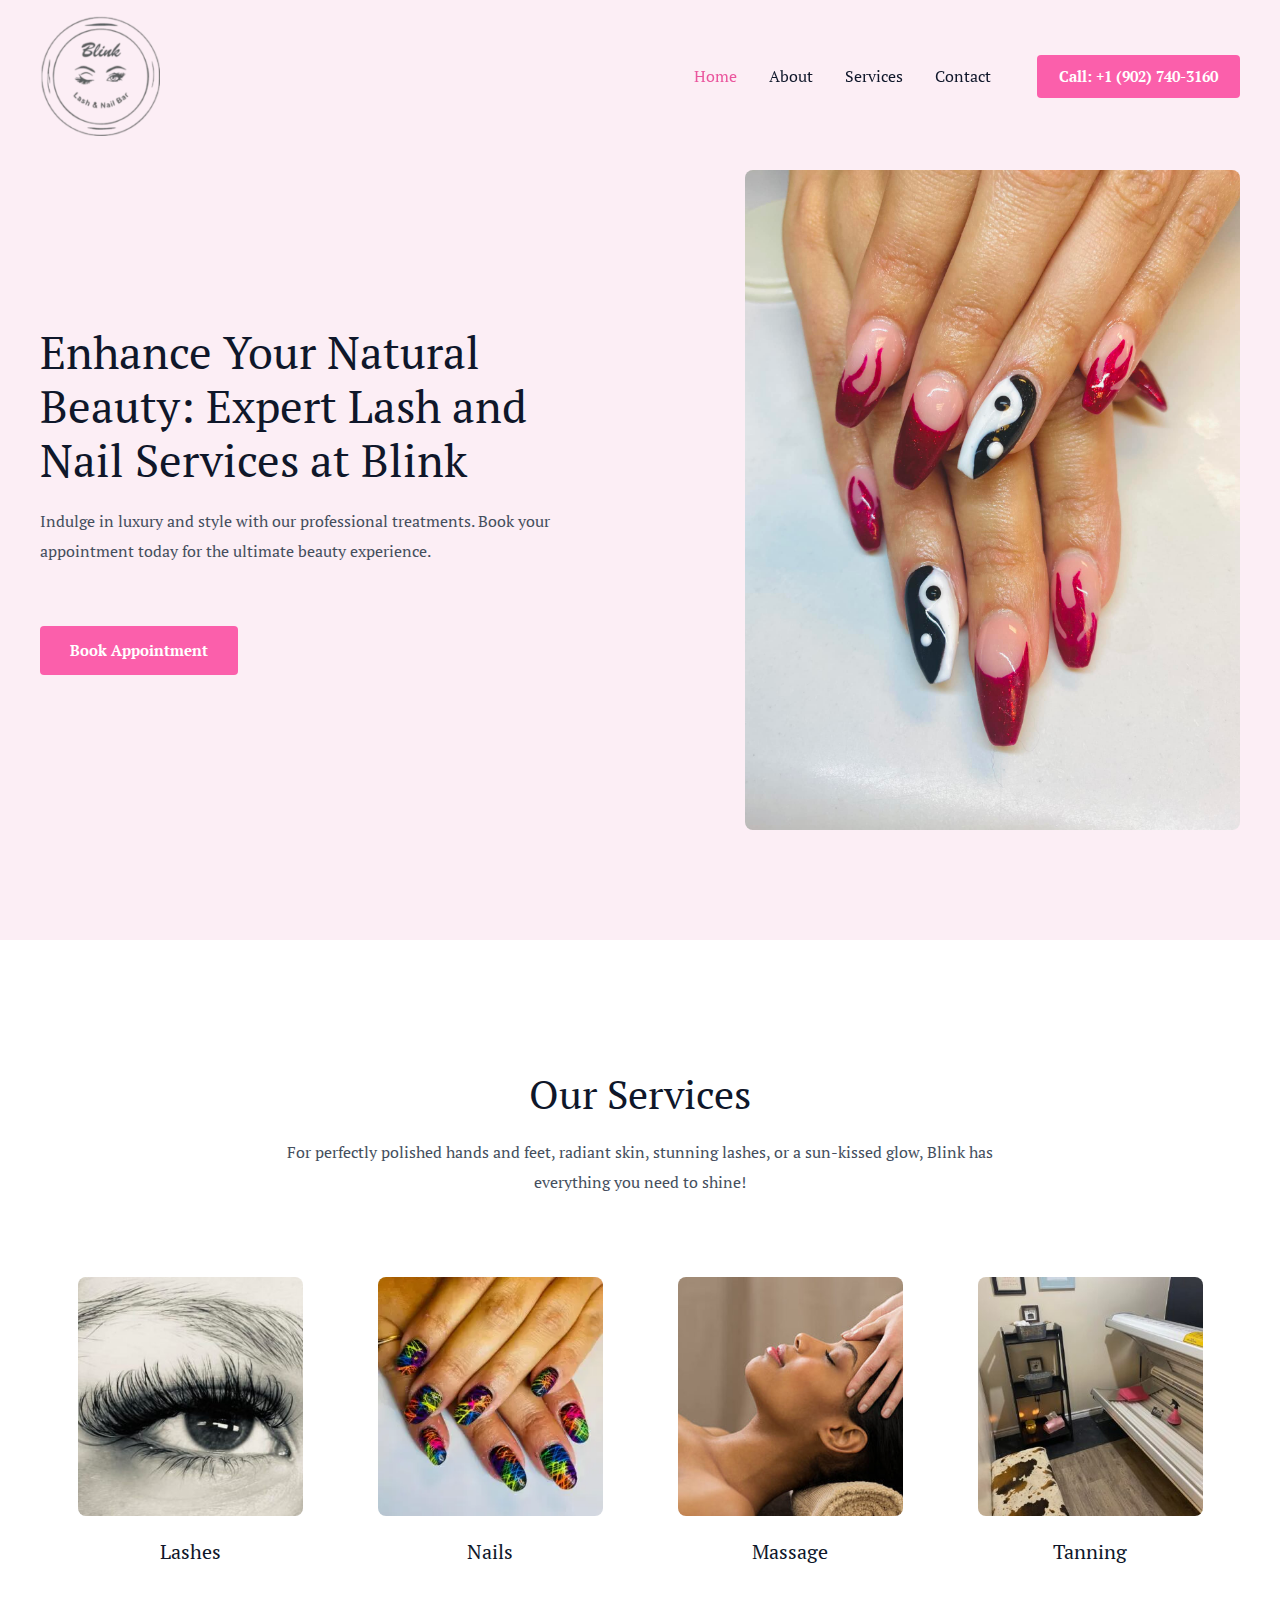
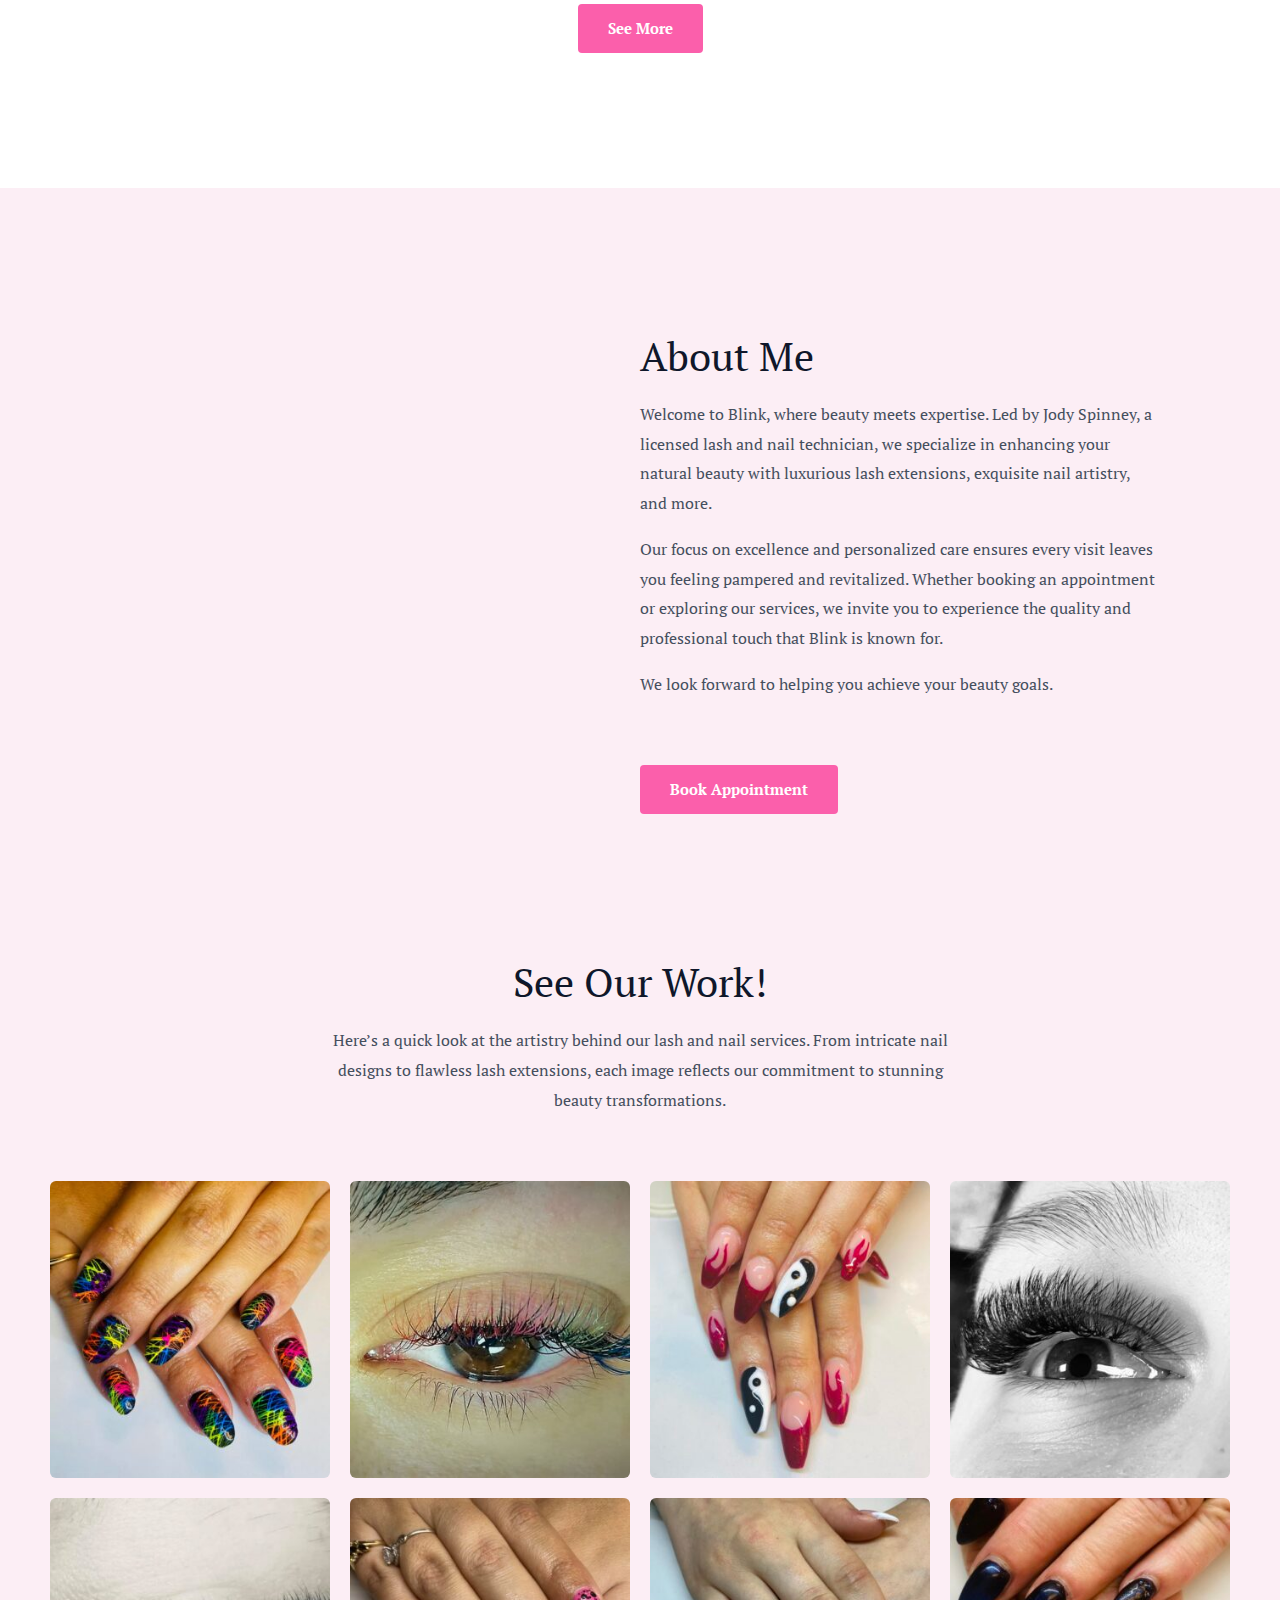
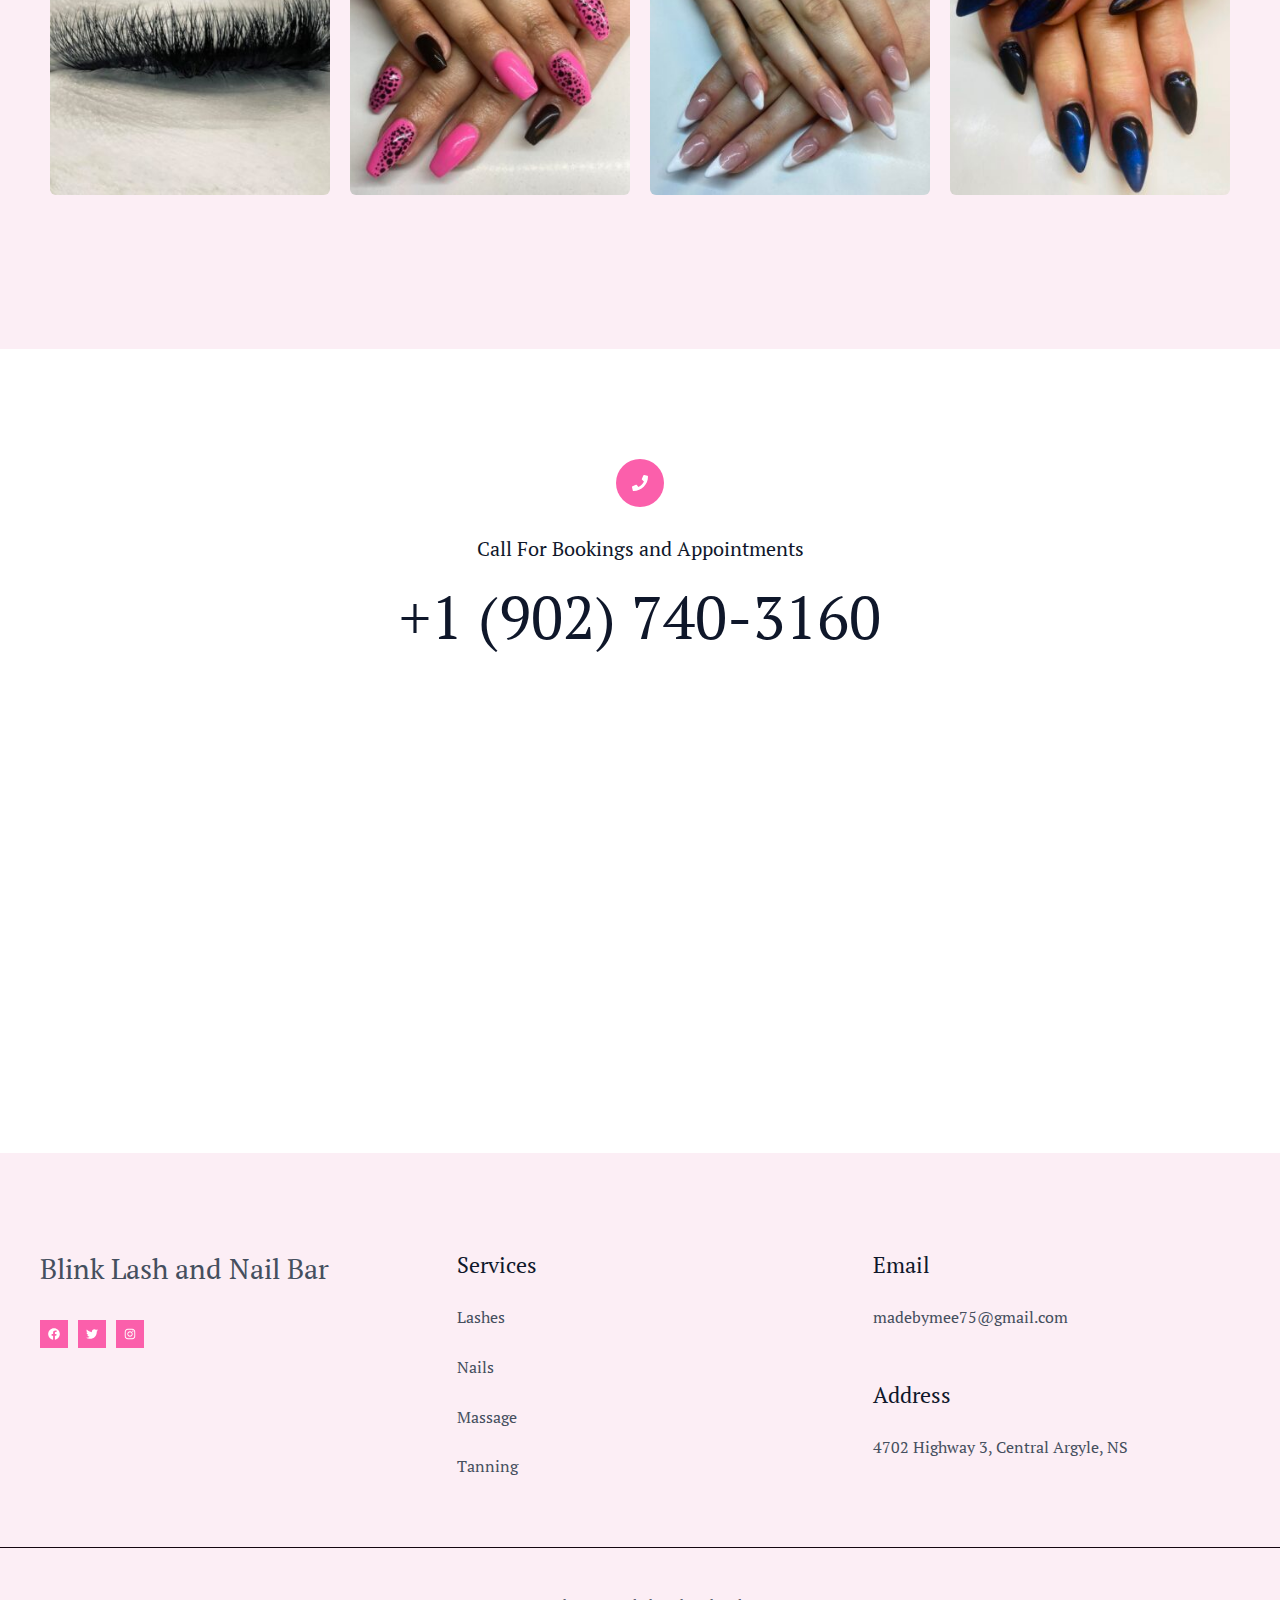
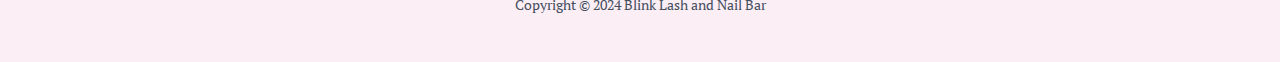
<file: index.html>
<!DOCTYPE html>
<html lang="en-US">
<head>
<meta charset="UTF-8">
<meta name="viewport" content="width=device-width, initial-scale=1">
	 <link rel="profile" href="https://gmpg.org/xfn/11"> 
	 <title>Blink Lash and Nail Bar &#8211; Where Elegance Meet Excellence</title>
<meta name="robots" content="max-image-preview:large">
<link rel="dns-prefetch" href="//fonts.googleapis.com">
<link rel="alternate" type="application/rss+xml" title="Blink Lash and Nail Bar &raquo; Feed" href="/feed/">
<link rel="alternate" type="application/rss+xml" title="Blink Lash and Nail Bar &raquo; Comments Feed" href="/comments/feed/">
<script>
window._wpemojiSettings = {"baseUrl":"https:\/\/s.w.org\/images\/core\/emoji\/15.0.3\/72x72\/","ext":".png","svgUrl":"https:\/\/s.w.org\/images\/core\/emoji\/15.0.3\/svg\/","svgExt":".svg","source":{"concatemoji":"\/wp-includes\/js\/wp-emoji-release.min.js?ver=6.6.1"}};
/*! This file is auto-generated */
!function(i,n){var o,s,e;function c(e){try{var t={supportTests:e,timestamp:(new Date).valueOf()};sessionStorage.setItem(o,JSON.stringify(t))}catch(e){}}function p(e,t,n){e.clearRect(0,0,e.canvas.width,e.canvas.height),e.fillText(t,0,0);var t=new Uint32Array(e.getImageData(0,0,e.canvas.width,e.canvas.height).data),r=(e.clearRect(0,0,e.canvas.width,e.canvas.height),e.fillText(n,0,0),new Uint32Array(e.getImageData(0,0,e.canvas.width,e.canvas.height).data));return t.every(function(e,t){return e===r[t]})}function u(e,t,n){switch(t){case"flag":return n(e,"🏳️‍⚧️","🏳️​⚧️")?!1:!n(e,"🇺🇳","🇺​🇳")&&!n(e,"🏴󠁧󠁢󠁥󠁮󠁧󠁿","🏴​󠁧​󠁢​󠁥​󠁮​󠁧​󠁿");case"emoji":return!n(e,"🐦‍⬛","🐦​⬛")}return!1}function f(e,t,n){var r="undefined"!=typeof WorkerGlobalScope&&self instanceof WorkerGlobalScope?new OffscreenCanvas(300,150):i.createElement("canvas"),a=r.getContext("2d",{willReadFrequently:!0}),o=(a.textBaseline="top",a.font="600 32px Arial",{});return e.forEach(function(e){o[e]=t(a,e,n)}),o}function t(e){var t=i.createElement("script");t.src=e,t.defer=!0,i.head.appendChild(t)}"undefined"!=typeof Promise&&(o="wpEmojiSettingsSupports",s=["flag","emoji"],n.supports={everything:!0,everythingExceptFlag:!0},e=new Promise(function(e){i.addEventListener("DOMContentLoaded",e,{once:!0})}),new Promise(function(t){var n=function(){try{var e=JSON.parse(sessionStorage.getItem(o));if("object"==typeof e&&"number"==typeof e.timestamp&&(new Date).valueOf()<e.timestamp+604800&&"object"==typeof e.supportTests)return e.supportTests}catch(e){}return null}();if(!n){if("undefined"!=typeof Worker&&"undefined"!=typeof OffscreenCanvas&&"undefined"!=typeof URL&&URL.createObjectURL&&"undefined"!=typeof Blob)try{var e="postMessage("+f.toString()+"("+[JSON.stringify(s),u.toString(),p.toString()].join(",")+"));",r=new Blob([e],{type:"text/javascript"}),a=new Worker(URL.createObjectURL(r),{name:"wpTestEmojiSupports"});return void(a.onmessage=function(e){c(n=e.data),a.terminate(),t(n)})}catch(e){}c(n=f(s,u,p))}t(n)}).then(function(e){for(var t in e)n.supports[t]=e[t],n.supports.everything=n.supports.everything&&n.supports[t],"flag"!==t&&(n.supports.everythingExceptFlag=n.supports.everythingExceptFlag&&n.supports[t]);n.supports.everythingExceptFlag=n.supports.everythingExceptFlag&&!n.supports.flag,n.DOMReady=!1,n.readyCallback=function(){n.DOMReady=!0}}).then(function(){return e}).then(function(){var e;n.supports.everything||(n.readyCallback(),(e=n.source||{}).concatemoji?t(e.concatemoji):e.wpemoji&&e.twemoji&&(t(e.twemoji),t(e.wpemoji)))}))}((window,document),window._wpemojiSettings);
</script>
<link rel="stylesheet" id="astra-theme-css-css" href="/wp-content/themes/astra/assets/css/minified/main.min.css?ver=4.8.0" media="all">
<style id="astra-theme-css-inline-css">:root{--ast-post-nav-space:0;--ast-container-default-xlg-padding:6.67em;--ast-container-default-lg-padding:5.67em;--ast-container-default-slg-padding:4.34em;--ast-container-default-md-padding:3.34em;--ast-container-default-sm-padding:6.67em;--ast-container-default-xs-padding:2.4em;--ast-container-default-xxs-padding:1.4em;--ast-code-block-background:#EEEEEE;--ast-comment-inputs-background:#FAFAFA;--ast-normal-container-width:1200px;--ast-narrow-container-width:750px;--ast-blog-title-font-weight:normal;--ast-blog-meta-weight:inherit;}html{font-size:100%;}a,.page-title{color:var(--ast-global-color-2);}a:hover,a:focus{color:var(--ast-global-color-1);}body,button,input,select,textarea,.ast-button,.ast-custom-button{font-family:'PT Serif',serif;font-weight:400;font-size:16px;font-size:1rem;}blockquote{color:var(--ast-global-color-3);}p,.entry-content p{margin-bottom:1em;}h1,.entry-content h1,h2,.entry-content h2,h3,.entry-content h3,h4,.entry-content h4,h5,.entry-content h5,h6,.entry-content h6,.site-title,.site-title a{font-weight:normal;}.site-title{font-size:32px;font-size:2rem;display:none;}header .custom-logo-link img{max-width:120px;width:120px;}.astra-logo-svg{width:120px;}.site-header .site-description{font-size:15px;font-size:0.9375rem;display:none;}.entry-title{font-size:30px;font-size:1.875rem;}.archive .ast-article-post .ast-article-inner,.blog .ast-article-post .ast-article-inner,.archive .ast-article-post .ast-article-inner:hover,.blog .ast-article-post .ast-article-inner:hover{overflow:hidden;}h1,.entry-content h1{font-size:45px;font-size:2.8125rem;font-weight:normal;line-height:1.2em;text-transform:none;}h2,.entry-content h2{font-size:40px;font-size:2.5rem;line-height:1.2em;}h3,.entry-content h3{font-size:28px;font-size:1.75rem;font-weight:normal;line-height:1.3em;}h4,.entry-content h4{font-size:24px;font-size:1.5rem;line-height:1.2em;}h5,.entry-content h5{font-size:20px;font-size:1.25rem;line-height:1.2em;}h6,.entry-content h6{font-size:15px;font-size:0.9375rem;line-height:1.25em;}::selection{background-color:var(--ast-global-color-0);color:#000000;}body,h1,.entry-title a,.entry-content h1,h2,.entry-content h2,h3,.entry-content h3,h4,.entry-content h4,h5,.entry-content h5,h6,.entry-content h6{color:var(--ast-global-color-3);}.tagcloud a:hover,.tagcloud a:focus,.tagcloud a.current-item{color:#ffffff;border-color:var(--ast-global-color-2);background-color:var(--ast-global-color-2);}input:focus,input[type="text"]:focus,input[type="email"]:focus,input[type="url"]:focus,input[type="password"]:focus,input[type="reset"]:focus,input[type="search"]:focus,textarea:focus{border-color:var(--ast-global-color-2);}input[type="radio"]:checked,input[type=reset],input[type="checkbox"]:checked,input[type="checkbox"]:hover:checked,input[type="checkbox"]:focus:checked,input[type=range]::-webkit-slider-thumb{border-color:var(--ast-global-color-2);background-color:var(--ast-global-color-2);box-shadow:none;}.site-footer a:hover + .post-count,.site-footer a:focus + .post-count{background:var(--ast-global-color-2);border-color:var(--ast-global-color-2);}.single .nav-links .nav-previous,.single .nav-links .nav-next{color:var(--ast-global-color-2);}.entry-meta,.entry-meta *{line-height:1.45;color:var(--ast-global-color-2);}.entry-meta a:not(.ast-button):hover,.entry-meta a:not(.ast-button):hover *,.entry-meta a:not(.ast-button):focus,.entry-meta a:not(.ast-button):focus *,.page-links > .page-link,.page-links .page-link:hover,.post-navigation a:hover{color:var(--ast-global-color-1);}#cat option,.secondary .calendar_wrap thead a,.secondary .calendar_wrap thead a:visited{color:var(--ast-global-color-2);}.secondary .calendar_wrap #today,.ast-progress-val span{background:var(--ast-global-color-2);}.secondary a:hover + .post-count,.secondary a:focus + .post-count{background:var(--ast-global-color-2);border-color:var(--ast-global-color-2);}.calendar_wrap #today > a{color:#ffffff;}.page-links .page-link,.single .post-navigation a{color:var(--ast-global-color-2);}.ast-search-menu-icon .search-form button.search-submit{padding:0 4px;}.ast-search-menu-icon form.search-form{padding-right:0;}.ast-search-menu-icon.slide-search input.search-field{width:0;}.ast-header-search .ast-search-menu-icon.ast-dropdown-active .search-form,.ast-header-search .ast-search-menu-icon.ast-dropdown-active .search-field:focus{transition:all 0.2s;}.search-form input.search-field:focus{outline:none;}.wp-block-latest-posts > li > a{color:var(--ast-global-color-2);}.widget-title,.widget .wp-block-heading{font-size:22px;font-size:1.375rem;color:var(--ast-global-color-3);}.ast-search-menu-icon.slide-search a:focus-visible:focus-visible,.astra-search-icon:focus-visible,#close:focus-visible,a:focus-visible,.ast-menu-toggle:focus-visible,.site .skip-link:focus-visible,.wp-block-loginout input:focus-visible,.wp-block-search.wp-block-search__button-inside .wp-block-search__inside-wrapper,.ast-header-navigation-arrow:focus-visible,.woocommerce .wc-proceed-to-checkout > .checkout-button:focus-visible,.woocommerce .woocommerce-MyAccount-navigation ul li a:focus-visible,.ast-orders-table__row .ast-orders-table__cell:focus-visible,.woocommerce .woocommerce-order-details .order-again > .button:focus-visible,.woocommerce .woocommerce-message a.button.wc-forward:focus-visible,.woocommerce #minus_qty:focus-visible,.woocommerce #plus_qty:focus-visible,a#ast-apply-coupon:focus-visible,.woocommerce .woocommerce-info a:focus-visible,.woocommerce .astra-shop-summary-wrap a:focus-visible,.woocommerce a.wc-forward:focus-visible,#ast-apply-coupon:focus-visible,.woocommerce-js .woocommerce-mini-cart-item a.remove:focus-visible,#close:focus-visible,.button.search-submit:focus-visible,#search_submit:focus,.normal-search:focus-visible,.ast-header-account-wrap:focus-visible,.woocommerce .ast-on-card-button.ast-quick-view-trigger:focus{outline-style:dotted;outline-color:inherit;outline-width:thin;}input:focus,input[type="text"]:focus,input[type="email"]:focus,input[type="url"]:focus,input[type="password"]:focus,input[type="reset"]:focus,input[type="search"]:focus,input[type="number"]:focus,textarea:focus,.wp-block-search__input:focus,[data-section="section-header-mobile-trigger"] .ast-button-wrap .ast-mobile-menu-trigger-minimal:focus,.ast-mobile-popup-drawer.active .menu-toggle-close:focus,.woocommerce-ordering select.orderby:focus,#ast-scroll-top:focus,#coupon_code:focus,.woocommerce-page #comment:focus,.woocommerce #reviews #respond input#submit:focus,.woocommerce a.add_to_cart_button:focus,.woocommerce .button.single_add_to_cart_button:focus,.woocommerce .woocommerce-cart-form button:focus,.woocommerce .woocommerce-cart-form__cart-item .quantity .qty:focus,.woocommerce .woocommerce-billing-fields .woocommerce-billing-fields__field-wrapper .woocommerce-input-wrapper > .input-text:focus,.woocommerce #order_comments:focus,.woocommerce #place_order:focus,.woocommerce .woocommerce-address-fields .woocommerce-address-fields__field-wrapper .woocommerce-input-wrapper > .input-text:focus,.woocommerce .woocommerce-MyAccount-content form button:focus,.woocommerce .woocommerce-MyAccount-content .woocommerce-EditAccountForm .woocommerce-form-row .woocommerce-Input.input-text:focus,.woocommerce .ast-woocommerce-container .woocommerce-pagination ul.page-numbers li a:focus,body #content .woocommerce form .form-row .select2-container--default .select2-selection--single:focus,#ast-coupon-code:focus,.woocommerce.woocommerce-js .quantity input[type=number]:focus,.woocommerce-js .woocommerce-mini-cart-item .quantity input[type=number]:focus,.woocommerce p#ast-coupon-trigger:focus{border-style:dotted;border-color:inherit;border-width:thin;}input{outline:none;}.site-logo-img img{ transition:all 0.2s linear;}body .ast-oembed-container *{position:absolute;top:0;width:100%;height:100%;left:0;}body .wp-block-embed-pocket-casts .ast-oembed-container *{position:unset;}.ast-single-post-featured-section + article {margin-top: 2em;}.site-content .ast-single-post-featured-section img {width: 100%;overflow: hidden;object-fit: cover;}.site > .ast-single-related-posts-container {margin-top: 0;}@media (min-width: 922px) {.ast-desktop .ast-container--narrow {max-width: var(--ast-narrow-container-width);margin: 0 auto;}}.ast-page-builder-template .hentry {margin: 0;}.ast-page-builder-template .site-content > .ast-container {max-width: 100%;padding: 0;}.ast-page-builder-template .site .site-content #primary {padding: 0;margin: 0;}.ast-page-builder-template .no-results {text-align: center;margin: 4em auto;}.ast-page-builder-template .ast-pagination {padding: 2em;}.ast-page-builder-template .entry-header.ast-no-title.ast-no-thumbnail {margin-top: 0;}.ast-page-builder-template .entry-header.ast-header-without-markup {margin-top: 0;margin-bottom: 0;}.ast-page-builder-template .entry-header.ast-no-title.ast-no-meta {margin-bottom: 0;}.ast-page-builder-template.single .post-navigation {padding-bottom: 2em;}.ast-page-builder-template.single-post .site-content > .ast-container {max-width: 100%;}.ast-page-builder-template .entry-header {margin-top: 4em;margin-left: auto;margin-right: auto;padding-left: 20px;padding-right: 20px;}.single.ast-page-builder-template .entry-header {padding-left: 20px;padding-right: 20px;}.ast-page-builder-template .ast-archive-description {margin: 4em auto 0;padding-left: 20px;padding-right: 20px;}.ast-page-builder-template.ast-no-sidebar .entry-content .alignwide {margin-left: 0;margin-right: 0;}@media (max-width:921.9px){#ast-desktop-header{display:none;}}@media (min-width:922px){#ast-mobile-header{display:none;}}.wp-block-buttons.aligncenter{justify-content:center;}@media (max-width:921px){.ast-theme-transparent-header #primary,.ast-theme-transparent-header #secondary{padding:0;}}@media (max-width:921px){.ast-plain-container.ast-no-sidebar #primary{padding:0;}}.ast-plain-container.ast-no-sidebar #primary{margin-top:0;margin-bottom:0;}.wp-block-buttons .wp-block-button.is-style-outline .wp-block-button__link.wp-element-button,.ast-outline-button,.wp-block-uagb-buttons-child .uagb-buttons-repeater.ast-outline-button{border-color:var(--ast-global-color-0);border-top-width:2px;border-right-width:2px;border-bottom-width:2px;border-left-width:2px;font-family:inherit;font-weight:600;font-size:15px;font-size:0.9375rem;line-height:1em;border-top-left-radius:4px;border-top-right-radius:4px;border-bottom-right-radius:4px;border-bottom-left-radius:4px;}.wp-block-button.is-style-outline .wp-block-button__link:hover,.wp-block-buttons .wp-block-button.is-style-outline .wp-block-button__link:focus,.wp-block-buttons .wp-block-button.is-style-outline > .wp-block-button__link:not(.has-text-color):hover,.wp-block-buttons .wp-block-button.wp-block-button__link.is-style-outline:not(.has-text-color):hover,.ast-outline-button:hover,.ast-outline-button:focus,.wp-block-uagb-buttons-child .uagb-buttons-repeater.ast-outline-button:hover,.wp-block-uagb-buttons-child .uagb-buttons-repeater.ast-outline-button:focus{background-color:var(--ast-global-color-1);}.wp-block-button .wp-block-button__link.wp-element-button.is-style-outline:not(.has-background),.wp-block-button.is-style-outline>.wp-block-button__link.wp-element-button:not(.has-background),.ast-outline-button{background-color:var(--ast-global-color-0);}@media (max-width:544px){.wp-block-buttons .wp-block-button.is-style-outline .wp-block-button__link.wp-element-button,.ast-outline-button,.wp-block-uagb-buttons-child .uagb-buttons-repeater.ast-outline-button{font-size:14px;font-size:0.875rem;}}.entry-content[ast-blocks-layout] > figure{margin-bottom:1em;}@media (max-width:921px){.ast-separate-container #primary,.ast-separate-container #secondary{padding:1.5em 0;}#primary,#secondary{padding:1.5em 0;margin:0;}.ast-left-sidebar #content > .ast-container{display:flex;flex-direction:column-reverse;width:100%;}.ast-separate-container .ast-article-post,.ast-separate-container .ast-article-single{padding:1.5em 2.14em;}.ast-author-box img.avatar{margin:20px 0 0 0;}}@media (min-width:922px){.ast-separate-container.ast-right-sidebar #primary,.ast-separate-container.ast-left-sidebar #primary{border:0;}.search-no-results.ast-separate-container #primary{margin-bottom:4em;}}.elementor-button-wrapper .elementor-button{border-style:solid;text-decoration:none;border-top-width:0px;border-right-width:0px;border-left-width:0px;border-bottom-width:0px;}body .elementor-button.elementor-size-sm,body .elementor-button.elementor-size-xs,body .elementor-button.elementor-size-md,body .elementor-button.elementor-size-lg,body .elementor-button.elementor-size-xl,body .elementor-button{border-top-left-radius:4px;border-top-right-radius:4px;border-bottom-right-radius:4px;border-bottom-left-radius:4px;padding-top:17px;padding-right:30px;padding-bottom:17px;padding-left:30px;}.elementor-button-wrapper .elementor-button{border-color:var(--ast-global-color-0);background-color:var(--ast-global-color-0);}.elementor-button-wrapper .elementor-button:hover,.elementor-button-wrapper .elementor-button:focus{color:#ffffff;background-color:var(--ast-global-color-1);border-color:var(--ast-global-color-1);}.wp-block-button .wp-block-button__link ,.elementor-button-wrapper .elementor-button,.elementor-button-wrapper .elementor-button:visited{color:#ffffff;}.elementor-button-wrapper .elementor-button{font-weight:600;font-size:15px;font-size:0.9375rem;line-height:1em;}body .elementor-button.elementor-size-sm,body .elementor-button.elementor-size-xs,body .elementor-button.elementor-size-md,body .elementor-button.elementor-size-lg,body .elementor-button.elementor-size-xl,body .elementor-button{font-size:15px;font-size:0.9375rem;}.wp-block-button .wp-block-button__link:hover,.wp-block-button .wp-block-button__link:focus{color:#ffffff;background-color:var(--ast-global-color-1);border-color:var(--ast-global-color-1);}.elementor-widget-heading h1.elementor-heading-title{line-height:1.2em;}.elementor-widget-heading h2.elementor-heading-title{line-height:1.2em;}.elementor-widget-heading h3.elementor-heading-title{line-height:1.3em;}.elementor-widget-heading h4.elementor-heading-title{line-height:1.2em;}.elementor-widget-heading h5.elementor-heading-title{line-height:1.2em;}.elementor-widget-heading h6.elementor-heading-title{line-height:1.25em;}.wp-block-button .wp-block-button__link,.wp-block-search .wp-block-search__button,body .wp-block-file .wp-block-file__button{border-style:solid;border-top-width:0px;border-right-width:0px;border-left-width:0px;border-bottom-width:0px;border-color:var(--ast-global-color-0);background-color:var(--ast-global-color-0);color:#ffffff;font-family:inherit;font-weight:600;line-height:1em;font-size:15px;font-size:0.9375rem;border-top-left-radius:4px;border-top-right-radius:4px;border-bottom-right-radius:4px;border-bottom-left-radius:4px;padding-top:17px;padding-right:30px;padding-bottom:17px;padding-left:30px;}@media (max-width:544px){.wp-block-button .wp-block-button__link,.wp-block-search .wp-block-search__button,body .wp-block-file .wp-block-file__button{font-size:14px;font-size:0.875rem;}}.menu-toggle,button,.ast-button,.ast-custom-button,.button,input#submit,input[type="button"],input[type="submit"],input[type="reset"],form[CLASS*="wp-block-search__"].wp-block-search .wp-block-search__inside-wrapper .wp-block-search__button,body .wp-block-file .wp-block-file__button,.woocommerce-js a.button,.woocommerce button.button,.woocommerce .woocommerce-message a.button,.woocommerce #respond input#submit.alt,.woocommerce input.button.alt,.woocommerce input.button,.woocommerce input.button:disabled,.woocommerce input.button:disabled[disabled],.woocommerce input.button:disabled:hover,.woocommerce input.button:disabled[disabled]:hover,.woocommerce #respond input#submit,.woocommerce button.button.alt.disabled,.wc-block-grid__products .wc-block-grid__product .wp-block-button__link,.wc-block-grid__product-onsale,[CLASS*="wc-block"] button,.woocommerce-js .astra-cart-drawer .astra-cart-drawer-content .woocommerce-mini-cart__buttons .button:not(.checkout):not(.ast-continue-shopping),.woocommerce-js .astra-cart-drawer .astra-cart-drawer-content .woocommerce-mini-cart__buttons a.checkout,.woocommerce button.button.alt.disabled.wc-variation-selection-needed,[CLASS*="wc-block"] .wc-block-components-button{border-style:solid;border-top-width:0px;border-right-width:0px;border-left-width:0px;border-bottom-width:0px;color:#ffffff;border-color:var(--ast-global-color-0);background-color:var(--ast-global-color-0);padding-top:17px;padding-right:30px;padding-bottom:17px;padding-left:30px;font-family:inherit;font-weight:600;font-size:15px;font-size:0.9375rem;line-height:1em;border-top-left-radius:4px;border-top-right-radius:4px;border-bottom-right-radius:4px;border-bottom-left-radius:4px;}button:focus,.menu-toggle:hover,button:hover,.ast-button:hover,.ast-custom-button:hover .button:hover,.ast-custom-button:hover ,input[type=reset]:hover,input[type=reset]:focus,input#submit:hover,input#submit:focus,input[type="button"]:hover,input[type="button"]:focus,input[type="submit"]:hover,input[type="submit"]:focus,form[CLASS*="wp-block-search__"].wp-block-search .wp-block-search__inside-wrapper .wp-block-search__button:hover,form[CLASS*="wp-block-search__"].wp-block-search .wp-block-search__inside-wrapper .wp-block-search__button:focus,body .wp-block-file .wp-block-file__button:hover,body .wp-block-file .wp-block-file__button:focus,.woocommerce-js a.button:hover,.woocommerce button.button:hover,.woocommerce .woocommerce-message a.button:hover,.woocommerce #respond input#submit:hover,.woocommerce #respond input#submit.alt:hover,.woocommerce input.button.alt:hover,.woocommerce input.button:hover,.woocommerce button.button.alt.disabled:hover,.wc-block-grid__products .wc-block-grid__product .wp-block-button__link:hover,[CLASS*="wc-block"] button:hover,.woocommerce-js .astra-cart-drawer .astra-cart-drawer-content .woocommerce-mini-cart__buttons .button:not(.checkout):not(.ast-continue-shopping):hover,.woocommerce-js .astra-cart-drawer .astra-cart-drawer-content .woocommerce-mini-cart__buttons a.checkout:hover,.woocommerce button.button.alt.disabled.wc-variation-selection-needed:hover,[CLASS*="wc-block"] .wc-block-components-button:hover,[CLASS*="wc-block"] .wc-block-components-button:focus{color:#ffffff;background-color:var(--ast-global-color-1);border-color:var(--ast-global-color-1);}@media (max-width:544px){.menu-toggle,button,.ast-button,.ast-custom-button,.button,input#submit,input[type="button"],input[type="submit"],input[type="reset"],form[CLASS*="wp-block-search__"].wp-block-search .wp-block-search__inside-wrapper .wp-block-search__button,body .wp-block-file .wp-block-file__button,.woocommerce-js a.button,.woocommerce button.button,.woocommerce .woocommerce-message a.button,.woocommerce #respond input#submit.alt,.woocommerce input.button.alt,.woocommerce input.button,.woocommerce input.button:disabled,.woocommerce input.button:disabled[disabled],.woocommerce input.button:disabled:hover,.woocommerce input.button:disabled[disabled]:hover,.woocommerce #respond input#submit,.woocommerce button.button.alt.disabled,.wc-block-grid__products .wc-block-grid__product .wp-block-button__link,.wc-block-grid__product-onsale,[CLASS*="wc-block"] button,.woocommerce-js .astra-cart-drawer .astra-cart-drawer-content .woocommerce-mini-cart__buttons .button:not(.checkout):not(.ast-continue-shopping),.woocommerce-js .astra-cart-drawer .astra-cart-drawer-content .woocommerce-mini-cart__buttons a.checkout,.woocommerce button.button.alt.disabled.wc-variation-selection-needed,[CLASS*="wc-block"] .wc-block-components-button{font-size:14px;font-size:0.875rem;}}@media (max-width:921px){.ast-mobile-header-stack .main-header-bar .ast-search-menu-icon{display:inline-block;}.ast-header-break-point.ast-header-custom-item-outside .ast-mobile-header-stack .main-header-bar .ast-search-icon{margin:0;}.ast-comment-avatar-wrap img{max-width:2.5em;}.ast-comment-meta{padding:0 1.8888em 1.3333em;}.ast-separate-container .ast-comment-list li.depth-1{padding:1.5em 2.14em;}.ast-separate-container .comment-respond{padding:2em 2.14em;}}@media (min-width:544px){.ast-container{max-width:100%;}}@media (max-width:544px){.ast-separate-container .ast-article-post,.ast-separate-container .ast-article-single,.ast-separate-container .comments-title,.ast-separate-container .ast-archive-description{padding:1.5em 1em;}.ast-separate-container #content .ast-container{padding-left:0.54em;padding-right:0.54em;}.ast-separate-container .ast-comment-list .bypostauthor{padding:.5em;}.ast-search-menu-icon.ast-dropdown-active .search-field{width:170px;}.menu-toggle,button,.ast-button,.button,input#submit,input[type="button"],input[type="submit"],input[type="reset"]{font-size:14px;font-size:0.875rem;}} #ast-mobile-header .ast-site-header-cart-li a{pointer-events:none;}body,.ast-separate-container{background-color:var(--ast-global-color-4);background-image:none;}@media (max-width:921px){.site-title{display:none;}.site-header .site-description{display:none;}h1,.entry-content h1{font-size:32px;}h2,.entry-content h2{font-size:32px;}h3,.entry-content h3{font-size:24px;}h4,.entry-content h4{font-size:20px;font-size:1.25rem;}h5,.entry-content h5{font-size:18px;font-size:1.125rem;}h6,.entry-content h6{font-size:14px;font-size:0.875rem;}.astra-logo-svg{width:160px;}header .custom-logo-link img,.ast-header-break-point .site-logo-img .custom-mobile-logo-link img{max-width:160px;width:160px;}}@media (max-width:544px){.site-title{font-size:23px;font-size:1.4375rem;display:none;}.site-header .site-description{display:none;}h1,.entry-content h1{font-size:26px;}h2,.entry-content h2{font-size:24px;}h3,.entry-content h3{font-size:22px;}h4,.entry-content h4{font-size:18px;font-size:1.125rem;}h5,.entry-content h5{font-size:16px;font-size:1rem;}h6,.entry-content h6{font-size:13px;font-size:0.8125rem;}header .custom-logo-link img,.ast-header-break-point .site-branding img,.ast-header-break-point .custom-logo-link img{max-width:160px;width:160px;}.astra-logo-svg{width:160px;}.ast-header-break-point .site-logo-img .custom-mobile-logo-link img{max-width:160px;}}@media (max-width:921px){html{font-size:91.2%;}}@media (max-width:544px){html{font-size:91.2%;}}@media (min-width:922px){.ast-container{max-width:1240px;}}@media (min-width:922px){.site-content .ast-container{display:flex;}}@media (max-width:921px){.site-content .ast-container{flex-direction:column;}}@media (min-width:922px){.main-header-menu .sub-menu .menu-item.ast-left-align-sub-menu:hover > .sub-menu,.main-header-menu .sub-menu .menu-item.ast-left-align-sub-menu.focus > .sub-menu{margin-left:-0px;}}.ast-theme-transparent-header [data-section="section-header-mobile-trigger"] .ast-button-wrap .ast-mobile-menu-trigger-minimal{background:transparent;}.site .comments-area{padding-bottom:3em;}.wp-block-file {display: flex;align-items: center;flex-wrap: wrap;justify-content: space-between;}.wp-block-pullquote {border: none;}.wp-block-pullquote blockquote::before {content: "\201D";font-family: "Helvetica",sans-serif;display: flex;transform: rotate( 180deg );font-size: 6rem;font-style: normal;line-height: 1;font-weight: bold;align-items: center;justify-content: center;}.has-text-align-right > blockquote::before {justify-content: flex-start;}.has-text-align-left > blockquote::before {justify-content: flex-end;}figure.wp-block-pullquote.is-style-solid-color blockquote {max-width: 100%;text-align: inherit;}html body {--wp--custom--ast-default-block-top-padding: 3em;--wp--custom--ast-default-block-right-padding: 3em;--wp--custom--ast-default-block-bottom-padding: 3em;--wp--custom--ast-default-block-left-padding: 3em;--wp--custom--ast-container-width: 1200px;--wp--custom--ast-content-width-size: 1200px;--wp--custom--ast-wide-width-size: calc(1200px + var(--wp--custom--ast-default-block-left-padding) + var(--wp--custom--ast-default-block-right-padding));}.ast-narrow-container {--wp--custom--ast-content-width-size: 750px;--wp--custom--ast-wide-width-size: 750px;}@media(max-width: 921px) {html body {--wp--custom--ast-default-block-top-padding: 3em;--wp--custom--ast-default-block-right-padding: 2em;--wp--custom--ast-default-block-bottom-padding: 3em;--wp--custom--ast-default-block-left-padding: 2em;}}@media(max-width: 544px) {html body {--wp--custom--ast-default-block-top-padding: 3em;--wp--custom--ast-default-block-right-padding: 1.5em;--wp--custom--ast-default-block-bottom-padding: 3em;--wp--custom--ast-default-block-left-padding: 1.5em;}}.entry-content > .wp-block-group,.entry-content > .wp-block-cover,.entry-content > .wp-block-columns {padding-top: var(--wp--custom--ast-default-block-top-padding);padding-right: var(--wp--custom--ast-default-block-right-padding);padding-bottom: var(--wp--custom--ast-default-block-bottom-padding);padding-left: var(--wp--custom--ast-default-block-left-padding);}.ast-plain-container.ast-no-sidebar .entry-content > .alignfull,.ast-page-builder-template .ast-no-sidebar .entry-content > .alignfull {margin-left: calc( -50vw + 50%);margin-right: calc( -50vw + 50%);max-width: 100vw;width: 100vw;}.ast-plain-container.ast-no-sidebar .entry-content .alignfull .alignfull,.ast-page-builder-template.ast-no-sidebar .entry-content .alignfull .alignfull,.ast-plain-container.ast-no-sidebar .entry-content .alignfull .alignwide,.ast-page-builder-template.ast-no-sidebar .entry-content .alignfull .alignwide,.ast-plain-container.ast-no-sidebar .entry-content .alignwide .alignfull,.ast-page-builder-template.ast-no-sidebar .entry-content .alignwide .alignfull,.ast-plain-container.ast-no-sidebar .entry-content .alignwide .alignwide,.ast-page-builder-template.ast-no-sidebar .entry-content .alignwide .alignwide,.ast-plain-container.ast-no-sidebar .entry-content .wp-block-column .alignfull,.ast-page-builder-template.ast-no-sidebar .entry-content .wp-block-column .alignfull,.ast-plain-container.ast-no-sidebar .entry-content .wp-block-column .alignwide,.ast-page-builder-template.ast-no-sidebar .entry-content .wp-block-column .alignwide {margin-left: auto;margin-right: auto;width: 100%;}[ast-blocks-layout] .wp-block-separator:not(.is-style-dots) {height: 0;}[ast-blocks-layout] .wp-block-separator {margin: 20px auto;}[ast-blocks-layout] .wp-block-separator:not(.is-style-wide):not(.is-style-dots) {max-width: 100px;}[ast-blocks-layout] .wp-block-separator.has-background {padding: 0;}.entry-content[ast-blocks-layout] > * {max-width: var(--wp--custom--ast-content-width-size);margin-left: auto;margin-right: auto;}.entry-content[ast-blocks-layout] > .alignwide {max-width: var(--wp--custom--ast-wide-width-size);}.entry-content[ast-blocks-layout] .alignfull {max-width: none;}.entry-content .wp-block-columns {margin-bottom: 0;}blockquote {margin: 1.5em;border-color: rgba(0,0,0,0.05);}.wp-block-quote:not(.has-text-align-right):not(.has-text-align-center) {border-left: 5px solid rgba(0,0,0,0.05);}.has-text-align-right > blockquote,blockquote.has-text-align-right {border-right: 5px solid rgba(0,0,0,0.05);}.has-text-align-left > blockquote,blockquote.has-text-align-left {border-left: 5px solid rgba(0,0,0,0.05);}.wp-block-site-tagline,.wp-block-latest-posts .read-more {margin-top: 15px;}.wp-block-loginout p label {display: block;}.wp-block-loginout p:not(.login-remember):not(.login-submit) input {width: 100%;}.wp-block-loginout input:focus {border-color: transparent;}.wp-block-loginout input:focus {outline: thin dotted;}.entry-content .wp-block-media-text .wp-block-media-text__content {padding: 0 0 0 8%;}.entry-content .wp-block-media-text.has-media-on-the-right .wp-block-media-text__content {padding: 0 8% 0 0;}.entry-content .wp-block-media-text.has-background .wp-block-media-text__content {padding: 8%;}.entry-content .wp-block-cover:not([class*="background-color"]) .wp-block-cover__inner-container,.entry-content .wp-block-cover:not([class*="background-color"]) .wp-block-cover-image-text,.entry-content .wp-block-cover:not([class*="background-color"]) .wp-block-cover-text,.entry-content .wp-block-cover-image:not([class*="background-color"]) .wp-block-cover__inner-container,.entry-content .wp-block-cover-image:not([class*="background-color"]) .wp-block-cover-image-text,.entry-content .wp-block-cover-image:not([class*="background-color"]) .wp-block-cover-text {color: var(--ast-global-color-5);}.wp-block-loginout .login-remember input {width: 1.1rem;height: 1.1rem;margin: 0 5px 4px 0;vertical-align: middle;}.wp-block-latest-posts > li > *:first-child,.wp-block-latest-posts:not(.is-grid) > li:first-child {margin-top: 0;}.entry-content .wp-block-buttons,.entry-content .wp-block-uagb-buttons {margin-bottom: 1.5em;}.wp-block-search__inside-wrapper .wp-block-search__input {padding: 0 10px;color: var(--ast-global-color-3);background: var(--ast-global-color-5);border-color: var(--ast-border-color);}.wp-block-latest-posts .read-more {margin-bottom: 1.5em;}.wp-block-search__no-button .wp-block-search__inside-wrapper .wp-block-search__input {padding-top: 5px;padding-bottom: 5px;}.wp-block-latest-posts .wp-block-latest-posts__post-date,.wp-block-latest-posts .wp-block-latest-posts__post-author {font-size: 1rem;}.wp-block-latest-posts > li > *,.wp-block-latest-posts:not(.is-grid) > li {margin-top: 12px;margin-bottom: 12px;}.ast-page-builder-template .entry-content[ast-blocks-layout] > *,.ast-page-builder-template .entry-content[ast-blocks-layout] > .alignfull > * {max-width: none;}.ast-page-builder-template .entry-content[ast-blocks-layout] > .alignwide > * {max-width: var(--wp--custom--ast-wide-width-size);}.ast-page-builder-template .entry-content[ast-blocks-layout] > .inherit-container-width > *,.ast-page-builder-template .entry-content[ast-blocks-layout] > * > *,.entry-content[ast-blocks-layout] > .wp-block-cover .wp-block-cover__inner-container {max-width: var(--wp--custom--ast-content-width-size) ;margin-left: auto;margin-right: auto;}.entry-content[ast-blocks-layout] .wp-block-cover:not(.alignleft):not(.alignright) {width: auto;}@media(max-width: 1200px) {.ast-separate-container .entry-content > .alignfull,.ast-separate-container .entry-content[ast-blocks-layout] > .alignwide,.ast-plain-container .entry-content[ast-blocks-layout] > .alignwide,.ast-plain-container .entry-content .alignfull {margin-left: calc(-1 * min(var(--ast-container-default-xlg-padding),20px)) ;margin-right: calc(-1 * min(var(--ast-container-default-xlg-padding),20px));}}@media(min-width: 1201px) {.ast-separate-container .entry-content > .alignfull {margin-left: calc(-1 * var(--ast-container-default-xlg-padding) );margin-right: calc(-1 * var(--ast-container-default-xlg-padding) );}.ast-separate-container .entry-content[ast-blocks-layout] > .alignwide,.ast-plain-container .entry-content[ast-blocks-layout] > .alignwide {margin-left: calc(-1 * var(--wp--custom--ast-default-block-left-padding) );margin-right: calc(-1 * var(--wp--custom--ast-default-block-right-padding) );}}@media(min-width: 921px) {.ast-separate-container .entry-content .wp-block-group.alignwide:not(.inherit-container-width) > :where(:not(.alignleft):not(.alignright)),.ast-plain-container .entry-content .wp-block-group.alignwide:not(.inherit-container-width) > :where(:not(.alignleft):not(.alignright)) {max-width: calc( var(--wp--custom--ast-content-width-size) + 80px );}.ast-plain-container.ast-right-sidebar .entry-content[ast-blocks-layout] .alignfull,.ast-plain-container.ast-left-sidebar .entry-content[ast-blocks-layout] .alignfull {margin-left: -60px;margin-right: -60px;}}@media(min-width: 544px) {.entry-content > .alignleft {margin-right: 20px;}.entry-content > .alignright {margin-left: 20px;}}@media (max-width:544px){.wp-block-columns .wp-block-column:not(:last-child){margin-bottom:20px;}.wp-block-latest-posts{margin:0;}}@media( max-width: 600px ) {.entry-content .wp-block-media-text .wp-block-media-text__content,.entry-content .wp-block-media-text.has-media-on-the-right .wp-block-media-text__content {padding: 8% 0 0;}.entry-content .wp-block-media-text.has-background .wp-block-media-text__content {padding: 8%;}}.ast-page-builder-template .entry-header {padding-left: 0;}.ast-narrow-container .site-content .wp-block-uagb-image--align-full .wp-block-uagb-image__figure {max-width: 100%;margin-left: auto;margin-right: auto;}:root .has-ast-global-color-0-color{color:var(--ast-global-color-0);}:root .has-ast-global-color-0-background-color{background-color:var(--ast-global-color-0);}:root .wp-block-button .has-ast-global-color-0-color{color:var(--ast-global-color-0);}:root .wp-block-button .has-ast-global-color-0-background-color{background-color:var(--ast-global-color-0);}:root .has-ast-global-color-1-color{color:var(--ast-global-color-1);}:root .has-ast-global-color-1-background-color{background-color:var(--ast-global-color-1);}:root .wp-block-button .has-ast-global-color-1-color{color:var(--ast-global-color-1);}:root .wp-block-button .has-ast-global-color-1-background-color{background-color:var(--ast-global-color-1);}:root .has-ast-global-color-2-color{color:var(--ast-global-color-2);}:root .has-ast-global-color-2-background-color{background-color:var(--ast-global-color-2);}:root .wp-block-button .has-ast-global-color-2-color{color:var(--ast-global-color-2);}:root .wp-block-button .has-ast-global-color-2-background-color{background-color:var(--ast-global-color-2);}:root .has-ast-global-color-3-color{color:var(--ast-global-color-3);}:root .has-ast-global-color-3-background-color{background-color:var(--ast-global-color-3);}:root .wp-block-button .has-ast-global-color-3-color{color:var(--ast-global-color-3);}:root .wp-block-button .has-ast-global-color-3-background-color{background-color:var(--ast-global-color-3);}:root .has-ast-global-color-4-color{color:var(--ast-global-color-4);}:root .has-ast-global-color-4-background-color{background-color:var(--ast-global-color-4);}:root .wp-block-button .has-ast-global-color-4-color{color:var(--ast-global-color-4);}:root .wp-block-button .has-ast-global-color-4-background-color{background-color:var(--ast-global-color-4);}:root .has-ast-global-color-5-color{color:var(--ast-global-color-5);}:root .has-ast-global-color-5-background-color{background-color:var(--ast-global-color-5);}:root .wp-block-button .has-ast-global-color-5-color{color:var(--ast-global-color-5);}:root .wp-block-button .has-ast-global-color-5-background-color{background-color:var(--ast-global-color-5);}:root .has-ast-global-color-6-color{color:var(--ast-global-color-6);}:root .has-ast-global-color-6-background-color{background-color:var(--ast-global-color-6);}:root .wp-block-button .has-ast-global-color-6-color{color:var(--ast-global-color-6);}:root .wp-block-button .has-ast-global-color-6-background-color{background-color:var(--ast-global-color-6);}:root .has-ast-global-color-7-color{color:var(--ast-global-color-7);}:root .has-ast-global-color-7-background-color{background-color:var(--ast-global-color-7);}:root .wp-block-button .has-ast-global-color-7-color{color:var(--ast-global-color-7);}:root .wp-block-button .has-ast-global-color-7-background-color{background-color:var(--ast-global-color-7);}:root .has-ast-global-color-8-color{color:var(--ast-global-color-8);}:root .has-ast-global-color-8-background-color{background-color:var(--ast-global-color-8);}:root .wp-block-button .has-ast-global-color-8-color{color:var(--ast-global-color-8);}:root .wp-block-button .has-ast-global-color-8-background-color{background-color:var(--ast-global-color-8);}:root{--ast-global-color-0:#FB5FAB;--ast-global-color-1:#EA559D;--ast-global-color-2:#0F172A;--ast-global-color-3:#454F5E;--ast-global-color-4:#FCEEF5;--ast-global-color-5:#FFFFFF;--ast-global-color-6:#FAD8E9;--ast-global-color-7:#140610;--ast-global-color-8:#222222;}:root {--ast-border-color : #dddddd;}.ast-single-entry-banner {-js-display: flex;display: flex;flex-direction: column;justify-content: center;text-align: center;position: relative;background: #eeeeee;}.ast-single-entry-banner[data-banner-layout="layout-1"] {max-width: 1200px;background: inherit;padding: 20px 0;}.ast-single-entry-banner[data-banner-width-type="custom"] {margin: 0 auto;width: 100%;}.ast-single-entry-banner + .site-content .entry-header {margin-bottom: 0;}.site .ast-author-avatar {--ast-author-avatar-size: ;}a.ast-underline-text {text-decoration: underline;}.ast-container > .ast-terms-link {position: relative;display: block;}a.ast-button.ast-badge-tax {padding: 4px 8px;border-radius: 3px;font-size: inherit;}header.entry-header .entry-title{font-size:30px;font-size:1.875rem;}header.entry-header > *:not(:last-child){margin-bottom:10px;}.ast-archive-entry-banner {-js-display: flex;display: flex;flex-direction: column;justify-content: center;text-align: center;position: relative;background: #eeeeee;}.ast-archive-entry-banner[data-banner-width-type="custom"] {margin: 0 auto;width: 100%;}.ast-archive-entry-banner[data-banner-layout="layout-1"] {background: inherit;padding: 20px 0;text-align: left;}body.archive .ast-archive-description{max-width:1200px;width:100%;text-align:left;padding-top:3em;padding-right:3em;padding-bottom:3em;padding-left:3em;}body.archive .ast-archive-description .ast-archive-title,body.archive .ast-archive-description .ast-archive-title *{font-size:40px;font-size:2.5rem;}body.archive .ast-archive-description > *:not(:last-child){margin-bottom:10px;}@media (max-width:921px){body.archive .ast-archive-description{text-align:left;}}@media (max-width:544px){body.archive .ast-archive-description{text-align:left;}}.ast-theme-transparent-header #masthead .site-logo-img .transparent-custom-logo .astra-logo-svg{width:150px;}.ast-theme-transparent-header #masthead .site-logo-img .transparent-custom-logo img{ max-width:150px; width:150px;}@media (max-width:921px){.ast-theme-transparent-header #masthead .site-logo-img .transparent-custom-logo .astra-logo-svg{width:120px;}.ast-theme-transparent-header #masthead .site-logo-img .transparent-custom-logo img{ max-width:120px; width:120px;}}@media (max-width:543px){.ast-theme-transparent-header #masthead .site-logo-img .transparent-custom-logo .astra-logo-svg{width:100px;}.ast-theme-transparent-header #masthead .site-logo-img .transparent-custom-logo img{ max-width:100px; width:100px;}}@media (min-width:921px){.ast-theme-transparent-header #masthead{position:absolute;left:0;right:0;}.ast-theme-transparent-header .main-header-bar,.ast-theme-transparent-header.ast-header-break-point .main-header-bar{background:none;}body.elementor-editor-active.ast-theme-transparent-header #masthead,.fl-builder-edit .ast-theme-transparent-header #masthead,body.vc_editor.ast-theme-transparent-header #masthead,body.brz-ed.ast-theme-transparent-header #masthead{z-index:0;}.ast-header-break-point.ast-replace-site-logo-transparent.ast-theme-transparent-header .custom-mobile-logo-link{display:none;}.ast-header-break-point.ast-replace-site-logo-transparent.ast-theme-transparent-header .transparent-custom-logo{display:inline-block;}.ast-theme-transparent-header .ast-above-header,.ast-theme-transparent-header .ast-above-header.ast-above-header-bar{background-image:none;background-color:transparent;}.ast-theme-transparent-header .ast-below-header,.ast-theme-transparent-header .ast-below-header.ast-below-header-bar{background-image:none;background-color:transparent;}}.ast-theme-transparent-header .ast-builder-menu .main-header-menu .menu-item .sub-menu .menu-link,.ast-theme-transparent-header .main-header-menu .menu-item .sub-menu .menu-link{background-color:transparent;}@media (max-width:921px){.ast-theme-transparent-header #masthead{position:absolute;left:0;right:0;}.ast-theme-transparent-header .main-header-bar,.ast-theme-transparent-header.ast-header-break-point .main-header-bar{background:none;}body.elementor-editor-active.ast-theme-transparent-header #masthead,.fl-builder-edit .ast-theme-transparent-header #masthead,body.vc_editor.ast-theme-transparent-header #masthead,body.brz-ed.ast-theme-transparent-header #masthead{z-index:0;}.ast-header-break-point.ast-replace-site-logo-transparent.ast-theme-transparent-header .custom-mobile-logo-link{display:none;}.ast-header-break-point.ast-replace-site-logo-transparent.ast-theme-transparent-header .transparent-custom-logo{display:inline-block;}.ast-theme-transparent-header .ast-above-header,.ast-theme-transparent-header .ast-above-header.ast-above-header-bar{background-image:none;background-color:transparent;}.ast-theme-transparent-header .ast-below-header,.ast-theme-transparent-header .ast-below-header.ast-below-header-bar{background-image:none;background-color:transparent;}}.ast-theme-transparent-header #ast-desktop-header > .ast-main-header-wrap > .main-header-bar,.ast-theme-transparent-header.ast-header-break-point #ast-mobile-header > .ast-main-header-wrap > .main-header-bar{border-bottom-style:none;}.ast-breadcrumbs .trail-browse,.ast-breadcrumbs .trail-items,.ast-breadcrumbs .trail-items li{display:inline-block;margin:0;padding:0;border:none;background:inherit;text-indent:0;text-decoration:none;}.ast-breadcrumbs .trail-browse{font-size:inherit;font-style:inherit;font-weight:inherit;color:inherit;}.ast-breadcrumbs .trail-items{list-style:none;}.trail-items li::after{padding:0 0.3em;content:"\00bb";}.trail-items li:last-of-type::after{display:none;}h1,.entry-content h1,h2,.entry-content h2,h3,.entry-content h3,h4,.entry-content h4,h5,.entry-content h5,h6,.entry-content h6{color:var(--ast-global-color-2);}@media (max-width:921px){.ast-builder-grid-row-container.ast-builder-grid-row-tablet-3-firstrow .ast-builder-grid-row > *:first-child,.ast-builder-grid-row-container.ast-builder-grid-row-tablet-3-lastrow .ast-builder-grid-row > *:last-child{grid-column:1 / -1;}}@media (max-width:544px){.ast-builder-grid-row-container.ast-builder-grid-row-mobile-3-firstrow .ast-builder-grid-row > *:first-child,.ast-builder-grid-row-container.ast-builder-grid-row-mobile-3-lastrow .ast-builder-grid-row > *:last-child{grid-column:1 / -1;}}.ast-builder-layout-element[data-section="title_tagline"]{display:flex;}@media (max-width:921px){.ast-header-break-point .ast-builder-layout-element[data-section="title_tagline"]{display:flex;}}@media (max-width:544px){.ast-header-break-point .ast-builder-layout-element[data-section="title_tagline"]{display:flex;}}[data-section*="section-hb-button-"] .menu-link{display:none;}.ast-header-button-1[data-section*="section-hb-button-"] .ast-builder-button-wrap .ast-custom-button{font-size:15px;font-size:0.9375rem;}.ast-header-button-1 .ast-custom-button{color:#ffffff;background:var(--ast-global-color-0);border-color:var(--ast-global-color-0);border-top-width:0px;border-bottom-width:0px;border-left-width:0px;border-right-width:0px;}.ast-header-button-1 .ast-custom-button:hover{color:#ffffff;background:var(--ast-global-color-1);border-color:var(--ast-global-color-1);}.ast-header-button-1[data-section*="section-hb-button-"] .ast-builder-button-wrap .ast-custom-button{padding-top:14px;padding-bottom:14px;padding-left:22px;padding-right:22px;}.ast-header-button-1[data-section="section-hb-button-1"]{display:flex;}@media (max-width:921px){.ast-header-break-point .ast-header-button-1[data-section="section-hb-button-1"]{display:flex;}}@media (max-width:544px){.ast-header-break-point .ast-header-button-1[data-section="section-hb-button-1"]{display:flex;}}.ast-builder-menu-1{font-family:inherit;font-weight:inherit;}.ast-builder-menu-1 .menu-item > .menu-link{color:var(--ast-global-color-2);}.ast-builder-menu-1 .menu-item > .ast-menu-toggle{color:var(--ast-global-color-2);}.ast-builder-menu-1 .menu-item:hover > .menu-link,.ast-builder-menu-1 .inline-on-mobile .menu-item:hover > .ast-menu-toggle{color:var(--ast-global-color-1);}.ast-builder-menu-1 .menu-item:hover > .ast-menu-toggle{color:var(--ast-global-color-1);}.ast-builder-menu-1 .menu-item.current-menu-item > .menu-link,.ast-builder-menu-1 .inline-on-mobile .menu-item.current-menu-item > .ast-menu-toggle,.ast-builder-menu-1 .current-menu-ancestor > .menu-link{color:var(--ast-global-color-1);}.ast-builder-menu-1 .menu-item.current-menu-item > .ast-menu-toggle{color:var(--ast-global-color-1);}.ast-builder-menu-1 .sub-menu,.ast-builder-menu-1 .inline-on-mobile .sub-menu{border-top-width:2px;border-bottom-width:0px;border-right-width:0px;border-left-width:0px;border-color:var(--ast-global-color-0);border-style:solid;}.ast-builder-menu-1 .main-header-menu > .menu-item > .sub-menu,.ast-builder-menu-1 .main-header-menu > .menu-item > .astra-full-megamenu-wrapper{margin-top:0px;}.ast-desktop .ast-builder-menu-1 .main-header-menu > .menu-item > .sub-menu:before,.ast-desktop .ast-builder-menu-1 .main-header-menu > .menu-item > .astra-full-megamenu-wrapper:before{height:calc( 0px + 5px );}.ast-builder-menu-1 .main-header-menu,.ast-header-break-point .ast-builder-menu-1 .main-header-menu{margin-right:10px;}.ast-desktop .ast-builder-menu-1 .menu-item .sub-menu .menu-link{border-style:none;}@media (max-width:921px){.ast-header-break-point .ast-builder-menu-1 .menu-item.menu-item-has-children > .ast-menu-toggle{top:0;}.ast-builder-menu-1 .inline-on-mobile .menu-item.menu-item-has-children > .ast-menu-toggle{right:-15px;}.ast-builder-menu-1 .menu-item-has-children > .menu-link:after{content:unset;}.ast-builder-menu-1 .main-header-menu > .menu-item > .sub-menu,.ast-builder-menu-1 .main-header-menu > .menu-item > .astra-full-megamenu-wrapper{margin-top:0;}}@media (max-width:544px){.ast-header-break-point .ast-builder-menu-1 .menu-item.menu-item-has-children > .ast-menu-toggle{top:0;}.ast-builder-menu-1 .main-header-menu > .menu-item > .sub-menu,.ast-builder-menu-1 .main-header-menu > .menu-item > .astra-full-megamenu-wrapper{margin-top:0;}}.ast-builder-menu-1{display:flex;}@media (max-width:921px){.ast-header-break-point .ast-builder-menu-1{display:flex;}}@media (max-width:544px){.ast-header-break-point .ast-builder-menu-1{display:flex;}}.site-below-footer-wrap{padding-top:20px;padding-bottom:20px;}.site-below-footer-wrap[data-section="section-below-footer-builder"]{background-color:rgba(255,255,255,0);background-image:none;min-height:74px;border-style:solid;border-width:0px;border-top-width:1px;border-top-color:var(--ast-global-color-7);}.site-below-footer-wrap[data-section="section-below-footer-builder"] .ast-builder-grid-row{max-width:1200px;min-height:74px;margin-left:auto;margin-right:auto;}.site-below-footer-wrap[data-section="section-below-footer-builder"] .ast-builder-grid-row,.site-below-footer-wrap[data-section="section-below-footer-builder"] .site-footer-section{align-items:center;}.site-below-footer-wrap[data-section="section-below-footer-builder"].ast-footer-row-inline .site-footer-section{display:flex;margin-bottom:0;}.ast-builder-grid-row-full .ast-builder-grid-row{grid-template-columns:1fr;}@media (max-width:921px){.site-below-footer-wrap[data-section="section-below-footer-builder"].ast-footer-row-tablet-inline .site-footer-section{display:flex;margin-bottom:0;}.site-below-footer-wrap[data-section="section-below-footer-builder"].ast-footer-row-tablet-stack .site-footer-section{display:block;margin-bottom:10px;}.ast-builder-grid-row-container.ast-builder-grid-row-tablet-full .ast-builder-grid-row{grid-template-columns:1fr;}}@media (max-width:544px){.site-below-footer-wrap[data-section="section-below-footer-builder"].ast-footer-row-mobile-inline .site-footer-section{display:flex;margin-bottom:0;}.site-below-footer-wrap[data-section="section-below-footer-builder"].ast-footer-row-mobile-stack .site-footer-section{display:block;margin-bottom:10px;}.ast-builder-grid-row-container.ast-builder-grid-row-mobile-full .ast-builder-grid-row{grid-template-columns:1fr;}}@media (max-width:544px){.site-below-footer-wrap[data-section="section-below-footer-builder"]{padding-left:24px;padding-right:24px;}}.site-below-footer-wrap[data-section="section-below-footer-builder"]{display:grid;}@media (max-width:921px){.ast-header-break-point .site-below-footer-wrap[data-section="section-below-footer-builder"]{display:grid;}}@media (max-width:544px){.ast-header-break-point .site-below-footer-wrap[data-section="section-below-footer-builder"]{display:grid;}}.ast-footer-copyright{text-align:center;}.ast-footer-copyright {color:var(--ast-global-color-3);}@media (max-width:921px){.ast-footer-copyright{text-align:center;}}@media (max-width:544px){.ast-footer-copyright{text-align:center;}}.ast-footer-copyright {font-size:14px;font-size:0.875rem;}.ast-footer-copyright.ast-builder-layout-element{display:flex;}@media (max-width:921px){.ast-header-break-point .ast-footer-copyright.ast-builder-layout-element{display:flex;}}@media (max-width:544px){.ast-header-break-point .ast-footer-copyright.ast-builder-layout-element{display:flex;}}.ast-social-stack-desktop .ast-builder-social-element,.ast-social-stack-tablet .ast-builder-social-element,.ast-social-stack-mobile .ast-builder-social-element {margin-top: 6px;margin-bottom: 6px;}.social-show-label-true .ast-builder-social-element {width: auto;padding: 0 0.4em;}[data-section^="section-fb-social-icons-"] .footer-social-inner-wrap {text-align: center;}.ast-footer-social-wrap {width: 100%;}.ast-footer-social-wrap .ast-builder-social-element:first-child {margin-left: 0;}.ast-footer-social-wrap .ast-builder-social-element:last-child {margin-right: 0;}.ast-header-social-wrap .ast-builder-social-element:first-child {margin-left: 0;}.ast-header-social-wrap .ast-builder-social-element:last-child {margin-right: 0;}.ast-builder-social-element {line-height: 1;color: #3a3a3a;background: transparent;vertical-align: middle;transition: all 0.01s;margin-left: 6px;margin-right: 6px;justify-content: center;align-items: center;}.ast-builder-social-element {line-height: 1;color: #3a3a3a;background: transparent;vertical-align: middle;transition: all 0.01s;margin-left: 6px;margin-right: 6px;justify-content: center;align-items: center;}.ast-builder-social-element .social-item-label {padding-left: 6px;}.ast-footer-social-1-wrap .ast-builder-social-element,.ast-footer-social-1-wrap .social-show-label-true .ast-builder-social-element{margin-left:5px;margin-right:5px;padding:8px;}.ast-footer-social-1-wrap .ast-builder-social-element svg{width:12px;height:12px;}.ast-footer-social-1-wrap .ast-social-icon-image-wrap{margin:8px;}.ast-footer-social-1-wrap{margin-top:0px;}.ast-footer-social-1-wrap .ast-social-color-type-custom svg{fill:#ffffff;}.ast-footer-social-1-wrap .ast-builder-social-element{background:var(--ast-global-color-0);}.ast-footer-social-1-wrap .ast-social-color-type-custom .ast-builder-social-element:hover{color:#ffffff;background:var(--ast-global-color-1);}.ast-footer-social-1-wrap .ast-social-color-type-custom .ast-builder-social-element:hover svg{fill:#ffffff;}.ast-footer-social-1-wrap .ast-social-color-type-custom .social-item-label{color:#ffffff;}.ast-footer-social-1-wrap .ast-builder-social-element:hover .social-item-label{color:#ffffff;}[data-section="section-fb-social-icons-1"] .footer-social-inner-wrap{text-align:left;}@media (max-width:921px){[data-section="section-fb-social-icons-1"] .footer-social-inner-wrap{text-align:left;}}@media (max-width:544px){[data-section="section-fb-social-icons-1"] .footer-social-inner-wrap{text-align:center;}}.ast-builder-layout-element[data-section="section-fb-social-icons-1"]{display:flex;}@media (max-width:921px){.ast-header-break-point .ast-builder-layout-element[data-section="section-fb-social-icons-1"]{display:flex;}}@media (max-width:544px){.ast-header-break-point .ast-builder-layout-element[data-section="section-fb-social-icons-1"]{display:flex;}}.site-primary-footer-wrap{padding-top:45px;padding-bottom:45px;}.site-primary-footer-wrap[data-section="section-primary-footer-builder"]{background-color:rgba(255,255,255,0);background-image:none;}.site-primary-footer-wrap[data-section="section-primary-footer-builder"] .ast-builder-grid-row{max-width:1200px;margin-left:auto;margin-right:auto;}.site-primary-footer-wrap[data-section="section-primary-footer-builder"] .ast-builder-grid-row,.site-primary-footer-wrap[data-section="section-primary-footer-builder"] .site-footer-section{align-items:flex-start;}.site-primary-footer-wrap[data-section="section-primary-footer-builder"].ast-footer-row-inline .site-footer-section{display:flex;margin-bottom:0;}.ast-builder-grid-row-3-equal .ast-builder-grid-row{grid-template-columns:repeat( 3,1fr );}@media (max-width:921px){.site-primary-footer-wrap[data-section="section-primary-footer-builder"].ast-footer-row-tablet-inline .site-footer-section{display:flex;margin-bottom:0;}.site-primary-footer-wrap[data-section="section-primary-footer-builder"].ast-footer-row-tablet-stack .site-footer-section{display:block;margin-bottom:10px;}.ast-builder-grid-row-container.ast-builder-grid-row-tablet-3-equal .ast-builder-grid-row{grid-template-columns:repeat( 3,1fr );}}@media (max-width:544px){.site-primary-footer-wrap[data-section="section-primary-footer-builder"].ast-footer-row-mobile-inline .site-footer-section{display:flex;margin-bottom:0;}.site-primary-footer-wrap[data-section="section-primary-footer-builder"].ast-footer-row-mobile-stack .site-footer-section{display:block;margin-bottom:10px;}.ast-builder-grid-row-container.ast-builder-grid-row-mobile-full .ast-builder-grid-row{grid-template-columns:1fr;}}.site-primary-footer-wrap[data-section="section-primary-footer-builder"]{padding-top:75px;}@media (max-width:921px){.site-primary-footer-wrap[data-section="section-primary-footer-builder"]{padding-left:40px;padding-right:40px;}}.site-primary-footer-wrap[data-section="section-primary-footer-builder"]{display:grid;}@media (max-width:921px){.ast-header-break-point .site-primary-footer-wrap[data-section="section-primary-footer-builder"]{display:grid;}}@media (max-width:544px){.ast-header-break-point .site-primary-footer-wrap[data-section="section-primary-footer-builder"]{display:grid;}}.footer-widget-area[data-section="sidebar-widgets-footer-widget-1"].footer-widget-area-inner{text-align:left;}@media (max-width:921px){.footer-widget-area[data-section="sidebar-widgets-footer-widget-1"].footer-widget-area-inner{text-align:left;}}@media (max-width:544px){.footer-widget-area[data-section="sidebar-widgets-footer-widget-1"].footer-widget-area-inner{text-align:center;}}.footer-widget-area[data-section="sidebar-widgets-footer-widget-2"].footer-widget-area-inner{text-align:left;}@media (max-width:921px){.footer-widget-area[data-section="sidebar-widgets-footer-widget-2"].footer-widget-area-inner{text-align:left;}}@media (max-width:544px){.footer-widget-area[data-section="sidebar-widgets-footer-widget-2"].footer-widget-area-inner{text-align:center;}}.footer-widget-area[data-section="sidebar-widgets-footer-widget-3"].footer-widget-area-inner{text-align:left;}@media (max-width:921px){.footer-widget-area[data-section="sidebar-widgets-footer-widget-3"].footer-widget-area-inner{text-align:left;}}@media (max-width:544px){.footer-widget-area[data-section="sidebar-widgets-footer-widget-3"].footer-widget-area-inner{text-align:center;}}.footer-widget-area[data-section="sidebar-widgets-footer-widget-1"] .widget-title,.footer-widget-area[data-section="sidebar-widgets-footer-widget-1"] h1,.footer-widget-area[data-section="sidebar-widgets-footer-widget-1"] .widget-area h1,.footer-widget-area[data-section="sidebar-widgets-footer-widget-1"] h2,.footer-widget-area[data-section="sidebar-widgets-footer-widget-1"] .widget-area h2,.footer-widget-area[data-section="sidebar-widgets-footer-widget-1"] h3,.footer-widget-area[data-section="sidebar-widgets-footer-widget-1"] .widget-area h3,.footer-widget-area[data-section="sidebar-widgets-footer-widget-1"] h4,.footer-widget-area[data-section="sidebar-widgets-footer-widget-1"] .widget-area h4,.footer-widget-area[data-section="sidebar-widgets-footer-widget-1"] h5,.footer-widget-area[data-section="sidebar-widgets-footer-widget-1"] .widget-area h5,.footer-widget-area[data-section="sidebar-widgets-footer-widget-1"] h6,.footer-widget-area[data-section="sidebar-widgets-footer-widget-1"] .widget-area h6{font-size:28px;font-size:1.75rem;}.footer-widget-area[data-section="sidebar-widgets-footer-widget-1"]{display:block;}@media (max-width:921px){.ast-header-break-point .footer-widget-area[data-section="sidebar-widgets-footer-widget-1"]{display:block;}}@media (max-width:544px){.ast-header-break-point .footer-widget-area[data-section="sidebar-widgets-footer-widget-1"]{display:block;}}.footer-widget-area[data-section="sidebar-widgets-footer-widget-2"].footer-widget-area-inner{color:var(--ast-global-color-3);}.footer-widget-area[data-section="sidebar-widgets-footer-widget-2"].footer-widget-area-inner a{color:var(--ast-global-color-3);}.footer-widget-area[data-section="sidebar-widgets-footer-widget-2"].footer-widget-area-inner a:hover{color:var(--ast-global-color-1);}.footer-widget-area[data-section="sidebar-widgets-footer-widget-2"] .widget-title,.footer-widget-area[data-section="sidebar-widgets-footer-widget-2"] h1,.footer-widget-area[data-section="sidebar-widgets-footer-widget-2"] .widget-area h1,.footer-widget-area[data-section="sidebar-widgets-footer-widget-2"] h2,.footer-widget-area[data-section="sidebar-widgets-footer-widget-2"] .widget-area h2,.footer-widget-area[data-section="sidebar-widgets-footer-widget-2"] h3,.footer-widget-area[data-section="sidebar-widgets-footer-widget-2"] .widget-area h3,.footer-widget-area[data-section="sidebar-widgets-footer-widget-2"] h4,.footer-widget-area[data-section="sidebar-widgets-footer-widget-2"] .widget-area h4,.footer-widget-area[data-section="sidebar-widgets-footer-widget-2"] h5,.footer-widget-area[data-section="sidebar-widgets-footer-widget-2"] .widget-area h5,.footer-widget-area[data-section="sidebar-widgets-footer-widget-2"] h6,.footer-widget-area[data-section="sidebar-widgets-footer-widget-2"] .widget-area h6{color:var(--ast-global-color-2);}.footer-widget-area[data-section="sidebar-widgets-footer-widget-2"]{display:block;}@media (max-width:921px){.ast-header-break-point .footer-widget-area[data-section="sidebar-widgets-footer-widget-2"]{display:block;}}@media (max-width:544px){.ast-header-break-point .footer-widget-area[data-section="sidebar-widgets-footer-widget-2"]{display:block;}}.footer-widget-area[data-section="sidebar-widgets-footer-widget-3"].footer-widget-area-inner{color:var(--ast-global-color-3);}.footer-widget-area[data-section="sidebar-widgets-footer-widget-3"].footer-widget-area-inner a{color:var(--ast-global-color-3);}.footer-widget-area[data-section="sidebar-widgets-footer-widget-3"].footer-widget-area-inner a:hover{color:var(--ast-global-color-1);}.footer-widget-area[data-section="sidebar-widgets-footer-widget-3"] .widget-title,.footer-widget-area[data-section="sidebar-widgets-footer-widget-3"] h1,.footer-widget-area[data-section="sidebar-widgets-footer-widget-3"] .widget-area h1,.footer-widget-area[data-section="sidebar-widgets-footer-widget-3"] h2,.footer-widget-area[data-section="sidebar-widgets-footer-widget-3"] .widget-area h2,.footer-widget-area[data-section="sidebar-widgets-footer-widget-3"] h3,.footer-widget-area[data-section="sidebar-widgets-footer-widget-3"] .widget-area h3,.footer-widget-area[data-section="sidebar-widgets-footer-widget-3"] h4,.footer-widget-area[data-section="sidebar-widgets-footer-widget-3"] .widget-area h4,.footer-widget-area[data-section="sidebar-widgets-footer-widget-3"] h5,.footer-widget-area[data-section="sidebar-widgets-footer-widget-3"] .widget-area h5,.footer-widget-area[data-section="sidebar-widgets-footer-widget-3"] h6,.footer-widget-area[data-section="sidebar-widgets-footer-widget-3"] .widget-area h6{color:var(--ast-global-color-2);}.footer-widget-area[data-section="sidebar-widgets-footer-widget-3"]{display:block;}@media (max-width:921px){.ast-header-break-point .footer-widget-area[data-section="sidebar-widgets-footer-widget-3"]{display:block;}}@media (max-width:544px){.ast-header-break-point .footer-widget-area[data-section="sidebar-widgets-footer-widget-3"]{display:block;}}.elementor-widget-heading .elementor-heading-title{margin:0;}.elementor-page .ast-menu-toggle{color:unset !important;background:unset !important;}.elementor-post.elementor-grid-item.hentry{margin-bottom:0;}.woocommerce div.product .elementor-element.elementor-products-grid .related.products ul.products li.product,.elementor-element .elementor-wc-products .woocommerce[class*='columns-'] ul.products li.product{width:auto;margin:0;float:none;}body .elementor hr{background-color:#ccc;margin:0;}.ast-left-sidebar .elementor-section.elementor-section-stretched,.ast-right-sidebar .elementor-section.elementor-section-stretched{max-width:100%;left:0 !important;}.elementor-posts-container [CLASS*="ast-width-"]{width:100%;}.elementor-template-full-width .ast-container{display:block;}.elementor-screen-only,.screen-reader-text,.screen-reader-text span,.ui-helper-hidden-accessible{top:0 !important;}@media (max-width:544px){.elementor-element .elementor-wc-products .woocommerce[class*="columns-"] ul.products li.product{width:auto;margin:0;}.elementor-element .woocommerce .woocommerce-result-count{float:none;}}.ast-header-break-point .main-header-bar{border-bottom-width:1px;}@media (min-width:922px){.main-header-bar{border-bottom-width:1px;}}.main-header-menu .menu-item, #astra-footer-menu .menu-item, .main-header-bar .ast-masthead-custom-menu-items{-js-display:flex;display:flex;-webkit-box-pack:center;-webkit-justify-content:center;-moz-box-pack:center;-ms-flex-pack:center;justify-content:center;-webkit-box-orient:vertical;-webkit-box-direction:normal;-webkit-flex-direction:column;-moz-box-orient:vertical;-moz-box-direction:normal;-ms-flex-direction:column;flex-direction:column;}.main-header-menu > .menu-item > .menu-link, #astra-footer-menu > .menu-item > .menu-link{height:100%;-webkit-box-align:center;-webkit-align-items:center;-moz-box-align:center;-ms-flex-align:center;align-items:center;-js-display:flex;display:flex;}.ast-header-break-point .main-navigation ul .menu-item .menu-link .icon-arrow:first-of-type svg{top:.2em;margin-top:0px;margin-left:0px;width:.65em;transform:translate(0, -2px) rotateZ(270deg);}.ast-mobile-popup-content .ast-submenu-expanded > .ast-menu-toggle{transform:rotateX(180deg);overflow-y:auto;}@media (min-width:922px){.ast-builder-menu .main-navigation > ul > li:last-child a{margin-right:0;}}.ast-separate-container .ast-article-inner{background-color:transparent;background-image:none;}.ast-separate-container .ast-article-post{background-color:var(--ast-global-color-5);background-image:none;}@media (max-width:921px){.ast-separate-container .ast-article-post{background-color:#ffffff;background-image:none;}}@media (max-width:544px){.ast-separate-container .ast-article-post{background-color:#ffffff;background-image:none;}}.ast-separate-container .ast-article-single:not(.ast-related-post), .woocommerce.ast-separate-container .ast-woocommerce-container, .ast-separate-container .error-404, .ast-separate-container .no-results, .single.ast-separate-container  .ast-author-meta, .ast-separate-container .related-posts-title-wrapper,.ast-separate-container .comments-count-wrapper, .ast-box-layout.ast-plain-container .site-content,.ast-padded-layout.ast-plain-container .site-content, .ast-separate-container .ast-archive-description, .ast-separate-container .comments-area .comment-respond, .ast-separate-container .comments-area .ast-comment-list li, .ast-separate-container .comments-area .comments-title{background-color:var(--ast-global-color-5);background-image:none;}@media (max-width:921px){.ast-separate-container .ast-article-single:not(.ast-related-post), .woocommerce.ast-separate-container .ast-woocommerce-container, .ast-separate-container .error-404, .ast-separate-container .no-results, .single.ast-separate-container  .ast-author-meta, .ast-separate-container .related-posts-title-wrapper,.ast-separate-container .comments-count-wrapper, .ast-box-layout.ast-plain-container .site-content,.ast-padded-layout.ast-plain-container .site-content, .ast-separate-container .ast-archive-description{background-color:#ffffff;background-image:none;}}@media (max-width:544px){.ast-separate-container .ast-article-single:not(.ast-related-post), .woocommerce.ast-separate-container .ast-woocommerce-container, .ast-separate-container .error-404, .ast-separate-container .no-results, .single.ast-separate-container  .ast-author-meta, .ast-separate-container .related-posts-title-wrapper,.ast-separate-container .comments-count-wrapper, .ast-box-layout.ast-plain-container .site-content,.ast-padded-layout.ast-plain-container .site-content, .ast-separate-container .ast-archive-description{background-color:#ffffff;background-image:none;}}.ast-separate-container.ast-two-container #secondary .widget{background-color:var(--ast-global-color-5);background-image:none;}@media (max-width:921px){.ast-separate-container.ast-two-container #secondary .widget{background-color:#ffffff;background-image:none;}}@media (max-width:544px){.ast-separate-container.ast-two-container #secondary .widget{background-color:#ffffff;background-image:none;}}.ast-off-canvas-active body.ast-main-header-nav-open {overflow: hidden;}.ast-mobile-popup-drawer .ast-mobile-popup-overlay {background-color: rgba(0,0,0,0.4);position: fixed;top: 0;right: 0;bottom: 0;left: 0;visibility: hidden;opacity: 0;transition: opacity 0.2s ease-in-out;}.ast-mobile-popup-drawer .ast-mobile-popup-header {-js-display: flex;display: flex;justify-content: flex-end;min-height: calc( 1.2em + 24px);}.ast-mobile-popup-drawer .ast-mobile-popup-header .menu-toggle-close {background: transparent;border: 0;font-size: 24px;line-height: 1;padding: .6em;color: inherit;-js-display: flex;display: flex;box-shadow: none;}.ast-mobile-popup-drawer.ast-mobile-popup-full-width .ast-mobile-popup-inner {max-width: none;transition: transform 0s ease-in,opacity 0.2s ease-in;}.ast-mobile-popup-drawer.active {left: 0;opacity: 1;right: 0;z-index: 100000;transition: opacity 0.25s ease-out;}.ast-mobile-popup-drawer.active .ast-mobile-popup-overlay {opacity: 1;cursor: pointer;visibility: visible;}body.admin-bar .ast-mobile-popup-drawer,body.admin-bar .ast-mobile-popup-drawer .ast-mobile-popup-inner {top: 32px;}body.admin-bar.ast-primary-sticky-header-active .ast-mobile-popup-drawer,body.admin-bar.ast-primary-sticky-header-active .ast-mobile-popup-drawer .ast-mobile-popup-inner{top: 0px;}@media (max-width: 782px) {body.admin-bar .ast-mobile-popup-drawer,body.admin-bar .ast-mobile-popup-drawer .ast-mobile-popup-inner {top: 46px;}}.ast-mobile-popup-content > *,.ast-desktop-popup-content > *{padding: 10px 0;height: auto;}.ast-mobile-popup-content > *:first-child,.ast-desktop-popup-content > *:first-child{padding-top: 10px;}.ast-mobile-popup-content > .ast-builder-menu,.ast-desktop-popup-content > .ast-builder-menu{padding-top: 0;}.ast-mobile-popup-content > *:last-child,.ast-desktop-popup-content > *:last-child {padding-bottom: 0;}.ast-mobile-popup-drawer .ast-mobile-popup-content .ast-search-icon,.ast-mobile-popup-drawer .main-header-bar-navigation .menu-item-has-children .sub-menu,.ast-mobile-popup-drawer .ast-desktop-popup-content .ast-search-icon {display: none;}.ast-mobile-popup-drawer .ast-mobile-popup-content .ast-search-menu-icon.ast-inline-search label,.ast-mobile-popup-drawer .ast-desktop-popup-content .ast-search-menu-icon.ast-inline-search label {width: 100%;}.ast-mobile-popup-content .ast-builder-menu-mobile .main-header-menu,.ast-mobile-popup-content .ast-builder-menu-mobile .main-header-menu .sub-menu {background-color: transparent;}.ast-mobile-popup-content .ast-icon svg {height: .85em;width: .95em;margin-top: 15px;}.ast-mobile-popup-content .ast-icon.icon-search svg {margin-top: 0;}.ast-desktop .ast-desktop-popup-content .astra-menu-animation-slide-up > .menu-item > .sub-menu,.ast-desktop .ast-desktop-popup-content .astra-menu-animation-slide-up > .menu-item .menu-item > .sub-menu,.ast-desktop .ast-desktop-popup-content .astra-menu-animation-slide-down > .menu-item > .sub-menu,.ast-desktop .ast-desktop-popup-content .astra-menu-animation-slide-down > .menu-item .menu-item > .sub-menu,.ast-desktop .ast-desktop-popup-content .astra-menu-animation-fade > .menu-item > .sub-menu,.ast-mobile-popup-drawer.show,.ast-desktop .ast-desktop-popup-content .astra-menu-animation-fade > .menu-item .menu-item > .sub-menu{opacity: 1;visibility: visible;}.ast-mobile-popup-drawer {position: fixed;top: 0;bottom: 0;left: -99999rem;right: 99999rem;transition: opacity 0.25s ease-in,left 0s 0.25s,right 0s 0.25s;opacity: 0;}.ast-mobile-popup-drawer .ast-mobile-popup-inner {width: 100%;transform: translateX(100%);max-width: 90%;right: 0;top: 0;background: #fafafa;color: #3a3a3a;bottom: 0;opacity: 0;position: fixed;box-shadow: 0 0 2rem 0 rgba(0,0,0,0.1);-js-display: flex;display: flex;flex-direction: column;transition: transform 0.2s ease-in,opacity 0.2s ease-in;overflow-y:auto;overflow-x:hidden;}.ast-mobile-popup-drawer.ast-mobile-popup-left .ast-mobile-popup-inner {transform: translateX(-100%);right: auto;left: 0;}.ast-hfb-header.ast-default-menu-enable.ast-header-break-point .ast-mobile-popup-drawer .main-header-bar-navigation ul .menu-item .sub-menu .menu-link {padding-left: 30px;}.ast-hfb-header.ast-default-menu-enable.ast-header-break-point .ast-mobile-popup-drawer .main-header-bar-navigation .sub-menu .menu-item .menu-item .menu-link {padding-left: 40px;}.ast-mobile-popup-drawer .main-header-bar-navigation .menu-item-has-children > .ast-menu-toggle {right: calc( 20px - 0.907em);}.ast-mobile-popup-drawer.content-align-flex-end .main-header-bar-navigation .menu-item-has-children > .ast-menu-toggle {left: calc( 20px - 0.907em);width: fit-content;}.ast-mobile-popup-drawer .ast-mobile-popup-content .ast-search-menu-icon,.ast-mobile-popup-drawer .ast-mobile-popup-content .ast-search-menu-icon.slide-search,.ast-mobile-popup-drawer .ast-desktop-popup-content .ast-search-menu-icon,.ast-mobile-popup-drawer .ast-desktop-popup-content .ast-search-menu-icon.slide-search {width: 100%;position: relative;display: block;right: auto;transform: none;}.ast-mobile-popup-drawer .ast-mobile-popup-content .ast-search-menu-icon.slide-search .search-form,.ast-mobile-popup-drawer .ast-mobile-popup-content .ast-search-menu-icon .search-form,.ast-mobile-popup-drawer .ast-desktop-popup-content .ast-search-menu-icon.slide-search .search-form,.ast-mobile-popup-drawer .ast-desktop-popup-content .ast-search-menu-icon .search-form {right: 0;visibility: visible;opacity: 1;position: relative;top: auto;transform: none;padding: 0;display: block;overflow: hidden;}.ast-mobile-popup-drawer .ast-mobile-popup-content .ast-search-menu-icon.ast-inline-search .search-field,.ast-mobile-popup-drawer .ast-mobile-popup-content .ast-search-menu-icon .search-field,.ast-mobile-popup-drawer .ast-desktop-popup-content .ast-search-menu-icon.ast-inline-search .search-field,.ast-mobile-popup-drawer .ast-desktop-popup-content .ast-search-menu-icon .search-field {width: 100%;padding-right: 5.5em;}.ast-mobile-popup-drawer .ast-mobile-popup-content .ast-search-menu-icon .search-submit,.ast-mobile-popup-drawer .ast-desktop-popup-content .ast-search-menu-icon .search-submit {display: block;position: absolute;height: 100%;top: 0;right: 0;padding: 0 1em;border-radius: 0;}.ast-mobile-popup-drawer.active .ast-mobile-popup-inner {opacity: 1;visibility: visible;transform: translateX(0%);}.ast-mobile-popup-drawer.active .ast-mobile-popup-inner{background-color:#ffffff;;}.ast-mobile-header-wrap .ast-mobile-header-content, .ast-desktop-header-content{background-color:#ffffff;;}.ast-mobile-popup-content > *, .ast-mobile-header-content > *, .ast-desktop-popup-content > *, .ast-desktop-header-content > *{padding-top:0px;padding-bottom:0px;}.content-align-flex-start .ast-builder-layout-element{justify-content:flex-start;}.content-align-flex-start .main-header-menu{text-align:left;}.ast-mobile-popup-drawer.active .menu-toggle-close{color:#3a3a3a;}.ast-mobile-header-wrap .ast-primary-header-bar,.ast-primary-header-bar .site-primary-header-wrap{min-height:120px;}.ast-desktop .ast-primary-header-bar .main-header-menu > .menu-item{line-height:120px;}.ast-header-break-point #masthead .ast-mobile-header-wrap .ast-primary-header-bar,.ast-header-break-point #masthead .ast-mobile-header-wrap .ast-below-header-bar,.ast-header-break-point #masthead .ast-mobile-header-wrap .ast-above-header-bar{padding-left:20px;padding-right:20px;}.ast-header-break-point .ast-primary-header-bar{border-bottom-width:0px;border-bottom-color:#eaeaea;border-bottom-style:solid;}@media (min-width:922px){.ast-primary-header-bar{border-bottom-width:0px;border-bottom-color:#eaeaea;border-bottom-style:solid;}}.ast-primary-header-bar{background-image:none;}@media (max-width:921px){.ast-mobile-header-wrap .ast-primary-header-bar,.ast-primary-header-bar .site-primary-header-wrap{min-height:96px;}}@media (max-width:544px){.ast-mobile-header-wrap .ast-primary-header-bar ,.ast-primary-header-bar .site-primary-header-wrap{min-height:80px;}}@media (max-width:921px){.ast-desktop .ast-primary-header-bar.main-header-bar, .ast-header-break-point #masthead .ast-primary-header-bar.main-header-bar{padding-top:0px;padding-bottom:0px;padding-left:40px;padding-right:40px;}}@media (max-width:544px){.ast-desktop .ast-primary-header-bar.main-header-bar, .ast-header-break-point #masthead .ast-primary-header-bar.main-header-bar{padding-left:24px;padding-right:24px;}}.ast-primary-header-bar{display:block;}@media (max-width:921px){.ast-header-break-point .ast-primary-header-bar{display:grid;}}@media (max-width:544px){.ast-header-break-point .ast-primary-header-bar{display:grid;}}[data-section="section-header-mobile-trigger"] .ast-button-wrap .ast-mobile-menu-trigger-minimal{color:var(--ast-global-color-0);border:none;background:transparent;}[data-section="section-header-mobile-trigger"] .ast-button-wrap .mobile-menu-toggle-icon .ast-mobile-svg{width:20px;height:20px;fill:var(--ast-global-color-0);}[data-section="section-header-mobile-trigger"] .ast-button-wrap .mobile-menu-wrap .mobile-menu{color:var(--ast-global-color-0);}.ast-builder-menu-mobile .main-navigation .menu-item.menu-item-has-children > .ast-menu-toggle{top:0;}.ast-builder-menu-mobile .main-navigation .menu-item-has-children > .menu-link:after{content:unset;}.ast-hfb-header .ast-builder-menu-mobile .main-header-menu, .ast-hfb-header .ast-builder-menu-mobile .main-navigation .menu-item .menu-link, .ast-hfb-header .ast-builder-menu-mobile .main-navigation .menu-item .sub-menu .menu-link{border-style:none;}.ast-builder-menu-mobile .main-navigation .menu-item.menu-item-has-children > .ast-menu-toggle{top:0;}@media (max-width:921px){.ast-builder-menu-mobile .main-navigation .main-header-menu .menu-item > .menu-link{color:#191a1a;}.ast-builder-menu-mobile .main-navigation .main-header-menu .menu-item > .ast-menu-toggle{color:#191a1a;}.ast-builder-menu-mobile .main-navigation .menu-item.menu-item-has-children > .ast-menu-toggle{top:0;}.ast-builder-menu-mobile .main-navigation .menu-item-has-children > .menu-link:after{content:unset;}}@media (max-width:544px){.ast-builder-menu-mobile .main-navigation .menu-item.menu-item-has-children > .ast-menu-toggle{top:0;}}.ast-builder-menu-mobile .main-navigation{display:block;}@media (max-width:921px){.ast-header-break-point .ast-builder-menu-mobile .main-navigation{display:block;}}@media (max-width:544px){.ast-header-break-point .ast-builder-menu-mobile .main-navigation{display:block;}}:root{--e-global-color-astglobalcolor0:#FB5FAB;--e-global-color-astglobalcolor1:#EA559D;--e-global-color-astglobalcolor2:#0F172A;--e-global-color-astglobalcolor3:#454F5E;--e-global-color-astglobalcolor4:#FCEEF5;--e-global-color-astglobalcolor5:#FFFFFF;--e-global-color-astglobalcolor6:#FAD8E9;--e-global-color-astglobalcolor7:#140610;--e-global-color-astglobalcolor8:#222222;}</style>
<link rel="stylesheet" id="astra-google-fonts-css" href="https://fonts.googleapis.com/css?family=PT+Serif%3A400%2C700&#038;display=fallback&#038;ver=4.8.0" media="all">
<link rel="stylesheet" id="astra-menu-animation-css" href="/wp-content/themes/astra/assets/css/minified/menu-animation.min.css?ver=4.8.0" media="all">
<link rel="stylesheet" id="sbi_styles-css" href="/wp-content/plugins/instagram-feed/css/sbi-styles.min.css?ver=6.5.0" media="all">
<style id="wp-emoji-styles-inline-css">img.wp-smiley, img.emoji {
		display: inline !important;
		border: none !important;
		box-shadow: none !important;
		height: 1em !important;
		width: 1em !important;
		margin: 0 0.07em !important;
		vertical-align: -0.1em !important;
		background: none !important;
		padding: 0 !important;
	}</style>
<style id="global-styles-inline-css">:root{--wp--preset--aspect-ratio--square: 1;--wp--preset--aspect-ratio--4-3: 4/3;--wp--preset--aspect-ratio--3-4: 3/4;--wp--preset--aspect-ratio--3-2: 3/2;--wp--preset--aspect-ratio--2-3: 2/3;--wp--preset--aspect-ratio--16-9: 16/9;--wp--preset--aspect-ratio--9-16: 9/16;--wp--preset--color--black: #000000;--wp--preset--color--cyan-bluish-gray: #abb8c3;--wp--preset--color--white: #ffffff;--wp--preset--color--pale-pink: #f78da7;--wp--preset--color--vivid-red: #cf2e2e;--wp--preset--color--luminous-vivid-orange: #ff6900;--wp--preset--color--luminous-vivid-amber: #fcb900;--wp--preset--color--light-green-cyan: #7bdcb5;--wp--preset--color--vivid-green-cyan: #00d084;--wp--preset--color--pale-cyan-blue: #8ed1fc;--wp--preset--color--vivid-cyan-blue: #0693e3;--wp--preset--color--vivid-purple: #9b51e0;--wp--preset--color--ast-global-color-0: var(--ast-global-color-0);--wp--preset--color--ast-global-color-1: var(--ast-global-color-1);--wp--preset--color--ast-global-color-2: var(--ast-global-color-2);--wp--preset--color--ast-global-color-3: var(--ast-global-color-3);--wp--preset--color--ast-global-color-4: var(--ast-global-color-4);--wp--preset--color--ast-global-color-5: var(--ast-global-color-5);--wp--preset--color--ast-global-color-6: var(--ast-global-color-6);--wp--preset--color--ast-global-color-7: var(--ast-global-color-7);--wp--preset--color--ast-global-color-8: var(--ast-global-color-8);--wp--preset--gradient--vivid-cyan-blue-to-vivid-purple: linear-gradient(135deg,rgba(6,147,227,1) 0%,rgb(155,81,224) 100%);--wp--preset--gradient--light-green-cyan-to-vivid-green-cyan: linear-gradient(135deg,rgb(122,220,180) 0%,rgb(0,208,130) 100%);--wp--preset--gradient--luminous-vivid-amber-to-luminous-vivid-orange: linear-gradient(135deg,rgba(252,185,0,1) 0%,rgba(255,105,0,1) 100%);--wp--preset--gradient--luminous-vivid-orange-to-vivid-red: linear-gradient(135deg,rgba(255,105,0,1) 0%,rgb(207,46,46) 100%);--wp--preset--gradient--very-light-gray-to-cyan-bluish-gray: linear-gradient(135deg,rgb(238,238,238) 0%,rgb(169,184,195) 100%);--wp--preset--gradient--cool-to-warm-spectrum: linear-gradient(135deg,rgb(74,234,220) 0%,rgb(151,120,209) 20%,rgb(207,42,186) 40%,rgb(238,44,130) 60%,rgb(251,105,98) 80%,rgb(254,248,76) 100%);--wp--preset--gradient--blush-light-purple: linear-gradient(135deg,rgb(255,206,236) 0%,rgb(152,150,240) 100%);--wp--preset--gradient--blush-bordeaux: linear-gradient(135deg,rgb(254,205,165) 0%,rgb(254,45,45) 50%,rgb(107,0,62) 100%);--wp--preset--gradient--luminous-dusk: linear-gradient(135deg,rgb(255,203,112) 0%,rgb(199,81,192) 50%,rgb(65,88,208) 100%);--wp--preset--gradient--pale-ocean: linear-gradient(135deg,rgb(255,245,203) 0%,rgb(182,227,212) 50%,rgb(51,167,181) 100%);--wp--preset--gradient--electric-grass: linear-gradient(135deg,rgb(202,248,128) 0%,rgb(113,206,126) 100%);--wp--preset--gradient--midnight: linear-gradient(135deg,rgb(2,3,129) 0%,rgb(40,116,252) 100%);--wp--preset--font-size--small: 13px;--wp--preset--font-size--medium: 20px;--wp--preset--font-size--large: 36px;--wp--preset--font-size--x-large: 42px;--wp--preset--spacing--20: 0.44rem;--wp--preset--spacing--30: 0.67rem;--wp--preset--spacing--40: 1rem;--wp--preset--spacing--50: 1.5rem;--wp--preset--spacing--60: 2.25rem;--wp--preset--spacing--70: 3.38rem;--wp--preset--spacing--80: 5.06rem;--wp--preset--shadow--natural: 6px 6px 9px rgba(0, 0, 0, 0.2);--wp--preset--shadow--deep: 12px 12px 50px rgba(0, 0, 0, 0.4);--wp--preset--shadow--sharp: 6px 6px 0px rgba(0, 0, 0, 0.2);--wp--preset--shadow--outlined: 6px 6px 0px -3px rgba(255, 255, 255, 1), 6px 6px rgba(0, 0, 0, 1);--wp--preset--shadow--crisp: 6px 6px 0px rgba(0, 0, 0, 1);}:root { --wp--style--global--content-size: var(--wp--custom--ast-content-width-size);--wp--style--global--wide-size: var(--wp--custom--ast-wide-width-size); }:where(body) { margin: 0; }.wp-site-blocks > .alignleft { float: left; margin-right: 2em; }.wp-site-blocks > .alignright { float: right; margin-left: 2em; }.wp-site-blocks > .aligncenter { justify-content: center; margin-left: auto; margin-right: auto; }:where(.wp-site-blocks) > * { margin-block-start: 24px; margin-block-end: 0; }:where(.wp-site-blocks) > :first-child { margin-block-start: 0; }:where(.wp-site-blocks) > :last-child { margin-block-end: 0; }:root { --wp--style--block-gap: 24px; }.is-layout-flow  > :first-child{margin-block-start: 0;}.is-layout-flow  > :last-child{margin-block-end: 0;}.is-layout-flow  > *{margin-block-start: 24px;margin-block-end: 0;}.is-layout-constrained  > :first-child{margin-block-start: 0;}.is-layout-constrained  > :last-child{margin-block-end: 0;}.is-layout-constrained  > *{margin-block-start: 24px;margin-block-end: 0;}.is-layout-flex {gap: 24px;}.is-layout-grid {gap: 24px;}.is-layout-flow > .alignleft{float: left;margin-inline-start: 0;margin-inline-end: 2em;}.is-layout-flow > .alignright{float: right;margin-inline-start: 2em;margin-inline-end: 0;}.is-layout-flow > .aligncenter{margin-left: auto !important;margin-right: auto !important;}.is-layout-constrained > .alignleft{float: left;margin-inline-start: 0;margin-inline-end: 2em;}.is-layout-constrained > .alignright{float: right;margin-inline-start: 2em;margin-inline-end: 0;}.is-layout-constrained > .aligncenter{margin-left: auto !important;margin-right: auto !important;}.is-layout-constrained > :where(:not(.alignleft):not(.alignright):not(.alignfull)){max-width: var(--wp--style--global--content-size);margin-left: auto !important;margin-right: auto !important;}.is-layout-constrained > .alignwide{max-width: var(--wp--style--global--wide-size);}body .is-layout-flex{display: flex;}.is-layout-flex{flex-wrap: wrap;align-items: center;}.is-layout-flex > :is(*, div){margin: 0;}body .is-layout-grid{display: grid;}.is-layout-grid > :is(*, div){margin: 0;}:root :where(body){padding-top: 0px;padding-right: 0px;padding-bottom: 0px;padding-left: 0px;}a:where(:not(.wp-element-button)){text-decoration: none;}:root :where(.wp-element-button, .wp-block-button__link){background-color: #32373c;border-width: 0;color: #fff;font-family: inherit;font-size: inherit;line-height: inherit;padding: calc(0.667em + 2px) calc(1.333em + 2px);text-decoration: none;}.has-black-color{color: var(--wp--preset--color--black) !important;}.has-cyan-bluish-gray-color{color: var(--wp--preset--color--cyan-bluish-gray) !important;}.has-white-color{color: var(--wp--preset--color--white) !important;}.has-pale-pink-color{color: var(--wp--preset--color--pale-pink) !important;}.has-vivid-red-color{color: var(--wp--preset--color--vivid-red) !important;}.has-luminous-vivid-orange-color{color: var(--wp--preset--color--luminous-vivid-orange) !important;}.has-luminous-vivid-amber-color{color: var(--wp--preset--color--luminous-vivid-amber) !important;}.has-light-green-cyan-color{color: var(--wp--preset--color--light-green-cyan) !important;}.has-vivid-green-cyan-color{color: var(--wp--preset--color--vivid-green-cyan) !important;}.has-pale-cyan-blue-color{color: var(--wp--preset--color--pale-cyan-blue) !important;}.has-vivid-cyan-blue-color{color: var(--wp--preset--color--vivid-cyan-blue) !important;}.has-vivid-purple-color{color: var(--wp--preset--color--vivid-purple) !important;}.has-ast-global-color-0-color{color: var(--wp--preset--color--ast-global-color-0) !important;}.has-ast-global-color-1-color{color: var(--wp--preset--color--ast-global-color-1) !important;}.has-ast-global-color-2-color{color: var(--wp--preset--color--ast-global-color-2) !important;}.has-ast-global-color-3-color{color: var(--wp--preset--color--ast-global-color-3) !important;}.has-ast-global-color-4-color{color: var(--wp--preset--color--ast-global-color-4) !important;}.has-ast-global-color-5-color{color: var(--wp--preset--color--ast-global-color-5) !important;}.has-ast-global-color-6-color{color: var(--wp--preset--color--ast-global-color-6) !important;}.has-ast-global-color-7-color{color: var(--wp--preset--color--ast-global-color-7) !important;}.has-ast-global-color-8-color{color: var(--wp--preset--color--ast-global-color-8) !important;}.has-black-background-color{background-color: var(--wp--preset--color--black) !important;}.has-cyan-bluish-gray-background-color{background-color: var(--wp--preset--color--cyan-bluish-gray) !important;}.has-white-background-color{background-color: var(--wp--preset--color--white) !important;}.has-pale-pink-background-color{background-color: var(--wp--preset--color--pale-pink) !important;}.has-vivid-red-background-color{background-color: var(--wp--preset--color--vivid-red) !important;}.has-luminous-vivid-orange-background-color{background-color: var(--wp--preset--color--luminous-vivid-orange) !important;}.has-luminous-vivid-amber-background-color{background-color: var(--wp--preset--color--luminous-vivid-amber) !important;}.has-light-green-cyan-background-color{background-color: var(--wp--preset--color--light-green-cyan) !important;}.has-vivid-green-cyan-background-color{background-color: var(--wp--preset--color--vivid-green-cyan) !important;}.has-pale-cyan-blue-background-color{background-color: var(--wp--preset--color--pale-cyan-blue) !important;}.has-vivid-cyan-blue-background-color{background-color: var(--wp--preset--color--vivid-cyan-blue) !important;}.has-vivid-purple-background-color{background-color: var(--wp--preset--color--vivid-purple) !important;}.has-ast-global-color-0-background-color{background-color: var(--wp--preset--color--ast-global-color-0) !important;}.has-ast-global-color-1-background-color{background-color: var(--wp--preset--color--ast-global-color-1) !important;}.has-ast-global-color-2-background-color{background-color: var(--wp--preset--color--ast-global-color-2) !important;}.has-ast-global-color-3-background-color{background-color: var(--wp--preset--color--ast-global-color-3) !important;}.has-ast-global-color-4-background-color{background-color: var(--wp--preset--color--ast-global-color-4) !important;}.has-ast-global-color-5-background-color{background-color: var(--wp--preset--color--ast-global-color-5) !important;}.has-ast-global-color-6-background-color{background-color: var(--wp--preset--color--ast-global-color-6) !important;}.has-ast-global-color-7-background-color{background-color: var(--wp--preset--color--ast-global-color-7) !important;}.has-ast-global-color-8-background-color{background-color: var(--wp--preset--color--ast-global-color-8) !important;}.has-black-border-color{border-color: var(--wp--preset--color--black) !important;}.has-cyan-bluish-gray-border-color{border-color: var(--wp--preset--color--cyan-bluish-gray) !important;}.has-white-border-color{border-color: var(--wp--preset--color--white) !important;}.has-pale-pink-border-color{border-color: var(--wp--preset--color--pale-pink) !important;}.has-vivid-red-border-color{border-color: var(--wp--preset--color--vivid-red) !important;}.has-luminous-vivid-orange-border-color{border-color: var(--wp--preset--color--luminous-vivid-orange) !important;}.has-luminous-vivid-amber-border-color{border-color: var(--wp--preset--color--luminous-vivid-amber) !important;}.has-light-green-cyan-border-color{border-color: var(--wp--preset--color--light-green-cyan) !important;}.has-vivid-green-cyan-border-color{border-color: var(--wp--preset--color--vivid-green-cyan) !important;}.has-pale-cyan-blue-border-color{border-color: var(--wp--preset--color--pale-cyan-blue) !important;}.has-vivid-cyan-blue-border-color{border-color: var(--wp--preset--color--vivid-cyan-blue) !important;}.has-vivid-purple-border-color{border-color: var(--wp--preset--color--vivid-purple) !important;}.has-ast-global-color-0-border-color{border-color: var(--wp--preset--color--ast-global-color-0) !important;}.has-ast-global-color-1-border-color{border-color: var(--wp--preset--color--ast-global-color-1) !important;}.has-ast-global-color-2-border-color{border-color: var(--wp--preset--color--ast-global-color-2) !important;}.has-ast-global-color-3-border-color{border-color: var(--wp--preset--color--ast-global-color-3) !important;}.has-ast-global-color-4-border-color{border-color: var(--wp--preset--color--ast-global-color-4) !important;}.has-ast-global-color-5-border-color{border-color: var(--wp--preset--color--ast-global-color-5) !important;}.has-ast-global-color-6-border-color{border-color: var(--wp--preset--color--ast-global-color-6) !important;}.has-ast-global-color-7-border-color{border-color: var(--wp--preset--color--ast-global-color-7) !important;}.has-ast-global-color-8-border-color{border-color: var(--wp--preset--color--ast-global-color-8) !important;}.has-vivid-cyan-blue-to-vivid-purple-gradient-background{background: var(--wp--preset--gradient--vivid-cyan-blue-to-vivid-purple) !important;}.has-light-green-cyan-to-vivid-green-cyan-gradient-background{background: var(--wp--preset--gradient--light-green-cyan-to-vivid-green-cyan) !important;}.has-luminous-vivid-amber-to-luminous-vivid-orange-gradient-background{background: var(--wp--preset--gradient--luminous-vivid-amber-to-luminous-vivid-orange) !important;}.has-luminous-vivid-orange-to-vivid-red-gradient-background{background: var(--wp--preset--gradient--luminous-vivid-orange-to-vivid-red) !important;}.has-very-light-gray-to-cyan-bluish-gray-gradient-background{background: var(--wp--preset--gradient--very-light-gray-to-cyan-bluish-gray) !important;}.has-cool-to-warm-spectrum-gradient-background{background: var(--wp--preset--gradient--cool-to-warm-spectrum) !important;}.has-blush-light-purple-gradient-background{background: var(--wp--preset--gradient--blush-light-purple) !important;}.has-blush-bordeaux-gradient-background{background: var(--wp--preset--gradient--blush-bordeaux) !important;}.has-luminous-dusk-gradient-background{background: var(--wp--preset--gradient--luminous-dusk) !important;}.has-pale-ocean-gradient-background{background: var(--wp--preset--gradient--pale-ocean) !important;}.has-electric-grass-gradient-background{background: var(--wp--preset--gradient--electric-grass) !important;}.has-midnight-gradient-background{background: var(--wp--preset--gradient--midnight) !important;}.has-small-font-size{font-size: var(--wp--preset--font-size--small) !important;}.has-medium-font-size{font-size: var(--wp--preset--font-size--medium) !important;}.has-large-font-size{font-size: var(--wp--preset--font-size--large) !important;}.has-x-large-font-size{font-size: var(--wp--preset--font-size--x-large) !important;}
:root :where(.wp-block-pullquote){font-size: 1.5em;line-height: 1.6;}</style>
<link rel="stylesheet" id="blossomthemes-email-newsletter-css" href="/wp-content/plugins/blossomthemes-email-newsletter/public/css/blossomthemes-email-newsletter-public.min.css?ver=2.2.7" media="all">
<link rel="stylesheet" id="blossomthemes-toolkit-css" href="/wp-content/plugins/blossomthemes-toolkit/public/css/blossomthemes-toolkit-public.min.css?ver=2.2.6" media="all">
<link rel="stylesheet" id="wp-live-chat-support-css" href="/wp-content/plugins/wp-live-chat-support/public/css/wplc-plugin-public.css?ver=10.0.14" media="all">
<link rel="stylesheet" id="cryout-serious-slider-style-css" href="/wp-content/plugins/cryout-serious-slider/resources/style.css?ver=1.2.5" media="all">
<link rel="stylesheet" id="elementor-frontend-css" href="/wp-content/plugins/elementor/assets/css/frontend-lite.min.css?ver=3.23.4" media="all">
<link rel="stylesheet" id="swiper-css" href="/wp-content/plugins/elementor/assets/lib/swiper/v8/css/swiper.min.css?ver=8.4.5" media="all">
<link rel="stylesheet" id="elementor-post-1230-css" href="/wp-content/uploads/elementor/css/post-1230.css?ver=1725454792" media="all">
<link rel="stylesheet" id="sbistyles-css" href="/wp-content/plugins/instagram-feed/css/sbi-styles.min.css?ver=6.5.0" media="all">
<link rel="stylesheet" id="elementor-post-6-css" href="/wp-content/uploads/elementor/css/post-6.css?ver=1725454792" media="all">
<link rel="stylesheet" id="google-fonts-1-css" href="https://fonts.googleapis.com/css?family=Roboto%3A100%2C100italic%2C200%2C200italic%2C300%2C300italic%2C400%2C400italic%2C500%2C500italic%2C600%2C600italic%2C700%2C700italic%2C800%2C800italic%2C900%2C900italic%7CRoboto+Slab%3A100%2C100italic%2C200%2C200italic%2C300%2C300italic%2C400%2C400italic%2C500%2C500italic%2C600%2C600italic%2C700%2C700italic%2C800%2C800italic%2C900%2C900italic&#038;display=swap&#038;ver=6.6.1" media="all">
<link rel="preconnect" href="https://fonts.gstatic.com/" crossorigin>
<!--[if IE]>
<script src="/wp-content/themes/astra/assets/js/minified/flexibility.min.js?ver=4.8.0" id="astra-flexibility-js"></script>
<script id="astra-flexibility-js-after">
flexibility(document.documentElement);
</script>
<![endif]-->
<script id="jquery-core-js-extra">var bten_ajax_data = {"ajaxurl":"\/wp-admin\/admin-ajax.php"};</script>
<script src="/wp-includes/js/jquery/jquery.min.js?ver=3.7.1" id="jquery-core-js"></script>
<script src="/wp-includes/js/jquery/jquery-migrate.min.js?ver=3.4.1" id="jquery-migrate-js"></script>
<script src="/wp-content/plugins/cryout-serious-slider/resources/jquery.mobile.custom.min.js?ver=1.2.5" id="cryout-serious-slider-jquerymobile-js"></script>
<script src="/wp-content/plugins/cryout-serious-slider/resources/slider.js?ver=1.2.5" id="cryout-serious-slider-script-js"></script>
<link rel="https://api.w.org/" href="/wp-json/">
<link rel="alternate" title="JSON" type="application/json" href="/wp-json/wp/v2/pages/6">
<link rel="EditURI" type="application/rsd+xml" title="RSD" href="/xmlrpc.php?rsd">
<meta name="generator" content="WordPress 6.6.1">
<link rel="canonical" href="/">
<link rel="shortlink" href="/">
<link rel="alternate" title="oEmbed (JSON)" type="application/json+oembed" href="/wp-json/oembed/1.0/embed?url=http%3A%2F%2F%2F">
<link rel="alternate" title="oEmbed (XML)" type="text/xml+oembed" href="/wp-json/oembed/1.0/embed?url=http%3A%2F%2F%2F#038;format=xml">
<meta name="generator" content="Elementor 3.23.4; features: e_optimized_css_loading, e_font_icon_svg, additional_custom_breakpoints, e_optimized_control_loading, e_lazyload, e_element_cache; settings: css_print_method-external, google_font-enabled, font_display-swap">
<style>.recentcomments a{display:inline !important;padding:0 !important;margin:0 !important;}</style>			<style>.e-con.e-parent:nth-of-type(n+4):not(.e-lazyloaded):not(.e-no-lazyload),
				.e-con.e-parent:nth-of-type(n+4):not(.e-lazyloaded):not(.e-no-lazyload) * {
					background-image: none !important;
				}
				@media screen and (max-height: 1024px) {
					.e-con.e-parent:nth-of-type(n+3):not(.e-lazyloaded):not(.e-no-lazyload),
					.e-con.e-parent:nth-of-type(n+3):not(.e-lazyloaded):not(.e-no-lazyload) * {
						background-image: none !important;
					}
				}
				@media screen and (max-height: 640px) {
					.e-con.e-parent:nth-of-type(n+2):not(.e-lazyloaded):not(.e-no-lazyload),
					.e-con.e-parent:nth-of-type(n+2):not(.e-lazyloaded):not(.e-no-lazyload) * {
						background-image: none !important;
					}
				}</style>
			<link rel="icon" href="/wp-content/uploads/2024/07/cropped-blink-lash-and-nail-bar-icon-1-32x32.png" sizes="32x32">
<link rel="icon" href="/wp-content/uploads/2024/07/cropped-blink-lash-and-nail-bar-icon-1-192x192.png" sizes="192x192">
<link rel="apple-touch-icon" href="/wp-content/uploads/2024/07/cropped-blink-lash-and-nail-bar-icon-1-180x180.png">
<meta name="msapplication-TileImage" content="/wp-content/uploads/2024/07/cropped-blink-lash-and-nail-bar-icon-1-270x270.png">
</head>

<body itemtype="https://schema.org/WebPage" itemscope="itemscope" class="home page-template-default page page-id-6 wp-custom-logo ast-desktop ast-page-builder-template ast-no-sidebar astra-4.8.0 ast-single-post ast-inherit-site-logo-transparent ast-theme-transparent-header ast-hfb-header elementor-default elementor-kit-1230 elementor-page elementor-page-6">

<a class="skip-link screen-reader-text" href="#content" role="link" title="Skip to content">
		Skip to content</a>

<div class="hfeed site" id="page">
			<header class="site-header ast-primary-submenu-animation-fade header-main-layout-1 ast-primary-menu-enabled ast-hide-custom-menu-mobile ast-builder-menu-toggle-icon ast-mobile-header-inline" id="masthead" itemtype="https://schema.org/WPHeader" itemscope="itemscope" itemid="#masthead">
			<div id="ast-desktop-header" data-toggle-type="off-canvas">
		<div class="ast-main-header-wrap main-header-bar-wrap ">
		<div class="ast-primary-header-bar ast-primary-header main-header-bar site-header-focus-item" data-section="section-primary-header-builder">
						<div class="site-primary-header-wrap ast-builder-grid-row-container site-header-focus-item ast-container" data-section="section-primary-header-builder">
				<div class="ast-builder-grid-row ast-builder-grid-row-has-sides ast-builder-grid-row-no-center">
											<div class="site-header-primary-section-left site-header-section ast-flex site-header-section-left">
									<div class="ast-builder-layout-element ast-flex site-header-focus-item" data-section="title_tagline">
											<div class="site-branding ast-site-identity" itemtype="https://schema.org/Organization" itemscope="itemscope">
					<span class="site-logo-img"><a href="/" class="custom-logo-link" rel="home" aria-current="page"><img width="160" height="160" src="/wp-content/uploads/2024/09/logo-e1725366795796-160x160.webp" class="custom-logo" alt="blink-lash-and-nail-bar-logo" decoding="async" srcset="/wp-content/uploads/2024/09/logo-e1725366795796-160x160.webp 160w, /wp-content/uploads/2024/09/logo-e1725366795796-150x150.webp 150w, /wp-content/uploads/2024/09/logo-e1725366795796.webp 175w" sizes="(max-width: 160px) 100vw, 160px"></a></span>				</div>
			<!-- .site-branding -->
					</div>
								</div>
																									<div class="site-header-primary-section-right site-header-section ast-flex ast-grid-right-section">
										<div class="ast-builder-menu-1 ast-builder-menu ast-flex ast-builder-menu-1-focus-item ast-builder-layout-element site-header-focus-item" data-section="section-hb-menu-1">
			<div class="ast-main-header-bar-alignment"><div class="main-header-bar-navigation"><nav class="site-navigation ast-flex-grow-1 navigation-accessibility site-header-focus-item" id="primary-site-navigation-desktop" aria-label="Site Navigation: Primary Menu" itemtype="https://schema.org/SiteNavigationElement" itemscope="itemscope"><div class="main-navigation ast-inline-flex"><ul id="ast-hf-menu-1" class="main-header-menu ast-menu-shadow ast-nav-menu ast-flex  submenu-with-border astra-menu-animation-fade  stack-on-mobile">
<li id="menu-item-1231" class="menu-item menu-item-type-post_type menu-item-object-page menu-item-home current-menu-item page_item page-item-6 current_page_item menu-item-1231"><a href="/" aria-current="page" class="menu-link">Home</a></li>
<li id="menu-item-1093" class="menu-item menu-item-type-post_type menu-item-object-page menu-item-1093"><a href="/about-2/" class="menu-link">About</a></li>
<li id="menu-item-1094" class="menu-item menu-item-type-post_type menu-item-object-page menu-item-1094"><a href="/services-3/" class="menu-link">Services</a></li>
<li id="menu-item-1097" class="menu-item menu-item-type-post_type menu-item-object-page menu-item-1097"><a href="/contact/" class="menu-link">Contact</a></li>
</ul></div></nav></div></div>		</div>
				<div class="ast-builder-layout-element ast-flex site-header-focus-item ast-header-button-1" data-section="section-hb-button-1">
			<div class="ast-builder-button-wrap ast-builder-button-size-">
<a class="ast-custom-button-link" href="#contact" target="_self"><div class="ast-custom-button">Call: +1 (902) 740-3160</div></a><a class="menu-link" href="#contact" target="_self">Call: +1 (902) 740-3160</a>
</div>		</div>
									</div>
												</div>
					</div>
								</div>
			</div>
	</div> <!-- Main Header Bar Wrap -->
<div id="ast-mobile-header" class="ast-mobile-header-wrap " data-type="off-canvas">
		<div class="ast-main-header-wrap main-header-bar-wrap">
		<div class="ast-primary-header-bar ast-primary-header main-header-bar site-primary-header-wrap site-header-focus-item ast-builder-grid-row-layout-default ast-builder-grid-row-tablet-layout-default ast-builder-grid-row-mobile-layout-default" data-section="section-primary-header-builder">
									<div class="ast-builder-grid-row ast-builder-grid-row-has-sides ast-builder-grid-row-no-center">
													<div class="site-header-primary-section-left site-header-section ast-flex site-header-section-left">
										<div class="ast-builder-layout-element ast-flex site-header-focus-item" data-section="title_tagline">
											<div class="site-branding ast-site-identity" itemtype="https://schema.org/Organization" itemscope="itemscope">
					<span class="site-logo-img"><a href="/" class="custom-logo-link" rel="home" aria-current="page"><img width="160" height="160" src="/wp-content/uploads/2024/09/logo-e1725366795796-160x160.webp" class="custom-logo" alt="blink-lash-and-nail-bar-logo" decoding="async" srcset="/wp-content/uploads/2024/09/logo-e1725366795796-160x160.webp 160w, /wp-content/uploads/2024/09/logo-e1725366795796-150x150.webp 150w, /wp-content/uploads/2024/09/logo-e1725366795796.webp 175w" sizes="(max-width: 160px) 100vw, 160px"></a></span>				</div>
			<!-- .site-branding -->
					</div>
									</div>
																									<div class="site-header-primary-section-right site-header-section ast-flex ast-grid-right-section">
										<div class="ast-builder-layout-element ast-flex site-header-focus-item" data-section="section-header-mobile-trigger">
						<div class="ast-button-wrap">
				<button type="button" class="menu-toggle main-header-menu-toggle ast-mobile-menu-trigger-minimal" aria-expanded="false">
					<span class="screen-reader-text">Main Menu</span>
					<span class="mobile-menu-toggle-icon">
						<span class="ahfb-svg-iconset ast-inline-flex svg-baseline"><svg class="ast-mobile-svg ast-menu-svg" fill="currentColor" version="1.1" xmlns="http://www.w3.org/2000/svg" width="24" height="24" viewbox="0 0 24 24"><path d="M3 13h18c0.552 0 1-0.448 1-1s-0.448-1-1-1h-18c-0.552 0-1 0.448-1 1s0.448 1 1 1zM3 7h18c0.552 0 1-0.448 1-1s-0.448-1-1-1h-18c-0.552 0-1 0.448-1 1s0.448 1 1 1zM3 19h18c0.552 0 1-0.448 1-1s-0.448-1-1-1h-18c-0.552 0-1 0.448-1 1s0.448 1 1 1z"></path></svg></span><span class="ahfb-svg-iconset ast-inline-flex svg-baseline"><svg class="ast-mobile-svg ast-close-svg" fill="currentColor" version="1.1" xmlns="http://www.w3.org/2000/svg" width="24" height="24" viewbox="0 0 24 24"><path d="M5.293 6.707l5.293 5.293-5.293 5.293c-0.391 0.391-0.391 1.024 0 1.414s1.024 0.391 1.414 0l5.293-5.293 5.293 5.293c0.391 0.391 1.024 0.391 1.414 0s0.391-1.024 0-1.414l-5.293-5.293 5.293-5.293c0.391-0.391 0.391-1.024 0-1.414s-1.024-0.391-1.414 0l-5.293 5.293-5.293-5.293c-0.391-0.391-1.024-0.391-1.414 0s-0.391 1.024 0 1.414z"></path></svg></span>					</span>
									</button>
			</div>
					</div>
									</div>
											</div>
						</div>
	</div>
	</div>
		</header><!-- #masthead -->
			<div id="content" class="site-content">
		<div class="ast-container">
		

	<div id="primary" class="content-area primary">

		
					<main id="main" class="site-main">
				<article class="post-6 page type-page status-publish ast-article-single" id="post-6" itemtype="https://schema.org/CreativeWork" itemscope="itemscope">
	
				<header class="entry-header ast-no-title ast-header-without-markup">
							</header> <!-- .entry-header -->
		
<div class="entry-content clear" itemprop="text">

	
			<div data-elementor-type="wp-page" data-elementor-id="6" class="elementor elementor-6">
				<div class="elementor-element elementor-element-251600c e-flex e-con-boxed e-con e-parent" data-id="251600c" data-element_type="container" data-settings="{&quot;background_background&quot;:&quot;classic&quot;}">
					<div class="e-con-inner">
		<div class="elementor-element elementor-element-a2ad6b2 e-con-full e-flex e-con e-child" data-id="a2ad6b2" data-element_type="container">
				<div class="elementor-element elementor-element-3fbeb37 elementor-widget elementor-widget-heading" data-id="3fbeb37" data-element_type="widget" data-widget_type="heading.default">
				<div class="elementor-widget-container">
			<style>/*! elementor - v3.23.0 - 05-08-2024 */
.elementor-heading-title{padding:0;margin:0;line-height:1}.elementor-widget-heading .elementor-heading-title[class*=elementor-size-]>a{color:inherit;font-size:inherit;line-height:inherit}.elementor-widget-heading .elementor-heading-title.elementor-size-small{font-size:15px}.elementor-widget-heading .elementor-heading-title.elementor-size-medium{font-size:19px}.elementor-widget-heading .elementor-heading-title.elementor-size-large{font-size:29px}.elementor-widget-heading .elementor-heading-title.elementor-size-xl{font-size:39px}.elementor-widget-heading .elementor-heading-title.elementor-size-xxl{font-size:59px}</style>
<h1 class="elementor-heading-title elementor-size-default">Enhance Your Natural Beauty: Expert Lash and Nail Services at Blink
</h1>		</div>
				</div>
				<div class="elementor-element elementor-element-79f56fc elementor-widget elementor-widget-text-editor" data-id="79f56fc" data-element_type="widget" data-widget_type="text-editor.default">
				<div class="elementor-widget-container">
			<style>/*! elementor - v3.23.0 - 05-08-2024 */
.elementor-widget-text-editor.elementor-drop-cap-view-stacked .elementor-drop-cap{background-color:#69727d;color:#fff}.elementor-widget-text-editor.elementor-drop-cap-view-framed .elementor-drop-cap{color:#69727d;border:3px solid;background-color:transparent}.elementor-widget-text-editor:not(.elementor-drop-cap-view-default) .elementor-drop-cap{margin-top:8px}.elementor-widget-text-editor:not(.elementor-drop-cap-view-default) .elementor-drop-cap-letter{width:1em;height:1em}.elementor-widget-text-editor .elementor-drop-cap{float:left;text-align:center;line-height:1;font-size:50px}.elementor-widget-text-editor .elementor-drop-cap-letter{display:inline-block}</style>				<p>Indulge in luxury and style with our professional treatments. Book your appointment today for the ultimate beauty experience.</p>						</div>
				</div>
				<div class="elementor-element elementor-element-0f4d909 elementor-mobile-align-justify elementor-widget elementor-widget-button" data-id="0f4d909" data-element_type="widget" data-widget_type="button.default">
				<div class="elementor-widget-container">
					<div class="elementor-button-wrapper">
			<a class="elementor-button elementor-button-link elementor-size-sm" href="#contact">
						<span class="elementor-button-content-wrapper">
									<span class="elementor-button-text">Book Appointment</span>
					</span>
					</a>
		</div>
				</div>
				</div>
				</div>
		<div class="elementor-element elementor-element-f198210 e-con-full e-flex e-con e-child" data-id="f198210" data-element_type="container" data-settings="{&quot;background_background&quot;:&quot;gradient&quot;}">
				<div class="elementor-element elementor-element-dfe4724 elementor-widget elementor-widget-image" data-id="dfe4724" data-element_type="widget" data-widget_type="image.default">
				<div class="elementor-widget-container">
			<style>/*! elementor - v3.23.0 - 05-08-2024 */
.elementor-widget-image{text-align:center}.elementor-widget-image a{display:inline-block}.elementor-widget-image a img[src$=".svg"]{width:48px}.elementor-widget-image img{vertical-align:middle;display:inline-block}</style>										<img fetchpriority="high" decoding="async" width="1536" height="2048" src="/wp-content/uploads/2024/09/nails_7-1.jpg" class="attachment-full size-full wp-image-145" alt="" srcset="/wp-content/uploads/2024/09/nails_7-1.jpg 1536w, /wp-content/uploads/2024/09/nails_7-1-225x300.jpg 225w, /wp-content/uploads/2024/09/nails_7-1-768x1024.jpg 768w, /wp-content/uploads/2024/09/nails_7-1-1152x1536.jpg 1152w" sizes="(max-width: 1536px) 100vw, 1536px">													</div>
				</div>
				</div>
					</div>
				</div>
		<div class="elementor-element elementor-element-c5906cf e-flex e-con-boxed e-con e-parent" data-id="c5906cf" data-element_type="container" id="services" data-settings="{&quot;background_background&quot;:&quot;classic&quot;}">
					<div class="e-con-inner">
		<div class="elementor-element elementor-element-2212eaa e-con-full e-flex e-con e-child" data-id="2212eaa" data-element_type="container">
		<div class="elementor-element elementor-element-0c6d23d e-con-full e-flex e-con e-child" data-id="0c6d23d" data-element_type="container">
		<div class="elementor-element elementor-element-9274a97 e-con-full e-flex e-con e-child" data-id="9274a97" data-element_type="container">
				<div class="elementor-element elementor-element-8112d03 elementor-widget elementor-widget-heading" data-id="8112d03" data-element_type="widget" data-widget_type="heading.default">
				<div class="elementor-widget-container">
			<h2 class="elementor-heading-title elementor-size-default">Our Services
</h2>		</div>
				</div>
				<div class="elementor-element elementor-element-92a2bd0 elementor-widget elementor-widget-text-editor" data-id="92a2bd0" data-element_type="widget" data-widget_type="text-editor.default">
				<div class="elementor-widget-container">
							<p>For perfectly polished hands and feet, radiant skin, stunning lashes, or a sun-kissed glow, Blink has everything you need to shine!</p>						</div>
				</div>
				</div>
				</div>
		<div class="elementor-element elementor-element-b40f1b4 e-con-full e-flex e-con e-child" data-id="b40f1b4" data-element_type="container">
		<div class="elementor-element elementor-element-c04d69c e-con-full e-flex e-con e-child" data-id="c04d69c" data-element_type="container">
				<div class="elementor-element elementor-element-6a1ae23 elementor-widget elementor-widget-image" data-id="6a1ae23" data-element_type="widget" data-widget_type="image.default">
				<div class="elementor-widget-container">
													<img decoding="async" width="330" height="350" src="/wp-content/uploads/2024/09/gallery_3-2-330x350.jpg" class="attachment-post-category-slider-size size-post-category-slider-size wp-image-1798" alt="">													</div>
				</div>
				<div class="elementor-element elementor-element-c05d84d elementor-widget elementor-widget-heading" data-id="c05d84d" data-element_type="widget" data-widget_type="heading.default">
				<div class="elementor-widget-container">
			<h5 class="elementor-heading-title elementor-size-default">Lashes</h5>		</div>
				</div>
				</div>
		<div class="elementor-element elementor-element-22660d1 e-con-full e-flex e-con e-child" data-id="22660d1" data-element_type="container">
				<div class="elementor-element elementor-element-027069c elementor-widget elementor-widget-image" data-id="027069c" data-element_type="widget" data-widget_type="image.default">
				<div class="elementor-widget-container">
													<img loading="lazy" decoding="async" width="330" height="350" src="/wp-content/uploads/2024/09/gallery_2-1-330x350.webp" class="attachment-post-category-slider-size size-post-category-slider-size wp-image-130" alt="">													</div>
				</div>
				<div class="elementor-element elementor-element-42a520c elementor-widget elementor-widget-heading" data-id="42a520c" data-element_type="widget" data-widget_type="heading.default">
				<div class="elementor-widget-container">
			<h5 class="elementor-heading-title elementor-size-default">Nails</h5>		</div>
				</div>
				</div>
		<div class="elementor-element elementor-element-8922579 e-con-full e-flex e-con e-child" data-id="8922579" data-element_type="container">
				<div class="elementor-element elementor-element-7935df6 elementor-widget elementor-widget-image" data-id="7935df6" data-element_type="widget" data-widget_type="image.default">
				<div class="elementor-widget-container">
													<img loading="lazy" decoding="async" width="330" height="350" src="/wp-content/uploads/2024/09/head-massage-330x350.jpg" class="attachment-post-category-slider-size size-post-category-slider-size wp-image-1811" alt="">													</div>
				</div>
				<div class="elementor-element elementor-element-8f1580f elementor-widget elementor-widget-heading" data-id="8f1580f" data-element_type="widget" data-widget_type="heading.default">
				<div class="elementor-widget-container">
			<h5 class="elementor-heading-title elementor-size-default">Massage</h5>		</div>
				</div>
				</div>
		<div class="elementor-element elementor-element-5cd9c35 e-con-full e-flex e-con e-child" data-id="5cd9c35" data-element_type="container">
				<div class="elementor-element elementor-element-6148936 elementor-widget elementor-widget-image" data-id="6148936" data-element_type="widget" data-widget_type="image.default">
				<div class="elementor-widget-container">
													<img loading="lazy" decoding="async" width="330" height="350" src="/wp-content/uploads/2024/09/tanning-330x350.jpg" class="attachment-post-category-slider-size size-post-category-slider-size wp-image-1812" alt="">													</div>
				</div>
				<div class="elementor-element elementor-element-1b777a4 elementor-widget elementor-widget-heading" data-id="1b777a4" data-element_type="widget" data-widget_type="heading.default">
				<div class="elementor-widget-container">
			<h5 class="elementor-heading-title elementor-size-default">Tanning</h5>		</div>
				</div>
				</div>
				</div>
				</div>
		<div class="elementor-element elementor-element-e95f24a e-con-full e-flex e-con e-child" data-id="e95f24a" data-element_type="container">
				<div class="elementor-element elementor-element-6adf963 elementor-widget elementor-widget-button" data-id="6adf963" data-element_type="widget" data-widget_type="button.default">
				<div class="elementor-widget-container">
					<div class="elementor-button-wrapper">
			<a class="elementor-button elementor-button-link elementor-size-sm" href="#">
						<span class="elementor-button-content-wrapper">
									<span class="elementor-button-text">See More</span>
					</span>
					</a>
		</div>
				</div>
				</div>
				</div>
					</div>
				</div>
		<div class="elementor-element elementor-element-8521d6d e-flex e-con-boxed e-con e-parent" data-id="8521d6d" data-element_type="container" id="about" data-settings="{&quot;background_background&quot;:&quot;classic&quot;}">
					<div class="e-con-inner">
		<div class="elementor-element elementor-element-d37f504 e-con-full e-flex e-con e-child" data-id="d37f504" data-element_type="container">
		<div class="elementor-element elementor-element-c588792 e-con-full e-flex e-con e-child" data-id="c588792" data-element_type="container">
		<div class="elementor-element elementor-element-4c1cc6b e-con-full e-flex e-con e-child" data-id="4c1cc6b" data-element_type="container">
				<div class="elementor-element elementor-element-3e3cc16 elementor-widget__width-auto elementor-widget elementor-widget-image" data-id="3e3cc16" data-element_type="widget" data-widget_type="image.default">
				<div class="elementor-widget-container">
													<img loading="lazy" decoding="async" width="1080" height="1080" src="/wp-content/uploads/2024/09/jody.jpg" class="attachment-full size-full wp-image-1806" alt="" srcset="/wp-content/uploads/2024/09/jody.jpg 1080w, /wp-content/uploads/2024/09/jody-300x300.jpg 300w, /wp-content/uploads/2024/09/jody-1024x1024.jpg 1024w, /wp-content/uploads/2024/09/jody-150x150.jpg 150w, /wp-content/uploads/2024/09/jody-768x768.jpg 768w" sizes="(max-width: 1080px) 100vw, 1080px">													</div>
				</div>
				</div>
		<div class="elementor-element elementor-element-fd4d491 e-con-full e-flex e-con e-child" data-id="fd4d491" data-element_type="container">
				<div class="elementor-element elementor-element-93e270a elementor-widget elementor-widget-heading" data-id="93e270a" data-element_type="widget" data-widget_type="heading.default">
				<div class="elementor-widget-container">
			<h2 class="elementor-heading-title elementor-size-default">About Me</h2>		</div>
				</div>
				<div class="elementor-element elementor-element-928e5a9 elementor-widget elementor-widget-text-editor" data-id="928e5a9" data-element_type="widget" data-widget_type="text-editor.default">
				<div class="elementor-widget-container">
							<p>Welcome to Blink, where beauty meets expertise. Led by Jody Spinney, a licensed lash and nail technician, we specialize in enhancing your natural beauty with luxurious lash extensions, exquisite nail artistry, and more.</p>
<p>Our focus on excellence and personalized care ensures every visit leaves you feeling pampered and revitalized. Whether booking an appointment or exploring our services, we invite you to experience the quality and professional touch that Blink is known for.</p>
<p>We look forward to helping you achieve your beauty goals.</p>						</div>
				</div>
				<div class="elementor-element elementor-element-d677037 elementor-mobile-align-justify elementor-widget elementor-widget-button" data-id="d677037" data-element_type="widget" data-widget_type="button.default">
				<div class="elementor-widget-container">
					<div class="elementor-button-wrapper">
			<a class="elementor-button elementor-button-link elementor-size-sm" href="#contact">
						<span class="elementor-button-content-wrapper">
									<span class="elementor-button-text">Book Appointment</span>
					</span>
					</a>
		</div>
				</div>
				</div>
				</div>
				</div>
		<div class="elementor-element elementor-element-11cc607 e-con-full e-flex e-con e-child" data-id="11cc607" data-element_type="container" id="work">
		<div class="elementor-element elementor-element-0c3ca39 e-con-full e-flex e-con e-child" data-id="0c3ca39" data-element_type="container">
				<div class="elementor-element elementor-element-728ceed elementor-widget elementor-widget-heading" data-id="728ceed" data-element_type="widget" data-widget_type="heading.default">
				<div class="elementor-widget-container">
			<h2 class="elementor-heading-title elementor-size-default">See Our Work!
</h2>		</div>
				</div>
				<div class="elementor-element elementor-element-7fd6ac0 elementor-widget elementor-widget-text-editor" data-id="7fd6ac0" data-element_type="widget" data-widget_type="text-editor.default">
				<div class="elementor-widget-container">
							<p>Here’s a quick look at the <span style="font-size: 16px;">artistry behind our lash and nail services. From intricate nail designs to flawless lash extensions, each image reflects our commitment to stunning beauty transformations.</span></p>						</div>
				</div>
				</div>
				</div>
				<div class="elementor-element elementor-element-c23f779 elementor-widget elementor-widget-image-gallery" data-id="c23f779" data-element_type="widget" data-widget_type="image-gallery.default">
				<div class="elementor-widget-container">
			<style>/*! elementor - v3.23.0 - 05-08-2024 */
.elementor-image-gallery .gallery-item{display:inline-block;text-align:center;vertical-align:top;width:100%;max-width:100%;margin:0 auto}.elementor-image-gallery .gallery-item img{margin:0 auto}.elementor-image-gallery .gallery-item .gallery-caption{margin:0}.elementor-image-gallery figure img{display:block}.elementor-image-gallery figure figcaption{width:100%}.gallery-spacing-custom .elementor-image-gallery .gallery-icon{padding:0}@media (min-width:768px){.elementor-image-gallery .gallery-columns-2 .gallery-item{max-width:50%}.elementor-image-gallery .gallery-columns-3 .gallery-item{max-width:33.33%}.elementor-image-gallery .gallery-columns-4 .gallery-item{max-width:25%}.elementor-image-gallery .gallery-columns-5 .gallery-item{max-width:20%}.elementor-image-gallery .gallery-columns-6 .gallery-item{max-width:16.666%}.elementor-image-gallery .gallery-columns-7 .gallery-item{max-width:14.28%}.elementor-image-gallery .gallery-columns-8 .gallery-item{max-width:12.5%}.elementor-image-gallery .gallery-columns-9 .gallery-item{max-width:11.11%}.elementor-image-gallery .gallery-columns-10 .gallery-item{max-width:10%}}@media (min-width:480px) and (max-width:767px){.elementor-image-gallery .gallery.gallery-columns-2 .gallery-item,.elementor-image-gallery .gallery.gallery-columns-3 .gallery-item,.elementor-image-gallery .gallery.gallery-columns-4 .gallery-item,.elementor-image-gallery .gallery.gallery-columns-5 .gallery-item,.elementor-image-gallery .gallery.gallery-columns-6 .gallery-item,.elementor-image-gallery .gallery.gallery-columns-7 .gallery-item,.elementor-image-gallery .gallery.gallery-columns-8 .gallery-item,.elementor-image-gallery .gallery.gallery-columns-9 .gallery-item,.elementor-image-gallery .gallery.gallery-columns-10 .gallery-item{max-width:50%}}@media (max-width:479px){.elementor-image-gallery .gallery.gallery-columns-2 .gallery-item,.elementor-image-gallery .gallery.gallery-columns-3 .gallery-item,.elementor-image-gallery .gallery.gallery-columns-4 .gallery-item,.elementor-image-gallery .gallery.gallery-columns-5 .gallery-item,.elementor-image-gallery .gallery.gallery-columns-6 .gallery-item,.elementor-image-gallery .gallery.gallery-columns-7 .gallery-item,.elementor-image-gallery .gallery.gallery-columns-8 .gallery-item,.elementor-image-gallery .gallery.gallery-columns-9 .gallery-item,.elementor-image-gallery .gallery.gallery-columns-10 .gallery-item{max-width:100%}}</style>		<div class="elementor-image-gallery">
			<div id="gallery-1" class="gallery galleryid-6 gallery-columns-4 gallery-size-post-category-slider-size">
<figure class="gallery-item">
			<div class="gallery-icon landscape">
				<a data-elementor-open-lightbox="yes" data-elementor-lightbox-slideshow="c23f779" data-elementor-lightbox-title="gallery_2" data-e-action-hash="#elementor-action%3Aaction%3Dlightbox%26settings%3DeyJpZCI6MTc5NywidXJsIjoiaHR0cDpcL1wvYmxpbmstbGFzaC1hbmQtbmFpbC1iYXIubG9jYWxcL3dwLWNvbnRlbnRcL3VwbG9hZHNcLzIwMjRcLzA5XC9nYWxsZXJ5XzItMi5qcGciLCJzbGlkZXNob3ciOiJjMjNmNzc5In0%3D" href="/wp-content/uploads/2024/09/gallery_2-2.jpg"><img loading="lazy" decoding="async" width="330" height="350" src="/wp-content/uploads/2024/09/gallery_2-2-330x350.jpg" class="attachment-post-category-slider-size size-post-category-slider-size" alt=""></a>
			</div></figure><figure class="gallery-item">
			<div class="gallery-icon landscape">
				<a data-elementor-open-lightbox="yes" data-elementor-lightbox-slideshow="c23f779" data-elementor-lightbox-title="gallery_4" data-e-action-hash="#elementor-action%3Aaction%3Dlightbox%26settings%3DeyJpZCI6MTc5OSwidXJsIjoiaHR0cDpcL1wvYmxpbmstbGFzaC1hbmQtbmFpbC1iYXIubG9jYWxcL3dwLWNvbnRlbnRcL3VwbG9hZHNcLzIwMjRcLzA5XC9nYWxsZXJ5XzQtMS5qcGciLCJzbGlkZXNob3ciOiJjMjNmNzc5In0%3D" href="/wp-content/uploads/2024/09/gallery_4-1.jpg"><img loading="lazy" decoding="async" width="330" height="350" src="/wp-content/uploads/2024/09/gallery_4-1-330x350.jpg" class="attachment-post-category-slider-size size-post-category-slider-size" alt=""></a>
			</div></figure><figure class="gallery-item">
			<div class="gallery-icon portrait">
				<a data-elementor-open-lightbox="yes" data-elementor-lightbox-slideshow="c23f779" data-elementor-lightbox-title="gallery_5" data-e-action-hash="#elementor-action%3Aaction%3Dlightbox%26settings%3DeyJpZCI6MTgwMCwidXJsIjoiaHR0cDpcL1wvYmxpbmstbGFzaC1hbmQtbmFpbC1iYXIubG9jYWxcL3dwLWNvbnRlbnRcL3VwbG9hZHNcLzIwMjRcLzA5XC9nYWxsZXJ5XzUtMS5qcGciLCJzbGlkZXNob3ciOiJjMjNmNzc5In0%3D" href="/wp-content/uploads/2024/09/gallery_5-1.jpg"><img loading="lazy" decoding="async" width="330" height="350" src="/wp-content/uploads/2024/09/gallery_5-1-330x350.jpg" class="attachment-post-category-slider-size size-post-category-slider-size" alt=""></a>
			</div></figure><figure class="gallery-item">
			<div class="gallery-icon landscape">
				<a data-elementor-open-lightbox="yes" data-elementor-lightbox-slideshow="c23f779" data-elementor-lightbox-title="lashes_1" data-e-action-hash="#elementor-action%3Aaction%3Dlightbox%26settings%3DeyJpZCI6MTgwMSwidXJsIjoiaHR0cDpcL1wvYmxpbmstbGFzaC1hbmQtbmFpbC1iYXIubG9jYWxcL3dwLWNvbnRlbnRcL3VwbG9hZHNcLzIwMjRcLzA5XC9sYXNoZXNfMS0xLmpwZyIsInNsaWRlc2hvdyI6ImMyM2Y3NzkifQ%3D%3D" href="/wp-content/uploads/2024/09/lashes_1-1.jpg"><img loading="lazy" decoding="async" width="330" height="350" src="/wp-content/uploads/2024/09/lashes_1-1-330x350.jpg" class="attachment-post-category-slider-size size-post-category-slider-size" alt=""></a>
			</div></figure><figure class="gallery-item">
			<div class="gallery-icon landscape">
				<a data-elementor-open-lightbox="yes" data-elementor-lightbox-slideshow="c23f779" data-elementor-lightbox-title="lashes_2" data-e-action-hash="#elementor-action%3Aaction%3Dlightbox%26settings%3DeyJpZCI6MTgwMiwidXJsIjoiaHR0cDpcL1wvYmxpbmstbGFzaC1hbmQtbmFpbC1iYXIubG9jYWxcL3dwLWNvbnRlbnRcL3VwbG9hZHNcLzIwMjRcLzA5XC9sYXNoZXNfMi0xLmpwZyIsInNsaWRlc2hvdyI6ImMyM2Y3NzkifQ%3D%3D" href="/wp-content/uploads/2024/09/lashes_2-1.jpg"><img loading="lazy" decoding="async" width="330" height="350" src="/wp-content/uploads/2024/09/lashes_2-1-330x350.jpg" class="attachment-post-category-slider-size size-post-category-slider-size" alt=""></a>
			</div></figure><figure class="gallery-item">
			<div class="gallery-icon portrait">
				<a data-elementor-open-lightbox="yes" data-elementor-lightbox-slideshow="c23f779" data-elementor-lightbox-title="nails_3" data-e-action-hash="#elementor-action%3Aaction%3Dlightbox%26settings%3DeyJpZCI6MTgwMywidXJsIjoiaHR0cDpcL1wvYmxpbmstbGFzaC1hbmQtbmFpbC1iYXIubG9jYWxcL3dwLWNvbnRlbnRcL3VwbG9hZHNcLzIwMjRcLzA5XC9uYWlsc18zLTEuanBnIiwic2xpZGVzaG93IjoiYzIzZjc3OSJ9" href="/wp-content/uploads/2024/09/nails_3-1.jpg"><img loading="lazy" decoding="async" width="330" height="350" src="/wp-content/uploads/2024/09/nails_3-1-330x350.jpg" class="attachment-post-category-slider-size size-post-category-slider-size" alt=""></a>
			</div></figure><figure class="gallery-item">
			<div class="gallery-icon portrait">
				<a data-elementor-open-lightbox="yes" data-elementor-lightbox-slideshow="c23f779" data-elementor-lightbox-title="nails_5" data-e-action-hash="#elementor-action%3Aaction%3Dlightbox%26settings%3DeyJpZCI6MTgwNCwidXJsIjoiaHR0cDpcL1wvYmxpbmstbGFzaC1hbmQtbmFpbC1iYXIubG9jYWxcL3dwLWNvbnRlbnRcL3VwbG9hZHNcLzIwMjRcLzA5XC9uYWlsc181LTEuanBnIiwic2xpZGVzaG93IjoiYzIzZjc3OSJ9" href="/wp-content/uploads/2024/09/nails_5-1.jpg"><img loading="lazy" decoding="async" width="330" height="350" src="/wp-content/uploads/2024/09/nails_5-1-330x350.jpg" class="attachment-post-category-slider-size size-post-category-slider-size" alt=""></a>
			</div></figure><figure class="gallery-item">
			<div class="gallery-icon portrait">
				<a data-elementor-open-lightbox="yes" data-elementor-lightbox-slideshow="c23f779" data-elementor-lightbox-title="nails_6" data-e-action-hash="#elementor-action%3Aaction%3Dlightbox%26settings%3DeyJpZCI6MTgwNSwidXJsIjoiaHR0cDpcL1wvYmxpbmstbGFzaC1hbmQtbmFpbC1iYXIubG9jYWxcL3dwLWNvbnRlbnRcL3VwbG9hZHNcLzIwMjRcLzA5XC9uYWlsc182LTEuanBnIiwic2xpZGVzaG93IjoiYzIzZjc3OSJ9" href="/wp-content/uploads/2024/09/nails_6-1.jpg"><img loading="lazy" decoding="async" width="330" height="350" src="/wp-content/uploads/2024/09/nails_6-1-330x350.jpg" class="attachment-post-category-slider-size size-post-category-slider-size" alt=""></a>
			</div></figure>
		</div>
		</div>
				</div>
				</div>
				</div>
					</div>
				</div>
		<div class="elementor-element elementor-element-24ebd66 e-flex e-con-boxed e-con e-parent" data-id="24ebd66" data-element_type="container" id="contact" data-settings="{&quot;background_background&quot;:&quot;classic&quot;}">
					<div class="e-con-inner">
		<div class="elementor-element elementor-element-6ba0866 e-con-full e-flex e-con e-child" data-id="6ba0866" data-element_type="container">
				<div class="elementor-element elementor-element-b89233e elementor-view-stacked elementor-shape-circle elementor-widget elementor-widget-icon" data-id="b89233e" data-element_type="widget" data-widget_type="icon.default">
				<div class="elementor-widget-container">
					<div class="elementor-icon-wrapper">
			<div class="elementor-icon">
			<svg aria-hidden="true" class="e-font-icon-svg e-fas-phone" viewbox="0 0 512 512" xmlns="http://www.w3.org/2000/svg"><path d="M493.4 24.6l-104-24c-11.3-2.6-22.9 3.3-27.5 13.9l-48 112c-4.2 9.8-1.4 21.3 6.9 28l60.6 49.6c-36 76.7-98.9 140.5-177.2 177.2l-49.6-60.6c-6.8-8.3-18.2-11.1-28-6.9l-112 48C3.9 366.5-2 378.1.6 389.4l24 104C27.1 504.2 36.7 512 48 512c256.1 0 464-207.5 464-464 0-11.2-7.7-20.9-18.6-23.4z"></path></svg>			</div>
		</div>
				</div>
				</div>
				<div class="elementor-element elementor-element-c4e8fa7 elementor-widget elementor-widget-heading" data-id="c4e8fa7" data-element_type="widget" data-widget_type="heading.default">
				<div class="elementor-widget-container">
			<h5 class="elementor-heading-title elementor-size-default">Call For Bookings and Appointments</h5>		</div>
				</div>
				<div class="elementor-element elementor-element-f7ad7f6 elementor-widget elementor-widget-heading" data-id="f7ad7f6" data-element_type="widget" data-widget_type="heading.default">
				<div class="elementor-widget-container">
			<h2 class="elementor-heading-title elementor-size-default">+1 (902) 740-3160</h2>		</div>
				</div>
				</div>
					</div>
				</div>
		<div class="elementor-element elementor-element-63e5dfd e-con-full e-flex e-con e-parent" data-id="63e5dfd" data-element_type="container" data-settings="{&quot;background_background&quot;:&quot;classic&quot;}">
		<div class="elementor-element elementor-element-f5076e9 e-con-full e-flex e-con e-child" data-id="f5076e9" data-element_type="container">
				<div class="elementor-element elementor-element-edcaf4f elementor-widget elementor-widget-google_maps" data-id="edcaf4f" data-element_type="widget" data-widget_type="google_maps.default">
				<div class="elementor-widget-container">
			<style>/*! elementor - v3.23.0 - 05-08-2024 */
.elementor-widget-google_maps .elementor-widget-container{overflow:hidden}.elementor-widget-google_maps .elementor-custom-embed{line-height:0}.elementor-widget-google_maps iframe{height:300px}</style>		<div class="elementor-custom-embed">
			<iframe loading="lazy" src="https://maps.google.com/maps?q=4702%20NS%20Trunk%203%2C%20central%20argyle&#038;t=m&#038;z=15&#038;output=embed&#038;iwloc=near" title="4702 NS Trunk 3, central argyle" aria-label="4702 NS Trunk 3, central argyle"></iframe>
		</div>
				</div>
				</div>
				</div>
				</div>
		<div class="elementor-element elementor-element-bbee64b e-flex e-con-boxed e-con e-parent" data-id="bbee64b" data-element_type="container">
					<div class="e-con-inner">
					</div>
				</div>
				</div>
		
	
	
</div>
<!-- .entry-content .clear -->

	
	
</article><!-- #post-## -->

			</main><!-- #main -->
			
		
	</div>
<!-- #primary -->


	</div> <!-- ast-container -->
	</div>
<!-- #content -->
		<div id="ast-mobile-popup-wrapper">
			<div id="ast-mobile-popup" class="ast-mobile-popup-drawer content-align-flex-start ast-mobile-popup-right">
			<div class="ast-mobile-popup-overlay"></div>
			<div class="ast-mobile-popup-inner">
					<div class="ast-mobile-popup-header">
						<button type="button" id="menu-toggle-close" class="menu-toggle-close" aria-label="Close menu" tabindex="0">
							<span class="ast-svg-iconset">
								<span class="ahfb-svg-iconset ast-inline-flex svg-baseline"><svg class="ast-mobile-svg ast-close-svg" fill="currentColor" version="1.1" xmlns="http://www.w3.org/2000/svg" width="24" height="24" viewbox="0 0 24 24"><path d="M5.293 6.707l5.293 5.293-5.293 5.293c-0.391 0.391-0.391 1.024 0 1.414s1.024 0.391 1.414 0l5.293-5.293 5.293 5.293c0.391 0.391 1.024 0.391 1.414 0s0.391-1.024 0-1.414l-5.293-5.293 5.293-5.293c0.391-0.391 0.391-1.024 0-1.414s-1.024-0.391-1.414 0l-5.293 5.293-5.293-5.293c-0.391-0.391-1.024-0.391-1.414 0s-0.391 1.024 0 1.414z"></path></svg></span>							</span>
						</button>
					</div>
					<div class="ast-mobile-popup-content">
								<div class="ast-builder-menu-mobile ast-builder-menu ast-builder-menu-mobile-focus-item ast-builder-layout-element site-header-focus-item" data-section="section-header-mobile-menu">
			<div class="ast-main-header-bar-alignment"><div class="main-header-bar-navigation"><nav class="site-navigation ast-flex-grow-1 navigation-accessibility site-header-focus-item" id="ast-mobile-site-navigation" aria-label="Site Navigation: Primary Menu" itemtype="https://schema.org/SiteNavigationElement" itemscope="itemscope"><div class="main-navigation"><ul id="ast-hf-mobile-menu" class="main-header-menu ast-nav-menu ast-flex  submenu-with-border astra-menu-animation-fade  stack-on-mobile">
<li class="menu-item menu-item-type-post_type menu-item-object-page menu-item-home current-menu-item page_item page-item-6 current_page_item menu-item-1231"><a href="/" aria-current="page" class="menu-link">Home</a></li>
<li class="menu-item menu-item-type-post_type menu-item-object-page menu-item-1093"><a href="/about-2/" class="menu-link">About</a></li>
<li class="menu-item menu-item-type-post_type menu-item-object-page menu-item-1094"><a href="/services-3/" class="menu-link">Services</a></li>
<li class="menu-item menu-item-type-post_type menu-item-object-page menu-item-1097"><a href="/contact/" class="menu-link">Contact</a></li>
</ul></div></nav></div></div>		</div>
							</div>
					<div class="ast-desktop-popup-content">
											</div>
				</div>
		</div>
		</div>

		<footer class="site-footer" id="colophon" itemtype="https://schema.org/WPFooter" itemscope="itemscope" itemid="#colophon">
			<div class="site-primary-footer-wrap ast-builder-grid-row-container site-footer-focus-item ast-builder-grid-row-3-equal ast-builder-grid-row-tablet-3-equal ast-builder-grid-row-mobile-full ast-footer-row-stack ast-footer-row-tablet-stack ast-footer-row-mobile-stack" data-section="section-primary-footer-builder">
	<div class="ast-builder-grid-row-container-inner">
					<div class="ast-builder-footer-grid-columns site-primary-footer-inner-wrap ast-builder-grid-row">
											<div class="site-footer-primary-section-1 site-footer-section site-footer-section-1">
							<aside class="footer-widget-area widget-area site-footer-focus-item footer-widget-area-inner" data-section="sidebar-widgets-footer-widget-1" aria-label="Footer Widget 1">
			<section id="text-4" class="widget widget_text"><h2 class="widget-title">Blink Lash and Nail Bar</h2>			<div class="textwidget"></div>
		</section>		</aside>
					<div class="ast-builder-layout-element ast-flex site-footer-focus-item" data-section="section-fb-social-icons-1">
				<div class="ast-footer-social-1-wrap ast-footer-social-wrap"><div class="footer-social-inner-wrap element-social-inner-wrap social-show-label-false ast-social-color-type-custom ast-social-stack-none ast-social-element-style-filled">
<a href="https://www.facebook.com/blinklashandnailbareverything4you" aria-label="Facebook" target="_blank" rel="noopener noreferrer" style="--color: #557dbc; --background-color: transparent;" class="ast-builder-social-element ast-inline-flex ast-facebook footer-social-item"><span class="ahfb-svg-iconset ast-inline-flex svg-baseline"><svg xmlns="http://www.w3.org/2000/svg" viewbox="0 0 512 512"><path d="M504 256C504 119 393 8 256 8S8 119 8 256c0 123.78 90.69 226.38 209.25 245V327.69h-63V256h63v-54.64c0-62.15 37-96.48 93.67-96.48 27.14 0 55.52 4.84 55.52 4.84v61h-31.28c-30.8 0-40.41 19.12-40.41 38.73V256h68.78l-11 71.69h-57.78V501C413.31 482.38 504 379.78 504 256z"></path></svg></span></a><a href="https://www.facebook.com/blinklashandnailbareverything4you" aria-label="Twitter" target="_blank" rel="noopener noreferrer" style="--color: #7acdee; --background-color: transparent;" class="ast-builder-social-element ast-inline-flex ast-twitter footer-social-item"><span class="ahfb-svg-iconset ast-inline-flex svg-baseline"><svg xmlns="http://www.w3.org/2000/svg" viewbox="0 0 512 512"><path d="M459.37 151.716c.325 4.548.325 9.097.325 13.645 0 138.72-105.583 298.558-298.558 298.558-59.452 0-114.68-17.219-161.137-47.106 8.447.974 16.568 1.299 25.34 1.299 49.055 0 94.213-16.568 130.274-44.832-46.132-.975-84.792-31.188-98.112-72.772 6.498.974 12.995 1.624 19.818 1.624 9.421 0 18.843-1.3 27.614-3.573-48.081-9.747-84.143-51.98-84.143-102.985v-1.299c13.969 7.797 30.214 12.67 47.431 13.319-28.264-18.843-46.781-51.005-46.781-87.391 0-19.492 5.197-37.36 14.294-52.954 51.655 63.675 129.3 105.258 216.365 109.807-1.624-7.797-2.599-15.918-2.599-24.04 0-57.828 46.782-104.934 104.934-104.934 30.213 0 57.502 12.67 76.67 33.137 23.715-4.548 46.456-13.32 66.599-25.34-7.798 24.366-24.366 44.833-46.132 57.827 21.117-2.273 41.584-8.122 60.426-16.243-14.292 20.791-32.161 39.308-52.628 54.253z"></path></svg></span></a><a href="https://www.facebook.com/blinklashandnailbareverything4you" aria-label="Instagram" target="_blank" rel="noopener noreferrer" style="--color: #8a3ab9; --background-color: transparent;" class="ast-builder-social-element ast-inline-flex ast-instagram footer-social-item"><span class="ahfb-svg-iconset ast-inline-flex svg-baseline"><svg xmlns="http://www.w3.org/2000/svg" viewbox="0 0 448 512"><path d="M224.1 141c-63.6 0-114.9 51.3-114.9 114.9s51.3 114.9 114.9 114.9S339 319.5 339 255.9 287.7 141 224.1 141zm0 189.6c-41.1 0-74.7-33.5-74.7-74.7s33.5-74.7 74.7-74.7 74.7 33.5 74.7 74.7-33.6 74.7-74.7 74.7zm146.4-194.3c0 14.9-12 26.8-26.8 26.8-14.9 0-26.8-12-26.8-26.8s12-26.8 26.8-26.8 26.8 12 26.8 26.8zm76.1 27.2c-1.7-35.9-9.9-67.7-36.2-93.9-26.2-26.2-58-34.4-93.9-36.2-37-2.1-147.9-2.1-184.9 0-35.8 1.7-67.6 9.9-93.9 36.1s-34.4 58-36.2 93.9c-2.1 37-2.1 147.9 0 184.9 1.7 35.9 9.9 67.7 36.2 93.9s58 34.4 93.9 36.2c37 2.1 147.9 2.1 184.9 0 35.9-1.7 67.7-9.9 93.9-36.2 26.2-26.2 34.4-58 36.2-93.9 2.1-37 2.1-147.8 0-184.8zM398.8 388c-7.8 19.6-22.9 34.7-42.6 42.6-29.5 11.7-99.5 9-132.1 9s-102.7 2.6-132.1-9c-19.6-7.8-34.7-22.9-42.6-42.6-11.7-29.5-9-99.5-9-132.1s-2.6-102.7 9-132.1c7.8-19.6 22.9-34.7 42.6-42.6 29.5-11.7 99.5-9 132.1-9s102.7-2.6 132.1 9c19.6 7.8 34.7 22.9 42.6 42.6 11.7 29.5 9 99.5 9 132.1s2.7 102.7-9 132.1z"></path></svg></span></a>
</div></div>			</div>
						</div>
											<div class="site-footer-primary-section-2 site-footer-section site-footer-section-2">
							<aside class="footer-widget-area widget-area site-footer-focus-item footer-widget-area-inner" data-section="sidebar-widgets-footer-widget-2" aria-label="Footer Widget 2">
			<section id="nav_menu-1" class="widget widget_nav_menu"><h2 class="widget-title">Services</h2>
<nav class="menu-services-container" aria-label="Services"><ul id="menu-services" class="menu">
<li id="menu-item-1193" class="menu-item menu-item-type-custom menu-item-object-custom menu-item-1193"><a href="#" class="menu-link">Lashes</a></li>
<li id="menu-item-1194" class="menu-item menu-item-type-custom menu-item-object-custom menu-item-1194"><a href="#" class="menu-link">Nails</a></li>
<li id="menu-item-1195" class="menu-item menu-item-type-custom menu-item-object-custom menu-item-1195"><a href="#" class="menu-link">Massage</a></li>
<li id="menu-item-1196" class="menu-item menu-item-type-custom menu-item-object-custom menu-item-1196"><a href="#" class="menu-link">Tanning</a></li>
</ul></nav></section>		</aside>
						</div>
											<div class="site-footer-primary-section-3 site-footer-section site-footer-section-3">
							<aside class="footer-widget-area widget-area site-footer-focus-item footer-widget-area-inner" data-section="sidebar-widgets-footer-widget-3" aria-label="Footer Widget 3">
			<section id="text-5" class="widget widget_text"><h2 class="widget-title">Email</h2>			<div class="textwidget">
<p class="contact__details">madebymee75@gmail.com</p>
</div>
		</section><section id="text-6" class="widget widget_text"><h2 class="widget-title">Address</h2>			<div class="textwidget">
<p>4702 Highway 3, Central Argyle, NS</p>
</div>
		</section>		</aside>
						</div>
										</div>
			</div>

</div>
<div class="site-below-footer-wrap ast-builder-grid-row-container site-footer-focus-item ast-builder-grid-row-full ast-builder-grid-row-tablet-full ast-builder-grid-row-mobile-full ast-footer-row-stack ast-footer-row-tablet-stack ast-footer-row-mobile-stack" data-section="section-below-footer-builder">
	<div class="ast-builder-grid-row-container-inner">
					<div class="ast-builder-footer-grid-columns site-below-footer-inner-wrap ast-builder-grid-row">
											<div class="site-footer-below-section-1 site-footer-section site-footer-section-1">
								<div class="ast-builder-layout-element ast-flex site-footer-focus-item ast-footer-copyright" data-section="section-footer-builder">
				<div class="ast-footer-copyright">
<p>Copyright &copy; 2024 Blink Lash and Nail Bar</p>
</div>			</div>
						</div>
										</div>
			</div>

</div>
	</footer><!-- #colophon -->
	</div>
<!-- #page -->
<!-- Instagram Feed JS -->
<script type="text/javascript">var sbiajaxurl = "/wp-admin/admin-ajax.php";</script>
			<script type="text/javascript">const lazyloadRunObserver = () => {
					const lazyloadBackgrounds = document.querySelectorAll( `.e-con.e-parent:not(.e-lazyloaded)` );
					const lazyloadBackgroundObserver = new IntersectionObserver( ( entries ) => {
						entries.forEach( ( entry ) => {
							if ( entry.isIntersecting ) {
								let lazyloadBackground = entry.target;
								if( lazyloadBackground ) {
									lazyloadBackground.classList.add( 'e-lazyloaded' );
								}
								lazyloadBackgroundObserver.unobserve( entry.target );
							}
						});
					}, { rootMargin: '200px 0px 200px 0px' } );
					lazyloadBackgrounds.forEach( ( lazyloadBackground ) => {
						lazyloadBackgroundObserver.observe( lazyloadBackground );
					} );
				};
				const events = [
					'DOMContentLoaded',
					'elementor/lazyload/observe',
				];
				events.forEach( ( event ) => {
					document.addEventListener( event, lazyloadRunObserver );
				} );</script>
			<link rel="stylesheet" id="astra-galleries-css-css" href="/wp-content/themes/astra/assets/css/minified/galleries.min.css?ver=4.8.0" media="all">
<script id="astra-theme-js-js-extra">var astra = {"break_point":"921","isRtl":"","is_scroll_to_id":"","is_scroll_to_top":"","is_header_footer_builder_active":"1","responsive_cart_click":"flyout"};</script>
<script src="/wp-content/themes/astra/assets/js/minified/frontend.min.js?ver=4.8.0" id="astra-theme-js-js"></script>
<script src="/wp-content/plugins/blossomthemes-toolkit/public/js/isotope.pkgd.min.js?ver=3.0.5" id="isotope-pkgd-js"></script>
<script src="/wp-includes/js/imagesloaded.min.js?ver=5.0.0" id="imagesloaded-js"></script>
<script src="/wp-includes/js/masonry.min.js?ver=4.2.2" id="masonry-js"></script>
<script src="/wp-content/plugins/blossomthemes-toolkit/public/js/blossomthemes-toolkit-public.min.js?ver=2.2.6" id="blossomthemes-toolkit-js"></script>
<script src="/wp-content/plugins/blossomthemes-toolkit/public/js/fontawesome/all.min.js?ver=6.1.1" id="all-js"></script>
<script src="/wp-content/plugins/blossomthemes-toolkit/public/js/fontawesome/v4-shims.min.js?ver=6.1.1" id="v4-shims-js"></script>
<script src="/wp-includes/js/dist/dom-ready.min.js?ver=f77871ff7694fffea381" id="wp-dom-ready-js"></script>
<script id="starter-templates-zip-preview-js-extra">var starter_templates_zip_preview = {"AstColorPaletteVarPrefix":"--ast-global-color-","AstEleColorPaletteVarPrefix":["ast-global-color-0","ast-global-color-1","ast-global-color-2","ast-global-color-3","ast-global-color-4","ast-global-color-5","ast-global-color-6","ast-global-color-7","ast-global-color-8"]};</script>
<script src="/wp-content/plugins/astra-sites/inc/lib/onboarding/assets/dist/template-preview/main.js?ver=06758d4d807d9d22c6ea" id="starter-templates-zip-preview-js"></script>
<script src="/wp-content/plugins/elementor/assets/js/webpack.runtime.min.js?ver=3.23.4" id="elementor-webpack-runtime-js"></script>
<script src="/wp-content/plugins/elementor/assets/js/frontend-modules.min.js?ver=3.23.4" id="elementor-frontend-modules-js"></script>
<script src="/wp-content/plugins/elementor/assets/lib/waypoints/waypoints.min.js?ver=4.0.2" id="elementor-waypoints-js"></script>
<script src="/wp-includes/js/jquery/ui/core.min.js?ver=1.13.3" id="jquery-ui-core-js"></script>
<script id="elementor-frontend-js-before">var elementorFrontendConfig = {"environmentMode":{"edit":false,"wpPreview":false,"isScriptDebug":false},"i18n":{"shareOnFacebook":"Share on Facebook","shareOnTwitter":"Share on Twitter","pinIt":"Pin it","download":"Download","downloadImage":"Download image","fullscreen":"Fullscreen","zoom":"Zoom","share":"Share","playVideo":"Play Video","previous":"Previous","next":"Next","close":"Close","a11yCarouselWrapperAriaLabel":"Carousel | Horizontal scrolling: Arrow Left & Right","a11yCarouselPrevSlideMessage":"Previous slide","a11yCarouselNextSlideMessage":"Next slide","a11yCarouselFirstSlideMessage":"This is the first slide","a11yCarouselLastSlideMessage":"This is the last slide","a11yCarouselPaginationBulletMessage":"Go to slide"},"is_rtl":false,"breakpoints":{"xs":0,"sm":480,"md":768,"lg":1025,"xl":1440,"xxl":1600},"responsive":{"breakpoints":{"mobile":{"label":"Mobile Portrait","value":767,"default_value":767,"direction":"max","is_enabled":true},"mobile_extra":{"label":"Mobile Landscape","value":880,"default_value":880,"direction":"max","is_enabled":false},"tablet":{"label":"Tablet Portrait","value":1024,"default_value":1024,"direction":"max","is_enabled":true},"tablet_extra":{"label":"Tablet Landscape","value":1200,"default_value":1200,"direction":"max","is_enabled":false},"laptop":{"label":"Laptop","value":1366,"default_value":1366,"direction":"max","is_enabled":false},"widescreen":{"label":"Widescreen","value":2400,"default_value":2400,"direction":"min","is_enabled":false}}},"version":"3.23.4","is_static":false,"experimentalFeatures":{"e_optimized_css_loading":true,"e_font_icon_svg":true,"additional_custom_breakpoints":true,"container":true,"container_grid":true,"e_swiper_latest":true,"e_nested_atomic_repeaters":true,"e_optimized_control_loading":true,"e_onboarding":true,"home_screen":true,"editor_v2":true,"e_lazyload":true,"e_element_cache":true,"link-in-bio":true},"urls":{"assets":"\/wp-content\/plugins\/elementor\/assets\/","ajaxurl":"\/wp-admin\/admin-ajax.php"},"nonces":{"floatingButtonsClickTracking":"828c82e317"},"swiperClass":"swiper","settings":{"page":[],"editorPreferences":[]},"kit":{"active_breakpoints":["viewport_mobile","viewport_tablet"],"global_image_lightbox":"yes","lightbox_enable_counter":"yes","lightbox_enable_fullscreen":"yes","lightbox_enable_zoom":"yes","lightbox_enable_share":"yes","lightbox_title_src":"title","lightbox_description_src":"description"},"post":{"id":6,"title":"Blink%20Lash%20and%20Nail%20Bar%20%E2%80%93%20Where%20Elegance%20Meet%20Excellence","excerpt":"","featuredImage":false}};</script>
<script src="/wp-content/plugins/elementor/assets/js/frontend.min.js?ver=3.23.4" id="elementor-frontend-js"></script>
			<script>/(trident|msie)/i.test(navigator.userAgent)&&document.getElementById&&window.addEventListener&&window.addEventListener("hashchange",function(){var t,e=location.hash.substring(1);/^[A-z0-9_-]+$/.test(e)&&(t=document.getElementById(e))&&(/^(?:a|select|input|button|textarea)$/i.test(t.tagName)||(t.tabIndex=-1),t.focus())},!1);</script>
				</body>
</html>
</file>
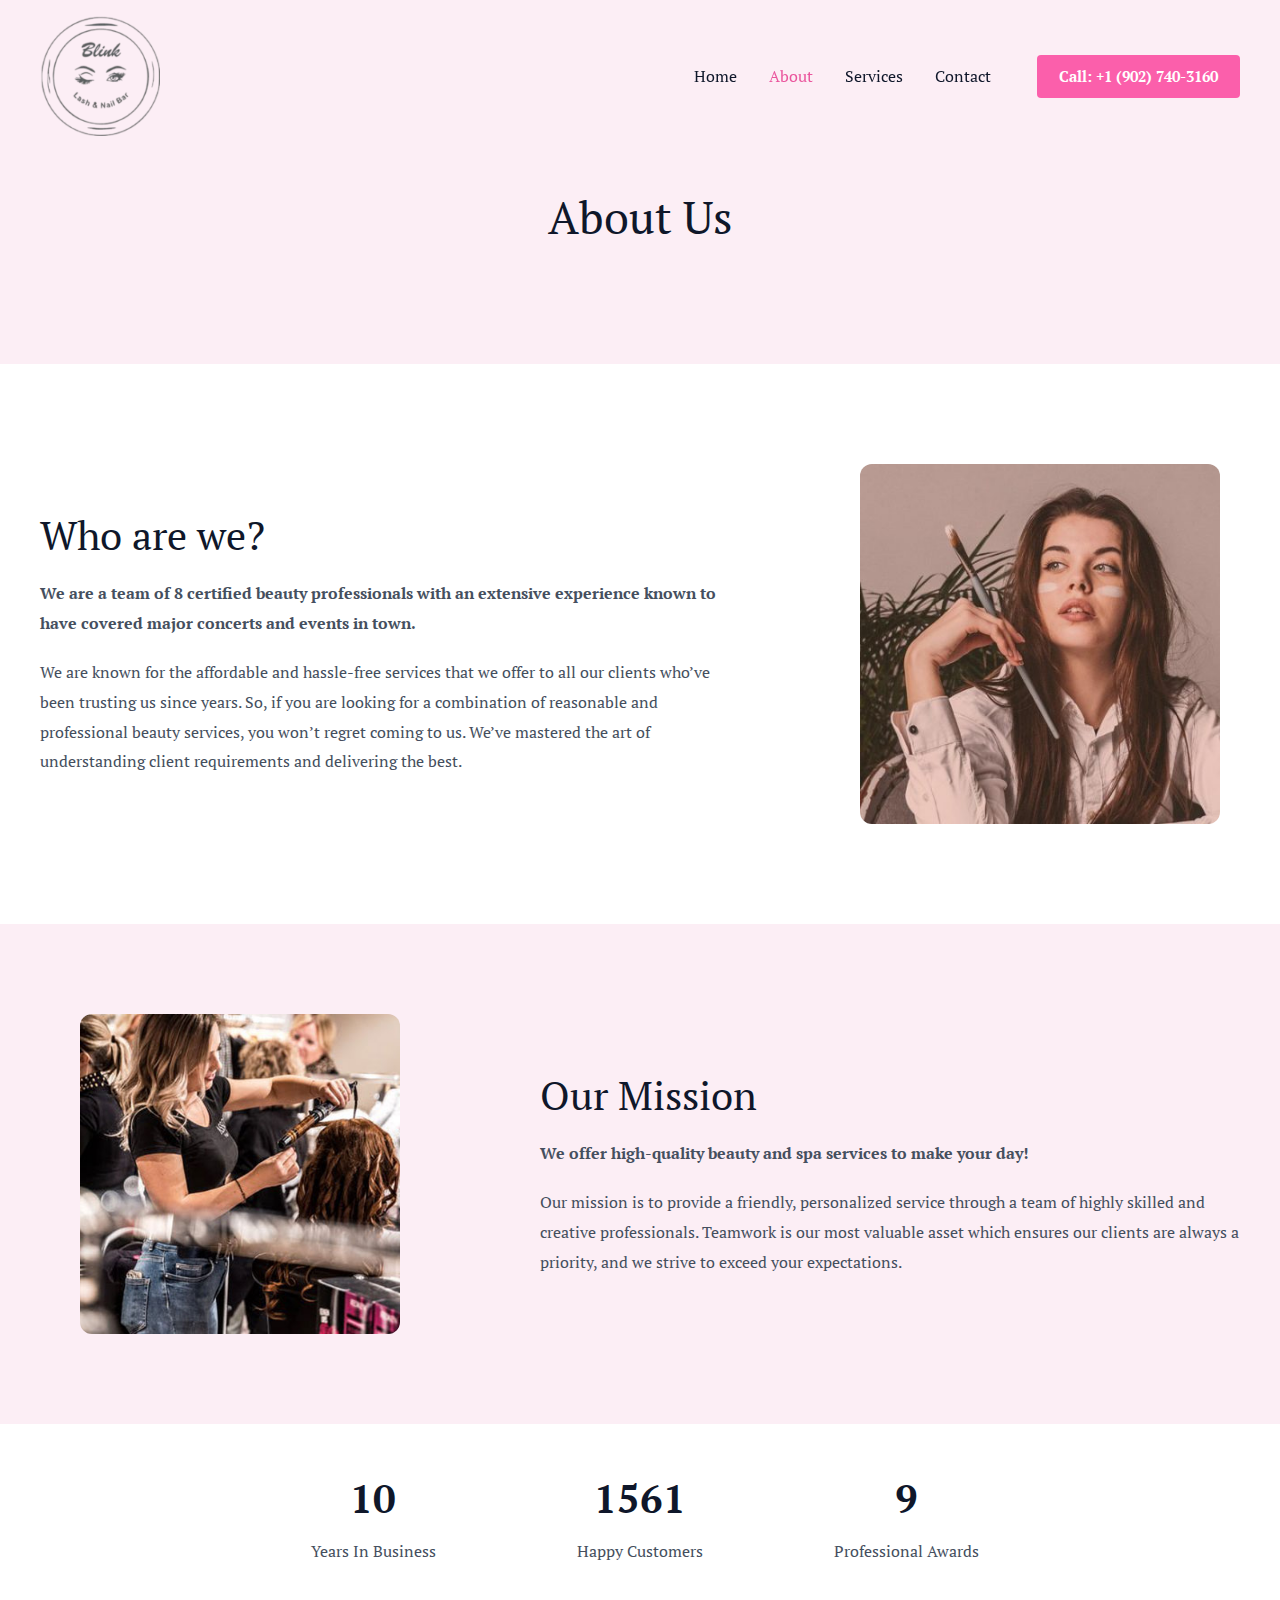
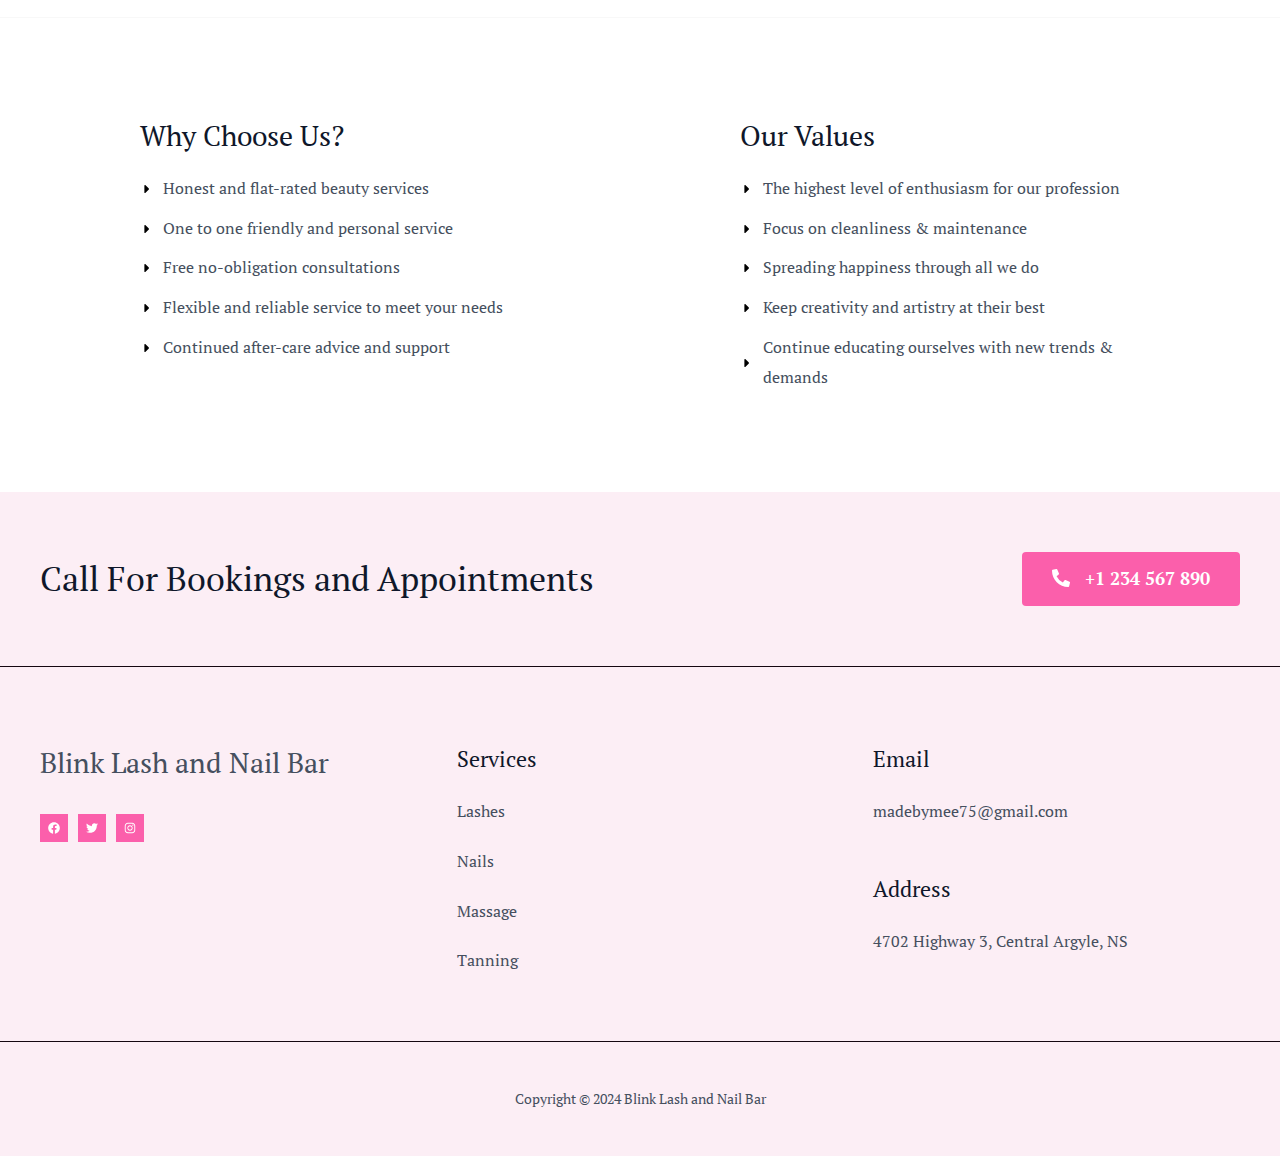
<file: about-2/index.html>
<!DOCTYPE html>
<html lang="en-US">
<head>
<meta charset="UTF-8">
<meta name="viewport" content="width=device-width, initial-scale=1">
	 <link rel="profile" href="https://gmpg.org/xfn/11"> 
	 <title>About &#8211; Blink Lash and Nail Bar</title>
<meta name="robots" content="max-image-preview:large">
<link rel="dns-prefetch" href="//fonts.googleapis.com">
<link rel="alternate" type="application/rss+xml" title="Blink Lash and Nail Bar &raquo; Feed" href="/feed/">
<link rel="alternate" type="application/rss+xml" title="Blink Lash and Nail Bar &raquo; Comments Feed" href="/comments/feed/">
<script>
window._wpemojiSettings = {"baseUrl":"https:\/\/s.w.org\/images\/core\/emoji\/15.0.3\/72x72\/","ext":".png","svgUrl":"https:\/\/s.w.org\/images\/core\/emoji\/15.0.3\/svg\/","svgExt":".svg","source":{"concatemoji":"\/wp-includes\/js\/wp-emoji-release.min.js?ver=6.6.1"}};
/*! This file is auto-generated */
!function(i,n){var o,s,e;function c(e){try{var t={supportTests:e,timestamp:(new Date).valueOf()};sessionStorage.setItem(o,JSON.stringify(t))}catch(e){}}function p(e,t,n){e.clearRect(0,0,e.canvas.width,e.canvas.height),e.fillText(t,0,0);var t=new Uint32Array(e.getImageData(0,0,e.canvas.width,e.canvas.height).data),r=(e.clearRect(0,0,e.canvas.width,e.canvas.height),e.fillText(n,0,0),new Uint32Array(e.getImageData(0,0,e.canvas.width,e.canvas.height).data));return t.every(function(e,t){return e===r[t]})}function u(e,t,n){switch(t){case"flag":return n(e,"🏳️‍⚧️","🏳️​⚧️")?!1:!n(e,"🇺🇳","🇺​🇳")&&!n(e,"🏴󠁧󠁢󠁥󠁮󠁧󠁿","🏴​󠁧​󠁢​󠁥​󠁮​󠁧​󠁿");case"emoji":return!n(e,"🐦‍⬛","🐦​⬛")}return!1}function f(e,t,n){var r="undefined"!=typeof WorkerGlobalScope&&self instanceof WorkerGlobalScope?new OffscreenCanvas(300,150):i.createElement("canvas"),a=r.getContext("2d",{willReadFrequently:!0}),o=(a.textBaseline="top",a.font="600 32px Arial",{});return e.forEach(function(e){o[e]=t(a,e,n)}),o}function t(e){var t=i.createElement("script");t.src=e,t.defer=!0,i.head.appendChild(t)}"undefined"!=typeof Promise&&(o="wpEmojiSettingsSupports",s=["flag","emoji"],n.supports={everything:!0,everythingExceptFlag:!0},e=new Promise(function(e){i.addEventListener("DOMContentLoaded",e,{once:!0})}),new Promise(function(t){var n=function(){try{var e=JSON.parse(sessionStorage.getItem(o));if("object"==typeof e&&"number"==typeof e.timestamp&&(new Date).valueOf()<e.timestamp+604800&&"object"==typeof e.supportTests)return e.supportTests}catch(e){}return null}();if(!n){if("undefined"!=typeof Worker&&"undefined"!=typeof OffscreenCanvas&&"undefined"!=typeof URL&&URL.createObjectURL&&"undefined"!=typeof Blob)try{var e="postMessage("+f.toString()+"("+[JSON.stringify(s),u.toString(),p.toString()].join(",")+"));",r=new Blob([e],{type:"text/javascript"}),a=new Worker(URL.createObjectURL(r),{name:"wpTestEmojiSupports"});return void(a.onmessage=function(e){c(n=e.data),a.terminate(),t(n)})}catch(e){}c(n=f(s,u,p))}t(n)}).then(function(e){for(var t in e)n.supports[t]=e[t],n.supports.everything=n.supports.everything&&n.supports[t],"flag"!==t&&(n.supports.everythingExceptFlag=n.supports.everythingExceptFlag&&n.supports[t]);n.supports.everythingExceptFlag=n.supports.everythingExceptFlag&&!n.supports.flag,n.DOMReady=!1,n.readyCallback=function(){n.DOMReady=!0}}).then(function(){return e}).then(function(){var e;n.supports.everything||(n.readyCallback(),(e=n.source||{}).concatemoji?t(e.concatemoji):e.wpemoji&&e.twemoji&&(t(e.twemoji),t(e.wpemoji)))}))}((window,document),window._wpemojiSettings);
</script>
<link rel="stylesheet" id="astra-theme-css-css" href="/wp-content/themes/astra/assets/css/minified/main.min.css?ver=4.8.0" media="all">
<style id="astra-theme-css-inline-css">:root{--ast-post-nav-space:0;--ast-container-default-xlg-padding:6.67em;--ast-container-default-lg-padding:5.67em;--ast-container-default-slg-padding:4.34em;--ast-container-default-md-padding:3.34em;--ast-container-default-sm-padding:6.67em;--ast-container-default-xs-padding:2.4em;--ast-container-default-xxs-padding:1.4em;--ast-code-block-background:#EEEEEE;--ast-comment-inputs-background:#FAFAFA;--ast-normal-container-width:1200px;--ast-narrow-container-width:750px;--ast-blog-title-font-weight:normal;--ast-blog-meta-weight:inherit;}html{font-size:100%;}a,.page-title{color:var(--ast-global-color-2);}a:hover,a:focus{color:var(--ast-global-color-1);}body,button,input,select,textarea,.ast-button,.ast-custom-button{font-family:'PT Serif',serif;font-weight:400;font-size:16px;font-size:1rem;}blockquote{color:var(--ast-global-color-3);}p,.entry-content p{margin-bottom:1em;}h1,.entry-content h1,h2,.entry-content h2,h3,.entry-content h3,h4,.entry-content h4,h5,.entry-content h5,h6,.entry-content h6,.site-title,.site-title a{font-weight:normal;}.site-title{font-size:32px;font-size:2rem;display:none;}header .custom-logo-link img{max-width:120px;width:120px;}.astra-logo-svg{width:120px;}.site-header .site-description{font-size:15px;font-size:0.9375rem;display:none;}.entry-title{font-size:30px;font-size:1.875rem;}.archive .ast-article-post .ast-article-inner,.blog .ast-article-post .ast-article-inner,.archive .ast-article-post .ast-article-inner:hover,.blog .ast-article-post .ast-article-inner:hover{overflow:hidden;}h1,.entry-content h1{font-size:45px;font-size:2.8125rem;font-weight:normal;line-height:1.2em;text-transform:none;}h2,.entry-content h2{font-size:40px;font-size:2.5rem;line-height:1.2em;}h3,.entry-content h3{font-size:28px;font-size:1.75rem;font-weight:normal;line-height:1.3em;}h4,.entry-content h4{font-size:24px;font-size:1.5rem;line-height:1.2em;}h5,.entry-content h5{font-size:20px;font-size:1.25rem;line-height:1.2em;}h6,.entry-content h6{font-size:15px;font-size:0.9375rem;line-height:1.25em;}::selection{background-color:var(--ast-global-color-0);color:#000000;}body,h1,.entry-title a,.entry-content h1,h2,.entry-content h2,h3,.entry-content h3,h4,.entry-content h4,h5,.entry-content h5,h6,.entry-content h6{color:var(--ast-global-color-3);}.tagcloud a:hover,.tagcloud a:focus,.tagcloud a.current-item{color:#ffffff;border-color:var(--ast-global-color-2);background-color:var(--ast-global-color-2);}input:focus,input[type="text"]:focus,input[type="email"]:focus,input[type="url"]:focus,input[type="password"]:focus,input[type="reset"]:focus,input[type="search"]:focus,textarea:focus{border-color:var(--ast-global-color-2);}input[type="radio"]:checked,input[type=reset],input[type="checkbox"]:checked,input[type="checkbox"]:hover:checked,input[type="checkbox"]:focus:checked,input[type=range]::-webkit-slider-thumb{border-color:var(--ast-global-color-2);background-color:var(--ast-global-color-2);box-shadow:none;}.site-footer a:hover + .post-count,.site-footer a:focus + .post-count{background:var(--ast-global-color-2);border-color:var(--ast-global-color-2);}.single .nav-links .nav-previous,.single .nav-links .nav-next{color:var(--ast-global-color-2);}.entry-meta,.entry-meta *{line-height:1.45;color:var(--ast-global-color-2);}.entry-meta a:not(.ast-button):hover,.entry-meta a:not(.ast-button):hover *,.entry-meta a:not(.ast-button):focus,.entry-meta a:not(.ast-button):focus *,.page-links > .page-link,.page-links .page-link:hover,.post-navigation a:hover{color:var(--ast-global-color-1);}#cat option,.secondary .calendar_wrap thead a,.secondary .calendar_wrap thead a:visited{color:var(--ast-global-color-2);}.secondary .calendar_wrap #today,.ast-progress-val span{background:var(--ast-global-color-2);}.secondary a:hover + .post-count,.secondary a:focus + .post-count{background:var(--ast-global-color-2);border-color:var(--ast-global-color-2);}.calendar_wrap #today > a{color:#ffffff;}.page-links .page-link,.single .post-navigation a{color:var(--ast-global-color-2);}.ast-search-menu-icon .search-form button.search-submit{padding:0 4px;}.ast-search-menu-icon form.search-form{padding-right:0;}.ast-search-menu-icon.slide-search input.search-field{width:0;}.ast-header-search .ast-search-menu-icon.ast-dropdown-active .search-form,.ast-header-search .ast-search-menu-icon.ast-dropdown-active .search-field:focus{transition:all 0.2s;}.search-form input.search-field:focus{outline:none;}.wp-block-latest-posts > li > a{color:var(--ast-global-color-2);}.widget-title,.widget .wp-block-heading{font-size:22px;font-size:1.375rem;color:var(--ast-global-color-3);}.ast-search-menu-icon.slide-search a:focus-visible:focus-visible,.astra-search-icon:focus-visible,#close:focus-visible,a:focus-visible,.ast-menu-toggle:focus-visible,.site .skip-link:focus-visible,.wp-block-loginout input:focus-visible,.wp-block-search.wp-block-search__button-inside .wp-block-search__inside-wrapper,.ast-header-navigation-arrow:focus-visible,.woocommerce .wc-proceed-to-checkout > .checkout-button:focus-visible,.woocommerce .woocommerce-MyAccount-navigation ul li a:focus-visible,.ast-orders-table__row .ast-orders-table__cell:focus-visible,.woocommerce .woocommerce-order-details .order-again > .button:focus-visible,.woocommerce .woocommerce-message a.button.wc-forward:focus-visible,.woocommerce #minus_qty:focus-visible,.woocommerce #plus_qty:focus-visible,a#ast-apply-coupon:focus-visible,.woocommerce .woocommerce-info a:focus-visible,.woocommerce .astra-shop-summary-wrap a:focus-visible,.woocommerce a.wc-forward:focus-visible,#ast-apply-coupon:focus-visible,.woocommerce-js .woocommerce-mini-cart-item a.remove:focus-visible,#close:focus-visible,.button.search-submit:focus-visible,#search_submit:focus,.normal-search:focus-visible,.ast-header-account-wrap:focus-visible,.woocommerce .ast-on-card-button.ast-quick-view-trigger:focus{outline-style:dotted;outline-color:inherit;outline-width:thin;}input:focus,input[type="text"]:focus,input[type="email"]:focus,input[type="url"]:focus,input[type="password"]:focus,input[type="reset"]:focus,input[type="search"]:focus,input[type="number"]:focus,textarea:focus,.wp-block-search__input:focus,[data-section="section-header-mobile-trigger"] .ast-button-wrap .ast-mobile-menu-trigger-minimal:focus,.ast-mobile-popup-drawer.active .menu-toggle-close:focus,.woocommerce-ordering select.orderby:focus,#ast-scroll-top:focus,#coupon_code:focus,.woocommerce-page #comment:focus,.woocommerce #reviews #respond input#submit:focus,.woocommerce a.add_to_cart_button:focus,.woocommerce .button.single_add_to_cart_button:focus,.woocommerce .woocommerce-cart-form button:focus,.woocommerce .woocommerce-cart-form__cart-item .quantity .qty:focus,.woocommerce .woocommerce-billing-fields .woocommerce-billing-fields__field-wrapper .woocommerce-input-wrapper > .input-text:focus,.woocommerce #order_comments:focus,.woocommerce #place_order:focus,.woocommerce .woocommerce-address-fields .woocommerce-address-fields__field-wrapper .woocommerce-input-wrapper > .input-text:focus,.woocommerce .woocommerce-MyAccount-content form button:focus,.woocommerce .woocommerce-MyAccount-content .woocommerce-EditAccountForm .woocommerce-form-row .woocommerce-Input.input-text:focus,.woocommerce .ast-woocommerce-container .woocommerce-pagination ul.page-numbers li a:focus,body #content .woocommerce form .form-row .select2-container--default .select2-selection--single:focus,#ast-coupon-code:focus,.woocommerce.woocommerce-js .quantity input[type=number]:focus,.woocommerce-js .woocommerce-mini-cart-item .quantity input[type=number]:focus,.woocommerce p#ast-coupon-trigger:focus{border-style:dotted;border-color:inherit;border-width:thin;}input{outline:none;}.site-logo-img img{ transition:all 0.2s linear;}body .ast-oembed-container *{position:absolute;top:0;width:100%;height:100%;left:0;}body .wp-block-embed-pocket-casts .ast-oembed-container *{position:unset;}.ast-single-post-featured-section + article {margin-top: 2em;}.site-content .ast-single-post-featured-section img {width: 100%;overflow: hidden;object-fit: cover;}.site > .ast-single-related-posts-container {margin-top: 0;}@media (min-width: 922px) {.ast-desktop .ast-container--narrow {max-width: var(--ast-narrow-container-width);margin: 0 auto;}}.ast-page-builder-template .hentry {margin: 0;}.ast-page-builder-template .site-content > .ast-container {max-width: 100%;padding: 0;}.ast-page-builder-template .site .site-content #primary {padding: 0;margin: 0;}.ast-page-builder-template .no-results {text-align: center;margin: 4em auto;}.ast-page-builder-template .ast-pagination {padding: 2em;}.ast-page-builder-template .entry-header.ast-no-title.ast-no-thumbnail {margin-top: 0;}.ast-page-builder-template .entry-header.ast-header-without-markup {margin-top: 0;margin-bottom: 0;}.ast-page-builder-template .entry-header.ast-no-title.ast-no-meta {margin-bottom: 0;}.ast-page-builder-template.single .post-navigation {padding-bottom: 2em;}.ast-page-builder-template.single-post .site-content > .ast-container {max-width: 100%;}.ast-page-builder-template .entry-header {margin-top: 4em;margin-left: auto;margin-right: auto;padding-left: 20px;padding-right: 20px;}.single.ast-page-builder-template .entry-header {padding-left: 20px;padding-right: 20px;}.ast-page-builder-template .ast-archive-description {margin: 4em auto 0;padding-left: 20px;padding-right: 20px;}.ast-page-builder-template.ast-no-sidebar .entry-content .alignwide {margin-left: 0;margin-right: 0;}@media (max-width:921.9px){#ast-desktop-header{display:none;}}@media (min-width:922px){#ast-mobile-header{display:none;}}.wp-block-buttons.aligncenter{justify-content:center;}@media (max-width:921px){.ast-theme-transparent-header #primary,.ast-theme-transparent-header #secondary{padding:0;}}@media (max-width:921px){.ast-plain-container.ast-no-sidebar #primary{padding:0;}}.ast-plain-container.ast-no-sidebar #primary{margin-top:0;margin-bottom:0;}.wp-block-buttons .wp-block-button.is-style-outline .wp-block-button__link.wp-element-button,.ast-outline-button,.wp-block-uagb-buttons-child .uagb-buttons-repeater.ast-outline-button{border-color:var(--ast-global-color-0);border-top-width:2px;border-right-width:2px;border-bottom-width:2px;border-left-width:2px;font-family:inherit;font-weight:600;font-size:15px;font-size:0.9375rem;line-height:1em;border-top-left-radius:4px;border-top-right-radius:4px;border-bottom-right-radius:4px;border-bottom-left-radius:4px;}.wp-block-button.is-style-outline .wp-block-button__link:hover,.wp-block-buttons .wp-block-button.is-style-outline .wp-block-button__link:focus,.wp-block-buttons .wp-block-button.is-style-outline > .wp-block-button__link:not(.has-text-color):hover,.wp-block-buttons .wp-block-button.wp-block-button__link.is-style-outline:not(.has-text-color):hover,.ast-outline-button:hover,.ast-outline-button:focus,.wp-block-uagb-buttons-child .uagb-buttons-repeater.ast-outline-button:hover,.wp-block-uagb-buttons-child .uagb-buttons-repeater.ast-outline-button:focus{background-color:var(--ast-global-color-1);}.wp-block-button .wp-block-button__link.wp-element-button.is-style-outline:not(.has-background),.wp-block-button.is-style-outline>.wp-block-button__link.wp-element-button:not(.has-background),.ast-outline-button{background-color:var(--ast-global-color-0);}@media (max-width:544px){.wp-block-buttons .wp-block-button.is-style-outline .wp-block-button__link.wp-element-button,.ast-outline-button,.wp-block-uagb-buttons-child .uagb-buttons-repeater.ast-outline-button{font-size:14px;font-size:0.875rem;}}.entry-content[ast-blocks-layout] > figure{margin-bottom:1em;}@media (max-width:921px){.ast-separate-container #primary,.ast-separate-container #secondary{padding:1.5em 0;}#primary,#secondary{padding:1.5em 0;margin:0;}.ast-left-sidebar #content > .ast-container{display:flex;flex-direction:column-reverse;width:100%;}.ast-separate-container .ast-article-post,.ast-separate-container .ast-article-single{padding:1.5em 2.14em;}.ast-author-box img.avatar{margin:20px 0 0 0;}}@media (min-width:922px){.ast-separate-container.ast-right-sidebar #primary,.ast-separate-container.ast-left-sidebar #primary{border:0;}.search-no-results.ast-separate-container #primary{margin-bottom:4em;}}.elementor-button-wrapper .elementor-button{border-style:solid;text-decoration:none;border-top-width:0px;border-right-width:0px;border-left-width:0px;border-bottom-width:0px;}body .elementor-button.elementor-size-sm,body .elementor-button.elementor-size-xs,body .elementor-button.elementor-size-md,body .elementor-button.elementor-size-lg,body .elementor-button.elementor-size-xl,body .elementor-button{border-top-left-radius:4px;border-top-right-radius:4px;border-bottom-right-radius:4px;border-bottom-left-radius:4px;padding-top:17px;padding-right:30px;padding-bottom:17px;padding-left:30px;}.elementor-button-wrapper .elementor-button{border-color:var(--ast-global-color-0);background-color:var(--ast-global-color-0);}.elementor-button-wrapper .elementor-button:hover,.elementor-button-wrapper .elementor-button:focus{color:#ffffff;background-color:var(--ast-global-color-1);border-color:var(--ast-global-color-1);}.wp-block-button .wp-block-button__link ,.elementor-button-wrapper .elementor-button,.elementor-button-wrapper .elementor-button:visited{color:#ffffff;}.elementor-button-wrapper .elementor-button{font-weight:600;font-size:15px;font-size:0.9375rem;line-height:1em;}body .elementor-button.elementor-size-sm,body .elementor-button.elementor-size-xs,body .elementor-button.elementor-size-md,body .elementor-button.elementor-size-lg,body .elementor-button.elementor-size-xl,body .elementor-button{font-size:15px;font-size:0.9375rem;}.wp-block-button .wp-block-button__link:hover,.wp-block-button .wp-block-button__link:focus{color:#ffffff;background-color:var(--ast-global-color-1);border-color:var(--ast-global-color-1);}.elementor-widget-heading h1.elementor-heading-title{line-height:1.2em;}.elementor-widget-heading h2.elementor-heading-title{line-height:1.2em;}.elementor-widget-heading h3.elementor-heading-title{line-height:1.3em;}.elementor-widget-heading h4.elementor-heading-title{line-height:1.2em;}.elementor-widget-heading h5.elementor-heading-title{line-height:1.2em;}.elementor-widget-heading h6.elementor-heading-title{line-height:1.25em;}.wp-block-button .wp-block-button__link,.wp-block-search .wp-block-search__button,body .wp-block-file .wp-block-file__button{border-style:solid;border-top-width:0px;border-right-width:0px;border-left-width:0px;border-bottom-width:0px;border-color:var(--ast-global-color-0);background-color:var(--ast-global-color-0);color:#ffffff;font-family:inherit;font-weight:600;line-height:1em;font-size:15px;font-size:0.9375rem;border-top-left-radius:4px;border-top-right-radius:4px;border-bottom-right-radius:4px;border-bottom-left-radius:4px;padding-top:17px;padding-right:30px;padding-bottom:17px;padding-left:30px;}@media (max-width:544px){.wp-block-button .wp-block-button__link,.wp-block-search .wp-block-search__button,body .wp-block-file .wp-block-file__button{font-size:14px;font-size:0.875rem;}}.menu-toggle,button,.ast-button,.ast-custom-button,.button,input#submit,input[type="button"],input[type="submit"],input[type="reset"],form[CLASS*="wp-block-search__"].wp-block-search .wp-block-search__inside-wrapper .wp-block-search__button,body .wp-block-file .wp-block-file__button,.woocommerce-js a.button,.woocommerce button.button,.woocommerce .woocommerce-message a.button,.woocommerce #respond input#submit.alt,.woocommerce input.button.alt,.woocommerce input.button,.woocommerce input.button:disabled,.woocommerce input.button:disabled[disabled],.woocommerce input.button:disabled:hover,.woocommerce input.button:disabled[disabled]:hover,.woocommerce #respond input#submit,.woocommerce button.button.alt.disabled,.wc-block-grid__products .wc-block-grid__product .wp-block-button__link,.wc-block-grid__product-onsale,[CLASS*="wc-block"] button,.woocommerce-js .astra-cart-drawer .astra-cart-drawer-content .woocommerce-mini-cart__buttons .button:not(.checkout):not(.ast-continue-shopping),.woocommerce-js .astra-cart-drawer .astra-cart-drawer-content .woocommerce-mini-cart__buttons a.checkout,.woocommerce button.button.alt.disabled.wc-variation-selection-needed,[CLASS*="wc-block"] .wc-block-components-button{border-style:solid;border-top-width:0px;border-right-width:0px;border-left-width:0px;border-bottom-width:0px;color:#ffffff;border-color:var(--ast-global-color-0);background-color:var(--ast-global-color-0);padding-top:17px;padding-right:30px;padding-bottom:17px;padding-left:30px;font-family:inherit;font-weight:600;font-size:15px;font-size:0.9375rem;line-height:1em;border-top-left-radius:4px;border-top-right-radius:4px;border-bottom-right-radius:4px;border-bottom-left-radius:4px;}button:focus,.menu-toggle:hover,button:hover,.ast-button:hover,.ast-custom-button:hover .button:hover,.ast-custom-button:hover ,input[type=reset]:hover,input[type=reset]:focus,input#submit:hover,input#submit:focus,input[type="button"]:hover,input[type="button"]:focus,input[type="submit"]:hover,input[type="submit"]:focus,form[CLASS*="wp-block-search__"].wp-block-search .wp-block-search__inside-wrapper .wp-block-search__button:hover,form[CLASS*="wp-block-search__"].wp-block-search .wp-block-search__inside-wrapper .wp-block-search__button:focus,body .wp-block-file .wp-block-file__button:hover,body .wp-block-file .wp-block-file__button:focus,.woocommerce-js a.button:hover,.woocommerce button.button:hover,.woocommerce .woocommerce-message a.button:hover,.woocommerce #respond input#submit:hover,.woocommerce #respond input#submit.alt:hover,.woocommerce input.button.alt:hover,.woocommerce input.button:hover,.woocommerce button.button.alt.disabled:hover,.wc-block-grid__products .wc-block-grid__product .wp-block-button__link:hover,[CLASS*="wc-block"] button:hover,.woocommerce-js .astra-cart-drawer .astra-cart-drawer-content .woocommerce-mini-cart__buttons .button:not(.checkout):not(.ast-continue-shopping):hover,.woocommerce-js .astra-cart-drawer .astra-cart-drawer-content .woocommerce-mini-cart__buttons a.checkout:hover,.woocommerce button.button.alt.disabled.wc-variation-selection-needed:hover,[CLASS*="wc-block"] .wc-block-components-button:hover,[CLASS*="wc-block"] .wc-block-components-button:focus{color:#ffffff;background-color:var(--ast-global-color-1);border-color:var(--ast-global-color-1);}@media (max-width:544px){.menu-toggle,button,.ast-button,.ast-custom-button,.button,input#submit,input[type="button"],input[type="submit"],input[type="reset"],form[CLASS*="wp-block-search__"].wp-block-search .wp-block-search__inside-wrapper .wp-block-search__button,body .wp-block-file .wp-block-file__button,.woocommerce-js a.button,.woocommerce button.button,.woocommerce .woocommerce-message a.button,.woocommerce #respond input#submit.alt,.woocommerce input.button.alt,.woocommerce input.button,.woocommerce input.button:disabled,.woocommerce input.button:disabled[disabled],.woocommerce input.button:disabled:hover,.woocommerce input.button:disabled[disabled]:hover,.woocommerce #respond input#submit,.woocommerce button.button.alt.disabled,.wc-block-grid__products .wc-block-grid__product .wp-block-button__link,.wc-block-grid__product-onsale,[CLASS*="wc-block"] button,.woocommerce-js .astra-cart-drawer .astra-cart-drawer-content .woocommerce-mini-cart__buttons .button:not(.checkout):not(.ast-continue-shopping),.woocommerce-js .astra-cart-drawer .astra-cart-drawer-content .woocommerce-mini-cart__buttons a.checkout,.woocommerce button.button.alt.disabled.wc-variation-selection-needed,[CLASS*="wc-block"] .wc-block-components-button{font-size:14px;font-size:0.875rem;}}@media (max-width:921px){.ast-mobile-header-stack .main-header-bar .ast-search-menu-icon{display:inline-block;}.ast-header-break-point.ast-header-custom-item-outside .ast-mobile-header-stack .main-header-bar .ast-search-icon{margin:0;}.ast-comment-avatar-wrap img{max-width:2.5em;}.ast-comment-meta{padding:0 1.8888em 1.3333em;}.ast-separate-container .ast-comment-list li.depth-1{padding:1.5em 2.14em;}.ast-separate-container .comment-respond{padding:2em 2.14em;}}@media (min-width:544px){.ast-container{max-width:100%;}}@media (max-width:544px){.ast-separate-container .ast-article-post,.ast-separate-container .ast-article-single,.ast-separate-container .comments-title,.ast-separate-container .ast-archive-description{padding:1.5em 1em;}.ast-separate-container #content .ast-container{padding-left:0.54em;padding-right:0.54em;}.ast-separate-container .ast-comment-list .bypostauthor{padding:.5em;}.ast-search-menu-icon.ast-dropdown-active .search-field{width:170px;}.menu-toggle,button,.ast-button,.button,input#submit,input[type="button"],input[type="submit"],input[type="reset"]{font-size:14px;font-size:0.875rem;}} #ast-mobile-header .ast-site-header-cart-li a{pointer-events:none;}body,.ast-separate-container{background-color:var(--ast-global-color-4);background-image:none;}@media (max-width:921px){.site-title{display:none;}.site-header .site-description{display:none;}h1,.entry-content h1{font-size:32px;}h2,.entry-content h2{font-size:32px;}h3,.entry-content h3{font-size:24px;}h4,.entry-content h4{font-size:20px;font-size:1.25rem;}h5,.entry-content h5{font-size:18px;font-size:1.125rem;}h6,.entry-content h6{font-size:14px;font-size:0.875rem;}.astra-logo-svg{width:160px;}header .custom-logo-link img,.ast-header-break-point .site-logo-img .custom-mobile-logo-link img{max-width:160px;width:160px;}}@media (max-width:544px){.site-title{font-size:23px;font-size:1.4375rem;display:none;}.site-header .site-description{display:none;}h1,.entry-content h1{font-size:26px;}h2,.entry-content h2{font-size:24px;}h3,.entry-content h3{font-size:22px;}h4,.entry-content h4{font-size:18px;font-size:1.125rem;}h5,.entry-content h5{font-size:16px;font-size:1rem;}h6,.entry-content h6{font-size:13px;font-size:0.8125rem;}header .custom-logo-link img,.ast-header-break-point .site-branding img,.ast-header-break-point .custom-logo-link img{max-width:160px;width:160px;}.astra-logo-svg{width:160px;}.ast-header-break-point .site-logo-img .custom-mobile-logo-link img{max-width:160px;}}@media (max-width:921px){html{font-size:91.2%;}}@media (max-width:544px){html{font-size:91.2%;}}@media (min-width:922px){.ast-container{max-width:1240px;}}@media (min-width:922px){.site-content .ast-container{display:flex;}}@media (max-width:921px){.site-content .ast-container{flex-direction:column;}}@media (min-width:922px){.main-header-menu .sub-menu .menu-item.ast-left-align-sub-menu:hover > .sub-menu,.main-header-menu .sub-menu .menu-item.ast-left-align-sub-menu.focus > .sub-menu{margin-left:-0px;}}.ast-theme-transparent-header [data-section="section-header-mobile-trigger"] .ast-button-wrap .ast-mobile-menu-trigger-minimal{background:transparent;}.site .comments-area{padding-bottom:3em;}.wp-block-file {display: flex;align-items: center;flex-wrap: wrap;justify-content: space-between;}.wp-block-pullquote {border: none;}.wp-block-pullquote blockquote::before {content: "\201D";font-family: "Helvetica",sans-serif;display: flex;transform: rotate( 180deg );font-size: 6rem;font-style: normal;line-height: 1;font-weight: bold;align-items: center;justify-content: center;}.has-text-align-right > blockquote::before {justify-content: flex-start;}.has-text-align-left > blockquote::before {justify-content: flex-end;}figure.wp-block-pullquote.is-style-solid-color blockquote {max-width: 100%;text-align: inherit;}html body {--wp--custom--ast-default-block-top-padding: 3em;--wp--custom--ast-default-block-right-padding: 3em;--wp--custom--ast-default-block-bottom-padding: 3em;--wp--custom--ast-default-block-left-padding: 3em;--wp--custom--ast-container-width: 1200px;--wp--custom--ast-content-width-size: 1200px;--wp--custom--ast-wide-width-size: calc(1200px + var(--wp--custom--ast-default-block-left-padding) + var(--wp--custom--ast-default-block-right-padding));}.ast-narrow-container {--wp--custom--ast-content-width-size: 750px;--wp--custom--ast-wide-width-size: 750px;}@media(max-width: 921px) {html body {--wp--custom--ast-default-block-top-padding: 3em;--wp--custom--ast-default-block-right-padding: 2em;--wp--custom--ast-default-block-bottom-padding: 3em;--wp--custom--ast-default-block-left-padding: 2em;}}@media(max-width: 544px) {html body {--wp--custom--ast-default-block-top-padding: 3em;--wp--custom--ast-default-block-right-padding: 1.5em;--wp--custom--ast-default-block-bottom-padding: 3em;--wp--custom--ast-default-block-left-padding: 1.5em;}}.entry-content > .wp-block-group,.entry-content > .wp-block-cover,.entry-content > .wp-block-columns {padding-top: var(--wp--custom--ast-default-block-top-padding);padding-right: var(--wp--custom--ast-default-block-right-padding);padding-bottom: var(--wp--custom--ast-default-block-bottom-padding);padding-left: var(--wp--custom--ast-default-block-left-padding);}.ast-plain-container.ast-no-sidebar .entry-content > .alignfull,.ast-page-builder-template .ast-no-sidebar .entry-content > .alignfull {margin-left: calc( -50vw + 50%);margin-right: calc( -50vw + 50%);max-width: 100vw;width: 100vw;}.ast-plain-container.ast-no-sidebar .entry-content .alignfull .alignfull,.ast-page-builder-template.ast-no-sidebar .entry-content .alignfull .alignfull,.ast-plain-container.ast-no-sidebar .entry-content .alignfull .alignwide,.ast-page-builder-template.ast-no-sidebar .entry-content .alignfull .alignwide,.ast-plain-container.ast-no-sidebar .entry-content .alignwide .alignfull,.ast-page-builder-template.ast-no-sidebar .entry-content .alignwide .alignfull,.ast-plain-container.ast-no-sidebar .entry-content .alignwide .alignwide,.ast-page-builder-template.ast-no-sidebar .entry-content .alignwide .alignwide,.ast-plain-container.ast-no-sidebar .entry-content .wp-block-column .alignfull,.ast-page-builder-template.ast-no-sidebar .entry-content .wp-block-column .alignfull,.ast-plain-container.ast-no-sidebar .entry-content .wp-block-column .alignwide,.ast-page-builder-template.ast-no-sidebar .entry-content .wp-block-column .alignwide {margin-left: auto;margin-right: auto;width: 100%;}[ast-blocks-layout] .wp-block-separator:not(.is-style-dots) {height: 0;}[ast-blocks-layout] .wp-block-separator {margin: 20px auto;}[ast-blocks-layout] .wp-block-separator:not(.is-style-wide):not(.is-style-dots) {max-width: 100px;}[ast-blocks-layout] .wp-block-separator.has-background {padding: 0;}.entry-content[ast-blocks-layout] > * {max-width: var(--wp--custom--ast-content-width-size);margin-left: auto;margin-right: auto;}.entry-content[ast-blocks-layout] > .alignwide {max-width: var(--wp--custom--ast-wide-width-size);}.entry-content[ast-blocks-layout] .alignfull {max-width: none;}.entry-content .wp-block-columns {margin-bottom: 0;}blockquote {margin: 1.5em;border-color: rgba(0,0,0,0.05);}.wp-block-quote:not(.has-text-align-right):not(.has-text-align-center) {border-left: 5px solid rgba(0,0,0,0.05);}.has-text-align-right > blockquote,blockquote.has-text-align-right {border-right: 5px solid rgba(0,0,0,0.05);}.has-text-align-left > blockquote,blockquote.has-text-align-left {border-left: 5px solid rgba(0,0,0,0.05);}.wp-block-site-tagline,.wp-block-latest-posts .read-more {margin-top: 15px;}.wp-block-loginout p label {display: block;}.wp-block-loginout p:not(.login-remember):not(.login-submit) input {width: 100%;}.wp-block-loginout input:focus {border-color: transparent;}.wp-block-loginout input:focus {outline: thin dotted;}.entry-content .wp-block-media-text .wp-block-media-text__content {padding: 0 0 0 8%;}.entry-content .wp-block-media-text.has-media-on-the-right .wp-block-media-text__content {padding: 0 8% 0 0;}.entry-content .wp-block-media-text.has-background .wp-block-media-text__content {padding: 8%;}.entry-content .wp-block-cover:not([class*="background-color"]) .wp-block-cover__inner-container,.entry-content .wp-block-cover:not([class*="background-color"]) .wp-block-cover-image-text,.entry-content .wp-block-cover:not([class*="background-color"]) .wp-block-cover-text,.entry-content .wp-block-cover-image:not([class*="background-color"]) .wp-block-cover__inner-container,.entry-content .wp-block-cover-image:not([class*="background-color"]) .wp-block-cover-image-text,.entry-content .wp-block-cover-image:not([class*="background-color"]) .wp-block-cover-text {color: var(--ast-global-color-5);}.wp-block-loginout .login-remember input {width: 1.1rem;height: 1.1rem;margin: 0 5px 4px 0;vertical-align: middle;}.wp-block-latest-posts > li > *:first-child,.wp-block-latest-posts:not(.is-grid) > li:first-child {margin-top: 0;}.entry-content .wp-block-buttons,.entry-content .wp-block-uagb-buttons {margin-bottom: 1.5em;}.wp-block-search__inside-wrapper .wp-block-search__input {padding: 0 10px;color: var(--ast-global-color-3);background: var(--ast-global-color-5);border-color: var(--ast-border-color);}.wp-block-latest-posts .read-more {margin-bottom: 1.5em;}.wp-block-search__no-button .wp-block-search__inside-wrapper .wp-block-search__input {padding-top: 5px;padding-bottom: 5px;}.wp-block-latest-posts .wp-block-latest-posts__post-date,.wp-block-latest-posts .wp-block-latest-posts__post-author {font-size: 1rem;}.wp-block-latest-posts > li > *,.wp-block-latest-posts:not(.is-grid) > li {margin-top: 12px;margin-bottom: 12px;}.ast-page-builder-template .entry-content[ast-blocks-layout] > *,.ast-page-builder-template .entry-content[ast-blocks-layout] > .alignfull > * {max-width: none;}.ast-page-builder-template .entry-content[ast-blocks-layout] > .alignwide > * {max-width: var(--wp--custom--ast-wide-width-size);}.ast-page-builder-template .entry-content[ast-blocks-layout] > .inherit-container-width > *,.ast-page-builder-template .entry-content[ast-blocks-layout] > * > *,.entry-content[ast-blocks-layout] > .wp-block-cover .wp-block-cover__inner-container {max-width: var(--wp--custom--ast-content-width-size) ;margin-left: auto;margin-right: auto;}.entry-content[ast-blocks-layout] .wp-block-cover:not(.alignleft):not(.alignright) {width: auto;}@media(max-width: 1200px) {.ast-separate-container .entry-content > .alignfull,.ast-separate-container .entry-content[ast-blocks-layout] > .alignwide,.ast-plain-container .entry-content[ast-blocks-layout] > .alignwide,.ast-plain-container .entry-content .alignfull {margin-left: calc(-1 * min(var(--ast-container-default-xlg-padding),20px)) ;margin-right: calc(-1 * min(var(--ast-container-default-xlg-padding),20px));}}@media(min-width: 1201px) {.ast-separate-container .entry-content > .alignfull {margin-left: calc(-1 * var(--ast-container-default-xlg-padding) );margin-right: calc(-1 * var(--ast-container-default-xlg-padding) );}.ast-separate-container .entry-content[ast-blocks-layout] > .alignwide,.ast-plain-container .entry-content[ast-blocks-layout] > .alignwide {margin-left: calc(-1 * var(--wp--custom--ast-default-block-left-padding) );margin-right: calc(-1 * var(--wp--custom--ast-default-block-right-padding) );}}@media(min-width: 921px) {.ast-separate-container .entry-content .wp-block-group.alignwide:not(.inherit-container-width) > :where(:not(.alignleft):not(.alignright)),.ast-plain-container .entry-content .wp-block-group.alignwide:not(.inherit-container-width) > :where(:not(.alignleft):not(.alignright)) {max-width: calc( var(--wp--custom--ast-content-width-size) + 80px );}.ast-plain-container.ast-right-sidebar .entry-content[ast-blocks-layout] .alignfull,.ast-plain-container.ast-left-sidebar .entry-content[ast-blocks-layout] .alignfull {margin-left: -60px;margin-right: -60px;}}@media(min-width: 544px) {.entry-content > .alignleft {margin-right: 20px;}.entry-content > .alignright {margin-left: 20px;}}@media (max-width:544px){.wp-block-columns .wp-block-column:not(:last-child){margin-bottom:20px;}.wp-block-latest-posts{margin:0;}}@media( max-width: 600px ) {.entry-content .wp-block-media-text .wp-block-media-text__content,.entry-content .wp-block-media-text.has-media-on-the-right .wp-block-media-text__content {padding: 8% 0 0;}.entry-content .wp-block-media-text.has-background .wp-block-media-text__content {padding: 8%;}}.ast-page-builder-template .entry-header {padding-left: 0;}.ast-narrow-container .site-content .wp-block-uagb-image--align-full .wp-block-uagb-image__figure {max-width: 100%;margin-left: auto;margin-right: auto;}:root .has-ast-global-color-0-color{color:var(--ast-global-color-0);}:root .has-ast-global-color-0-background-color{background-color:var(--ast-global-color-0);}:root .wp-block-button .has-ast-global-color-0-color{color:var(--ast-global-color-0);}:root .wp-block-button .has-ast-global-color-0-background-color{background-color:var(--ast-global-color-0);}:root .has-ast-global-color-1-color{color:var(--ast-global-color-1);}:root .has-ast-global-color-1-background-color{background-color:var(--ast-global-color-1);}:root .wp-block-button .has-ast-global-color-1-color{color:var(--ast-global-color-1);}:root .wp-block-button .has-ast-global-color-1-background-color{background-color:var(--ast-global-color-1);}:root .has-ast-global-color-2-color{color:var(--ast-global-color-2);}:root .has-ast-global-color-2-background-color{background-color:var(--ast-global-color-2);}:root .wp-block-button .has-ast-global-color-2-color{color:var(--ast-global-color-2);}:root .wp-block-button .has-ast-global-color-2-background-color{background-color:var(--ast-global-color-2);}:root .has-ast-global-color-3-color{color:var(--ast-global-color-3);}:root .has-ast-global-color-3-background-color{background-color:var(--ast-global-color-3);}:root .wp-block-button .has-ast-global-color-3-color{color:var(--ast-global-color-3);}:root .wp-block-button .has-ast-global-color-3-background-color{background-color:var(--ast-global-color-3);}:root .has-ast-global-color-4-color{color:var(--ast-global-color-4);}:root .has-ast-global-color-4-background-color{background-color:var(--ast-global-color-4);}:root .wp-block-button .has-ast-global-color-4-color{color:var(--ast-global-color-4);}:root .wp-block-button .has-ast-global-color-4-background-color{background-color:var(--ast-global-color-4);}:root .has-ast-global-color-5-color{color:var(--ast-global-color-5);}:root .has-ast-global-color-5-background-color{background-color:var(--ast-global-color-5);}:root .wp-block-button .has-ast-global-color-5-color{color:var(--ast-global-color-5);}:root .wp-block-button .has-ast-global-color-5-background-color{background-color:var(--ast-global-color-5);}:root .has-ast-global-color-6-color{color:var(--ast-global-color-6);}:root .has-ast-global-color-6-background-color{background-color:var(--ast-global-color-6);}:root .wp-block-button .has-ast-global-color-6-color{color:var(--ast-global-color-6);}:root .wp-block-button .has-ast-global-color-6-background-color{background-color:var(--ast-global-color-6);}:root .has-ast-global-color-7-color{color:var(--ast-global-color-7);}:root .has-ast-global-color-7-background-color{background-color:var(--ast-global-color-7);}:root .wp-block-button .has-ast-global-color-7-color{color:var(--ast-global-color-7);}:root .wp-block-button .has-ast-global-color-7-background-color{background-color:var(--ast-global-color-7);}:root .has-ast-global-color-8-color{color:var(--ast-global-color-8);}:root .has-ast-global-color-8-background-color{background-color:var(--ast-global-color-8);}:root .wp-block-button .has-ast-global-color-8-color{color:var(--ast-global-color-8);}:root .wp-block-button .has-ast-global-color-8-background-color{background-color:var(--ast-global-color-8);}:root{--ast-global-color-0:#FB5FAB;--ast-global-color-1:#EA559D;--ast-global-color-2:#0F172A;--ast-global-color-3:#454F5E;--ast-global-color-4:#FCEEF5;--ast-global-color-5:#FFFFFF;--ast-global-color-6:#FAD8E9;--ast-global-color-7:#140610;--ast-global-color-8:#222222;}:root {--ast-border-color : #dddddd;}.ast-single-entry-banner {-js-display: flex;display: flex;flex-direction: column;justify-content: center;text-align: center;position: relative;background: #eeeeee;}.ast-single-entry-banner[data-banner-layout="layout-1"] {max-width: 1200px;background: inherit;padding: 20px 0;}.ast-single-entry-banner[data-banner-width-type="custom"] {margin: 0 auto;width: 100%;}.ast-single-entry-banner + .site-content .entry-header {margin-bottom: 0;}.site .ast-author-avatar {--ast-author-avatar-size: ;}a.ast-underline-text {text-decoration: underline;}.ast-container > .ast-terms-link {position: relative;display: block;}a.ast-button.ast-badge-tax {padding: 4px 8px;border-radius: 3px;font-size: inherit;}header.entry-header .entry-title{font-size:30px;font-size:1.875rem;}header.entry-header > *:not(:last-child){margin-bottom:10px;}.ast-archive-entry-banner {-js-display: flex;display: flex;flex-direction: column;justify-content: center;text-align: center;position: relative;background: #eeeeee;}.ast-archive-entry-banner[data-banner-width-type="custom"] {margin: 0 auto;width: 100%;}.ast-archive-entry-banner[data-banner-layout="layout-1"] {background: inherit;padding: 20px 0;text-align: left;}body.archive .ast-archive-description{max-width:1200px;width:100%;text-align:left;padding-top:3em;padding-right:3em;padding-bottom:3em;padding-left:3em;}body.archive .ast-archive-description .ast-archive-title,body.archive .ast-archive-description .ast-archive-title *{font-size:40px;font-size:2.5rem;}body.archive .ast-archive-description > *:not(:last-child){margin-bottom:10px;}@media (max-width:921px){body.archive .ast-archive-description{text-align:left;}}@media (max-width:544px){body.archive .ast-archive-description{text-align:left;}}.ast-theme-transparent-header #masthead .site-logo-img .transparent-custom-logo .astra-logo-svg{width:150px;}.ast-theme-transparent-header #masthead .site-logo-img .transparent-custom-logo img{ max-width:150px; width:150px;}@media (max-width:921px){.ast-theme-transparent-header #masthead .site-logo-img .transparent-custom-logo .astra-logo-svg{width:120px;}.ast-theme-transparent-header #masthead .site-logo-img .transparent-custom-logo img{ max-width:120px; width:120px;}}@media (max-width:543px){.ast-theme-transparent-header #masthead .site-logo-img .transparent-custom-logo .astra-logo-svg{width:100px;}.ast-theme-transparent-header #masthead .site-logo-img .transparent-custom-logo img{ max-width:100px; width:100px;}}@media (min-width:921px){.ast-theme-transparent-header #masthead{position:absolute;left:0;right:0;}.ast-theme-transparent-header .main-header-bar,.ast-theme-transparent-header.ast-header-break-point .main-header-bar{background:none;}body.elementor-editor-active.ast-theme-transparent-header #masthead,.fl-builder-edit .ast-theme-transparent-header #masthead,body.vc_editor.ast-theme-transparent-header #masthead,body.brz-ed.ast-theme-transparent-header #masthead{z-index:0;}.ast-header-break-point.ast-replace-site-logo-transparent.ast-theme-transparent-header .custom-mobile-logo-link{display:none;}.ast-header-break-point.ast-replace-site-logo-transparent.ast-theme-transparent-header .transparent-custom-logo{display:inline-block;}.ast-theme-transparent-header .ast-above-header,.ast-theme-transparent-header .ast-above-header.ast-above-header-bar{background-image:none;background-color:transparent;}.ast-theme-transparent-header .ast-below-header,.ast-theme-transparent-header .ast-below-header.ast-below-header-bar{background-image:none;background-color:transparent;}}.ast-theme-transparent-header .ast-builder-menu .main-header-menu .menu-item .sub-menu .menu-link,.ast-theme-transparent-header .main-header-menu .menu-item .sub-menu .menu-link{background-color:transparent;}@media (max-width:921px){.ast-theme-transparent-header #masthead{position:absolute;left:0;right:0;}.ast-theme-transparent-header .main-header-bar,.ast-theme-transparent-header.ast-header-break-point .main-header-bar{background:none;}body.elementor-editor-active.ast-theme-transparent-header #masthead,.fl-builder-edit .ast-theme-transparent-header #masthead,body.vc_editor.ast-theme-transparent-header #masthead,body.brz-ed.ast-theme-transparent-header #masthead{z-index:0;}.ast-header-break-point.ast-replace-site-logo-transparent.ast-theme-transparent-header .custom-mobile-logo-link{display:none;}.ast-header-break-point.ast-replace-site-logo-transparent.ast-theme-transparent-header .transparent-custom-logo{display:inline-block;}.ast-theme-transparent-header .ast-above-header,.ast-theme-transparent-header .ast-above-header.ast-above-header-bar{background-image:none;background-color:transparent;}.ast-theme-transparent-header .ast-below-header,.ast-theme-transparent-header .ast-below-header.ast-below-header-bar{background-image:none;background-color:transparent;}}.ast-theme-transparent-header #ast-desktop-header > .ast-main-header-wrap > .main-header-bar,.ast-theme-transparent-header.ast-header-break-point #ast-mobile-header > .ast-main-header-wrap > .main-header-bar{border-bottom-style:none;}.ast-breadcrumbs .trail-browse,.ast-breadcrumbs .trail-items,.ast-breadcrumbs .trail-items li{display:inline-block;margin:0;padding:0;border:none;background:inherit;text-indent:0;text-decoration:none;}.ast-breadcrumbs .trail-browse{font-size:inherit;font-style:inherit;font-weight:inherit;color:inherit;}.ast-breadcrumbs .trail-items{list-style:none;}.trail-items li::after{padding:0 0.3em;content:"\00bb";}.trail-items li:last-of-type::after{display:none;}h1,.entry-content h1,h2,.entry-content h2,h3,.entry-content h3,h4,.entry-content h4,h5,.entry-content h5,h6,.entry-content h6{color:var(--ast-global-color-2);}@media (max-width:921px){.ast-builder-grid-row-container.ast-builder-grid-row-tablet-3-firstrow .ast-builder-grid-row > *:first-child,.ast-builder-grid-row-container.ast-builder-grid-row-tablet-3-lastrow .ast-builder-grid-row > *:last-child{grid-column:1 / -1;}}@media (max-width:544px){.ast-builder-grid-row-container.ast-builder-grid-row-mobile-3-firstrow .ast-builder-grid-row > *:first-child,.ast-builder-grid-row-container.ast-builder-grid-row-mobile-3-lastrow .ast-builder-grid-row > *:last-child{grid-column:1 / -1;}}.ast-builder-layout-element[data-section="title_tagline"]{display:flex;}@media (max-width:921px){.ast-header-break-point .ast-builder-layout-element[data-section="title_tagline"]{display:flex;}}@media (max-width:544px){.ast-header-break-point .ast-builder-layout-element[data-section="title_tagline"]{display:flex;}}[data-section*="section-hb-button-"] .menu-link{display:none;}.ast-header-button-1[data-section*="section-hb-button-"] .ast-builder-button-wrap .ast-custom-button{font-size:15px;font-size:0.9375rem;}.ast-header-button-1 .ast-custom-button{color:#ffffff;background:var(--ast-global-color-0);border-color:var(--ast-global-color-0);border-top-width:0px;border-bottom-width:0px;border-left-width:0px;border-right-width:0px;}.ast-header-button-1 .ast-custom-button:hover{color:#ffffff;background:var(--ast-global-color-1);border-color:var(--ast-global-color-1);}.ast-header-button-1[data-section*="section-hb-button-"] .ast-builder-button-wrap .ast-custom-button{padding-top:14px;padding-bottom:14px;padding-left:22px;padding-right:22px;}.ast-header-button-1[data-section="section-hb-button-1"]{display:flex;}@media (max-width:921px){.ast-header-break-point .ast-header-button-1[data-section="section-hb-button-1"]{display:flex;}}@media (max-width:544px){.ast-header-break-point .ast-header-button-1[data-section="section-hb-button-1"]{display:flex;}}.ast-builder-menu-1{font-family:inherit;font-weight:inherit;}.ast-builder-menu-1 .menu-item > .menu-link{color:var(--ast-global-color-2);}.ast-builder-menu-1 .menu-item > .ast-menu-toggle{color:var(--ast-global-color-2);}.ast-builder-menu-1 .menu-item:hover > .menu-link,.ast-builder-menu-1 .inline-on-mobile .menu-item:hover > .ast-menu-toggle{color:var(--ast-global-color-1);}.ast-builder-menu-1 .menu-item:hover > .ast-menu-toggle{color:var(--ast-global-color-1);}.ast-builder-menu-1 .menu-item.current-menu-item > .menu-link,.ast-builder-menu-1 .inline-on-mobile .menu-item.current-menu-item > .ast-menu-toggle,.ast-builder-menu-1 .current-menu-ancestor > .menu-link{color:var(--ast-global-color-1);}.ast-builder-menu-1 .menu-item.current-menu-item > .ast-menu-toggle{color:var(--ast-global-color-1);}.ast-builder-menu-1 .sub-menu,.ast-builder-menu-1 .inline-on-mobile .sub-menu{border-top-width:2px;border-bottom-width:0px;border-right-width:0px;border-left-width:0px;border-color:var(--ast-global-color-0);border-style:solid;}.ast-builder-menu-1 .main-header-menu > .menu-item > .sub-menu,.ast-builder-menu-1 .main-header-menu > .menu-item > .astra-full-megamenu-wrapper{margin-top:0px;}.ast-desktop .ast-builder-menu-1 .main-header-menu > .menu-item > .sub-menu:before,.ast-desktop .ast-builder-menu-1 .main-header-menu > .menu-item > .astra-full-megamenu-wrapper:before{height:calc( 0px + 5px );}.ast-builder-menu-1 .main-header-menu,.ast-header-break-point .ast-builder-menu-1 .main-header-menu{margin-right:10px;}.ast-desktop .ast-builder-menu-1 .menu-item .sub-menu .menu-link{border-style:none;}@media (max-width:921px){.ast-header-break-point .ast-builder-menu-1 .menu-item.menu-item-has-children > .ast-menu-toggle{top:0;}.ast-builder-menu-1 .inline-on-mobile .menu-item.menu-item-has-children > .ast-menu-toggle{right:-15px;}.ast-builder-menu-1 .menu-item-has-children > .menu-link:after{content:unset;}.ast-builder-menu-1 .main-header-menu > .menu-item > .sub-menu,.ast-builder-menu-1 .main-header-menu > .menu-item > .astra-full-megamenu-wrapper{margin-top:0;}}@media (max-width:544px){.ast-header-break-point .ast-builder-menu-1 .menu-item.menu-item-has-children > .ast-menu-toggle{top:0;}.ast-builder-menu-1 .main-header-menu > .menu-item > .sub-menu,.ast-builder-menu-1 .main-header-menu > .menu-item > .astra-full-megamenu-wrapper{margin-top:0;}}.ast-builder-menu-1{display:flex;}@media (max-width:921px){.ast-header-break-point .ast-builder-menu-1{display:flex;}}@media (max-width:544px){.ast-header-break-point .ast-builder-menu-1{display:flex;}}.site-below-footer-wrap{padding-top:20px;padding-bottom:20px;}.site-below-footer-wrap[data-section="section-below-footer-builder"]{background-color:rgba(255,255,255,0);background-image:none;min-height:74px;border-style:solid;border-width:0px;border-top-width:1px;border-top-color:var(--ast-global-color-7);}.site-below-footer-wrap[data-section="section-below-footer-builder"] .ast-builder-grid-row{max-width:1200px;min-height:74px;margin-left:auto;margin-right:auto;}.site-below-footer-wrap[data-section="section-below-footer-builder"] .ast-builder-grid-row,.site-below-footer-wrap[data-section="section-below-footer-builder"] .site-footer-section{align-items:center;}.site-below-footer-wrap[data-section="section-below-footer-builder"].ast-footer-row-inline .site-footer-section{display:flex;margin-bottom:0;}.ast-builder-grid-row-full .ast-builder-grid-row{grid-template-columns:1fr;}@media (max-width:921px){.site-below-footer-wrap[data-section="section-below-footer-builder"].ast-footer-row-tablet-inline .site-footer-section{display:flex;margin-bottom:0;}.site-below-footer-wrap[data-section="section-below-footer-builder"].ast-footer-row-tablet-stack .site-footer-section{display:block;margin-bottom:10px;}.ast-builder-grid-row-container.ast-builder-grid-row-tablet-full .ast-builder-grid-row{grid-template-columns:1fr;}}@media (max-width:544px){.site-below-footer-wrap[data-section="section-below-footer-builder"].ast-footer-row-mobile-inline .site-footer-section{display:flex;margin-bottom:0;}.site-below-footer-wrap[data-section="section-below-footer-builder"].ast-footer-row-mobile-stack .site-footer-section{display:block;margin-bottom:10px;}.ast-builder-grid-row-container.ast-builder-grid-row-mobile-full .ast-builder-grid-row{grid-template-columns:1fr;}}@media (max-width:544px){.site-below-footer-wrap[data-section="section-below-footer-builder"]{padding-left:24px;padding-right:24px;}}.site-below-footer-wrap[data-section="section-below-footer-builder"]{display:grid;}@media (max-width:921px){.ast-header-break-point .site-below-footer-wrap[data-section="section-below-footer-builder"]{display:grid;}}@media (max-width:544px){.ast-header-break-point .site-below-footer-wrap[data-section="section-below-footer-builder"]{display:grid;}}.ast-footer-copyright{text-align:center;}.ast-footer-copyright {color:var(--ast-global-color-3);}@media (max-width:921px){.ast-footer-copyright{text-align:center;}}@media (max-width:544px){.ast-footer-copyright{text-align:center;}}.ast-footer-copyright {font-size:14px;font-size:0.875rem;}.ast-footer-copyright.ast-builder-layout-element{display:flex;}@media (max-width:921px){.ast-header-break-point .ast-footer-copyright.ast-builder-layout-element{display:flex;}}@media (max-width:544px){.ast-header-break-point .ast-footer-copyright.ast-builder-layout-element{display:flex;}}.ast-social-stack-desktop .ast-builder-social-element,.ast-social-stack-tablet .ast-builder-social-element,.ast-social-stack-mobile .ast-builder-social-element {margin-top: 6px;margin-bottom: 6px;}.social-show-label-true .ast-builder-social-element {width: auto;padding: 0 0.4em;}[data-section^="section-fb-social-icons-"] .footer-social-inner-wrap {text-align: center;}.ast-footer-social-wrap {width: 100%;}.ast-footer-social-wrap .ast-builder-social-element:first-child {margin-left: 0;}.ast-footer-social-wrap .ast-builder-social-element:last-child {margin-right: 0;}.ast-header-social-wrap .ast-builder-social-element:first-child {margin-left: 0;}.ast-header-social-wrap .ast-builder-social-element:last-child {margin-right: 0;}.ast-builder-social-element {line-height: 1;color: #3a3a3a;background: transparent;vertical-align: middle;transition: all 0.01s;margin-left: 6px;margin-right: 6px;justify-content: center;align-items: center;}.ast-builder-social-element {line-height: 1;color: #3a3a3a;background: transparent;vertical-align: middle;transition: all 0.01s;margin-left: 6px;margin-right: 6px;justify-content: center;align-items: center;}.ast-builder-social-element .social-item-label {padding-left: 6px;}.ast-footer-social-1-wrap .ast-builder-social-element,.ast-footer-social-1-wrap .social-show-label-true .ast-builder-social-element{margin-left:5px;margin-right:5px;padding:8px;}.ast-footer-social-1-wrap .ast-builder-social-element svg{width:12px;height:12px;}.ast-footer-social-1-wrap .ast-social-icon-image-wrap{margin:8px;}.ast-footer-social-1-wrap{margin-top:0px;}.ast-footer-social-1-wrap .ast-social-color-type-custom svg{fill:#ffffff;}.ast-footer-social-1-wrap .ast-builder-social-element{background:var(--ast-global-color-0);}.ast-footer-social-1-wrap .ast-social-color-type-custom .ast-builder-social-element:hover{color:#ffffff;background:var(--ast-global-color-1);}.ast-footer-social-1-wrap .ast-social-color-type-custom .ast-builder-social-element:hover svg{fill:#ffffff;}.ast-footer-social-1-wrap .ast-social-color-type-custom .social-item-label{color:#ffffff;}.ast-footer-social-1-wrap .ast-builder-social-element:hover .social-item-label{color:#ffffff;}[data-section="section-fb-social-icons-1"] .footer-social-inner-wrap{text-align:left;}@media (max-width:921px){[data-section="section-fb-social-icons-1"] .footer-social-inner-wrap{text-align:left;}}@media (max-width:544px){[data-section="section-fb-social-icons-1"] .footer-social-inner-wrap{text-align:center;}}.ast-builder-layout-element[data-section="section-fb-social-icons-1"]{display:flex;}@media (max-width:921px){.ast-header-break-point .ast-builder-layout-element[data-section="section-fb-social-icons-1"]{display:flex;}}@media (max-width:544px){.ast-header-break-point .ast-builder-layout-element[data-section="section-fb-social-icons-1"]{display:flex;}}.site-primary-footer-wrap{padding-top:45px;padding-bottom:45px;}.site-primary-footer-wrap[data-section="section-primary-footer-builder"]{background-color:rgba(255,255,255,0);background-image:none;}.site-primary-footer-wrap[data-section="section-primary-footer-builder"] .ast-builder-grid-row{max-width:1200px;margin-left:auto;margin-right:auto;}.site-primary-footer-wrap[data-section="section-primary-footer-builder"] .ast-builder-grid-row,.site-primary-footer-wrap[data-section="section-primary-footer-builder"] .site-footer-section{align-items:flex-start;}.site-primary-footer-wrap[data-section="section-primary-footer-builder"].ast-footer-row-inline .site-footer-section{display:flex;margin-bottom:0;}.ast-builder-grid-row-3-equal .ast-builder-grid-row{grid-template-columns:repeat( 3,1fr );}@media (max-width:921px){.site-primary-footer-wrap[data-section="section-primary-footer-builder"].ast-footer-row-tablet-inline .site-footer-section{display:flex;margin-bottom:0;}.site-primary-footer-wrap[data-section="section-primary-footer-builder"].ast-footer-row-tablet-stack .site-footer-section{display:block;margin-bottom:10px;}.ast-builder-grid-row-container.ast-builder-grid-row-tablet-3-equal .ast-builder-grid-row{grid-template-columns:repeat( 3,1fr );}}@media (max-width:544px){.site-primary-footer-wrap[data-section="section-primary-footer-builder"].ast-footer-row-mobile-inline .site-footer-section{display:flex;margin-bottom:0;}.site-primary-footer-wrap[data-section="section-primary-footer-builder"].ast-footer-row-mobile-stack .site-footer-section{display:block;margin-bottom:10px;}.ast-builder-grid-row-container.ast-builder-grid-row-mobile-full .ast-builder-grid-row{grid-template-columns:1fr;}}.site-primary-footer-wrap[data-section="section-primary-footer-builder"]{padding-top:75px;}@media (max-width:921px){.site-primary-footer-wrap[data-section="section-primary-footer-builder"]{padding-left:40px;padding-right:40px;}}.site-primary-footer-wrap[data-section="section-primary-footer-builder"]{display:grid;}@media (max-width:921px){.ast-header-break-point .site-primary-footer-wrap[data-section="section-primary-footer-builder"]{display:grid;}}@media (max-width:544px){.ast-header-break-point .site-primary-footer-wrap[data-section="section-primary-footer-builder"]{display:grid;}}.footer-widget-area[data-section="sidebar-widgets-footer-widget-1"].footer-widget-area-inner{text-align:left;}@media (max-width:921px){.footer-widget-area[data-section="sidebar-widgets-footer-widget-1"].footer-widget-area-inner{text-align:left;}}@media (max-width:544px){.footer-widget-area[data-section="sidebar-widgets-footer-widget-1"].footer-widget-area-inner{text-align:center;}}.footer-widget-area[data-section="sidebar-widgets-footer-widget-2"].footer-widget-area-inner{text-align:left;}@media (max-width:921px){.footer-widget-area[data-section="sidebar-widgets-footer-widget-2"].footer-widget-area-inner{text-align:left;}}@media (max-width:544px){.footer-widget-area[data-section="sidebar-widgets-footer-widget-2"].footer-widget-area-inner{text-align:center;}}.footer-widget-area[data-section="sidebar-widgets-footer-widget-3"].footer-widget-area-inner{text-align:left;}@media (max-width:921px){.footer-widget-area[data-section="sidebar-widgets-footer-widget-3"].footer-widget-area-inner{text-align:left;}}@media (max-width:544px){.footer-widget-area[data-section="sidebar-widgets-footer-widget-3"].footer-widget-area-inner{text-align:center;}}.footer-widget-area[data-section="sidebar-widgets-footer-widget-1"] .widget-title,.footer-widget-area[data-section="sidebar-widgets-footer-widget-1"] h1,.footer-widget-area[data-section="sidebar-widgets-footer-widget-1"] .widget-area h1,.footer-widget-area[data-section="sidebar-widgets-footer-widget-1"] h2,.footer-widget-area[data-section="sidebar-widgets-footer-widget-1"] .widget-area h2,.footer-widget-area[data-section="sidebar-widgets-footer-widget-1"] h3,.footer-widget-area[data-section="sidebar-widgets-footer-widget-1"] .widget-area h3,.footer-widget-area[data-section="sidebar-widgets-footer-widget-1"] h4,.footer-widget-area[data-section="sidebar-widgets-footer-widget-1"] .widget-area h4,.footer-widget-area[data-section="sidebar-widgets-footer-widget-1"] h5,.footer-widget-area[data-section="sidebar-widgets-footer-widget-1"] .widget-area h5,.footer-widget-area[data-section="sidebar-widgets-footer-widget-1"] h6,.footer-widget-area[data-section="sidebar-widgets-footer-widget-1"] .widget-area h6{font-size:28px;font-size:1.75rem;}.footer-widget-area[data-section="sidebar-widgets-footer-widget-1"]{display:block;}@media (max-width:921px){.ast-header-break-point .footer-widget-area[data-section="sidebar-widgets-footer-widget-1"]{display:block;}}@media (max-width:544px){.ast-header-break-point .footer-widget-area[data-section="sidebar-widgets-footer-widget-1"]{display:block;}}.footer-widget-area[data-section="sidebar-widgets-footer-widget-2"].footer-widget-area-inner{color:var(--ast-global-color-3);}.footer-widget-area[data-section="sidebar-widgets-footer-widget-2"].footer-widget-area-inner a{color:var(--ast-global-color-3);}.footer-widget-area[data-section="sidebar-widgets-footer-widget-2"].footer-widget-area-inner a:hover{color:var(--ast-global-color-1);}.footer-widget-area[data-section="sidebar-widgets-footer-widget-2"] .widget-title,.footer-widget-area[data-section="sidebar-widgets-footer-widget-2"] h1,.footer-widget-area[data-section="sidebar-widgets-footer-widget-2"] .widget-area h1,.footer-widget-area[data-section="sidebar-widgets-footer-widget-2"] h2,.footer-widget-area[data-section="sidebar-widgets-footer-widget-2"] .widget-area h2,.footer-widget-area[data-section="sidebar-widgets-footer-widget-2"] h3,.footer-widget-area[data-section="sidebar-widgets-footer-widget-2"] .widget-area h3,.footer-widget-area[data-section="sidebar-widgets-footer-widget-2"] h4,.footer-widget-area[data-section="sidebar-widgets-footer-widget-2"] .widget-area h4,.footer-widget-area[data-section="sidebar-widgets-footer-widget-2"] h5,.footer-widget-area[data-section="sidebar-widgets-footer-widget-2"] .widget-area h5,.footer-widget-area[data-section="sidebar-widgets-footer-widget-2"] h6,.footer-widget-area[data-section="sidebar-widgets-footer-widget-2"] .widget-area h6{color:var(--ast-global-color-2);}.footer-widget-area[data-section="sidebar-widgets-footer-widget-2"]{display:block;}@media (max-width:921px){.ast-header-break-point .footer-widget-area[data-section="sidebar-widgets-footer-widget-2"]{display:block;}}@media (max-width:544px){.ast-header-break-point .footer-widget-area[data-section="sidebar-widgets-footer-widget-2"]{display:block;}}.footer-widget-area[data-section="sidebar-widgets-footer-widget-3"].footer-widget-area-inner{color:var(--ast-global-color-3);}.footer-widget-area[data-section="sidebar-widgets-footer-widget-3"].footer-widget-area-inner a{color:var(--ast-global-color-3);}.footer-widget-area[data-section="sidebar-widgets-footer-widget-3"].footer-widget-area-inner a:hover{color:var(--ast-global-color-1);}.footer-widget-area[data-section="sidebar-widgets-footer-widget-3"] .widget-title,.footer-widget-area[data-section="sidebar-widgets-footer-widget-3"] h1,.footer-widget-area[data-section="sidebar-widgets-footer-widget-3"] .widget-area h1,.footer-widget-area[data-section="sidebar-widgets-footer-widget-3"] h2,.footer-widget-area[data-section="sidebar-widgets-footer-widget-3"] .widget-area h2,.footer-widget-area[data-section="sidebar-widgets-footer-widget-3"] h3,.footer-widget-area[data-section="sidebar-widgets-footer-widget-3"] .widget-area h3,.footer-widget-area[data-section="sidebar-widgets-footer-widget-3"] h4,.footer-widget-area[data-section="sidebar-widgets-footer-widget-3"] .widget-area h4,.footer-widget-area[data-section="sidebar-widgets-footer-widget-3"] h5,.footer-widget-area[data-section="sidebar-widgets-footer-widget-3"] .widget-area h5,.footer-widget-area[data-section="sidebar-widgets-footer-widget-3"] h6,.footer-widget-area[data-section="sidebar-widgets-footer-widget-3"] .widget-area h6{color:var(--ast-global-color-2);}.footer-widget-area[data-section="sidebar-widgets-footer-widget-3"]{display:block;}@media (max-width:921px){.ast-header-break-point .footer-widget-area[data-section="sidebar-widgets-footer-widget-3"]{display:block;}}@media (max-width:544px){.ast-header-break-point .footer-widget-area[data-section="sidebar-widgets-footer-widget-3"]{display:block;}}.elementor-widget-heading .elementor-heading-title{margin:0;}.elementor-page .ast-menu-toggle{color:unset !important;background:unset !important;}.elementor-post.elementor-grid-item.hentry{margin-bottom:0;}.woocommerce div.product .elementor-element.elementor-products-grid .related.products ul.products li.product,.elementor-element .elementor-wc-products .woocommerce[class*='columns-'] ul.products li.product{width:auto;margin:0;float:none;}body .elementor hr{background-color:#ccc;margin:0;}.ast-left-sidebar .elementor-section.elementor-section-stretched,.ast-right-sidebar .elementor-section.elementor-section-stretched{max-width:100%;left:0 !important;}.elementor-posts-container [CLASS*="ast-width-"]{width:100%;}.elementor-template-full-width .ast-container{display:block;}.elementor-screen-only,.screen-reader-text,.screen-reader-text span,.ui-helper-hidden-accessible{top:0 !important;}@media (max-width:544px){.elementor-element .elementor-wc-products .woocommerce[class*="columns-"] ul.products li.product{width:auto;margin:0;}.elementor-element .woocommerce .woocommerce-result-count{float:none;}}.ast-header-break-point .main-header-bar{border-bottom-width:1px;}@media (min-width:922px){.main-header-bar{border-bottom-width:1px;}}.main-header-menu .menu-item, #astra-footer-menu .menu-item, .main-header-bar .ast-masthead-custom-menu-items{-js-display:flex;display:flex;-webkit-box-pack:center;-webkit-justify-content:center;-moz-box-pack:center;-ms-flex-pack:center;justify-content:center;-webkit-box-orient:vertical;-webkit-box-direction:normal;-webkit-flex-direction:column;-moz-box-orient:vertical;-moz-box-direction:normal;-ms-flex-direction:column;flex-direction:column;}.main-header-menu > .menu-item > .menu-link, #astra-footer-menu > .menu-item > .menu-link{height:100%;-webkit-box-align:center;-webkit-align-items:center;-moz-box-align:center;-ms-flex-align:center;align-items:center;-js-display:flex;display:flex;}.ast-header-break-point .main-navigation ul .menu-item .menu-link .icon-arrow:first-of-type svg{top:.2em;margin-top:0px;margin-left:0px;width:.65em;transform:translate(0, -2px) rotateZ(270deg);}.ast-mobile-popup-content .ast-submenu-expanded > .ast-menu-toggle{transform:rotateX(180deg);overflow-y:auto;}@media (min-width:922px){.ast-builder-menu .main-navigation > ul > li:last-child a{margin-right:0;}}.ast-separate-container .ast-article-inner{background-color:transparent;background-image:none;}.ast-separate-container .ast-article-post{background-color:var(--ast-global-color-5);background-image:none;}@media (max-width:921px){.ast-separate-container .ast-article-post{background-color:#ffffff;background-image:none;}}@media (max-width:544px){.ast-separate-container .ast-article-post{background-color:#ffffff;background-image:none;}}.ast-separate-container .ast-article-single:not(.ast-related-post), .woocommerce.ast-separate-container .ast-woocommerce-container, .ast-separate-container .error-404, .ast-separate-container .no-results, .single.ast-separate-container  .ast-author-meta, .ast-separate-container .related-posts-title-wrapper,.ast-separate-container .comments-count-wrapper, .ast-box-layout.ast-plain-container .site-content,.ast-padded-layout.ast-plain-container .site-content, .ast-separate-container .ast-archive-description, .ast-separate-container .comments-area .comment-respond, .ast-separate-container .comments-area .ast-comment-list li, .ast-separate-container .comments-area .comments-title{background-color:var(--ast-global-color-5);background-image:none;}@media (max-width:921px){.ast-separate-container .ast-article-single:not(.ast-related-post), .woocommerce.ast-separate-container .ast-woocommerce-container, .ast-separate-container .error-404, .ast-separate-container .no-results, .single.ast-separate-container  .ast-author-meta, .ast-separate-container .related-posts-title-wrapper,.ast-separate-container .comments-count-wrapper, .ast-box-layout.ast-plain-container .site-content,.ast-padded-layout.ast-plain-container .site-content, .ast-separate-container .ast-archive-description{background-color:#ffffff;background-image:none;}}@media (max-width:544px){.ast-separate-container .ast-article-single:not(.ast-related-post), .woocommerce.ast-separate-container .ast-woocommerce-container, .ast-separate-container .error-404, .ast-separate-container .no-results, .single.ast-separate-container  .ast-author-meta, .ast-separate-container .related-posts-title-wrapper,.ast-separate-container .comments-count-wrapper, .ast-box-layout.ast-plain-container .site-content,.ast-padded-layout.ast-plain-container .site-content, .ast-separate-container .ast-archive-description{background-color:#ffffff;background-image:none;}}.ast-separate-container.ast-two-container #secondary .widget{background-color:var(--ast-global-color-5);background-image:none;}@media (max-width:921px){.ast-separate-container.ast-two-container #secondary .widget{background-color:#ffffff;background-image:none;}}@media (max-width:544px){.ast-separate-container.ast-two-container #secondary .widget{background-color:#ffffff;background-image:none;}}.ast-off-canvas-active body.ast-main-header-nav-open {overflow: hidden;}.ast-mobile-popup-drawer .ast-mobile-popup-overlay {background-color: rgba(0,0,0,0.4);position: fixed;top: 0;right: 0;bottom: 0;left: 0;visibility: hidden;opacity: 0;transition: opacity 0.2s ease-in-out;}.ast-mobile-popup-drawer .ast-mobile-popup-header {-js-display: flex;display: flex;justify-content: flex-end;min-height: calc( 1.2em + 24px);}.ast-mobile-popup-drawer .ast-mobile-popup-header .menu-toggle-close {background: transparent;border: 0;font-size: 24px;line-height: 1;padding: .6em;color: inherit;-js-display: flex;display: flex;box-shadow: none;}.ast-mobile-popup-drawer.ast-mobile-popup-full-width .ast-mobile-popup-inner {max-width: none;transition: transform 0s ease-in,opacity 0.2s ease-in;}.ast-mobile-popup-drawer.active {left: 0;opacity: 1;right: 0;z-index: 100000;transition: opacity 0.25s ease-out;}.ast-mobile-popup-drawer.active .ast-mobile-popup-overlay {opacity: 1;cursor: pointer;visibility: visible;}body.admin-bar .ast-mobile-popup-drawer,body.admin-bar .ast-mobile-popup-drawer .ast-mobile-popup-inner {top: 32px;}body.admin-bar.ast-primary-sticky-header-active .ast-mobile-popup-drawer,body.admin-bar.ast-primary-sticky-header-active .ast-mobile-popup-drawer .ast-mobile-popup-inner{top: 0px;}@media (max-width: 782px) {body.admin-bar .ast-mobile-popup-drawer,body.admin-bar .ast-mobile-popup-drawer .ast-mobile-popup-inner {top: 46px;}}.ast-mobile-popup-content > *,.ast-desktop-popup-content > *{padding: 10px 0;height: auto;}.ast-mobile-popup-content > *:first-child,.ast-desktop-popup-content > *:first-child{padding-top: 10px;}.ast-mobile-popup-content > .ast-builder-menu,.ast-desktop-popup-content > .ast-builder-menu{padding-top: 0;}.ast-mobile-popup-content > *:last-child,.ast-desktop-popup-content > *:last-child {padding-bottom: 0;}.ast-mobile-popup-drawer .ast-mobile-popup-content .ast-search-icon,.ast-mobile-popup-drawer .main-header-bar-navigation .menu-item-has-children .sub-menu,.ast-mobile-popup-drawer .ast-desktop-popup-content .ast-search-icon {display: none;}.ast-mobile-popup-drawer .ast-mobile-popup-content .ast-search-menu-icon.ast-inline-search label,.ast-mobile-popup-drawer .ast-desktop-popup-content .ast-search-menu-icon.ast-inline-search label {width: 100%;}.ast-mobile-popup-content .ast-builder-menu-mobile .main-header-menu,.ast-mobile-popup-content .ast-builder-menu-mobile .main-header-menu .sub-menu {background-color: transparent;}.ast-mobile-popup-content .ast-icon svg {height: .85em;width: .95em;margin-top: 15px;}.ast-mobile-popup-content .ast-icon.icon-search svg {margin-top: 0;}.ast-desktop .ast-desktop-popup-content .astra-menu-animation-slide-up > .menu-item > .sub-menu,.ast-desktop .ast-desktop-popup-content .astra-menu-animation-slide-up > .menu-item .menu-item > .sub-menu,.ast-desktop .ast-desktop-popup-content .astra-menu-animation-slide-down > .menu-item > .sub-menu,.ast-desktop .ast-desktop-popup-content .astra-menu-animation-slide-down > .menu-item .menu-item > .sub-menu,.ast-desktop .ast-desktop-popup-content .astra-menu-animation-fade > .menu-item > .sub-menu,.ast-mobile-popup-drawer.show,.ast-desktop .ast-desktop-popup-content .astra-menu-animation-fade > .menu-item .menu-item > .sub-menu{opacity: 1;visibility: visible;}.ast-mobile-popup-drawer {position: fixed;top: 0;bottom: 0;left: -99999rem;right: 99999rem;transition: opacity 0.25s ease-in,left 0s 0.25s,right 0s 0.25s;opacity: 0;}.ast-mobile-popup-drawer .ast-mobile-popup-inner {width: 100%;transform: translateX(100%);max-width: 90%;right: 0;top: 0;background: #fafafa;color: #3a3a3a;bottom: 0;opacity: 0;position: fixed;box-shadow: 0 0 2rem 0 rgba(0,0,0,0.1);-js-display: flex;display: flex;flex-direction: column;transition: transform 0.2s ease-in,opacity 0.2s ease-in;overflow-y:auto;overflow-x:hidden;}.ast-mobile-popup-drawer.ast-mobile-popup-left .ast-mobile-popup-inner {transform: translateX(-100%);right: auto;left: 0;}.ast-hfb-header.ast-default-menu-enable.ast-header-break-point .ast-mobile-popup-drawer .main-header-bar-navigation ul .menu-item .sub-menu .menu-link {padding-left: 30px;}.ast-hfb-header.ast-default-menu-enable.ast-header-break-point .ast-mobile-popup-drawer .main-header-bar-navigation .sub-menu .menu-item .menu-item .menu-link {padding-left: 40px;}.ast-mobile-popup-drawer .main-header-bar-navigation .menu-item-has-children > .ast-menu-toggle {right: calc( 20px - 0.907em);}.ast-mobile-popup-drawer.content-align-flex-end .main-header-bar-navigation .menu-item-has-children > .ast-menu-toggle {left: calc( 20px - 0.907em);width: fit-content;}.ast-mobile-popup-drawer .ast-mobile-popup-content .ast-search-menu-icon,.ast-mobile-popup-drawer .ast-mobile-popup-content .ast-search-menu-icon.slide-search,.ast-mobile-popup-drawer .ast-desktop-popup-content .ast-search-menu-icon,.ast-mobile-popup-drawer .ast-desktop-popup-content .ast-search-menu-icon.slide-search {width: 100%;position: relative;display: block;right: auto;transform: none;}.ast-mobile-popup-drawer .ast-mobile-popup-content .ast-search-menu-icon.slide-search .search-form,.ast-mobile-popup-drawer .ast-mobile-popup-content .ast-search-menu-icon .search-form,.ast-mobile-popup-drawer .ast-desktop-popup-content .ast-search-menu-icon.slide-search .search-form,.ast-mobile-popup-drawer .ast-desktop-popup-content .ast-search-menu-icon .search-form {right: 0;visibility: visible;opacity: 1;position: relative;top: auto;transform: none;padding: 0;display: block;overflow: hidden;}.ast-mobile-popup-drawer .ast-mobile-popup-content .ast-search-menu-icon.ast-inline-search .search-field,.ast-mobile-popup-drawer .ast-mobile-popup-content .ast-search-menu-icon .search-field,.ast-mobile-popup-drawer .ast-desktop-popup-content .ast-search-menu-icon.ast-inline-search .search-field,.ast-mobile-popup-drawer .ast-desktop-popup-content .ast-search-menu-icon .search-field {width: 100%;padding-right: 5.5em;}.ast-mobile-popup-drawer .ast-mobile-popup-content .ast-search-menu-icon .search-submit,.ast-mobile-popup-drawer .ast-desktop-popup-content .ast-search-menu-icon .search-submit {display: block;position: absolute;height: 100%;top: 0;right: 0;padding: 0 1em;border-radius: 0;}.ast-mobile-popup-drawer.active .ast-mobile-popup-inner {opacity: 1;visibility: visible;transform: translateX(0%);}.ast-mobile-popup-drawer.active .ast-mobile-popup-inner{background-color:#ffffff;;}.ast-mobile-header-wrap .ast-mobile-header-content, .ast-desktop-header-content{background-color:#ffffff;;}.ast-mobile-popup-content > *, .ast-mobile-header-content > *, .ast-desktop-popup-content > *, .ast-desktop-header-content > *{padding-top:0px;padding-bottom:0px;}.content-align-flex-start .ast-builder-layout-element{justify-content:flex-start;}.content-align-flex-start .main-header-menu{text-align:left;}.ast-mobile-popup-drawer.active .menu-toggle-close{color:#3a3a3a;}.ast-mobile-header-wrap .ast-primary-header-bar,.ast-primary-header-bar .site-primary-header-wrap{min-height:120px;}.ast-desktop .ast-primary-header-bar .main-header-menu > .menu-item{line-height:120px;}.ast-header-break-point #masthead .ast-mobile-header-wrap .ast-primary-header-bar,.ast-header-break-point #masthead .ast-mobile-header-wrap .ast-below-header-bar,.ast-header-break-point #masthead .ast-mobile-header-wrap .ast-above-header-bar{padding-left:20px;padding-right:20px;}.ast-header-break-point .ast-primary-header-bar{border-bottom-width:0px;border-bottom-color:#eaeaea;border-bottom-style:solid;}@media (min-width:922px){.ast-primary-header-bar{border-bottom-width:0px;border-bottom-color:#eaeaea;border-bottom-style:solid;}}.ast-primary-header-bar{background-image:none;}@media (max-width:921px){.ast-mobile-header-wrap .ast-primary-header-bar,.ast-primary-header-bar .site-primary-header-wrap{min-height:96px;}}@media (max-width:544px){.ast-mobile-header-wrap .ast-primary-header-bar ,.ast-primary-header-bar .site-primary-header-wrap{min-height:80px;}}@media (max-width:921px){.ast-desktop .ast-primary-header-bar.main-header-bar, .ast-header-break-point #masthead .ast-primary-header-bar.main-header-bar{padding-top:0px;padding-bottom:0px;padding-left:40px;padding-right:40px;}}@media (max-width:544px){.ast-desktop .ast-primary-header-bar.main-header-bar, .ast-header-break-point #masthead .ast-primary-header-bar.main-header-bar{padding-left:24px;padding-right:24px;}}.ast-primary-header-bar{display:block;}@media (max-width:921px){.ast-header-break-point .ast-primary-header-bar{display:grid;}}@media (max-width:544px){.ast-header-break-point .ast-primary-header-bar{display:grid;}}[data-section="section-header-mobile-trigger"] .ast-button-wrap .ast-mobile-menu-trigger-minimal{color:var(--ast-global-color-0);border:none;background:transparent;}[data-section="section-header-mobile-trigger"] .ast-button-wrap .mobile-menu-toggle-icon .ast-mobile-svg{width:20px;height:20px;fill:var(--ast-global-color-0);}[data-section="section-header-mobile-trigger"] .ast-button-wrap .mobile-menu-wrap .mobile-menu{color:var(--ast-global-color-0);}.ast-builder-menu-mobile .main-navigation .menu-item.menu-item-has-children > .ast-menu-toggle{top:0;}.ast-builder-menu-mobile .main-navigation .menu-item-has-children > .menu-link:after{content:unset;}.ast-hfb-header .ast-builder-menu-mobile .main-header-menu, .ast-hfb-header .ast-builder-menu-mobile .main-navigation .menu-item .menu-link, .ast-hfb-header .ast-builder-menu-mobile .main-navigation .menu-item .sub-menu .menu-link{border-style:none;}.ast-builder-menu-mobile .main-navigation .menu-item.menu-item-has-children > .ast-menu-toggle{top:0;}@media (max-width:921px){.ast-builder-menu-mobile .main-navigation .main-header-menu .menu-item > .menu-link{color:#191a1a;}.ast-builder-menu-mobile .main-navigation .main-header-menu .menu-item > .ast-menu-toggle{color:#191a1a;}.ast-builder-menu-mobile .main-navigation .menu-item.menu-item-has-children > .ast-menu-toggle{top:0;}.ast-builder-menu-mobile .main-navigation .menu-item-has-children > .menu-link:after{content:unset;}}@media (max-width:544px){.ast-builder-menu-mobile .main-navigation .menu-item.menu-item-has-children > .ast-menu-toggle{top:0;}}.ast-builder-menu-mobile .main-navigation{display:block;}@media (max-width:921px){.ast-header-break-point .ast-builder-menu-mobile .main-navigation{display:block;}}@media (max-width:544px){.ast-header-break-point .ast-builder-menu-mobile .main-navigation{display:block;}}:root{--e-global-color-astglobalcolor0:#FB5FAB;--e-global-color-astglobalcolor1:#EA559D;--e-global-color-astglobalcolor2:#0F172A;--e-global-color-astglobalcolor3:#454F5E;--e-global-color-astglobalcolor4:#FCEEF5;--e-global-color-astglobalcolor5:#FFFFFF;--e-global-color-astglobalcolor6:#FAD8E9;--e-global-color-astglobalcolor7:#140610;--e-global-color-astglobalcolor8:#222222;}</style>
<link rel="stylesheet" id="astra-google-fonts-css" href="https://fonts.googleapis.com/css?family=PT+Serif%3A400%2C700&#038;display=fallback&#038;ver=4.8.0" media="all">
<link rel="stylesheet" id="astra-menu-animation-css" href="/wp-content/themes/astra/assets/css/minified/menu-animation.min.css?ver=4.8.0" media="all">
<link rel="stylesheet" id="sbi_styles-css" href="/wp-content/plugins/instagram-feed/css/sbi-styles.min.css?ver=6.5.0" media="all">
<style id="wp-emoji-styles-inline-css">img.wp-smiley, img.emoji {
		display: inline !important;
		border: none !important;
		box-shadow: none !important;
		height: 1em !important;
		width: 1em !important;
		margin: 0 0.07em !important;
		vertical-align: -0.1em !important;
		background: none !important;
		padding: 0 !important;
	}</style>
<style id="global-styles-inline-css">:root{--wp--preset--aspect-ratio--square: 1;--wp--preset--aspect-ratio--4-3: 4/3;--wp--preset--aspect-ratio--3-4: 3/4;--wp--preset--aspect-ratio--3-2: 3/2;--wp--preset--aspect-ratio--2-3: 2/3;--wp--preset--aspect-ratio--16-9: 16/9;--wp--preset--aspect-ratio--9-16: 9/16;--wp--preset--color--black: #000000;--wp--preset--color--cyan-bluish-gray: #abb8c3;--wp--preset--color--white: #ffffff;--wp--preset--color--pale-pink: #f78da7;--wp--preset--color--vivid-red: #cf2e2e;--wp--preset--color--luminous-vivid-orange: #ff6900;--wp--preset--color--luminous-vivid-amber: #fcb900;--wp--preset--color--light-green-cyan: #7bdcb5;--wp--preset--color--vivid-green-cyan: #00d084;--wp--preset--color--pale-cyan-blue: #8ed1fc;--wp--preset--color--vivid-cyan-blue: #0693e3;--wp--preset--color--vivid-purple: #9b51e0;--wp--preset--color--ast-global-color-0: var(--ast-global-color-0);--wp--preset--color--ast-global-color-1: var(--ast-global-color-1);--wp--preset--color--ast-global-color-2: var(--ast-global-color-2);--wp--preset--color--ast-global-color-3: var(--ast-global-color-3);--wp--preset--color--ast-global-color-4: var(--ast-global-color-4);--wp--preset--color--ast-global-color-5: var(--ast-global-color-5);--wp--preset--color--ast-global-color-6: var(--ast-global-color-6);--wp--preset--color--ast-global-color-7: var(--ast-global-color-7);--wp--preset--color--ast-global-color-8: var(--ast-global-color-8);--wp--preset--gradient--vivid-cyan-blue-to-vivid-purple: linear-gradient(135deg,rgba(6,147,227,1) 0%,rgb(155,81,224) 100%);--wp--preset--gradient--light-green-cyan-to-vivid-green-cyan: linear-gradient(135deg,rgb(122,220,180) 0%,rgb(0,208,130) 100%);--wp--preset--gradient--luminous-vivid-amber-to-luminous-vivid-orange: linear-gradient(135deg,rgba(252,185,0,1) 0%,rgba(255,105,0,1) 100%);--wp--preset--gradient--luminous-vivid-orange-to-vivid-red: linear-gradient(135deg,rgba(255,105,0,1) 0%,rgb(207,46,46) 100%);--wp--preset--gradient--very-light-gray-to-cyan-bluish-gray: linear-gradient(135deg,rgb(238,238,238) 0%,rgb(169,184,195) 100%);--wp--preset--gradient--cool-to-warm-spectrum: linear-gradient(135deg,rgb(74,234,220) 0%,rgb(151,120,209) 20%,rgb(207,42,186) 40%,rgb(238,44,130) 60%,rgb(251,105,98) 80%,rgb(254,248,76) 100%);--wp--preset--gradient--blush-light-purple: linear-gradient(135deg,rgb(255,206,236) 0%,rgb(152,150,240) 100%);--wp--preset--gradient--blush-bordeaux: linear-gradient(135deg,rgb(254,205,165) 0%,rgb(254,45,45) 50%,rgb(107,0,62) 100%);--wp--preset--gradient--luminous-dusk: linear-gradient(135deg,rgb(255,203,112) 0%,rgb(199,81,192) 50%,rgb(65,88,208) 100%);--wp--preset--gradient--pale-ocean: linear-gradient(135deg,rgb(255,245,203) 0%,rgb(182,227,212) 50%,rgb(51,167,181) 100%);--wp--preset--gradient--electric-grass: linear-gradient(135deg,rgb(202,248,128) 0%,rgb(113,206,126) 100%);--wp--preset--gradient--midnight: linear-gradient(135deg,rgb(2,3,129) 0%,rgb(40,116,252) 100%);--wp--preset--font-size--small: 13px;--wp--preset--font-size--medium: 20px;--wp--preset--font-size--large: 36px;--wp--preset--font-size--x-large: 42px;--wp--preset--spacing--20: 0.44rem;--wp--preset--spacing--30: 0.67rem;--wp--preset--spacing--40: 1rem;--wp--preset--spacing--50: 1.5rem;--wp--preset--spacing--60: 2.25rem;--wp--preset--spacing--70: 3.38rem;--wp--preset--spacing--80: 5.06rem;--wp--preset--shadow--natural: 6px 6px 9px rgba(0, 0, 0, 0.2);--wp--preset--shadow--deep: 12px 12px 50px rgba(0, 0, 0, 0.4);--wp--preset--shadow--sharp: 6px 6px 0px rgba(0, 0, 0, 0.2);--wp--preset--shadow--outlined: 6px 6px 0px -3px rgba(255, 255, 255, 1), 6px 6px rgba(0, 0, 0, 1);--wp--preset--shadow--crisp: 6px 6px 0px rgba(0, 0, 0, 1);}:root { --wp--style--global--content-size: var(--wp--custom--ast-content-width-size);--wp--style--global--wide-size: var(--wp--custom--ast-wide-width-size); }:where(body) { margin: 0; }.wp-site-blocks > .alignleft { float: left; margin-right: 2em; }.wp-site-blocks > .alignright { float: right; margin-left: 2em; }.wp-site-blocks > .aligncenter { justify-content: center; margin-left: auto; margin-right: auto; }:where(.wp-site-blocks) > * { margin-block-start: 24px; margin-block-end: 0; }:where(.wp-site-blocks) > :first-child { margin-block-start: 0; }:where(.wp-site-blocks) > :last-child { margin-block-end: 0; }:root { --wp--style--block-gap: 24px; }.is-layout-flow  > :first-child{margin-block-start: 0;}.is-layout-flow  > :last-child{margin-block-end: 0;}.is-layout-flow  > *{margin-block-start: 24px;margin-block-end: 0;}.is-layout-constrained  > :first-child{margin-block-start: 0;}.is-layout-constrained  > :last-child{margin-block-end: 0;}.is-layout-constrained  > *{margin-block-start: 24px;margin-block-end: 0;}.is-layout-flex {gap: 24px;}.is-layout-grid {gap: 24px;}.is-layout-flow > .alignleft{float: left;margin-inline-start: 0;margin-inline-end: 2em;}.is-layout-flow > .alignright{float: right;margin-inline-start: 2em;margin-inline-end: 0;}.is-layout-flow > .aligncenter{margin-left: auto !important;margin-right: auto !important;}.is-layout-constrained > .alignleft{float: left;margin-inline-start: 0;margin-inline-end: 2em;}.is-layout-constrained > .alignright{float: right;margin-inline-start: 2em;margin-inline-end: 0;}.is-layout-constrained > .aligncenter{margin-left: auto !important;margin-right: auto !important;}.is-layout-constrained > :where(:not(.alignleft):not(.alignright):not(.alignfull)){max-width: var(--wp--style--global--content-size);margin-left: auto !important;margin-right: auto !important;}.is-layout-constrained > .alignwide{max-width: var(--wp--style--global--wide-size);}body .is-layout-flex{display: flex;}.is-layout-flex{flex-wrap: wrap;align-items: center;}.is-layout-flex > :is(*, div){margin: 0;}body .is-layout-grid{display: grid;}.is-layout-grid > :is(*, div){margin: 0;}:root :where(body){padding-top: 0px;padding-right: 0px;padding-bottom: 0px;padding-left: 0px;}a:where(:not(.wp-element-button)){text-decoration: none;}:root :where(.wp-element-button, .wp-block-button__link){background-color: #32373c;border-width: 0;color: #fff;font-family: inherit;font-size: inherit;line-height: inherit;padding: calc(0.667em + 2px) calc(1.333em + 2px);text-decoration: none;}.has-black-color{color: var(--wp--preset--color--black) !important;}.has-cyan-bluish-gray-color{color: var(--wp--preset--color--cyan-bluish-gray) !important;}.has-white-color{color: var(--wp--preset--color--white) !important;}.has-pale-pink-color{color: var(--wp--preset--color--pale-pink) !important;}.has-vivid-red-color{color: var(--wp--preset--color--vivid-red) !important;}.has-luminous-vivid-orange-color{color: var(--wp--preset--color--luminous-vivid-orange) !important;}.has-luminous-vivid-amber-color{color: var(--wp--preset--color--luminous-vivid-amber) !important;}.has-light-green-cyan-color{color: var(--wp--preset--color--light-green-cyan) !important;}.has-vivid-green-cyan-color{color: var(--wp--preset--color--vivid-green-cyan) !important;}.has-pale-cyan-blue-color{color: var(--wp--preset--color--pale-cyan-blue) !important;}.has-vivid-cyan-blue-color{color: var(--wp--preset--color--vivid-cyan-blue) !important;}.has-vivid-purple-color{color: var(--wp--preset--color--vivid-purple) !important;}.has-ast-global-color-0-color{color: var(--wp--preset--color--ast-global-color-0) !important;}.has-ast-global-color-1-color{color: var(--wp--preset--color--ast-global-color-1) !important;}.has-ast-global-color-2-color{color: var(--wp--preset--color--ast-global-color-2) !important;}.has-ast-global-color-3-color{color: var(--wp--preset--color--ast-global-color-3) !important;}.has-ast-global-color-4-color{color: var(--wp--preset--color--ast-global-color-4) !important;}.has-ast-global-color-5-color{color: var(--wp--preset--color--ast-global-color-5) !important;}.has-ast-global-color-6-color{color: var(--wp--preset--color--ast-global-color-6) !important;}.has-ast-global-color-7-color{color: var(--wp--preset--color--ast-global-color-7) !important;}.has-ast-global-color-8-color{color: var(--wp--preset--color--ast-global-color-8) !important;}.has-black-background-color{background-color: var(--wp--preset--color--black) !important;}.has-cyan-bluish-gray-background-color{background-color: var(--wp--preset--color--cyan-bluish-gray) !important;}.has-white-background-color{background-color: var(--wp--preset--color--white) !important;}.has-pale-pink-background-color{background-color: var(--wp--preset--color--pale-pink) !important;}.has-vivid-red-background-color{background-color: var(--wp--preset--color--vivid-red) !important;}.has-luminous-vivid-orange-background-color{background-color: var(--wp--preset--color--luminous-vivid-orange) !important;}.has-luminous-vivid-amber-background-color{background-color: var(--wp--preset--color--luminous-vivid-amber) !important;}.has-light-green-cyan-background-color{background-color: var(--wp--preset--color--light-green-cyan) !important;}.has-vivid-green-cyan-background-color{background-color: var(--wp--preset--color--vivid-green-cyan) !important;}.has-pale-cyan-blue-background-color{background-color: var(--wp--preset--color--pale-cyan-blue) !important;}.has-vivid-cyan-blue-background-color{background-color: var(--wp--preset--color--vivid-cyan-blue) !important;}.has-vivid-purple-background-color{background-color: var(--wp--preset--color--vivid-purple) !important;}.has-ast-global-color-0-background-color{background-color: var(--wp--preset--color--ast-global-color-0) !important;}.has-ast-global-color-1-background-color{background-color: var(--wp--preset--color--ast-global-color-1) !important;}.has-ast-global-color-2-background-color{background-color: var(--wp--preset--color--ast-global-color-2) !important;}.has-ast-global-color-3-background-color{background-color: var(--wp--preset--color--ast-global-color-3) !important;}.has-ast-global-color-4-background-color{background-color: var(--wp--preset--color--ast-global-color-4) !important;}.has-ast-global-color-5-background-color{background-color: var(--wp--preset--color--ast-global-color-5) !important;}.has-ast-global-color-6-background-color{background-color: var(--wp--preset--color--ast-global-color-6) !important;}.has-ast-global-color-7-background-color{background-color: var(--wp--preset--color--ast-global-color-7) !important;}.has-ast-global-color-8-background-color{background-color: var(--wp--preset--color--ast-global-color-8) !important;}.has-black-border-color{border-color: var(--wp--preset--color--black) !important;}.has-cyan-bluish-gray-border-color{border-color: var(--wp--preset--color--cyan-bluish-gray) !important;}.has-white-border-color{border-color: var(--wp--preset--color--white) !important;}.has-pale-pink-border-color{border-color: var(--wp--preset--color--pale-pink) !important;}.has-vivid-red-border-color{border-color: var(--wp--preset--color--vivid-red) !important;}.has-luminous-vivid-orange-border-color{border-color: var(--wp--preset--color--luminous-vivid-orange) !important;}.has-luminous-vivid-amber-border-color{border-color: var(--wp--preset--color--luminous-vivid-amber) !important;}.has-light-green-cyan-border-color{border-color: var(--wp--preset--color--light-green-cyan) !important;}.has-vivid-green-cyan-border-color{border-color: var(--wp--preset--color--vivid-green-cyan) !important;}.has-pale-cyan-blue-border-color{border-color: var(--wp--preset--color--pale-cyan-blue) !important;}.has-vivid-cyan-blue-border-color{border-color: var(--wp--preset--color--vivid-cyan-blue) !important;}.has-vivid-purple-border-color{border-color: var(--wp--preset--color--vivid-purple) !important;}.has-ast-global-color-0-border-color{border-color: var(--wp--preset--color--ast-global-color-0) !important;}.has-ast-global-color-1-border-color{border-color: var(--wp--preset--color--ast-global-color-1) !important;}.has-ast-global-color-2-border-color{border-color: var(--wp--preset--color--ast-global-color-2) !important;}.has-ast-global-color-3-border-color{border-color: var(--wp--preset--color--ast-global-color-3) !important;}.has-ast-global-color-4-border-color{border-color: var(--wp--preset--color--ast-global-color-4) !important;}.has-ast-global-color-5-border-color{border-color: var(--wp--preset--color--ast-global-color-5) !important;}.has-ast-global-color-6-border-color{border-color: var(--wp--preset--color--ast-global-color-6) !important;}.has-ast-global-color-7-border-color{border-color: var(--wp--preset--color--ast-global-color-7) !important;}.has-ast-global-color-8-border-color{border-color: var(--wp--preset--color--ast-global-color-8) !important;}.has-vivid-cyan-blue-to-vivid-purple-gradient-background{background: var(--wp--preset--gradient--vivid-cyan-blue-to-vivid-purple) !important;}.has-light-green-cyan-to-vivid-green-cyan-gradient-background{background: var(--wp--preset--gradient--light-green-cyan-to-vivid-green-cyan) !important;}.has-luminous-vivid-amber-to-luminous-vivid-orange-gradient-background{background: var(--wp--preset--gradient--luminous-vivid-amber-to-luminous-vivid-orange) !important;}.has-luminous-vivid-orange-to-vivid-red-gradient-background{background: var(--wp--preset--gradient--luminous-vivid-orange-to-vivid-red) !important;}.has-very-light-gray-to-cyan-bluish-gray-gradient-background{background: var(--wp--preset--gradient--very-light-gray-to-cyan-bluish-gray) !important;}.has-cool-to-warm-spectrum-gradient-background{background: var(--wp--preset--gradient--cool-to-warm-spectrum) !important;}.has-blush-light-purple-gradient-background{background: var(--wp--preset--gradient--blush-light-purple) !important;}.has-blush-bordeaux-gradient-background{background: var(--wp--preset--gradient--blush-bordeaux) !important;}.has-luminous-dusk-gradient-background{background: var(--wp--preset--gradient--luminous-dusk) !important;}.has-pale-ocean-gradient-background{background: var(--wp--preset--gradient--pale-ocean) !important;}.has-electric-grass-gradient-background{background: var(--wp--preset--gradient--electric-grass) !important;}.has-midnight-gradient-background{background: var(--wp--preset--gradient--midnight) !important;}.has-small-font-size{font-size: var(--wp--preset--font-size--small) !important;}.has-medium-font-size{font-size: var(--wp--preset--font-size--medium) !important;}.has-large-font-size{font-size: var(--wp--preset--font-size--large) !important;}.has-x-large-font-size{font-size: var(--wp--preset--font-size--x-large) !important;}
:root :where(.wp-block-pullquote){font-size: 1.5em;line-height: 1.6;}</style>
<link rel="stylesheet" id="blossomthemes-email-newsletter-css" href="/wp-content/plugins/blossomthemes-email-newsletter/public/css/blossomthemes-email-newsletter-public.min.css?ver=2.2.7" media="all">
<link rel="stylesheet" id="blossomthemes-toolkit-css" href="/wp-content/plugins/blossomthemes-toolkit/public/css/blossomthemes-toolkit-public.min.css?ver=2.2.6" media="all">
<link rel="stylesheet" id="wp-live-chat-support-css" href="/wp-content/plugins/wp-live-chat-support/public/css/wplc-plugin-public.css?ver=10.0.14" media="all">
<link rel="stylesheet" id="cryout-serious-slider-style-css" href="/wp-content/plugins/cryout-serious-slider/resources/style.css?ver=1.2.5" media="all">
<link rel="stylesheet" id="elementor-frontend-css" href="/wp-content/plugins/elementor/assets/css/frontend-lite.min.css?ver=3.23.4" media="all">
<link rel="stylesheet" id="swiper-css" href="/wp-content/plugins/elementor/assets/lib/swiper/v8/css/swiper.min.css?ver=8.4.5" media="all">
<link rel="stylesheet" id="elementor-post-1230-css" href="/wp-content/uploads/elementor/css/post-1230.css?ver=1725454792" media="all">
<link rel="stylesheet" id="sbistyles-css" href="/wp-content/plugins/instagram-feed/css/sbi-styles.min.css?ver=6.5.0" media="all">
<link rel="stylesheet" id="elementor-post-950-css" href="/wp-content/uploads/elementor/css/post-950.css?ver=1725455016" media="all">
<link rel="stylesheet" id="google-fonts-1-css" href="https://fonts.googleapis.com/css?family=Roboto%3A100%2C100italic%2C200%2C200italic%2C300%2C300italic%2C400%2C400italic%2C500%2C500italic%2C600%2C600italic%2C700%2C700italic%2C800%2C800italic%2C900%2C900italic%7CRoboto+Slab%3A100%2C100italic%2C200%2C200italic%2C300%2C300italic%2C400%2C400italic%2C500%2C500italic%2C600%2C600italic%2C700%2C700italic%2C800%2C800italic%2C900%2C900italic&#038;display=swap&#038;ver=6.6.1" media="all">
<link rel="preconnect" href="https://fonts.gstatic.com/" crossorigin>
<!--[if IE]>
<script src="/wp-content/themes/astra/assets/js/minified/flexibility.min.js?ver=4.8.0" id="astra-flexibility-js"></script>
<script id="astra-flexibility-js-after">
flexibility(document.documentElement);
</script>
<![endif]-->
<script id="jquery-core-js-extra">var bten_ajax_data = {"ajaxurl":"\/wp-admin\/admin-ajax.php"};</script>
<script src="/wp-includes/js/jquery/jquery.min.js?ver=3.7.1" id="jquery-core-js"></script>
<script src="/wp-includes/js/jquery/jquery-migrate.min.js?ver=3.4.1" id="jquery-migrate-js"></script>
<script src="/wp-content/plugins/cryout-serious-slider/resources/jquery.mobile.custom.min.js?ver=1.2.5" id="cryout-serious-slider-jquerymobile-js"></script>
<script src="/wp-content/plugins/cryout-serious-slider/resources/slider.js?ver=1.2.5" id="cryout-serious-slider-script-js"></script>
<link rel="https://api.w.org/" href="/wp-json/">
<link rel="alternate" title="JSON" type="application/json" href="/wp-json/wp/v2/pages/950">
<link rel="EditURI" type="application/rsd+xml" title="RSD" href="/xmlrpc.php?rsd">
<meta name="generator" content="WordPress 6.6.1">
<link rel="canonical" href="/about-2/">
<link rel="shortlink" href="/?p=950">
<link rel="alternate" title="oEmbed (JSON)" type="application/json+oembed" href="/wp-json/oembed/1.0/embed?url=http%3A%2F%2F%2Fabout-2%2F">
<link rel="alternate" title="oEmbed (XML)" type="text/xml+oembed" href="/wp-json/oembed/1.0/embed?url=http%3A%2F%2F%2Fabout-2%2F#038;format=xml">
<meta name="generator" content="Elementor 3.23.4; features: e_optimized_css_loading, e_font_icon_svg, additional_custom_breakpoints, e_optimized_control_loading, e_lazyload, e_element_cache; settings: css_print_method-external, google_font-enabled, font_display-swap">
<style>.recentcomments a{display:inline !important;padding:0 !important;margin:0 !important;}</style>			<style>.e-con.e-parent:nth-of-type(n+4):not(.e-lazyloaded):not(.e-no-lazyload),
				.e-con.e-parent:nth-of-type(n+4):not(.e-lazyloaded):not(.e-no-lazyload) * {
					background-image: none !important;
				}
				@media screen and (max-height: 1024px) {
					.e-con.e-parent:nth-of-type(n+3):not(.e-lazyloaded):not(.e-no-lazyload),
					.e-con.e-parent:nth-of-type(n+3):not(.e-lazyloaded):not(.e-no-lazyload) * {
						background-image: none !important;
					}
				}
				@media screen and (max-height: 640px) {
					.e-con.e-parent:nth-of-type(n+2):not(.e-lazyloaded):not(.e-no-lazyload),
					.e-con.e-parent:nth-of-type(n+2):not(.e-lazyloaded):not(.e-no-lazyload) * {
						background-image: none !important;
					}
				}</style>
			<link rel="icon" href="/wp-content/uploads/2024/07/cropped-blink-lash-and-nail-bar-icon-1-32x32.png" sizes="32x32">
<link rel="icon" href="/wp-content/uploads/2024/07/cropped-blink-lash-and-nail-bar-icon-1-192x192.png" sizes="192x192">
<link rel="apple-touch-icon" href="/wp-content/uploads/2024/07/cropped-blink-lash-and-nail-bar-icon-1-180x180.png">
<meta name="msapplication-TileImage" content="/wp-content/uploads/2024/07/cropped-blink-lash-and-nail-bar-icon-1-270x270.png">
</head>

<body itemtype="https://schema.org/WebPage" itemscope="itemscope" class="page-template-default page page-id-950 wp-custom-logo ast-desktop ast-page-builder-template ast-no-sidebar astra-4.8.0 ast-single-post ast-inherit-site-logo-transparent ast-theme-transparent-header ast-hfb-header elementor-default elementor-kit-1230 elementor-page elementor-page-950">

<a class="skip-link screen-reader-text" href="#content" role="link" title="Skip to content">
		Skip to content</a>

<div class="hfeed site" id="page">
			<header class="site-header ast-primary-submenu-animation-fade header-main-layout-1 ast-primary-menu-enabled ast-hide-custom-menu-mobile ast-builder-menu-toggle-icon ast-mobile-header-inline" id="masthead" itemtype="https://schema.org/WPHeader" itemscope="itemscope" itemid="#masthead">
			<div id="ast-desktop-header" data-toggle-type="off-canvas">
		<div class="ast-main-header-wrap main-header-bar-wrap ">
		<div class="ast-primary-header-bar ast-primary-header main-header-bar site-header-focus-item" data-section="section-primary-header-builder">
						<div class="site-primary-header-wrap ast-builder-grid-row-container site-header-focus-item ast-container" data-section="section-primary-header-builder">
				<div class="ast-builder-grid-row ast-builder-grid-row-has-sides ast-builder-grid-row-no-center">
											<div class="site-header-primary-section-left site-header-section ast-flex site-header-section-left">
									<div class="ast-builder-layout-element ast-flex site-header-focus-item" data-section="title_tagline">
											<div class="site-branding ast-site-identity" itemtype="https://schema.org/Organization" itemscope="itemscope">
					<span class="site-logo-img"><a href="/" class="custom-logo-link" rel="home"><img width="160" height="160" src="/wp-content/uploads/2024/09/logo-e1725366795796-160x160.webp" class="custom-logo" alt="blink-lash-and-nail-bar-logo" decoding="async" srcset="/wp-content/uploads/2024/09/logo-e1725366795796-160x160.webp 160w, /wp-content/uploads/2024/09/logo-e1725366795796-150x150.webp 150w, /wp-content/uploads/2024/09/logo-e1725366795796.webp 175w" sizes="(max-width: 160px) 100vw, 160px"></a></span>				</div>
			<!-- .site-branding -->
					</div>
								</div>
																									<div class="site-header-primary-section-right site-header-section ast-flex ast-grid-right-section">
										<div class="ast-builder-menu-1 ast-builder-menu ast-flex ast-builder-menu-1-focus-item ast-builder-layout-element site-header-focus-item" data-section="section-hb-menu-1">
			<div class="ast-main-header-bar-alignment"><div class="main-header-bar-navigation"><nav class="site-navigation ast-flex-grow-1 navigation-accessibility site-header-focus-item" id="primary-site-navigation-desktop" aria-label="Site Navigation: Primary Menu" itemtype="https://schema.org/SiteNavigationElement" itemscope="itemscope"><div class="main-navigation ast-inline-flex"><ul id="ast-hf-menu-1" class="main-header-menu ast-menu-shadow ast-nav-menu ast-flex  submenu-with-border astra-menu-animation-fade  stack-on-mobile">
<li id="menu-item-1231" class="menu-item menu-item-type-post_type menu-item-object-page menu-item-home menu-item-1231"><a href="/" class="menu-link">Home</a></li>
<li id="menu-item-1093" class="menu-item menu-item-type-post_type menu-item-object-page current-menu-item page_item page-item-950 current_page_item menu-item-1093"><a href="/about-2/" aria-current="page" class="menu-link">About</a></li>
<li id="menu-item-1094" class="menu-item menu-item-type-post_type menu-item-object-page menu-item-1094"><a href="/services-3/" class="menu-link">Services</a></li>
<li id="menu-item-1097" class="menu-item menu-item-type-post_type menu-item-object-page menu-item-1097"><a href="/contact/" class="menu-link">Contact</a></li>
</ul></div></nav></div></div>		</div>
				<div class="ast-builder-layout-element ast-flex site-header-focus-item ast-header-button-1" data-section="section-hb-button-1">
			<div class="ast-builder-button-wrap ast-builder-button-size-">
<a class="ast-custom-button-link" href="#contact" target="_self"><div class="ast-custom-button">Call: +1 (902) 740-3160</div></a><a class="menu-link" href="#contact" target="_self">Call: +1 (902) 740-3160</a>
</div>		</div>
									</div>
												</div>
					</div>
								</div>
			</div>
	</div> <!-- Main Header Bar Wrap -->
<div id="ast-mobile-header" class="ast-mobile-header-wrap " data-type="off-canvas">
		<div class="ast-main-header-wrap main-header-bar-wrap">
		<div class="ast-primary-header-bar ast-primary-header main-header-bar site-primary-header-wrap site-header-focus-item ast-builder-grid-row-layout-default ast-builder-grid-row-tablet-layout-default ast-builder-grid-row-mobile-layout-default" data-section="section-primary-header-builder">
									<div class="ast-builder-grid-row ast-builder-grid-row-has-sides ast-builder-grid-row-no-center">
													<div class="site-header-primary-section-left site-header-section ast-flex site-header-section-left">
										<div class="ast-builder-layout-element ast-flex site-header-focus-item" data-section="title_tagline">
											<div class="site-branding ast-site-identity" itemtype="https://schema.org/Organization" itemscope="itemscope">
					<span class="site-logo-img"><a href="/" class="custom-logo-link" rel="home"><img width="160" height="160" src="/wp-content/uploads/2024/09/logo-e1725366795796-160x160.webp" class="custom-logo" alt="blink-lash-and-nail-bar-logo" decoding="async" srcset="/wp-content/uploads/2024/09/logo-e1725366795796-160x160.webp 160w, /wp-content/uploads/2024/09/logo-e1725366795796-150x150.webp 150w, /wp-content/uploads/2024/09/logo-e1725366795796.webp 175w" sizes="(max-width: 160px) 100vw, 160px"></a></span>				</div>
			<!-- .site-branding -->
					</div>
									</div>
																									<div class="site-header-primary-section-right site-header-section ast-flex ast-grid-right-section">
										<div class="ast-builder-layout-element ast-flex site-header-focus-item" data-section="section-header-mobile-trigger">
						<div class="ast-button-wrap">
				<button type="button" class="menu-toggle main-header-menu-toggle ast-mobile-menu-trigger-minimal" aria-expanded="false">
					<span class="screen-reader-text">Main Menu</span>
					<span class="mobile-menu-toggle-icon">
						<span class="ahfb-svg-iconset ast-inline-flex svg-baseline"><svg class="ast-mobile-svg ast-menu-svg" fill="currentColor" version="1.1" xmlns="http://www.w3.org/2000/svg" width="24" height="24" viewbox="0 0 24 24"><path d="M3 13h18c0.552 0 1-0.448 1-1s-0.448-1-1-1h-18c-0.552 0-1 0.448-1 1s0.448 1 1 1zM3 7h18c0.552 0 1-0.448 1-1s-0.448-1-1-1h-18c-0.552 0-1 0.448-1 1s0.448 1 1 1zM3 19h18c0.552 0 1-0.448 1-1s-0.448-1-1-1h-18c-0.552 0-1 0.448-1 1s0.448 1 1 1z"></path></svg></span><span class="ahfb-svg-iconset ast-inline-flex svg-baseline"><svg class="ast-mobile-svg ast-close-svg" fill="currentColor" version="1.1" xmlns="http://www.w3.org/2000/svg" width="24" height="24" viewbox="0 0 24 24"><path d="M5.293 6.707l5.293 5.293-5.293 5.293c-0.391 0.391-0.391 1.024 0 1.414s1.024 0.391 1.414 0l5.293-5.293 5.293 5.293c0.391 0.391 1.024 0.391 1.414 0s0.391-1.024 0-1.414l-5.293-5.293 5.293-5.293c0.391-0.391 0.391-1.024 0-1.414s-1.024-0.391-1.414 0l-5.293 5.293-5.293-5.293c-0.391-0.391-1.024-0.391-1.414 0s-0.391 1.024 0 1.414z"></path></svg></span>					</span>
									</button>
			</div>
					</div>
									</div>
											</div>
						</div>
	</div>
	</div>
		</header><!-- #masthead -->
			<div id="content" class="site-content">
		<div class="ast-container">
		

	<div id="primary" class="content-area primary">

		
					<main id="main" class="site-main">
				<article class="post-950 page type-page status-publish ast-article-single" id="post-950" itemtype="https://schema.org/CreativeWork" itemscope="itemscope">
	
				<header class="entry-header ast-no-title ast-header-without-markup">
							</header> <!-- .entry-header -->
		
<div class="entry-content clear" itemprop="text">

	
			<div data-elementor-type="wp-page" data-elementor-id="950" class="elementor elementor-950">
				<div class="elementor-element elementor-element-b08e0c2 e-flex e-con-boxed e-con e-parent" data-id="b08e0c2" data-element_type="container" data-settings="{&quot;background_background&quot;:&quot;classic&quot;}">
					<div class="e-con-inner">
		<div class="elementor-element elementor-element-77b10ee e-con-full e-flex e-con e-child" data-id="77b10ee" data-element_type="container">
				<div class="elementor-element elementor-element-fe35927 elementor-widget elementor-widget-heading" data-id="fe35927" data-element_type="widget" data-widget_type="heading.default">
				<div class="elementor-widget-container">
			<style>/*! elementor - v3.23.0 - 05-08-2024 */
.elementor-heading-title{padding:0;margin:0;line-height:1}.elementor-widget-heading .elementor-heading-title[class*=elementor-size-]>a{color:inherit;font-size:inherit;line-height:inherit}.elementor-widget-heading .elementor-heading-title.elementor-size-small{font-size:15px}.elementor-widget-heading .elementor-heading-title.elementor-size-medium{font-size:19px}.elementor-widget-heading .elementor-heading-title.elementor-size-large{font-size:29px}.elementor-widget-heading .elementor-heading-title.elementor-size-xl{font-size:39px}.elementor-widget-heading .elementor-heading-title.elementor-size-xxl{font-size:59px}</style>
<h1 class="elementor-heading-title elementor-size-default">About Us</h1>		</div>
				</div>
				</div>
					</div>
				</div>
		<div class="elementor-element elementor-element-ac7ae20 e-flex e-con-boxed e-con e-parent" data-id="ac7ae20" data-element_type="container" data-settings="{&quot;background_background&quot;:&quot;classic&quot;}">
					<div class="e-con-inner">
		<div class="elementor-element elementor-element-acb15ac e-con-full e-flex e-con e-child" data-id="acb15ac" data-element_type="container">
				<div class="elementor-element elementor-element-98e3bb3 elementor-widget elementor-widget-heading" data-id="98e3bb3" data-element_type="widget" data-widget_type="heading.default">
				<div class="elementor-widget-container">
			<h2 class="elementor-heading-title elementor-size-default">Who are we?</h2>		</div>
				</div>
				<div class="elementor-element elementor-element-dad56fd elementor-widget elementor-widget-text-editor" data-id="dad56fd" data-element_type="widget" data-widget_type="text-editor.default">
				<div class="elementor-widget-container">
			<style>/*! elementor - v3.23.0 - 05-08-2024 */
.elementor-widget-text-editor.elementor-drop-cap-view-stacked .elementor-drop-cap{background-color:#69727d;color:#fff}.elementor-widget-text-editor.elementor-drop-cap-view-framed .elementor-drop-cap{color:#69727d;border:3px solid;background-color:transparent}.elementor-widget-text-editor:not(.elementor-drop-cap-view-default) .elementor-drop-cap{margin-top:8px}.elementor-widget-text-editor:not(.elementor-drop-cap-view-default) .elementor-drop-cap-letter{width:1em;height:1em}.elementor-widget-text-editor .elementor-drop-cap{float:left;text-align:center;line-height:1;font-size:50px}.elementor-widget-text-editor .elementor-drop-cap-letter{display:inline-block}</style>				We are a team of 8 certified beauty professionals with an extensive experience known to have covered major concerts and events in town.

						</div>
				</div>
				<div class="elementor-element elementor-element-87e3bf8 elementor-widget elementor-widget-text-editor" data-id="87e3bf8" data-element_type="widget" data-widget_type="text-editor.default">
				<div class="elementor-widget-container">
							We are known for the affordable and hassle-free services that we offer to all our clients who’ve been trusting us since years. So, if you are looking for a combination of reasonable and professional beauty services, you won’t regret coming to us. We’ve mastered the art of understanding client requirements and delivering the best.

						</div>
				</div>
				</div>
		<div class="elementor-element elementor-element-61be2c7 e-con-full e-flex e-con e-child" data-id="61be2c7" data-element_type="container">
				<div class="elementor-element elementor-element-a8414c9 elementor-widget elementor-widget-image" data-id="a8414c9" data-element_type="widget" data-widget_type="image.default">
				<div class="elementor-widget-container">
			<style>/*! elementor - v3.23.0 - 05-08-2024 */
.elementor-widget-image{text-align:center}.elementor-widget-image a{display:inline-block}.elementor-widget-image a img[src$=".svg"]{width:48px}.elementor-widget-image img{vertical-align:middle;display:inline-block}</style>										<img decoding="async" src="/wp-content/uploads/elementor/thumbs/about-image-qtm0mbvxcu2u3vtxb38cvv3b0d4iatflgvpzijkl9c.jpg" title="about-image" alt="about-image" loading="lazy">													</div>
				</div>
				</div>
					</div>
				</div>
		<div class="elementor-element elementor-element-52047db e-flex e-con-boxed e-con e-parent" data-id="52047db" data-element_type="container" data-settings="{&quot;background_background&quot;:&quot;classic&quot;}">
					<div class="e-con-inner">
		<div class="elementor-element elementor-element-860a51f e-con-full e-flex e-con e-child" data-id="860a51f" data-element_type="container">
				<div class="elementor-element elementor-element-24ff1de elementor-widget elementor-widget-image" data-id="24ff1de" data-element_type="widget" data-widget_type="image.default">
				<div class="elementor-widget-container">
													<img fetchpriority="high" decoding="async" width="400" height="400" src="/wp-content/uploads/2021/04/hair-styling.jpg" class="attachment-large size-large wp-image-21" alt="">													</div>
				</div>
				</div>
		<div class="elementor-element elementor-element-f9a40eb e-con-full e-flex e-con e-child" data-id="f9a40eb" data-element_type="container">
				<div class="elementor-element elementor-element-695f456 elementor-widget elementor-widget-heading" data-id="695f456" data-element_type="widget" data-widget_type="heading.default">
				<div class="elementor-widget-container">
			<h2 class="elementor-heading-title elementor-size-default">Our Mission</h2>		</div>
				</div>
				<div class="elementor-element elementor-element-8ee5ae3 elementor-widget elementor-widget-text-editor" data-id="8ee5ae3" data-element_type="widget" data-widget_type="text-editor.default">
				<div class="elementor-widget-container">
							We offer high-quality beauty and spa services to make your day!

						</div>
				</div>
				<div class="elementor-element elementor-element-9df4d2f elementor-widget elementor-widget-text-editor" data-id="9df4d2f" data-element_type="widget" data-widget_type="text-editor.default">
				<div class="elementor-widget-container">
							Our mission is to provide a friendly, personalized service through a team of highly skilled and creative professionals. Teamwork is our most valuable asset which ensures our clients are always a priority, and we strive to exceed your expectations.

						</div>
				</div>
				</div>
					</div>
				</div>
		<div class="elementor-element elementor-element-949f3d9 e-flex e-con-boxed e-con e-parent" data-id="949f3d9" data-element_type="container" data-settings="{&quot;background_background&quot;:&quot;classic&quot;}">
					<div class="e-con-inner">
		<div class="elementor-element elementor-element-077205b e-con-full e-flex e-con e-child" data-id="077205b" data-element_type="container">
				<div class="elementor-element elementor-element-c2db6ea elementor-widget elementor-widget-image-box" data-id="c2db6ea" data-element_type="widget" data-widget_type="image-box.default">
				<div class="elementor-widget-container">
			<style>/*! elementor - v3.23.0 - 05-08-2024 */
.elementor-widget-image-box .elementor-image-box-content{width:100%}@media (min-width:768px){.elementor-widget-image-box.elementor-position-left .elementor-image-box-wrapper,.elementor-widget-image-box.elementor-position-right .elementor-image-box-wrapper{display:flex}.elementor-widget-image-box.elementor-position-right .elementor-image-box-wrapper{text-align:end;flex-direction:row-reverse}.elementor-widget-image-box.elementor-position-left .elementor-image-box-wrapper{text-align:start;flex-direction:row}.elementor-widget-image-box.elementor-position-top .elementor-image-box-img{margin:auto}.elementor-widget-image-box.elementor-vertical-align-top .elementor-image-box-wrapper{align-items:flex-start}.elementor-widget-image-box.elementor-vertical-align-middle .elementor-image-box-wrapper{align-items:center}.elementor-widget-image-box.elementor-vertical-align-bottom .elementor-image-box-wrapper{align-items:flex-end}}@media (max-width:767px){.elementor-widget-image-box .elementor-image-box-img{margin-left:auto!important;margin-right:auto!important;margin-bottom:15px}}.elementor-widget-image-box .elementor-image-box-img{display:inline-block}.elementor-widget-image-box .elementor-image-box-title a{color:inherit}.elementor-widget-image-box .elementor-image-box-wrapper{text-align:center}.elementor-widget-image-box .elementor-image-box-description{margin:0}</style>
<div class="elementor-image-box-wrapper"><div class="elementor-image-box-content">
<h2 class="elementor-image-box-title">10</h2>
<p class="elementor-image-box-description">Years In Business</p>
</div></div>		</div>
				</div>
				</div>
		<div class="elementor-element elementor-element-1ed9dbb e-con-full e-flex e-con e-child" data-id="1ed9dbb" data-element_type="container">
				<div class="elementor-element elementor-element-392ee9c elementor-widget elementor-widget-image-box" data-id="392ee9c" data-element_type="widget" data-widget_type="image-box.default">
				<div class="elementor-widget-container">
			<div class="elementor-image-box-wrapper"><div class="elementor-image-box-content">
<h2 class="elementor-image-box-title">1561</h2>
<p class="elementor-image-box-description">Happy Customers</p>
</div></div>		</div>
				</div>
				</div>
		<div class="elementor-element elementor-element-1ba0be7 e-con-full e-flex e-con e-child" data-id="1ba0be7" data-element_type="container">
				<div class="elementor-element elementor-element-4ffac0d elementor-widget elementor-widget-image-box" data-id="4ffac0d" data-element_type="widget" data-widget_type="image-box.default">
				<div class="elementor-widget-container">
			<div class="elementor-image-box-wrapper"><div class="elementor-image-box-content">
<h2 class="elementor-image-box-title">9</h2>
<p class="elementor-image-box-description">Professional Awards

</p>
</div></div>		</div>
				</div>
				</div>
					</div>
				</div>
		<div class="elementor-element elementor-element-75493e2 e-flex e-con-boxed e-con e-parent" data-id="75493e2" data-element_type="container" data-settings="{&quot;background_background&quot;:&quot;classic&quot;}">
					<div class="e-con-inner">
		<div class="elementor-element elementor-element-2a5ce92 e-con-full e-flex e-con e-child" data-id="2a5ce92" data-element_type="container">
				<div class="elementor-element elementor-element-73e7b25 elementor-widget elementor-widget-heading" data-id="73e7b25" data-element_type="widget" data-widget_type="heading.default">
				<div class="elementor-widget-container">
			<h3 class="elementor-heading-title elementor-size-default">Why Choose Us?</h3>		</div>
				</div>
				<div class="elementor-element elementor-element-3eeceec elementor-icon-list--layout-traditional elementor-list-item-link-full_width elementor-widget elementor-widget-icon-list" data-id="3eeceec" data-element_type="widget" data-widget_type="icon-list.default">
				<div class="elementor-widget-container">
			<link rel="stylesheet" href="/wp-content/plugins/elementor/assets/css/widget-icon-list.min.css">		<ul class="elementor-icon-list-items">
							<li class="elementor-icon-list-item">
											<span class="elementor-icon-list-icon">
							<svg aria-hidden="true" class="e-font-icon-svg e-fas-caret-right" viewbox="0 0 192 512" xmlns="http://www.w3.org/2000/svg"><path d="M0 384.662V127.338c0-17.818 21.543-26.741 34.142-14.142l128.662 128.662c7.81 7.81 7.81 20.474 0 28.284L34.142 398.804C21.543 411.404 0 402.48 0 384.662z"></path></svg>						</span>
										<span class="elementor-icon-list-text">Honest and flat-rated beauty services</span>
									</li>
								<li class="elementor-icon-list-item">
											<span class="elementor-icon-list-icon">
							<svg aria-hidden="true" class="e-font-icon-svg e-fas-caret-right" viewbox="0 0 192 512" xmlns="http://www.w3.org/2000/svg"><path d="M0 384.662V127.338c0-17.818 21.543-26.741 34.142-14.142l128.662 128.662c7.81 7.81 7.81 20.474 0 28.284L34.142 398.804C21.543 411.404 0 402.48 0 384.662z"></path></svg>						</span>
										<span class="elementor-icon-list-text">One to one friendly and personal service</span>
									</li>
								<li class="elementor-icon-list-item">
											<span class="elementor-icon-list-icon">
							<svg aria-hidden="true" class="e-font-icon-svg e-fas-caret-right" viewbox="0 0 192 512" xmlns="http://www.w3.org/2000/svg"><path d="M0 384.662V127.338c0-17.818 21.543-26.741 34.142-14.142l128.662 128.662c7.81 7.81 7.81 20.474 0 28.284L34.142 398.804C21.543 411.404 0 402.48 0 384.662z"></path></svg>						</span>
										<span class="elementor-icon-list-text">Free no-obligation consultations</span>
									</li>
								<li class="elementor-icon-list-item">
											<span class="elementor-icon-list-icon">
							<svg aria-hidden="true" class="e-font-icon-svg e-fas-caret-right" viewbox="0 0 192 512" xmlns="http://www.w3.org/2000/svg"><path d="M0 384.662V127.338c0-17.818 21.543-26.741 34.142-14.142l128.662 128.662c7.81 7.81 7.81 20.474 0 28.284L34.142 398.804C21.543 411.404 0 402.48 0 384.662z"></path></svg>						</span>
										<span class="elementor-icon-list-text">Flexible and reliable service to meet your needs</span>
									</li>
								<li class="elementor-icon-list-item">
											<span class="elementor-icon-list-icon">
							<svg aria-hidden="true" class="e-font-icon-svg e-fas-caret-right" viewbox="0 0 192 512" xmlns="http://www.w3.org/2000/svg"><path d="M0 384.662V127.338c0-17.818 21.543-26.741 34.142-14.142l128.662 128.662c7.81 7.81 7.81 20.474 0 28.284L34.142 398.804C21.543 411.404 0 402.48 0 384.662z"></path></svg>						</span>
										<span class="elementor-icon-list-text">Continued after-care advice and support</span>
									</li>
						</ul>
				</div>
				</div>
				</div>
		<div class="elementor-element elementor-element-679e6c3 e-con-full e-flex e-con e-child" data-id="679e6c3" data-element_type="container">
				<div class="elementor-element elementor-element-e0e2d4e elementor-widget elementor-widget-heading" data-id="e0e2d4e" data-element_type="widget" data-widget_type="heading.default">
				<div class="elementor-widget-container">
			<h3 class="elementor-heading-title elementor-size-default">Our Values</h3>		</div>
				</div>
				<div class="elementor-element elementor-element-4963e59 elementor-icon-list--layout-traditional elementor-list-item-link-full_width elementor-widget elementor-widget-icon-list" data-id="4963e59" data-element_type="widget" data-widget_type="icon-list.default">
				<div class="elementor-widget-container">
					<ul class="elementor-icon-list-items">
							<li class="elementor-icon-list-item">
											<span class="elementor-icon-list-icon">
							<svg aria-hidden="true" class="e-font-icon-svg e-fas-caret-right" viewbox="0 0 192 512" xmlns="http://www.w3.org/2000/svg"><path d="M0 384.662V127.338c0-17.818 21.543-26.741 34.142-14.142l128.662 128.662c7.81 7.81 7.81 20.474 0 28.284L34.142 398.804C21.543 411.404 0 402.48 0 384.662z"></path></svg>						</span>
										<span class="elementor-icon-list-text">The highest level of enthusiasm for our profession</span>
									</li>
								<li class="elementor-icon-list-item">
											<span class="elementor-icon-list-icon">
							<svg aria-hidden="true" class="e-font-icon-svg e-fas-caret-right" viewbox="0 0 192 512" xmlns="http://www.w3.org/2000/svg"><path d="M0 384.662V127.338c0-17.818 21.543-26.741 34.142-14.142l128.662 128.662c7.81 7.81 7.81 20.474 0 28.284L34.142 398.804C21.543 411.404 0 402.48 0 384.662z"></path></svg>						</span>
										<span class="elementor-icon-list-text">Focus on cleanliness & maintenance</span>
									</li>
								<li class="elementor-icon-list-item">
											<span class="elementor-icon-list-icon">
							<svg aria-hidden="true" class="e-font-icon-svg e-fas-caret-right" viewbox="0 0 192 512" xmlns="http://www.w3.org/2000/svg"><path d="M0 384.662V127.338c0-17.818 21.543-26.741 34.142-14.142l128.662 128.662c7.81 7.81 7.81 20.474 0 28.284L34.142 398.804C21.543 411.404 0 402.48 0 384.662z"></path></svg>						</span>
										<span class="elementor-icon-list-text">Spreading happiness through all we do</span>
									</li>
								<li class="elementor-icon-list-item">
											<span class="elementor-icon-list-icon">
							<svg aria-hidden="true" class="e-font-icon-svg e-fas-caret-right" viewbox="0 0 192 512" xmlns="http://www.w3.org/2000/svg"><path d="M0 384.662V127.338c0-17.818 21.543-26.741 34.142-14.142l128.662 128.662c7.81 7.81 7.81 20.474 0 28.284L34.142 398.804C21.543 411.404 0 402.48 0 384.662z"></path></svg>						</span>
										<span class="elementor-icon-list-text">Keep creativity and artistry at their best</span>
									</li>
								<li class="elementor-icon-list-item">
											<span class="elementor-icon-list-icon">
							<svg aria-hidden="true" class="e-font-icon-svg e-fas-caret-right" viewbox="0 0 192 512" xmlns="http://www.w3.org/2000/svg"><path d="M0 384.662V127.338c0-17.818 21.543-26.741 34.142-14.142l128.662 128.662c7.81 7.81 7.81 20.474 0 28.284L34.142 398.804C21.543 411.404 0 402.48 0 384.662z"></path></svg>						</span>
										<span class="elementor-icon-list-text">Continue educating ourselves with new trends & demands</span>
									</li>
						</ul>
				</div>
				</div>
				</div>
					</div>
				</div>
		<div class="elementor-element elementor-element-3d0a255 e-flex e-con-boxed e-con e-parent" data-id="3d0a255" data-element_type="container" data-settings="{&quot;background_background&quot;:&quot;classic&quot;}">
					<div class="e-con-inner">
		<div class="elementor-element elementor-element-ac76ec0 e-con-full e-flex e-con e-child" data-id="ac76ec0" data-element_type="container">
				<div class="elementor-element elementor-element-9870e21 elementor-widget elementor-widget-heading" data-id="9870e21" data-element_type="widget" data-widget_type="heading.default">
				<div class="elementor-widget-container">
			<h2 class="elementor-heading-title elementor-size-default">Call For Bookings and Appointments</h2>		</div>
				</div>
				</div>
		<div class="elementor-element elementor-element-7cb8069 e-con-full e-flex e-con e-child" data-id="7cb8069" data-element_type="container">
				<div class="elementor-element elementor-element-4a42995 elementor-align-right elementor-tablet-align-right elementor-mobile-align-center elementor-widget elementor-widget-button" data-id="4a42995" data-element_type="widget" data-widget_type="button.default">
				<div class="elementor-widget-container">
					<div class="elementor-button-wrapper">
			<a class="elementor-button elementor-button-link elementor-size-sm" href="#">
						<span class="elementor-button-content-wrapper">
						<span class="elementor-button-icon">
				<svg aria-hidden="true" class="e-font-icon-svg e-fas-phone-alt" viewbox="0 0 512 512" xmlns="http://www.w3.org/2000/svg"><path d="M497.39 361.8l-112-48a24 24 0 0 0-28 6.9l-49.6 60.6A370.66 370.66 0 0 1 130.6 204.11l60.6-49.6a23.94 23.94 0 0 0 6.9-28l-48-112A24.16 24.16 0 0 0 122.6.61l-104 24A24 24 0 0 0 0 48c0 256.5 207.9 464 464 464a24 24 0 0 0 23.4-18.6l24-104a24.29 24.29 0 0 0-14.01-27.6z"></path></svg>			</span>
									<span class="elementor-button-text">+1 234 567 890</span>
					</span>
					</a>
		</div>
				</div>
				</div>
				</div>
					</div>
				</div>
				</div>
		
	
	
</div>
<!-- .entry-content .clear -->

	
	
</article><!-- #post-## -->

			</main><!-- #main -->
			
		
	</div>
<!-- #primary -->


	</div> <!-- ast-container -->
	</div>
<!-- #content -->
		<div id="ast-mobile-popup-wrapper">
			<div id="ast-mobile-popup" class="ast-mobile-popup-drawer content-align-flex-start ast-mobile-popup-right">
			<div class="ast-mobile-popup-overlay"></div>
			<div class="ast-mobile-popup-inner">
					<div class="ast-mobile-popup-header">
						<button type="button" id="menu-toggle-close" class="menu-toggle-close" aria-label="Close menu" tabindex="0">
							<span class="ast-svg-iconset">
								<span class="ahfb-svg-iconset ast-inline-flex svg-baseline"><svg class="ast-mobile-svg ast-close-svg" fill="currentColor" version="1.1" xmlns="http://www.w3.org/2000/svg" width="24" height="24" viewbox="0 0 24 24"><path d="M5.293 6.707l5.293 5.293-5.293 5.293c-0.391 0.391-0.391 1.024 0 1.414s1.024 0.391 1.414 0l5.293-5.293 5.293 5.293c0.391 0.391 1.024 0.391 1.414 0s0.391-1.024 0-1.414l-5.293-5.293 5.293-5.293c0.391-0.391 0.391-1.024 0-1.414s-1.024-0.391-1.414 0l-5.293 5.293-5.293-5.293c-0.391-0.391-1.024-0.391-1.414 0s-0.391 1.024 0 1.414z"></path></svg></span>							</span>
						</button>
					</div>
					<div class="ast-mobile-popup-content">
								<div class="ast-builder-menu-mobile ast-builder-menu ast-builder-menu-mobile-focus-item ast-builder-layout-element site-header-focus-item" data-section="section-header-mobile-menu">
			<div class="ast-main-header-bar-alignment"><div class="main-header-bar-navigation"><nav class="site-navigation ast-flex-grow-1 navigation-accessibility site-header-focus-item" id="ast-mobile-site-navigation" aria-label="Site Navigation: Primary Menu" itemtype="https://schema.org/SiteNavigationElement" itemscope="itemscope"><div class="main-navigation"><ul id="ast-hf-mobile-menu" class="main-header-menu ast-nav-menu ast-flex  submenu-with-border astra-menu-animation-fade  stack-on-mobile">
<li class="menu-item menu-item-type-post_type menu-item-object-page menu-item-home menu-item-1231"><a href="/" class="menu-link">Home</a></li>
<li class="menu-item menu-item-type-post_type menu-item-object-page current-menu-item page_item page-item-950 current_page_item menu-item-1093"><a href="/about-2/" aria-current="page" class="menu-link">About</a></li>
<li class="menu-item menu-item-type-post_type menu-item-object-page menu-item-1094"><a href="/services-3/" class="menu-link">Services</a></li>
<li class="menu-item menu-item-type-post_type menu-item-object-page menu-item-1097"><a href="/contact/" class="menu-link">Contact</a></li>
</ul></div></nav></div></div>		</div>
							</div>
					<div class="ast-desktop-popup-content">
											</div>
				</div>
		</div>
		</div>

		<footer class="site-footer" id="colophon" itemtype="https://schema.org/WPFooter" itemscope="itemscope" itemid="#colophon">
			<div class="site-primary-footer-wrap ast-builder-grid-row-container site-footer-focus-item ast-builder-grid-row-3-equal ast-builder-grid-row-tablet-3-equal ast-builder-grid-row-mobile-full ast-footer-row-stack ast-footer-row-tablet-stack ast-footer-row-mobile-stack" data-section="section-primary-footer-builder">
	<div class="ast-builder-grid-row-container-inner">
					<div class="ast-builder-footer-grid-columns site-primary-footer-inner-wrap ast-builder-grid-row">
											<div class="site-footer-primary-section-1 site-footer-section site-footer-section-1">
							<aside class="footer-widget-area widget-area site-footer-focus-item footer-widget-area-inner" data-section="sidebar-widgets-footer-widget-1" aria-label="Footer Widget 1">
			<section id="text-4" class="widget widget_text"><h2 class="widget-title">Blink Lash and Nail Bar</h2>			<div class="textwidget"></div>
		</section>		</aside>
					<div class="ast-builder-layout-element ast-flex site-footer-focus-item" data-section="section-fb-social-icons-1">
				<div class="ast-footer-social-1-wrap ast-footer-social-wrap"><div class="footer-social-inner-wrap element-social-inner-wrap social-show-label-false ast-social-color-type-custom ast-social-stack-none ast-social-element-style-filled">
<a href="https://www.facebook.com/blinklashandnailbareverything4you" aria-label="Facebook" target="_blank" rel="noopener noreferrer" style="--color: #557dbc; --background-color: transparent;" class="ast-builder-social-element ast-inline-flex ast-facebook footer-social-item"><span class="ahfb-svg-iconset ast-inline-flex svg-baseline"><svg xmlns="http://www.w3.org/2000/svg" viewbox="0 0 512 512"><path d="M504 256C504 119 393 8 256 8S8 119 8 256c0 123.78 90.69 226.38 209.25 245V327.69h-63V256h63v-54.64c0-62.15 37-96.48 93.67-96.48 27.14 0 55.52 4.84 55.52 4.84v61h-31.28c-30.8 0-40.41 19.12-40.41 38.73V256h68.78l-11 71.69h-57.78V501C413.31 482.38 504 379.78 504 256z"></path></svg></span></a><a href="https://www.facebook.com/blinklashandnailbareverything4you" aria-label="Twitter" target="_blank" rel="noopener noreferrer" style="--color: #7acdee; --background-color: transparent;" class="ast-builder-social-element ast-inline-flex ast-twitter footer-social-item"><span class="ahfb-svg-iconset ast-inline-flex svg-baseline"><svg xmlns="http://www.w3.org/2000/svg" viewbox="0 0 512 512"><path d="M459.37 151.716c.325 4.548.325 9.097.325 13.645 0 138.72-105.583 298.558-298.558 298.558-59.452 0-114.68-17.219-161.137-47.106 8.447.974 16.568 1.299 25.34 1.299 49.055 0 94.213-16.568 130.274-44.832-46.132-.975-84.792-31.188-98.112-72.772 6.498.974 12.995 1.624 19.818 1.624 9.421 0 18.843-1.3 27.614-3.573-48.081-9.747-84.143-51.98-84.143-102.985v-1.299c13.969 7.797 30.214 12.67 47.431 13.319-28.264-18.843-46.781-51.005-46.781-87.391 0-19.492 5.197-37.36 14.294-52.954 51.655 63.675 129.3 105.258 216.365 109.807-1.624-7.797-2.599-15.918-2.599-24.04 0-57.828 46.782-104.934 104.934-104.934 30.213 0 57.502 12.67 76.67 33.137 23.715-4.548 46.456-13.32 66.599-25.34-7.798 24.366-24.366 44.833-46.132 57.827 21.117-2.273 41.584-8.122 60.426-16.243-14.292 20.791-32.161 39.308-52.628 54.253z"></path></svg></span></a><a href="https://www.facebook.com/blinklashandnailbareverything4you" aria-label="Instagram" target="_blank" rel="noopener noreferrer" style="--color: #8a3ab9; --background-color: transparent;" class="ast-builder-social-element ast-inline-flex ast-instagram footer-social-item"><span class="ahfb-svg-iconset ast-inline-flex svg-baseline"><svg xmlns="http://www.w3.org/2000/svg" viewbox="0 0 448 512"><path d="M224.1 141c-63.6 0-114.9 51.3-114.9 114.9s51.3 114.9 114.9 114.9S339 319.5 339 255.9 287.7 141 224.1 141zm0 189.6c-41.1 0-74.7-33.5-74.7-74.7s33.5-74.7 74.7-74.7 74.7 33.5 74.7 74.7-33.6 74.7-74.7 74.7zm146.4-194.3c0 14.9-12 26.8-26.8 26.8-14.9 0-26.8-12-26.8-26.8s12-26.8 26.8-26.8 26.8 12 26.8 26.8zm76.1 27.2c-1.7-35.9-9.9-67.7-36.2-93.9-26.2-26.2-58-34.4-93.9-36.2-37-2.1-147.9-2.1-184.9 0-35.8 1.7-67.6 9.9-93.9 36.1s-34.4 58-36.2 93.9c-2.1 37-2.1 147.9 0 184.9 1.7 35.9 9.9 67.7 36.2 93.9s58 34.4 93.9 36.2c37 2.1 147.9 2.1 184.9 0 35.9-1.7 67.7-9.9 93.9-36.2 26.2-26.2 34.4-58 36.2-93.9 2.1-37 2.1-147.8 0-184.8zM398.8 388c-7.8 19.6-22.9 34.7-42.6 42.6-29.5 11.7-99.5 9-132.1 9s-102.7 2.6-132.1-9c-19.6-7.8-34.7-22.9-42.6-42.6-11.7-29.5-9-99.5-9-132.1s-2.6-102.7 9-132.1c7.8-19.6 22.9-34.7 42.6-42.6 29.5-11.7 99.5-9 132.1-9s102.7-2.6 132.1 9c19.6 7.8 34.7 22.9 42.6 42.6 11.7 29.5 9 99.5 9 132.1s2.7 102.7-9 132.1z"></path></svg></span></a>
</div></div>			</div>
						</div>
											<div class="site-footer-primary-section-2 site-footer-section site-footer-section-2">
							<aside class="footer-widget-area widget-area site-footer-focus-item footer-widget-area-inner" data-section="sidebar-widgets-footer-widget-2" aria-label="Footer Widget 2">
			<section id="nav_menu-1" class="widget widget_nav_menu"><h2 class="widget-title">Services</h2>
<nav class="menu-services-container" aria-label="Services"><ul id="menu-services" class="menu">
<li id="menu-item-1193" class="menu-item menu-item-type-custom menu-item-object-custom menu-item-1193"><a href="#" class="menu-link">Lashes</a></li>
<li id="menu-item-1194" class="menu-item menu-item-type-custom menu-item-object-custom menu-item-1194"><a href="#" class="menu-link">Nails</a></li>
<li id="menu-item-1195" class="menu-item menu-item-type-custom menu-item-object-custom menu-item-1195"><a href="#" class="menu-link">Massage</a></li>
<li id="menu-item-1196" class="menu-item menu-item-type-custom menu-item-object-custom menu-item-1196"><a href="#" class="menu-link">Tanning</a></li>
</ul></nav></section>		</aside>
						</div>
											<div class="site-footer-primary-section-3 site-footer-section site-footer-section-3">
							<aside class="footer-widget-area widget-area site-footer-focus-item footer-widget-area-inner" data-section="sidebar-widgets-footer-widget-3" aria-label="Footer Widget 3">
			<section id="text-5" class="widget widget_text"><h2 class="widget-title">Email</h2>			<div class="textwidget">
<p class="contact__details">madebymee75@gmail.com</p>
</div>
		</section><section id="text-6" class="widget widget_text"><h2 class="widget-title">Address</h2>			<div class="textwidget">
<p>4702 Highway 3, Central Argyle, NS</p>
</div>
		</section>		</aside>
						</div>
										</div>
			</div>

</div>
<div class="site-below-footer-wrap ast-builder-grid-row-container site-footer-focus-item ast-builder-grid-row-full ast-builder-grid-row-tablet-full ast-builder-grid-row-mobile-full ast-footer-row-stack ast-footer-row-tablet-stack ast-footer-row-mobile-stack" data-section="section-below-footer-builder">
	<div class="ast-builder-grid-row-container-inner">
					<div class="ast-builder-footer-grid-columns site-below-footer-inner-wrap ast-builder-grid-row">
											<div class="site-footer-below-section-1 site-footer-section site-footer-section-1">
								<div class="ast-builder-layout-element ast-flex site-footer-focus-item ast-footer-copyright" data-section="section-footer-builder">
				<div class="ast-footer-copyright">
<p>Copyright &copy; 2024 Blink Lash and Nail Bar</p>
</div>			</div>
						</div>
										</div>
			</div>

</div>
	</footer><!-- #colophon -->
	</div>
<!-- #page -->
<!-- Instagram Feed JS -->
<script type="text/javascript">var sbiajaxurl = "/wp-admin/admin-ajax.php";</script>
			<script type="text/javascript">const lazyloadRunObserver = () => {
					const lazyloadBackgrounds = document.querySelectorAll( `.e-con.e-parent:not(.e-lazyloaded)` );
					const lazyloadBackgroundObserver = new IntersectionObserver( ( entries ) => {
						entries.forEach( ( entry ) => {
							if ( entry.isIntersecting ) {
								let lazyloadBackground = entry.target;
								if( lazyloadBackground ) {
									lazyloadBackground.classList.add( 'e-lazyloaded' );
								}
								lazyloadBackgroundObserver.unobserve( entry.target );
							}
						});
					}, { rootMargin: '200px 0px 200px 0px' } );
					lazyloadBackgrounds.forEach( ( lazyloadBackground ) => {
						lazyloadBackgroundObserver.observe( lazyloadBackground );
					} );
				};
				const events = [
					'DOMContentLoaded',
					'elementor/lazyload/observe',
				];
				events.forEach( ( event ) => {
					document.addEventListener( event, lazyloadRunObserver );
				} );</script>
			<script id="astra-theme-js-js-extra">var astra = {"break_point":"921","isRtl":"","is_scroll_to_id":"","is_scroll_to_top":"","is_header_footer_builder_active":"1","responsive_cart_click":"flyout"};</script>
<script src="/wp-content/themes/astra/assets/js/minified/frontend.min.js?ver=4.8.0" id="astra-theme-js-js"></script>
<script src="/wp-content/plugins/blossomthemes-toolkit/public/js/isotope.pkgd.min.js?ver=3.0.5" id="isotope-pkgd-js"></script>
<script src="/wp-includes/js/imagesloaded.min.js?ver=5.0.0" id="imagesloaded-js"></script>
<script src="/wp-includes/js/masonry.min.js?ver=4.2.2" id="masonry-js"></script>
<script src="/wp-content/plugins/blossomthemes-toolkit/public/js/blossomthemes-toolkit-public.min.js?ver=2.2.6" id="blossomthemes-toolkit-js"></script>
<script src="/wp-content/plugins/blossomthemes-toolkit/public/js/fontawesome/all.min.js?ver=6.1.1" id="all-js"></script>
<script src="/wp-content/plugins/blossomthemes-toolkit/public/js/fontawesome/v4-shims.min.js?ver=6.1.1" id="v4-shims-js"></script>
<script src="/wp-includes/js/dist/dom-ready.min.js?ver=f77871ff7694fffea381" id="wp-dom-ready-js"></script>
<script id="starter-templates-zip-preview-js-extra">var starter_templates_zip_preview = {"AstColorPaletteVarPrefix":"--ast-global-color-","AstEleColorPaletteVarPrefix":["ast-global-color-0","ast-global-color-1","ast-global-color-2","ast-global-color-3","ast-global-color-4","ast-global-color-5","ast-global-color-6","ast-global-color-7","ast-global-color-8"]};</script>
<script src="/wp-content/plugins/astra-sites/inc/lib/onboarding/assets/dist/template-preview/main.js?ver=06758d4d807d9d22c6ea" id="starter-templates-zip-preview-js"></script>
<script src="/wp-content/plugins/elementor/assets/js/webpack.runtime.min.js?ver=3.23.4" id="elementor-webpack-runtime-js"></script>
<script src="/wp-content/plugins/elementor/assets/js/frontend-modules.min.js?ver=3.23.4" id="elementor-frontend-modules-js"></script>
<script src="/wp-content/plugins/elementor/assets/lib/waypoints/waypoints.min.js?ver=4.0.2" id="elementor-waypoints-js"></script>
<script src="/wp-includes/js/jquery/ui/core.min.js?ver=1.13.3" id="jquery-ui-core-js"></script>
<script id="elementor-frontend-js-before">var elementorFrontendConfig = {"environmentMode":{"edit":false,"wpPreview":false,"isScriptDebug":false},"i18n":{"shareOnFacebook":"Share on Facebook","shareOnTwitter":"Share on Twitter","pinIt":"Pin it","download":"Download","downloadImage":"Download image","fullscreen":"Fullscreen","zoom":"Zoom","share":"Share","playVideo":"Play Video","previous":"Previous","next":"Next","close":"Close","a11yCarouselWrapperAriaLabel":"Carousel | Horizontal scrolling: Arrow Left & Right","a11yCarouselPrevSlideMessage":"Previous slide","a11yCarouselNextSlideMessage":"Next slide","a11yCarouselFirstSlideMessage":"This is the first slide","a11yCarouselLastSlideMessage":"This is the last slide","a11yCarouselPaginationBulletMessage":"Go to slide"},"is_rtl":false,"breakpoints":{"xs":0,"sm":480,"md":768,"lg":1025,"xl":1440,"xxl":1600},"responsive":{"breakpoints":{"mobile":{"label":"Mobile Portrait","value":767,"default_value":767,"direction":"max","is_enabled":true},"mobile_extra":{"label":"Mobile Landscape","value":880,"default_value":880,"direction":"max","is_enabled":false},"tablet":{"label":"Tablet Portrait","value":1024,"default_value":1024,"direction":"max","is_enabled":true},"tablet_extra":{"label":"Tablet Landscape","value":1200,"default_value":1200,"direction":"max","is_enabled":false},"laptop":{"label":"Laptop","value":1366,"default_value":1366,"direction":"max","is_enabled":false},"widescreen":{"label":"Widescreen","value":2400,"default_value":2400,"direction":"min","is_enabled":false}}},"version":"3.23.4","is_static":false,"experimentalFeatures":{"e_optimized_css_loading":true,"e_font_icon_svg":true,"additional_custom_breakpoints":true,"container":true,"container_grid":true,"e_swiper_latest":true,"e_nested_atomic_repeaters":true,"e_optimized_control_loading":true,"e_onboarding":true,"home_screen":true,"editor_v2":true,"e_lazyload":true,"e_element_cache":true,"link-in-bio":true},"urls":{"assets":"\/wp-content\/plugins\/elementor\/assets\/","ajaxurl":"\/wp-admin\/admin-ajax.php"},"nonces":{"floatingButtonsClickTracking":"828c82e317"},"swiperClass":"swiper","settings":{"page":[],"editorPreferences":[]},"kit":{"active_breakpoints":["viewport_mobile","viewport_tablet"],"global_image_lightbox":"yes","lightbox_enable_counter":"yes","lightbox_enable_fullscreen":"yes","lightbox_enable_zoom":"yes","lightbox_enable_share":"yes","lightbox_title_src":"title","lightbox_description_src":"description"},"post":{"id":950,"title":"About%20%E2%80%93%20Blink%20Lash%20and%20Nail%20Bar","excerpt":"","featuredImage":false}};</script>
<script src="/wp-content/plugins/elementor/assets/js/frontend.min.js?ver=3.23.4" id="elementor-frontend-js"></script>
			<script>/(trident|msie)/i.test(navigator.userAgent)&&document.getElementById&&window.addEventListener&&window.addEventListener("hashchange",function(){var t,e=location.hash.substring(1);/^[A-z0-9_-]+$/.test(e)&&(t=document.getElementById(e))&&(/^(?:a|select|input|button|textarea)$/i.test(t.tagName)||(t.tabIndex=-1),t.focus())},!1);</script>
				</body>
</html>
</file>
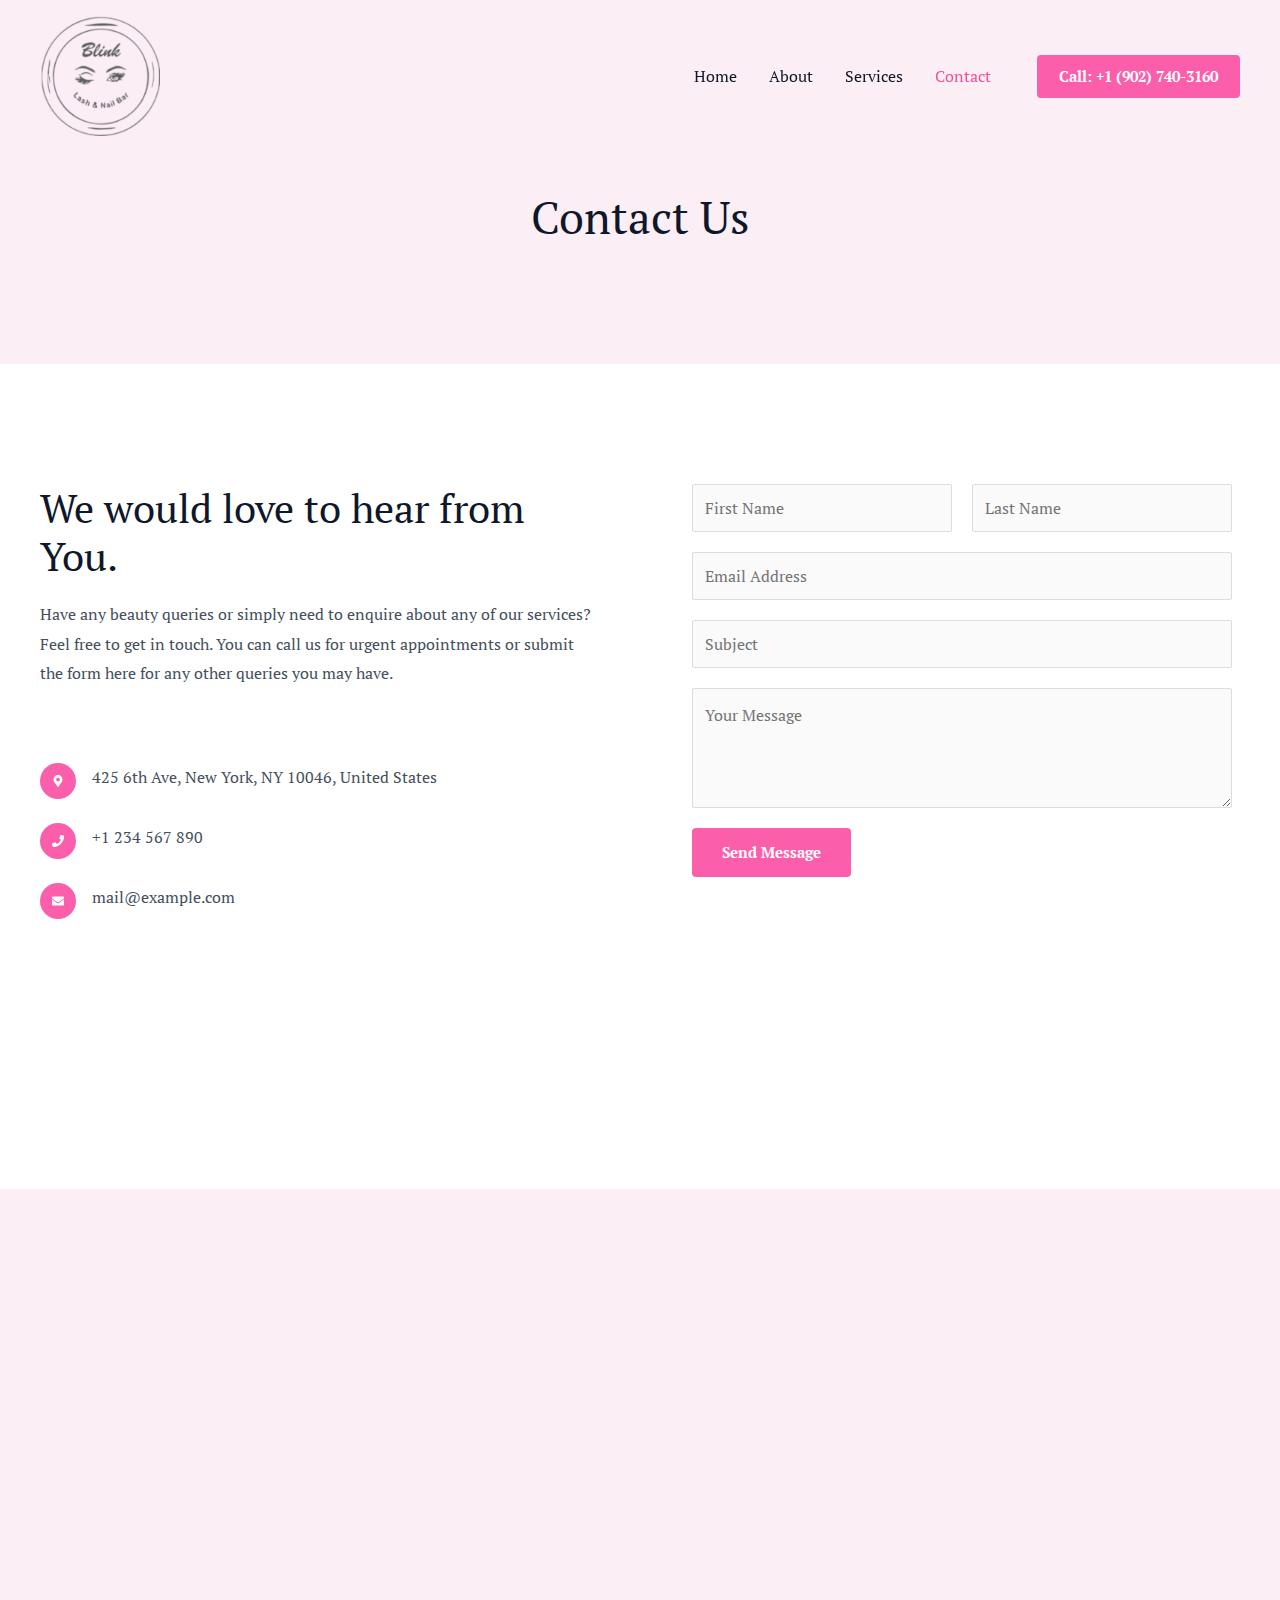
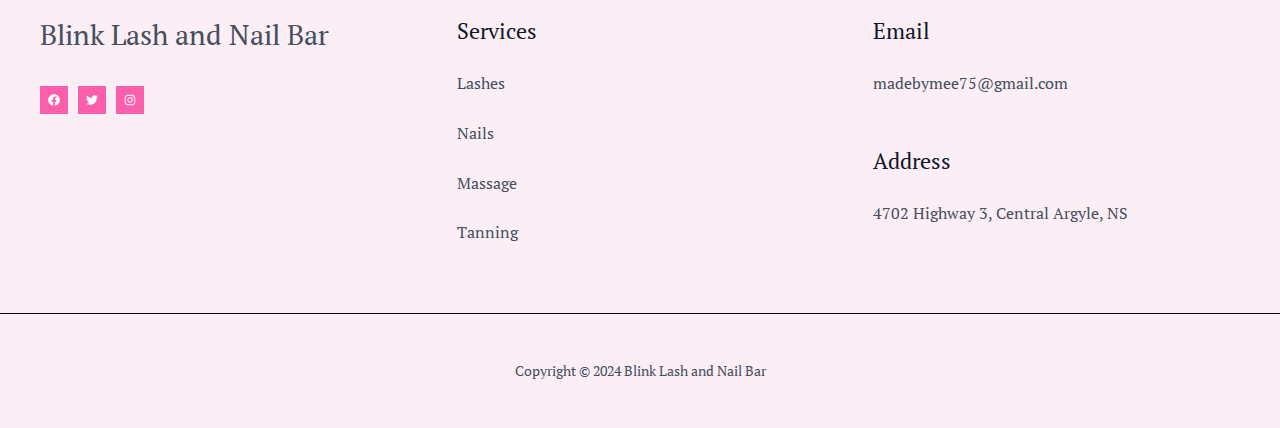
<file: contact/index.html>
<!DOCTYPE html>
<html lang="en-US">
<head>
<meta charset="UTF-8">
<meta name="viewport" content="width=device-width, initial-scale=1">
	 <link rel="profile" href="https://gmpg.org/xfn/11"> 
	 <title>Contact &#8211; Blink Lash and Nail Bar</title>
<meta name="robots" content="max-image-preview:large">
<link rel="dns-prefetch" href="//fonts.googleapis.com">
<link rel="alternate" type="application/rss+xml" title="Blink Lash and Nail Bar &raquo; Feed" href="/feed/">
<link rel="alternate" type="application/rss+xml" title="Blink Lash and Nail Bar &raquo; Comments Feed" href="/comments/feed/">
<script>
window._wpemojiSettings = {"baseUrl":"https:\/\/s.w.org\/images\/core\/emoji\/15.0.3\/72x72\/","ext":".png","svgUrl":"https:\/\/s.w.org\/images\/core\/emoji\/15.0.3\/svg\/","svgExt":".svg","source":{"concatemoji":"\/wp-includes\/js\/wp-emoji-release.min.js?ver=6.6.1"}};
/*! This file is auto-generated */
!function(i,n){var o,s,e;function c(e){try{var t={supportTests:e,timestamp:(new Date).valueOf()};sessionStorage.setItem(o,JSON.stringify(t))}catch(e){}}function p(e,t,n){e.clearRect(0,0,e.canvas.width,e.canvas.height),e.fillText(t,0,0);var t=new Uint32Array(e.getImageData(0,0,e.canvas.width,e.canvas.height).data),r=(e.clearRect(0,0,e.canvas.width,e.canvas.height),e.fillText(n,0,0),new Uint32Array(e.getImageData(0,0,e.canvas.width,e.canvas.height).data));return t.every(function(e,t){return e===r[t]})}function u(e,t,n){switch(t){case"flag":return n(e,"🏳️‍⚧️","🏳️​⚧️")?!1:!n(e,"🇺🇳","🇺​🇳")&&!n(e,"🏴󠁧󠁢󠁥󠁮󠁧󠁿","🏴​󠁧​󠁢​󠁥​󠁮​󠁧​󠁿");case"emoji":return!n(e,"🐦‍⬛","🐦​⬛")}return!1}function f(e,t,n){var r="undefined"!=typeof WorkerGlobalScope&&self instanceof WorkerGlobalScope?new OffscreenCanvas(300,150):i.createElement("canvas"),a=r.getContext("2d",{willReadFrequently:!0}),o=(a.textBaseline="top",a.font="600 32px Arial",{});return e.forEach(function(e){o[e]=t(a,e,n)}),o}function t(e){var t=i.createElement("script");t.src=e,t.defer=!0,i.head.appendChild(t)}"undefined"!=typeof Promise&&(o="wpEmojiSettingsSupports",s=["flag","emoji"],n.supports={everything:!0,everythingExceptFlag:!0},e=new Promise(function(e){i.addEventListener("DOMContentLoaded",e,{once:!0})}),new Promise(function(t){var n=function(){try{var e=JSON.parse(sessionStorage.getItem(o));if("object"==typeof e&&"number"==typeof e.timestamp&&(new Date).valueOf()<e.timestamp+604800&&"object"==typeof e.supportTests)return e.supportTests}catch(e){}return null}();if(!n){if("undefined"!=typeof Worker&&"undefined"!=typeof OffscreenCanvas&&"undefined"!=typeof URL&&URL.createObjectURL&&"undefined"!=typeof Blob)try{var e="postMessage("+f.toString()+"("+[JSON.stringify(s),u.toString(),p.toString()].join(",")+"));",r=new Blob([e],{type:"text/javascript"}),a=new Worker(URL.createObjectURL(r),{name:"wpTestEmojiSupports"});return void(a.onmessage=function(e){c(n=e.data),a.terminate(),t(n)})}catch(e){}c(n=f(s,u,p))}t(n)}).then(function(e){for(var t in e)n.supports[t]=e[t],n.supports.everything=n.supports.everything&&n.supports[t],"flag"!==t&&(n.supports.everythingExceptFlag=n.supports.everythingExceptFlag&&n.supports[t]);n.supports.everythingExceptFlag=n.supports.everythingExceptFlag&&!n.supports.flag,n.DOMReady=!1,n.readyCallback=function(){n.DOMReady=!0}}).then(function(){return e}).then(function(){var e;n.supports.everything||(n.readyCallback(),(e=n.source||{}).concatemoji?t(e.concatemoji):e.wpemoji&&e.twemoji&&(t(e.twemoji),t(e.wpemoji)))}))}((window,document),window._wpemojiSettings);
</script>
<link rel="stylesheet" id="astra-theme-css-css" href="/wp-content/themes/astra/assets/css/minified/main.min.css?ver=4.8.0" media="all">
<style id="astra-theme-css-inline-css">:root{--ast-post-nav-space:0;--ast-container-default-xlg-padding:6.67em;--ast-container-default-lg-padding:5.67em;--ast-container-default-slg-padding:4.34em;--ast-container-default-md-padding:3.34em;--ast-container-default-sm-padding:6.67em;--ast-container-default-xs-padding:2.4em;--ast-container-default-xxs-padding:1.4em;--ast-code-block-background:#EEEEEE;--ast-comment-inputs-background:#FAFAFA;--ast-normal-container-width:1200px;--ast-narrow-container-width:750px;--ast-blog-title-font-weight:normal;--ast-blog-meta-weight:inherit;}html{font-size:100%;}a,.page-title{color:var(--ast-global-color-2);}a:hover,a:focus{color:var(--ast-global-color-1);}body,button,input,select,textarea,.ast-button,.ast-custom-button{font-family:'PT Serif',serif;font-weight:400;font-size:16px;font-size:1rem;}blockquote{color:var(--ast-global-color-3);}p,.entry-content p{margin-bottom:1em;}h1,.entry-content h1,h2,.entry-content h2,h3,.entry-content h3,h4,.entry-content h4,h5,.entry-content h5,h6,.entry-content h6,.site-title,.site-title a{font-weight:normal;}.site-title{font-size:32px;font-size:2rem;display:none;}header .custom-logo-link img{max-width:120px;width:120px;}.astra-logo-svg{width:120px;}.site-header .site-description{font-size:15px;font-size:0.9375rem;display:none;}.entry-title{font-size:30px;font-size:1.875rem;}.archive .ast-article-post .ast-article-inner,.blog .ast-article-post .ast-article-inner,.archive .ast-article-post .ast-article-inner:hover,.blog .ast-article-post .ast-article-inner:hover{overflow:hidden;}h1,.entry-content h1{font-size:45px;font-size:2.8125rem;font-weight:normal;line-height:1.2em;text-transform:none;}h2,.entry-content h2{font-size:40px;font-size:2.5rem;line-height:1.2em;}h3,.entry-content h3{font-size:28px;font-size:1.75rem;font-weight:normal;line-height:1.3em;}h4,.entry-content h4{font-size:24px;font-size:1.5rem;line-height:1.2em;}h5,.entry-content h5{font-size:20px;font-size:1.25rem;line-height:1.2em;}h6,.entry-content h6{font-size:15px;font-size:0.9375rem;line-height:1.25em;}::selection{background-color:var(--ast-global-color-0);color:#000000;}body,h1,.entry-title a,.entry-content h1,h2,.entry-content h2,h3,.entry-content h3,h4,.entry-content h4,h5,.entry-content h5,h6,.entry-content h6{color:var(--ast-global-color-3);}.tagcloud a:hover,.tagcloud a:focus,.tagcloud a.current-item{color:#ffffff;border-color:var(--ast-global-color-2);background-color:var(--ast-global-color-2);}input:focus,input[type="text"]:focus,input[type="email"]:focus,input[type="url"]:focus,input[type="password"]:focus,input[type="reset"]:focus,input[type="search"]:focus,textarea:focus{border-color:var(--ast-global-color-2);}input[type="radio"]:checked,input[type=reset],input[type="checkbox"]:checked,input[type="checkbox"]:hover:checked,input[type="checkbox"]:focus:checked,input[type=range]::-webkit-slider-thumb{border-color:var(--ast-global-color-2);background-color:var(--ast-global-color-2);box-shadow:none;}.site-footer a:hover + .post-count,.site-footer a:focus + .post-count{background:var(--ast-global-color-2);border-color:var(--ast-global-color-2);}.single .nav-links .nav-previous,.single .nav-links .nav-next{color:var(--ast-global-color-2);}.entry-meta,.entry-meta *{line-height:1.45;color:var(--ast-global-color-2);}.entry-meta a:not(.ast-button):hover,.entry-meta a:not(.ast-button):hover *,.entry-meta a:not(.ast-button):focus,.entry-meta a:not(.ast-button):focus *,.page-links > .page-link,.page-links .page-link:hover,.post-navigation a:hover{color:var(--ast-global-color-1);}#cat option,.secondary .calendar_wrap thead a,.secondary .calendar_wrap thead a:visited{color:var(--ast-global-color-2);}.secondary .calendar_wrap #today,.ast-progress-val span{background:var(--ast-global-color-2);}.secondary a:hover + .post-count,.secondary a:focus + .post-count{background:var(--ast-global-color-2);border-color:var(--ast-global-color-2);}.calendar_wrap #today > a{color:#ffffff;}.page-links .page-link,.single .post-navigation a{color:var(--ast-global-color-2);}.ast-search-menu-icon .search-form button.search-submit{padding:0 4px;}.ast-search-menu-icon form.search-form{padding-right:0;}.ast-search-menu-icon.slide-search input.search-field{width:0;}.ast-header-search .ast-search-menu-icon.ast-dropdown-active .search-form,.ast-header-search .ast-search-menu-icon.ast-dropdown-active .search-field:focus{transition:all 0.2s;}.search-form input.search-field:focus{outline:none;}.wp-block-latest-posts > li > a{color:var(--ast-global-color-2);}.widget-title,.widget .wp-block-heading{font-size:22px;font-size:1.375rem;color:var(--ast-global-color-3);}.ast-search-menu-icon.slide-search a:focus-visible:focus-visible,.astra-search-icon:focus-visible,#close:focus-visible,a:focus-visible,.ast-menu-toggle:focus-visible,.site .skip-link:focus-visible,.wp-block-loginout input:focus-visible,.wp-block-search.wp-block-search__button-inside .wp-block-search__inside-wrapper,.ast-header-navigation-arrow:focus-visible,.woocommerce .wc-proceed-to-checkout > .checkout-button:focus-visible,.woocommerce .woocommerce-MyAccount-navigation ul li a:focus-visible,.ast-orders-table__row .ast-orders-table__cell:focus-visible,.woocommerce .woocommerce-order-details .order-again > .button:focus-visible,.woocommerce .woocommerce-message a.button.wc-forward:focus-visible,.woocommerce #minus_qty:focus-visible,.woocommerce #plus_qty:focus-visible,a#ast-apply-coupon:focus-visible,.woocommerce .woocommerce-info a:focus-visible,.woocommerce .astra-shop-summary-wrap a:focus-visible,.woocommerce a.wc-forward:focus-visible,#ast-apply-coupon:focus-visible,.woocommerce-js .woocommerce-mini-cart-item a.remove:focus-visible,#close:focus-visible,.button.search-submit:focus-visible,#search_submit:focus,.normal-search:focus-visible,.ast-header-account-wrap:focus-visible,.woocommerce .ast-on-card-button.ast-quick-view-trigger:focus{outline-style:dotted;outline-color:inherit;outline-width:thin;}input:focus,input[type="text"]:focus,input[type="email"]:focus,input[type="url"]:focus,input[type="password"]:focus,input[type="reset"]:focus,input[type="search"]:focus,input[type="number"]:focus,textarea:focus,.wp-block-search__input:focus,[data-section="section-header-mobile-trigger"] .ast-button-wrap .ast-mobile-menu-trigger-minimal:focus,.ast-mobile-popup-drawer.active .menu-toggle-close:focus,.woocommerce-ordering select.orderby:focus,#ast-scroll-top:focus,#coupon_code:focus,.woocommerce-page #comment:focus,.woocommerce #reviews #respond input#submit:focus,.woocommerce a.add_to_cart_button:focus,.woocommerce .button.single_add_to_cart_button:focus,.woocommerce .woocommerce-cart-form button:focus,.woocommerce .woocommerce-cart-form__cart-item .quantity .qty:focus,.woocommerce .woocommerce-billing-fields .woocommerce-billing-fields__field-wrapper .woocommerce-input-wrapper > .input-text:focus,.woocommerce #order_comments:focus,.woocommerce #place_order:focus,.woocommerce .woocommerce-address-fields .woocommerce-address-fields__field-wrapper .woocommerce-input-wrapper > .input-text:focus,.woocommerce .woocommerce-MyAccount-content form button:focus,.woocommerce .woocommerce-MyAccount-content .woocommerce-EditAccountForm .woocommerce-form-row .woocommerce-Input.input-text:focus,.woocommerce .ast-woocommerce-container .woocommerce-pagination ul.page-numbers li a:focus,body #content .woocommerce form .form-row .select2-container--default .select2-selection--single:focus,#ast-coupon-code:focus,.woocommerce.woocommerce-js .quantity input[type=number]:focus,.woocommerce-js .woocommerce-mini-cart-item .quantity input[type=number]:focus,.woocommerce p#ast-coupon-trigger:focus{border-style:dotted;border-color:inherit;border-width:thin;}input{outline:none;}.site-logo-img img{ transition:all 0.2s linear;}body .ast-oembed-container *{position:absolute;top:0;width:100%;height:100%;left:0;}body .wp-block-embed-pocket-casts .ast-oembed-container *{position:unset;}.ast-single-post-featured-section + article {margin-top: 2em;}.site-content .ast-single-post-featured-section img {width: 100%;overflow: hidden;object-fit: cover;}.site > .ast-single-related-posts-container {margin-top: 0;}@media (min-width: 922px) {.ast-desktop .ast-container--narrow {max-width: var(--ast-narrow-container-width);margin: 0 auto;}}.ast-page-builder-template .hentry {margin: 0;}.ast-page-builder-template .site-content > .ast-container {max-width: 100%;padding: 0;}.ast-page-builder-template .site .site-content #primary {padding: 0;margin: 0;}.ast-page-builder-template .no-results {text-align: center;margin: 4em auto;}.ast-page-builder-template .ast-pagination {padding: 2em;}.ast-page-builder-template .entry-header.ast-no-title.ast-no-thumbnail {margin-top: 0;}.ast-page-builder-template .entry-header.ast-header-without-markup {margin-top: 0;margin-bottom: 0;}.ast-page-builder-template .entry-header.ast-no-title.ast-no-meta {margin-bottom: 0;}.ast-page-builder-template.single .post-navigation {padding-bottom: 2em;}.ast-page-builder-template.single-post .site-content > .ast-container {max-width: 100%;}.ast-page-builder-template .entry-header {margin-top: 4em;margin-left: auto;margin-right: auto;padding-left: 20px;padding-right: 20px;}.single.ast-page-builder-template .entry-header {padding-left: 20px;padding-right: 20px;}.ast-page-builder-template .ast-archive-description {margin: 4em auto 0;padding-left: 20px;padding-right: 20px;}.ast-page-builder-template.ast-no-sidebar .entry-content .alignwide {margin-left: 0;margin-right: 0;}@media (max-width:921.9px){#ast-desktop-header{display:none;}}@media (min-width:922px){#ast-mobile-header{display:none;}}.wp-block-buttons.aligncenter{justify-content:center;}@media (max-width:921px){.ast-theme-transparent-header #primary,.ast-theme-transparent-header #secondary{padding:0;}}@media (max-width:921px){.ast-plain-container.ast-no-sidebar #primary{padding:0;}}.ast-plain-container.ast-no-sidebar #primary{margin-top:0;margin-bottom:0;}.wp-block-buttons .wp-block-button.is-style-outline .wp-block-button__link.wp-element-button,.ast-outline-button,.wp-block-uagb-buttons-child .uagb-buttons-repeater.ast-outline-button{border-color:var(--ast-global-color-0);border-top-width:2px;border-right-width:2px;border-bottom-width:2px;border-left-width:2px;font-family:inherit;font-weight:600;font-size:15px;font-size:0.9375rem;line-height:1em;border-top-left-radius:4px;border-top-right-radius:4px;border-bottom-right-radius:4px;border-bottom-left-radius:4px;}.wp-block-button.is-style-outline .wp-block-button__link:hover,.wp-block-buttons .wp-block-button.is-style-outline .wp-block-button__link:focus,.wp-block-buttons .wp-block-button.is-style-outline > .wp-block-button__link:not(.has-text-color):hover,.wp-block-buttons .wp-block-button.wp-block-button__link.is-style-outline:not(.has-text-color):hover,.ast-outline-button:hover,.ast-outline-button:focus,.wp-block-uagb-buttons-child .uagb-buttons-repeater.ast-outline-button:hover,.wp-block-uagb-buttons-child .uagb-buttons-repeater.ast-outline-button:focus{background-color:var(--ast-global-color-1);}.wp-block-button .wp-block-button__link.wp-element-button.is-style-outline:not(.has-background),.wp-block-button.is-style-outline>.wp-block-button__link.wp-element-button:not(.has-background),.ast-outline-button{background-color:var(--ast-global-color-0);}@media (max-width:544px){.wp-block-buttons .wp-block-button.is-style-outline .wp-block-button__link.wp-element-button,.ast-outline-button,.wp-block-uagb-buttons-child .uagb-buttons-repeater.ast-outline-button{font-size:14px;font-size:0.875rem;}}.entry-content[ast-blocks-layout] > figure{margin-bottom:1em;}@media (max-width:921px){.ast-separate-container #primary,.ast-separate-container #secondary{padding:1.5em 0;}#primary,#secondary{padding:1.5em 0;margin:0;}.ast-left-sidebar #content > .ast-container{display:flex;flex-direction:column-reverse;width:100%;}.ast-separate-container .ast-article-post,.ast-separate-container .ast-article-single{padding:1.5em 2.14em;}.ast-author-box img.avatar{margin:20px 0 0 0;}}@media (min-width:922px){.ast-separate-container.ast-right-sidebar #primary,.ast-separate-container.ast-left-sidebar #primary{border:0;}.search-no-results.ast-separate-container #primary{margin-bottom:4em;}}.elementor-button-wrapper .elementor-button{border-style:solid;text-decoration:none;border-top-width:0px;border-right-width:0px;border-left-width:0px;border-bottom-width:0px;}body .elementor-button.elementor-size-sm,body .elementor-button.elementor-size-xs,body .elementor-button.elementor-size-md,body .elementor-button.elementor-size-lg,body .elementor-button.elementor-size-xl,body .elementor-button{border-top-left-radius:4px;border-top-right-radius:4px;border-bottom-right-radius:4px;border-bottom-left-radius:4px;padding-top:17px;padding-right:30px;padding-bottom:17px;padding-left:30px;}.elementor-button-wrapper .elementor-button{border-color:var(--ast-global-color-0);background-color:var(--ast-global-color-0);}.elementor-button-wrapper .elementor-button:hover,.elementor-button-wrapper .elementor-button:focus{color:#ffffff;background-color:var(--ast-global-color-1);border-color:var(--ast-global-color-1);}.wp-block-button .wp-block-button__link ,.elementor-button-wrapper .elementor-button,.elementor-button-wrapper .elementor-button:visited{color:#ffffff;}.elementor-button-wrapper .elementor-button{font-weight:600;font-size:15px;font-size:0.9375rem;line-height:1em;}body .elementor-button.elementor-size-sm,body .elementor-button.elementor-size-xs,body .elementor-button.elementor-size-md,body .elementor-button.elementor-size-lg,body .elementor-button.elementor-size-xl,body .elementor-button{font-size:15px;font-size:0.9375rem;}.wp-block-button .wp-block-button__link:hover,.wp-block-button .wp-block-button__link:focus{color:#ffffff;background-color:var(--ast-global-color-1);border-color:var(--ast-global-color-1);}.elementor-widget-heading h1.elementor-heading-title{line-height:1.2em;}.elementor-widget-heading h2.elementor-heading-title{line-height:1.2em;}.elementor-widget-heading h3.elementor-heading-title{line-height:1.3em;}.elementor-widget-heading h4.elementor-heading-title{line-height:1.2em;}.elementor-widget-heading h5.elementor-heading-title{line-height:1.2em;}.elementor-widget-heading h6.elementor-heading-title{line-height:1.25em;}.wp-block-button .wp-block-button__link,.wp-block-search .wp-block-search__button,body .wp-block-file .wp-block-file__button{border-style:solid;border-top-width:0px;border-right-width:0px;border-left-width:0px;border-bottom-width:0px;border-color:var(--ast-global-color-0);background-color:var(--ast-global-color-0);color:#ffffff;font-family:inherit;font-weight:600;line-height:1em;font-size:15px;font-size:0.9375rem;border-top-left-radius:4px;border-top-right-radius:4px;border-bottom-right-radius:4px;border-bottom-left-radius:4px;padding-top:17px;padding-right:30px;padding-bottom:17px;padding-left:30px;}@media (max-width:544px){.wp-block-button .wp-block-button__link,.wp-block-search .wp-block-search__button,body .wp-block-file .wp-block-file__button{font-size:14px;font-size:0.875rem;}}.menu-toggle,button,.ast-button,.ast-custom-button,.button,input#submit,input[type="button"],input[type="submit"],input[type="reset"],form[CLASS*="wp-block-search__"].wp-block-search .wp-block-search__inside-wrapper .wp-block-search__button,body .wp-block-file .wp-block-file__button,.woocommerce-js a.button,.woocommerce button.button,.woocommerce .woocommerce-message a.button,.woocommerce #respond input#submit.alt,.woocommerce input.button.alt,.woocommerce input.button,.woocommerce input.button:disabled,.woocommerce input.button:disabled[disabled],.woocommerce input.button:disabled:hover,.woocommerce input.button:disabled[disabled]:hover,.woocommerce #respond input#submit,.woocommerce button.button.alt.disabled,.wc-block-grid__products .wc-block-grid__product .wp-block-button__link,.wc-block-grid__product-onsale,[CLASS*="wc-block"] button,.woocommerce-js .astra-cart-drawer .astra-cart-drawer-content .woocommerce-mini-cart__buttons .button:not(.checkout):not(.ast-continue-shopping),.woocommerce-js .astra-cart-drawer .astra-cart-drawer-content .woocommerce-mini-cart__buttons a.checkout,.woocommerce button.button.alt.disabled.wc-variation-selection-needed,[CLASS*="wc-block"] .wc-block-components-button{border-style:solid;border-top-width:0px;border-right-width:0px;border-left-width:0px;border-bottom-width:0px;color:#ffffff;border-color:var(--ast-global-color-0);background-color:var(--ast-global-color-0);padding-top:17px;padding-right:30px;padding-bottom:17px;padding-left:30px;font-family:inherit;font-weight:600;font-size:15px;font-size:0.9375rem;line-height:1em;border-top-left-radius:4px;border-top-right-radius:4px;border-bottom-right-radius:4px;border-bottom-left-radius:4px;}button:focus,.menu-toggle:hover,button:hover,.ast-button:hover,.ast-custom-button:hover .button:hover,.ast-custom-button:hover ,input[type=reset]:hover,input[type=reset]:focus,input#submit:hover,input#submit:focus,input[type="button"]:hover,input[type="button"]:focus,input[type="submit"]:hover,input[type="submit"]:focus,form[CLASS*="wp-block-search__"].wp-block-search .wp-block-search__inside-wrapper .wp-block-search__button:hover,form[CLASS*="wp-block-search__"].wp-block-search .wp-block-search__inside-wrapper .wp-block-search__button:focus,body .wp-block-file .wp-block-file__button:hover,body .wp-block-file .wp-block-file__button:focus,.woocommerce-js a.button:hover,.woocommerce button.button:hover,.woocommerce .woocommerce-message a.button:hover,.woocommerce #respond input#submit:hover,.woocommerce #respond input#submit.alt:hover,.woocommerce input.button.alt:hover,.woocommerce input.button:hover,.woocommerce button.button.alt.disabled:hover,.wc-block-grid__products .wc-block-grid__product .wp-block-button__link:hover,[CLASS*="wc-block"] button:hover,.woocommerce-js .astra-cart-drawer .astra-cart-drawer-content .woocommerce-mini-cart__buttons .button:not(.checkout):not(.ast-continue-shopping):hover,.woocommerce-js .astra-cart-drawer .astra-cart-drawer-content .woocommerce-mini-cart__buttons a.checkout:hover,.woocommerce button.button.alt.disabled.wc-variation-selection-needed:hover,[CLASS*="wc-block"] .wc-block-components-button:hover,[CLASS*="wc-block"] .wc-block-components-button:focus{color:#ffffff;background-color:var(--ast-global-color-1);border-color:var(--ast-global-color-1);}@media (max-width:544px){.menu-toggle,button,.ast-button,.ast-custom-button,.button,input#submit,input[type="button"],input[type="submit"],input[type="reset"],form[CLASS*="wp-block-search__"].wp-block-search .wp-block-search__inside-wrapper .wp-block-search__button,body .wp-block-file .wp-block-file__button,.woocommerce-js a.button,.woocommerce button.button,.woocommerce .woocommerce-message a.button,.woocommerce #respond input#submit.alt,.woocommerce input.button.alt,.woocommerce input.button,.woocommerce input.button:disabled,.woocommerce input.button:disabled[disabled],.woocommerce input.button:disabled:hover,.woocommerce input.button:disabled[disabled]:hover,.woocommerce #respond input#submit,.woocommerce button.button.alt.disabled,.wc-block-grid__products .wc-block-grid__product .wp-block-button__link,.wc-block-grid__product-onsale,[CLASS*="wc-block"] button,.woocommerce-js .astra-cart-drawer .astra-cart-drawer-content .woocommerce-mini-cart__buttons .button:not(.checkout):not(.ast-continue-shopping),.woocommerce-js .astra-cart-drawer .astra-cart-drawer-content .woocommerce-mini-cart__buttons a.checkout,.woocommerce button.button.alt.disabled.wc-variation-selection-needed,[CLASS*="wc-block"] .wc-block-components-button{font-size:14px;font-size:0.875rem;}}@media (max-width:921px){.ast-mobile-header-stack .main-header-bar .ast-search-menu-icon{display:inline-block;}.ast-header-break-point.ast-header-custom-item-outside .ast-mobile-header-stack .main-header-bar .ast-search-icon{margin:0;}.ast-comment-avatar-wrap img{max-width:2.5em;}.ast-comment-meta{padding:0 1.8888em 1.3333em;}.ast-separate-container .ast-comment-list li.depth-1{padding:1.5em 2.14em;}.ast-separate-container .comment-respond{padding:2em 2.14em;}}@media (min-width:544px){.ast-container{max-width:100%;}}@media (max-width:544px){.ast-separate-container .ast-article-post,.ast-separate-container .ast-article-single,.ast-separate-container .comments-title,.ast-separate-container .ast-archive-description{padding:1.5em 1em;}.ast-separate-container #content .ast-container{padding-left:0.54em;padding-right:0.54em;}.ast-separate-container .ast-comment-list .bypostauthor{padding:.5em;}.ast-search-menu-icon.ast-dropdown-active .search-field{width:170px;}.menu-toggle,button,.ast-button,.button,input#submit,input[type="button"],input[type="submit"],input[type="reset"]{font-size:14px;font-size:0.875rem;}} #ast-mobile-header .ast-site-header-cart-li a{pointer-events:none;}body,.ast-separate-container{background-color:var(--ast-global-color-4);background-image:none;}@media (max-width:921px){.site-title{display:none;}.site-header .site-description{display:none;}h1,.entry-content h1{font-size:32px;}h2,.entry-content h2{font-size:32px;}h3,.entry-content h3{font-size:24px;}h4,.entry-content h4{font-size:20px;font-size:1.25rem;}h5,.entry-content h5{font-size:18px;font-size:1.125rem;}h6,.entry-content h6{font-size:14px;font-size:0.875rem;}.astra-logo-svg{width:160px;}header .custom-logo-link img,.ast-header-break-point .site-logo-img .custom-mobile-logo-link img{max-width:160px;width:160px;}}@media (max-width:544px){.site-title{font-size:23px;font-size:1.4375rem;display:none;}.site-header .site-description{display:none;}h1,.entry-content h1{font-size:26px;}h2,.entry-content h2{font-size:24px;}h3,.entry-content h3{font-size:22px;}h4,.entry-content h4{font-size:18px;font-size:1.125rem;}h5,.entry-content h5{font-size:16px;font-size:1rem;}h6,.entry-content h6{font-size:13px;font-size:0.8125rem;}header .custom-logo-link img,.ast-header-break-point .site-branding img,.ast-header-break-point .custom-logo-link img{max-width:160px;width:160px;}.astra-logo-svg{width:160px;}.ast-header-break-point .site-logo-img .custom-mobile-logo-link img{max-width:160px;}}@media (max-width:921px){html{font-size:91.2%;}}@media (max-width:544px){html{font-size:91.2%;}}@media (min-width:922px){.ast-container{max-width:1240px;}}@media (min-width:922px){.site-content .ast-container{display:flex;}}@media (max-width:921px){.site-content .ast-container{flex-direction:column;}}@media (min-width:922px){.main-header-menu .sub-menu .menu-item.ast-left-align-sub-menu:hover > .sub-menu,.main-header-menu .sub-menu .menu-item.ast-left-align-sub-menu.focus > .sub-menu{margin-left:-0px;}}.ast-theme-transparent-header [data-section="section-header-mobile-trigger"] .ast-button-wrap .ast-mobile-menu-trigger-minimal{background:transparent;}.site .comments-area{padding-bottom:3em;}.wp-block-file {display: flex;align-items: center;flex-wrap: wrap;justify-content: space-between;}.wp-block-pullquote {border: none;}.wp-block-pullquote blockquote::before {content: "\201D";font-family: "Helvetica",sans-serif;display: flex;transform: rotate( 180deg );font-size: 6rem;font-style: normal;line-height: 1;font-weight: bold;align-items: center;justify-content: center;}.has-text-align-right > blockquote::before {justify-content: flex-start;}.has-text-align-left > blockquote::before {justify-content: flex-end;}figure.wp-block-pullquote.is-style-solid-color blockquote {max-width: 100%;text-align: inherit;}html body {--wp--custom--ast-default-block-top-padding: 3em;--wp--custom--ast-default-block-right-padding: 3em;--wp--custom--ast-default-block-bottom-padding: 3em;--wp--custom--ast-default-block-left-padding: 3em;--wp--custom--ast-container-width: 1200px;--wp--custom--ast-content-width-size: 1200px;--wp--custom--ast-wide-width-size: calc(1200px + var(--wp--custom--ast-default-block-left-padding) + var(--wp--custom--ast-default-block-right-padding));}.ast-narrow-container {--wp--custom--ast-content-width-size: 750px;--wp--custom--ast-wide-width-size: 750px;}@media(max-width: 921px) {html body {--wp--custom--ast-default-block-top-padding: 3em;--wp--custom--ast-default-block-right-padding: 2em;--wp--custom--ast-default-block-bottom-padding: 3em;--wp--custom--ast-default-block-left-padding: 2em;}}@media(max-width: 544px) {html body {--wp--custom--ast-default-block-top-padding: 3em;--wp--custom--ast-default-block-right-padding: 1.5em;--wp--custom--ast-default-block-bottom-padding: 3em;--wp--custom--ast-default-block-left-padding: 1.5em;}}.entry-content > .wp-block-group,.entry-content > .wp-block-cover,.entry-content > .wp-block-columns {padding-top: var(--wp--custom--ast-default-block-top-padding);padding-right: var(--wp--custom--ast-default-block-right-padding);padding-bottom: var(--wp--custom--ast-default-block-bottom-padding);padding-left: var(--wp--custom--ast-default-block-left-padding);}.ast-plain-container.ast-no-sidebar .entry-content > .alignfull,.ast-page-builder-template .ast-no-sidebar .entry-content > .alignfull {margin-left: calc( -50vw + 50%);margin-right: calc( -50vw + 50%);max-width: 100vw;width: 100vw;}.ast-plain-container.ast-no-sidebar .entry-content .alignfull .alignfull,.ast-page-builder-template.ast-no-sidebar .entry-content .alignfull .alignfull,.ast-plain-container.ast-no-sidebar .entry-content .alignfull .alignwide,.ast-page-builder-template.ast-no-sidebar .entry-content .alignfull .alignwide,.ast-plain-container.ast-no-sidebar .entry-content .alignwide .alignfull,.ast-page-builder-template.ast-no-sidebar .entry-content .alignwide .alignfull,.ast-plain-container.ast-no-sidebar .entry-content .alignwide .alignwide,.ast-page-builder-template.ast-no-sidebar .entry-content .alignwide .alignwide,.ast-plain-container.ast-no-sidebar .entry-content .wp-block-column .alignfull,.ast-page-builder-template.ast-no-sidebar .entry-content .wp-block-column .alignfull,.ast-plain-container.ast-no-sidebar .entry-content .wp-block-column .alignwide,.ast-page-builder-template.ast-no-sidebar .entry-content .wp-block-column .alignwide {margin-left: auto;margin-right: auto;width: 100%;}[ast-blocks-layout] .wp-block-separator:not(.is-style-dots) {height: 0;}[ast-blocks-layout] .wp-block-separator {margin: 20px auto;}[ast-blocks-layout] .wp-block-separator:not(.is-style-wide):not(.is-style-dots) {max-width: 100px;}[ast-blocks-layout] .wp-block-separator.has-background {padding: 0;}.entry-content[ast-blocks-layout] > * {max-width: var(--wp--custom--ast-content-width-size);margin-left: auto;margin-right: auto;}.entry-content[ast-blocks-layout] > .alignwide {max-width: var(--wp--custom--ast-wide-width-size);}.entry-content[ast-blocks-layout] .alignfull {max-width: none;}.entry-content .wp-block-columns {margin-bottom: 0;}blockquote {margin: 1.5em;border-color: rgba(0,0,0,0.05);}.wp-block-quote:not(.has-text-align-right):not(.has-text-align-center) {border-left: 5px solid rgba(0,0,0,0.05);}.has-text-align-right > blockquote,blockquote.has-text-align-right {border-right: 5px solid rgba(0,0,0,0.05);}.has-text-align-left > blockquote,blockquote.has-text-align-left {border-left: 5px solid rgba(0,0,0,0.05);}.wp-block-site-tagline,.wp-block-latest-posts .read-more {margin-top: 15px;}.wp-block-loginout p label {display: block;}.wp-block-loginout p:not(.login-remember):not(.login-submit) input {width: 100%;}.wp-block-loginout input:focus {border-color: transparent;}.wp-block-loginout input:focus {outline: thin dotted;}.entry-content .wp-block-media-text .wp-block-media-text__content {padding: 0 0 0 8%;}.entry-content .wp-block-media-text.has-media-on-the-right .wp-block-media-text__content {padding: 0 8% 0 0;}.entry-content .wp-block-media-text.has-background .wp-block-media-text__content {padding: 8%;}.entry-content .wp-block-cover:not([class*="background-color"]) .wp-block-cover__inner-container,.entry-content .wp-block-cover:not([class*="background-color"]) .wp-block-cover-image-text,.entry-content .wp-block-cover:not([class*="background-color"]) .wp-block-cover-text,.entry-content .wp-block-cover-image:not([class*="background-color"]) .wp-block-cover__inner-container,.entry-content .wp-block-cover-image:not([class*="background-color"]) .wp-block-cover-image-text,.entry-content .wp-block-cover-image:not([class*="background-color"]) .wp-block-cover-text {color: var(--ast-global-color-5);}.wp-block-loginout .login-remember input {width: 1.1rem;height: 1.1rem;margin: 0 5px 4px 0;vertical-align: middle;}.wp-block-latest-posts > li > *:first-child,.wp-block-latest-posts:not(.is-grid) > li:first-child {margin-top: 0;}.entry-content .wp-block-buttons,.entry-content .wp-block-uagb-buttons {margin-bottom: 1.5em;}.wp-block-search__inside-wrapper .wp-block-search__input {padding: 0 10px;color: var(--ast-global-color-3);background: var(--ast-global-color-5);border-color: var(--ast-border-color);}.wp-block-latest-posts .read-more {margin-bottom: 1.5em;}.wp-block-search__no-button .wp-block-search__inside-wrapper .wp-block-search__input {padding-top: 5px;padding-bottom: 5px;}.wp-block-latest-posts .wp-block-latest-posts__post-date,.wp-block-latest-posts .wp-block-latest-posts__post-author {font-size: 1rem;}.wp-block-latest-posts > li > *,.wp-block-latest-posts:not(.is-grid) > li {margin-top: 12px;margin-bottom: 12px;}.ast-page-builder-template .entry-content[ast-blocks-layout] > *,.ast-page-builder-template .entry-content[ast-blocks-layout] > .alignfull > * {max-width: none;}.ast-page-builder-template .entry-content[ast-blocks-layout] > .alignwide > * {max-width: var(--wp--custom--ast-wide-width-size);}.ast-page-builder-template .entry-content[ast-blocks-layout] > .inherit-container-width > *,.ast-page-builder-template .entry-content[ast-blocks-layout] > * > *,.entry-content[ast-blocks-layout] > .wp-block-cover .wp-block-cover__inner-container {max-width: var(--wp--custom--ast-content-width-size) ;margin-left: auto;margin-right: auto;}.entry-content[ast-blocks-layout] .wp-block-cover:not(.alignleft):not(.alignright) {width: auto;}@media(max-width: 1200px) {.ast-separate-container .entry-content > .alignfull,.ast-separate-container .entry-content[ast-blocks-layout] > .alignwide,.ast-plain-container .entry-content[ast-blocks-layout] > .alignwide,.ast-plain-container .entry-content .alignfull {margin-left: calc(-1 * min(var(--ast-container-default-xlg-padding),20px)) ;margin-right: calc(-1 * min(var(--ast-container-default-xlg-padding),20px));}}@media(min-width: 1201px) {.ast-separate-container .entry-content > .alignfull {margin-left: calc(-1 * var(--ast-container-default-xlg-padding) );margin-right: calc(-1 * var(--ast-container-default-xlg-padding) );}.ast-separate-container .entry-content[ast-blocks-layout] > .alignwide,.ast-plain-container .entry-content[ast-blocks-layout] > .alignwide {margin-left: calc(-1 * var(--wp--custom--ast-default-block-left-padding) );margin-right: calc(-1 * var(--wp--custom--ast-default-block-right-padding) );}}@media(min-width: 921px) {.ast-separate-container .entry-content .wp-block-group.alignwide:not(.inherit-container-width) > :where(:not(.alignleft):not(.alignright)),.ast-plain-container .entry-content .wp-block-group.alignwide:not(.inherit-container-width) > :where(:not(.alignleft):not(.alignright)) {max-width: calc( var(--wp--custom--ast-content-width-size) + 80px );}.ast-plain-container.ast-right-sidebar .entry-content[ast-blocks-layout] .alignfull,.ast-plain-container.ast-left-sidebar .entry-content[ast-blocks-layout] .alignfull {margin-left: -60px;margin-right: -60px;}}@media(min-width: 544px) {.entry-content > .alignleft {margin-right: 20px;}.entry-content > .alignright {margin-left: 20px;}}@media (max-width:544px){.wp-block-columns .wp-block-column:not(:last-child){margin-bottom:20px;}.wp-block-latest-posts{margin:0;}}@media( max-width: 600px ) {.entry-content .wp-block-media-text .wp-block-media-text__content,.entry-content .wp-block-media-text.has-media-on-the-right .wp-block-media-text__content {padding: 8% 0 0;}.entry-content .wp-block-media-text.has-background .wp-block-media-text__content {padding: 8%;}}.ast-page-builder-template .entry-header {padding-left: 0;}.ast-narrow-container .site-content .wp-block-uagb-image--align-full .wp-block-uagb-image__figure {max-width: 100%;margin-left: auto;margin-right: auto;}:root .has-ast-global-color-0-color{color:var(--ast-global-color-0);}:root .has-ast-global-color-0-background-color{background-color:var(--ast-global-color-0);}:root .wp-block-button .has-ast-global-color-0-color{color:var(--ast-global-color-0);}:root .wp-block-button .has-ast-global-color-0-background-color{background-color:var(--ast-global-color-0);}:root .has-ast-global-color-1-color{color:var(--ast-global-color-1);}:root .has-ast-global-color-1-background-color{background-color:var(--ast-global-color-1);}:root .wp-block-button .has-ast-global-color-1-color{color:var(--ast-global-color-1);}:root .wp-block-button .has-ast-global-color-1-background-color{background-color:var(--ast-global-color-1);}:root .has-ast-global-color-2-color{color:var(--ast-global-color-2);}:root .has-ast-global-color-2-background-color{background-color:var(--ast-global-color-2);}:root .wp-block-button .has-ast-global-color-2-color{color:var(--ast-global-color-2);}:root .wp-block-button .has-ast-global-color-2-background-color{background-color:var(--ast-global-color-2);}:root .has-ast-global-color-3-color{color:var(--ast-global-color-3);}:root .has-ast-global-color-3-background-color{background-color:var(--ast-global-color-3);}:root .wp-block-button .has-ast-global-color-3-color{color:var(--ast-global-color-3);}:root .wp-block-button .has-ast-global-color-3-background-color{background-color:var(--ast-global-color-3);}:root .has-ast-global-color-4-color{color:var(--ast-global-color-4);}:root .has-ast-global-color-4-background-color{background-color:var(--ast-global-color-4);}:root .wp-block-button .has-ast-global-color-4-color{color:var(--ast-global-color-4);}:root .wp-block-button .has-ast-global-color-4-background-color{background-color:var(--ast-global-color-4);}:root .has-ast-global-color-5-color{color:var(--ast-global-color-5);}:root .has-ast-global-color-5-background-color{background-color:var(--ast-global-color-5);}:root .wp-block-button .has-ast-global-color-5-color{color:var(--ast-global-color-5);}:root .wp-block-button .has-ast-global-color-5-background-color{background-color:var(--ast-global-color-5);}:root .has-ast-global-color-6-color{color:var(--ast-global-color-6);}:root .has-ast-global-color-6-background-color{background-color:var(--ast-global-color-6);}:root .wp-block-button .has-ast-global-color-6-color{color:var(--ast-global-color-6);}:root .wp-block-button .has-ast-global-color-6-background-color{background-color:var(--ast-global-color-6);}:root .has-ast-global-color-7-color{color:var(--ast-global-color-7);}:root .has-ast-global-color-7-background-color{background-color:var(--ast-global-color-7);}:root .wp-block-button .has-ast-global-color-7-color{color:var(--ast-global-color-7);}:root .wp-block-button .has-ast-global-color-7-background-color{background-color:var(--ast-global-color-7);}:root .has-ast-global-color-8-color{color:var(--ast-global-color-8);}:root .has-ast-global-color-8-background-color{background-color:var(--ast-global-color-8);}:root .wp-block-button .has-ast-global-color-8-color{color:var(--ast-global-color-8);}:root .wp-block-button .has-ast-global-color-8-background-color{background-color:var(--ast-global-color-8);}:root{--ast-global-color-0:#FB5FAB;--ast-global-color-1:#EA559D;--ast-global-color-2:#0F172A;--ast-global-color-3:#454F5E;--ast-global-color-4:#FCEEF5;--ast-global-color-5:#FFFFFF;--ast-global-color-6:#FAD8E9;--ast-global-color-7:#140610;--ast-global-color-8:#222222;}:root {--ast-border-color : #dddddd;}.ast-single-entry-banner {-js-display: flex;display: flex;flex-direction: column;justify-content: center;text-align: center;position: relative;background: #eeeeee;}.ast-single-entry-banner[data-banner-layout="layout-1"] {max-width: 1200px;background: inherit;padding: 20px 0;}.ast-single-entry-banner[data-banner-width-type="custom"] {margin: 0 auto;width: 100%;}.ast-single-entry-banner + .site-content .entry-header {margin-bottom: 0;}.site .ast-author-avatar {--ast-author-avatar-size: ;}a.ast-underline-text {text-decoration: underline;}.ast-container > .ast-terms-link {position: relative;display: block;}a.ast-button.ast-badge-tax {padding: 4px 8px;border-radius: 3px;font-size: inherit;}header.entry-header .entry-title{font-size:30px;font-size:1.875rem;}header.entry-header > *:not(:last-child){margin-bottom:10px;}.ast-archive-entry-banner {-js-display: flex;display: flex;flex-direction: column;justify-content: center;text-align: center;position: relative;background: #eeeeee;}.ast-archive-entry-banner[data-banner-width-type="custom"] {margin: 0 auto;width: 100%;}.ast-archive-entry-banner[data-banner-layout="layout-1"] {background: inherit;padding: 20px 0;text-align: left;}body.archive .ast-archive-description{max-width:1200px;width:100%;text-align:left;padding-top:3em;padding-right:3em;padding-bottom:3em;padding-left:3em;}body.archive .ast-archive-description .ast-archive-title,body.archive .ast-archive-description .ast-archive-title *{font-size:40px;font-size:2.5rem;}body.archive .ast-archive-description > *:not(:last-child){margin-bottom:10px;}@media (max-width:921px){body.archive .ast-archive-description{text-align:left;}}@media (max-width:544px){body.archive .ast-archive-description{text-align:left;}}.ast-theme-transparent-header #masthead .site-logo-img .transparent-custom-logo .astra-logo-svg{width:150px;}.ast-theme-transparent-header #masthead .site-logo-img .transparent-custom-logo img{ max-width:150px; width:150px;}@media (max-width:921px){.ast-theme-transparent-header #masthead .site-logo-img .transparent-custom-logo .astra-logo-svg{width:120px;}.ast-theme-transparent-header #masthead .site-logo-img .transparent-custom-logo img{ max-width:120px; width:120px;}}@media (max-width:543px){.ast-theme-transparent-header #masthead .site-logo-img .transparent-custom-logo .astra-logo-svg{width:100px;}.ast-theme-transparent-header #masthead .site-logo-img .transparent-custom-logo img{ max-width:100px; width:100px;}}@media (min-width:921px){.ast-theme-transparent-header #masthead{position:absolute;left:0;right:0;}.ast-theme-transparent-header .main-header-bar,.ast-theme-transparent-header.ast-header-break-point .main-header-bar{background:none;}body.elementor-editor-active.ast-theme-transparent-header #masthead,.fl-builder-edit .ast-theme-transparent-header #masthead,body.vc_editor.ast-theme-transparent-header #masthead,body.brz-ed.ast-theme-transparent-header #masthead{z-index:0;}.ast-header-break-point.ast-replace-site-logo-transparent.ast-theme-transparent-header .custom-mobile-logo-link{display:none;}.ast-header-break-point.ast-replace-site-logo-transparent.ast-theme-transparent-header .transparent-custom-logo{display:inline-block;}.ast-theme-transparent-header .ast-above-header,.ast-theme-transparent-header .ast-above-header.ast-above-header-bar{background-image:none;background-color:transparent;}.ast-theme-transparent-header .ast-below-header,.ast-theme-transparent-header .ast-below-header.ast-below-header-bar{background-image:none;background-color:transparent;}}.ast-theme-transparent-header .ast-builder-menu .main-header-menu .menu-item .sub-menu .menu-link,.ast-theme-transparent-header .main-header-menu .menu-item .sub-menu .menu-link{background-color:transparent;}@media (max-width:921px){.ast-theme-transparent-header #masthead{position:absolute;left:0;right:0;}.ast-theme-transparent-header .main-header-bar,.ast-theme-transparent-header.ast-header-break-point .main-header-bar{background:none;}body.elementor-editor-active.ast-theme-transparent-header #masthead,.fl-builder-edit .ast-theme-transparent-header #masthead,body.vc_editor.ast-theme-transparent-header #masthead,body.brz-ed.ast-theme-transparent-header #masthead{z-index:0;}.ast-header-break-point.ast-replace-site-logo-transparent.ast-theme-transparent-header .custom-mobile-logo-link{display:none;}.ast-header-break-point.ast-replace-site-logo-transparent.ast-theme-transparent-header .transparent-custom-logo{display:inline-block;}.ast-theme-transparent-header .ast-above-header,.ast-theme-transparent-header .ast-above-header.ast-above-header-bar{background-image:none;background-color:transparent;}.ast-theme-transparent-header .ast-below-header,.ast-theme-transparent-header .ast-below-header.ast-below-header-bar{background-image:none;background-color:transparent;}}.ast-theme-transparent-header #ast-desktop-header > .ast-main-header-wrap > .main-header-bar,.ast-theme-transparent-header.ast-header-break-point #ast-mobile-header > .ast-main-header-wrap > .main-header-bar{border-bottom-style:none;}.ast-breadcrumbs .trail-browse,.ast-breadcrumbs .trail-items,.ast-breadcrumbs .trail-items li{display:inline-block;margin:0;padding:0;border:none;background:inherit;text-indent:0;text-decoration:none;}.ast-breadcrumbs .trail-browse{font-size:inherit;font-style:inherit;font-weight:inherit;color:inherit;}.ast-breadcrumbs .trail-items{list-style:none;}.trail-items li::after{padding:0 0.3em;content:"\00bb";}.trail-items li:last-of-type::after{display:none;}h1,.entry-content h1,h2,.entry-content h2,h3,.entry-content h3,h4,.entry-content h4,h5,.entry-content h5,h6,.entry-content h6{color:var(--ast-global-color-2);}@media (max-width:921px){.ast-builder-grid-row-container.ast-builder-grid-row-tablet-3-firstrow .ast-builder-grid-row > *:first-child,.ast-builder-grid-row-container.ast-builder-grid-row-tablet-3-lastrow .ast-builder-grid-row > *:last-child{grid-column:1 / -1;}}@media (max-width:544px){.ast-builder-grid-row-container.ast-builder-grid-row-mobile-3-firstrow .ast-builder-grid-row > *:first-child,.ast-builder-grid-row-container.ast-builder-grid-row-mobile-3-lastrow .ast-builder-grid-row > *:last-child{grid-column:1 / -1;}}.ast-builder-layout-element[data-section="title_tagline"]{display:flex;}@media (max-width:921px){.ast-header-break-point .ast-builder-layout-element[data-section="title_tagline"]{display:flex;}}@media (max-width:544px){.ast-header-break-point .ast-builder-layout-element[data-section="title_tagline"]{display:flex;}}[data-section*="section-hb-button-"] .menu-link{display:none;}.ast-header-button-1[data-section*="section-hb-button-"] .ast-builder-button-wrap .ast-custom-button{font-size:15px;font-size:0.9375rem;}.ast-header-button-1 .ast-custom-button{color:#ffffff;background:var(--ast-global-color-0);border-color:var(--ast-global-color-0);border-top-width:0px;border-bottom-width:0px;border-left-width:0px;border-right-width:0px;}.ast-header-button-1 .ast-custom-button:hover{color:#ffffff;background:var(--ast-global-color-1);border-color:var(--ast-global-color-1);}.ast-header-button-1[data-section*="section-hb-button-"] .ast-builder-button-wrap .ast-custom-button{padding-top:14px;padding-bottom:14px;padding-left:22px;padding-right:22px;}.ast-header-button-1[data-section="section-hb-button-1"]{display:flex;}@media (max-width:921px){.ast-header-break-point .ast-header-button-1[data-section="section-hb-button-1"]{display:flex;}}@media (max-width:544px){.ast-header-break-point .ast-header-button-1[data-section="section-hb-button-1"]{display:flex;}}.ast-builder-menu-1{font-family:inherit;font-weight:inherit;}.ast-builder-menu-1 .menu-item > .menu-link{color:var(--ast-global-color-2);}.ast-builder-menu-1 .menu-item > .ast-menu-toggle{color:var(--ast-global-color-2);}.ast-builder-menu-1 .menu-item:hover > .menu-link,.ast-builder-menu-1 .inline-on-mobile .menu-item:hover > .ast-menu-toggle{color:var(--ast-global-color-1);}.ast-builder-menu-1 .menu-item:hover > .ast-menu-toggle{color:var(--ast-global-color-1);}.ast-builder-menu-1 .menu-item.current-menu-item > .menu-link,.ast-builder-menu-1 .inline-on-mobile .menu-item.current-menu-item > .ast-menu-toggle,.ast-builder-menu-1 .current-menu-ancestor > .menu-link{color:var(--ast-global-color-1);}.ast-builder-menu-1 .menu-item.current-menu-item > .ast-menu-toggle{color:var(--ast-global-color-1);}.ast-builder-menu-1 .sub-menu,.ast-builder-menu-1 .inline-on-mobile .sub-menu{border-top-width:2px;border-bottom-width:0px;border-right-width:0px;border-left-width:0px;border-color:var(--ast-global-color-0);border-style:solid;}.ast-builder-menu-1 .main-header-menu > .menu-item > .sub-menu,.ast-builder-menu-1 .main-header-menu > .menu-item > .astra-full-megamenu-wrapper{margin-top:0px;}.ast-desktop .ast-builder-menu-1 .main-header-menu > .menu-item > .sub-menu:before,.ast-desktop .ast-builder-menu-1 .main-header-menu > .menu-item > .astra-full-megamenu-wrapper:before{height:calc( 0px + 5px );}.ast-builder-menu-1 .main-header-menu,.ast-header-break-point .ast-builder-menu-1 .main-header-menu{margin-right:10px;}.ast-desktop .ast-builder-menu-1 .menu-item .sub-menu .menu-link{border-style:none;}@media (max-width:921px){.ast-header-break-point .ast-builder-menu-1 .menu-item.menu-item-has-children > .ast-menu-toggle{top:0;}.ast-builder-menu-1 .inline-on-mobile .menu-item.menu-item-has-children > .ast-menu-toggle{right:-15px;}.ast-builder-menu-1 .menu-item-has-children > .menu-link:after{content:unset;}.ast-builder-menu-1 .main-header-menu > .menu-item > .sub-menu,.ast-builder-menu-1 .main-header-menu > .menu-item > .astra-full-megamenu-wrapper{margin-top:0;}}@media (max-width:544px){.ast-header-break-point .ast-builder-menu-1 .menu-item.menu-item-has-children > .ast-menu-toggle{top:0;}.ast-builder-menu-1 .main-header-menu > .menu-item > .sub-menu,.ast-builder-menu-1 .main-header-menu > .menu-item > .astra-full-megamenu-wrapper{margin-top:0;}}.ast-builder-menu-1{display:flex;}@media (max-width:921px){.ast-header-break-point .ast-builder-menu-1{display:flex;}}@media (max-width:544px){.ast-header-break-point .ast-builder-menu-1{display:flex;}}.site-below-footer-wrap{padding-top:20px;padding-bottom:20px;}.site-below-footer-wrap[data-section="section-below-footer-builder"]{background-color:rgba(255,255,255,0);background-image:none;min-height:74px;border-style:solid;border-width:0px;border-top-width:1px;border-top-color:var(--ast-global-color-7);}.site-below-footer-wrap[data-section="section-below-footer-builder"] .ast-builder-grid-row{max-width:1200px;min-height:74px;margin-left:auto;margin-right:auto;}.site-below-footer-wrap[data-section="section-below-footer-builder"] .ast-builder-grid-row,.site-below-footer-wrap[data-section="section-below-footer-builder"] .site-footer-section{align-items:center;}.site-below-footer-wrap[data-section="section-below-footer-builder"].ast-footer-row-inline .site-footer-section{display:flex;margin-bottom:0;}.ast-builder-grid-row-full .ast-builder-grid-row{grid-template-columns:1fr;}@media (max-width:921px){.site-below-footer-wrap[data-section="section-below-footer-builder"].ast-footer-row-tablet-inline .site-footer-section{display:flex;margin-bottom:0;}.site-below-footer-wrap[data-section="section-below-footer-builder"].ast-footer-row-tablet-stack .site-footer-section{display:block;margin-bottom:10px;}.ast-builder-grid-row-container.ast-builder-grid-row-tablet-full .ast-builder-grid-row{grid-template-columns:1fr;}}@media (max-width:544px){.site-below-footer-wrap[data-section="section-below-footer-builder"].ast-footer-row-mobile-inline .site-footer-section{display:flex;margin-bottom:0;}.site-below-footer-wrap[data-section="section-below-footer-builder"].ast-footer-row-mobile-stack .site-footer-section{display:block;margin-bottom:10px;}.ast-builder-grid-row-container.ast-builder-grid-row-mobile-full .ast-builder-grid-row{grid-template-columns:1fr;}}@media (max-width:544px){.site-below-footer-wrap[data-section="section-below-footer-builder"]{padding-left:24px;padding-right:24px;}}.site-below-footer-wrap[data-section="section-below-footer-builder"]{display:grid;}@media (max-width:921px){.ast-header-break-point .site-below-footer-wrap[data-section="section-below-footer-builder"]{display:grid;}}@media (max-width:544px){.ast-header-break-point .site-below-footer-wrap[data-section="section-below-footer-builder"]{display:grid;}}.ast-footer-copyright{text-align:center;}.ast-footer-copyright {color:var(--ast-global-color-3);}@media (max-width:921px){.ast-footer-copyright{text-align:center;}}@media (max-width:544px){.ast-footer-copyright{text-align:center;}}.ast-footer-copyright {font-size:14px;font-size:0.875rem;}.ast-footer-copyright.ast-builder-layout-element{display:flex;}@media (max-width:921px){.ast-header-break-point .ast-footer-copyright.ast-builder-layout-element{display:flex;}}@media (max-width:544px){.ast-header-break-point .ast-footer-copyright.ast-builder-layout-element{display:flex;}}.ast-social-stack-desktop .ast-builder-social-element,.ast-social-stack-tablet .ast-builder-social-element,.ast-social-stack-mobile .ast-builder-social-element {margin-top: 6px;margin-bottom: 6px;}.social-show-label-true .ast-builder-social-element {width: auto;padding: 0 0.4em;}[data-section^="section-fb-social-icons-"] .footer-social-inner-wrap {text-align: center;}.ast-footer-social-wrap {width: 100%;}.ast-footer-social-wrap .ast-builder-social-element:first-child {margin-left: 0;}.ast-footer-social-wrap .ast-builder-social-element:last-child {margin-right: 0;}.ast-header-social-wrap .ast-builder-social-element:first-child {margin-left: 0;}.ast-header-social-wrap .ast-builder-social-element:last-child {margin-right: 0;}.ast-builder-social-element {line-height: 1;color: #3a3a3a;background: transparent;vertical-align: middle;transition: all 0.01s;margin-left: 6px;margin-right: 6px;justify-content: center;align-items: center;}.ast-builder-social-element {line-height: 1;color: #3a3a3a;background: transparent;vertical-align: middle;transition: all 0.01s;margin-left: 6px;margin-right: 6px;justify-content: center;align-items: center;}.ast-builder-social-element .social-item-label {padding-left: 6px;}.ast-footer-social-1-wrap .ast-builder-social-element,.ast-footer-social-1-wrap .social-show-label-true .ast-builder-social-element{margin-left:5px;margin-right:5px;padding:8px;}.ast-footer-social-1-wrap .ast-builder-social-element svg{width:12px;height:12px;}.ast-footer-social-1-wrap .ast-social-icon-image-wrap{margin:8px;}.ast-footer-social-1-wrap{margin-top:0px;}.ast-footer-social-1-wrap .ast-social-color-type-custom svg{fill:#ffffff;}.ast-footer-social-1-wrap .ast-builder-social-element{background:var(--ast-global-color-0);}.ast-footer-social-1-wrap .ast-social-color-type-custom .ast-builder-social-element:hover{color:#ffffff;background:var(--ast-global-color-1);}.ast-footer-social-1-wrap .ast-social-color-type-custom .ast-builder-social-element:hover svg{fill:#ffffff;}.ast-footer-social-1-wrap .ast-social-color-type-custom .social-item-label{color:#ffffff;}.ast-footer-social-1-wrap .ast-builder-social-element:hover .social-item-label{color:#ffffff;}[data-section="section-fb-social-icons-1"] .footer-social-inner-wrap{text-align:left;}@media (max-width:921px){[data-section="section-fb-social-icons-1"] .footer-social-inner-wrap{text-align:left;}}@media (max-width:544px){[data-section="section-fb-social-icons-1"] .footer-social-inner-wrap{text-align:center;}}.ast-builder-layout-element[data-section="section-fb-social-icons-1"]{display:flex;}@media (max-width:921px){.ast-header-break-point .ast-builder-layout-element[data-section="section-fb-social-icons-1"]{display:flex;}}@media (max-width:544px){.ast-header-break-point .ast-builder-layout-element[data-section="section-fb-social-icons-1"]{display:flex;}}.site-primary-footer-wrap{padding-top:45px;padding-bottom:45px;}.site-primary-footer-wrap[data-section="section-primary-footer-builder"]{background-color:rgba(255,255,255,0);background-image:none;}.site-primary-footer-wrap[data-section="section-primary-footer-builder"] .ast-builder-grid-row{max-width:1200px;margin-left:auto;margin-right:auto;}.site-primary-footer-wrap[data-section="section-primary-footer-builder"] .ast-builder-grid-row,.site-primary-footer-wrap[data-section="section-primary-footer-builder"] .site-footer-section{align-items:flex-start;}.site-primary-footer-wrap[data-section="section-primary-footer-builder"].ast-footer-row-inline .site-footer-section{display:flex;margin-bottom:0;}.ast-builder-grid-row-3-equal .ast-builder-grid-row{grid-template-columns:repeat( 3,1fr );}@media (max-width:921px){.site-primary-footer-wrap[data-section="section-primary-footer-builder"].ast-footer-row-tablet-inline .site-footer-section{display:flex;margin-bottom:0;}.site-primary-footer-wrap[data-section="section-primary-footer-builder"].ast-footer-row-tablet-stack .site-footer-section{display:block;margin-bottom:10px;}.ast-builder-grid-row-container.ast-builder-grid-row-tablet-3-equal .ast-builder-grid-row{grid-template-columns:repeat( 3,1fr );}}@media (max-width:544px){.site-primary-footer-wrap[data-section="section-primary-footer-builder"].ast-footer-row-mobile-inline .site-footer-section{display:flex;margin-bottom:0;}.site-primary-footer-wrap[data-section="section-primary-footer-builder"].ast-footer-row-mobile-stack .site-footer-section{display:block;margin-bottom:10px;}.ast-builder-grid-row-container.ast-builder-grid-row-mobile-full .ast-builder-grid-row{grid-template-columns:1fr;}}.site-primary-footer-wrap[data-section="section-primary-footer-builder"]{padding-top:75px;}@media (max-width:921px){.site-primary-footer-wrap[data-section="section-primary-footer-builder"]{padding-left:40px;padding-right:40px;}}.site-primary-footer-wrap[data-section="section-primary-footer-builder"]{display:grid;}@media (max-width:921px){.ast-header-break-point .site-primary-footer-wrap[data-section="section-primary-footer-builder"]{display:grid;}}@media (max-width:544px){.ast-header-break-point .site-primary-footer-wrap[data-section="section-primary-footer-builder"]{display:grid;}}.footer-widget-area[data-section="sidebar-widgets-footer-widget-1"].footer-widget-area-inner{text-align:left;}@media (max-width:921px){.footer-widget-area[data-section="sidebar-widgets-footer-widget-1"].footer-widget-area-inner{text-align:left;}}@media (max-width:544px){.footer-widget-area[data-section="sidebar-widgets-footer-widget-1"].footer-widget-area-inner{text-align:center;}}.footer-widget-area[data-section="sidebar-widgets-footer-widget-2"].footer-widget-area-inner{text-align:left;}@media (max-width:921px){.footer-widget-area[data-section="sidebar-widgets-footer-widget-2"].footer-widget-area-inner{text-align:left;}}@media (max-width:544px){.footer-widget-area[data-section="sidebar-widgets-footer-widget-2"].footer-widget-area-inner{text-align:center;}}.footer-widget-area[data-section="sidebar-widgets-footer-widget-3"].footer-widget-area-inner{text-align:left;}@media (max-width:921px){.footer-widget-area[data-section="sidebar-widgets-footer-widget-3"].footer-widget-area-inner{text-align:left;}}@media (max-width:544px){.footer-widget-area[data-section="sidebar-widgets-footer-widget-3"].footer-widget-area-inner{text-align:center;}}.footer-widget-area[data-section="sidebar-widgets-footer-widget-1"] .widget-title,.footer-widget-area[data-section="sidebar-widgets-footer-widget-1"] h1,.footer-widget-area[data-section="sidebar-widgets-footer-widget-1"] .widget-area h1,.footer-widget-area[data-section="sidebar-widgets-footer-widget-1"] h2,.footer-widget-area[data-section="sidebar-widgets-footer-widget-1"] .widget-area h2,.footer-widget-area[data-section="sidebar-widgets-footer-widget-1"] h3,.footer-widget-area[data-section="sidebar-widgets-footer-widget-1"] .widget-area h3,.footer-widget-area[data-section="sidebar-widgets-footer-widget-1"] h4,.footer-widget-area[data-section="sidebar-widgets-footer-widget-1"] .widget-area h4,.footer-widget-area[data-section="sidebar-widgets-footer-widget-1"] h5,.footer-widget-area[data-section="sidebar-widgets-footer-widget-1"] .widget-area h5,.footer-widget-area[data-section="sidebar-widgets-footer-widget-1"] h6,.footer-widget-area[data-section="sidebar-widgets-footer-widget-1"] .widget-area h6{font-size:28px;font-size:1.75rem;}.footer-widget-area[data-section="sidebar-widgets-footer-widget-1"]{display:block;}@media (max-width:921px){.ast-header-break-point .footer-widget-area[data-section="sidebar-widgets-footer-widget-1"]{display:block;}}@media (max-width:544px){.ast-header-break-point .footer-widget-area[data-section="sidebar-widgets-footer-widget-1"]{display:block;}}.footer-widget-area[data-section="sidebar-widgets-footer-widget-2"].footer-widget-area-inner{color:var(--ast-global-color-3);}.footer-widget-area[data-section="sidebar-widgets-footer-widget-2"].footer-widget-area-inner a{color:var(--ast-global-color-3);}.footer-widget-area[data-section="sidebar-widgets-footer-widget-2"].footer-widget-area-inner a:hover{color:var(--ast-global-color-1);}.footer-widget-area[data-section="sidebar-widgets-footer-widget-2"] .widget-title,.footer-widget-area[data-section="sidebar-widgets-footer-widget-2"] h1,.footer-widget-area[data-section="sidebar-widgets-footer-widget-2"] .widget-area h1,.footer-widget-area[data-section="sidebar-widgets-footer-widget-2"] h2,.footer-widget-area[data-section="sidebar-widgets-footer-widget-2"] .widget-area h2,.footer-widget-area[data-section="sidebar-widgets-footer-widget-2"] h3,.footer-widget-area[data-section="sidebar-widgets-footer-widget-2"] .widget-area h3,.footer-widget-area[data-section="sidebar-widgets-footer-widget-2"] h4,.footer-widget-area[data-section="sidebar-widgets-footer-widget-2"] .widget-area h4,.footer-widget-area[data-section="sidebar-widgets-footer-widget-2"] h5,.footer-widget-area[data-section="sidebar-widgets-footer-widget-2"] .widget-area h5,.footer-widget-area[data-section="sidebar-widgets-footer-widget-2"] h6,.footer-widget-area[data-section="sidebar-widgets-footer-widget-2"] .widget-area h6{color:var(--ast-global-color-2);}.footer-widget-area[data-section="sidebar-widgets-footer-widget-2"]{display:block;}@media (max-width:921px){.ast-header-break-point .footer-widget-area[data-section="sidebar-widgets-footer-widget-2"]{display:block;}}@media (max-width:544px){.ast-header-break-point .footer-widget-area[data-section="sidebar-widgets-footer-widget-2"]{display:block;}}.footer-widget-area[data-section="sidebar-widgets-footer-widget-3"].footer-widget-area-inner{color:var(--ast-global-color-3);}.footer-widget-area[data-section="sidebar-widgets-footer-widget-3"].footer-widget-area-inner a{color:var(--ast-global-color-3);}.footer-widget-area[data-section="sidebar-widgets-footer-widget-3"].footer-widget-area-inner a:hover{color:var(--ast-global-color-1);}.footer-widget-area[data-section="sidebar-widgets-footer-widget-3"] .widget-title,.footer-widget-area[data-section="sidebar-widgets-footer-widget-3"] h1,.footer-widget-area[data-section="sidebar-widgets-footer-widget-3"] .widget-area h1,.footer-widget-area[data-section="sidebar-widgets-footer-widget-3"] h2,.footer-widget-area[data-section="sidebar-widgets-footer-widget-3"] .widget-area h2,.footer-widget-area[data-section="sidebar-widgets-footer-widget-3"] h3,.footer-widget-area[data-section="sidebar-widgets-footer-widget-3"] .widget-area h3,.footer-widget-area[data-section="sidebar-widgets-footer-widget-3"] h4,.footer-widget-area[data-section="sidebar-widgets-footer-widget-3"] .widget-area h4,.footer-widget-area[data-section="sidebar-widgets-footer-widget-3"] h5,.footer-widget-area[data-section="sidebar-widgets-footer-widget-3"] .widget-area h5,.footer-widget-area[data-section="sidebar-widgets-footer-widget-3"] h6,.footer-widget-area[data-section="sidebar-widgets-footer-widget-3"] .widget-area h6{color:var(--ast-global-color-2);}.footer-widget-area[data-section="sidebar-widgets-footer-widget-3"]{display:block;}@media (max-width:921px){.ast-header-break-point .footer-widget-area[data-section="sidebar-widgets-footer-widget-3"]{display:block;}}@media (max-width:544px){.ast-header-break-point .footer-widget-area[data-section="sidebar-widgets-footer-widget-3"]{display:block;}}.elementor-widget-heading .elementor-heading-title{margin:0;}.elementor-page .ast-menu-toggle{color:unset !important;background:unset !important;}.elementor-post.elementor-grid-item.hentry{margin-bottom:0;}.woocommerce div.product .elementor-element.elementor-products-grid .related.products ul.products li.product,.elementor-element .elementor-wc-products .woocommerce[class*='columns-'] ul.products li.product{width:auto;margin:0;float:none;}body .elementor hr{background-color:#ccc;margin:0;}.ast-left-sidebar .elementor-section.elementor-section-stretched,.ast-right-sidebar .elementor-section.elementor-section-stretched{max-width:100%;left:0 !important;}.elementor-posts-container [CLASS*="ast-width-"]{width:100%;}.elementor-template-full-width .ast-container{display:block;}.elementor-screen-only,.screen-reader-text,.screen-reader-text span,.ui-helper-hidden-accessible{top:0 !important;}@media (max-width:544px){.elementor-element .elementor-wc-products .woocommerce[class*="columns-"] ul.products li.product{width:auto;margin:0;}.elementor-element .woocommerce .woocommerce-result-count{float:none;}}.ast-header-break-point .main-header-bar{border-bottom-width:1px;}@media (min-width:922px){.main-header-bar{border-bottom-width:1px;}}.main-header-menu .menu-item, #astra-footer-menu .menu-item, .main-header-bar .ast-masthead-custom-menu-items{-js-display:flex;display:flex;-webkit-box-pack:center;-webkit-justify-content:center;-moz-box-pack:center;-ms-flex-pack:center;justify-content:center;-webkit-box-orient:vertical;-webkit-box-direction:normal;-webkit-flex-direction:column;-moz-box-orient:vertical;-moz-box-direction:normal;-ms-flex-direction:column;flex-direction:column;}.main-header-menu > .menu-item > .menu-link, #astra-footer-menu > .menu-item > .menu-link{height:100%;-webkit-box-align:center;-webkit-align-items:center;-moz-box-align:center;-ms-flex-align:center;align-items:center;-js-display:flex;display:flex;}.ast-header-break-point .main-navigation ul .menu-item .menu-link .icon-arrow:first-of-type svg{top:.2em;margin-top:0px;margin-left:0px;width:.65em;transform:translate(0, -2px) rotateZ(270deg);}.ast-mobile-popup-content .ast-submenu-expanded > .ast-menu-toggle{transform:rotateX(180deg);overflow-y:auto;}@media (min-width:922px){.ast-builder-menu .main-navigation > ul > li:last-child a{margin-right:0;}}.ast-separate-container .ast-article-inner{background-color:transparent;background-image:none;}.ast-separate-container .ast-article-post{background-color:var(--ast-global-color-5);background-image:none;}@media (max-width:921px){.ast-separate-container .ast-article-post{background-color:#ffffff;background-image:none;}}@media (max-width:544px){.ast-separate-container .ast-article-post{background-color:#ffffff;background-image:none;}}.ast-separate-container .ast-article-single:not(.ast-related-post), .woocommerce.ast-separate-container .ast-woocommerce-container, .ast-separate-container .error-404, .ast-separate-container .no-results, .single.ast-separate-container  .ast-author-meta, .ast-separate-container .related-posts-title-wrapper,.ast-separate-container .comments-count-wrapper, .ast-box-layout.ast-plain-container .site-content,.ast-padded-layout.ast-plain-container .site-content, .ast-separate-container .ast-archive-description, .ast-separate-container .comments-area .comment-respond, .ast-separate-container .comments-area .ast-comment-list li, .ast-separate-container .comments-area .comments-title{background-color:var(--ast-global-color-5);background-image:none;}@media (max-width:921px){.ast-separate-container .ast-article-single:not(.ast-related-post), .woocommerce.ast-separate-container .ast-woocommerce-container, .ast-separate-container .error-404, .ast-separate-container .no-results, .single.ast-separate-container  .ast-author-meta, .ast-separate-container .related-posts-title-wrapper,.ast-separate-container .comments-count-wrapper, .ast-box-layout.ast-plain-container .site-content,.ast-padded-layout.ast-plain-container .site-content, .ast-separate-container .ast-archive-description{background-color:#ffffff;background-image:none;}}@media (max-width:544px){.ast-separate-container .ast-article-single:not(.ast-related-post), .woocommerce.ast-separate-container .ast-woocommerce-container, .ast-separate-container .error-404, .ast-separate-container .no-results, .single.ast-separate-container  .ast-author-meta, .ast-separate-container .related-posts-title-wrapper,.ast-separate-container .comments-count-wrapper, .ast-box-layout.ast-plain-container .site-content,.ast-padded-layout.ast-plain-container .site-content, .ast-separate-container .ast-archive-description{background-color:#ffffff;background-image:none;}}.ast-separate-container.ast-two-container #secondary .widget{background-color:var(--ast-global-color-5);background-image:none;}@media (max-width:921px){.ast-separate-container.ast-two-container #secondary .widget{background-color:#ffffff;background-image:none;}}@media (max-width:544px){.ast-separate-container.ast-two-container #secondary .widget{background-color:#ffffff;background-image:none;}}.ast-off-canvas-active body.ast-main-header-nav-open {overflow: hidden;}.ast-mobile-popup-drawer .ast-mobile-popup-overlay {background-color: rgba(0,0,0,0.4);position: fixed;top: 0;right: 0;bottom: 0;left: 0;visibility: hidden;opacity: 0;transition: opacity 0.2s ease-in-out;}.ast-mobile-popup-drawer .ast-mobile-popup-header {-js-display: flex;display: flex;justify-content: flex-end;min-height: calc( 1.2em + 24px);}.ast-mobile-popup-drawer .ast-mobile-popup-header .menu-toggle-close {background: transparent;border: 0;font-size: 24px;line-height: 1;padding: .6em;color: inherit;-js-display: flex;display: flex;box-shadow: none;}.ast-mobile-popup-drawer.ast-mobile-popup-full-width .ast-mobile-popup-inner {max-width: none;transition: transform 0s ease-in,opacity 0.2s ease-in;}.ast-mobile-popup-drawer.active {left: 0;opacity: 1;right: 0;z-index: 100000;transition: opacity 0.25s ease-out;}.ast-mobile-popup-drawer.active .ast-mobile-popup-overlay {opacity: 1;cursor: pointer;visibility: visible;}body.admin-bar .ast-mobile-popup-drawer,body.admin-bar .ast-mobile-popup-drawer .ast-mobile-popup-inner {top: 32px;}body.admin-bar.ast-primary-sticky-header-active .ast-mobile-popup-drawer,body.admin-bar.ast-primary-sticky-header-active .ast-mobile-popup-drawer .ast-mobile-popup-inner{top: 0px;}@media (max-width: 782px) {body.admin-bar .ast-mobile-popup-drawer,body.admin-bar .ast-mobile-popup-drawer .ast-mobile-popup-inner {top: 46px;}}.ast-mobile-popup-content > *,.ast-desktop-popup-content > *{padding: 10px 0;height: auto;}.ast-mobile-popup-content > *:first-child,.ast-desktop-popup-content > *:first-child{padding-top: 10px;}.ast-mobile-popup-content > .ast-builder-menu,.ast-desktop-popup-content > .ast-builder-menu{padding-top: 0;}.ast-mobile-popup-content > *:last-child,.ast-desktop-popup-content > *:last-child {padding-bottom: 0;}.ast-mobile-popup-drawer .ast-mobile-popup-content .ast-search-icon,.ast-mobile-popup-drawer .main-header-bar-navigation .menu-item-has-children .sub-menu,.ast-mobile-popup-drawer .ast-desktop-popup-content .ast-search-icon {display: none;}.ast-mobile-popup-drawer .ast-mobile-popup-content .ast-search-menu-icon.ast-inline-search label,.ast-mobile-popup-drawer .ast-desktop-popup-content .ast-search-menu-icon.ast-inline-search label {width: 100%;}.ast-mobile-popup-content .ast-builder-menu-mobile .main-header-menu,.ast-mobile-popup-content .ast-builder-menu-mobile .main-header-menu .sub-menu {background-color: transparent;}.ast-mobile-popup-content .ast-icon svg {height: .85em;width: .95em;margin-top: 15px;}.ast-mobile-popup-content .ast-icon.icon-search svg {margin-top: 0;}.ast-desktop .ast-desktop-popup-content .astra-menu-animation-slide-up > .menu-item > .sub-menu,.ast-desktop .ast-desktop-popup-content .astra-menu-animation-slide-up > .menu-item .menu-item > .sub-menu,.ast-desktop .ast-desktop-popup-content .astra-menu-animation-slide-down > .menu-item > .sub-menu,.ast-desktop .ast-desktop-popup-content .astra-menu-animation-slide-down > .menu-item .menu-item > .sub-menu,.ast-desktop .ast-desktop-popup-content .astra-menu-animation-fade > .menu-item > .sub-menu,.ast-mobile-popup-drawer.show,.ast-desktop .ast-desktop-popup-content .astra-menu-animation-fade > .menu-item .menu-item > .sub-menu{opacity: 1;visibility: visible;}.ast-mobile-popup-drawer {position: fixed;top: 0;bottom: 0;left: -99999rem;right: 99999rem;transition: opacity 0.25s ease-in,left 0s 0.25s,right 0s 0.25s;opacity: 0;}.ast-mobile-popup-drawer .ast-mobile-popup-inner {width: 100%;transform: translateX(100%);max-width: 90%;right: 0;top: 0;background: #fafafa;color: #3a3a3a;bottom: 0;opacity: 0;position: fixed;box-shadow: 0 0 2rem 0 rgba(0,0,0,0.1);-js-display: flex;display: flex;flex-direction: column;transition: transform 0.2s ease-in,opacity 0.2s ease-in;overflow-y:auto;overflow-x:hidden;}.ast-mobile-popup-drawer.ast-mobile-popup-left .ast-mobile-popup-inner {transform: translateX(-100%);right: auto;left: 0;}.ast-hfb-header.ast-default-menu-enable.ast-header-break-point .ast-mobile-popup-drawer .main-header-bar-navigation ul .menu-item .sub-menu .menu-link {padding-left: 30px;}.ast-hfb-header.ast-default-menu-enable.ast-header-break-point .ast-mobile-popup-drawer .main-header-bar-navigation .sub-menu .menu-item .menu-item .menu-link {padding-left: 40px;}.ast-mobile-popup-drawer .main-header-bar-navigation .menu-item-has-children > .ast-menu-toggle {right: calc( 20px - 0.907em);}.ast-mobile-popup-drawer.content-align-flex-end .main-header-bar-navigation .menu-item-has-children > .ast-menu-toggle {left: calc( 20px - 0.907em);width: fit-content;}.ast-mobile-popup-drawer .ast-mobile-popup-content .ast-search-menu-icon,.ast-mobile-popup-drawer .ast-mobile-popup-content .ast-search-menu-icon.slide-search,.ast-mobile-popup-drawer .ast-desktop-popup-content .ast-search-menu-icon,.ast-mobile-popup-drawer .ast-desktop-popup-content .ast-search-menu-icon.slide-search {width: 100%;position: relative;display: block;right: auto;transform: none;}.ast-mobile-popup-drawer .ast-mobile-popup-content .ast-search-menu-icon.slide-search .search-form,.ast-mobile-popup-drawer .ast-mobile-popup-content .ast-search-menu-icon .search-form,.ast-mobile-popup-drawer .ast-desktop-popup-content .ast-search-menu-icon.slide-search .search-form,.ast-mobile-popup-drawer .ast-desktop-popup-content .ast-search-menu-icon .search-form {right: 0;visibility: visible;opacity: 1;position: relative;top: auto;transform: none;padding: 0;display: block;overflow: hidden;}.ast-mobile-popup-drawer .ast-mobile-popup-content .ast-search-menu-icon.ast-inline-search .search-field,.ast-mobile-popup-drawer .ast-mobile-popup-content .ast-search-menu-icon .search-field,.ast-mobile-popup-drawer .ast-desktop-popup-content .ast-search-menu-icon.ast-inline-search .search-field,.ast-mobile-popup-drawer .ast-desktop-popup-content .ast-search-menu-icon .search-field {width: 100%;padding-right: 5.5em;}.ast-mobile-popup-drawer .ast-mobile-popup-content .ast-search-menu-icon .search-submit,.ast-mobile-popup-drawer .ast-desktop-popup-content .ast-search-menu-icon .search-submit {display: block;position: absolute;height: 100%;top: 0;right: 0;padding: 0 1em;border-radius: 0;}.ast-mobile-popup-drawer.active .ast-mobile-popup-inner {opacity: 1;visibility: visible;transform: translateX(0%);}.ast-mobile-popup-drawer.active .ast-mobile-popup-inner{background-color:#ffffff;;}.ast-mobile-header-wrap .ast-mobile-header-content, .ast-desktop-header-content{background-color:#ffffff;;}.ast-mobile-popup-content > *, .ast-mobile-header-content > *, .ast-desktop-popup-content > *, .ast-desktop-header-content > *{padding-top:0px;padding-bottom:0px;}.content-align-flex-start .ast-builder-layout-element{justify-content:flex-start;}.content-align-flex-start .main-header-menu{text-align:left;}.ast-mobile-popup-drawer.active .menu-toggle-close{color:#3a3a3a;}.ast-mobile-header-wrap .ast-primary-header-bar,.ast-primary-header-bar .site-primary-header-wrap{min-height:120px;}.ast-desktop .ast-primary-header-bar .main-header-menu > .menu-item{line-height:120px;}.ast-header-break-point #masthead .ast-mobile-header-wrap .ast-primary-header-bar,.ast-header-break-point #masthead .ast-mobile-header-wrap .ast-below-header-bar,.ast-header-break-point #masthead .ast-mobile-header-wrap .ast-above-header-bar{padding-left:20px;padding-right:20px;}.ast-header-break-point .ast-primary-header-bar{border-bottom-width:0px;border-bottom-color:#eaeaea;border-bottom-style:solid;}@media (min-width:922px){.ast-primary-header-bar{border-bottom-width:0px;border-bottom-color:#eaeaea;border-bottom-style:solid;}}.ast-primary-header-bar{background-image:none;}@media (max-width:921px){.ast-mobile-header-wrap .ast-primary-header-bar,.ast-primary-header-bar .site-primary-header-wrap{min-height:96px;}}@media (max-width:544px){.ast-mobile-header-wrap .ast-primary-header-bar ,.ast-primary-header-bar .site-primary-header-wrap{min-height:80px;}}@media (max-width:921px){.ast-desktop .ast-primary-header-bar.main-header-bar, .ast-header-break-point #masthead .ast-primary-header-bar.main-header-bar{padding-top:0px;padding-bottom:0px;padding-left:40px;padding-right:40px;}}@media (max-width:544px){.ast-desktop .ast-primary-header-bar.main-header-bar, .ast-header-break-point #masthead .ast-primary-header-bar.main-header-bar{padding-left:24px;padding-right:24px;}}.ast-primary-header-bar{display:block;}@media (max-width:921px){.ast-header-break-point .ast-primary-header-bar{display:grid;}}@media (max-width:544px){.ast-header-break-point .ast-primary-header-bar{display:grid;}}[data-section="section-header-mobile-trigger"] .ast-button-wrap .ast-mobile-menu-trigger-minimal{color:var(--ast-global-color-0);border:none;background:transparent;}[data-section="section-header-mobile-trigger"] .ast-button-wrap .mobile-menu-toggle-icon .ast-mobile-svg{width:20px;height:20px;fill:var(--ast-global-color-0);}[data-section="section-header-mobile-trigger"] .ast-button-wrap .mobile-menu-wrap .mobile-menu{color:var(--ast-global-color-0);}.ast-builder-menu-mobile .main-navigation .menu-item.menu-item-has-children > .ast-menu-toggle{top:0;}.ast-builder-menu-mobile .main-navigation .menu-item-has-children > .menu-link:after{content:unset;}.ast-hfb-header .ast-builder-menu-mobile .main-header-menu, .ast-hfb-header .ast-builder-menu-mobile .main-navigation .menu-item .menu-link, .ast-hfb-header .ast-builder-menu-mobile .main-navigation .menu-item .sub-menu .menu-link{border-style:none;}.ast-builder-menu-mobile .main-navigation .menu-item.menu-item-has-children > .ast-menu-toggle{top:0;}@media (max-width:921px){.ast-builder-menu-mobile .main-navigation .main-header-menu .menu-item > .menu-link{color:#191a1a;}.ast-builder-menu-mobile .main-navigation .main-header-menu .menu-item > .ast-menu-toggle{color:#191a1a;}.ast-builder-menu-mobile .main-navigation .menu-item.menu-item-has-children > .ast-menu-toggle{top:0;}.ast-builder-menu-mobile .main-navigation .menu-item-has-children > .menu-link:after{content:unset;}}@media (max-width:544px){.ast-builder-menu-mobile .main-navigation .menu-item.menu-item-has-children > .ast-menu-toggle{top:0;}}.ast-builder-menu-mobile .main-navigation{display:block;}@media (max-width:921px){.ast-header-break-point .ast-builder-menu-mobile .main-navigation{display:block;}}@media (max-width:544px){.ast-header-break-point .ast-builder-menu-mobile .main-navigation{display:block;}}:root{--e-global-color-astglobalcolor0:#FB5FAB;--e-global-color-astglobalcolor1:#EA559D;--e-global-color-astglobalcolor2:#0F172A;--e-global-color-astglobalcolor3:#454F5E;--e-global-color-astglobalcolor4:#FCEEF5;--e-global-color-astglobalcolor5:#FFFFFF;--e-global-color-astglobalcolor6:#FAD8E9;--e-global-color-astglobalcolor7:#140610;--e-global-color-astglobalcolor8:#222222;}</style>
<link rel="stylesheet" id="astra-google-fonts-css" href="https://fonts.googleapis.com/css?family=PT+Serif%3A400%2C700&#038;display=fallback&#038;ver=4.8.0" media="all">
<link rel="stylesheet" id="astra-menu-animation-css" href="/wp-content/themes/astra/assets/css/minified/menu-animation.min.css?ver=4.8.0" media="all">
<link rel="stylesheet" id="sbi_styles-css" href="/wp-content/plugins/instagram-feed/css/sbi-styles.min.css?ver=6.5.0" media="all">
<style id="wp-emoji-styles-inline-css">img.wp-smiley, img.emoji {
		display: inline !important;
		border: none !important;
		box-shadow: none !important;
		height: 1em !important;
		width: 1em !important;
		margin: 0 0.07em !important;
		vertical-align: -0.1em !important;
		background: none !important;
		padding: 0 !important;
	}</style>
<style id="global-styles-inline-css">:root{--wp--preset--aspect-ratio--square: 1;--wp--preset--aspect-ratio--4-3: 4/3;--wp--preset--aspect-ratio--3-4: 3/4;--wp--preset--aspect-ratio--3-2: 3/2;--wp--preset--aspect-ratio--2-3: 2/3;--wp--preset--aspect-ratio--16-9: 16/9;--wp--preset--aspect-ratio--9-16: 9/16;--wp--preset--color--black: #000000;--wp--preset--color--cyan-bluish-gray: #abb8c3;--wp--preset--color--white: #ffffff;--wp--preset--color--pale-pink: #f78da7;--wp--preset--color--vivid-red: #cf2e2e;--wp--preset--color--luminous-vivid-orange: #ff6900;--wp--preset--color--luminous-vivid-amber: #fcb900;--wp--preset--color--light-green-cyan: #7bdcb5;--wp--preset--color--vivid-green-cyan: #00d084;--wp--preset--color--pale-cyan-blue: #8ed1fc;--wp--preset--color--vivid-cyan-blue: #0693e3;--wp--preset--color--vivid-purple: #9b51e0;--wp--preset--color--ast-global-color-0: var(--ast-global-color-0);--wp--preset--color--ast-global-color-1: var(--ast-global-color-1);--wp--preset--color--ast-global-color-2: var(--ast-global-color-2);--wp--preset--color--ast-global-color-3: var(--ast-global-color-3);--wp--preset--color--ast-global-color-4: var(--ast-global-color-4);--wp--preset--color--ast-global-color-5: var(--ast-global-color-5);--wp--preset--color--ast-global-color-6: var(--ast-global-color-6);--wp--preset--color--ast-global-color-7: var(--ast-global-color-7);--wp--preset--color--ast-global-color-8: var(--ast-global-color-8);--wp--preset--gradient--vivid-cyan-blue-to-vivid-purple: linear-gradient(135deg,rgba(6,147,227,1) 0%,rgb(155,81,224) 100%);--wp--preset--gradient--light-green-cyan-to-vivid-green-cyan: linear-gradient(135deg,rgb(122,220,180) 0%,rgb(0,208,130) 100%);--wp--preset--gradient--luminous-vivid-amber-to-luminous-vivid-orange: linear-gradient(135deg,rgba(252,185,0,1) 0%,rgba(255,105,0,1) 100%);--wp--preset--gradient--luminous-vivid-orange-to-vivid-red: linear-gradient(135deg,rgba(255,105,0,1) 0%,rgb(207,46,46) 100%);--wp--preset--gradient--very-light-gray-to-cyan-bluish-gray: linear-gradient(135deg,rgb(238,238,238) 0%,rgb(169,184,195) 100%);--wp--preset--gradient--cool-to-warm-spectrum: linear-gradient(135deg,rgb(74,234,220) 0%,rgb(151,120,209) 20%,rgb(207,42,186) 40%,rgb(238,44,130) 60%,rgb(251,105,98) 80%,rgb(254,248,76) 100%);--wp--preset--gradient--blush-light-purple: linear-gradient(135deg,rgb(255,206,236) 0%,rgb(152,150,240) 100%);--wp--preset--gradient--blush-bordeaux: linear-gradient(135deg,rgb(254,205,165) 0%,rgb(254,45,45) 50%,rgb(107,0,62) 100%);--wp--preset--gradient--luminous-dusk: linear-gradient(135deg,rgb(255,203,112) 0%,rgb(199,81,192) 50%,rgb(65,88,208) 100%);--wp--preset--gradient--pale-ocean: linear-gradient(135deg,rgb(255,245,203) 0%,rgb(182,227,212) 50%,rgb(51,167,181) 100%);--wp--preset--gradient--electric-grass: linear-gradient(135deg,rgb(202,248,128) 0%,rgb(113,206,126) 100%);--wp--preset--gradient--midnight: linear-gradient(135deg,rgb(2,3,129) 0%,rgb(40,116,252) 100%);--wp--preset--font-size--small: 13px;--wp--preset--font-size--medium: 20px;--wp--preset--font-size--large: 36px;--wp--preset--font-size--x-large: 42px;--wp--preset--spacing--20: 0.44rem;--wp--preset--spacing--30: 0.67rem;--wp--preset--spacing--40: 1rem;--wp--preset--spacing--50: 1.5rem;--wp--preset--spacing--60: 2.25rem;--wp--preset--spacing--70: 3.38rem;--wp--preset--spacing--80: 5.06rem;--wp--preset--shadow--natural: 6px 6px 9px rgba(0, 0, 0, 0.2);--wp--preset--shadow--deep: 12px 12px 50px rgba(0, 0, 0, 0.4);--wp--preset--shadow--sharp: 6px 6px 0px rgba(0, 0, 0, 0.2);--wp--preset--shadow--outlined: 6px 6px 0px -3px rgba(255, 255, 255, 1), 6px 6px rgba(0, 0, 0, 1);--wp--preset--shadow--crisp: 6px 6px 0px rgba(0, 0, 0, 1);}:root { --wp--style--global--content-size: var(--wp--custom--ast-content-width-size);--wp--style--global--wide-size: var(--wp--custom--ast-wide-width-size); }:where(body) { margin: 0; }.wp-site-blocks > .alignleft { float: left; margin-right: 2em; }.wp-site-blocks > .alignright { float: right; margin-left: 2em; }.wp-site-blocks > .aligncenter { justify-content: center; margin-left: auto; margin-right: auto; }:where(.wp-site-blocks) > * { margin-block-start: 24px; margin-block-end: 0; }:where(.wp-site-blocks) > :first-child { margin-block-start: 0; }:where(.wp-site-blocks) > :last-child { margin-block-end: 0; }:root { --wp--style--block-gap: 24px; }.is-layout-flow  > :first-child{margin-block-start: 0;}.is-layout-flow  > :last-child{margin-block-end: 0;}.is-layout-flow  > *{margin-block-start: 24px;margin-block-end: 0;}.is-layout-constrained  > :first-child{margin-block-start: 0;}.is-layout-constrained  > :last-child{margin-block-end: 0;}.is-layout-constrained  > *{margin-block-start: 24px;margin-block-end: 0;}.is-layout-flex {gap: 24px;}.is-layout-grid {gap: 24px;}.is-layout-flow > .alignleft{float: left;margin-inline-start: 0;margin-inline-end: 2em;}.is-layout-flow > .alignright{float: right;margin-inline-start: 2em;margin-inline-end: 0;}.is-layout-flow > .aligncenter{margin-left: auto !important;margin-right: auto !important;}.is-layout-constrained > .alignleft{float: left;margin-inline-start: 0;margin-inline-end: 2em;}.is-layout-constrained > .alignright{float: right;margin-inline-start: 2em;margin-inline-end: 0;}.is-layout-constrained > .aligncenter{margin-left: auto !important;margin-right: auto !important;}.is-layout-constrained > :where(:not(.alignleft):not(.alignright):not(.alignfull)){max-width: var(--wp--style--global--content-size);margin-left: auto !important;margin-right: auto !important;}.is-layout-constrained > .alignwide{max-width: var(--wp--style--global--wide-size);}body .is-layout-flex{display: flex;}.is-layout-flex{flex-wrap: wrap;align-items: center;}.is-layout-flex > :is(*, div){margin: 0;}body .is-layout-grid{display: grid;}.is-layout-grid > :is(*, div){margin: 0;}:root :where(body){padding-top: 0px;padding-right: 0px;padding-bottom: 0px;padding-left: 0px;}a:where(:not(.wp-element-button)){text-decoration: none;}:root :where(.wp-element-button, .wp-block-button__link){background-color: #32373c;border-width: 0;color: #fff;font-family: inherit;font-size: inherit;line-height: inherit;padding: calc(0.667em + 2px) calc(1.333em + 2px);text-decoration: none;}.has-black-color{color: var(--wp--preset--color--black) !important;}.has-cyan-bluish-gray-color{color: var(--wp--preset--color--cyan-bluish-gray) !important;}.has-white-color{color: var(--wp--preset--color--white) !important;}.has-pale-pink-color{color: var(--wp--preset--color--pale-pink) !important;}.has-vivid-red-color{color: var(--wp--preset--color--vivid-red) !important;}.has-luminous-vivid-orange-color{color: var(--wp--preset--color--luminous-vivid-orange) !important;}.has-luminous-vivid-amber-color{color: var(--wp--preset--color--luminous-vivid-amber) !important;}.has-light-green-cyan-color{color: var(--wp--preset--color--light-green-cyan) !important;}.has-vivid-green-cyan-color{color: var(--wp--preset--color--vivid-green-cyan) !important;}.has-pale-cyan-blue-color{color: var(--wp--preset--color--pale-cyan-blue) !important;}.has-vivid-cyan-blue-color{color: var(--wp--preset--color--vivid-cyan-blue) !important;}.has-vivid-purple-color{color: var(--wp--preset--color--vivid-purple) !important;}.has-ast-global-color-0-color{color: var(--wp--preset--color--ast-global-color-0) !important;}.has-ast-global-color-1-color{color: var(--wp--preset--color--ast-global-color-1) !important;}.has-ast-global-color-2-color{color: var(--wp--preset--color--ast-global-color-2) !important;}.has-ast-global-color-3-color{color: var(--wp--preset--color--ast-global-color-3) !important;}.has-ast-global-color-4-color{color: var(--wp--preset--color--ast-global-color-4) !important;}.has-ast-global-color-5-color{color: var(--wp--preset--color--ast-global-color-5) !important;}.has-ast-global-color-6-color{color: var(--wp--preset--color--ast-global-color-6) !important;}.has-ast-global-color-7-color{color: var(--wp--preset--color--ast-global-color-7) !important;}.has-ast-global-color-8-color{color: var(--wp--preset--color--ast-global-color-8) !important;}.has-black-background-color{background-color: var(--wp--preset--color--black) !important;}.has-cyan-bluish-gray-background-color{background-color: var(--wp--preset--color--cyan-bluish-gray) !important;}.has-white-background-color{background-color: var(--wp--preset--color--white) !important;}.has-pale-pink-background-color{background-color: var(--wp--preset--color--pale-pink) !important;}.has-vivid-red-background-color{background-color: var(--wp--preset--color--vivid-red) !important;}.has-luminous-vivid-orange-background-color{background-color: var(--wp--preset--color--luminous-vivid-orange) !important;}.has-luminous-vivid-amber-background-color{background-color: var(--wp--preset--color--luminous-vivid-amber) !important;}.has-light-green-cyan-background-color{background-color: var(--wp--preset--color--light-green-cyan) !important;}.has-vivid-green-cyan-background-color{background-color: var(--wp--preset--color--vivid-green-cyan) !important;}.has-pale-cyan-blue-background-color{background-color: var(--wp--preset--color--pale-cyan-blue) !important;}.has-vivid-cyan-blue-background-color{background-color: var(--wp--preset--color--vivid-cyan-blue) !important;}.has-vivid-purple-background-color{background-color: var(--wp--preset--color--vivid-purple) !important;}.has-ast-global-color-0-background-color{background-color: var(--wp--preset--color--ast-global-color-0) !important;}.has-ast-global-color-1-background-color{background-color: var(--wp--preset--color--ast-global-color-1) !important;}.has-ast-global-color-2-background-color{background-color: var(--wp--preset--color--ast-global-color-2) !important;}.has-ast-global-color-3-background-color{background-color: var(--wp--preset--color--ast-global-color-3) !important;}.has-ast-global-color-4-background-color{background-color: var(--wp--preset--color--ast-global-color-4) !important;}.has-ast-global-color-5-background-color{background-color: var(--wp--preset--color--ast-global-color-5) !important;}.has-ast-global-color-6-background-color{background-color: var(--wp--preset--color--ast-global-color-6) !important;}.has-ast-global-color-7-background-color{background-color: var(--wp--preset--color--ast-global-color-7) !important;}.has-ast-global-color-8-background-color{background-color: var(--wp--preset--color--ast-global-color-8) !important;}.has-black-border-color{border-color: var(--wp--preset--color--black) !important;}.has-cyan-bluish-gray-border-color{border-color: var(--wp--preset--color--cyan-bluish-gray) !important;}.has-white-border-color{border-color: var(--wp--preset--color--white) !important;}.has-pale-pink-border-color{border-color: var(--wp--preset--color--pale-pink) !important;}.has-vivid-red-border-color{border-color: var(--wp--preset--color--vivid-red) !important;}.has-luminous-vivid-orange-border-color{border-color: var(--wp--preset--color--luminous-vivid-orange) !important;}.has-luminous-vivid-amber-border-color{border-color: var(--wp--preset--color--luminous-vivid-amber) !important;}.has-light-green-cyan-border-color{border-color: var(--wp--preset--color--light-green-cyan) !important;}.has-vivid-green-cyan-border-color{border-color: var(--wp--preset--color--vivid-green-cyan) !important;}.has-pale-cyan-blue-border-color{border-color: var(--wp--preset--color--pale-cyan-blue) !important;}.has-vivid-cyan-blue-border-color{border-color: var(--wp--preset--color--vivid-cyan-blue) !important;}.has-vivid-purple-border-color{border-color: var(--wp--preset--color--vivid-purple) !important;}.has-ast-global-color-0-border-color{border-color: var(--wp--preset--color--ast-global-color-0) !important;}.has-ast-global-color-1-border-color{border-color: var(--wp--preset--color--ast-global-color-1) !important;}.has-ast-global-color-2-border-color{border-color: var(--wp--preset--color--ast-global-color-2) !important;}.has-ast-global-color-3-border-color{border-color: var(--wp--preset--color--ast-global-color-3) !important;}.has-ast-global-color-4-border-color{border-color: var(--wp--preset--color--ast-global-color-4) !important;}.has-ast-global-color-5-border-color{border-color: var(--wp--preset--color--ast-global-color-5) !important;}.has-ast-global-color-6-border-color{border-color: var(--wp--preset--color--ast-global-color-6) !important;}.has-ast-global-color-7-border-color{border-color: var(--wp--preset--color--ast-global-color-7) !important;}.has-ast-global-color-8-border-color{border-color: var(--wp--preset--color--ast-global-color-8) !important;}.has-vivid-cyan-blue-to-vivid-purple-gradient-background{background: var(--wp--preset--gradient--vivid-cyan-blue-to-vivid-purple) !important;}.has-light-green-cyan-to-vivid-green-cyan-gradient-background{background: var(--wp--preset--gradient--light-green-cyan-to-vivid-green-cyan) !important;}.has-luminous-vivid-amber-to-luminous-vivid-orange-gradient-background{background: var(--wp--preset--gradient--luminous-vivid-amber-to-luminous-vivid-orange) !important;}.has-luminous-vivid-orange-to-vivid-red-gradient-background{background: var(--wp--preset--gradient--luminous-vivid-orange-to-vivid-red) !important;}.has-very-light-gray-to-cyan-bluish-gray-gradient-background{background: var(--wp--preset--gradient--very-light-gray-to-cyan-bluish-gray) !important;}.has-cool-to-warm-spectrum-gradient-background{background: var(--wp--preset--gradient--cool-to-warm-spectrum) !important;}.has-blush-light-purple-gradient-background{background: var(--wp--preset--gradient--blush-light-purple) !important;}.has-blush-bordeaux-gradient-background{background: var(--wp--preset--gradient--blush-bordeaux) !important;}.has-luminous-dusk-gradient-background{background: var(--wp--preset--gradient--luminous-dusk) !important;}.has-pale-ocean-gradient-background{background: var(--wp--preset--gradient--pale-ocean) !important;}.has-electric-grass-gradient-background{background: var(--wp--preset--gradient--electric-grass) !important;}.has-midnight-gradient-background{background: var(--wp--preset--gradient--midnight) !important;}.has-small-font-size{font-size: var(--wp--preset--font-size--small) !important;}.has-medium-font-size{font-size: var(--wp--preset--font-size--medium) !important;}.has-large-font-size{font-size: var(--wp--preset--font-size--large) !important;}.has-x-large-font-size{font-size: var(--wp--preset--font-size--x-large) !important;}
:root :where(.wp-block-pullquote){font-size: 1.5em;line-height: 1.6;}</style>
<link rel="stylesheet" id="blossomthemes-email-newsletter-css" href="/wp-content/plugins/blossomthemes-email-newsletter/public/css/blossomthemes-email-newsletter-public.min.css?ver=2.2.7" media="all">
<link rel="stylesheet" id="blossomthemes-toolkit-css" href="/wp-content/plugins/blossomthemes-toolkit/public/css/blossomthemes-toolkit-public.min.css?ver=2.2.6" media="all">
<link rel="stylesheet" id="wp-live-chat-support-css" href="/wp-content/plugins/wp-live-chat-support/public/css/wplc-plugin-public.css?ver=10.0.14" media="all">
<link rel="stylesheet" id="cryout-serious-slider-style-css" href="/wp-content/plugins/cryout-serious-slider/resources/style.css?ver=1.2.5" media="all">
<link rel="stylesheet" id="elementor-frontend-css" href="/wp-content/plugins/elementor/assets/css/frontend-lite.min.css?ver=3.23.4" media="all">
<link rel="stylesheet" id="swiper-css" href="/wp-content/plugins/elementor/assets/lib/swiper/v8/css/swiper.min.css?ver=8.4.5" media="all">
<link rel="stylesheet" id="elementor-post-1230-css" href="/wp-content/uploads/elementor/css/post-1230.css?ver=1725454792" media="all">
<link rel="stylesheet" id="sbistyles-css" href="/wp-content/plugins/instagram-feed/css/sbi-styles.min.css?ver=6.5.0" media="all">
<link rel="stylesheet" id="elementor-post-816-css" href="/wp-content/uploads/elementor/css/post-816.css?ver=1725455021" media="all">
<link rel="stylesheet" id="google-fonts-1-css" href="https://fonts.googleapis.com/css?family=Roboto%3A100%2C100italic%2C200%2C200italic%2C300%2C300italic%2C400%2C400italic%2C500%2C500italic%2C600%2C600italic%2C700%2C700italic%2C800%2C800italic%2C900%2C900italic%7CRoboto+Slab%3A100%2C100italic%2C200%2C200italic%2C300%2C300italic%2C400%2C400italic%2C500%2C500italic%2C600%2C600italic%2C700%2C700italic%2C800%2C800italic%2C900%2C900italic&#038;display=swap&#038;ver=6.6.1" media="all">
<link rel="preconnect" href="https://fonts.gstatic.com/" crossorigin>
<!--[if IE]>
<script src="/wp-content/themes/astra/assets/js/minified/flexibility.min.js?ver=4.8.0" id="astra-flexibility-js"></script>
<script id="astra-flexibility-js-after">
flexibility(document.documentElement);
</script>
<![endif]-->
<script id="jquery-core-js-extra">var bten_ajax_data = {"ajaxurl":"\/wp-admin\/admin-ajax.php"};</script>
<script src="/wp-includes/js/jquery/jquery.min.js?ver=3.7.1" id="jquery-core-js"></script>
<script src="/wp-includes/js/jquery/jquery-migrate.min.js?ver=3.4.1" id="jquery-migrate-js"></script>
<script src="/wp-content/plugins/cryout-serious-slider/resources/jquery.mobile.custom.min.js?ver=1.2.5" id="cryout-serious-slider-jquerymobile-js"></script>
<script src="/wp-content/plugins/cryout-serious-slider/resources/slider.js?ver=1.2.5" id="cryout-serious-slider-script-js"></script>
<link rel="https://api.w.org/" href="/wp-json/">
<link rel="alternate" title="JSON" type="application/json" href="/wp-json/wp/v2/pages/816">
<link rel="EditURI" type="application/rsd+xml" title="RSD" href="/xmlrpc.php?rsd">
<meta name="generator" content="WordPress 6.6.1">
<link rel="canonical" href="/contact/">
<link rel="shortlink" href="/?p=816">
<link rel="alternate" title="oEmbed (JSON)" type="application/json+oembed" href="/wp-json/oembed/1.0/embed?url=http%3A%2F%2F%2Fcontact%2F">
<link rel="alternate" title="oEmbed (XML)" type="text/xml+oembed" href="/wp-json/oembed/1.0/embed?url=http%3A%2F%2F%2Fcontact%2F#038;format=xml">
<meta name="generator" content="Elementor 3.23.4; features: e_optimized_css_loading, e_font_icon_svg, additional_custom_breakpoints, e_optimized_control_loading, e_lazyload, e_element_cache; settings: css_print_method-external, google_font-enabled, font_display-swap">
<style>.recentcomments a{display:inline !important;padding:0 !important;margin:0 !important;}</style>			<style>.e-con.e-parent:nth-of-type(n+4):not(.e-lazyloaded):not(.e-no-lazyload),
				.e-con.e-parent:nth-of-type(n+4):not(.e-lazyloaded):not(.e-no-lazyload) * {
					background-image: none !important;
				}
				@media screen and (max-height: 1024px) {
					.e-con.e-parent:nth-of-type(n+3):not(.e-lazyloaded):not(.e-no-lazyload),
					.e-con.e-parent:nth-of-type(n+3):not(.e-lazyloaded):not(.e-no-lazyload) * {
						background-image: none !important;
					}
				}
				@media screen and (max-height: 640px) {
					.e-con.e-parent:nth-of-type(n+2):not(.e-lazyloaded):not(.e-no-lazyload),
					.e-con.e-parent:nth-of-type(n+2):not(.e-lazyloaded):not(.e-no-lazyload) * {
						background-image: none !important;
					}
				}</style>
			<link rel="icon" href="/wp-content/uploads/2024/07/cropped-blink-lash-and-nail-bar-icon-1-32x32.png" sizes="32x32">
<link rel="icon" href="/wp-content/uploads/2024/07/cropped-blink-lash-and-nail-bar-icon-1-192x192.png" sizes="192x192">
<link rel="apple-touch-icon" href="/wp-content/uploads/2024/07/cropped-blink-lash-and-nail-bar-icon-1-180x180.png">
<meta name="msapplication-TileImage" content="/wp-content/uploads/2024/07/cropped-blink-lash-and-nail-bar-icon-1-270x270.png">
</head>

<body itemtype="https://schema.org/WebPage" itemscope="itemscope" class="page-template-default page page-id-816 wp-custom-logo ast-desktop ast-page-builder-template ast-no-sidebar astra-4.8.0 ast-single-post ast-inherit-site-logo-transparent ast-theme-transparent-header ast-hfb-header elementor-default elementor-kit-1230 elementor-page elementor-page-816">

<a class="skip-link screen-reader-text" href="#content" role="link" title="Skip to content">
		Skip to content</a>

<div class="hfeed site" id="page">
			<header class="site-header ast-primary-submenu-animation-fade header-main-layout-1 ast-primary-menu-enabled ast-hide-custom-menu-mobile ast-builder-menu-toggle-icon ast-mobile-header-inline" id="masthead" itemtype="https://schema.org/WPHeader" itemscope="itemscope" itemid="#masthead">
			<div id="ast-desktop-header" data-toggle-type="off-canvas">
		<div class="ast-main-header-wrap main-header-bar-wrap ">
		<div class="ast-primary-header-bar ast-primary-header main-header-bar site-header-focus-item" data-section="section-primary-header-builder">
						<div class="site-primary-header-wrap ast-builder-grid-row-container site-header-focus-item ast-container" data-section="section-primary-header-builder">
				<div class="ast-builder-grid-row ast-builder-grid-row-has-sides ast-builder-grid-row-no-center">
											<div class="site-header-primary-section-left site-header-section ast-flex site-header-section-left">
									<div class="ast-builder-layout-element ast-flex site-header-focus-item" data-section="title_tagline">
											<div class="site-branding ast-site-identity" itemtype="https://schema.org/Organization" itemscope="itemscope">
					<span class="site-logo-img"><a href="/" class="custom-logo-link" rel="home"><img width="160" height="160" src="/wp-content/uploads/2024/09/logo-e1725366795796-160x160.webp" class="custom-logo" alt="blink-lash-and-nail-bar-logo" decoding="async" srcset="/wp-content/uploads/2024/09/logo-e1725366795796-160x160.webp 160w, /wp-content/uploads/2024/09/logo-e1725366795796-150x150.webp 150w, /wp-content/uploads/2024/09/logo-e1725366795796.webp 175w" sizes="(max-width: 160px) 100vw, 160px"></a></span>				</div>
			<!-- .site-branding -->
					</div>
								</div>
																									<div class="site-header-primary-section-right site-header-section ast-flex ast-grid-right-section">
										<div class="ast-builder-menu-1 ast-builder-menu ast-flex ast-builder-menu-1-focus-item ast-builder-layout-element site-header-focus-item" data-section="section-hb-menu-1">
			<div class="ast-main-header-bar-alignment"><div class="main-header-bar-navigation"><nav class="site-navigation ast-flex-grow-1 navigation-accessibility site-header-focus-item" id="primary-site-navigation-desktop" aria-label="Site Navigation: Primary Menu" itemtype="https://schema.org/SiteNavigationElement" itemscope="itemscope"><div class="main-navigation ast-inline-flex"><ul id="ast-hf-menu-1" class="main-header-menu ast-menu-shadow ast-nav-menu ast-flex  submenu-with-border astra-menu-animation-fade  stack-on-mobile">
<li id="menu-item-1231" class="menu-item menu-item-type-post_type menu-item-object-page menu-item-home menu-item-1231"><a href="/" class="menu-link">Home</a></li>
<li id="menu-item-1093" class="menu-item menu-item-type-post_type menu-item-object-page menu-item-1093"><a href="/about-2/" class="menu-link">About</a></li>
<li id="menu-item-1094" class="menu-item menu-item-type-post_type menu-item-object-page menu-item-1094"><a href="/services-3/" class="menu-link">Services</a></li>
<li id="menu-item-1097" class="menu-item menu-item-type-post_type menu-item-object-page current-menu-item page_item page-item-816 current_page_item menu-item-1097"><a href="/contact/" aria-current="page" class="menu-link">Contact</a></li>
</ul></div></nav></div></div>		</div>
				<div class="ast-builder-layout-element ast-flex site-header-focus-item ast-header-button-1" data-section="section-hb-button-1">
			<div class="ast-builder-button-wrap ast-builder-button-size-">
<a class="ast-custom-button-link" href="#contact" target="_self"><div class="ast-custom-button">Call: +1 (902) 740-3160</div></a><a class="menu-link" href="#contact" target="_self">Call: +1 (902) 740-3160</a>
</div>		</div>
									</div>
												</div>
					</div>
								</div>
			</div>
	</div> <!-- Main Header Bar Wrap -->
<div id="ast-mobile-header" class="ast-mobile-header-wrap " data-type="off-canvas">
		<div class="ast-main-header-wrap main-header-bar-wrap">
		<div class="ast-primary-header-bar ast-primary-header main-header-bar site-primary-header-wrap site-header-focus-item ast-builder-grid-row-layout-default ast-builder-grid-row-tablet-layout-default ast-builder-grid-row-mobile-layout-default" data-section="section-primary-header-builder">
									<div class="ast-builder-grid-row ast-builder-grid-row-has-sides ast-builder-grid-row-no-center">
													<div class="site-header-primary-section-left site-header-section ast-flex site-header-section-left">
										<div class="ast-builder-layout-element ast-flex site-header-focus-item" data-section="title_tagline">
											<div class="site-branding ast-site-identity" itemtype="https://schema.org/Organization" itemscope="itemscope">
					<span class="site-logo-img"><a href="/" class="custom-logo-link" rel="home"><img width="160" height="160" src="/wp-content/uploads/2024/09/logo-e1725366795796-160x160.webp" class="custom-logo" alt="blink-lash-and-nail-bar-logo" decoding="async" srcset="/wp-content/uploads/2024/09/logo-e1725366795796-160x160.webp 160w, /wp-content/uploads/2024/09/logo-e1725366795796-150x150.webp 150w, /wp-content/uploads/2024/09/logo-e1725366795796.webp 175w" sizes="(max-width: 160px) 100vw, 160px"></a></span>				</div>
			<!-- .site-branding -->
					</div>
									</div>
																									<div class="site-header-primary-section-right site-header-section ast-flex ast-grid-right-section">
										<div class="ast-builder-layout-element ast-flex site-header-focus-item" data-section="section-header-mobile-trigger">
						<div class="ast-button-wrap">
				<button type="button" class="menu-toggle main-header-menu-toggle ast-mobile-menu-trigger-minimal" aria-expanded="false">
					<span class="screen-reader-text">Main Menu</span>
					<span class="mobile-menu-toggle-icon">
						<span class="ahfb-svg-iconset ast-inline-flex svg-baseline"><svg class="ast-mobile-svg ast-menu-svg" fill="currentColor" version="1.1" xmlns="http://www.w3.org/2000/svg" width="24" height="24" viewbox="0 0 24 24"><path d="M3 13h18c0.552 0 1-0.448 1-1s-0.448-1-1-1h-18c-0.552 0-1 0.448-1 1s0.448 1 1 1zM3 7h18c0.552 0 1-0.448 1-1s-0.448-1-1-1h-18c-0.552 0-1 0.448-1 1s0.448 1 1 1zM3 19h18c0.552 0 1-0.448 1-1s-0.448-1-1-1h-18c-0.552 0-1 0.448-1 1s0.448 1 1 1z"></path></svg></span><span class="ahfb-svg-iconset ast-inline-flex svg-baseline"><svg class="ast-mobile-svg ast-close-svg" fill="currentColor" version="1.1" xmlns="http://www.w3.org/2000/svg" width="24" height="24" viewbox="0 0 24 24"><path d="M5.293 6.707l5.293 5.293-5.293 5.293c-0.391 0.391-0.391 1.024 0 1.414s1.024 0.391 1.414 0l5.293-5.293 5.293 5.293c0.391 0.391 1.024 0.391 1.414 0s0.391-1.024 0-1.414l-5.293-5.293 5.293-5.293c0.391-0.391 0.391-1.024 0-1.414s-1.024-0.391-1.414 0l-5.293 5.293-5.293-5.293c-0.391-0.391-1.024-0.391-1.414 0s-0.391 1.024 0 1.414z"></path></svg></span>					</span>
									</button>
			</div>
					</div>
									</div>
											</div>
						</div>
	</div>
	</div>
		</header><!-- #masthead -->
			<div id="content" class="site-content">
		<div class="ast-container">
		

	<div id="primary" class="content-area primary">

		
					<main id="main" class="site-main">
				<article class="post-816 page type-page status-publish ast-article-single" id="post-816" itemtype="https://schema.org/CreativeWork" itemscope="itemscope">
	
				<header class="entry-header ast-no-title ast-header-without-markup">
							</header> <!-- .entry-header -->
		
<div class="entry-content clear" itemprop="text">

	
			<div data-elementor-type="wp-page" data-elementor-id="816" class="elementor elementor-816">
				<div class="elementor-element elementor-element-ec1d459 e-flex e-con-boxed e-con e-parent" data-id="ec1d459" data-element_type="container" data-settings="{&quot;background_background&quot;:&quot;classic&quot;}">
					<div class="e-con-inner">
		<div class="elementor-element elementor-element-cb46e2c e-con-full e-flex e-con e-child" data-id="cb46e2c" data-element_type="container">
				<div class="elementor-element elementor-element-2422f00 elementor-widget elementor-widget-heading" data-id="2422f00" data-element_type="widget" data-widget_type="heading.default">
				<div class="elementor-widget-container">
			<style>/*! elementor - v3.23.0 - 05-08-2024 */
.elementor-heading-title{padding:0;margin:0;line-height:1}.elementor-widget-heading .elementor-heading-title[class*=elementor-size-]>a{color:inherit;font-size:inherit;line-height:inherit}.elementor-widget-heading .elementor-heading-title.elementor-size-small{font-size:15px}.elementor-widget-heading .elementor-heading-title.elementor-size-medium{font-size:19px}.elementor-widget-heading .elementor-heading-title.elementor-size-large{font-size:29px}.elementor-widget-heading .elementor-heading-title.elementor-size-xl{font-size:39px}.elementor-widget-heading .elementor-heading-title.elementor-size-xxl{font-size:59px}</style>
<h1 class="elementor-heading-title elementor-size-default">Contact Us</h1>		</div>
				</div>
				</div>
					</div>
				</div>
		<div class="elementor-element elementor-element-c4bdd14 e-flex e-con-boxed e-con e-parent" data-id="c4bdd14" data-element_type="container" data-settings="{&quot;background_background&quot;:&quot;classic&quot;}">
					<div class="e-con-inner">
		<div class="elementor-element elementor-element-7fc82a7 e-con-full e-flex e-con e-child" data-id="7fc82a7" data-element_type="container">
				<div class="elementor-element elementor-element-455149f elementor-vertical-align-top elementor-widget elementor-widget-image-box" data-id="455149f" data-element_type="widget" data-widget_type="image-box.default">
				<div class="elementor-widget-container">
			<style>/*! elementor - v3.23.0 - 05-08-2024 */
.elementor-widget-image-box .elementor-image-box-content{width:100%}@media (min-width:768px){.elementor-widget-image-box.elementor-position-left .elementor-image-box-wrapper,.elementor-widget-image-box.elementor-position-right .elementor-image-box-wrapper{display:flex}.elementor-widget-image-box.elementor-position-right .elementor-image-box-wrapper{text-align:end;flex-direction:row-reverse}.elementor-widget-image-box.elementor-position-left .elementor-image-box-wrapper{text-align:start;flex-direction:row}.elementor-widget-image-box.elementor-position-top .elementor-image-box-img{margin:auto}.elementor-widget-image-box.elementor-vertical-align-top .elementor-image-box-wrapper{align-items:flex-start}.elementor-widget-image-box.elementor-vertical-align-middle .elementor-image-box-wrapper{align-items:center}.elementor-widget-image-box.elementor-vertical-align-bottom .elementor-image-box-wrapper{align-items:flex-end}}@media (max-width:767px){.elementor-widget-image-box .elementor-image-box-img{margin-left:auto!important;margin-right:auto!important;margin-bottom:15px}}.elementor-widget-image-box .elementor-image-box-img{display:inline-block}.elementor-widget-image-box .elementor-image-box-title a{color:inherit}.elementor-widget-image-box .elementor-image-box-wrapper{text-align:center}.elementor-widget-image-box .elementor-image-box-description{margin:0}</style>
<div class="elementor-image-box-wrapper"><div class="elementor-image-box-content">
<h2 class="elementor-image-box-title">We would love to hear from You.</h2>
<p class="elementor-image-box-description">Have any beauty queries or simply need to enquire about any of our services? Feel free to get in touch. You can call us for urgent appointments or submit the form here for any other queries you may have.

</p>
</div></div>		</div>
				</div>
				<div class="elementor-element elementor-element-1480de5 elementor-view-stacked elementor-position-left elementor-shape-circle elementor-mobile-position-top elementor-vertical-align-top elementor-widget elementor-widget-icon-box" data-id="1480de5" data-element_type="widget" data-widget_type="icon-box.default">
				<div class="elementor-widget-container">
			<link rel="stylesheet" href="/wp-content/plugins/elementor/assets/css/widget-icon-box.min.css">		<div class="elementor-icon-box-wrapper">

						<div class="elementor-icon-box-icon">
				<span class="elementor-icon elementor-animation-">
				<svg aria-hidden="true" class="e-font-icon-svg e-fas-map-marker-alt" viewbox="0 0 384 512" xmlns="http://www.w3.org/2000/svg"><path d="M172.268 501.67C26.97 291.031 0 269.413 0 192 0 85.961 85.961 0 192 0s192 85.961 192 192c0 77.413-26.97 99.031-172.268 309.67-9.535 13.774-29.93 13.773-39.464 0zM192 272c44.183 0 80-35.817 80-80s-35.817-80-80-80-80 35.817-80 80 35.817 80 80 80z"></path></svg>				</span>
			</div>
			
						<div class="elementor-icon-box-content">

									<div class="elementor-icon-box-title">
						<span>
							425 6th Ave, New York, NY 10046, United States						</span>
					</div>
				
				
			</div>
			
		</div>
				</div>
				</div>
				<div class="elementor-element elementor-element-2f8974d elementor-view-stacked elementor-position-left elementor-shape-circle elementor-mobile-position-top elementor-vertical-align-top elementor-widget elementor-widget-icon-box" data-id="2f8974d" data-element_type="widget" data-widget_type="icon-box.default">
				<div class="elementor-widget-container">
					<div class="elementor-icon-box-wrapper">

						<div class="elementor-icon-box-icon">
				<span class="elementor-icon elementor-animation-">
				<svg aria-hidden="true" class="e-font-icon-svg e-fas-phone" viewbox="0 0 512 512" xmlns="http://www.w3.org/2000/svg"><path d="M493.4 24.6l-104-24c-11.3-2.6-22.9 3.3-27.5 13.9l-48 112c-4.2 9.8-1.4 21.3 6.9 28l60.6 49.6c-36 76.7-98.9 140.5-177.2 177.2l-49.6-60.6c-6.8-8.3-18.2-11.1-28-6.9l-112 48C3.9 366.5-2 378.1.6 389.4l24 104C27.1 504.2 36.7 512 48 512c256.1 0 464-207.5 464-464 0-11.2-7.7-20.9-18.6-23.4z"></path></svg>				</span>
			</div>
			
						<div class="elementor-icon-box-content">

									<div class="elementor-icon-box-title">
						<span>
							+1 234 567 890						</span>
					</div>
				
				
			</div>
			
		</div>
				</div>
				</div>
				<div class="elementor-element elementor-element-588b5a7 elementor-view-stacked elementor-position-left elementor-shape-circle elementor-mobile-position-top elementor-vertical-align-top elementor-widget elementor-widget-icon-box" data-id="588b5a7" data-element_type="widget" data-widget_type="icon-box.default">
				<div class="elementor-widget-container">
					<div class="elementor-icon-box-wrapper">

						<div class="elementor-icon-box-icon">
				<span class="elementor-icon elementor-animation-">
				<svg aria-hidden="true" class="e-font-icon-svg e-fas-envelope" viewbox="0 0 512 512" xmlns="http://www.w3.org/2000/svg"><path d="M502.3 190.8c3.9-3.1 9.7-.2 9.7 4.7V400c0 26.5-21.5 48-48 48H48c-26.5 0-48-21.5-48-48V195.6c0-5 5.7-7.8 9.7-4.7 22.4 17.4 52.1 39.5 154.1 113.6 21.1 15.4 56.7 47.8 92.2 47.6 35.7.3 72-32.8 92.3-47.6 102-74.1 131.6-96.3 154-113.7zM256 320c23.2.4 56.6-29.2 73.4-41.4 132.7-96.3 142.8-104.7 173.4-128.7 5.8-4.5 9.2-11.5 9.2-18.9v-19c0-26.5-21.5-48-48-48H48C21.5 64 0 85.5 0 112v19c0 7.4 3.4 14.3 9.2 18.9 30.6 23.9 40.7 32.4 173.4 128.7 16.8 12.2 50.2 41.8 73.4 41.4z"></path></svg>				</span>
			</div>
			
						<div class="elementor-icon-box-content">

									<div class="elementor-icon-box-title">
						<span>
							mail@example.com						</span>
					</div>
				
				
			</div>
			
		</div>
				</div>
				</div>
				</div>
		<div class="elementor-element elementor-element-cc6b032 e-con-full e-flex e-con e-child" data-id="cc6b032" data-element_type="container">
				<div class="elementor-element elementor-element-6da99b4 elementor-widget elementor-widget-wpforms" data-id="6da99b4" data-element_type="widget" data-widget_type="wpforms.default">
				<div class="elementor-widget-container">
			<div class="wpforms-container " id="wpforms-36"><form id="wpforms-form-36" class="wpforms-validate wpforms-form" data-formid="36" method="post" enctype="multipart/form-data" action="/contact/?simply_static_page=423" data-token="d6f1a5ee12522bb6f4c2157f6dc69ba1" data-token-time="1725455021">
<noscript class="wpforms-error-noscript">Please enable JavaScript in your browser to complete this form.</noscript>
<div class="wpforms-field-container">
<div id="wpforms-36-field_0-container" class="wpforms-field wpforms-field-name" data-field-id="0">
<label class="wpforms-field-label wpforms-label-hide" for="wpforms-36-field_0">Name <span class="wpforms-required-label">*</span></label><div class="wpforms-field-row wpforms-field-large">
<div class="wpforms-field-row-block wpforms-first wpforms-one-half">
<input type="text" id="wpforms-36-field_0" class="wpforms-field-name-first wpforms-field-required" name="wpforms[fields][0][first]" placeholder="First Name" required><label for="wpforms-36-field_0" class="wpforms-field-sublabel after wpforms-sublabel-hide">First</label>
</div>
<div class="wpforms-field-row-block wpforms-one-half">
<input type="text" id="wpforms-36-field_0-last" class="wpforms-field-name-last wpforms-field-required" name="wpforms[fields][0][last]" placeholder="Last Name" required><label for="wpforms-36-field_0-last" class="wpforms-field-sublabel after wpforms-sublabel-hide">Last</label>
</div>
</div>
</div>
<div id="wpforms-36-field_1-container" class="wpforms-field wpforms-field-email" data-field-id="1">
<label class="wpforms-field-label wpforms-label-hide" for="wpforms-36-field_1">Email <span class="wpforms-required-label">*</span></label><input type="email" id="wpforms-36-field_1" class="wpforms-field-large wpforms-field-required" name="wpforms[fields][1]" placeholder="Email Address" spellcheck="false" required>
</div>
<div id="wpforms-36-field_3-container" class="wpforms-field wpforms-field-text" data-field-id="3">
<label class="wpforms-field-label wpforms-label-hide" for="wpforms-36-field_3">Subject <span class="wpforms-required-label">*</span></label><input type="text" id="wpforms-36-field_3" class="wpforms-field-large wpforms-field-required" name="wpforms[fields][3]" placeholder="Subject" required>
</div>
<div id="wpforms-36-field_2-container" class="wpforms-field wpforms-field-textarea" data-field-id="2">
<label class="wpforms-field-label wpforms-label-hide" for="wpforms-36-field_2">Comment or Message <span class="wpforms-required-label">*</span></label><textarea id="wpforms-36-field_2" class="wpforms-field-medium wpforms-field-required" name="wpforms[fields][2]" placeholder="Your Message" required></textarea>
</div>
</div>
<!-- .wpforms-field-container --><div class="wpforms-submit-container">
<input type="hidden" name="wpforms[id]" value="36"><input type="hidden" name="page_title" value="Contact"><input type="hidden" name="page_url" value="/contact/?simply_static_page=423"><input type="hidden" name="page_id" value="816"><input type="hidden" name="wpforms[post_id]" value="816"><button type="submit" name="wpforms[submit]" id="wpforms-submit-36" class="wpforms-submit" data-alt-text="Sending..." data-submit-text="Send Message" aria-live="assertive" value="wpforms-submit">Send Message</button>
</div>
</form></div>  <!-- .wpforms-container -->		</div>
				</div>
				</div>
					</div>
				</div>
		<div class="elementor-element elementor-element-d877c9c e-flex e-con-boxed e-con e-parent" data-id="d877c9c" data-element_type="container" data-settings="{&quot;background_background&quot;:&quot;gradient&quot;}">
					<div class="e-con-inner">
		<div class="elementor-element elementor-element-6559949 e-con-full e-flex e-con e-child" data-id="6559949" data-element_type="container">
				<div class="elementor-element elementor-element-b631fc1 elementor-widget elementor-widget-google_maps" data-id="b631fc1" data-element_type="widget" data-widget_type="google_maps.default">
				<div class="elementor-widget-container">
			<style>/*! elementor - v3.23.0 - 05-08-2024 */
.elementor-widget-google_maps .elementor-widget-container{overflow:hidden}.elementor-widget-google_maps .elementor-custom-embed{line-height:0}.elementor-widget-google_maps iframe{height:300px}</style>		<div class="elementor-custom-embed">
			<iframe loading="lazy" src="https://maps.google.com/maps?q=425%206th%20Ave%2C%20New%20York%2C%20NY%2010046%2C%20United%20States&#038;t=m&#038;z=15&#038;output=embed&#038;iwloc=near" title="425 6th Ave, New York, NY 10046, United States" aria-label="425 6th Ave, New York, NY 10046, United States"></iframe>
		</div>
				</div>
				</div>
				</div>
					</div>
				</div>
				</div>
		
	
	
</div>
<!-- .entry-content .clear -->

	
	
</article><!-- #post-## -->

			</main><!-- #main -->
			
		
	</div>
<!-- #primary -->


	</div> <!-- ast-container -->
	</div>
<!-- #content -->
		<div id="ast-mobile-popup-wrapper">
			<div id="ast-mobile-popup" class="ast-mobile-popup-drawer content-align-flex-start ast-mobile-popup-right">
			<div class="ast-mobile-popup-overlay"></div>
			<div class="ast-mobile-popup-inner">
					<div class="ast-mobile-popup-header">
						<button type="button" id="menu-toggle-close" class="menu-toggle-close" aria-label="Close menu" tabindex="0">
							<span class="ast-svg-iconset">
								<span class="ahfb-svg-iconset ast-inline-flex svg-baseline"><svg class="ast-mobile-svg ast-close-svg" fill="currentColor" version="1.1" xmlns="http://www.w3.org/2000/svg" width="24" height="24" viewbox="0 0 24 24"><path d="M5.293 6.707l5.293 5.293-5.293 5.293c-0.391 0.391-0.391 1.024 0 1.414s1.024 0.391 1.414 0l5.293-5.293 5.293 5.293c0.391 0.391 1.024 0.391 1.414 0s0.391-1.024 0-1.414l-5.293-5.293 5.293-5.293c0.391-0.391 0.391-1.024 0-1.414s-1.024-0.391-1.414 0l-5.293 5.293-5.293-5.293c-0.391-0.391-1.024-0.391-1.414 0s-0.391 1.024 0 1.414z"></path></svg></span>							</span>
						</button>
					</div>
					<div class="ast-mobile-popup-content">
								<div class="ast-builder-menu-mobile ast-builder-menu ast-builder-menu-mobile-focus-item ast-builder-layout-element site-header-focus-item" data-section="section-header-mobile-menu">
			<div class="ast-main-header-bar-alignment"><div class="main-header-bar-navigation"><nav class="site-navigation ast-flex-grow-1 navigation-accessibility site-header-focus-item" id="ast-mobile-site-navigation" aria-label="Site Navigation: Primary Menu" itemtype="https://schema.org/SiteNavigationElement" itemscope="itemscope"><div class="main-navigation"><ul id="ast-hf-mobile-menu" class="main-header-menu ast-nav-menu ast-flex  submenu-with-border astra-menu-animation-fade  stack-on-mobile">
<li class="menu-item menu-item-type-post_type menu-item-object-page menu-item-home menu-item-1231"><a href="/" class="menu-link">Home</a></li>
<li class="menu-item menu-item-type-post_type menu-item-object-page menu-item-1093"><a href="/about-2/" class="menu-link">About</a></li>
<li class="menu-item menu-item-type-post_type menu-item-object-page menu-item-1094"><a href="/services-3/" class="menu-link">Services</a></li>
<li class="menu-item menu-item-type-post_type menu-item-object-page current-menu-item page_item page-item-816 current_page_item menu-item-1097"><a href="/contact/" aria-current="page" class="menu-link">Contact</a></li>
</ul></div></nav></div></div>		</div>
							</div>
					<div class="ast-desktop-popup-content">
											</div>
				</div>
		</div>
		</div>

		<footer class="site-footer" id="colophon" itemtype="https://schema.org/WPFooter" itemscope="itemscope" itemid="#colophon">
			<div class="site-primary-footer-wrap ast-builder-grid-row-container site-footer-focus-item ast-builder-grid-row-3-equal ast-builder-grid-row-tablet-3-equal ast-builder-grid-row-mobile-full ast-footer-row-stack ast-footer-row-tablet-stack ast-footer-row-mobile-stack" data-section="section-primary-footer-builder">
	<div class="ast-builder-grid-row-container-inner">
					<div class="ast-builder-footer-grid-columns site-primary-footer-inner-wrap ast-builder-grid-row">
											<div class="site-footer-primary-section-1 site-footer-section site-footer-section-1">
							<aside class="footer-widget-area widget-area site-footer-focus-item footer-widget-area-inner" data-section="sidebar-widgets-footer-widget-1" aria-label="Footer Widget 1">
			<section id="text-4" class="widget widget_text"><h2 class="widget-title">Blink Lash and Nail Bar</h2>			<div class="textwidget"></div>
		</section>		</aside>
					<div class="ast-builder-layout-element ast-flex site-footer-focus-item" data-section="section-fb-social-icons-1">
				<div class="ast-footer-social-1-wrap ast-footer-social-wrap"><div class="footer-social-inner-wrap element-social-inner-wrap social-show-label-false ast-social-color-type-custom ast-social-stack-none ast-social-element-style-filled">
<a href="https://www.facebook.com/blinklashandnailbareverything4you" aria-label="Facebook" target="_blank" rel="noopener noreferrer" style="--color: #557dbc; --background-color: transparent;" class="ast-builder-social-element ast-inline-flex ast-facebook footer-social-item"><span class="ahfb-svg-iconset ast-inline-flex svg-baseline"><svg xmlns="http://www.w3.org/2000/svg" viewbox="0 0 512 512"><path d="M504 256C504 119 393 8 256 8S8 119 8 256c0 123.78 90.69 226.38 209.25 245V327.69h-63V256h63v-54.64c0-62.15 37-96.48 93.67-96.48 27.14 0 55.52 4.84 55.52 4.84v61h-31.28c-30.8 0-40.41 19.12-40.41 38.73V256h68.78l-11 71.69h-57.78V501C413.31 482.38 504 379.78 504 256z"></path></svg></span></a><a href="https://www.facebook.com/blinklashandnailbareverything4you" aria-label="Twitter" target="_blank" rel="noopener noreferrer" style="--color: #7acdee; --background-color: transparent;" class="ast-builder-social-element ast-inline-flex ast-twitter footer-social-item"><span class="ahfb-svg-iconset ast-inline-flex svg-baseline"><svg xmlns="http://www.w3.org/2000/svg" viewbox="0 0 512 512"><path d="M459.37 151.716c.325 4.548.325 9.097.325 13.645 0 138.72-105.583 298.558-298.558 298.558-59.452 0-114.68-17.219-161.137-47.106 8.447.974 16.568 1.299 25.34 1.299 49.055 0 94.213-16.568 130.274-44.832-46.132-.975-84.792-31.188-98.112-72.772 6.498.974 12.995 1.624 19.818 1.624 9.421 0 18.843-1.3 27.614-3.573-48.081-9.747-84.143-51.98-84.143-102.985v-1.299c13.969 7.797 30.214 12.67 47.431 13.319-28.264-18.843-46.781-51.005-46.781-87.391 0-19.492 5.197-37.36 14.294-52.954 51.655 63.675 129.3 105.258 216.365 109.807-1.624-7.797-2.599-15.918-2.599-24.04 0-57.828 46.782-104.934 104.934-104.934 30.213 0 57.502 12.67 76.67 33.137 23.715-4.548 46.456-13.32 66.599-25.34-7.798 24.366-24.366 44.833-46.132 57.827 21.117-2.273 41.584-8.122 60.426-16.243-14.292 20.791-32.161 39.308-52.628 54.253z"></path></svg></span></a><a href="https://www.facebook.com/blinklashandnailbareverything4you" aria-label="Instagram" target="_blank" rel="noopener noreferrer" style="--color: #8a3ab9; --background-color: transparent;" class="ast-builder-social-element ast-inline-flex ast-instagram footer-social-item"><span class="ahfb-svg-iconset ast-inline-flex svg-baseline"><svg xmlns="http://www.w3.org/2000/svg" viewbox="0 0 448 512"><path d="M224.1 141c-63.6 0-114.9 51.3-114.9 114.9s51.3 114.9 114.9 114.9S339 319.5 339 255.9 287.7 141 224.1 141zm0 189.6c-41.1 0-74.7-33.5-74.7-74.7s33.5-74.7 74.7-74.7 74.7 33.5 74.7 74.7-33.6 74.7-74.7 74.7zm146.4-194.3c0 14.9-12 26.8-26.8 26.8-14.9 0-26.8-12-26.8-26.8s12-26.8 26.8-26.8 26.8 12 26.8 26.8zm76.1 27.2c-1.7-35.9-9.9-67.7-36.2-93.9-26.2-26.2-58-34.4-93.9-36.2-37-2.1-147.9-2.1-184.9 0-35.8 1.7-67.6 9.9-93.9 36.1s-34.4 58-36.2 93.9c-2.1 37-2.1 147.9 0 184.9 1.7 35.9 9.9 67.7 36.2 93.9s58 34.4 93.9 36.2c37 2.1 147.9 2.1 184.9 0 35.9-1.7 67.7-9.9 93.9-36.2 26.2-26.2 34.4-58 36.2-93.9 2.1-37 2.1-147.8 0-184.8zM398.8 388c-7.8 19.6-22.9 34.7-42.6 42.6-29.5 11.7-99.5 9-132.1 9s-102.7 2.6-132.1-9c-19.6-7.8-34.7-22.9-42.6-42.6-11.7-29.5-9-99.5-9-132.1s-2.6-102.7 9-132.1c7.8-19.6 22.9-34.7 42.6-42.6 29.5-11.7 99.5-9 132.1-9s102.7-2.6 132.1 9c19.6 7.8 34.7 22.9 42.6 42.6 11.7 29.5 9 99.5 9 132.1s2.7 102.7-9 132.1z"></path></svg></span></a>
</div></div>			</div>
						</div>
											<div class="site-footer-primary-section-2 site-footer-section site-footer-section-2">
							<aside class="footer-widget-area widget-area site-footer-focus-item footer-widget-area-inner" data-section="sidebar-widgets-footer-widget-2" aria-label="Footer Widget 2">
			<section id="nav_menu-1" class="widget widget_nav_menu"><h2 class="widget-title">Services</h2>
<nav class="menu-services-container" aria-label="Services"><ul id="menu-services" class="menu">
<li id="menu-item-1193" class="menu-item menu-item-type-custom menu-item-object-custom menu-item-1193"><a href="#" class="menu-link">Lashes</a></li>
<li id="menu-item-1194" class="menu-item menu-item-type-custom menu-item-object-custom menu-item-1194"><a href="#" class="menu-link">Nails</a></li>
<li id="menu-item-1195" class="menu-item menu-item-type-custom menu-item-object-custom menu-item-1195"><a href="#" class="menu-link">Massage</a></li>
<li id="menu-item-1196" class="menu-item menu-item-type-custom menu-item-object-custom menu-item-1196"><a href="#" class="menu-link">Tanning</a></li>
</ul></nav></section>		</aside>
						</div>
											<div class="site-footer-primary-section-3 site-footer-section site-footer-section-3">
							<aside class="footer-widget-area widget-area site-footer-focus-item footer-widget-area-inner" data-section="sidebar-widgets-footer-widget-3" aria-label="Footer Widget 3">
			<section id="text-5" class="widget widget_text"><h2 class="widget-title">Email</h2>			<div class="textwidget">
<p class="contact__details">madebymee75@gmail.com</p>
</div>
		</section><section id="text-6" class="widget widget_text"><h2 class="widget-title">Address</h2>			<div class="textwidget">
<p>4702 Highway 3, Central Argyle, NS</p>
</div>
		</section>		</aside>
						</div>
										</div>
			</div>

</div>
<div class="site-below-footer-wrap ast-builder-grid-row-container site-footer-focus-item ast-builder-grid-row-full ast-builder-grid-row-tablet-full ast-builder-grid-row-mobile-full ast-footer-row-stack ast-footer-row-tablet-stack ast-footer-row-mobile-stack" data-section="section-below-footer-builder">
	<div class="ast-builder-grid-row-container-inner">
					<div class="ast-builder-footer-grid-columns site-below-footer-inner-wrap ast-builder-grid-row">
											<div class="site-footer-below-section-1 site-footer-section site-footer-section-1">
								<div class="ast-builder-layout-element ast-flex site-footer-focus-item ast-footer-copyright" data-section="section-footer-builder">
				<div class="ast-footer-copyright">
<p>Copyright &copy; 2024 Blink Lash and Nail Bar</p>
</div>			</div>
						</div>
										</div>
			</div>

</div>
	</footer><!-- #colophon -->
	</div>
<!-- #page -->
<!-- Instagram Feed JS -->
<script type="text/javascript">var sbiajaxurl = "/wp-admin/admin-ajax.php";</script>
			<script type="text/javascript">const lazyloadRunObserver = () => {
					const lazyloadBackgrounds = document.querySelectorAll( `.e-con.e-parent:not(.e-lazyloaded)` );
					const lazyloadBackgroundObserver = new IntersectionObserver( ( entries ) => {
						entries.forEach( ( entry ) => {
							if ( entry.isIntersecting ) {
								let lazyloadBackground = entry.target;
								if( lazyloadBackground ) {
									lazyloadBackground.classList.add( 'e-lazyloaded' );
								}
								lazyloadBackgroundObserver.unobserve( entry.target );
							}
						});
					}, { rootMargin: '200px 0px 200px 0px' } );
					lazyloadBackgrounds.forEach( ( lazyloadBackground ) => {
						lazyloadBackgroundObserver.observe( lazyloadBackground );
					} );
				};
				const events = [
					'DOMContentLoaded',
					'elementor/lazyload/observe',
				];
				events.forEach( ( event ) => {
					document.addEventListener( event, lazyloadRunObserver );
				} );</script>
			<link rel="stylesheet" id="wpforms-classic-base-css" href="/wp-content/plugins/wpforms-lite/assets/css/frontend/classic/wpforms-base.min.css?ver=1.9.0.4" media="all">
<script id="astra-theme-js-js-extra">var astra = {"break_point":"921","isRtl":"","is_scroll_to_id":"","is_scroll_to_top":"","is_header_footer_builder_active":"1","responsive_cart_click":"flyout"};</script>
<script src="/wp-content/themes/astra/assets/js/minified/frontend.min.js?ver=4.8.0" id="astra-theme-js-js"></script>
<script src="/wp-content/plugins/blossomthemes-toolkit/public/js/isotope.pkgd.min.js?ver=3.0.5" id="isotope-pkgd-js"></script>
<script src="/wp-includes/js/imagesloaded.min.js?ver=5.0.0" id="imagesloaded-js"></script>
<script src="/wp-includes/js/masonry.min.js?ver=4.2.2" id="masonry-js"></script>
<script src="/wp-content/plugins/blossomthemes-toolkit/public/js/blossomthemes-toolkit-public.min.js?ver=2.2.6" id="blossomthemes-toolkit-js"></script>
<script src="/wp-content/plugins/blossomthemes-toolkit/public/js/fontawesome/all.min.js?ver=6.1.1" id="all-js"></script>
<script src="/wp-content/plugins/blossomthemes-toolkit/public/js/fontawesome/v4-shims.min.js?ver=6.1.1" id="v4-shims-js"></script>
<script src="/wp-includes/js/dist/dom-ready.min.js?ver=f77871ff7694fffea381" id="wp-dom-ready-js"></script>
<script id="starter-templates-zip-preview-js-extra">var starter_templates_zip_preview = {"AstColorPaletteVarPrefix":"--ast-global-color-","AstEleColorPaletteVarPrefix":["ast-global-color-0","ast-global-color-1","ast-global-color-2","ast-global-color-3","ast-global-color-4","ast-global-color-5","ast-global-color-6","ast-global-color-7","ast-global-color-8"]};</script>
<script src="/wp-content/plugins/astra-sites/inc/lib/onboarding/assets/dist/template-preview/main.js?ver=06758d4d807d9d22c6ea" id="starter-templates-zip-preview-js"></script>
<script src="/wp-content/plugins/elementor/assets/js/webpack.runtime.min.js?ver=3.23.4" id="elementor-webpack-runtime-js"></script>
<script src="/wp-content/plugins/elementor/assets/js/frontend-modules.min.js?ver=3.23.4" id="elementor-frontend-modules-js"></script>
<script src="/wp-content/plugins/elementor/assets/lib/waypoints/waypoints.min.js?ver=4.0.2" id="elementor-waypoints-js"></script>
<script src="/wp-includes/js/jquery/ui/core.min.js?ver=1.13.3" id="jquery-ui-core-js"></script>
<script id="elementor-frontend-js-before">var elementorFrontendConfig = {"environmentMode":{"edit":false,"wpPreview":false,"isScriptDebug":false},"i18n":{"shareOnFacebook":"Share on Facebook","shareOnTwitter":"Share on Twitter","pinIt":"Pin it","download":"Download","downloadImage":"Download image","fullscreen":"Fullscreen","zoom":"Zoom","share":"Share","playVideo":"Play Video","previous":"Previous","next":"Next","close":"Close","a11yCarouselWrapperAriaLabel":"Carousel | Horizontal scrolling: Arrow Left & Right","a11yCarouselPrevSlideMessage":"Previous slide","a11yCarouselNextSlideMessage":"Next slide","a11yCarouselFirstSlideMessage":"This is the first slide","a11yCarouselLastSlideMessage":"This is the last slide","a11yCarouselPaginationBulletMessage":"Go to slide"},"is_rtl":false,"breakpoints":{"xs":0,"sm":480,"md":768,"lg":1025,"xl":1440,"xxl":1600},"responsive":{"breakpoints":{"mobile":{"label":"Mobile Portrait","value":767,"default_value":767,"direction":"max","is_enabled":true},"mobile_extra":{"label":"Mobile Landscape","value":880,"default_value":880,"direction":"max","is_enabled":false},"tablet":{"label":"Tablet Portrait","value":1024,"default_value":1024,"direction":"max","is_enabled":true},"tablet_extra":{"label":"Tablet Landscape","value":1200,"default_value":1200,"direction":"max","is_enabled":false},"laptop":{"label":"Laptop","value":1366,"default_value":1366,"direction":"max","is_enabled":false},"widescreen":{"label":"Widescreen","value":2400,"default_value":2400,"direction":"min","is_enabled":false}}},"version":"3.23.4","is_static":false,"experimentalFeatures":{"e_optimized_css_loading":true,"e_font_icon_svg":true,"additional_custom_breakpoints":true,"container":true,"container_grid":true,"e_swiper_latest":true,"e_nested_atomic_repeaters":true,"e_optimized_control_loading":true,"e_onboarding":true,"home_screen":true,"editor_v2":true,"e_lazyload":true,"e_element_cache":true,"link-in-bio":true},"urls":{"assets":"\/wp-content\/plugins\/elementor\/assets\/","ajaxurl":"\/wp-admin\/admin-ajax.php"},"nonces":{"floatingButtonsClickTracking":"828c82e317"},"swiperClass":"swiper","settings":{"page":[],"editorPreferences":[]},"kit":{"active_breakpoints":["viewport_mobile","viewport_tablet"],"global_image_lightbox":"yes","lightbox_enable_counter":"yes","lightbox_enable_fullscreen":"yes","lightbox_enable_zoom":"yes","lightbox_enable_share":"yes","lightbox_title_src":"title","lightbox_description_src":"description"},"post":{"id":816,"title":"Contact%20%E2%80%93%20Blink%20Lash%20and%20Nail%20Bar","excerpt":"","featuredImage":false}};</script>
<script src="/wp-content/plugins/elementor/assets/js/frontend.min.js?ver=3.23.4" id="elementor-frontend-js"></script>
<script src="/wp-includes/js/underscore.min.js?ver=1.13.4" id="underscore-js"></script>
<script id="wp-util-js-extra">var _wpUtilSettings = {"ajax":{"url":"\/wp-admin\/admin-ajax.php"}};</script>
<script src="/wp-includes/js/wp-util.min.js?ver=6.6.1" id="wp-util-js"></script>
<script src="/wp-content/plugins/wpforms-lite/assets/js/frontend/wpforms.min.js?ver=1.9.0.4" id="wpforms-js"></script>
<script id="wpforms-elementor-js-extra">var wpformsElementorVars = {"captcha_provider":"recaptcha","recaptcha_type":"v2"};</script>
<script src="/wp-content/plugins/wpforms-lite/assets/js/integrations/elementor/frontend.min.js?ver=1.9.0.4" id="wpforms-elementor-js"></script>
<script src="/wp-content/plugins/wpforms-lite/assets/lib/jquery.validate.min.js?ver=1.20.1" id="wpforms-validation-js"></script>
<script src="/wp-content/plugins/wpforms-lite/assets/lib/mailcheck.min.js?ver=1.1.2" id="wpforms-mailcheck-js"></script>
<script src="/wp-content/plugins/wpforms-lite/assets/lib/punycode.min.js?ver=1.0.0" id="wpforms-punycode-js"></script>
<script src="/wp-content/plugins/wpforms-lite/assets/js/share/utils.min.js?ver=1.9.0.4" id="wpforms-generic-utils-js"></script>
			<script>/(trident|msie)/i.test(navigator.userAgent)&&document.getElementById&&window.addEventListener&&window.addEventListener("hashchange",function(){var t,e=location.hash.substring(1);/^[A-z0-9_-]+$/.test(e)&&(t=document.getElementById(e))&&(/^(?:a|select|input|button|textarea)$/i.test(t.tagName)||(t.tabIndex=-1),t.focus())},!1);</script>
			<script type="text/javascript">
/* <![CDATA[ */
var wpforms_settings = {"val_required":"This field is required.","val_email":"Please enter a valid email address.","val_email_suggestion":"Did you mean {suggestion}?","val_email_suggestion_title":"Click to accept this suggestion.","val_email_restricted":"This email address is not allowed.","val_number":"Please enter a valid number.","val_number_positive":"Please enter a valid positive number.","val_minimum_price":"Amount entered is less than the required minimum.","val_confirm":"Field values do not match.","val_checklimit":"You have exceeded the number of allowed selections: {#}.","val_limit_characters":"{count} of {limit} max characters.","val_limit_words":"{count} of {limit} max words.","val_recaptcha_fail_msg":"Google reCAPTCHA verification failed, please try again later.","val_turnstile_fail_msg":"Cloudflare Turnstile verification failed, please try again later.","val_inputmask_incomplete":"Please fill out the field in required format.","uuid_cookie":"","locale":"en","country":"","country_list_label":"Country list","wpforms_plugin_url":"\/wp-content\/plugins\/wpforms-lite\/","gdpr":"","ajaxurl":"\/wp-admin\/admin-ajax.php","mailcheck_enabled":"1","mailcheck_domains":[],"mailcheck_toplevel_domains":["dev"],"is_ssl":"","currency_code":"USD","currency_thousands":",","currency_decimals":"2","currency_decimal":".","currency_symbol":"$","currency_symbol_pos":"left","val_requiredpayment":"Payment is required.","val_creditcard":"Please enter a valid credit card number.","error_updating_token":"Error updating token. Please try again or contact support if the issue persists.","network_error":"Network error or server is unreachable. Check your connection or try again later.","token_cache_lifetime":"86400","hn_data":[]}
/* ]]> */
</script>
	</body>
</html>
</file>
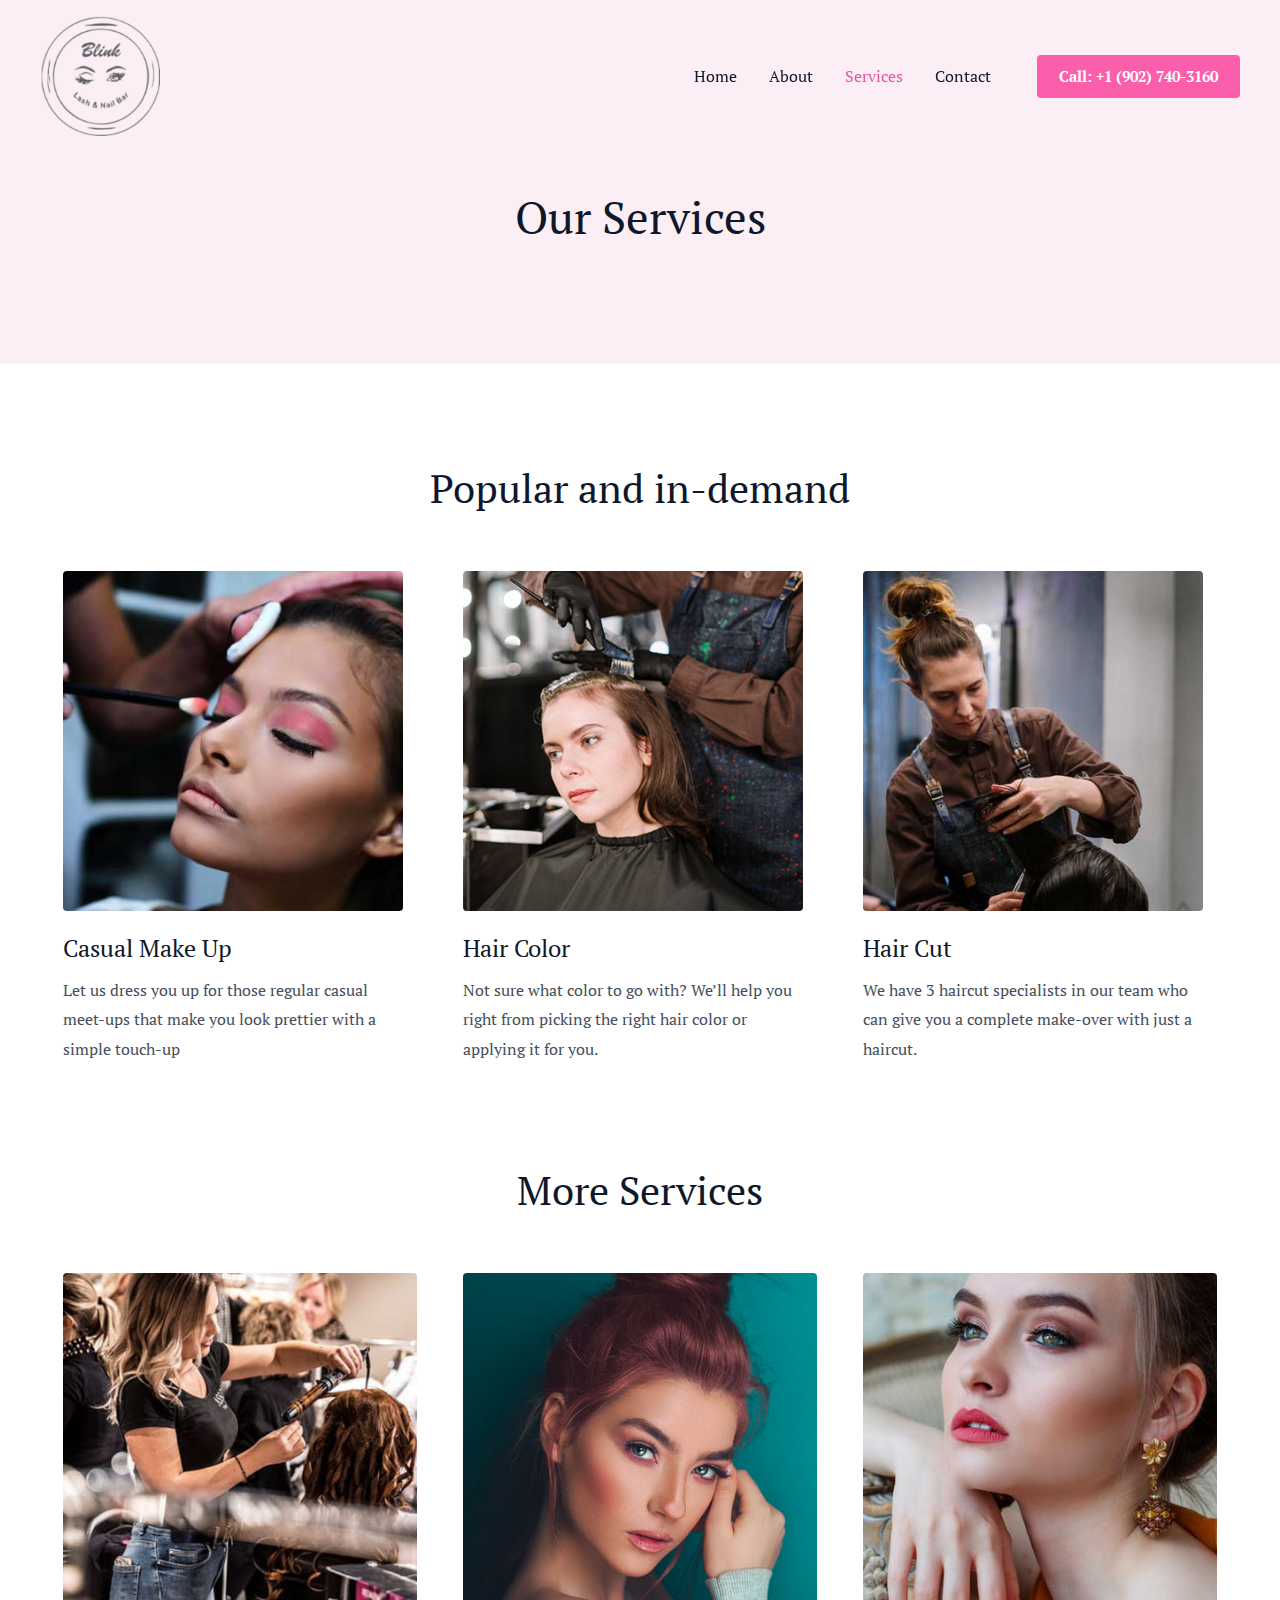
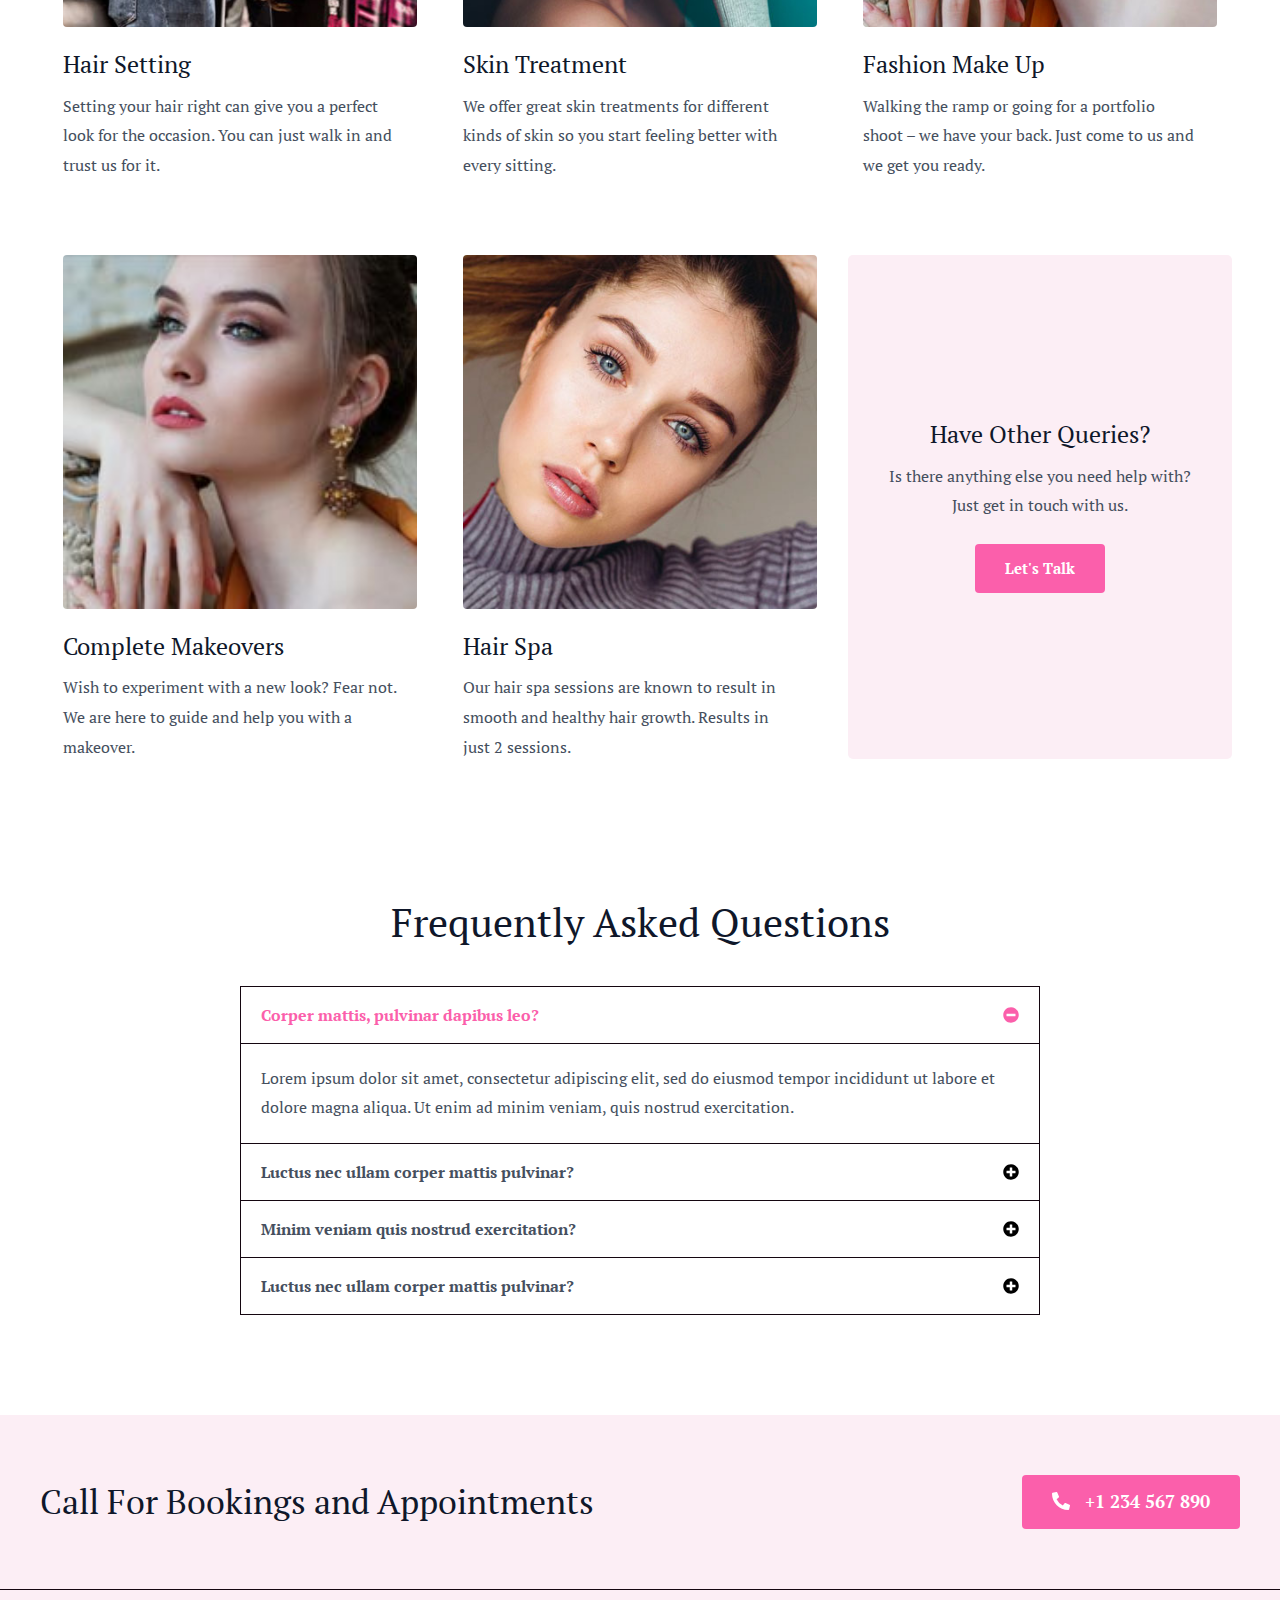
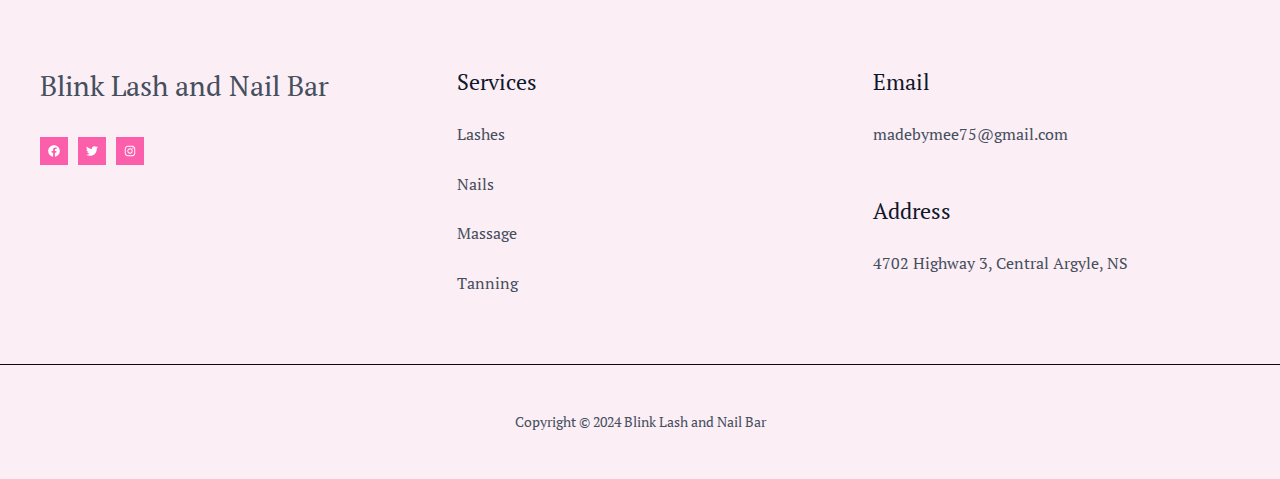
<file: services-3/index.html>
<!DOCTYPE html>
<html lang="en-US">
<head>
<meta charset="UTF-8">
<meta name="viewport" content="width=device-width, initial-scale=1">
	 <link rel="profile" href="https://gmpg.org/xfn/11"> 
	 <title>Services &#8211; Blink Lash and Nail Bar</title>
<meta name="robots" content="max-image-preview:large">
<link rel="dns-prefetch" href="//fonts.googleapis.com">
<link rel="alternate" type="application/rss+xml" title="Blink Lash and Nail Bar &raquo; Feed" href="/feed/">
<link rel="alternate" type="application/rss+xml" title="Blink Lash and Nail Bar &raquo; Comments Feed" href="/comments/feed/">
<script>
window._wpemojiSettings = {"baseUrl":"https:\/\/s.w.org\/images\/core\/emoji\/15.0.3\/72x72\/","ext":".png","svgUrl":"https:\/\/s.w.org\/images\/core\/emoji\/15.0.3\/svg\/","svgExt":".svg","source":{"concatemoji":"\/wp-includes\/js\/wp-emoji-release.min.js?ver=6.6.1"}};
/*! This file is auto-generated */
!function(i,n){var o,s,e;function c(e){try{var t={supportTests:e,timestamp:(new Date).valueOf()};sessionStorage.setItem(o,JSON.stringify(t))}catch(e){}}function p(e,t,n){e.clearRect(0,0,e.canvas.width,e.canvas.height),e.fillText(t,0,0);var t=new Uint32Array(e.getImageData(0,0,e.canvas.width,e.canvas.height).data),r=(e.clearRect(0,0,e.canvas.width,e.canvas.height),e.fillText(n,0,0),new Uint32Array(e.getImageData(0,0,e.canvas.width,e.canvas.height).data));return t.every(function(e,t){return e===r[t]})}function u(e,t,n){switch(t){case"flag":return n(e,"🏳️‍⚧️","🏳️​⚧️")?!1:!n(e,"🇺🇳","🇺​🇳")&&!n(e,"🏴󠁧󠁢󠁥󠁮󠁧󠁿","🏴​󠁧​󠁢​󠁥​󠁮​󠁧​󠁿");case"emoji":return!n(e,"🐦‍⬛","🐦​⬛")}return!1}function f(e,t,n){var r="undefined"!=typeof WorkerGlobalScope&&self instanceof WorkerGlobalScope?new OffscreenCanvas(300,150):i.createElement("canvas"),a=r.getContext("2d",{willReadFrequently:!0}),o=(a.textBaseline="top",a.font="600 32px Arial",{});return e.forEach(function(e){o[e]=t(a,e,n)}),o}function t(e){var t=i.createElement("script");t.src=e,t.defer=!0,i.head.appendChild(t)}"undefined"!=typeof Promise&&(o="wpEmojiSettingsSupports",s=["flag","emoji"],n.supports={everything:!0,everythingExceptFlag:!0},e=new Promise(function(e){i.addEventListener("DOMContentLoaded",e,{once:!0})}),new Promise(function(t){var n=function(){try{var e=JSON.parse(sessionStorage.getItem(o));if("object"==typeof e&&"number"==typeof e.timestamp&&(new Date).valueOf()<e.timestamp+604800&&"object"==typeof e.supportTests)return e.supportTests}catch(e){}return null}();if(!n){if("undefined"!=typeof Worker&&"undefined"!=typeof OffscreenCanvas&&"undefined"!=typeof URL&&URL.createObjectURL&&"undefined"!=typeof Blob)try{var e="postMessage("+f.toString()+"("+[JSON.stringify(s),u.toString(),p.toString()].join(",")+"));",r=new Blob([e],{type:"text/javascript"}),a=new Worker(URL.createObjectURL(r),{name:"wpTestEmojiSupports"});return void(a.onmessage=function(e){c(n=e.data),a.terminate(),t(n)})}catch(e){}c(n=f(s,u,p))}t(n)}).then(function(e){for(var t in e)n.supports[t]=e[t],n.supports.everything=n.supports.everything&&n.supports[t],"flag"!==t&&(n.supports.everythingExceptFlag=n.supports.everythingExceptFlag&&n.supports[t]);n.supports.everythingExceptFlag=n.supports.everythingExceptFlag&&!n.supports.flag,n.DOMReady=!1,n.readyCallback=function(){n.DOMReady=!0}}).then(function(){return e}).then(function(){var e;n.supports.everything||(n.readyCallback(),(e=n.source||{}).concatemoji?t(e.concatemoji):e.wpemoji&&e.twemoji&&(t(e.twemoji),t(e.wpemoji)))}))}((window,document),window._wpemojiSettings);
</script>
<link rel="stylesheet" id="astra-theme-css-css" href="/wp-content/themes/astra/assets/css/minified/main.min.css?ver=4.8.0" media="all">
<style id="astra-theme-css-inline-css">:root{--ast-post-nav-space:0;--ast-container-default-xlg-padding:6.67em;--ast-container-default-lg-padding:5.67em;--ast-container-default-slg-padding:4.34em;--ast-container-default-md-padding:3.34em;--ast-container-default-sm-padding:6.67em;--ast-container-default-xs-padding:2.4em;--ast-container-default-xxs-padding:1.4em;--ast-code-block-background:#EEEEEE;--ast-comment-inputs-background:#FAFAFA;--ast-normal-container-width:1200px;--ast-narrow-container-width:750px;--ast-blog-title-font-weight:normal;--ast-blog-meta-weight:inherit;}html{font-size:100%;}a,.page-title{color:var(--ast-global-color-2);}a:hover,a:focus{color:var(--ast-global-color-1);}body,button,input,select,textarea,.ast-button,.ast-custom-button{font-family:'PT Serif',serif;font-weight:400;font-size:16px;font-size:1rem;}blockquote{color:var(--ast-global-color-3);}p,.entry-content p{margin-bottom:1em;}h1,.entry-content h1,h2,.entry-content h2,h3,.entry-content h3,h4,.entry-content h4,h5,.entry-content h5,h6,.entry-content h6,.site-title,.site-title a{font-weight:normal;}.site-title{font-size:32px;font-size:2rem;display:none;}header .custom-logo-link img{max-width:120px;width:120px;}.astra-logo-svg{width:120px;}.site-header .site-description{font-size:15px;font-size:0.9375rem;display:none;}.entry-title{font-size:30px;font-size:1.875rem;}.archive .ast-article-post .ast-article-inner,.blog .ast-article-post .ast-article-inner,.archive .ast-article-post .ast-article-inner:hover,.blog .ast-article-post .ast-article-inner:hover{overflow:hidden;}h1,.entry-content h1{font-size:45px;font-size:2.8125rem;font-weight:normal;line-height:1.2em;text-transform:none;}h2,.entry-content h2{font-size:40px;font-size:2.5rem;line-height:1.2em;}h3,.entry-content h3{font-size:28px;font-size:1.75rem;font-weight:normal;line-height:1.3em;}h4,.entry-content h4{font-size:24px;font-size:1.5rem;line-height:1.2em;}h5,.entry-content h5{font-size:20px;font-size:1.25rem;line-height:1.2em;}h6,.entry-content h6{font-size:15px;font-size:0.9375rem;line-height:1.25em;}::selection{background-color:var(--ast-global-color-0);color:#000000;}body,h1,.entry-title a,.entry-content h1,h2,.entry-content h2,h3,.entry-content h3,h4,.entry-content h4,h5,.entry-content h5,h6,.entry-content h6{color:var(--ast-global-color-3);}.tagcloud a:hover,.tagcloud a:focus,.tagcloud a.current-item{color:#ffffff;border-color:var(--ast-global-color-2);background-color:var(--ast-global-color-2);}input:focus,input[type="text"]:focus,input[type="email"]:focus,input[type="url"]:focus,input[type="password"]:focus,input[type="reset"]:focus,input[type="search"]:focus,textarea:focus{border-color:var(--ast-global-color-2);}input[type="radio"]:checked,input[type=reset],input[type="checkbox"]:checked,input[type="checkbox"]:hover:checked,input[type="checkbox"]:focus:checked,input[type=range]::-webkit-slider-thumb{border-color:var(--ast-global-color-2);background-color:var(--ast-global-color-2);box-shadow:none;}.site-footer a:hover + .post-count,.site-footer a:focus + .post-count{background:var(--ast-global-color-2);border-color:var(--ast-global-color-2);}.single .nav-links .nav-previous,.single .nav-links .nav-next{color:var(--ast-global-color-2);}.entry-meta,.entry-meta *{line-height:1.45;color:var(--ast-global-color-2);}.entry-meta a:not(.ast-button):hover,.entry-meta a:not(.ast-button):hover *,.entry-meta a:not(.ast-button):focus,.entry-meta a:not(.ast-button):focus *,.page-links > .page-link,.page-links .page-link:hover,.post-navigation a:hover{color:var(--ast-global-color-1);}#cat option,.secondary .calendar_wrap thead a,.secondary .calendar_wrap thead a:visited{color:var(--ast-global-color-2);}.secondary .calendar_wrap #today,.ast-progress-val span{background:var(--ast-global-color-2);}.secondary a:hover + .post-count,.secondary a:focus + .post-count{background:var(--ast-global-color-2);border-color:var(--ast-global-color-2);}.calendar_wrap #today > a{color:#ffffff;}.page-links .page-link,.single .post-navigation a{color:var(--ast-global-color-2);}.ast-search-menu-icon .search-form button.search-submit{padding:0 4px;}.ast-search-menu-icon form.search-form{padding-right:0;}.ast-search-menu-icon.slide-search input.search-field{width:0;}.ast-header-search .ast-search-menu-icon.ast-dropdown-active .search-form,.ast-header-search .ast-search-menu-icon.ast-dropdown-active .search-field:focus{transition:all 0.2s;}.search-form input.search-field:focus{outline:none;}.wp-block-latest-posts > li > a{color:var(--ast-global-color-2);}.widget-title,.widget .wp-block-heading{font-size:22px;font-size:1.375rem;color:var(--ast-global-color-3);}.ast-search-menu-icon.slide-search a:focus-visible:focus-visible,.astra-search-icon:focus-visible,#close:focus-visible,a:focus-visible,.ast-menu-toggle:focus-visible,.site .skip-link:focus-visible,.wp-block-loginout input:focus-visible,.wp-block-search.wp-block-search__button-inside .wp-block-search__inside-wrapper,.ast-header-navigation-arrow:focus-visible,.woocommerce .wc-proceed-to-checkout > .checkout-button:focus-visible,.woocommerce .woocommerce-MyAccount-navigation ul li a:focus-visible,.ast-orders-table__row .ast-orders-table__cell:focus-visible,.woocommerce .woocommerce-order-details .order-again > .button:focus-visible,.woocommerce .woocommerce-message a.button.wc-forward:focus-visible,.woocommerce #minus_qty:focus-visible,.woocommerce #plus_qty:focus-visible,a#ast-apply-coupon:focus-visible,.woocommerce .woocommerce-info a:focus-visible,.woocommerce .astra-shop-summary-wrap a:focus-visible,.woocommerce a.wc-forward:focus-visible,#ast-apply-coupon:focus-visible,.woocommerce-js .woocommerce-mini-cart-item a.remove:focus-visible,#close:focus-visible,.button.search-submit:focus-visible,#search_submit:focus,.normal-search:focus-visible,.ast-header-account-wrap:focus-visible,.woocommerce .ast-on-card-button.ast-quick-view-trigger:focus{outline-style:dotted;outline-color:inherit;outline-width:thin;}input:focus,input[type="text"]:focus,input[type="email"]:focus,input[type="url"]:focus,input[type="password"]:focus,input[type="reset"]:focus,input[type="search"]:focus,input[type="number"]:focus,textarea:focus,.wp-block-search__input:focus,[data-section="section-header-mobile-trigger"] .ast-button-wrap .ast-mobile-menu-trigger-minimal:focus,.ast-mobile-popup-drawer.active .menu-toggle-close:focus,.woocommerce-ordering select.orderby:focus,#ast-scroll-top:focus,#coupon_code:focus,.woocommerce-page #comment:focus,.woocommerce #reviews #respond input#submit:focus,.woocommerce a.add_to_cart_button:focus,.woocommerce .button.single_add_to_cart_button:focus,.woocommerce .woocommerce-cart-form button:focus,.woocommerce .woocommerce-cart-form__cart-item .quantity .qty:focus,.woocommerce .woocommerce-billing-fields .woocommerce-billing-fields__field-wrapper .woocommerce-input-wrapper > .input-text:focus,.woocommerce #order_comments:focus,.woocommerce #place_order:focus,.woocommerce .woocommerce-address-fields .woocommerce-address-fields__field-wrapper .woocommerce-input-wrapper > .input-text:focus,.woocommerce .woocommerce-MyAccount-content form button:focus,.woocommerce .woocommerce-MyAccount-content .woocommerce-EditAccountForm .woocommerce-form-row .woocommerce-Input.input-text:focus,.woocommerce .ast-woocommerce-container .woocommerce-pagination ul.page-numbers li a:focus,body #content .woocommerce form .form-row .select2-container--default .select2-selection--single:focus,#ast-coupon-code:focus,.woocommerce.woocommerce-js .quantity input[type=number]:focus,.woocommerce-js .woocommerce-mini-cart-item .quantity input[type=number]:focus,.woocommerce p#ast-coupon-trigger:focus{border-style:dotted;border-color:inherit;border-width:thin;}input{outline:none;}.site-logo-img img{ transition:all 0.2s linear;}body .ast-oembed-container *{position:absolute;top:0;width:100%;height:100%;left:0;}body .wp-block-embed-pocket-casts .ast-oembed-container *{position:unset;}.ast-single-post-featured-section + article {margin-top: 2em;}.site-content .ast-single-post-featured-section img {width: 100%;overflow: hidden;object-fit: cover;}.site > .ast-single-related-posts-container {margin-top: 0;}@media (min-width: 922px) {.ast-desktop .ast-container--narrow {max-width: var(--ast-narrow-container-width);margin: 0 auto;}}.ast-page-builder-template .hentry {margin: 0;}.ast-page-builder-template .site-content > .ast-container {max-width: 100%;padding: 0;}.ast-page-builder-template .site .site-content #primary {padding: 0;margin: 0;}.ast-page-builder-template .no-results {text-align: center;margin: 4em auto;}.ast-page-builder-template .ast-pagination {padding: 2em;}.ast-page-builder-template .entry-header.ast-no-title.ast-no-thumbnail {margin-top: 0;}.ast-page-builder-template .entry-header.ast-header-without-markup {margin-top: 0;margin-bottom: 0;}.ast-page-builder-template .entry-header.ast-no-title.ast-no-meta {margin-bottom: 0;}.ast-page-builder-template.single .post-navigation {padding-bottom: 2em;}.ast-page-builder-template.single-post .site-content > .ast-container {max-width: 100%;}.ast-page-builder-template .entry-header {margin-top: 4em;margin-left: auto;margin-right: auto;padding-left: 20px;padding-right: 20px;}.single.ast-page-builder-template .entry-header {padding-left: 20px;padding-right: 20px;}.ast-page-builder-template .ast-archive-description {margin: 4em auto 0;padding-left: 20px;padding-right: 20px;}.ast-page-builder-template.ast-no-sidebar .entry-content .alignwide {margin-left: 0;margin-right: 0;}@media (max-width:921.9px){#ast-desktop-header{display:none;}}@media (min-width:922px){#ast-mobile-header{display:none;}}.wp-block-buttons.aligncenter{justify-content:center;}@media (max-width:921px){.ast-theme-transparent-header #primary,.ast-theme-transparent-header #secondary{padding:0;}}@media (max-width:921px){.ast-plain-container.ast-no-sidebar #primary{padding:0;}}.ast-plain-container.ast-no-sidebar #primary{margin-top:0;margin-bottom:0;}.wp-block-buttons .wp-block-button.is-style-outline .wp-block-button__link.wp-element-button,.ast-outline-button,.wp-block-uagb-buttons-child .uagb-buttons-repeater.ast-outline-button{border-color:var(--ast-global-color-0);border-top-width:2px;border-right-width:2px;border-bottom-width:2px;border-left-width:2px;font-family:inherit;font-weight:600;font-size:15px;font-size:0.9375rem;line-height:1em;border-top-left-radius:4px;border-top-right-radius:4px;border-bottom-right-radius:4px;border-bottom-left-radius:4px;}.wp-block-button.is-style-outline .wp-block-button__link:hover,.wp-block-buttons .wp-block-button.is-style-outline .wp-block-button__link:focus,.wp-block-buttons .wp-block-button.is-style-outline > .wp-block-button__link:not(.has-text-color):hover,.wp-block-buttons .wp-block-button.wp-block-button__link.is-style-outline:not(.has-text-color):hover,.ast-outline-button:hover,.ast-outline-button:focus,.wp-block-uagb-buttons-child .uagb-buttons-repeater.ast-outline-button:hover,.wp-block-uagb-buttons-child .uagb-buttons-repeater.ast-outline-button:focus{background-color:var(--ast-global-color-1);}.wp-block-button .wp-block-button__link.wp-element-button.is-style-outline:not(.has-background),.wp-block-button.is-style-outline>.wp-block-button__link.wp-element-button:not(.has-background),.ast-outline-button{background-color:var(--ast-global-color-0);}@media (max-width:544px){.wp-block-buttons .wp-block-button.is-style-outline .wp-block-button__link.wp-element-button,.ast-outline-button,.wp-block-uagb-buttons-child .uagb-buttons-repeater.ast-outline-button{font-size:14px;font-size:0.875rem;}}.entry-content[ast-blocks-layout] > figure{margin-bottom:1em;}@media (max-width:921px){.ast-separate-container #primary,.ast-separate-container #secondary{padding:1.5em 0;}#primary,#secondary{padding:1.5em 0;margin:0;}.ast-left-sidebar #content > .ast-container{display:flex;flex-direction:column-reverse;width:100%;}.ast-separate-container .ast-article-post,.ast-separate-container .ast-article-single{padding:1.5em 2.14em;}.ast-author-box img.avatar{margin:20px 0 0 0;}}@media (min-width:922px){.ast-separate-container.ast-right-sidebar #primary,.ast-separate-container.ast-left-sidebar #primary{border:0;}.search-no-results.ast-separate-container #primary{margin-bottom:4em;}}.elementor-button-wrapper .elementor-button{border-style:solid;text-decoration:none;border-top-width:0px;border-right-width:0px;border-left-width:0px;border-bottom-width:0px;}body .elementor-button.elementor-size-sm,body .elementor-button.elementor-size-xs,body .elementor-button.elementor-size-md,body .elementor-button.elementor-size-lg,body .elementor-button.elementor-size-xl,body .elementor-button{border-top-left-radius:4px;border-top-right-radius:4px;border-bottom-right-radius:4px;border-bottom-left-radius:4px;padding-top:17px;padding-right:30px;padding-bottom:17px;padding-left:30px;}.elementor-button-wrapper .elementor-button{border-color:var(--ast-global-color-0);background-color:var(--ast-global-color-0);}.elementor-button-wrapper .elementor-button:hover,.elementor-button-wrapper .elementor-button:focus{color:#ffffff;background-color:var(--ast-global-color-1);border-color:var(--ast-global-color-1);}.wp-block-button .wp-block-button__link ,.elementor-button-wrapper .elementor-button,.elementor-button-wrapper .elementor-button:visited{color:#ffffff;}.elementor-button-wrapper .elementor-button{font-weight:600;font-size:15px;font-size:0.9375rem;line-height:1em;}body .elementor-button.elementor-size-sm,body .elementor-button.elementor-size-xs,body .elementor-button.elementor-size-md,body .elementor-button.elementor-size-lg,body .elementor-button.elementor-size-xl,body .elementor-button{font-size:15px;font-size:0.9375rem;}.wp-block-button .wp-block-button__link:hover,.wp-block-button .wp-block-button__link:focus{color:#ffffff;background-color:var(--ast-global-color-1);border-color:var(--ast-global-color-1);}.elementor-widget-heading h1.elementor-heading-title{line-height:1.2em;}.elementor-widget-heading h2.elementor-heading-title{line-height:1.2em;}.elementor-widget-heading h3.elementor-heading-title{line-height:1.3em;}.elementor-widget-heading h4.elementor-heading-title{line-height:1.2em;}.elementor-widget-heading h5.elementor-heading-title{line-height:1.2em;}.elementor-widget-heading h6.elementor-heading-title{line-height:1.25em;}.wp-block-button .wp-block-button__link,.wp-block-search .wp-block-search__button,body .wp-block-file .wp-block-file__button{border-style:solid;border-top-width:0px;border-right-width:0px;border-left-width:0px;border-bottom-width:0px;border-color:var(--ast-global-color-0);background-color:var(--ast-global-color-0);color:#ffffff;font-family:inherit;font-weight:600;line-height:1em;font-size:15px;font-size:0.9375rem;border-top-left-radius:4px;border-top-right-radius:4px;border-bottom-right-radius:4px;border-bottom-left-radius:4px;padding-top:17px;padding-right:30px;padding-bottom:17px;padding-left:30px;}@media (max-width:544px){.wp-block-button .wp-block-button__link,.wp-block-search .wp-block-search__button,body .wp-block-file .wp-block-file__button{font-size:14px;font-size:0.875rem;}}.menu-toggle,button,.ast-button,.ast-custom-button,.button,input#submit,input[type="button"],input[type="submit"],input[type="reset"],form[CLASS*="wp-block-search__"].wp-block-search .wp-block-search__inside-wrapper .wp-block-search__button,body .wp-block-file .wp-block-file__button,.woocommerce-js a.button,.woocommerce button.button,.woocommerce .woocommerce-message a.button,.woocommerce #respond input#submit.alt,.woocommerce input.button.alt,.woocommerce input.button,.woocommerce input.button:disabled,.woocommerce input.button:disabled[disabled],.woocommerce input.button:disabled:hover,.woocommerce input.button:disabled[disabled]:hover,.woocommerce #respond input#submit,.woocommerce button.button.alt.disabled,.wc-block-grid__products .wc-block-grid__product .wp-block-button__link,.wc-block-grid__product-onsale,[CLASS*="wc-block"] button,.woocommerce-js .astra-cart-drawer .astra-cart-drawer-content .woocommerce-mini-cart__buttons .button:not(.checkout):not(.ast-continue-shopping),.woocommerce-js .astra-cart-drawer .astra-cart-drawer-content .woocommerce-mini-cart__buttons a.checkout,.woocommerce button.button.alt.disabled.wc-variation-selection-needed,[CLASS*="wc-block"] .wc-block-components-button{border-style:solid;border-top-width:0px;border-right-width:0px;border-left-width:0px;border-bottom-width:0px;color:#ffffff;border-color:var(--ast-global-color-0);background-color:var(--ast-global-color-0);padding-top:17px;padding-right:30px;padding-bottom:17px;padding-left:30px;font-family:inherit;font-weight:600;font-size:15px;font-size:0.9375rem;line-height:1em;border-top-left-radius:4px;border-top-right-radius:4px;border-bottom-right-radius:4px;border-bottom-left-radius:4px;}button:focus,.menu-toggle:hover,button:hover,.ast-button:hover,.ast-custom-button:hover .button:hover,.ast-custom-button:hover ,input[type=reset]:hover,input[type=reset]:focus,input#submit:hover,input#submit:focus,input[type="button"]:hover,input[type="button"]:focus,input[type="submit"]:hover,input[type="submit"]:focus,form[CLASS*="wp-block-search__"].wp-block-search .wp-block-search__inside-wrapper .wp-block-search__button:hover,form[CLASS*="wp-block-search__"].wp-block-search .wp-block-search__inside-wrapper .wp-block-search__button:focus,body .wp-block-file .wp-block-file__button:hover,body .wp-block-file .wp-block-file__button:focus,.woocommerce-js a.button:hover,.woocommerce button.button:hover,.woocommerce .woocommerce-message a.button:hover,.woocommerce #respond input#submit:hover,.woocommerce #respond input#submit.alt:hover,.woocommerce input.button.alt:hover,.woocommerce input.button:hover,.woocommerce button.button.alt.disabled:hover,.wc-block-grid__products .wc-block-grid__product .wp-block-button__link:hover,[CLASS*="wc-block"] button:hover,.woocommerce-js .astra-cart-drawer .astra-cart-drawer-content .woocommerce-mini-cart__buttons .button:not(.checkout):not(.ast-continue-shopping):hover,.woocommerce-js .astra-cart-drawer .astra-cart-drawer-content .woocommerce-mini-cart__buttons a.checkout:hover,.woocommerce button.button.alt.disabled.wc-variation-selection-needed:hover,[CLASS*="wc-block"] .wc-block-components-button:hover,[CLASS*="wc-block"] .wc-block-components-button:focus{color:#ffffff;background-color:var(--ast-global-color-1);border-color:var(--ast-global-color-1);}@media (max-width:544px){.menu-toggle,button,.ast-button,.ast-custom-button,.button,input#submit,input[type="button"],input[type="submit"],input[type="reset"],form[CLASS*="wp-block-search__"].wp-block-search .wp-block-search__inside-wrapper .wp-block-search__button,body .wp-block-file .wp-block-file__button,.woocommerce-js a.button,.woocommerce button.button,.woocommerce .woocommerce-message a.button,.woocommerce #respond input#submit.alt,.woocommerce input.button.alt,.woocommerce input.button,.woocommerce input.button:disabled,.woocommerce input.button:disabled[disabled],.woocommerce input.button:disabled:hover,.woocommerce input.button:disabled[disabled]:hover,.woocommerce #respond input#submit,.woocommerce button.button.alt.disabled,.wc-block-grid__products .wc-block-grid__product .wp-block-button__link,.wc-block-grid__product-onsale,[CLASS*="wc-block"] button,.woocommerce-js .astra-cart-drawer .astra-cart-drawer-content .woocommerce-mini-cart__buttons .button:not(.checkout):not(.ast-continue-shopping),.woocommerce-js .astra-cart-drawer .astra-cart-drawer-content .woocommerce-mini-cart__buttons a.checkout,.woocommerce button.button.alt.disabled.wc-variation-selection-needed,[CLASS*="wc-block"] .wc-block-components-button{font-size:14px;font-size:0.875rem;}}@media (max-width:921px){.ast-mobile-header-stack .main-header-bar .ast-search-menu-icon{display:inline-block;}.ast-header-break-point.ast-header-custom-item-outside .ast-mobile-header-stack .main-header-bar .ast-search-icon{margin:0;}.ast-comment-avatar-wrap img{max-width:2.5em;}.ast-comment-meta{padding:0 1.8888em 1.3333em;}.ast-separate-container .ast-comment-list li.depth-1{padding:1.5em 2.14em;}.ast-separate-container .comment-respond{padding:2em 2.14em;}}@media (min-width:544px){.ast-container{max-width:100%;}}@media (max-width:544px){.ast-separate-container .ast-article-post,.ast-separate-container .ast-article-single,.ast-separate-container .comments-title,.ast-separate-container .ast-archive-description{padding:1.5em 1em;}.ast-separate-container #content .ast-container{padding-left:0.54em;padding-right:0.54em;}.ast-separate-container .ast-comment-list .bypostauthor{padding:.5em;}.ast-search-menu-icon.ast-dropdown-active .search-field{width:170px;}.menu-toggle,button,.ast-button,.button,input#submit,input[type="button"],input[type="submit"],input[type="reset"]{font-size:14px;font-size:0.875rem;}} #ast-mobile-header .ast-site-header-cart-li a{pointer-events:none;}body,.ast-separate-container{background-color:var(--ast-global-color-4);background-image:none;}@media (max-width:921px){.site-title{display:none;}.site-header .site-description{display:none;}h1,.entry-content h1{font-size:32px;}h2,.entry-content h2{font-size:32px;}h3,.entry-content h3{font-size:24px;}h4,.entry-content h4{font-size:20px;font-size:1.25rem;}h5,.entry-content h5{font-size:18px;font-size:1.125rem;}h6,.entry-content h6{font-size:14px;font-size:0.875rem;}.astra-logo-svg{width:160px;}header .custom-logo-link img,.ast-header-break-point .site-logo-img .custom-mobile-logo-link img{max-width:160px;width:160px;}}@media (max-width:544px){.site-title{font-size:23px;font-size:1.4375rem;display:none;}.site-header .site-description{display:none;}h1,.entry-content h1{font-size:26px;}h2,.entry-content h2{font-size:24px;}h3,.entry-content h3{font-size:22px;}h4,.entry-content h4{font-size:18px;font-size:1.125rem;}h5,.entry-content h5{font-size:16px;font-size:1rem;}h6,.entry-content h6{font-size:13px;font-size:0.8125rem;}header .custom-logo-link img,.ast-header-break-point .site-branding img,.ast-header-break-point .custom-logo-link img{max-width:160px;width:160px;}.astra-logo-svg{width:160px;}.ast-header-break-point .site-logo-img .custom-mobile-logo-link img{max-width:160px;}}@media (max-width:921px){html{font-size:91.2%;}}@media (max-width:544px){html{font-size:91.2%;}}@media (min-width:922px){.ast-container{max-width:1240px;}}@media (min-width:922px){.site-content .ast-container{display:flex;}}@media (max-width:921px){.site-content .ast-container{flex-direction:column;}}@media (min-width:922px){.main-header-menu .sub-menu .menu-item.ast-left-align-sub-menu:hover > .sub-menu,.main-header-menu .sub-menu .menu-item.ast-left-align-sub-menu.focus > .sub-menu{margin-left:-0px;}}.ast-theme-transparent-header [data-section="section-header-mobile-trigger"] .ast-button-wrap .ast-mobile-menu-trigger-minimal{background:transparent;}.site .comments-area{padding-bottom:3em;}.wp-block-file {display: flex;align-items: center;flex-wrap: wrap;justify-content: space-between;}.wp-block-pullquote {border: none;}.wp-block-pullquote blockquote::before {content: "\201D";font-family: "Helvetica",sans-serif;display: flex;transform: rotate( 180deg );font-size: 6rem;font-style: normal;line-height: 1;font-weight: bold;align-items: center;justify-content: center;}.has-text-align-right > blockquote::before {justify-content: flex-start;}.has-text-align-left > blockquote::before {justify-content: flex-end;}figure.wp-block-pullquote.is-style-solid-color blockquote {max-width: 100%;text-align: inherit;}html body {--wp--custom--ast-default-block-top-padding: 3em;--wp--custom--ast-default-block-right-padding: 3em;--wp--custom--ast-default-block-bottom-padding: 3em;--wp--custom--ast-default-block-left-padding: 3em;--wp--custom--ast-container-width: 1200px;--wp--custom--ast-content-width-size: 1200px;--wp--custom--ast-wide-width-size: calc(1200px + var(--wp--custom--ast-default-block-left-padding) + var(--wp--custom--ast-default-block-right-padding));}.ast-narrow-container {--wp--custom--ast-content-width-size: 750px;--wp--custom--ast-wide-width-size: 750px;}@media(max-width: 921px) {html body {--wp--custom--ast-default-block-top-padding: 3em;--wp--custom--ast-default-block-right-padding: 2em;--wp--custom--ast-default-block-bottom-padding: 3em;--wp--custom--ast-default-block-left-padding: 2em;}}@media(max-width: 544px) {html body {--wp--custom--ast-default-block-top-padding: 3em;--wp--custom--ast-default-block-right-padding: 1.5em;--wp--custom--ast-default-block-bottom-padding: 3em;--wp--custom--ast-default-block-left-padding: 1.5em;}}.entry-content > .wp-block-group,.entry-content > .wp-block-cover,.entry-content > .wp-block-columns {padding-top: var(--wp--custom--ast-default-block-top-padding);padding-right: var(--wp--custom--ast-default-block-right-padding);padding-bottom: var(--wp--custom--ast-default-block-bottom-padding);padding-left: var(--wp--custom--ast-default-block-left-padding);}.ast-plain-container.ast-no-sidebar .entry-content > .alignfull,.ast-page-builder-template .ast-no-sidebar .entry-content > .alignfull {margin-left: calc( -50vw + 50%);margin-right: calc( -50vw + 50%);max-width: 100vw;width: 100vw;}.ast-plain-container.ast-no-sidebar .entry-content .alignfull .alignfull,.ast-page-builder-template.ast-no-sidebar .entry-content .alignfull .alignfull,.ast-plain-container.ast-no-sidebar .entry-content .alignfull .alignwide,.ast-page-builder-template.ast-no-sidebar .entry-content .alignfull .alignwide,.ast-plain-container.ast-no-sidebar .entry-content .alignwide .alignfull,.ast-page-builder-template.ast-no-sidebar .entry-content .alignwide .alignfull,.ast-plain-container.ast-no-sidebar .entry-content .alignwide .alignwide,.ast-page-builder-template.ast-no-sidebar .entry-content .alignwide .alignwide,.ast-plain-container.ast-no-sidebar .entry-content .wp-block-column .alignfull,.ast-page-builder-template.ast-no-sidebar .entry-content .wp-block-column .alignfull,.ast-plain-container.ast-no-sidebar .entry-content .wp-block-column .alignwide,.ast-page-builder-template.ast-no-sidebar .entry-content .wp-block-column .alignwide {margin-left: auto;margin-right: auto;width: 100%;}[ast-blocks-layout] .wp-block-separator:not(.is-style-dots) {height: 0;}[ast-blocks-layout] .wp-block-separator {margin: 20px auto;}[ast-blocks-layout] .wp-block-separator:not(.is-style-wide):not(.is-style-dots) {max-width: 100px;}[ast-blocks-layout] .wp-block-separator.has-background {padding: 0;}.entry-content[ast-blocks-layout] > * {max-width: var(--wp--custom--ast-content-width-size);margin-left: auto;margin-right: auto;}.entry-content[ast-blocks-layout] > .alignwide {max-width: var(--wp--custom--ast-wide-width-size);}.entry-content[ast-blocks-layout] .alignfull {max-width: none;}.entry-content .wp-block-columns {margin-bottom: 0;}blockquote {margin: 1.5em;border-color: rgba(0,0,0,0.05);}.wp-block-quote:not(.has-text-align-right):not(.has-text-align-center) {border-left: 5px solid rgba(0,0,0,0.05);}.has-text-align-right > blockquote,blockquote.has-text-align-right {border-right: 5px solid rgba(0,0,0,0.05);}.has-text-align-left > blockquote,blockquote.has-text-align-left {border-left: 5px solid rgba(0,0,0,0.05);}.wp-block-site-tagline,.wp-block-latest-posts .read-more {margin-top: 15px;}.wp-block-loginout p label {display: block;}.wp-block-loginout p:not(.login-remember):not(.login-submit) input {width: 100%;}.wp-block-loginout input:focus {border-color: transparent;}.wp-block-loginout input:focus {outline: thin dotted;}.entry-content .wp-block-media-text .wp-block-media-text__content {padding: 0 0 0 8%;}.entry-content .wp-block-media-text.has-media-on-the-right .wp-block-media-text__content {padding: 0 8% 0 0;}.entry-content .wp-block-media-text.has-background .wp-block-media-text__content {padding: 8%;}.entry-content .wp-block-cover:not([class*="background-color"]) .wp-block-cover__inner-container,.entry-content .wp-block-cover:not([class*="background-color"]) .wp-block-cover-image-text,.entry-content .wp-block-cover:not([class*="background-color"]) .wp-block-cover-text,.entry-content .wp-block-cover-image:not([class*="background-color"]) .wp-block-cover__inner-container,.entry-content .wp-block-cover-image:not([class*="background-color"]) .wp-block-cover-image-text,.entry-content .wp-block-cover-image:not([class*="background-color"]) .wp-block-cover-text {color: var(--ast-global-color-5);}.wp-block-loginout .login-remember input {width: 1.1rem;height: 1.1rem;margin: 0 5px 4px 0;vertical-align: middle;}.wp-block-latest-posts > li > *:first-child,.wp-block-latest-posts:not(.is-grid) > li:first-child {margin-top: 0;}.entry-content .wp-block-buttons,.entry-content .wp-block-uagb-buttons {margin-bottom: 1.5em;}.wp-block-search__inside-wrapper .wp-block-search__input {padding: 0 10px;color: var(--ast-global-color-3);background: var(--ast-global-color-5);border-color: var(--ast-border-color);}.wp-block-latest-posts .read-more {margin-bottom: 1.5em;}.wp-block-search__no-button .wp-block-search__inside-wrapper .wp-block-search__input {padding-top: 5px;padding-bottom: 5px;}.wp-block-latest-posts .wp-block-latest-posts__post-date,.wp-block-latest-posts .wp-block-latest-posts__post-author {font-size: 1rem;}.wp-block-latest-posts > li > *,.wp-block-latest-posts:not(.is-grid) > li {margin-top: 12px;margin-bottom: 12px;}.ast-page-builder-template .entry-content[ast-blocks-layout] > *,.ast-page-builder-template .entry-content[ast-blocks-layout] > .alignfull > * {max-width: none;}.ast-page-builder-template .entry-content[ast-blocks-layout] > .alignwide > * {max-width: var(--wp--custom--ast-wide-width-size);}.ast-page-builder-template .entry-content[ast-blocks-layout] > .inherit-container-width > *,.ast-page-builder-template .entry-content[ast-blocks-layout] > * > *,.entry-content[ast-blocks-layout] > .wp-block-cover .wp-block-cover__inner-container {max-width: var(--wp--custom--ast-content-width-size) ;margin-left: auto;margin-right: auto;}.entry-content[ast-blocks-layout] .wp-block-cover:not(.alignleft):not(.alignright) {width: auto;}@media(max-width: 1200px) {.ast-separate-container .entry-content > .alignfull,.ast-separate-container .entry-content[ast-blocks-layout] > .alignwide,.ast-plain-container .entry-content[ast-blocks-layout] > .alignwide,.ast-plain-container .entry-content .alignfull {margin-left: calc(-1 * min(var(--ast-container-default-xlg-padding),20px)) ;margin-right: calc(-1 * min(var(--ast-container-default-xlg-padding),20px));}}@media(min-width: 1201px) {.ast-separate-container .entry-content > .alignfull {margin-left: calc(-1 * var(--ast-container-default-xlg-padding) );margin-right: calc(-1 * var(--ast-container-default-xlg-padding) );}.ast-separate-container .entry-content[ast-blocks-layout] > .alignwide,.ast-plain-container .entry-content[ast-blocks-layout] > .alignwide {margin-left: calc(-1 * var(--wp--custom--ast-default-block-left-padding) );margin-right: calc(-1 * var(--wp--custom--ast-default-block-right-padding) );}}@media(min-width: 921px) {.ast-separate-container .entry-content .wp-block-group.alignwide:not(.inherit-container-width) > :where(:not(.alignleft):not(.alignright)),.ast-plain-container .entry-content .wp-block-group.alignwide:not(.inherit-container-width) > :where(:not(.alignleft):not(.alignright)) {max-width: calc( var(--wp--custom--ast-content-width-size) + 80px );}.ast-plain-container.ast-right-sidebar .entry-content[ast-blocks-layout] .alignfull,.ast-plain-container.ast-left-sidebar .entry-content[ast-blocks-layout] .alignfull {margin-left: -60px;margin-right: -60px;}}@media(min-width: 544px) {.entry-content > .alignleft {margin-right: 20px;}.entry-content > .alignright {margin-left: 20px;}}@media (max-width:544px){.wp-block-columns .wp-block-column:not(:last-child){margin-bottom:20px;}.wp-block-latest-posts{margin:0;}}@media( max-width: 600px ) {.entry-content .wp-block-media-text .wp-block-media-text__content,.entry-content .wp-block-media-text.has-media-on-the-right .wp-block-media-text__content {padding: 8% 0 0;}.entry-content .wp-block-media-text.has-background .wp-block-media-text__content {padding: 8%;}}.ast-page-builder-template .entry-header {padding-left: 0;}.ast-narrow-container .site-content .wp-block-uagb-image--align-full .wp-block-uagb-image__figure {max-width: 100%;margin-left: auto;margin-right: auto;}:root .has-ast-global-color-0-color{color:var(--ast-global-color-0);}:root .has-ast-global-color-0-background-color{background-color:var(--ast-global-color-0);}:root .wp-block-button .has-ast-global-color-0-color{color:var(--ast-global-color-0);}:root .wp-block-button .has-ast-global-color-0-background-color{background-color:var(--ast-global-color-0);}:root .has-ast-global-color-1-color{color:var(--ast-global-color-1);}:root .has-ast-global-color-1-background-color{background-color:var(--ast-global-color-1);}:root .wp-block-button .has-ast-global-color-1-color{color:var(--ast-global-color-1);}:root .wp-block-button .has-ast-global-color-1-background-color{background-color:var(--ast-global-color-1);}:root .has-ast-global-color-2-color{color:var(--ast-global-color-2);}:root .has-ast-global-color-2-background-color{background-color:var(--ast-global-color-2);}:root .wp-block-button .has-ast-global-color-2-color{color:var(--ast-global-color-2);}:root .wp-block-button .has-ast-global-color-2-background-color{background-color:var(--ast-global-color-2);}:root .has-ast-global-color-3-color{color:var(--ast-global-color-3);}:root .has-ast-global-color-3-background-color{background-color:var(--ast-global-color-3);}:root .wp-block-button .has-ast-global-color-3-color{color:var(--ast-global-color-3);}:root .wp-block-button .has-ast-global-color-3-background-color{background-color:var(--ast-global-color-3);}:root .has-ast-global-color-4-color{color:var(--ast-global-color-4);}:root .has-ast-global-color-4-background-color{background-color:var(--ast-global-color-4);}:root .wp-block-button .has-ast-global-color-4-color{color:var(--ast-global-color-4);}:root .wp-block-button .has-ast-global-color-4-background-color{background-color:var(--ast-global-color-4);}:root .has-ast-global-color-5-color{color:var(--ast-global-color-5);}:root .has-ast-global-color-5-background-color{background-color:var(--ast-global-color-5);}:root .wp-block-button .has-ast-global-color-5-color{color:var(--ast-global-color-5);}:root .wp-block-button .has-ast-global-color-5-background-color{background-color:var(--ast-global-color-5);}:root .has-ast-global-color-6-color{color:var(--ast-global-color-6);}:root .has-ast-global-color-6-background-color{background-color:var(--ast-global-color-6);}:root .wp-block-button .has-ast-global-color-6-color{color:var(--ast-global-color-6);}:root .wp-block-button .has-ast-global-color-6-background-color{background-color:var(--ast-global-color-6);}:root .has-ast-global-color-7-color{color:var(--ast-global-color-7);}:root .has-ast-global-color-7-background-color{background-color:var(--ast-global-color-7);}:root .wp-block-button .has-ast-global-color-7-color{color:var(--ast-global-color-7);}:root .wp-block-button .has-ast-global-color-7-background-color{background-color:var(--ast-global-color-7);}:root .has-ast-global-color-8-color{color:var(--ast-global-color-8);}:root .has-ast-global-color-8-background-color{background-color:var(--ast-global-color-8);}:root .wp-block-button .has-ast-global-color-8-color{color:var(--ast-global-color-8);}:root .wp-block-button .has-ast-global-color-8-background-color{background-color:var(--ast-global-color-8);}:root{--ast-global-color-0:#FB5FAB;--ast-global-color-1:#EA559D;--ast-global-color-2:#0F172A;--ast-global-color-3:#454F5E;--ast-global-color-4:#FCEEF5;--ast-global-color-5:#FFFFFF;--ast-global-color-6:#FAD8E9;--ast-global-color-7:#140610;--ast-global-color-8:#222222;}:root {--ast-border-color : #dddddd;}.ast-single-entry-banner {-js-display: flex;display: flex;flex-direction: column;justify-content: center;text-align: center;position: relative;background: #eeeeee;}.ast-single-entry-banner[data-banner-layout="layout-1"] {max-width: 1200px;background: inherit;padding: 20px 0;}.ast-single-entry-banner[data-banner-width-type="custom"] {margin: 0 auto;width: 100%;}.ast-single-entry-banner + .site-content .entry-header {margin-bottom: 0;}.site .ast-author-avatar {--ast-author-avatar-size: ;}a.ast-underline-text {text-decoration: underline;}.ast-container > .ast-terms-link {position: relative;display: block;}a.ast-button.ast-badge-tax {padding: 4px 8px;border-radius: 3px;font-size: inherit;}header.entry-header .entry-title{font-size:30px;font-size:1.875rem;}header.entry-header > *:not(:last-child){margin-bottom:10px;}.ast-archive-entry-banner {-js-display: flex;display: flex;flex-direction: column;justify-content: center;text-align: center;position: relative;background: #eeeeee;}.ast-archive-entry-banner[data-banner-width-type="custom"] {margin: 0 auto;width: 100%;}.ast-archive-entry-banner[data-banner-layout="layout-1"] {background: inherit;padding: 20px 0;text-align: left;}body.archive .ast-archive-description{max-width:1200px;width:100%;text-align:left;padding-top:3em;padding-right:3em;padding-bottom:3em;padding-left:3em;}body.archive .ast-archive-description .ast-archive-title,body.archive .ast-archive-description .ast-archive-title *{font-size:40px;font-size:2.5rem;}body.archive .ast-archive-description > *:not(:last-child){margin-bottom:10px;}@media (max-width:921px){body.archive .ast-archive-description{text-align:left;}}@media (max-width:544px){body.archive .ast-archive-description{text-align:left;}}.ast-theme-transparent-header #masthead .site-logo-img .transparent-custom-logo .astra-logo-svg{width:150px;}.ast-theme-transparent-header #masthead .site-logo-img .transparent-custom-logo img{ max-width:150px; width:150px;}@media (max-width:921px){.ast-theme-transparent-header #masthead .site-logo-img .transparent-custom-logo .astra-logo-svg{width:120px;}.ast-theme-transparent-header #masthead .site-logo-img .transparent-custom-logo img{ max-width:120px; width:120px;}}@media (max-width:543px){.ast-theme-transparent-header #masthead .site-logo-img .transparent-custom-logo .astra-logo-svg{width:100px;}.ast-theme-transparent-header #masthead .site-logo-img .transparent-custom-logo img{ max-width:100px; width:100px;}}@media (min-width:921px){.ast-theme-transparent-header #masthead{position:absolute;left:0;right:0;}.ast-theme-transparent-header .main-header-bar,.ast-theme-transparent-header.ast-header-break-point .main-header-bar{background:none;}body.elementor-editor-active.ast-theme-transparent-header #masthead,.fl-builder-edit .ast-theme-transparent-header #masthead,body.vc_editor.ast-theme-transparent-header #masthead,body.brz-ed.ast-theme-transparent-header #masthead{z-index:0;}.ast-header-break-point.ast-replace-site-logo-transparent.ast-theme-transparent-header .custom-mobile-logo-link{display:none;}.ast-header-break-point.ast-replace-site-logo-transparent.ast-theme-transparent-header .transparent-custom-logo{display:inline-block;}.ast-theme-transparent-header .ast-above-header,.ast-theme-transparent-header .ast-above-header.ast-above-header-bar{background-image:none;background-color:transparent;}.ast-theme-transparent-header .ast-below-header,.ast-theme-transparent-header .ast-below-header.ast-below-header-bar{background-image:none;background-color:transparent;}}.ast-theme-transparent-header .ast-builder-menu .main-header-menu .menu-item .sub-menu .menu-link,.ast-theme-transparent-header .main-header-menu .menu-item .sub-menu .menu-link{background-color:transparent;}@media (max-width:921px){.ast-theme-transparent-header #masthead{position:absolute;left:0;right:0;}.ast-theme-transparent-header .main-header-bar,.ast-theme-transparent-header.ast-header-break-point .main-header-bar{background:none;}body.elementor-editor-active.ast-theme-transparent-header #masthead,.fl-builder-edit .ast-theme-transparent-header #masthead,body.vc_editor.ast-theme-transparent-header #masthead,body.brz-ed.ast-theme-transparent-header #masthead{z-index:0;}.ast-header-break-point.ast-replace-site-logo-transparent.ast-theme-transparent-header .custom-mobile-logo-link{display:none;}.ast-header-break-point.ast-replace-site-logo-transparent.ast-theme-transparent-header .transparent-custom-logo{display:inline-block;}.ast-theme-transparent-header .ast-above-header,.ast-theme-transparent-header .ast-above-header.ast-above-header-bar{background-image:none;background-color:transparent;}.ast-theme-transparent-header .ast-below-header,.ast-theme-transparent-header .ast-below-header.ast-below-header-bar{background-image:none;background-color:transparent;}}.ast-theme-transparent-header #ast-desktop-header > .ast-main-header-wrap > .main-header-bar,.ast-theme-transparent-header.ast-header-break-point #ast-mobile-header > .ast-main-header-wrap > .main-header-bar{border-bottom-style:none;}.ast-breadcrumbs .trail-browse,.ast-breadcrumbs .trail-items,.ast-breadcrumbs .trail-items li{display:inline-block;margin:0;padding:0;border:none;background:inherit;text-indent:0;text-decoration:none;}.ast-breadcrumbs .trail-browse{font-size:inherit;font-style:inherit;font-weight:inherit;color:inherit;}.ast-breadcrumbs .trail-items{list-style:none;}.trail-items li::after{padding:0 0.3em;content:"\00bb";}.trail-items li:last-of-type::after{display:none;}h1,.entry-content h1,h2,.entry-content h2,h3,.entry-content h3,h4,.entry-content h4,h5,.entry-content h5,h6,.entry-content h6{color:var(--ast-global-color-2);}@media (max-width:921px){.ast-builder-grid-row-container.ast-builder-grid-row-tablet-3-firstrow .ast-builder-grid-row > *:first-child,.ast-builder-grid-row-container.ast-builder-grid-row-tablet-3-lastrow .ast-builder-grid-row > *:last-child{grid-column:1 / -1;}}@media (max-width:544px){.ast-builder-grid-row-container.ast-builder-grid-row-mobile-3-firstrow .ast-builder-grid-row > *:first-child,.ast-builder-grid-row-container.ast-builder-grid-row-mobile-3-lastrow .ast-builder-grid-row > *:last-child{grid-column:1 / -1;}}.ast-builder-layout-element[data-section="title_tagline"]{display:flex;}@media (max-width:921px){.ast-header-break-point .ast-builder-layout-element[data-section="title_tagline"]{display:flex;}}@media (max-width:544px){.ast-header-break-point .ast-builder-layout-element[data-section="title_tagline"]{display:flex;}}[data-section*="section-hb-button-"] .menu-link{display:none;}.ast-header-button-1[data-section*="section-hb-button-"] .ast-builder-button-wrap .ast-custom-button{font-size:15px;font-size:0.9375rem;}.ast-header-button-1 .ast-custom-button{color:#ffffff;background:var(--ast-global-color-0);border-color:var(--ast-global-color-0);border-top-width:0px;border-bottom-width:0px;border-left-width:0px;border-right-width:0px;}.ast-header-button-1 .ast-custom-button:hover{color:#ffffff;background:var(--ast-global-color-1);border-color:var(--ast-global-color-1);}.ast-header-button-1[data-section*="section-hb-button-"] .ast-builder-button-wrap .ast-custom-button{padding-top:14px;padding-bottom:14px;padding-left:22px;padding-right:22px;}.ast-header-button-1[data-section="section-hb-button-1"]{display:flex;}@media (max-width:921px){.ast-header-break-point .ast-header-button-1[data-section="section-hb-button-1"]{display:flex;}}@media (max-width:544px){.ast-header-break-point .ast-header-button-1[data-section="section-hb-button-1"]{display:flex;}}.ast-builder-menu-1{font-family:inherit;font-weight:inherit;}.ast-builder-menu-1 .menu-item > .menu-link{color:var(--ast-global-color-2);}.ast-builder-menu-1 .menu-item > .ast-menu-toggle{color:var(--ast-global-color-2);}.ast-builder-menu-1 .menu-item:hover > .menu-link,.ast-builder-menu-1 .inline-on-mobile .menu-item:hover > .ast-menu-toggle{color:var(--ast-global-color-1);}.ast-builder-menu-1 .menu-item:hover > .ast-menu-toggle{color:var(--ast-global-color-1);}.ast-builder-menu-1 .menu-item.current-menu-item > .menu-link,.ast-builder-menu-1 .inline-on-mobile .menu-item.current-menu-item > .ast-menu-toggle,.ast-builder-menu-1 .current-menu-ancestor > .menu-link{color:var(--ast-global-color-1);}.ast-builder-menu-1 .menu-item.current-menu-item > .ast-menu-toggle{color:var(--ast-global-color-1);}.ast-builder-menu-1 .sub-menu,.ast-builder-menu-1 .inline-on-mobile .sub-menu{border-top-width:2px;border-bottom-width:0px;border-right-width:0px;border-left-width:0px;border-color:var(--ast-global-color-0);border-style:solid;}.ast-builder-menu-1 .main-header-menu > .menu-item > .sub-menu,.ast-builder-menu-1 .main-header-menu > .menu-item > .astra-full-megamenu-wrapper{margin-top:0px;}.ast-desktop .ast-builder-menu-1 .main-header-menu > .menu-item > .sub-menu:before,.ast-desktop .ast-builder-menu-1 .main-header-menu > .menu-item > .astra-full-megamenu-wrapper:before{height:calc( 0px + 5px );}.ast-builder-menu-1 .main-header-menu,.ast-header-break-point .ast-builder-menu-1 .main-header-menu{margin-right:10px;}.ast-desktop .ast-builder-menu-1 .menu-item .sub-menu .menu-link{border-style:none;}@media (max-width:921px){.ast-header-break-point .ast-builder-menu-1 .menu-item.menu-item-has-children > .ast-menu-toggle{top:0;}.ast-builder-menu-1 .inline-on-mobile .menu-item.menu-item-has-children > .ast-menu-toggle{right:-15px;}.ast-builder-menu-1 .menu-item-has-children > .menu-link:after{content:unset;}.ast-builder-menu-1 .main-header-menu > .menu-item > .sub-menu,.ast-builder-menu-1 .main-header-menu > .menu-item > .astra-full-megamenu-wrapper{margin-top:0;}}@media (max-width:544px){.ast-header-break-point .ast-builder-menu-1 .menu-item.menu-item-has-children > .ast-menu-toggle{top:0;}.ast-builder-menu-1 .main-header-menu > .menu-item > .sub-menu,.ast-builder-menu-1 .main-header-menu > .menu-item > .astra-full-megamenu-wrapper{margin-top:0;}}.ast-builder-menu-1{display:flex;}@media (max-width:921px){.ast-header-break-point .ast-builder-menu-1{display:flex;}}@media (max-width:544px){.ast-header-break-point .ast-builder-menu-1{display:flex;}}.site-below-footer-wrap{padding-top:20px;padding-bottom:20px;}.site-below-footer-wrap[data-section="section-below-footer-builder"]{background-color:rgba(255,255,255,0);background-image:none;min-height:74px;border-style:solid;border-width:0px;border-top-width:1px;border-top-color:var(--ast-global-color-7);}.site-below-footer-wrap[data-section="section-below-footer-builder"] .ast-builder-grid-row{max-width:1200px;min-height:74px;margin-left:auto;margin-right:auto;}.site-below-footer-wrap[data-section="section-below-footer-builder"] .ast-builder-grid-row,.site-below-footer-wrap[data-section="section-below-footer-builder"] .site-footer-section{align-items:center;}.site-below-footer-wrap[data-section="section-below-footer-builder"].ast-footer-row-inline .site-footer-section{display:flex;margin-bottom:0;}.ast-builder-grid-row-full .ast-builder-grid-row{grid-template-columns:1fr;}@media (max-width:921px){.site-below-footer-wrap[data-section="section-below-footer-builder"].ast-footer-row-tablet-inline .site-footer-section{display:flex;margin-bottom:0;}.site-below-footer-wrap[data-section="section-below-footer-builder"].ast-footer-row-tablet-stack .site-footer-section{display:block;margin-bottom:10px;}.ast-builder-grid-row-container.ast-builder-grid-row-tablet-full .ast-builder-grid-row{grid-template-columns:1fr;}}@media (max-width:544px){.site-below-footer-wrap[data-section="section-below-footer-builder"].ast-footer-row-mobile-inline .site-footer-section{display:flex;margin-bottom:0;}.site-below-footer-wrap[data-section="section-below-footer-builder"].ast-footer-row-mobile-stack .site-footer-section{display:block;margin-bottom:10px;}.ast-builder-grid-row-container.ast-builder-grid-row-mobile-full .ast-builder-grid-row{grid-template-columns:1fr;}}@media (max-width:544px){.site-below-footer-wrap[data-section="section-below-footer-builder"]{padding-left:24px;padding-right:24px;}}.site-below-footer-wrap[data-section="section-below-footer-builder"]{display:grid;}@media (max-width:921px){.ast-header-break-point .site-below-footer-wrap[data-section="section-below-footer-builder"]{display:grid;}}@media (max-width:544px){.ast-header-break-point .site-below-footer-wrap[data-section="section-below-footer-builder"]{display:grid;}}.ast-footer-copyright{text-align:center;}.ast-footer-copyright {color:var(--ast-global-color-3);}@media (max-width:921px){.ast-footer-copyright{text-align:center;}}@media (max-width:544px){.ast-footer-copyright{text-align:center;}}.ast-footer-copyright {font-size:14px;font-size:0.875rem;}.ast-footer-copyright.ast-builder-layout-element{display:flex;}@media (max-width:921px){.ast-header-break-point .ast-footer-copyright.ast-builder-layout-element{display:flex;}}@media (max-width:544px){.ast-header-break-point .ast-footer-copyright.ast-builder-layout-element{display:flex;}}.ast-social-stack-desktop .ast-builder-social-element,.ast-social-stack-tablet .ast-builder-social-element,.ast-social-stack-mobile .ast-builder-social-element {margin-top: 6px;margin-bottom: 6px;}.social-show-label-true .ast-builder-social-element {width: auto;padding: 0 0.4em;}[data-section^="section-fb-social-icons-"] .footer-social-inner-wrap {text-align: center;}.ast-footer-social-wrap {width: 100%;}.ast-footer-social-wrap .ast-builder-social-element:first-child {margin-left: 0;}.ast-footer-social-wrap .ast-builder-social-element:last-child {margin-right: 0;}.ast-header-social-wrap .ast-builder-social-element:first-child {margin-left: 0;}.ast-header-social-wrap .ast-builder-social-element:last-child {margin-right: 0;}.ast-builder-social-element {line-height: 1;color: #3a3a3a;background: transparent;vertical-align: middle;transition: all 0.01s;margin-left: 6px;margin-right: 6px;justify-content: center;align-items: center;}.ast-builder-social-element {line-height: 1;color: #3a3a3a;background: transparent;vertical-align: middle;transition: all 0.01s;margin-left: 6px;margin-right: 6px;justify-content: center;align-items: center;}.ast-builder-social-element .social-item-label {padding-left: 6px;}.ast-footer-social-1-wrap .ast-builder-social-element,.ast-footer-social-1-wrap .social-show-label-true .ast-builder-social-element{margin-left:5px;margin-right:5px;padding:8px;}.ast-footer-social-1-wrap .ast-builder-social-element svg{width:12px;height:12px;}.ast-footer-social-1-wrap .ast-social-icon-image-wrap{margin:8px;}.ast-footer-social-1-wrap{margin-top:0px;}.ast-footer-social-1-wrap .ast-social-color-type-custom svg{fill:#ffffff;}.ast-footer-social-1-wrap .ast-builder-social-element{background:var(--ast-global-color-0);}.ast-footer-social-1-wrap .ast-social-color-type-custom .ast-builder-social-element:hover{color:#ffffff;background:var(--ast-global-color-1);}.ast-footer-social-1-wrap .ast-social-color-type-custom .ast-builder-social-element:hover svg{fill:#ffffff;}.ast-footer-social-1-wrap .ast-social-color-type-custom .social-item-label{color:#ffffff;}.ast-footer-social-1-wrap .ast-builder-social-element:hover .social-item-label{color:#ffffff;}[data-section="section-fb-social-icons-1"] .footer-social-inner-wrap{text-align:left;}@media (max-width:921px){[data-section="section-fb-social-icons-1"] .footer-social-inner-wrap{text-align:left;}}@media (max-width:544px){[data-section="section-fb-social-icons-1"] .footer-social-inner-wrap{text-align:center;}}.ast-builder-layout-element[data-section="section-fb-social-icons-1"]{display:flex;}@media (max-width:921px){.ast-header-break-point .ast-builder-layout-element[data-section="section-fb-social-icons-1"]{display:flex;}}@media (max-width:544px){.ast-header-break-point .ast-builder-layout-element[data-section="section-fb-social-icons-1"]{display:flex;}}.site-primary-footer-wrap{padding-top:45px;padding-bottom:45px;}.site-primary-footer-wrap[data-section="section-primary-footer-builder"]{background-color:rgba(255,255,255,0);background-image:none;}.site-primary-footer-wrap[data-section="section-primary-footer-builder"] .ast-builder-grid-row{max-width:1200px;margin-left:auto;margin-right:auto;}.site-primary-footer-wrap[data-section="section-primary-footer-builder"] .ast-builder-grid-row,.site-primary-footer-wrap[data-section="section-primary-footer-builder"] .site-footer-section{align-items:flex-start;}.site-primary-footer-wrap[data-section="section-primary-footer-builder"].ast-footer-row-inline .site-footer-section{display:flex;margin-bottom:0;}.ast-builder-grid-row-3-equal .ast-builder-grid-row{grid-template-columns:repeat( 3,1fr );}@media (max-width:921px){.site-primary-footer-wrap[data-section="section-primary-footer-builder"].ast-footer-row-tablet-inline .site-footer-section{display:flex;margin-bottom:0;}.site-primary-footer-wrap[data-section="section-primary-footer-builder"].ast-footer-row-tablet-stack .site-footer-section{display:block;margin-bottom:10px;}.ast-builder-grid-row-container.ast-builder-grid-row-tablet-3-equal .ast-builder-grid-row{grid-template-columns:repeat( 3,1fr );}}@media (max-width:544px){.site-primary-footer-wrap[data-section="section-primary-footer-builder"].ast-footer-row-mobile-inline .site-footer-section{display:flex;margin-bottom:0;}.site-primary-footer-wrap[data-section="section-primary-footer-builder"].ast-footer-row-mobile-stack .site-footer-section{display:block;margin-bottom:10px;}.ast-builder-grid-row-container.ast-builder-grid-row-mobile-full .ast-builder-grid-row{grid-template-columns:1fr;}}.site-primary-footer-wrap[data-section="section-primary-footer-builder"]{padding-top:75px;}@media (max-width:921px){.site-primary-footer-wrap[data-section="section-primary-footer-builder"]{padding-left:40px;padding-right:40px;}}.site-primary-footer-wrap[data-section="section-primary-footer-builder"]{display:grid;}@media (max-width:921px){.ast-header-break-point .site-primary-footer-wrap[data-section="section-primary-footer-builder"]{display:grid;}}@media (max-width:544px){.ast-header-break-point .site-primary-footer-wrap[data-section="section-primary-footer-builder"]{display:grid;}}.footer-widget-area[data-section="sidebar-widgets-footer-widget-1"].footer-widget-area-inner{text-align:left;}@media (max-width:921px){.footer-widget-area[data-section="sidebar-widgets-footer-widget-1"].footer-widget-area-inner{text-align:left;}}@media (max-width:544px){.footer-widget-area[data-section="sidebar-widgets-footer-widget-1"].footer-widget-area-inner{text-align:center;}}.footer-widget-area[data-section="sidebar-widgets-footer-widget-2"].footer-widget-area-inner{text-align:left;}@media (max-width:921px){.footer-widget-area[data-section="sidebar-widgets-footer-widget-2"].footer-widget-area-inner{text-align:left;}}@media (max-width:544px){.footer-widget-area[data-section="sidebar-widgets-footer-widget-2"].footer-widget-area-inner{text-align:center;}}.footer-widget-area[data-section="sidebar-widgets-footer-widget-3"].footer-widget-area-inner{text-align:left;}@media (max-width:921px){.footer-widget-area[data-section="sidebar-widgets-footer-widget-3"].footer-widget-area-inner{text-align:left;}}@media (max-width:544px){.footer-widget-area[data-section="sidebar-widgets-footer-widget-3"].footer-widget-area-inner{text-align:center;}}.footer-widget-area[data-section="sidebar-widgets-footer-widget-1"] .widget-title,.footer-widget-area[data-section="sidebar-widgets-footer-widget-1"] h1,.footer-widget-area[data-section="sidebar-widgets-footer-widget-1"] .widget-area h1,.footer-widget-area[data-section="sidebar-widgets-footer-widget-1"] h2,.footer-widget-area[data-section="sidebar-widgets-footer-widget-1"] .widget-area h2,.footer-widget-area[data-section="sidebar-widgets-footer-widget-1"] h3,.footer-widget-area[data-section="sidebar-widgets-footer-widget-1"] .widget-area h3,.footer-widget-area[data-section="sidebar-widgets-footer-widget-1"] h4,.footer-widget-area[data-section="sidebar-widgets-footer-widget-1"] .widget-area h4,.footer-widget-area[data-section="sidebar-widgets-footer-widget-1"] h5,.footer-widget-area[data-section="sidebar-widgets-footer-widget-1"] .widget-area h5,.footer-widget-area[data-section="sidebar-widgets-footer-widget-1"] h6,.footer-widget-area[data-section="sidebar-widgets-footer-widget-1"] .widget-area h6{font-size:28px;font-size:1.75rem;}.footer-widget-area[data-section="sidebar-widgets-footer-widget-1"]{display:block;}@media (max-width:921px){.ast-header-break-point .footer-widget-area[data-section="sidebar-widgets-footer-widget-1"]{display:block;}}@media (max-width:544px){.ast-header-break-point .footer-widget-area[data-section="sidebar-widgets-footer-widget-1"]{display:block;}}.footer-widget-area[data-section="sidebar-widgets-footer-widget-2"].footer-widget-area-inner{color:var(--ast-global-color-3);}.footer-widget-area[data-section="sidebar-widgets-footer-widget-2"].footer-widget-area-inner a{color:var(--ast-global-color-3);}.footer-widget-area[data-section="sidebar-widgets-footer-widget-2"].footer-widget-area-inner a:hover{color:var(--ast-global-color-1);}.footer-widget-area[data-section="sidebar-widgets-footer-widget-2"] .widget-title,.footer-widget-area[data-section="sidebar-widgets-footer-widget-2"] h1,.footer-widget-area[data-section="sidebar-widgets-footer-widget-2"] .widget-area h1,.footer-widget-area[data-section="sidebar-widgets-footer-widget-2"] h2,.footer-widget-area[data-section="sidebar-widgets-footer-widget-2"] .widget-area h2,.footer-widget-area[data-section="sidebar-widgets-footer-widget-2"] h3,.footer-widget-area[data-section="sidebar-widgets-footer-widget-2"] .widget-area h3,.footer-widget-area[data-section="sidebar-widgets-footer-widget-2"] h4,.footer-widget-area[data-section="sidebar-widgets-footer-widget-2"] .widget-area h4,.footer-widget-area[data-section="sidebar-widgets-footer-widget-2"] h5,.footer-widget-area[data-section="sidebar-widgets-footer-widget-2"] .widget-area h5,.footer-widget-area[data-section="sidebar-widgets-footer-widget-2"] h6,.footer-widget-area[data-section="sidebar-widgets-footer-widget-2"] .widget-area h6{color:var(--ast-global-color-2);}.footer-widget-area[data-section="sidebar-widgets-footer-widget-2"]{display:block;}@media (max-width:921px){.ast-header-break-point .footer-widget-area[data-section="sidebar-widgets-footer-widget-2"]{display:block;}}@media (max-width:544px){.ast-header-break-point .footer-widget-area[data-section="sidebar-widgets-footer-widget-2"]{display:block;}}.footer-widget-area[data-section="sidebar-widgets-footer-widget-3"].footer-widget-area-inner{color:var(--ast-global-color-3);}.footer-widget-area[data-section="sidebar-widgets-footer-widget-3"].footer-widget-area-inner a{color:var(--ast-global-color-3);}.footer-widget-area[data-section="sidebar-widgets-footer-widget-3"].footer-widget-area-inner a:hover{color:var(--ast-global-color-1);}.footer-widget-area[data-section="sidebar-widgets-footer-widget-3"] .widget-title,.footer-widget-area[data-section="sidebar-widgets-footer-widget-3"] h1,.footer-widget-area[data-section="sidebar-widgets-footer-widget-3"] .widget-area h1,.footer-widget-area[data-section="sidebar-widgets-footer-widget-3"] h2,.footer-widget-area[data-section="sidebar-widgets-footer-widget-3"] .widget-area h2,.footer-widget-area[data-section="sidebar-widgets-footer-widget-3"] h3,.footer-widget-area[data-section="sidebar-widgets-footer-widget-3"] .widget-area h3,.footer-widget-area[data-section="sidebar-widgets-footer-widget-3"] h4,.footer-widget-area[data-section="sidebar-widgets-footer-widget-3"] .widget-area h4,.footer-widget-area[data-section="sidebar-widgets-footer-widget-3"] h5,.footer-widget-area[data-section="sidebar-widgets-footer-widget-3"] .widget-area h5,.footer-widget-area[data-section="sidebar-widgets-footer-widget-3"] h6,.footer-widget-area[data-section="sidebar-widgets-footer-widget-3"] .widget-area h6{color:var(--ast-global-color-2);}.footer-widget-area[data-section="sidebar-widgets-footer-widget-3"]{display:block;}@media (max-width:921px){.ast-header-break-point .footer-widget-area[data-section="sidebar-widgets-footer-widget-3"]{display:block;}}@media (max-width:544px){.ast-header-break-point .footer-widget-area[data-section="sidebar-widgets-footer-widget-3"]{display:block;}}.elementor-widget-heading .elementor-heading-title{margin:0;}.elementor-page .ast-menu-toggle{color:unset !important;background:unset !important;}.elementor-post.elementor-grid-item.hentry{margin-bottom:0;}.woocommerce div.product .elementor-element.elementor-products-grid .related.products ul.products li.product,.elementor-element .elementor-wc-products .woocommerce[class*='columns-'] ul.products li.product{width:auto;margin:0;float:none;}body .elementor hr{background-color:#ccc;margin:0;}.ast-left-sidebar .elementor-section.elementor-section-stretched,.ast-right-sidebar .elementor-section.elementor-section-stretched{max-width:100%;left:0 !important;}.elementor-posts-container [CLASS*="ast-width-"]{width:100%;}.elementor-template-full-width .ast-container{display:block;}.elementor-screen-only,.screen-reader-text,.screen-reader-text span,.ui-helper-hidden-accessible{top:0 !important;}@media (max-width:544px){.elementor-element .elementor-wc-products .woocommerce[class*="columns-"] ul.products li.product{width:auto;margin:0;}.elementor-element .woocommerce .woocommerce-result-count{float:none;}}.ast-header-break-point .main-header-bar{border-bottom-width:1px;}@media (min-width:922px){.main-header-bar{border-bottom-width:1px;}}.main-header-menu .menu-item, #astra-footer-menu .menu-item, .main-header-bar .ast-masthead-custom-menu-items{-js-display:flex;display:flex;-webkit-box-pack:center;-webkit-justify-content:center;-moz-box-pack:center;-ms-flex-pack:center;justify-content:center;-webkit-box-orient:vertical;-webkit-box-direction:normal;-webkit-flex-direction:column;-moz-box-orient:vertical;-moz-box-direction:normal;-ms-flex-direction:column;flex-direction:column;}.main-header-menu > .menu-item > .menu-link, #astra-footer-menu > .menu-item > .menu-link{height:100%;-webkit-box-align:center;-webkit-align-items:center;-moz-box-align:center;-ms-flex-align:center;align-items:center;-js-display:flex;display:flex;}.ast-header-break-point .main-navigation ul .menu-item .menu-link .icon-arrow:first-of-type svg{top:.2em;margin-top:0px;margin-left:0px;width:.65em;transform:translate(0, -2px) rotateZ(270deg);}.ast-mobile-popup-content .ast-submenu-expanded > .ast-menu-toggle{transform:rotateX(180deg);overflow-y:auto;}@media (min-width:922px){.ast-builder-menu .main-navigation > ul > li:last-child a{margin-right:0;}}.ast-separate-container .ast-article-inner{background-color:transparent;background-image:none;}.ast-separate-container .ast-article-post{background-color:var(--ast-global-color-5);background-image:none;}@media (max-width:921px){.ast-separate-container .ast-article-post{background-color:#ffffff;background-image:none;}}@media (max-width:544px){.ast-separate-container .ast-article-post{background-color:#ffffff;background-image:none;}}.ast-separate-container .ast-article-single:not(.ast-related-post), .woocommerce.ast-separate-container .ast-woocommerce-container, .ast-separate-container .error-404, .ast-separate-container .no-results, .single.ast-separate-container  .ast-author-meta, .ast-separate-container .related-posts-title-wrapper,.ast-separate-container .comments-count-wrapper, .ast-box-layout.ast-plain-container .site-content,.ast-padded-layout.ast-plain-container .site-content, .ast-separate-container .ast-archive-description, .ast-separate-container .comments-area .comment-respond, .ast-separate-container .comments-area .ast-comment-list li, .ast-separate-container .comments-area .comments-title{background-color:var(--ast-global-color-5);background-image:none;}@media (max-width:921px){.ast-separate-container .ast-article-single:not(.ast-related-post), .woocommerce.ast-separate-container .ast-woocommerce-container, .ast-separate-container .error-404, .ast-separate-container .no-results, .single.ast-separate-container  .ast-author-meta, .ast-separate-container .related-posts-title-wrapper,.ast-separate-container .comments-count-wrapper, .ast-box-layout.ast-plain-container .site-content,.ast-padded-layout.ast-plain-container .site-content, .ast-separate-container .ast-archive-description{background-color:#ffffff;background-image:none;}}@media (max-width:544px){.ast-separate-container .ast-article-single:not(.ast-related-post), .woocommerce.ast-separate-container .ast-woocommerce-container, .ast-separate-container .error-404, .ast-separate-container .no-results, .single.ast-separate-container  .ast-author-meta, .ast-separate-container .related-posts-title-wrapper,.ast-separate-container .comments-count-wrapper, .ast-box-layout.ast-plain-container .site-content,.ast-padded-layout.ast-plain-container .site-content, .ast-separate-container .ast-archive-description{background-color:#ffffff;background-image:none;}}.ast-separate-container.ast-two-container #secondary .widget{background-color:var(--ast-global-color-5);background-image:none;}@media (max-width:921px){.ast-separate-container.ast-two-container #secondary .widget{background-color:#ffffff;background-image:none;}}@media (max-width:544px){.ast-separate-container.ast-two-container #secondary .widget{background-color:#ffffff;background-image:none;}}.ast-off-canvas-active body.ast-main-header-nav-open {overflow: hidden;}.ast-mobile-popup-drawer .ast-mobile-popup-overlay {background-color: rgba(0,0,0,0.4);position: fixed;top: 0;right: 0;bottom: 0;left: 0;visibility: hidden;opacity: 0;transition: opacity 0.2s ease-in-out;}.ast-mobile-popup-drawer .ast-mobile-popup-header {-js-display: flex;display: flex;justify-content: flex-end;min-height: calc( 1.2em + 24px);}.ast-mobile-popup-drawer .ast-mobile-popup-header .menu-toggle-close {background: transparent;border: 0;font-size: 24px;line-height: 1;padding: .6em;color: inherit;-js-display: flex;display: flex;box-shadow: none;}.ast-mobile-popup-drawer.ast-mobile-popup-full-width .ast-mobile-popup-inner {max-width: none;transition: transform 0s ease-in,opacity 0.2s ease-in;}.ast-mobile-popup-drawer.active {left: 0;opacity: 1;right: 0;z-index: 100000;transition: opacity 0.25s ease-out;}.ast-mobile-popup-drawer.active .ast-mobile-popup-overlay {opacity: 1;cursor: pointer;visibility: visible;}body.admin-bar .ast-mobile-popup-drawer,body.admin-bar .ast-mobile-popup-drawer .ast-mobile-popup-inner {top: 32px;}body.admin-bar.ast-primary-sticky-header-active .ast-mobile-popup-drawer,body.admin-bar.ast-primary-sticky-header-active .ast-mobile-popup-drawer .ast-mobile-popup-inner{top: 0px;}@media (max-width: 782px) {body.admin-bar .ast-mobile-popup-drawer,body.admin-bar .ast-mobile-popup-drawer .ast-mobile-popup-inner {top: 46px;}}.ast-mobile-popup-content > *,.ast-desktop-popup-content > *{padding: 10px 0;height: auto;}.ast-mobile-popup-content > *:first-child,.ast-desktop-popup-content > *:first-child{padding-top: 10px;}.ast-mobile-popup-content > .ast-builder-menu,.ast-desktop-popup-content > .ast-builder-menu{padding-top: 0;}.ast-mobile-popup-content > *:last-child,.ast-desktop-popup-content > *:last-child {padding-bottom: 0;}.ast-mobile-popup-drawer .ast-mobile-popup-content .ast-search-icon,.ast-mobile-popup-drawer .main-header-bar-navigation .menu-item-has-children .sub-menu,.ast-mobile-popup-drawer .ast-desktop-popup-content .ast-search-icon {display: none;}.ast-mobile-popup-drawer .ast-mobile-popup-content .ast-search-menu-icon.ast-inline-search label,.ast-mobile-popup-drawer .ast-desktop-popup-content .ast-search-menu-icon.ast-inline-search label {width: 100%;}.ast-mobile-popup-content .ast-builder-menu-mobile .main-header-menu,.ast-mobile-popup-content .ast-builder-menu-mobile .main-header-menu .sub-menu {background-color: transparent;}.ast-mobile-popup-content .ast-icon svg {height: .85em;width: .95em;margin-top: 15px;}.ast-mobile-popup-content .ast-icon.icon-search svg {margin-top: 0;}.ast-desktop .ast-desktop-popup-content .astra-menu-animation-slide-up > .menu-item > .sub-menu,.ast-desktop .ast-desktop-popup-content .astra-menu-animation-slide-up > .menu-item .menu-item > .sub-menu,.ast-desktop .ast-desktop-popup-content .astra-menu-animation-slide-down > .menu-item > .sub-menu,.ast-desktop .ast-desktop-popup-content .astra-menu-animation-slide-down > .menu-item .menu-item > .sub-menu,.ast-desktop .ast-desktop-popup-content .astra-menu-animation-fade > .menu-item > .sub-menu,.ast-mobile-popup-drawer.show,.ast-desktop .ast-desktop-popup-content .astra-menu-animation-fade > .menu-item .menu-item > .sub-menu{opacity: 1;visibility: visible;}.ast-mobile-popup-drawer {position: fixed;top: 0;bottom: 0;left: -99999rem;right: 99999rem;transition: opacity 0.25s ease-in,left 0s 0.25s,right 0s 0.25s;opacity: 0;}.ast-mobile-popup-drawer .ast-mobile-popup-inner {width: 100%;transform: translateX(100%);max-width: 90%;right: 0;top: 0;background: #fafafa;color: #3a3a3a;bottom: 0;opacity: 0;position: fixed;box-shadow: 0 0 2rem 0 rgba(0,0,0,0.1);-js-display: flex;display: flex;flex-direction: column;transition: transform 0.2s ease-in,opacity 0.2s ease-in;overflow-y:auto;overflow-x:hidden;}.ast-mobile-popup-drawer.ast-mobile-popup-left .ast-mobile-popup-inner {transform: translateX(-100%);right: auto;left: 0;}.ast-hfb-header.ast-default-menu-enable.ast-header-break-point .ast-mobile-popup-drawer .main-header-bar-navigation ul .menu-item .sub-menu .menu-link {padding-left: 30px;}.ast-hfb-header.ast-default-menu-enable.ast-header-break-point .ast-mobile-popup-drawer .main-header-bar-navigation .sub-menu .menu-item .menu-item .menu-link {padding-left: 40px;}.ast-mobile-popup-drawer .main-header-bar-navigation .menu-item-has-children > .ast-menu-toggle {right: calc( 20px - 0.907em);}.ast-mobile-popup-drawer.content-align-flex-end .main-header-bar-navigation .menu-item-has-children > .ast-menu-toggle {left: calc( 20px - 0.907em);width: fit-content;}.ast-mobile-popup-drawer .ast-mobile-popup-content .ast-search-menu-icon,.ast-mobile-popup-drawer .ast-mobile-popup-content .ast-search-menu-icon.slide-search,.ast-mobile-popup-drawer .ast-desktop-popup-content .ast-search-menu-icon,.ast-mobile-popup-drawer .ast-desktop-popup-content .ast-search-menu-icon.slide-search {width: 100%;position: relative;display: block;right: auto;transform: none;}.ast-mobile-popup-drawer .ast-mobile-popup-content .ast-search-menu-icon.slide-search .search-form,.ast-mobile-popup-drawer .ast-mobile-popup-content .ast-search-menu-icon .search-form,.ast-mobile-popup-drawer .ast-desktop-popup-content .ast-search-menu-icon.slide-search .search-form,.ast-mobile-popup-drawer .ast-desktop-popup-content .ast-search-menu-icon .search-form {right: 0;visibility: visible;opacity: 1;position: relative;top: auto;transform: none;padding: 0;display: block;overflow: hidden;}.ast-mobile-popup-drawer .ast-mobile-popup-content .ast-search-menu-icon.ast-inline-search .search-field,.ast-mobile-popup-drawer .ast-mobile-popup-content .ast-search-menu-icon .search-field,.ast-mobile-popup-drawer .ast-desktop-popup-content .ast-search-menu-icon.ast-inline-search .search-field,.ast-mobile-popup-drawer .ast-desktop-popup-content .ast-search-menu-icon .search-field {width: 100%;padding-right: 5.5em;}.ast-mobile-popup-drawer .ast-mobile-popup-content .ast-search-menu-icon .search-submit,.ast-mobile-popup-drawer .ast-desktop-popup-content .ast-search-menu-icon .search-submit {display: block;position: absolute;height: 100%;top: 0;right: 0;padding: 0 1em;border-radius: 0;}.ast-mobile-popup-drawer.active .ast-mobile-popup-inner {opacity: 1;visibility: visible;transform: translateX(0%);}.ast-mobile-popup-drawer.active .ast-mobile-popup-inner{background-color:#ffffff;;}.ast-mobile-header-wrap .ast-mobile-header-content, .ast-desktop-header-content{background-color:#ffffff;;}.ast-mobile-popup-content > *, .ast-mobile-header-content > *, .ast-desktop-popup-content > *, .ast-desktop-header-content > *{padding-top:0px;padding-bottom:0px;}.content-align-flex-start .ast-builder-layout-element{justify-content:flex-start;}.content-align-flex-start .main-header-menu{text-align:left;}.ast-mobile-popup-drawer.active .menu-toggle-close{color:#3a3a3a;}.ast-mobile-header-wrap .ast-primary-header-bar,.ast-primary-header-bar .site-primary-header-wrap{min-height:120px;}.ast-desktop .ast-primary-header-bar .main-header-menu > .menu-item{line-height:120px;}.ast-header-break-point #masthead .ast-mobile-header-wrap .ast-primary-header-bar,.ast-header-break-point #masthead .ast-mobile-header-wrap .ast-below-header-bar,.ast-header-break-point #masthead .ast-mobile-header-wrap .ast-above-header-bar{padding-left:20px;padding-right:20px;}.ast-header-break-point .ast-primary-header-bar{border-bottom-width:0px;border-bottom-color:#eaeaea;border-bottom-style:solid;}@media (min-width:922px){.ast-primary-header-bar{border-bottom-width:0px;border-bottom-color:#eaeaea;border-bottom-style:solid;}}.ast-primary-header-bar{background-image:none;}@media (max-width:921px){.ast-mobile-header-wrap .ast-primary-header-bar,.ast-primary-header-bar .site-primary-header-wrap{min-height:96px;}}@media (max-width:544px){.ast-mobile-header-wrap .ast-primary-header-bar ,.ast-primary-header-bar .site-primary-header-wrap{min-height:80px;}}@media (max-width:921px){.ast-desktop .ast-primary-header-bar.main-header-bar, .ast-header-break-point #masthead .ast-primary-header-bar.main-header-bar{padding-top:0px;padding-bottom:0px;padding-left:40px;padding-right:40px;}}@media (max-width:544px){.ast-desktop .ast-primary-header-bar.main-header-bar, .ast-header-break-point #masthead .ast-primary-header-bar.main-header-bar{padding-left:24px;padding-right:24px;}}.ast-primary-header-bar{display:block;}@media (max-width:921px){.ast-header-break-point .ast-primary-header-bar{display:grid;}}@media (max-width:544px){.ast-header-break-point .ast-primary-header-bar{display:grid;}}[data-section="section-header-mobile-trigger"] .ast-button-wrap .ast-mobile-menu-trigger-minimal{color:var(--ast-global-color-0);border:none;background:transparent;}[data-section="section-header-mobile-trigger"] .ast-button-wrap .mobile-menu-toggle-icon .ast-mobile-svg{width:20px;height:20px;fill:var(--ast-global-color-0);}[data-section="section-header-mobile-trigger"] .ast-button-wrap .mobile-menu-wrap .mobile-menu{color:var(--ast-global-color-0);}.ast-builder-menu-mobile .main-navigation .menu-item.menu-item-has-children > .ast-menu-toggle{top:0;}.ast-builder-menu-mobile .main-navigation .menu-item-has-children > .menu-link:after{content:unset;}.ast-hfb-header .ast-builder-menu-mobile .main-header-menu, .ast-hfb-header .ast-builder-menu-mobile .main-navigation .menu-item .menu-link, .ast-hfb-header .ast-builder-menu-mobile .main-navigation .menu-item .sub-menu .menu-link{border-style:none;}.ast-builder-menu-mobile .main-navigation .menu-item.menu-item-has-children > .ast-menu-toggle{top:0;}@media (max-width:921px){.ast-builder-menu-mobile .main-navigation .main-header-menu .menu-item > .menu-link{color:#191a1a;}.ast-builder-menu-mobile .main-navigation .main-header-menu .menu-item > .ast-menu-toggle{color:#191a1a;}.ast-builder-menu-mobile .main-navigation .menu-item.menu-item-has-children > .ast-menu-toggle{top:0;}.ast-builder-menu-mobile .main-navigation .menu-item-has-children > .menu-link:after{content:unset;}}@media (max-width:544px){.ast-builder-menu-mobile .main-navigation .menu-item.menu-item-has-children > .ast-menu-toggle{top:0;}}.ast-builder-menu-mobile .main-navigation{display:block;}@media (max-width:921px){.ast-header-break-point .ast-builder-menu-mobile .main-navigation{display:block;}}@media (max-width:544px){.ast-header-break-point .ast-builder-menu-mobile .main-navigation{display:block;}}:root{--e-global-color-astglobalcolor0:#FB5FAB;--e-global-color-astglobalcolor1:#EA559D;--e-global-color-astglobalcolor2:#0F172A;--e-global-color-astglobalcolor3:#454F5E;--e-global-color-astglobalcolor4:#FCEEF5;--e-global-color-astglobalcolor5:#FFFFFF;--e-global-color-astglobalcolor6:#FAD8E9;--e-global-color-astglobalcolor7:#140610;--e-global-color-astglobalcolor8:#222222;}</style>
<link rel="stylesheet" id="astra-google-fonts-css" href="https://fonts.googleapis.com/css?family=PT+Serif%3A400%2C700&#038;display=fallback&#038;ver=4.8.0" media="all">
<link rel="stylesheet" id="astra-menu-animation-css" href="/wp-content/themes/astra/assets/css/minified/menu-animation.min.css?ver=4.8.0" media="all">
<link rel="stylesheet" id="sbi_styles-css" href="/wp-content/plugins/instagram-feed/css/sbi-styles.min.css?ver=6.5.0" media="all">
<style id="wp-emoji-styles-inline-css">img.wp-smiley, img.emoji {
		display: inline !important;
		border: none !important;
		box-shadow: none !important;
		height: 1em !important;
		width: 1em !important;
		margin: 0 0.07em !important;
		vertical-align: -0.1em !important;
		background: none !important;
		padding: 0 !important;
	}</style>
<style id="global-styles-inline-css">:root{--wp--preset--aspect-ratio--square: 1;--wp--preset--aspect-ratio--4-3: 4/3;--wp--preset--aspect-ratio--3-4: 3/4;--wp--preset--aspect-ratio--3-2: 3/2;--wp--preset--aspect-ratio--2-3: 2/3;--wp--preset--aspect-ratio--16-9: 16/9;--wp--preset--aspect-ratio--9-16: 9/16;--wp--preset--color--black: #000000;--wp--preset--color--cyan-bluish-gray: #abb8c3;--wp--preset--color--white: #ffffff;--wp--preset--color--pale-pink: #f78da7;--wp--preset--color--vivid-red: #cf2e2e;--wp--preset--color--luminous-vivid-orange: #ff6900;--wp--preset--color--luminous-vivid-amber: #fcb900;--wp--preset--color--light-green-cyan: #7bdcb5;--wp--preset--color--vivid-green-cyan: #00d084;--wp--preset--color--pale-cyan-blue: #8ed1fc;--wp--preset--color--vivid-cyan-blue: #0693e3;--wp--preset--color--vivid-purple: #9b51e0;--wp--preset--color--ast-global-color-0: var(--ast-global-color-0);--wp--preset--color--ast-global-color-1: var(--ast-global-color-1);--wp--preset--color--ast-global-color-2: var(--ast-global-color-2);--wp--preset--color--ast-global-color-3: var(--ast-global-color-3);--wp--preset--color--ast-global-color-4: var(--ast-global-color-4);--wp--preset--color--ast-global-color-5: var(--ast-global-color-5);--wp--preset--color--ast-global-color-6: var(--ast-global-color-6);--wp--preset--color--ast-global-color-7: var(--ast-global-color-7);--wp--preset--color--ast-global-color-8: var(--ast-global-color-8);--wp--preset--gradient--vivid-cyan-blue-to-vivid-purple: linear-gradient(135deg,rgba(6,147,227,1) 0%,rgb(155,81,224) 100%);--wp--preset--gradient--light-green-cyan-to-vivid-green-cyan: linear-gradient(135deg,rgb(122,220,180) 0%,rgb(0,208,130) 100%);--wp--preset--gradient--luminous-vivid-amber-to-luminous-vivid-orange: linear-gradient(135deg,rgba(252,185,0,1) 0%,rgba(255,105,0,1) 100%);--wp--preset--gradient--luminous-vivid-orange-to-vivid-red: linear-gradient(135deg,rgba(255,105,0,1) 0%,rgb(207,46,46) 100%);--wp--preset--gradient--very-light-gray-to-cyan-bluish-gray: linear-gradient(135deg,rgb(238,238,238) 0%,rgb(169,184,195) 100%);--wp--preset--gradient--cool-to-warm-spectrum: linear-gradient(135deg,rgb(74,234,220) 0%,rgb(151,120,209) 20%,rgb(207,42,186) 40%,rgb(238,44,130) 60%,rgb(251,105,98) 80%,rgb(254,248,76) 100%);--wp--preset--gradient--blush-light-purple: linear-gradient(135deg,rgb(255,206,236) 0%,rgb(152,150,240) 100%);--wp--preset--gradient--blush-bordeaux: linear-gradient(135deg,rgb(254,205,165) 0%,rgb(254,45,45) 50%,rgb(107,0,62) 100%);--wp--preset--gradient--luminous-dusk: linear-gradient(135deg,rgb(255,203,112) 0%,rgb(199,81,192) 50%,rgb(65,88,208) 100%);--wp--preset--gradient--pale-ocean: linear-gradient(135deg,rgb(255,245,203) 0%,rgb(182,227,212) 50%,rgb(51,167,181) 100%);--wp--preset--gradient--electric-grass: linear-gradient(135deg,rgb(202,248,128) 0%,rgb(113,206,126) 100%);--wp--preset--gradient--midnight: linear-gradient(135deg,rgb(2,3,129) 0%,rgb(40,116,252) 100%);--wp--preset--font-size--small: 13px;--wp--preset--font-size--medium: 20px;--wp--preset--font-size--large: 36px;--wp--preset--font-size--x-large: 42px;--wp--preset--spacing--20: 0.44rem;--wp--preset--spacing--30: 0.67rem;--wp--preset--spacing--40: 1rem;--wp--preset--spacing--50: 1.5rem;--wp--preset--spacing--60: 2.25rem;--wp--preset--spacing--70: 3.38rem;--wp--preset--spacing--80: 5.06rem;--wp--preset--shadow--natural: 6px 6px 9px rgba(0, 0, 0, 0.2);--wp--preset--shadow--deep: 12px 12px 50px rgba(0, 0, 0, 0.4);--wp--preset--shadow--sharp: 6px 6px 0px rgba(0, 0, 0, 0.2);--wp--preset--shadow--outlined: 6px 6px 0px -3px rgba(255, 255, 255, 1), 6px 6px rgba(0, 0, 0, 1);--wp--preset--shadow--crisp: 6px 6px 0px rgba(0, 0, 0, 1);}:root { --wp--style--global--content-size: var(--wp--custom--ast-content-width-size);--wp--style--global--wide-size: var(--wp--custom--ast-wide-width-size); }:where(body) { margin: 0; }.wp-site-blocks > .alignleft { float: left; margin-right: 2em; }.wp-site-blocks > .alignright { float: right; margin-left: 2em; }.wp-site-blocks > .aligncenter { justify-content: center; margin-left: auto; margin-right: auto; }:where(.wp-site-blocks) > * { margin-block-start: 24px; margin-block-end: 0; }:where(.wp-site-blocks) > :first-child { margin-block-start: 0; }:where(.wp-site-blocks) > :last-child { margin-block-end: 0; }:root { --wp--style--block-gap: 24px; }.is-layout-flow  > :first-child{margin-block-start: 0;}.is-layout-flow  > :last-child{margin-block-end: 0;}.is-layout-flow  > *{margin-block-start: 24px;margin-block-end: 0;}.is-layout-constrained  > :first-child{margin-block-start: 0;}.is-layout-constrained  > :last-child{margin-block-end: 0;}.is-layout-constrained  > *{margin-block-start: 24px;margin-block-end: 0;}.is-layout-flex {gap: 24px;}.is-layout-grid {gap: 24px;}.is-layout-flow > .alignleft{float: left;margin-inline-start: 0;margin-inline-end: 2em;}.is-layout-flow > .alignright{float: right;margin-inline-start: 2em;margin-inline-end: 0;}.is-layout-flow > .aligncenter{margin-left: auto !important;margin-right: auto !important;}.is-layout-constrained > .alignleft{float: left;margin-inline-start: 0;margin-inline-end: 2em;}.is-layout-constrained > .alignright{float: right;margin-inline-start: 2em;margin-inline-end: 0;}.is-layout-constrained > .aligncenter{margin-left: auto !important;margin-right: auto !important;}.is-layout-constrained > :where(:not(.alignleft):not(.alignright):not(.alignfull)){max-width: var(--wp--style--global--content-size);margin-left: auto !important;margin-right: auto !important;}.is-layout-constrained > .alignwide{max-width: var(--wp--style--global--wide-size);}body .is-layout-flex{display: flex;}.is-layout-flex{flex-wrap: wrap;align-items: center;}.is-layout-flex > :is(*, div){margin: 0;}body .is-layout-grid{display: grid;}.is-layout-grid > :is(*, div){margin: 0;}:root :where(body){padding-top: 0px;padding-right: 0px;padding-bottom: 0px;padding-left: 0px;}a:where(:not(.wp-element-button)){text-decoration: none;}:root :where(.wp-element-button, .wp-block-button__link){background-color: #32373c;border-width: 0;color: #fff;font-family: inherit;font-size: inherit;line-height: inherit;padding: calc(0.667em + 2px) calc(1.333em + 2px);text-decoration: none;}.has-black-color{color: var(--wp--preset--color--black) !important;}.has-cyan-bluish-gray-color{color: var(--wp--preset--color--cyan-bluish-gray) !important;}.has-white-color{color: var(--wp--preset--color--white) !important;}.has-pale-pink-color{color: var(--wp--preset--color--pale-pink) !important;}.has-vivid-red-color{color: var(--wp--preset--color--vivid-red) !important;}.has-luminous-vivid-orange-color{color: var(--wp--preset--color--luminous-vivid-orange) !important;}.has-luminous-vivid-amber-color{color: var(--wp--preset--color--luminous-vivid-amber) !important;}.has-light-green-cyan-color{color: var(--wp--preset--color--light-green-cyan) !important;}.has-vivid-green-cyan-color{color: var(--wp--preset--color--vivid-green-cyan) !important;}.has-pale-cyan-blue-color{color: var(--wp--preset--color--pale-cyan-blue) !important;}.has-vivid-cyan-blue-color{color: var(--wp--preset--color--vivid-cyan-blue) !important;}.has-vivid-purple-color{color: var(--wp--preset--color--vivid-purple) !important;}.has-ast-global-color-0-color{color: var(--wp--preset--color--ast-global-color-0) !important;}.has-ast-global-color-1-color{color: var(--wp--preset--color--ast-global-color-1) !important;}.has-ast-global-color-2-color{color: var(--wp--preset--color--ast-global-color-2) !important;}.has-ast-global-color-3-color{color: var(--wp--preset--color--ast-global-color-3) !important;}.has-ast-global-color-4-color{color: var(--wp--preset--color--ast-global-color-4) !important;}.has-ast-global-color-5-color{color: var(--wp--preset--color--ast-global-color-5) !important;}.has-ast-global-color-6-color{color: var(--wp--preset--color--ast-global-color-6) !important;}.has-ast-global-color-7-color{color: var(--wp--preset--color--ast-global-color-7) !important;}.has-ast-global-color-8-color{color: var(--wp--preset--color--ast-global-color-8) !important;}.has-black-background-color{background-color: var(--wp--preset--color--black) !important;}.has-cyan-bluish-gray-background-color{background-color: var(--wp--preset--color--cyan-bluish-gray) !important;}.has-white-background-color{background-color: var(--wp--preset--color--white) !important;}.has-pale-pink-background-color{background-color: var(--wp--preset--color--pale-pink) !important;}.has-vivid-red-background-color{background-color: var(--wp--preset--color--vivid-red) !important;}.has-luminous-vivid-orange-background-color{background-color: var(--wp--preset--color--luminous-vivid-orange) !important;}.has-luminous-vivid-amber-background-color{background-color: var(--wp--preset--color--luminous-vivid-amber) !important;}.has-light-green-cyan-background-color{background-color: var(--wp--preset--color--light-green-cyan) !important;}.has-vivid-green-cyan-background-color{background-color: var(--wp--preset--color--vivid-green-cyan) !important;}.has-pale-cyan-blue-background-color{background-color: var(--wp--preset--color--pale-cyan-blue) !important;}.has-vivid-cyan-blue-background-color{background-color: var(--wp--preset--color--vivid-cyan-blue) !important;}.has-vivid-purple-background-color{background-color: var(--wp--preset--color--vivid-purple) !important;}.has-ast-global-color-0-background-color{background-color: var(--wp--preset--color--ast-global-color-0) !important;}.has-ast-global-color-1-background-color{background-color: var(--wp--preset--color--ast-global-color-1) !important;}.has-ast-global-color-2-background-color{background-color: var(--wp--preset--color--ast-global-color-2) !important;}.has-ast-global-color-3-background-color{background-color: var(--wp--preset--color--ast-global-color-3) !important;}.has-ast-global-color-4-background-color{background-color: var(--wp--preset--color--ast-global-color-4) !important;}.has-ast-global-color-5-background-color{background-color: var(--wp--preset--color--ast-global-color-5) !important;}.has-ast-global-color-6-background-color{background-color: var(--wp--preset--color--ast-global-color-6) !important;}.has-ast-global-color-7-background-color{background-color: var(--wp--preset--color--ast-global-color-7) !important;}.has-ast-global-color-8-background-color{background-color: var(--wp--preset--color--ast-global-color-8) !important;}.has-black-border-color{border-color: var(--wp--preset--color--black) !important;}.has-cyan-bluish-gray-border-color{border-color: var(--wp--preset--color--cyan-bluish-gray) !important;}.has-white-border-color{border-color: var(--wp--preset--color--white) !important;}.has-pale-pink-border-color{border-color: var(--wp--preset--color--pale-pink) !important;}.has-vivid-red-border-color{border-color: var(--wp--preset--color--vivid-red) !important;}.has-luminous-vivid-orange-border-color{border-color: var(--wp--preset--color--luminous-vivid-orange) !important;}.has-luminous-vivid-amber-border-color{border-color: var(--wp--preset--color--luminous-vivid-amber) !important;}.has-light-green-cyan-border-color{border-color: var(--wp--preset--color--light-green-cyan) !important;}.has-vivid-green-cyan-border-color{border-color: var(--wp--preset--color--vivid-green-cyan) !important;}.has-pale-cyan-blue-border-color{border-color: var(--wp--preset--color--pale-cyan-blue) !important;}.has-vivid-cyan-blue-border-color{border-color: var(--wp--preset--color--vivid-cyan-blue) !important;}.has-vivid-purple-border-color{border-color: var(--wp--preset--color--vivid-purple) !important;}.has-ast-global-color-0-border-color{border-color: var(--wp--preset--color--ast-global-color-0) !important;}.has-ast-global-color-1-border-color{border-color: var(--wp--preset--color--ast-global-color-1) !important;}.has-ast-global-color-2-border-color{border-color: var(--wp--preset--color--ast-global-color-2) !important;}.has-ast-global-color-3-border-color{border-color: var(--wp--preset--color--ast-global-color-3) !important;}.has-ast-global-color-4-border-color{border-color: var(--wp--preset--color--ast-global-color-4) !important;}.has-ast-global-color-5-border-color{border-color: var(--wp--preset--color--ast-global-color-5) !important;}.has-ast-global-color-6-border-color{border-color: var(--wp--preset--color--ast-global-color-6) !important;}.has-ast-global-color-7-border-color{border-color: var(--wp--preset--color--ast-global-color-7) !important;}.has-ast-global-color-8-border-color{border-color: var(--wp--preset--color--ast-global-color-8) !important;}.has-vivid-cyan-blue-to-vivid-purple-gradient-background{background: var(--wp--preset--gradient--vivid-cyan-blue-to-vivid-purple) !important;}.has-light-green-cyan-to-vivid-green-cyan-gradient-background{background: var(--wp--preset--gradient--light-green-cyan-to-vivid-green-cyan) !important;}.has-luminous-vivid-amber-to-luminous-vivid-orange-gradient-background{background: var(--wp--preset--gradient--luminous-vivid-amber-to-luminous-vivid-orange) !important;}.has-luminous-vivid-orange-to-vivid-red-gradient-background{background: var(--wp--preset--gradient--luminous-vivid-orange-to-vivid-red) !important;}.has-very-light-gray-to-cyan-bluish-gray-gradient-background{background: var(--wp--preset--gradient--very-light-gray-to-cyan-bluish-gray) !important;}.has-cool-to-warm-spectrum-gradient-background{background: var(--wp--preset--gradient--cool-to-warm-spectrum) !important;}.has-blush-light-purple-gradient-background{background: var(--wp--preset--gradient--blush-light-purple) !important;}.has-blush-bordeaux-gradient-background{background: var(--wp--preset--gradient--blush-bordeaux) !important;}.has-luminous-dusk-gradient-background{background: var(--wp--preset--gradient--luminous-dusk) !important;}.has-pale-ocean-gradient-background{background: var(--wp--preset--gradient--pale-ocean) !important;}.has-electric-grass-gradient-background{background: var(--wp--preset--gradient--electric-grass) !important;}.has-midnight-gradient-background{background: var(--wp--preset--gradient--midnight) !important;}.has-small-font-size{font-size: var(--wp--preset--font-size--small) !important;}.has-medium-font-size{font-size: var(--wp--preset--font-size--medium) !important;}.has-large-font-size{font-size: var(--wp--preset--font-size--large) !important;}.has-x-large-font-size{font-size: var(--wp--preset--font-size--x-large) !important;}
:root :where(.wp-block-pullquote){font-size: 1.5em;line-height: 1.6;}</style>
<link rel="stylesheet" id="blossomthemes-email-newsletter-css" href="/wp-content/plugins/blossomthemes-email-newsletter/public/css/blossomthemes-email-newsletter-public.min.css?ver=2.2.7" media="all">
<link rel="stylesheet" id="blossomthemes-toolkit-css" href="/wp-content/plugins/blossomthemes-toolkit/public/css/blossomthemes-toolkit-public.min.css?ver=2.2.6" media="all">
<link rel="stylesheet" id="wp-live-chat-support-css" href="/wp-content/plugins/wp-live-chat-support/public/css/wplc-plugin-public.css?ver=10.0.14" media="all">
<link rel="stylesheet" id="cryout-serious-slider-style-css" href="/wp-content/plugins/cryout-serious-slider/resources/style.css?ver=1.2.5" media="all">
<link rel="stylesheet" id="elementor-frontend-css" href="/wp-content/plugins/elementor/assets/css/frontend-lite.min.css?ver=3.23.4" media="all">
<link rel="stylesheet" id="swiper-css" href="/wp-content/plugins/elementor/assets/lib/swiper/v8/css/swiper.min.css?ver=8.4.5" media="all">
<link rel="stylesheet" id="elementor-post-1230-css" href="/wp-content/uploads/elementor/css/post-1230.css?ver=1725454792" media="all">
<link rel="stylesheet" id="sbistyles-css" href="/wp-content/plugins/instagram-feed/css/sbi-styles.min.css?ver=6.5.0" media="all">
<link rel="stylesheet" id="elementor-post-996-css" href="/wp-content/uploads/elementor/css/post-996.css?ver=1725455019" media="all">
<link rel="stylesheet" id="google-fonts-1-css" href="https://fonts.googleapis.com/css?family=Roboto%3A100%2C100italic%2C200%2C200italic%2C300%2C300italic%2C400%2C400italic%2C500%2C500italic%2C600%2C600italic%2C700%2C700italic%2C800%2C800italic%2C900%2C900italic%7CRoboto+Slab%3A100%2C100italic%2C200%2C200italic%2C300%2C300italic%2C400%2C400italic%2C500%2C500italic%2C600%2C600italic%2C700%2C700italic%2C800%2C800italic%2C900%2C900italic&#038;display=swap&#038;ver=6.6.1" media="all">
<link rel="preconnect" href="https://fonts.gstatic.com/" crossorigin>
<!--[if IE]>
<script src="/wp-content/themes/astra/assets/js/minified/flexibility.min.js?ver=4.8.0" id="astra-flexibility-js"></script>
<script id="astra-flexibility-js-after">
flexibility(document.documentElement);
</script>
<![endif]-->
<script id="jquery-core-js-extra">var bten_ajax_data = {"ajaxurl":"\/wp-admin\/admin-ajax.php"};</script>
<script src="/wp-includes/js/jquery/jquery.min.js?ver=3.7.1" id="jquery-core-js"></script>
<script src="/wp-includes/js/jquery/jquery-migrate.min.js?ver=3.4.1" id="jquery-migrate-js"></script>
<script src="/wp-content/plugins/cryout-serious-slider/resources/jquery.mobile.custom.min.js?ver=1.2.5" id="cryout-serious-slider-jquerymobile-js"></script>
<script src="/wp-content/plugins/cryout-serious-slider/resources/slider.js?ver=1.2.5" id="cryout-serious-slider-script-js"></script>
<link rel="https://api.w.org/" href="/wp-json/">
<link rel="alternate" title="JSON" type="application/json" href="/wp-json/wp/v2/pages/996">
<link rel="EditURI" type="application/rsd+xml" title="RSD" href="/xmlrpc.php?rsd">
<meta name="generator" content="WordPress 6.6.1">
<link rel="canonical" href="/services-3/">
<link rel="shortlink" href="/?p=996">
<link rel="alternate" title="oEmbed (JSON)" type="application/json+oembed" href="/wp-json/oembed/1.0/embed?url=http%3A%2F%2F%2Fservices-3%2F">
<link rel="alternate" title="oEmbed (XML)" type="text/xml+oembed" href="/wp-json/oembed/1.0/embed?url=http%3A%2F%2F%2Fservices-3%2F#038;format=xml">
<meta name="generator" content="Elementor 3.23.4; features: e_optimized_css_loading, e_font_icon_svg, additional_custom_breakpoints, e_optimized_control_loading, e_lazyload, e_element_cache; settings: css_print_method-external, google_font-enabled, font_display-swap">
<style>.recentcomments a{display:inline !important;padding:0 !important;margin:0 !important;}</style>			<style>.e-con.e-parent:nth-of-type(n+4):not(.e-lazyloaded):not(.e-no-lazyload),
				.e-con.e-parent:nth-of-type(n+4):not(.e-lazyloaded):not(.e-no-lazyload) * {
					background-image: none !important;
				}
				@media screen and (max-height: 1024px) {
					.e-con.e-parent:nth-of-type(n+3):not(.e-lazyloaded):not(.e-no-lazyload),
					.e-con.e-parent:nth-of-type(n+3):not(.e-lazyloaded):not(.e-no-lazyload) * {
						background-image: none !important;
					}
				}
				@media screen and (max-height: 640px) {
					.e-con.e-parent:nth-of-type(n+2):not(.e-lazyloaded):not(.e-no-lazyload),
					.e-con.e-parent:nth-of-type(n+2):not(.e-lazyloaded):not(.e-no-lazyload) * {
						background-image: none !important;
					}
				}</style>
			<link rel="icon" href="/wp-content/uploads/2024/07/cropped-blink-lash-and-nail-bar-icon-1-32x32.png" sizes="32x32">
<link rel="icon" href="/wp-content/uploads/2024/07/cropped-blink-lash-and-nail-bar-icon-1-192x192.png" sizes="192x192">
<link rel="apple-touch-icon" href="/wp-content/uploads/2024/07/cropped-blink-lash-and-nail-bar-icon-1-180x180.png">
<meta name="msapplication-TileImage" content="/wp-content/uploads/2024/07/cropped-blink-lash-and-nail-bar-icon-1-270x270.png">
</head>

<body itemtype="https://schema.org/WebPage" itemscope="itemscope" class="page-template-default page page-id-996 wp-custom-logo ast-desktop ast-page-builder-template ast-no-sidebar astra-4.8.0 ast-single-post ast-inherit-site-logo-transparent ast-theme-transparent-header ast-hfb-header elementor-default elementor-kit-1230 elementor-page elementor-page-996">

<a class="skip-link screen-reader-text" href="#content" role="link" title="Skip to content">
		Skip to content</a>

<div class="hfeed site" id="page">
			<header class="site-header ast-primary-submenu-animation-fade header-main-layout-1 ast-primary-menu-enabled ast-hide-custom-menu-mobile ast-builder-menu-toggle-icon ast-mobile-header-inline" id="masthead" itemtype="https://schema.org/WPHeader" itemscope="itemscope" itemid="#masthead">
			<div id="ast-desktop-header" data-toggle-type="off-canvas">
		<div class="ast-main-header-wrap main-header-bar-wrap ">
		<div class="ast-primary-header-bar ast-primary-header main-header-bar site-header-focus-item" data-section="section-primary-header-builder">
						<div class="site-primary-header-wrap ast-builder-grid-row-container site-header-focus-item ast-container" data-section="section-primary-header-builder">
				<div class="ast-builder-grid-row ast-builder-grid-row-has-sides ast-builder-grid-row-no-center">
											<div class="site-header-primary-section-left site-header-section ast-flex site-header-section-left">
									<div class="ast-builder-layout-element ast-flex site-header-focus-item" data-section="title_tagline">
											<div class="site-branding ast-site-identity" itemtype="https://schema.org/Organization" itemscope="itemscope">
					<span class="site-logo-img"><a href="/" class="custom-logo-link" rel="home"><img width="160" height="160" src="/wp-content/uploads/2024/09/logo-e1725366795796-160x160.webp" class="custom-logo" alt="blink-lash-and-nail-bar-logo" decoding="async" srcset="/wp-content/uploads/2024/09/logo-e1725366795796-160x160.webp 160w, /wp-content/uploads/2024/09/logo-e1725366795796-150x150.webp 150w, /wp-content/uploads/2024/09/logo-e1725366795796.webp 175w" sizes="(max-width: 160px) 100vw, 160px"></a></span>				</div>
			<!-- .site-branding -->
					</div>
								</div>
																									<div class="site-header-primary-section-right site-header-section ast-flex ast-grid-right-section">
										<div class="ast-builder-menu-1 ast-builder-menu ast-flex ast-builder-menu-1-focus-item ast-builder-layout-element site-header-focus-item" data-section="section-hb-menu-1">
			<div class="ast-main-header-bar-alignment"><div class="main-header-bar-navigation"><nav class="site-navigation ast-flex-grow-1 navigation-accessibility site-header-focus-item" id="primary-site-navigation-desktop" aria-label="Site Navigation: Primary Menu" itemtype="https://schema.org/SiteNavigationElement" itemscope="itemscope"><div class="main-navigation ast-inline-flex"><ul id="ast-hf-menu-1" class="main-header-menu ast-menu-shadow ast-nav-menu ast-flex  submenu-with-border astra-menu-animation-fade  stack-on-mobile">
<li id="menu-item-1231" class="menu-item menu-item-type-post_type menu-item-object-page menu-item-home menu-item-1231"><a href="/" class="menu-link">Home</a></li>
<li id="menu-item-1093" class="menu-item menu-item-type-post_type menu-item-object-page menu-item-1093"><a href="/about-2/" class="menu-link">About</a></li>
<li id="menu-item-1094" class="menu-item menu-item-type-post_type menu-item-object-page current-menu-item page_item page-item-996 current_page_item menu-item-1094"><a href="/services-3/" aria-current="page" class="menu-link">Services</a></li>
<li id="menu-item-1097" class="menu-item menu-item-type-post_type menu-item-object-page menu-item-1097"><a href="/contact/" class="menu-link">Contact</a></li>
</ul></div></nav></div></div>		</div>
				<div class="ast-builder-layout-element ast-flex site-header-focus-item ast-header-button-1" data-section="section-hb-button-1">
			<div class="ast-builder-button-wrap ast-builder-button-size-">
<a class="ast-custom-button-link" href="#contact" target="_self"><div class="ast-custom-button">Call: +1 (902) 740-3160</div></a><a class="menu-link" href="#contact" target="_self">Call: +1 (902) 740-3160</a>
</div>		</div>
									</div>
												</div>
					</div>
								</div>
			</div>
	</div> <!-- Main Header Bar Wrap -->
<div id="ast-mobile-header" class="ast-mobile-header-wrap " data-type="off-canvas">
		<div class="ast-main-header-wrap main-header-bar-wrap">
		<div class="ast-primary-header-bar ast-primary-header main-header-bar site-primary-header-wrap site-header-focus-item ast-builder-grid-row-layout-default ast-builder-grid-row-tablet-layout-default ast-builder-grid-row-mobile-layout-default" data-section="section-primary-header-builder">
									<div class="ast-builder-grid-row ast-builder-grid-row-has-sides ast-builder-grid-row-no-center">
													<div class="site-header-primary-section-left site-header-section ast-flex site-header-section-left">
										<div class="ast-builder-layout-element ast-flex site-header-focus-item" data-section="title_tagline">
											<div class="site-branding ast-site-identity" itemtype="https://schema.org/Organization" itemscope="itemscope">
					<span class="site-logo-img"><a href="/" class="custom-logo-link" rel="home"><img width="160" height="160" src="/wp-content/uploads/2024/09/logo-e1725366795796-160x160.webp" class="custom-logo" alt="blink-lash-and-nail-bar-logo" decoding="async" srcset="/wp-content/uploads/2024/09/logo-e1725366795796-160x160.webp 160w, /wp-content/uploads/2024/09/logo-e1725366795796-150x150.webp 150w, /wp-content/uploads/2024/09/logo-e1725366795796.webp 175w" sizes="(max-width: 160px) 100vw, 160px"></a></span>				</div>
			<!-- .site-branding -->
					</div>
									</div>
																									<div class="site-header-primary-section-right site-header-section ast-flex ast-grid-right-section">
										<div class="ast-builder-layout-element ast-flex site-header-focus-item" data-section="section-header-mobile-trigger">
						<div class="ast-button-wrap">
				<button type="button" class="menu-toggle main-header-menu-toggle ast-mobile-menu-trigger-minimal" aria-expanded="false">
					<span class="screen-reader-text">Main Menu</span>
					<span class="mobile-menu-toggle-icon">
						<span class="ahfb-svg-iconset ast-inline-flex svg-baseline"><svg class="ast-mobile-svg ast-menu-svg" fill="currentColor" version="1.1" xmlns="http://www.w3.org/2000/svg" width="24" height="24" viewbox="0 0 24 24"><path d="M3 13h18c0.552 0 1-0.448 1-1s-0.448-1-1-1h-18c-0.552 0-1 0.448-1 1s0.448 1 1 1zM3 7h18c0.552 0 1-0.448 1-1s-0.448-1-1-1h-18c-0.552 0-1 0.448-1 1s0.448 1 1 1zM3 19h18c0.552 0 1-0.448 1-1s-0.448-1-1-1h-18c-0.552 0-1 0.448-1 1s0.448 1 1 1z"></path></svg></span><span class="ahfb-svg-iconset ast-inline-flex svg-baseline"><svg class="ast-mobile-svg ast-close-svg" fill="currentColor" version="1.1" xmlns="http://www.w3.org/2000/svg" width="24" height="24" viewbox="0 0 24 24"><path d="M5.293 6.707l5.293 5.293-5.293 5.293c-0.391 0.391-0.391 1.024 0 1.414s1.024 0.391 1.414 0l5.293-5.293 5.293 5.293c0.391 0.391 1.024 0.391 1.414 0s0.391-1.024 0-1.414l-5.293-5.293 5.293-5.293c0.391-0.391 0.391-1.024 0-1.414s-1.024-0.391-1.414 0l-5.293 5.293-5.293-5.293c-0.391-0.391-1.024-0.391-1.414 0s-0.391 1.024 0 1.414z"></path></svg></span>					</span>
									</button>
			</div>
					</div>
									</div>
											</div>
						</div>
	</div>
	</div>
		</header><!-- #masthead -->
			<div id="content" class="site-content">
		<div class="ast-container">
		

	<div id="primary" class="content-area primary">

		
					<main id="main" class="site-main">
				<article class="post-996 page type-page status-publish ast-article-single" id="post-996" itemtype="https://schema.org/CreativeWork" itemscope="itemscope">
	
				<header class="entry-header ast-no-title ast-header-without-markup">
							</header> <!-- .entry-header -->
		
<div class="entry-content clear" itemprop="text">

	
			<div data-elementor-type="wp-page" data-elementor-id="996" class="elementor elementor-996">
				<div class="elementor-element elementor-element-7c57083 e-flex e-con-boxed e-con e-parent" data-id="7c57083" data-element_type="container" data-settings="{&quot;background_background&quot;:&quot;classic&quot;}">
					<div class="e-con-inner">
		<div class="elementor-element elementor-element-c3bdcb1 e-con-full e-flex e-con e-child" data-id="c3bdcb1" data-element_type="container">
				<div class="elementor-element elementor-element-3338c91 elementor-widget elementor-widget-heading" data-id="3338c91" data-element_type="widget" data-widget_type="heading.default">
				<div class="elementor-widget-container">
			<style>/*! elementor - v3.23.0 - 05-08-2024 */
.elementor-heading-title{padding:0;margin:0;line-height:1}.elementor-widget-heading .elementor-heading-title[class*=elementor-size-]>a{color:inherit;font-size:inherit;line-height:inherit}.elementor-widget-heading .elementor-heading-title.elementor-size-small{font-size:15px}.elementor-widget-heading .elementor-heading-title.elementor-size-medium{font-size:19px}.elementor-widget-heading .elementor-heading-title.elementor-size-large{font-size:29px}.elementor-widget-heading .elementor-heading-title.elementor-size-xl{font-size:39px}.elementor-widget-heading .elementor-heading-title.elementor-size-xxl{font-size:59px}</style>
<h1 class="elementor-heading-title elementor-size-default">Our Services</h1>		</div>
				</div>
				</div>
					</div>
				</div>
		<div class="elementor-element elementor-element-66c5675 e-flex e-con-boxed e-con e-parent" data-id="66c5675" data-element_type="container" data-settings="{&quot;background_background&quot;:&quot;classic&quot;}">
					<div class="e-con-inner">
		<div class="elementor-element elementor-element-28bbca8 e-con-full e-flex e-con e-child" data-id="28bbca8" data-element_type="container">
				<div class="elementor-element elementor-element-6072fe5 elementor-widget elementor-widget-heading" data-id="6072fe5" data-element_type="widget" data-widget_type="heading.default">
				<div class="elementor-widget-container">
			<h2 class="elementor-heading-title elementor-size-default">Popular and in-demand</h2>		</div>
				</div>
		<div class="elementor-element elementor-element-7ed6026 e-con-full e-flex e-con e-child" data-id="7ed6026" data-element_type="container">
		<div class="elementor-element elementor-element-079cca3 e-con-full e-flex e-con e-child" data-id="079cca3" data-element_type="container">
				<div class="elementor-element elementor-element-3a99f88 elementor-widget elementor-widget-image" data-id="3a99f88" data-element_type="widget" data-widget_type="image.default">
				<div class="elementor-widget-container">
			<style>/*! elementor - v3.23.0 - 05-08-2024 */
.elementor-widget-image{text-align:center}.elementor-widget-image a{display:inline-block}.elementor-widget-image a img[src$=".svg"]{width:48px}.elementor-widget-image img{vertical-align:middle;display:inline-block}</style>										<img fetchpriority="high" decoding="async" width="400" height="400" src="/wp-content/uploads/2021/04/makeup.jpg" class="attachment-full size-full wp-image-159" alt="">													</div>
				</div>
				<div class="elementor-element elementor-element-0c3aa86 elementor-widget elementor-widget-heading" data-id="0c3aa86" data-element_type="widget" data-widget_type="heading.default">
				<div class="elementor-widget-container">
			<h4 class="elementor-heading-title elementor-size-default">Casual Make Up</h4>		</div>
				</div>
				<div class="elementor-element elementor-element-9607bb4 elementor-widget elementor-widget-text-editor" data-id="9607bb4" data-element_type="widget" data-widget_type="text-editor.default">
				<div class="elementor-widget-container">
			<style>/*! elementor - v3.23.0 - 05-08-2024 */
.elementor-widget-text-editor.elementor-drop-cap-view-stacked .elementor-drop-cap{background-color:#69727d;color:#fff}.elementor-widget-text-editor.elementor-drop-cap-view-framed .elementor-drop-cap{color:#69727d;border:3px solid;background-color:transparent}.elementor-widget-text-editor:not(.elementor-drop-cap-view-default) .elementor-drop-cap{margin-top:8px}.elementor-widget-text-editor:not(.elementor-drop-cap-view-default) .elementor-drop-cap-letter{width:1em;height:1em}.elementor-widget-text-editor .elementor-drop-cap{float:left;text-align:center;line-height:1;font-size:50px}.elementor-widget-text-editor .elementor-drop-cap-letter{display:inline-block}</style>				<p>Let us dress you up for those regular casual meet-ups that make you look prettier with a simple touch-up</p>						</div>
				</div>
				</div>
		<div class="elementor-element elementor-element-77f5dbd e-con-full e-flex e-con e-child" data-id="77f5dbd" data-element_type="container">
				<div class="elementor-element elementor-element-3c30c1b elementor-widget elementor-widget-image" data-id="3c30c1b" data-element_type="widget" data-widget_type="image.default">
				<div class="elementor-widget-container">
													<img decoding="async" width="400" height="400" src="/wp-content/uploads/2021/04/hair-color.jpg" class="attachment-large size-large wp-image-156" alt="">													</div>
				</div>
				<div class="elementor-element elementor-element-254590d elementor-widget elementor-widget-heading" data-id="254590d" data-element_type="widget" data-widget_type="heading.default">
				<div class="elementor-widget-container">
			<h4 class="elementor-heading-title elementor-size-default">Hair Color</h4>		</div>
				</div>
				<div class="elementor-element elementor-element-47d31e2 elementor-widget elementor-widget-text-editor" data-id="47d31e2" data-element_type="widget" data-widget_type="text-editor.default">
				<div class="elementor-widget-container">
							Not sure what color to go with? We’ll help you right from picking the right hair color or applying it for you.						</div>
				</div>
				</div>
		<div class="elementor-element elementor-element-1e7376a e-con-full e-flex e-con e-child" data-id="1e7376a" data-element_type="container">
				<div class="elementor-element elementor-element-e1dd7b7 elementor-widget elementor-widget-image" data-id="e1dd7b7" data-element_type="widget" data-widget_type="image.default">
				<div class="elementor-widget-container">
													<img loading="lazy" decoding="async" width="400" height="400" src="/wp-content/uploads/2021/04/hair-cut.jpg" class="attachment-large size-large wp-image-20" alt="">													</div>
				</div>
				<div class="elementor-element elementor-element-9a6dbec elementor-widget elementor-widget-heading" data-id="9a6dbec" data-element_type="widget" data-widget_type="heading.default">
				<div class="elementor-widget-container">
			<h4 class="elementor-heading-title elementor-size-default">Hair Cut</h4>		</div>
				</div>
				<div class="elementor-element elementor-element-ea386d2 elementor-widget elementor-widget-text-editor" data-id="ea386d2" data-element_type="widget" data-widget_type="text-editor.default">
				<div class="elementor-widget-container">
							We have 3 haircut specialists in our team who can give you a complete make-over with just a haircut.						</div>
				</div>
				</div>
				</div>
				<div class="elementor-element elementor-element-8cdcc1f elementor-widget elementor-widget-heading" data-id="8cdcc1f" data-element_type="widget" data-widget_type="heading.default">
				<div class="elementor-widget-container">
			<h2 class="elementor-heading-title elementor-size-default">More Services</h2>		</div>
				</div>
		<div class="elementor-element elementor-element-60035a0 e-con-full e-flex e-con e-child" data-id="60035a0" data-element_type="container">
		<div class="elementor-element elementor-element-2b4a498 e-con-full e-flex e-con e-child" data-id="2b4a498" data-element_type="container">
				<div class="elementor-element elementor-element-951f95b elementor-widget elementor-widget-image" data-id="951f95b" data-element_type="widget" data-widget_type="image.default">
				<div class="elementor-widget-container">
													<img loading="lazy" decoding="async" width="400" height="400" src="/wp-content/uploads/2021/04/hair-styling.jpg" class="attachment-full size-full wp-image-21" alt="">													</div>
				</div>
				<div class="elementor-element elementor-element-3591b91 elementor-widget elementor-widget-heading" data-id="3591b91" data-element_type="widget" data-widget_type="heading.default">
				<div class="elementor-widget-container">
			<h4 class="elementor-heading-title elementor-size-default">Hair Setting</h4>		</div>
				</div>
				<div class="elementor-element elementor-element-b368ea2 elementor-widget elementor-widget-text-editor" data-id="b368ea2" data-element_type="widget" data-widget_type="text-editor.default">
				<div class="elementor-widget-container">
							Setting your hair right can give you a perfect look for the occasion. You can just walk in and trust us for it.

						</div>
				</div>
				</div>
		<div class="elementor-element elementor-element-60f939c e-con-full e-flex e-con e-child" data-id="60f939c" data-element_type="container">
				<div class="elementor-element elementor-element-8251aca elementor-widget elementor-widget-image" data-id="8251aca" data-element_type="widget" data-widget_type="image.default">
				<div class="elementor-widget-container">
													<img loading="lazy" decoding="async" width="400" height="400" src="/wp-content/uploads/2021/05/skin-treatment.jpg" class="attachment-large size-large wp-image-1229" alt="" srcset="/wp-content/uploads/2021/05/skin-treatment.jpg 400w, /wp-content/uploads/2021/05/skin-treatment-300x300.jpg 300w, /wp-content/uploads/2021/05/skin-treatment-150x150.jpg 150w" sizes="(max-width: 400px) 100vw, 400px">													</div>
				</div>
				<div class="elementor-element elementor-element-d3bc686 elementor-widget elementor-widget-heading" data-id="d3bc686" data-element_type="widget" data-widget_type="heading.default">
				<div class="elementor-widget-container">
			<h4 class="elementor-heading-title elementor-size-default">Skin Treatment </h4>		</div>
				</div>
				<div class="elementor-element elementor-element-d0e23b0 elementor-widget elementor-widget-text-editor" data-id="d0e23b0" data-element_type="widget" data-widget_type="text-editor.default">
				<div class="elementor-widget-container">
							We offer great skin treatments for different kinds of skin so you start feeling better with every sitting.						</div>
				</div>
				</div>
		<div class="elementor-element elementor-element-1674f02 e-con-full e-flex e-con e-child" data-id="1674f02" data-element_type="container">
				<div class="elementor-element elementor-element-cf605a1 elementor-widget elementor-widget-image" data-id="cf605a1" data-element_type="widget" data-widget_type="image.default">
				<div class="elementor-widget-container">
													<img loading="lazy" decoding="async" width="400" height="400" src="/wp-content/uploads/2021/05/hair-setting.jpg" class="attachment-large size-large wp-image-1228" alt="" srcset="/wp-content/uploads/2021/05/hair-setting.jpg 400w, /wp-content/uploads/2021/05/hair-setting-300x300.jpg 300w, /wp-content/uploads/2021/05/hair-setting-150x150.jpg 150w" sizes="(max-width: 400px) 100vw, 400px">													</div>
				</div>
				<div class="elementor-element elementor-element-6a5b3d6 elementor-widget elementor-widget-heading" data-id="6a5b3d6" data-element_type="widget" data-widget_type="heading.default">
				<div class="elementor-widget-container">
			<h4 class="elementor-heading-title elementor-size-default">Fashion Make Up</h4>		</div>
				</div>
				<div class="elementor-element elementor-element-0c50675 elementor-widget elementor-widget-text-editor" data-id="0c50675" data-element_type="widget" data-widget_type="text-editor.default">
				<div class="elementor-widget-container">
							Walking the ramp or going for a portfolio shoot – we have your back. Just come to us and we get you ready.

						</div>
				</div>
				</div>
				</div>
		<div class="elementor-element elementor-element-7472c02 e-con-full e-flex e-con e-child" data-id="7472c02" data-element_type="container">
		<div class="elementor-element elementor-element-5291a65 e-con-full e-flex e-con e-child" data-id="5291a65" data-element_type="container">
				<div class="elementor-element elementor-element-440d90c elementor-widget-mobile__width-inherit elementor-widget elementor-widget-image" data-id="440d90c" data-element_type="widget" data-widget_type="image.default">
				<div class="elementor-widget-container">
													<img loading="lazy" decoding="async" width="200" height="200" src="/wp-content/uploads/2021/04/customer-img1.jpg" class="attachment-full size-full wp-image-158" alt="">													</div>
				</div>
				<div class="elementor-element elementor-element-76f6e4c elementor-widget elementor-widget-heading" data-id="76f6e4c" data-element_type="widget" data-widget_type="heading.default">
				<div class="elementor-widget-container">
			<h4 class="elementor-heading-title elementor-size-default">Complete Makeovers
</h4>		</div>
				</div>
				<div class="elementor-element elementor-element-030b146 elementor-widget elementor-widget-text-editor" data-id="030b146" data-element_type="widget" data-widget_type="text-editor.default">
				<div class="elementor-widget-container">
							Wish to experiment with a new look? Fear not. We are here to guide and help you with a makeover.

						</div>
				</div>
				</div>
		<div class="elementor-element elementor-element-bbd7df9 e-con-full e-flex e-con e-child" data-id="bbd7df9" data-element_type="container">
				<div class="elementor-element elementor-element-1c102f4 elementor-widget-mobile__width-inherit elementor-widget elementor-widget-image" data-id="1c102f4" data-element_type="widget" data-widget_type="image.default">
				<div class="elementor-widget-container">
													<img loading="lazy" decoding="async" width="400" height="400" src="/wp-content/uploads/2021/04/photoshoots.jpg" class="attachment-large size-large wp-image-789" alt="" srcset="/wp-content/uploads/2021/04/photoshoots.jpg 400w, /wp-content/uploads/2021/04/photoshoots-300x300.jpg 300w, /wp-content/uploads/2021/04/photoshoots-150x150.jpg 150w" sizes="(max-width: 400px) 100vw, 400px">													</div>
				</div>
				<div class="elementor-element elementor-element-7321c7a elementor-widget elementor-widget-heading" data-id="7321c7a" data-element_type="widget" data-widget_type="heading.default">
				<div class="elementor-widget-container">
			<h4 class="elementor-heading-title elementor-size-default">Hair Spa
</h4>		</div>
				</div>
				<div class="elementor-element elementor-element-1ef8a2e elementor-widget elementor-widget-text-editor" data-id="1ef8a2e" data-element_type="widget" data-widget_type="text-editor.default">
				<div class="elementor-widget-container">
							Our hair spa sessions are known to result in smooth and healthy hair growth. Results in just 2 sessions.

						</div>
				</div>
				</div>
		<div class="elementor-element elementor-element-35e7b6b e-con-full e-flex e-con e-child" data-id="35e7b6b" data-element_type="container" data-settings="{&quot;background_background&quot;:&quot;classic&quot;}">
				<div class="elementor-element elementor-element-c13f1bd elementor-widget elementor-widget-heading" data-id="c13f1bd" data-element_type="widget" data-widget_type="heading.default">
				<div class="elementor-widget-container">
			<h4 class="elementor-heading-title elementor-size-default">Have Other Queries?</h4>		</div>
				</div>
				<div class="elementor-element elementor-element-5c95855 elementor-widget elementor-widget-text-editor" data-id="5c95855" data-element_type="widget" data-widget_type="text-editor.default">
				<div class="elementor-widget-container">
							Is there anything else you need help with? Just get in touch with us.

						</div>
				</div>
				<div class="elementor-element elementor-element-0ff8792 elementor-align-center elementor-widget elementor-widget-button" data-id="0ff8792" data-element_type="widget" data-widget_type="button.default">
				<div class="elementor-widget-container">
					<div class="elementor-button-wrapper">
			<a class="elementor-button elementor-button-link elementor-size-sm" href="#contact">
						<span class="elementor-button-content-wrapper">
									<span class="elementor-button-text">Let's Talk</span>
					</span>
					</a>
		</div>
				</div>
				</div>
				</div>
				</div>
				</div>
					</div>
				</div>
		<div class="elementor-element elementor-element-8b84a9b e-flex e-con-boxed e-con e-parent" data-id="8b84a9b" data-element_type="container" data-settings="{&quot;background_background&quot;:&quot;classic&quot;}">
					<div class="e-con-inner">
		<div class="elementor-element elementor-element-1d47a86 e-con-full e-flex e-con e-child" data-id="1d47a86" data-element_type="container">
				<div class="elementor-element elementor-element-04798d2 elementor-widget elementor-widget-heading" data-id="04798d2" data-element_type="widget" data-widget_type="heading.default">
				<div class="elementor-widget-container">
			<h2 class="elementor-heading-title elementor-size-default">Frequently Asked Questions</h2>		</div>
				</div>
				<div class="elementor-element elementor-element-b490235 elementor-widget elementor-widget-accordion" data-id="b490235" data-element_type="widget" data-widget_type="accordion.default">
				<div class="elementor-widget-container">
			<style>/*! elementor - v3.23.0 - 05-08-2024 */
.elementor-accordion{text-align:start}.elementor-accordion .elementor-accordion-item{border:1px solid #d5d8dc}.elementor-accordion .elementor-accordion-item+.elementor-accordion-item{border-top:none}.elementor-accordion .elementor-tab-title{margin:0;padding:15px 20px;font-weight:700;line-height:1;cursor:pointer;outline:none}.elementor-accordion .elementor-tab-title .elementor-accordion-icon{display:inline-block;width:1.5em}.elementor-accordion .elementor-tab-title .elementor-accordion-icon svg{width:1em;height:1em}.elementor-accordion .elementor-tab-title .elementor-accordion-icon.elementor-accordion-icon-right{float:right;text-align:right}.elementor-accordion .elementor-tab-title .elementor-accordion-icon.elementor-accordion-icon-left{float:left;text-align:left}.elementor-accordion .elementor-tab-title .elementor-accordion-icon .elementor-accordion-icon-closed{display:block}.elementor-accordion .elementor-tab-title .elementor-accordion-icon .elementor-accordion-icon-opened,.elementor-accordion .elementor-tab-title.elementor-active .elementor-accordion-icon-closed{display:none}.elementor-accordion .elementor-tab-title.elementor-active .elementor-accordion-icon-opened{display:block}.elementor-accordion .elementor-tab-content{display:none;padding:15px 20px;border-top:1px solid #d5d8dc}@media (max-width:767px){.elementor-accordion .elementor-tab-title{padding:12px 15px}.elementor-accordion .elementor-tab-title .elementor-accordion-icon{width:1.2em}.elementor-accordion .elementor-tab-content{padding:7px 15px}}.e-con-inner>.elementor-widget-accordion,.e-con>.elementor-widget-accordion{width:var(--container-widget-width);--flex-grow:var(--container-widget-flex-grow)}</style>		<div class="elementor-accordion">
							<div class="elementor-accordion-item">
					<div id="elementor-tab-title-1891" class="elementor-tab-title" data-tab="1" role="button" aria-controls="elementor-tab-content-1891" aria-expanded="false">
													<span class="elementor-accordion-icon elementor-accordion-icon-right" aria-hidden="true">
															<span class="elementor-accordion-icon-closed"><svg class="e-font-icon-svg e-fas-plus-circle" viewbox="0 0 512 512" xmlns="http://www.w3.org/2000/svg"><path d="M256 8C119 8 8 119 8 256s111 248 248 248 248-111 248-248S393 8 256 8zm144 276c0 6.6-5.4 12-12 12h-92v92c0 6.6-5.4 12-12 12h-56c-6.6 0-12-5.4-12-12v-92h-92c-6.6 0-12-5.4-12-12v-56c0-6.6 5.4-12 12-12h92v-92c0-6.6 5.4-12 12-12h56c6.6 0 12 5.4 12 12v92h92c6.6 0 12 5.4 12 12v56z"></path></svg></span>
								<span class="elementor-accordion-icon-opened"><svg class="e-font-icon-svg e-fas-minus-circle" viewbox="0 0 512 512" xmlns="http://www.w3.org/2000/svg"><path d="M256 8C119 8 8 119 8 256s111 248 248 248 248-111 248-248S393 8 256 8zM124 296c-6.6 0-12-5.4-12-12v-56c0-6.6 5.4-12 12-12h264c6.6 0 12 5.4 12 12v56c0 6.6-5.4 12-12 12H124z"></path></svg></span>
														</span>
												<a class="elementor-accordion-title" tabindex="0">Corper mattis, pulvinar dapibus leo?</a>
					</div>
					<div id="elementor-tab-content-1891" class="elementor-tab-content elementor-clearfix" data-tab="1" role="region" aria-labelledby="elementor-tab-title-1891">Lorem ipsum dolor sit amet, consectetur adipiscing elit, sed do eiusmod tempor incididunt ut labore et dolore magna aliqua. Ut enim ad minim veniam, quis nostrud exercitation.</div>
				</div>
							<div class="elementor-accordion-item">
					<div id="elementor-tab-title-1892" class="elementor-tab-title" data-tab="2" role="button" aria-controls="elementor-tab-content-1892" aria-expanded="false">
													<span class="elementor-accordion-icon elementor-accordion-icon-right" aria-hidden="true">
															<span class="elementor-accordion-icon-closed"><svg class="e-font-icon-svg e-fas-plus-circle" viewbox="0 0 512 512" xmlns="http://www.w3.org/2000/svg"><path d="M256 8C119 8 8 119 8 256s111 248 248 248 248-111 248-248S393 8 256 8zm144 276c0 6.6-5.4 12-12 12h-92v92c0 6.6-5.4 12-12 12h-56c-6.6 0-12-5.4-12-12v-92h-92c-6.6 0-12-5.4-12-12v-56c0-6.6 5.4-12 12-12h92v-92c0-6.6 5.4-12 12-12h56c6.6 0 12 5.4 12 12v92h92c6.6 0 12 5.4 12 12v56z"></path></svg></span>
								<span class="elementor-accordion-icon-opened"><svg class="e-font-icon-svg e-fas-minus-circle" viewbox="0 0 512 512" xmlns="http://www.w3.org/2000/svg"><path d="M256 8C119 8 8 119 8 256s111 248 248 248 248-111 248-248S393 8 256 8zM124 296c-6.6 0-12-5.4-12-12v-56c0-6.6 5.4-12 12-12h264c6.6 0 12 5.4 12 12v56c0 6.6-5.4 12-12 12H124z"></path></svg></span>
														</span>
												<a class="elementor-accordion-title" tabindex="0">Luctus nec ullam corper mattis pulvinar?</a>
					</div>
					<div id="elementor-tab-content-1892" class="elementor-tab-content elementor-clearfix" data-tab="2" role="region" aria-labelledby="elementor-tab-title-1892">Lorem ipsum dolor sit amet, consectetur adipiscing elit, sed do eiusmod tempor incididunt ut labore et dolore magna aliqua. Ut enim ad minim veniam, quis nostrud exercitation.</div>
				</div>
							<div class="elementor-accordion-item">
					<div id="elementor-tab-title-1893" class="elementor-tab-title" data-tab="3" role="button" aria-controls="elementor-tab-content-1893" aria-expanded="false">
													<span class="elementor-accordion-icon elementor-accordion-icon-right" aria-hidden="true">
															<span class="elementor-accordion-icon-closed"><svg class="e-font-icon-svg e-fas-plus-circle" viewbox="0 0 512 512" xmlns="http://www.w3.org/2000/svg"><path d="M256 8C119 8 8 119 8 256s111 248 248 248 248-111 248-248S393 8 256 8zm144 276c0 6.6-5.4 12-12 12h-92v92c0 6.6-5.4 12-12 12h-56c-6.6 0-12-5.4-12-12v-92h-92c-6.6 0-12-5.4-12-12v-56c0-6.6 5.4-12 12-12h92v-92c0-6.6 5.4-12 12-12h56c6.6 0 12 5.4 12 12v92h92c6.6 0 12 5.4 12 12v56z"></path></svg></span>
								<span class="elementor-accordion-icon-opened"><svg class="e-font-icon-svg e-fas-minus-circle" viewbox="0 0 512 512" xmlns="http://www.w3.org/2000/svg"><path d="M256 8C119 8 8 119 8 256s111 248 248 248 248-111 248-248S393 8 256 8zM124 296c-6.6 0-12-5.4-12-12v-56c0-6.6 5.4-12 12-12h264c6.6 0 12 5.4 12 12v56c0 6.6-5.4 12-12 12H124z"></path></svg></span>
														</span>
												<a class="elementor-accordion-title" tabindex="0">Minim veniam quis nostrud exercitation?</a>
					</div>
					<div id="elementor-tab-content-1893" class="elementor-tab-content elementor-clearfix" data-tab="3" role="region" aria-labelledby="elementor-tab-title-1893">Lorem ipsum dolor sit amet, consectetur adipiscing elit, sed do eiusmod tempor incididunt ut labore et dolore magna aliqua. Ut enim ad minim veniam, quis nostrud exercitation.</div>
				</div>
							<div class="elementor-accordion-item">
					<div id="elementor-tab-title-1894" class="elementor-tab-title" data-tab="4" role="button" aria-controls="elementor-tab-content-1894" aria-expanded="false">
													<span class="elementor-accordion-icon elementor-accordion-icon-right" aria-hidden="true">
															<span class="elementor-accordion-icon-closed"><svg class="e-font-icon-svg e-fas-plus-circle" viewbox="0 0 512 512" xmlns="http://www.w3.org/2000/svg"><path d="M256 8C119 8 8 119 8 256s111 248 248 248 248-111 248-248S393 8 256 8zm144 276c0 6.6-5.4 12-12 12h-92v92c0 6.6-5.4 12-12 12h-56c-6.6 0-12-5.4-12-12v-92h-92c-6.6 0-12-5.4-12-12v-56c0-6.6 5.4-12 12-12h92v-92c0-6.6 5.4-12 12-12h56c6.6 0 12 5.4 12 12v92h92c6.6 0 12 5.4 12 12v56z"></path></svg></span>
								<span class="elementor-accordion-icon-opened"><svg class="e-font-icon-svg e-fas-minus-circle" viewbox="0 0 512 512" xmlns="http://www.w3.org/2000/svg"><path d="M256 8C119 8 8 119 8 256s111 248 248 248 248-111 248-248S393 8 256 8zM124 296c-6.6 0-12-5.4-12-12v-56c0-6.6 5.4-12 12-12h264c6.6 0 12 5.4 12 12v56c0 6.6-5.4 12-12 12H124z"></path></svg></span>
														</span>
												<a class="elementor-accordion-title" tabindex="0">Luctus nec ullam corper mattis pulvinar?</a>
					</div>
					<div id="elementor-tab-content-1894" class="elementor-tab-content elementor-clearfix" data-tab="4" role="region" aria-labelledby="elementor-tab-title-1894">Lorem ipsum dolor sit amet, consectetur adipiscing elit, sed do eiusmod tempor incididunt ut labore et dolore magna aliqua. Ut enim ad minim veniam, quis nostrud exercitation.</div>
				</div>
								</div>
				</div>
				</div>
				</div>
					</div>
				</div>
		<div class="elementor-element elementor-element-c5fb632 e-flex e-con-boxed e-con e-parent" data-id="c5fb632" data-element_type="container" data-settings="{&quot;background_background&quot;:&quot;classic&quot;}">
					<div class="e-con-inner">
		<div class="elementor-element elementor-element-5f4b474 e-con-full e-flex e-con e-child" data-id="5f4b474" data-element_type="container">
				<div class="elementor-element elementor-element-be99bc4 elementor-widget elementor-widget-heading" data-id="be99bc4" data-element_type="widget" data-widget_type="heading.default">
				<div class="elementor-widget-container">
			<h2 class="elementor-heading-title elementor-size-default">Call For Bookings and Appointments</h2>		</div>
				</div>
				</div>
		<div class="elementor-element elementor-element-de5e367 e-con-full e-flex e-con e-child" data-id="de5e367" data-element_type="container">
				<div class="elementor-element elementor-element-39c3ccb elementor-align-center elementor-tablet-align-right elementor-mobile-align-center elementor-widget elementor-widget-button" data-id="39c3ccb" data-element_type="widget" data-widget_type="button.default">
				<div class="elementor-widget-container">
					<div class="elementor-button-wrapper">
			<a class="elementor-button elementor-button-link elementor-size-sm" href="#">
						<span class="elementor-button-content-wrapper">
						<span class="elementor-button-icon">
				<svg aria-hidden="true" class="e-font-icon-svg e-fas-phone-alt" viewbox="0 0 512 512" xmlns="http://www.w3.org/2000/svg"><path d="M497.39 361.8l-112-48a24 24 0 0 0-28 6.9l-49.6 60.6A370.66 370.66 0 0 1 130.6 204.11l60.6-49.6a23.94 23.94 0 0 0 6.9-28l-48-112A24.16 24.16 0 0 0 122.6.61l-104 24A24 24 0 0 0 0 48c0 256.5 207.9 464 464 464a24 24 0 0 0 23.4-18.6l24-104a24.29 24.29 0 0 0-14.01-27.6z"></path></svg>			</span>
									<span class="elementor-button-text">+1 234 567 890</span>
					</span>
					</a>
		</div>
				</div>
				</div>
				</div>
					</div>
				</div>
				</div>
		
	
	
</div>
<!-- .entry-content .clear -->

	
	
</article><!-- #post-## -->

			</main><!-- #main -->
			
		
	</div>
<!-- #primary -->


	</div> <!-- ast-container -->
	</div>
<!-- #content -->
		<div id="ast-mobile-popup-wrapper">
			<div id="ast-mobile-popup" class="ast-mobile-popup-drawer content-align-flex-start ast-mobile-popup-right">
			<div class="ast-mobile-popup-overlay"></div>
			<div class="ast-mobile-popup-inner">
					<div class="ast-mobile-popup-header">
						<button type="button" id="menu-toggle-close" class="menu-toggle-close" aria-label="Close menu" tabindex="0">
							<span class="ast-svg-iconset">
								<span class="ahfb-svg-iconset ast-inline-flex svg-baseline"><svg class="ast-mobile-svg ast-close-svg" fill="currentColor" version="1.1" xmlns="http://www.w3.org/2000/svg" width="24" height="24" viewbox="0 0 24 24"><path d="M5.293 6.707l5.293 5.293-5.293 5.293c-0.391 0.391-0.391 1.024 0 1.414s1.024 0.391 1.414 0l5.293-5.293 5.293 5.293c0.391 0.391 1.024 0.391 1.414 0s0.391-1.024 0-1.414l-5.293-5.293 5.293-5.293c0.391-0.391 0.391-1.024 0-1.414s-1.024-0.391-1.414 0l-5.293 5.293-5.293-5.293c-0.391-0.391-1.024-0.391-1.414 0s-0.391 1.024 0 1.414z"></path></svg></span>							</span>
						</button>
					</div>
					<div class="ast-mobile-popup-content">
								<div class="ast-builder-menu-mobile ast-builder-menu ast-builder-menu-mobile-focus-item ast-builder-layout-element site-header-focus-item" data-section="section-header-mobile-menu">
			<div class="ast-main-header-bar-alignment"><div class="main-header-bar-navigation"><nav class="site-navigation ast-flex-grow-1 navigation-accessibility site-header-focus-item" id="ast-mobile-site-navigation" aria-label="Site Navigation: Primary Menu" itemtype="https://schema.org/SiteNavigationElement" itemscope="itemscope"><div class="main-navigation"><ul id="ast-hf-mobile-menu" class="main-header-menu ast-nav-menu ast-flex  submenu-with-border astra-menu-animation-fade  stack-on-mobile">
<li class="menu-item menu-item-type-post_type menu-item-object-page menu-item-home menu-item-1231"><a href="/" class="menu-link">Home</a></li>
<li class="menu-item menu-item-type-post_type menu-item-object-page menu-item-1093"><a href="/about-2/" class="menu-link">About</a></li>
<li class="menu-item menu-item-type-post_type menu-item-object-page current-menu-item page_item page-item-996 current_page_item menu-item-1094"><a href="/services-3/" aria-current="page" class="menu-link">Services</a></li>
<li class="menu-item menu-item-type-post_type menu-item-object-page menu-item-1097"><a href="/contact/" class="menu-link">Contact</a></li>
</ul></div></nav></div></div>		</div>
							</div>
					<div class="ast-desktop-popup-content">
											</div>
				</div>
		</div>
		</div>

		<footer class="site-footer" id="colophon" itemtype="https://schema.org/WPFooter" itemscope="itemscope" itemid="#colophon">
			<div class="site-primary-footer-wrap ast-builder-grid-row-container site-footer-focus-item ast-builder-grid-row-3-equal ast-builder-grid-row-tablet-3-equal ast-builder-grid-row-mobile-full ast-footer-row-stack ast-footer-row-tablet-stack ast-footer-row-mobile-stack" data-section="section-primary-footer-builder">
	<div class="ast-builder-grid-row-container-inner">
					<div class="ast-builder-footer-grid-columns site-primary-footer-inner-wrap ast-builder-grid-row">
											<div class="site-footer-primary-section-1 site-footer-section site-footer-section-1">
							<aside class="footer-widget-area widget-area site-footer-focus-item footer-widget-area-inner" data-section="sidebar-widgets-footer-widget-1" aria-label="Footer Widget 1">
			<section id="text-4" class="widget widget_text"><h2 class="widget-title">Blink Lash and Nail Bar</h2>			<div class="textwidget"></div>
		</section>		</aside>
					<div class="ast-builder-layout-element ast-flex site-footer-focus-item" data-section="section-fb-social-icons-1">
				<div class="ast-footer-social-1-wrap ast-footer-social-wrap"><div class="footer-social-inner-wrap element-social-inner-wrap social-show-label-false ast-social-color-type-custom ast-social-stack-none ast-social-element-style-filled">
<a href="https://www.facebook.com/blinklashandnailbareverything4you" aria-label="Facebook" target="_blank" rel="noopener noreferrer" style="--color: #557dbc; --background-color: transparent;" class="ast-builder-social-element ast-inline-flex ast-facebook footer-social-item"><span class="ahfb-svg-iconset ast-inline-flex svg-baseline"><svg xmlns="http://www.w3.org/2000/svg" viewbox="0 0 512 512"><path d="M504 256C504 119 393 8 256 8S8 119 8 256c0 123.78 90.69 226.38 209.25 245V327.69h-63V256h63v-54.64c0-62.15 37-96.48 93.67-96.48 27.14 0 55.52 4.84 55.52 4.84v61h-31.28c-30.8 0-40.41 19.12-40.41 38.73V256h68.78l-11 71.69h-57.78V501C413.31 482.38 504 379.78 504 256z"></path></svg></span></a><a href="https://www.facebook.com/blinklashandnailbareverything4you" aria-label="Twitter" target="_blank" rel="noopener noreferrer" style="--color: #7acdee; --background-color: transparent;" class="ast-builder-social-element ast-inline-flex ast-twitter footer-social-item"><span class="ahfb-svg-iconset ast-inline-flex svg-baseline"><svg xmlns="http://www.w3.org/2000/svg" viewbox="0 0 512 512"><path d="M459.37 151.716c.325 4.548.325 9.097.325 13.645 0 138.72-105.583 298.558-298.558 298.558-59.452 0-114.68-17.219-161.137-47.106 8.447.974 16.568 1.299 25.34 1.299 49.055 0 94.213-16.568 130.274-44.832-46.132-.975-84.792-31.188-98.112-72.772 6.498.974 12.995 1.624 19.818 1.624 9.421 0 18.843-1.3 27.614-3.573-48.081-9.747-84.143-51.98-84.143-102.985v-1.299c13.969 7.797 30.214 12.67 47.431 13.319-28.264-18.843-46.781-51.005-46.781-87.391 0-19.492 5.197-37.36 14.294-52.954 51.655 63.675 129.3 105.258 216.365 109.807-1.624-7.797-2.599-15.918-2.599-24.04 0-57.828 46.782-104.934 104.934-104.934 30.213 0 57.502 12.67 76.67 33.137 23.715-4.548 46.456-13.32 66.599-25.34-7.798 24.366-24.366 44.833-46.132 57.827 21.117-2.273 41.584-8.122 60.426-16.243-14.292 20.791-32.161 39.308-52.628 54.253z"></path></svg></span></a><a href="https://www.facebook.com/blinklashandnailbareverything4you" aria-label="Instagram" target="_blank" rel="noopener noreferrer" style="--color: #8a3ab9; --background-color: transparent;" class="ast-builder-social-element ast-inline-flex ast-instagram footer-social-item"><span class="ahfb-svg-iconset ast-inline-flex svg-baseline"><svg xmlns="http://www.w3.org/2000/svg" viewbox="0 0 448 512"><path d="M224.1 141c-63.6 0-114.9 51.3-114.9 114.9s51.3 114.9 114.9 114.9S339 319.5 339 255.9 287.7 141 224.1 141zm0 189.6c-41.1 0-74.7-33.5-74.7-74.7s33.5-74.7 74.7-74.7 74.7 33.5 74.7 74.7-33.6 74.7-74.7 74.7zm146.4-194.3c0 14.9-12 26.8-26.8 26.8-14.9 0-26.8-12-26.8-26.8s12-26.8 26.8-26.8 26.8 12 26.8 26.8zm76.1 27.2c-1.7-35.9-9.9-67.7-36.2-93.9-26.2-26.2-58-34.4-93.9-36.2-37-2.1-147.9-2.1-184.9 0-35.8 1.7-67.6 9.9-93.9 36.1s-34.4 58-36.2 93.9c-2.1 37-2.1 147.9 0 184.9 1.7 35.9 9.9 67.7 36.2 93.9s58 34.4 93.9 36.2c37 2.1 147.9 2.1 184.9 0 35.9-1.7 67.7-9.9 93.9-36.2 26.2-26.2 34.4-58 36.2-93.9 2.1-37 2.1-147.8 0-184.8zM398.8 388c-7.8 19.6-22.9 34.7-42.6 42.6-29.5 11.7-99.5 9-132.1 9s-102.7 2.6-132.1-9c-19.6-7.8-34.7-22.9-42.6-42.6-11.7-29.5-9-99.5-9-132.1s-2.6-102.7 9-132.1c7.8-19.6 22.9-34.7 42.6-42.6 29.5-11.7 99.5-9 132.1-9s102.7-2.6 132.1 9c19.6 7.8 34.7 22.9 42.6 42.6 11.7 29.5 9 99.5 9 132.1s2.7 102.7-9 132.1z"></path></svg></span></a>
</div></div>			</div>
						</div>
											<div class="site-footer-primary-section-2 site-footer-section site-footer-section-2">
							<aside class="footer-widget-area widget-area site-footer-focus-item footer-widget-area-inner" data-section="sidebar-widgets-footer-widget-2" aria-label="Footer Widget 2">
			<section id="nav_menu-1" class="widget widget_nav_menu"><h2 class="widget-title">Services</h2>
<nav class="menu-services-container" aria-label="Services"><ul id="menu-services" class="menu">
<li id="menu-item-1193" class="menu-item menu-item-type-custom menu-item-object-custom menu-item-1193"><a href="#" class="menu-link">Lashes</a></li>
<li id="menu-item-1194" class="menu-item menu-item-type-custom menu-item-object-custom menu-item-1194"><a href="#" class="menu-link">Nails</a></li>
<li id="menu-item-1195" class="menu-item menu-item-type-custom menu-item-object-custom menu-item-1195"><a href="#" class="menu-link">Massage</a></li>
<li id="menu-item-1196" class="menu-item menu-item-type-custom menu-item-object-custom menu-item-1196"><a href="#" class="menu-link">Tanning</a></li>
</ul></nav></section>		</aside>
						</div>
											<div class="site-footer-primary-section-3 site-footer-section site-footer-section-3">
							<aside class="footer-widget-area widget-area site-footer-focus-item footer-widget-area-inner" data-section="sidebar-widgets-footer-widget-3" aria-label="Footer Widget 3">
			<section id="text-5" class="widget widget_text"><h2 class="widget-title">Email</h2>			<div class="textwidget">
<p class="contact__details">madebymee75@gmail.com</p>
</div>
		</section><section id="text-6" class="widget widget_text"><h2 class="widget-title">Address</h2>			<div class="textwidget">
<p>4702 Highway 3, Central Argyle, NS</p>
</div>
		</section>		</aside>
						</div>
										</div>
			</div>

</div>
<div class="site-below-footer-wrap ast-builder-grid-row-container site-footer-focus-item ast-builder-grid-row-full ast-builder-grid-row-tablet-full ast-builder-grid-row-mobile-full ast-footer-row-stack ast-footer-row-tablet-stack ast-footer-row-mobile-stack" data-section="section-below-footer-builder">
	<div class="ast-builder-grid-row-container-inner">
					<div class="ast-builder-footer-grid-columns site-below-footer-inner-wrap ast-builder-grid-row">
											<div class="site-footer-below-section-1 site-footer-section site-footer-section-1">
								<div class="ast-builder-layout-element ast-flex site-footer-focus-item ast-footer-copyright" data-section="section-footer-builder">
				<div class="ast-footer-copyright">
<p>Copyright &copy; 2024 Blink Lash and Nail Bar</p>
</div>			</div>
						</div>
										</div>
			</div>

</div>
	</footer><!-- #colophon -->
	</div>
<!-- #page -->
<!-- Instagram Feed JS -->
<script type="text/javascript">var sbiajaxurl = "/wp-admin/admin-ajax.php";</script>
			<script type="text/javascript">const lazyloadRunObserver = () => {
					const lazyloadBackgrounds = document.querySelectorAll( `.e-con.e-parent:not(.e-lazyloaded)` );
					const lazyloadBackgroundObserver = new IntersectionObserver( ( entries ) => {
						entries.forEach( ( entry ) => {
							if ( entry.isIntersecting ) {
								let lazyloadBackground = entry.target;
								if( lazyloadBackground ) {
									lazyloadBackground.classList.add( 'e-lazyloaded' );
								}
								lazyloadBackgroundObserver.unobserve( entry.target );
							}
						});
					}, { rootMargin: '200px 0px 200px 0px' } );
					lazyloadBackgrounds.forEach( ( lazyloadBackground ) => {
						lazyloadBackgroundObserver.observe( lazyloadBackground );
					} );
				};
				const events = [
					'DOMContentLoaded',
					'elementor/lazyload/observe',
				];
				events.forEach( ( event ) => {
					document.addEventListener( event, lazyloadRunObserver );
				} );</script>
			<script id="astra-theme-js-js-extra">var astra = {"break_point":"921","isRtl":"","is_scroll_to_id":"","is_scroll_to_top":"","is_header_footer_builder_active":"1","responsive_cart_click":"flyout"};</script>
<script src="/wp-content/themes/astra/assets/js/minified/frontend.min.js?ver=4.8.0" id="astra-theme-js-js"></script>
<script src="/wp-content/plugins/blossomthemes-toolkit/public/js/isotope.pkgd.min.js?ver=3.0.5" id="isotope-pkgd-js"></script>
<script src="/wp-includes/js/imagesloaded.min.js?ver=5.0.0" id="imagesloaded-js"></script>
<script src="/wp-includes/js/masonry.min.js?ver=4.2.2" id="masonry-js"></script>
<script src="/wp-content/plugins/blossomthemes-toolkit/public/js/blossomthemes-toolkit-public.min.js?ver=2.2.6" id="blossomthemes-toolkit-js"></script>
<script src="/wp-content/plugins/blossomthemes-toolkit/public/js/fontawesome/all.min.js?ver=6.1.1" id="all-js"></script>
<script src="/wp-content/plugins/blossomthemes-toolkit/public/js/fontawesome/v4-shims.min.js?ver=6.1.1" id="v4-shims-js"></script>
<script src="/wp-includes/js/dist/dom-ready.min.js?ver=f77871ff7694fffea381" id="wp-dom-ready-js"></script>
<script id="starter-templates-zip-preview-js-extra">var starter_templates_zip_preview = {"AstColorPaletteVarPrefix":"--ast-global-color-","AstEleColorPaletteVarPrefix":["ast-global-color-0","ast-global-color-1","ast-global-color-2","ast-global-color-3","ast-global-color-4","ast-global-color-5","ast-global-color-6","ast-global-color-7","ast-global-color-8"]};</script>
<script src="/wp-content/plugins/astra-sites/inc/lib/onboarding/assets/dist/template-preview/main.js?ver=06758d4d807d9d22c6ea" id="starter-templates-zip-preview-js"></script>
<script src="/wp-content/plugins/elementor/assets/js/webpack.runtime.min.js?ver=3.23.4" id="elementor-webpack-runtime-js"></script>
<script src="/wp-content/plugins/elementor/assets/js/frontend-modules.min.js?ver=3.23.4" id="elementor-frontend-modules-js"></script>
<script src="/wp-content/plugins/elementor/assets/lib/waypoints/waypoints.min.js?ver=4.0.2" id="elementor-waypoints-js"></script>
<script src="/wp-includes/js/jquery/ui/core.min.js?ver=1.13.3" id="jquery-ui-core-js"></script>
<script id="elementor-frontend-js-before">var elementorFrontendConfig = {"environmentMode":{"edit":false,"wpPreview":false,"isScriptDebug":false},"i18n":{"shareOnFacebook":"Share on Facebook","shareOnTwitter":"Share on Twitter","pinIt":"Pin it","download":"Download","downloadImage":"Download image","fullscreen":"Fullscreen","zoom":"Zoom","share":"Share","playVideo":"Play Video","previous":"Previous","next":"Next","close":"Close","a11yCarouselWrapperAriaLabel":"Carousel | Horizontal scrolling: Arrow Left & Right","a11yCarouselPrevSlideMessage":"Previous slide","a11yCarouselNextSlideMessage":"Next slide","a11yCarouselFirstSlideMessage":"This is the first slide","a11yCarouselLastSlideMessage":"This is the last slide","a11yCarouselPaginationBulletMessage":"Go to slide"},"is_rtl":false,"breakpoints":{"xs":0,"sm":480,"md":768,"lg":1025,"xl":1440,"xxl":1600},"responsive":{"breakpoints":{"mobile":{"label":"Mobile Portrait","value":767,"default_value":767,"direction":"max","is_enabled":true},"mobile_extra":{"label":"Mobile Landscape","value":880,"default_value":880,"direction":"max","is_enabled":false},"tablet":{"label":"Tablet Portrait","value":1024,"default_value":1024,"direction":"max","is_enabled":true},"tablet_extra":{"label":"Tablet Landscape","value":1200,"default_value":1200,"direction":"max","is_enabled":false},"laptop":{"label":"Laptop","value":1366,"default_value":1366,"direction":"max","is_enabled":false},"widescreen":{"label":"Widescreen","value":2400,"default_value":2400,"direction":"min","is_enabled":false}}},"version":"3.23.4","is_static":false,"experimentalFeatures":{"e_optimized_css_loading":true,"e_font_icon_svg":true,"additional_custom_breakpoints":true,"container":true,"container_grid":true,"e_swiper_latest":true,"e_nested_atomic_repeaters":true,"e_optimized_control_loading":true,"e_onboarding":true,"home_screen":true,"editor_v2":true,"e_lazyload":true,"e_element_cache":true,"link-in-bio":true},"urls":{"assets":"\/wp-content\/plugins\/elementor\/assets\/","ajaxurl":"\/wp-admin\/admin-ajax.php"},"nonces":{"floatingButtonsClickTracking":"828c82e317"},"swiperClass":"swiper","settings":{"page":[],"editorPreferences":[]},"kit":{"active_breakpoints":["viewport_mobile","viewport_tablet"],"global_image_lightbox":"yes","lightbox_enable_counter":"yes","lightbox_enable_fullscreen":"yes","lightbox_enable_zoom":"yes","lightbox_enable_share":"yes","lightbox_title_src":"title","lightbox_description_src":"description"},"post":{"id":996,"title":"Services%20%E2%80%93%20Blink%20Lash%20and%20Nail%20Bar","excerpt":"","featuredImage":false}};</script>
<script src="/wp-content/plugins/elementor/assets/js/frontend.min.js?ver=3.23.4" id="elementor-frontend-js"></script>
			<script>/(trident|msie)/i.test(navigator.userAgent)&&document.getElementById&&window.addEventListener&&window.addEventListener("hashchange",function(){var t,e=location.hash.substring(1);/^[A-z0-9_-]+$/.test(e)&&(t=document.getElementById(e))&&(/^(?:a|select|input|button|textarea)$/i.test(t.tagName)||(t.tabIndex=-1),t.focus())},!1);</script>
				</body>
</html>
</file>
<file: wp-content/plugins/wp-live-chat-support/public/css/wplc-plugin-public.css>
/**
 * All of the CSS for your public-facing functionality should be
 * included in this file.
 */
</file>
<file: wp-content/uploads/elementor/css/post-1230.css>
.elementor-kit-1230{--e-global-color-primary:#6EC1E4;--e-global-color-secondary:#54595F;--e-global-color-text:#7A7A7A;--e-global-color-accent:#61CE70;--e-global-typography-primary-font-family:"Roboto";--e-global-typography-primary-font-weight:600;--e-global-typography-secondary-font-family:"Roboto Slab";--e-global-typography-secondary-font-weight:400;--e-global-typography-text-font-family:"Roboto";--e-global-typography-text-font-weight:400;--e-global-typography-accent-font-family:"Roboto";--e-global-typography-accent-font-weight:500;}.elementor-section.elementor-section-boxed > .elementor-container{max-width:1200px;}.e-con{--container-max-width:1200px;}.elementor-widget:not(:last-child){margin-block-end:20px;}.elementor-element{--widgets-spacing:20px 20px;}{}h1.entry-title{display:var(--page-title-display);}@media(max-width:1024px){.elementor-section.elementor-section-boxed > .elementor-container{max-width:1024px;}.e-con{--container-max-width:1024px;}}@media(max-width:767px){.elementor-section.elementor-section-boxed > .elementor-container{max-width:767px;}.e-con{--container-max-width:767px;}}
</file>
<file: wp-content/uploads/elementor/css/post-6.css>
.elementor-6 .elementor-element.elementor-element-251600c{--display:flex;--flex-direction:row;--container-widget-width:calc( ( 1 - var( --container-widget-flex-grow ) ) * 100% );--container-widget-height:100%;--container-widget-flex-grow:1;--container-widget-align-self:stretch;--flex-wrap-mobile:wrap;--align-items:stretch;--gap:0px 0px;--background-transition:0.3s;--margin-top:0px;--margin-bottom:0px;--margin-left:0px;--margin-right:0px;--padding-top:170px;--padding-bottom:110px;--padding-left:0px;--padding-right:0px;}.elementor-6 .elementor-element.elementor-element-251600c:not(.elementor-motion-effects-element-type-background), .elementor-6 .elementor-element.elementor-element-251600c > .elementor-motion-effects-container > .elementor-motion-effects-layer{background-color:var( --e-global-color-astglobalcolor4 );}.elementor-6 .elementor-element.elementor-element-251600c, .elementor-6 .elementor-element.elementor-element-251600c::before{--border-transition:0.3s;}.elementor-6 .elementor-element.elementor-element-a2ad6b2{--display:flex;--justify-content:center;--gap:20px 20px;--background-transition:0.3s;--margin-top:0px;--margin-bottom:0px;--margin-left:0px;--margin-right:0px;--padding-top:0px;--padding-bottom:0px;--padding-left:0px;--padding-right:64px;}.elementor-6 .elementor-element.elementor-element-0f4d909 > .elementor-widget-container{margin:24px 0px 0px 0px;}.elementor-6 .elementor-element.elementor-element-f198210{--display:flex;--background-transition:0.3s;--margin-top:0px;--margin-bottom:0px;--margin-left:0px;--margin-right:0px;--padding-top:0px;--padding-bottom:0px;--padding-left:50px;--padding-right:0px;}.elementor-6 .elementor-element.elementor-element-f198210, .elementor-6 .elementor-element.elementor-element-f198210::before{--border-transition:0.3s;}.elementor-6 .elementor-element.elementor-element-dfe4724{text-align:right;}.elementor-6 .elementor-element.elementor-element-dfe4724 img{width:90%;border-radius:8px 8px 8px 8px;}.elementor-6 .elementor-element.elementor-element-c5906cf{--display:flex;--flex-direction:column;--container-widget-width:calc( ( 1 - var( --container-widget-flex-grow ) ) * 100% );--container-widget-height:initial;--container-widget-flex-grow:0;--container-widget-align-self:initial;--flex-wrap-mobile:wrap;--align-items:stretch;--gap:0px 0px;--background-transition:0.3s;--padding-top:130px;--padding-bottom:135px;--padding-left:0px;--padding-right:0px;}.elementor-6 .elementor-element.elementor-element-c5906cf:not(.elementor-motion-effects-element-type-background), .elementor-6 .elementor-element.elementor-element-c5906cf > .elementor-motion-effects-container > .elementor-motion-effects-layer{background-color:var( --e-global-color-astglobalcolor5 );}.elementor-6 .elementor-element.elementor-element-c5906cf, .elementor-6 .elementor-element.elementor-element-c5906cf::before{--border-transition:0.3s;}.elementor-6 .elementor-element.elementor-element-2212eaa{--display:flex;--gap:0px 0px;--background-transition:0.3s;--margin-top:0px;--margin-bottom:0px;--margin-left:0px;--margin-right:0px;--padding-top:0px;--padding-bottom:0px;--padding-left:0px;--padding-right:0px;}.elementor-6 .elementor-element.elementor-element-0c6d23d{--display:flex;--flex-direction:row;--container-widget-width:calc( ( 1 - var( --container-widget-flex-grow ) ) * 100% );--container-widget-height:100%;--container-widget-flex-grow:1;--container-widget-align-self:stretch;--flex-wrap-mobile:wrap;--align-items:stretch;--gap:0px 0px;--background-transition:0.3s;--margin-top:0px;--margin-bottom:0px;--margin-left:0px;--margin-right:0px;--padding-top:0px;--padding-bottom:0px;--padding-left:0px;--padding-right:0px;}.elementor-6 .elementor-element.elementor-element-0c6d23d.e-con{--align-self:center;}.elementor-6 .elementor-element.elementor-element-9274a97{--display:flex;--background-transition:0.3s;--margin-top:0px;--margin-bottom:0px;--margin-left:0px;--margin-right:0px;--padding-top:0px;--padding-bottom:0px;--padding-left:0px;--padding-right:0px;}.elementor-6 .elementor-element.elementor-element-8112d03{text-align:center;}.elementor-6 .elementor-element.elementor-element-92a2bd0 > .elementor-widget-container{padding:0px 0px 0px 0px;}.elementor-6 .elementor-element.elementor-element-92a2bd0{text-align:center;}.elementor-6 .elementor-element.elementor-element-b40f1b4{--display:flex;--flex-direction:row;--container-widget-width:calc( ( 1 - var( --container-widget-flex-grow ) ) * 100% );--container-widget-height:100%;--container-widget-flex-grow:1;--container-widget-align-self:stretch;--flex-wrap-mobile:wrap;--align-items:stretch;--gap:0px 0px;--background-transition:0.3s;--margin-top:64px;--margin-bottom:0px;--margin-left:0px;--margin-right:0px;--padding-top:0px;--padding-bottom:0px;--padding-left:0px;--padding-right:0px;}.elementor-6 .elementor-element.elementor-element-c04d69c{--display:flex;--gap:24px 24px;--background-transition:0.3s;--margin-top:0px;--margin-bottom:0px;--margin-left:0px;--margin-right:0px;--padding-top:0px;--padding-bottom:0px;--padding-left:0px;--padding-right:0px;}.elementor-6 .elementor-element.elementor-element-6a1ae23 img{width:75%;border-radius:8px 8px 8px 8px;}.elementor-6 .elementor-element.elementor-element-c05d84d{text-align:center;}.elementor-6 .elementor-element.elementor-element-22660d1{--display:flex;--gap:24px 24px;--background-transition:0.3s;--margin-top:0px;--margin-bottom:0px;--margin-left:0px;--margin-right:0px;--padding-top:0px;--padding-bottom:0px;--padding-left:0px;--padding-right:0px;}.elementor-6 .elementor-element.elementor-element-027069c img{width:75%;border-radius:8px 8px 8px 8px;}.elementor-6 .elementor-element.elementor-element-42a520c{text-align:center;}.elementor-6 .elementor-element.elementor-element-8922579{--display:flex;--gap:24px 24px;--background-transition:0.3s;--margin-top:0px;--margin-bottom:0px;--margin-left:0px;--margin-right:0px;--padding-top:0px;--padding-bottom:0px;--padding-left:0px;--padding-right:0px;}.elementor-6 .elementor-element.elementor-element-7935df6 img{width:75%;border-radius:8px 8px 8px 8px;}.elementor-6 .elementor-element.elementor-element-8f1580f{text-align:center;}.elementor-6 .elementor-element.elementor-element-5cd9c35{--display:flex;--gap:24px 24px;--background-transition:0.3s;--margin-top:0px;--margin-bottom:0px;--margin-left:0px;--margin-right:0px;--padding-top:0px;--padding-bottom:0px;--padding-left:0px;--padding-right:0px;}.elementor-6 .elementor-element.elementor-element-6148936 img{width:75%;border-radius:8px 8px 8px 8px;}.elementor-6 .elementor-element.elementor-element-1b777a4{text-align:center;}.elementor-6 .elementor-element.elementor-element-e95f24a{--display:flex;--justify-content:center;--align-items:center;--container-widget-width:calc( ( 1 - var( --container-widget-flex-grow ) ) * 100% );--background-transition:0.3s;--padding-top:40px;--padding-bottom:0px;--padding-left:0px;--padding-right:0px;}.elementor-6 .elementor-element.elementor-element-8521d6d{--display:flex;--flex-direction:row;--container-widget-width:calc( ( 1 - var( --container-widget-flex-grow ) ) * 100% );--container-widget-height:100%;--container-widget-flex-grow:1;--container-widget-align-self:stretch;--flex-wrap-mobile:wrap;--align-items:stretch;--gap:0px 0px;--background-transition:0.3s;--padding-top:144px;--padding-bottom:144px;--padding-left:40px;--padding-right:40px;}.elementor-6 .elementor-element.elementor-element-8521d6d:not(.elementor-motion-effects-element-type-background), .elementor-6 .elementor-element.elementor-element-8521d6d > .elementor-motion-effects-container > .elementor-motion-effects-layer{background-color:var( --e-global-color-astglobalcolor4 );}.elementor-6 .elementor-element.elementor-element-8521d6d, .elementor-6 .elementor-element.elementor-element-8521d6d::before{--border-transition:0.3s;}.elementor-6 .elementor-element.elementor-element-d37f504{--display:flex;--gap:0px 0px;--background-transition:0.3s;--margin-top:0px;--margin-bottom:0px;--margin-left:0px;--margin-right:0px;--padding-top:0px;--padding-bottom:0px;--padding-left:0px;--padding-right:0px;}.elementor-6 .elementor-element.elementor-element-c588792{--display:flex;--flex-direction:row;--container-widget-width:calc( ( 1 - var( --container-widget-flex-grow ) ) * 100% );--container-widget-height:100%;--container-widget-flex-grow:1;--container-widget-align-self:stretch;--flex-wrap-mobile:wrap;--align-items:stretch;--gap:0px 0px;--background-transition:0.3s;--margin-top:0px;--margin-bottom:0px;--margin-left:0px;--margin-right:0px;--padding-top:0px;--padding-bottom:0px;--padding-left:0px;--padding-right:0px;}.elementor-6 .elementor-element.elementor-element-4c1cc6b{--display:flex;--background-transition:0.3s;--margin-top:0px;--margin-bottom:0px;--margin-left:0px;--margin-right:0px;--padding-top:0px;--padding-bottom:0px;--padding-left:0px;--padding-right:0px;}.elementor-6 .elementor-element.elementor-element-3e3cc16{width:auto;max-width:auto;text-align:left;}.elementor-6 .elementor-element.elementor-element-3e3cc16 > .elementor-widget-container{margin:0px 0px 0px 0px;padding:0px 0px 0px 0px;}.elementor-6 .elementor-element.elementor-element-3e3cc16 img{width:80%;border-radius:8px 8px 8px 8px;}.elementor-6 .elementor-element.elementor-element-fd4d491{--display:flex;--background-transition:0.3s;--padding-top:0px;--padding-bottom:0px;--padding-left:0px;--padding-right:80px;}.elementor-6 .elementor-element.elementor-element-fd4d491.e-con{--align-self:center;}.elementor-6 .elementor-element.elementor-element-93e270a > .elementor-widget-container{margin:0px 0px 0px 0px;}.elementor-6 .elementor-element.elementor-element-d677037 > .elementor-widget-container{margin:30px 0px 0px 0px;}.elementor-6 .elementor-element.elementor-element-11cc607{--display:flex;--flex-direction:row;--container-widget-width:calc( ( 1 - var( --container-widget-flex-grow ) ) * 100% );--container-widget-height:100%;--container-widget-flex-grow:1;--container-widget-align-self:stretch;--flex-wrap-mobile:wrap;--align-items:stretch;--gap:0px 0px;--background-transition:0.3s;--margin-top:0px;--margin-bottom:0px;--margin-left:0px;--margin-right:0px;--padding-top:144px;--padding-bottom:0px;--padding-left:0px;--padding-right:0px;}.elementor-6 .elementor-element.elementor-element-11cc607.e-con{--align-self:center;}.elementor-6 .elementor-element.elementor-element-0c3ca39{--display:flex;--background-transition:0.3s;--margin-top:0px;--margin-bottom:0px;--margin-left:0px;--margin-right:0px;--padding-top:0px;--padding-bottom:0px;--padding-left:0px;--padding-right:0px;}.elementor-6 .elementor-element.elementor-element-728ceed{text-align:center;}.elementor-6 .elementor-element.elementor-element-7fd6ac0 > .elementor-widget-container{margin:0% 0% 0% 0%;}.elementor-6 .elementor-element.elementor-element-7fd6ac0{text-align:center;}.elementor-6 .elementor-element.elementor-element-c23f779 > .elementor-widget-container{margin:40px 0px 0px 0px;padding:0px 0px 0px 0px;}.elementor-6 .elementor-element.elementor-element-c23f779 .gallery-item img{border-radius:6px 6px 6px 6px;}.elementor-6 .elementor-element.elementor-element-c23f779 .gallery-item .gallery-caption{text-align:center;}.elementor-6 .elementor-element.elementor-element-24ebd66{--display:flex;--flex-direction:row;--container-widget-width:calc( ( 1 - var( --container-widget-flex-grow ) ) * 100% );--container-widget-height:100%;--container-widget-flex-grow:1;--container-widget-align-self:stretch;--flex-wrap-mobile:wrap;--align-items:stretch;--gap:0px 0px;--background-transition:0.3s;--margin-top:0px;--margin-bottom:0px;--margin-left:0px;--margin-right:0px;--padding-top:110px;--padding-bottom:120px;--padding-left:40px;--padding-right:40px;}.elementor-6 .elementor-element.elementor-element-24ebd66:not(.elementor-motion-effects-element-type-background), .elementor-6 .elementor-element.elementor-element-24ebd66 > .elementor-motion-effects-container > .elementor-motion-effects-layer{background-color:var( --e-global-color-astglobalcolor5 );}.elementor-6 .elementor-element.elementor-element-24ebd66, .elementor-6 .elementor-element.elementor-element-24ebd66::before{--border-transition:0.3s;}.elementor-6 .elementor-element.elementor-element-6ba0866{--display:flex;--background-transition:0.3s;--margin-top:0px;--margin-bottom:0px;--margin-left:0px;--margin-right:0px;--padding-top:0px;--padding-bottom:0px;--padding-left:0px;--padding-right:0px;}.elementor-6 .elementor-element.elementor-element-b89233e .elementor-icon-wrapper{text-align:center;}.elementor-6 .elementor-element.elementor-element-b89233e.elementor-view-stacked .elementor-icon{background-color:var( --e-global-color-astglobalcolor0 );}.elementor-6 .elementor-element.elementor-element-b89233e.elementor-view-framed .elementor-icon, .elementor-6 .elementor-element.elementor-element-b89233e.elementor-view-default .elementor-icon{color:var( --e-global-color-astglobalcolor0 );border-color:var( --e-global-color-astglobalcolor0 );}.elementor-6 .elementor-element.elementor-element-b89233e.elementor-view-framed .elementor-icon, .elementor-6 .elementor-element.elementor-element-b89233e.elementor-view-default .elementor-icon svg{fill:var( --e-global-color-astglobalcolor0 );}.elementor-6 .elementor-element.elementor-element-b89233e.elementor-view-stacked .elementor-icon:hover{background-color:var( --e-global-color-astglobalcolor0 );color:var( --e-global-color-astglobalcolor5 );}.elementor-6 .elementor-element.elementor-element-b89233e.elementor-view-framed .elementor-icon:hover, .elementor-6 .elementor-element.elementor-element-b89233e.elementor-view-default .elementor-icon:hover{color:var( --e-global-color-astglobalcolor0 );border-color:var( --e-global-color-astglobalcolor0 );}.elementor-6 .elementor-element.elementor-element-b89233e.elementor-view-framed .elementor-icon:hover, .elementor-6 .elementor-element.elementor-element-b89233e.elementor-view-default .elementor-icon:hover svg{fill:var( --e-global-color-astglobalcolor0 );}.elementor-6 .elementor-element.elementor-element-b89233e.elementor-view-framed .elementor-icon:hover{background-color:var( --e-global-color-astglobalcolor5 );}.elementor-6 .elementor-element.elementor-element-b89233e.elementor-view-stacked .elementor-icon:hover svg{fill:var( --e-global-color-astglobalcolor5 );}.elementor-6 .elementor-element.elementor-element-b89233e .elementor-icon{font-size:16px;padding:16px;}.elementor-6 .elementor-element.elementor-element-b89233e .elementor-icon svg{height:16px;}.elementor-6 .elementor-element.elementor-element-c4e8fa7{text-align:center;}.elementor-6 .elementor-element.elementor-element-f7ad7f6{text-align:center;}.elementor-6 .elementor-element.elementor-element-f7ad7f6 .elementor-heading-title{font-size:60px;}.elementor-6 .elementor-element.elementor-element-63e5dfd{--display:flex;--flex-direction:row;--container-widget-width:calc( ( 1 - var( --container-widget-flex-grow ) ) * 100% );--container-widget-height:100%;--container-widget-flex-grow:1;--container-widget-align-self:stretch;--flex-wrap-mobile:wrap;--align-items:stretch;--gap:0px 0px;--background-transition:0.3s;--margin-top:0px;--margin-bottom:0px;--margin-left:0px;--margin-right:0px;--padding-top:0px;--padding-bottom:0px;--padding-left:0px;--padding-right:0px;}.elementor-6 .elementor-element.elementor-element-63e5dfd:not(.elementor-motion-effects-element-type-background), .elementor-6 .elementor-element.elementor-element-63e5dfd > .elementor-motion-effects-container > .elementor-motion-effects-layer{background-color:#FFFFFF;}.elementor-6 .elementor-element.elementor-element-63e5dfd, .elementor-6 .elementor-element.elementor-element-63e5dfd::before{--border-transition:0.3s;}.elementor-6 .elementor-element.elementor-element-f5076e9{--display:flex;--background-transition:0.3s;--margin-top:0px;--margin-bottom:0px;--margin-left:0px;--margin-right:0px;--padding-top:0px;--padding-bottom:0px;--padding-left:0px;--padding-right:0px;}.elementor-6 .elementor-element.elementor-element-edcaf4f > .elementor-widget-container{margin:0px 0px 0px 0px;}.elementor-6 .elementor-element.elementor-element-edcaf4f iframe{height:380px;}.elementor-6 .elementor-element.elementor-element-bbee64b{--display:flex;--background-transition:0.3s;}@media(max-width:1024px){.elementor-6 .elementor-element.elementor-element-251600c{--padding-top:150px;--padding-bottom:80px;--padding-left:40px;--padding-right:40px;}.elementor-6 .elementor-element.elementor-element-a2ad6b2{--padding-top:0px;--padding-bottom:0px;--padding-left:0px;--padding-right:0px;}.elementor-6 .elementor-element.elementor-element-3fbeb37 > .elementor-widget-container{margin:0px 0px 0px 0px;padding:0px 0px 0px 0px;}.elementor-6 .elementor-element.elementor-element-0f4d909 > .elementor-widget-container{margin:16px 0px 0px 0px;}.elementor-6 .elementor-element.elementor-element-f198210{--justify-content:flex-start;--margin-top:0px;--margin-bottom:0px;--margin-left:0px;--margin-right:0px;--padding-top:0px;--padding-bottom:0px;--padding-left:40px;--padding-right:0px;}.elementor-6 .elementor-element.elementor-element-dfe4724 > .elementor-widget-container{margin:0px 0px 0px 0px;padding:0px 0px 0px 0px;}.elementor-6 .elementor-element.elementor-element-dfe4724 img{width:100%;}.elementor-6 .elementor-element.elementor-element-c5906cf{--margin-top:0px;--margin-bottom:0px;--margin-left:0px;--margin-right:0px;--padding-top:80px;--padding-bottom:80px;--padding-left:40px;--padding-right:40px;}.elementor-6 .elementor-element.elementor-element-0c6d23d.e-con{--align-self:flex-start;}.elementor-6 .elementor-element.elementor-element-b40f1b4{--margin-top:48px;--margin-bottom:0px;--margin-left:0px;--margin-right:0px;}.elementor-6 .elementor-element.elementor-element-6a1ae23 img{width:85%;}.elementor-6 .elementor-element.elementor-element-027069c img{width:85%;}.elementor-6 .elementor-element.elementor-element-7935df6 img{width:85%;}.elementor-6 .elementor-element.elementor-element-6148936 img{width:85%;}.elementor-6 .elementor-element.elementor-element-8521d6d{--padding-top:80px;--padding-bottom:80px;--padding-left:40px;--padding-right:40px;}.elementor-6 .elementor-element.elementor-element-4c1cc6b{--justify-content:flex-start;--padding-top:0px;--padding-bottom:0px;--padding-left:0px;--padding-right:24px;}.elementor-6 .elementor-element.elementor-element-3e3cc16 img{width:100%;}.elementor-6 .elementor-element.elementor-element-fd4d491{--margin-top:0px;--margin-bottom:0px;--margin-left:0px;--margin-right:0px;--padding-top:0px;--padding-bottom:0px;--padding-left:24px;--padding-right:0px;}.elementor-6 .elementor-element.elementor-element-93e270a > .elementor-widget-container{margin:0px 0px 0px 0px;}.elementor-6 .elementor-element.elementor-element-11cc607{--gap:20px 20px;--margin-top:80px;--margin-bottom:0px;--margin-left:0px;--margin-right:0px;--padding-top:0px;--padding-bottom:0px;--padding-left:0px;--padding-right:0px;}.elementor-6 .elementor-element.elementor-element-c23f779 > .elementor-widget-container{margin:40px 0px 0px 0px;padding:0px 0px 0px 0px;}.elementor-6 .elementor-element.elementor-element-24ebd66{--padding-top:80px;--padding-bottom:0px;--padding-left:0px;--padding-right:0px;}.elementor-6 .elementor-element.elementor-element-63e5dfd{--padding-top:80px;--padding-bottom:64px;--padding-left:40px;--padding-right:40px;}.elementor-6 .elementor-element.elementor-element-f5076e9{--margin-top:0px;--margin-bottom:0px;--margin-left:0px;--margin-right:0px;--padding-top:0px;--padding-bottom:0px;--padding-left:0px;--padding-right:0px;}.elementor-6 .elementor-element.elementor-element-edcaf4f > .elementor-widget-container{margin:0px 0px 0px 0px;}.elementor-6 .elementor-element.elementor-element-edcaf4f iframe{height:264px;}}@media(max-width:767px){.elementor-6 .elementor-element.elementor-element-251600c{--padding-top:120px;--padding-bottom:80px;--padding-left:24px;--padding-right:24px;}.elementor-6 .elementor-element.elementor-element-a2ad6b2{--padding-top:0px;--padding-bottom:0px;--padding-left:0px;--padding-right:0px;}.elementor-6 .elementor-element.elementor-element-3fbeb37 > .elementor-widget-container{padding:0px 0px 0px 0px;}.elementor-6 .elementor-element.elementor-element-3fbeb37{text-align:center;}.elementor-6 .elementor-element.elementor-element-79f56fc{text-align:center;}.elementor-6 .elementor-element.elementor-element-f198210{--margin-top:50px;--margin-bottom:0px;--margin-left:0px;--margin-right:0px;--padding-top:0px;--padding-bottom:0px;--padding-left:0px;--padding-right:0px;}.elementor-6 .elementor-element.elementor-element-c5906cf{--padding-top:64px;--padding-bottom:30px;--padding-left:24px;--padding-right:24px;}.elementor-6 .elementor-element.elementor-element-92a2bd0 > .elementor-widget-container{margin:0px 0px 0px 0px;}.elementor-6 .elementor-element.elementor-element-b40f1b4{--justify-content:space-between;--align-items:center;--container-widget-width:calc( ( 1 - var( --container-widget-flex-grow ) ) * 100% );--gap:0px 0px;--flex-wrap:wrap;--padding-top:0px;--padding-bottom:0px;--padding-left:0px;--padding-right:0px;}.elementor-6 .elementor-element.elementor-element-c04d69c{--width:47%;--margin-top:0px;--margin-bottom:40px;--margin-left:0px;--margin-right:0px;}.elementor-6 .elementor-element.elementor-element-6a1ae23 img{width:100%;}.elementor-6 .elementor-element.elementor-element-22660d1{--width:47%;--gap:24px 24px;--margin-top:0px;--margin-bottom:40px;--margin-left:0px;--margin-right:0px;}.elementor-6 .elementor-element.elementor-element-027069c img{width:100%;}.elementor-6 .elementor-element.elementor-element-8922579{--width:47%;--margin-top:0px;--margin-bottom:40px;--margin-left:0px;--margin-right:0px;}.elementor-6 .elementor-element.elementor-element-7935df6 img{width:100%;}.elementor-6 .elementor-element.elementor-element-5cd9c35{--width:47%;--margin-top:0px;--margin-bottom:40px;--margin-left:0px;--margin-right:0px;}.elementor-6 .elementor-element.elementor-element-6148936 img{width:100%;}.elementor-6 .elementor-element.elementor-element-8521d6d{--padding-top:70px;--padding-bottom:64px;--padding-left:24px;--padding-right:24px;}.elementor-6 .elementor-element.elementor-element-4c1cc6b{--padding-top:0px;--padding-bottom:0px;--padding-left:0px;--padding-right:0px;}.elementor-6 .elementor-element.elementor-element-3e3cc16 img{height:370px;}.elementor-6 .elementor-element.elementor-element-fd4d491{--padding-top:50px;--padding-bottom:0px;--padding-left:0px;--padding-right:0px;}.elementor-6 .elementor-element.elementor-element-93e270a > .elementor-widget-container{margin:0px 0px 0px 0px;}.elementor-6 .elementor-element.elementor-element-93e270a{text-align:center;}.elementor-6 .elementor-element.elementor-element-928e5a9{text-align:center;}.elementor-6 .elementor-element.elementor-element-d677037 > .elementor-widget-container{margin:16px 0px 0px 0px;}.elementor-6 .elementor-element.elementor-element-11cc607{--margin-top:0px;--margin-bottom:0px;--margin-left:0px;--margin-right:0px;--padding-top:75px;--padding-bottom:0px;--padding-left:0px;--padding-right:0px;}.elementor-6 .elementor-element.elementor-element-7fd6ac0 > .elementor-widget-container{margin:0px 0px 0px 0px;}.elementor-6 .elementor-element.elementor-element-24ebd66{--padding-top:60px;--padding-bottom:30px;--padding-left:24px;--padding-right:24px;}.elementor-6 .elementor-element.elementor-element-6ba0866{--margin-top:0px;--margin-bottom:0px;--margin-left:0px;--margin-right:0px;--padding-top:0px;--padding-bottom:0px;--padding-left:0px;--padding-right:0px;}.elementor-6 .elementor-element.elementor-element-f7ad7f6 .elementor-heading-title{font-size:37px;}.elementor-6 .elementor-element.elementor-element-63e5dfd{--margin-top:0px;--margin-bottom:0px;--margin-left:0px;--margin-right:0px;--padding-top:50px;--padding-bottom:0px;--padding-left:0px;--padding-right:0px;}.elementor-6 .elementor-element.elementor-element-f5076e9{--margin-top:0px;--margin-bottom:0px;--margin-left:0px;--margin-right:0px;--padding-top:0px;--padding-bottom:0px;--padding-left:0px;--padding-right:0px;}.elementor-6 .elementor-element.elementor-element-edcaf4f > .elementor-widget-container{margin:0px 0px 0px 0px;}}@media(min-width:768px){.elementor-6 .elementor-element.elementor-element-a2ad6b2{--width:50%;}.elementor-6 .elementor-element.elementor-element-f198210{--width:50%;}.elementor-6 .elementor-element.elementor-element-0c6d23d{--width:708px;}.elementor-6 .elementor-element.elementor-element-4c1cc6b{--width:50%;}.elementor-6 .elementor-element.elementor-element-fd4d491{--width:50%;}.elementor-6 .elementor-element.elementor-element-11cc607{--width:640px;}.elementor-6 .elementor-element.elementor-element-24ebd66{--content-width:640px;}}@media(max-width:1024px) and (min-width:768px){.elementor-6 .elementor-element.elementor-element-9274a97{--width:97%;}.elementor-6 .elementor-element.elementor-element-c04d69c{--width:25%;}.elementor-6 .elementor-element.elementor-element-22660d1{--width:25%;}.elementor-6 .elementor-element.elementor-element-8922579{--width:25%;}.elementor-6 .elementor-element.elementor-element-5cd9c35{--width:25%;}}
</file>
<file: wp-content/uploads/elementor/css/post-950.css>
.elementor-950 .elementor-element.elementor-element-b08e0c2{--display:flex;--flex-direction:row;--container-widget-width:calc( ( 1 - var( --container-widget-flex-grow ) ) * 100% );--container-widget-height:100%;--container-widget-flex-grow:1;--container-widget-align-self:stretch;--flex-wrap-mobile:wrap;--align-items:stretch;--gap:0px 0px;--background-transition:0.3s;--margin-top:0px;--margin-bottom:0px;--margin-left:0px;--margin-right:0px;--padding-top:190px;--padding-bottom:120px;--padding-left:0px;--padding-right:0px;}.elementor-950 .elementor-element.elementor-element-b08e0c2:not(.elementor-motion-effects-element-type-background), .elementor-950 .elementor-element.elementor-element-b08e0c2 > .elementor-motion-effects-container > .elementor-motion-effects-layer{background-color:var( --e-global-color-astglobalcolor4 );}.elementor-950 .elementor-element.elementor-element-b08e0c2, .elementor-950 .elementor-element.elementor-element-b08e0c2::before{--border-transition:0.3s;}.elementor-950 .elementor-element.elementor-element-77b10ee{--display:flex;--background-transition:0.3s;--margin-top:0px;--margin-bottom:0px;--margin-left:0px;--margin-right:0px;--padding-top:0px;--padding-bottom:0px;--padding-left:0px;--padding-right:0px;}.elementor-950 .elementor-element.elementor-element-fe35927{text-align:center;}.elementor-950 .elementor-element.elementor-element-ac7ae20{--display:flex;--flex-direction:row;--container-widget-width:calc( ( 1 - var( --container-widget-flex-grow ) ) * 100% );--container-widget-height:100%;--container-widget-flex-grow:1;--container-widget-align-self:stretch;--flex-wrap-mobile:wrap;--align-items:stretch;--gap:0px 0px;--background-transition:0.3s;--margin-top:0px;--margin-bottom:0px;--margin-left:0px;--margin-right:0px;--padding-top:100px;--padding-bottom:100px;--padding-left:40px;--padding-right:40px;}.elementor-950 .elementor-element.elementor-element-ac7ae20:not(.elementor-motion-effects-element-type-background), .elementor-950 .elementor-element.elementor-element-ac7ae20 > .elementor-motion-effects-container > .elementor-motion-effects-layer{background-color:var( --e-global-color-astglobalcolor5 );}.elementor-950 .elementor-element.elementor-element-ac7ae20, .elementor-950 .elementor-element.elementor-element-ac7ae20::before{--border-transition:0.3s;}.elementor-950 .elementor-element.elementor-element-acb15ac{--display:flex;--justify-content:center;--align-items:flex-start;--container-widget-width:calc( ( 1 - var( --container-widget-flex-grow ) ) * 100% );--gap:20px 20px;--background-transition:0.3s;--margin-top:0px;--margin-bottom:0px;--margin-left:0px;--margin-right:0px;--padding-top:0px;--padding-bottom:0px;--padding-left:0px;--padding-right:100px;}.elementor-950 .elementor-element.elementor-element-acb15ac.e-con{--align-self:stretch;}.elementor-950 .elementor-element.elementor-element-dad56fd{font-weight:bold;}.elementor-950 .elementor-element.elementor-element-61be2c7{--display:flex;--gap:0px 0px;--background-transition:0.3s;--margin-top:0px;--margin-bottom:0px;--margin-left:0px;--margin-right:0px;--padding-top:0px;--padding-bottom:0px;--padding-left:0px;--padding-right:0px;}.elementor-950 .elementor-element.elementor-element-a8414c9 img{width:90%;border-radius:12px 12px 12px 12px;}.elementor-950 .elementor-element.elementor-element-52047db{--display:flex;--flex-direction:row;--container-widget-width:calc( ( 1 - var( --container-widget-flex-grow ) ) * 100% );--container-widget-height:100%;--container-widget-flex-grow:1;--container-widget-align-self:stretch;--flex-wrap-mobile:wrap;--align-items:stretch;--gap:0px 0px;--background-transition:0.3s;--margin-top:0px;--margin-bottom:0px;--margin-left:0px;--margin-right:0px;--padding-top:90px;--padding-bottom:90px;--padding-left:40px;--padding-right:40px;}.elementor-950 .elementor-element.elementor-element-52047db:not(.elementor-motion-effects-element-type-background), .elementor-950 .elementor-element.elementor-element-52047db > .elementor-motion-effects-container > .elementor-motion-effects-layer{background-color:var( --e-global-color-astglobalcolor4 );}.elementor-950 .elementor-element.elementor-element-52047db, .elementor-950 .elementor-element.elementor-element-52047db::before{--border-transition:0.3s;}.elementor-950 .elementor-element.elementor-element-860a51f{--display:flex;--background-transition:0.3s;--margin-top:0px;--margin-bottom:0px;--margin-left:0px;--margin-right:0px;--padding-top:0px;--padding-bottom:0px;--padding-left:0px;--padding-right:0px;}.elementor-950 .elementor-element.elementor-element-24ff1de img{width:80%;border-radius:12px 12px 12px 12px;}.elementor-950 .elementor-element.elementor-element-f9a40eb{--display:flex;--justify-content:center;--gap:20px 20px;--background-transition:0.3s;--margin-top:0px;--margin-bottom:0px;--margin-left:0px;--margin-right:0px;--padding-top:0px;--padding-bottom:0px;--padding-left:100px;--padding-right:0px;}.elementor-950 .elementor-element.elementor-element-695f456 > .elementor-widget-container{margin:0px 0px 0px 0px;padding:0px 0px 0px 0px;}.elementor-950 .elementor-element.elementor-element-8ee5ae3 > .elementor-widget-container{margin:0px 0px 0px 0px;padding:0px 0px 0px 0px;}.elementor-950 .elementor-element.elementor-element-8ee5ae3{font-weight:bold;}.elementor-950 .elementor-element.elementor-element-9df4d2f > .elementor-widget-container{margin:0px 0px 0px 0px;padding:0px 0px 0px 0px;}.elementor-950 .elementor-element.elementor-element-949f3d9{--display:flex;--flex-direction:row;--container-widget-width:calc( ( 1 - var( --container-widget-flex-grow ) ) * 100% );--container-widget-height:100%;--container-widget-flex-grow:1;--container-widget-align-self:stretch;--flex-wrap-mobile:wrap;--align-items:stretch;--gap:0px 0px;--background-transition:0.3s;--margin-top:0px;--margin-bottom:0px;--margin-left:0px;--margin-right:0px;--padding-top:50px;--padding-bottom:50px;--padding-left:0px;--padding-right:0px;}.elementor-950 .elementor-element.elementor-element-949f3d9:not(.elementor-motion-effects-element-type-background), .elementor-950 .elementor-element.elementor-element-949f3d9 > .elementor-motion-effects-container > .elementor-motion-effects-layer{background-color:var( --e-global-color-astglobalcolor5 );}.elementor-950 .elementor-element.elementor-element-949f3d9, .elementor-950 .elementor-element.elementor-element-949f3d9::before{--border-transition:0.3s;}.elementor-950 .elementor-element.elementor-element-077205b{--display:flex;--background-transition:0.3s;--margin-top:0px;--margin-bottom:0px;--margin-left:0px;--margin-right:0px;--padding-top:0px;--padding-bottom:0px;--padding-left:0px;--padding-right:0px;}.elementor-950 .elementor-element.elementor-element-c2db6ea .elementor-image-box-title{margin-bottom:15px;font-weight:bold;}.elementor-950 .elementor-element.elementor-element-1ed9dbb{--display:flex;--background-transition:0.3s;--margin-top:0px;--margin-bottom:0px;--margin-left:0px;--margin-right:0px;--padding-top:0px;--padding-bottom:0px;--padding-left:0px;--padding-right:0px;}.elementor-950 .elementor-element.elementor-element-392ee9c .elementor-image-box-title{margin-bottom:15px;font-weight:bold;}.elementor-950 .elementor-element.elementor-element-1ba0be7{--display:flex;--background-transition:0.3s;--margin-top:0px;--margin-bottom:0px;--margin-left:0px;--margin-right:0px;--padding-top:0px;--padding-bottom:0px;--padding-left:0px;--padding-right:0px;}.elementor-950 .elementor-element.elementor-element-4ffac0d .elementor-image-box-title{margin-bottom:15px;font-weight:bold;}.elementor-950 .elementor-element.elementor-element-75493e2{--display:flex;--flex-direction:row;--container-widget-width:calc( ( 1 - var( --container-widget-flex-grow ) ) * 100% );--container-widget-height:100%;--container-widget-flex-grow:1;--container-widget-align-self:stretch;--flex-wrap-mobile:wrap;--align-items:stretch;--gap:0px 0px;--background-transition:0.3s;border-style:solid;--border-style:solid;border-width:1px 0px 0px 0px;--border-top-width:1px;--border-right-width:0px;--border-bottom-width:0px;--border-left-width:0px;border-color:#7E7E7E0D;--border-color:#7E7E7E0D;--margin-top:0px;--margin-bottom:0px;--margin-left:0px;--margin-right:0px;--padding-top:100px;--padding-bottom:100px;--padding-left:40px;--padding-right:40px;}.elementor-950 .elementor-element.elementor-element-75493e2:not(.elementor-motion-effects-element-type-background), .elementor-950 .elementor-element.elementor-element-75493e2 > .elementor-motion-effects-container > .elementor-motion-effects-layer{background-color:var( --e-global-color-astglobalcolor5 );}.elementor-950 .elementor-element.elementor-element-75493e2, .elementor-950 .elementor-element.elementor-element-75493e2::before{--border-transition:0.3s;}.elementor-950 .elementor-element.elementor-element-2a5ce92{--display:flex;--background-transition:0.3s;--margin-top:0px;--margin-bottom:0px;--margin-left:0px;--margin-right:0px;--padding-top:0px;--padding-bottom:0px;--padding-left:0px;--padding-right:100px;}.elementor-950 .elementor-element.elementor-element-3eeceec .elementor-icon-list-items:not(.elementor-inline-items) .elementor-icon-list-item:not(:last-child){padding-bottom:calc(10px/2);}.elementor-950 .elementor-element.elementor-element-3eeceec .elementor-icon-list-items:not(.elementor-inline-items) .elementor-icon-list-item:not(:first-child){margin-top:calc(10px/2);}.elementor-950 .elementor-element.elementor-element-3eeceec .elementor-icon-list-items.elementor-inline-items .elementor-icon-list-item{margin-right:calc(10px/2);margin-left:calc(10px/2);}.elementor-950 .elementor-element.elementor-element-3eeceec .elementor-icon-list-items.elementor-inline-items{margin-right:calc(-10px/2);margin-left:calc(-10px/2);}body.rtl .elementor-950 .elementor-element.elementor-element-3eeceec .elementor-icon-list-items.elementor-inline-items .elementor-icon-list-item:after{left:calc(-10px/2);}body:not(.rtl) .elementor-950 .elementor-element.elementor-element-3eeceec .elementor-icon-list-items.elementor-inline-items .elementor-icon-list-item:after{right:calc(-10px/2);}.elementor-950 .elementor-element.elementor-element-3eeceec .elementor-icon-list-icon i{transition:color 0.3s;}.elementor-950 .elementor-element.elementor-element-3eeceec .elementor-icon-list-icon svg{transition:fill 0.3s;}.elementor-950 .elementor-element.elementor-element-3eeceec{--e-icon-list-icon-size:14px;--icon-vertical-offset:0px;}.elementor-950 .elementor-element.elementor-element-3eeceec .elementor-icon-list-text{transition:color 0.3s;}.elementor-950 .elementor-element.elementor-element-679e6c3{--display:flex;--background-transition:0.3s;--margin-top:0px;--margin-bottom:0px;--margin-left:0px;--margin-right:0px;--padding-top:0px;--padding-bottom:0px;--padding-left:100px;--padding-right:0px;}.elementor-950 .elementor-element.elementor-element-4963e59 .elementor-icon-list-items:not(.elementor-inline-items) .elementor-icon-list-item:not(:last-child){padding-bottom:calc(10px/2);}.elementor-950 .elementor-element.elementor-element-4963e59 .elementor-icon-list-items:not(.elementor-inline-items) .elementor-icon-list-item:not(:first-child){margin-top:calc(10px/2);}.elementor-950 .elementor-element.elementor-element-4963e59 .elementor-icon-list-items.elementor-inline-items .elementor-icon-list-item{margin-right:calc(10px/2);margin-left:calc(10px/2);}.elementor-950 .elementor-element.elementor-element-4963e59 .elementor-icon-list-items.elementor-inline-items{margin-right:calc(-10px/2);margin-left:calc(-10px/2);}body.rtl .elementor-950 .elementor-element.elementor-element-4963e59 .elementor-icon-list-items.elementor-inline-items .elementor-icon-list-item:after{left:calc(-10px/2);}body:not(.rtl) .elementor-950 .elementor-element.elementor-element-4963e59 .elementor-icon-list-items.elementor-inline-items .elementor-icon-list-item:after{right:calc(-10px/2);}.elementor-950 .elementor-element.elementor-element-4963e59 .elementor-icon-list-icon i{transition:color 0.3s;}.elementor-950 .elementor-element.elementor-element-4963e59 .elementor-icon-list-icon svg{transition:fill 0.3s;}.elementor-950 .elementor-element.elementor-element-4963e59{--e-icon-list-icon-size:14px;--icon-vertical-offset:0px;}.elementor-950 .elementor-element.elementor-element-4963e59 .elementor-icon-list-text{transition:color 0.3s;}.elementor-950 .elementor-element.elementor-element-3d0a255{--display:flex;--flex-direction:row;--container-widget-width:calc( ( 1 - var( --container-widget-flex-grow ) ) * 100% );--container-widget-height:100%;--container-widget-flex-grow:1;--container-widget-align-self:stretch;--flex-wrap-mobile:wrap;--align-items:stretch;--gap:20px 20px;--background-transition:0.3s;border-style:solid;--border-style:solid;border-width:0px 0px 1px 0px;--border-top-width:0px;--border-right-width:0px;--border-bottom-width:1px;--border-left-width:0px;border-color:var( --e-global-color-astglobalcolor7 );--border-color:var( --e-global-color-astglobalcolor7 );--margin-top:0px;--margin-bottom:0px;--margin-left:0px;--margin-right:0px;--padding-top:60px;--padding-bottom:60px;--padding-left:40px;--padding-right:40px;}.elementor-950 .elementor-element.elementor-element-3d0a255:not(.elementor-motion-effects-element-type-background), .elementor-950 .elementor-element.elementor-element-3d0a255 > .elementor-motion-effects-container > .elementor-motion-effects-layer{background-color:var( --e-global-color-astglobalcolor4 );}.elementor-950 .elementor-element.elementor-element-3d0a255, .elementor-950 .elementor-element.elementor-element-3d0a255::before{--border-transition:0.3s;}.elementor-950 .elementor-element.elementor-element-ac76ec0{--display:flex;--justify-content:center;--gap:0px 0px;--background-transition:0.3s;--margin-top:0px;--margin-bottom:0px;--margin-left:0px;--margin-right:0px;--padding-top:0px;--padding-bottom:0px;--padding-left:0px;--padding-right:0px;}.elementor-950 .elementor-element.elementor-element-9870e21{text-align:left;}.elementor-950 .elementor-element.elementor-element-9870e21 .elementor-heading-title{font-size:34px;}.elementor-950 .elementor-element.elementor-element-7cb8069{--display:flex;--align-items:flex-end;--container-widget-width:calc( ( 1 - var( --container-widget-flex-grow ) ) * 100% );--gap:0px 0px;--background-transition:0.3s;--margin-top:0px;--margin-bottom:0px;--margin-left:0px;--margin-right:0px;--padding-top:0px;--padding-bottom:0px;--padding-left:0px;--padding-right:0px;}.elementor-950 .elementor-element.elementor-element-4a42995 .elementor-button-content-wrapper{flex-direction:row;}.elementor-950 .elementor-element.elementor-element-4a42995 .elementor-button .elementor-button-content-wrapper{gap:15px;}.elementor-950 .elementor-element.elementor-element-4a42995 .elementor-button{font-size:18px;}@media(max-width:1024px){.elementor-950 .elementor-element.elementor-element-b08e0c2{--padding-top:120px;--padding-bottom:80px;--padding-left:30px;--padding-right:30px;}.elementor-950 .elementor-element.elementor-element-ac7ae20{--margin-top:0px;--margin-bottom:0px;--margin-left:0px;--margin-right:0px;}.elementor-950 .elementor-element.elementor-element-acb15ac{--padding-top:0px;--padding-bottom:0px;--padding-left:0px;--padding-right:20px;}.elementor-950 .elementor-element.elementor-element-61be2c7{--justify-content:center;--margin-top:0px;--margin-bottom:0px;--margin-left:0px;--margin-right:0px;--padding-top:0px;--padding-bottom:0px;--padding-left:0px;--padding-right:0px;}.elementor-950 .elementor-element.elementor-element-61be2c7.e-con{--align-self:stretch;}.elementor-950 .elementor-element.elementor-element-a8414c9{text-align:right;}.elementor-950 .elementor-element.elementor-element-24ff1de{text-align:left;}.elementor-950 .elementor-element.elementor-element-f9a40eb{--padding-top:0px;--padding-bottom:0px;--padding-left:0px;--padding-right:0px;}.elementor-950 .elementor-element.elementor-element-75493e2{--padding-top:60px;--padding-bottom:60px;--padding-left:40px;--padding-right:40px;}.elementor-950 .elementor-element.elementor-element-2a5ce92{--padding-top:0px;--padding-bottom:0px;--padding-left:0px;--padding-right:40px;}.elementor-950 .elementor-element.elementor-element-679e6c3{--padding-top:0px;--padding-bottom:0px;--padding-left:40px;--padding-right:0px;}.elementor-950 .elementor-element.elementor-element-3d0a255{--padding-top:50px;--padding-bottom:50px;--padding-left:30px;--padding-right:30px;}.elementor-950 .elementor-element.elementor-element-9870e21 .elementor-heading-title{font-size:26px;}.elementor-950 .elementor-element.elementor-element-4a42995 .elementor-button{font-size:16px;}}@media(max-width:767px){.elementor-950 .elementor-element.elementor-element-b08e0c2{--padding-top:120px;--padding-bottom:60px;--padding-left:24px;--padding-right:24px;}.elementor-950 .elementor-element.elementor-element-ac7ae20{--flex-direction:column-reverse;--container-widget-width:100%;--container-widget-height:initial;--container-widget-flex-grow:0;--container-widget-align-self:initial;--flex-wrap-mobile:wrap;--padding-top:60px;--padding-bottom:60px;--padding-left:20px;--padding-right:20px;}.elementor-950 .elementor-element.elementor-element-acb15ac{--align-items:center;--container-widget-width:calc( ( 1 - var( --container-widget-flex-grow ) ) * 100% );--margin-top:0px;--margin-bottom:0px;--margin-left:0px;--margin-right:0px;--padding-top:30px;--padding-bottom:0px;--padding-left:0px;--padding-right:0px;}.elementor-950 .elementor-element.elementor-element-98e3bb3{text-align:center;}.elementor-950 .elementor-element.elementor-element-dad56fd > .elementor-widget-container{padding:0px 0px 0px 0px;}.elementor-950 .elementor-element.elementor-element-dad56fd{text-align:center;}.elementor-950 .elementor-element.elementor-element-87e3bf8{text-align:center;}.elementor-950 .elementor-element.elementor-element-a8414c9 > .elementor-widget-container{margin:0px 0px 0px 0px;}.elementor-950 .elementor-element.elementor-element-a8414c9{text-align:center;}.elementor-950 .elementor-element.elementor-element-a8414c9 img{width:100%;}.elementor-950 .elementor-element.elementor-element-52047db{--padding-top:60px;--padding-bottom:60px;--padding-left:20px;--padding-right:20px;}.elementor-950 .elementor-element.elementor-element-24ff1de{text-align:center;}.elementor-950 .elementor-element.elementor-element-24ff1de img{width:100%;}.elementor-950 .elementor-element.elementor-element-f9a40eb{--margin-top:30px;--margin-bottom:0px;--margin-left:0px;--margin-right:0px;}.elementor-950 .elementor-element.elementor-element-695f456{text-align:center;}.elementor-950 .elementor-element.elementor-element-8ee5ae3{text-align:center;}.elementor-950 .elementor-element.elementor-element-9df4d2f{text-align:center;}.elementor-950 .elementor-element.elementor-element-077205b{--width:100%;--padding-top:10px;--padding-bottom:10px;--padding-left:10px;--padding-right:10px;}.elementor-950 .elementor-element.elementor-element-1ed9dbb{--width:100%;--margin-top:0px;--margin-bottom:0px;--margin-left:0px;--margin-right:0px;--padding-top:10px;--padding-bottom:10px;--padding-left:10px;--padding-right:10px;}.elementor-950 .elementor-element.elementor-element-1ba0be7{--width:100%;--padding-top:10px;--padding-bottom:10px;--padding-left:10px;--padding-right:10px;}.elementor-950 .elementor-element.elementor-element-75493e2{--padding-top:60px;--padding-bottom:60px;--padding-left:20px;--padding-right:20px;}.elementor-950 .elementor-element.elementor-element-2a5ce92{--padding-top:0px;--padding-bottom:0px;--padding-left:0px;--padding-right:0px;}.elementor-950 .elementor-element.elementor-element-679e6c3{--margin-top:40px;--margin-bottom:0px;--margin-left:0px;--margin-right:0px;--padding-top:0px;--padding-bottom:0px;--padding-left:0px;--padding-right:0px;}.elementor-950 .elementor-element.elementor-element-3d0a255{--padding-top:60px;--padding-bottom:60px;--padding-left:24px;--padding-right:24px;}.elementor-950 .elementor-element.elementor-element-ac76ec0{--margin-top:0px;--margin-bottom:0px;--margin-left:0px;--margin-right:0px;--padding-top:0px;--padding-bottom:0px;--padding-left:0px;--padding-right:0px;}.elementor-950 .elementor-element.elementor-element-9870e21{text-align:center;}.elementor-950 .elementor-element.elementor-element-9870e21 .elementor-heading-title{font-size:26px;}.elementor-950 .elementor-element.elementor-element-7cb8069{--align-items:center;--container-widget-width:calc( ( 1 - var( --container-widget-flex-grow ) ) * 100% );--margin-top:30px;--margin-bottom:0px;--margin-left:0px;--margin-right:0px;}.elementor-950 .elementor-element.elementor-element-4a42995 .elementor-button{font-size:16px;}}@media(min-width:768px){.elementor-950 .elementor-element.elementor-element-acb15ac{--width:66.66%;}.elementor-950 .elementor-element.elementor-element-61be2c7{--width:33.33%;}.elementor-950 .elementor-element.elementor-element-860a51f{--width:33.33%;}.elementor-950 .elementor-element.elementor-element-f9a40eb{--width:66.66%;}.elementor-950 .elementor-element.elementor-element-949f3d9{--content-width:800px;}.elementor-950 .elementor-element.elementor-element-75493e2{--content-width:1000px;}.elementor-950 .elementor-element.elementor-element-2a5ce92{--width:50%;}.elementor-950 .elementor-element.elementor-element-679e6c3{--width:50%;}.elementor-950 .elementor-element.elementor-element-ac76ec0{--width:66%;}.elementor-950 .elementor-element.elementor-element-7cb8069{--width:33%;}}@media(max-width:1024px) and (min-width:768px){.elementor-950 .elementor-element.elementor-element-acb15ac{--width:55%;}.elementor-950 .elementor-element.elementor-element-61be2c7{--width:45%;}.elementor-950 .elementor-element.elementor-element-860a51f{--width:45%;}.elementor-950 .elementor-element.elementor-element-f9a40eb{--width:55%;}}
</file>
<file: wp-content/uploads/elementor/css/post-816.css>
.elementor-816 .elementor-element.elementor-element-ec1d459{--display:flex;--flex-direction:row;--container-widget-width:calc( ( 1 - var( --container-widget-flex-grow ) ) * 100% );--container-widget-height:100%;--container-widget-flex-grow:1;--container-widget-align-self:stretch;--flex-wrap-mobile:wrap;--align-items:stretch;--gap:0px 0px;--background-transition:0.3s;--padding-top:190px;--padding-bottom:120px;--padding-left:0px;--padding-right:0px;}.elementor-816 .elementor-element.elementor-element-ec1d459:not(.elementor-motion-effects-element-type-background), .elementor-816 .elementor-element.elementor-element-ec1d459 > .elementor-motion-effects-container > .elementor-motion-effects-layer{background-color:var( --e-global-color-astglobalcolor4 );}.elementor-816 .elementor-element.elementor-element-ec1d459, .elementor-816 .elementor-element.elementor-element-ec1d459::before{--border-transition:0.3s;}.elementor-816 .elementor-element.elementor-element-cb46e2c{--display:flex;--background-transition:0.3s;--margin-top:0px;--margin-bottom:0px;--margin-left:0px;--margin-right:0px;--padding-top:0px;--padding-bottom:0px;--padding-left:0px;--padding-right:0px;}.elementor-816 .elementor-element.elementor-element-2422f00{text-align:center;}.elementor-816 .elementor-element.elementor-element-c4bdd14{--display:flex;--flex-direction:row;--container-widget-width:calc( ( 1 - var( --container-widget-flex-grow ) ) * 100% );--container-widget-height:100%;--container-widget-flex-grow:1;--container-widget-align-self:stretch;--flex-wrap-mobile:wrap;--align-items:stretch;--gap:0px 0px;--background-transition:0.3s;--padding-top:120px;--padding-bottom:120px;--padding-left:40px;--padding-right:40px;}.elementor-816 .elementor-element.elementor-element-c4bdd14:not(.elementor-motion-effects-element-type-background), .elementor-816 .elementor-element.elementor-element-c4bdd14 > .elementor-motion-effects-container > .elementor-motion-effects-layer{background-color:var( --e-global-color-astglobalcolor5 );}.elementor-816 .elementor-element.elementor-element-c4bdd14, .elementor-816 .elementor-element.elementor-element-c4bdd14::before{--border-transition:0.3s;}.elementor-816 .elementor-element.elementor-element-7fc82a7{--display:flex;--gap:24px 24px;--background-transition:0.3s;--margin-top:0px;--margin-bottom:0px;--margin-left:0px;--margin-right:0px;--padding-top:0px;--padding-bottom:0px;--padding-left:0px;--padding-right:100px;}.elementor-816 .elementor-element.elementor-element-455149f > .elementor-widget-container{margin:0px 0px 50px 0px;}.elementor-816 .elementor-element.elementor-element-455149f .elementor-image-box-wrapper{text-align:left;}.elementor-816 .elementor-element.elementor-element-1480de5 > .elementor-widget-container{padding:0px 0px 0px 0px;}.elementor-816 .elementor-element.elementor-element-1480de5 .elementor-icon-box-wrapper{text-align:left;}.elementor-816 .elementor-element.elementor-element-1480de5{--icon-box-icon-margin:16px;}.elementor-816 .elementor-element.elementor-element-1480de5 .elementor-icon-box-title{margin-bottom:4px;}.elementor-816 .elementor-element.elementor-element-1480de5.elementor-view-stacked .elementor-icon{background-color:var( --e-global-color-astglobalcolor0 );}.elementor-816 .elementor-element.elementor-element-1480de5.elementor-view-framed .elementor-icon, .elementor-816 .elementor-element.elementor-element-1480de5.elementor-view-default .elementor-icon{fill:var( --e-global-color-astglobalcolor0 );color:var( --e-global-color-astglobalcolor0 );border-color:var( --e-global-color-astglobalcolor0 );}.elementor-816 .elementor-element.elementor-element-1480de5.elementor-view-framed .elementor-icon:hover{background-color:var( --e-global-color-astglobalcolor5 );}.elementor-816 .elementor-element.elementor-element-1480de5.elementor-view-stacked .elementor-icon:hover{fill:var( --e-global-color-astglobalcolor5 );color:var( --e-global-color-astglobalcolor5 );}.elementor-816 .elementor-element.elementor-element-1480de5 .elementor-icon{font-size:12px;padding:12px;}.elementor-816 .elementor-element.elementor-element-1480de5 .elementor-icon-box-description{font-size:20px;}.elementor-816 .elementor-element.elementor-element-2f8974d > .elementor-widget-container{padding:0px 0px 0px 0px;}.elementor-816 .elementor-element.elementor-element-2f8974d .elementor-icon-box-wrapper{text-align:left;}.elementor-816 .elementor-element.elementor-element-2f8974d{--icon-box-icon-margin:16px;}.elementor-816 .elementor-element.elementor-element-2f8974d .elementor-icon-box-title{margin-bottom:4px;}.elementor-816 .elementor-element.elementor-element-2f8974d.elementor-view-stacked .elementor-icon{background-color:var( --e-global-color-astglobalcolor0 );}.elementor-816 .elementor-element.elementor-element-2f8974d.elementor-view-framed .elementor-icon, .elementor-816 .elementor-element.elementor-element-2f8974d.elementor-view-default .elementor-icon{fill:var( --e-global-color-astglobalcolor0 );color:var( --e-global-color-astglobalcolor0 );border-color:var( --e-global-color-astglobalcolor0 );}.elementor-816 .elementor-element.elementor-element-2f8974d.elementor-view-framed .elementor-icon:hover{background-color:var( --e-global-color-astglobalcolor5 );}.elementor-816 .elementor-element.elementor-element-2f8974d.elementor-view-stacked .elementor-icon:hover{fill:var( --e-global-color-astglobalcolor5 );color:var( --e-global-color-astglobalcolor5 );}.elementor-816 .elementor-element.elementor-element-2f8974d .elementor-icon{font-size:12px;padding:12px;}.elementor-816 .elementor-element.elementor-element-2f8974d .elementor-icon-box-description{font-size:20px;}.elementor-816 .elementor-element.elementor-element-588b5a7 > .elementor-widget-container{padding:0px 0px 0px 0px;}.elementor-816 .elementor-element.elementor-element-588b5a7 .elementor-icon-box-wrapper{text-align:left;}.elementor-816 .elementor-element.elementor-element-588b5a7{--icon-box-icon-margin:16px;}.elementor-816 .elementor-element.elementor-element-588b5a7 .elementor-icon-box-title{margin-bottom:4px;}.elementor-816 .elementor-element.elementor-element-588b5a7.elementor-view-stacked .elementor-icon{background-color:var( --e-global-color-astglobalcolor0 );}.elementor-816 .elementor-element.elementor-element-588b5a7.elementor-view-framed .elementor-icon, .elementor-816 .elementor-element.elementor-element-588b5a7.elementor-view-default .elementor-icon{fill:var( --e-global-color-astglobalcolor0 );color:var( --e-global-color-astglobalcolor0 );border-color:var( --e-global-color-astglobalcolor0 );}.elementor-816 .elementor-element.elementor-element-588b5a7.elementor-view-framed .elementor-icon:hover{background-color:var( --e-global-color-astglobalcolor5 );}.elementor-816 .elementor-element.elementor-element-588b5a7.elementor-view-stacked .elementor-icon:hover{fill:var( --e-global-color-astglobalcolor5 );color:var( --e-global-color-astglobalcolor5 );}.elementor-816 .elementor-element.elementor-element-588b5a7 .elementor-icon{font-size:12px;padding:12px;}.elementor-816 .elementor-element.elementor-element-588b5a7 .elementor-icon-box-description{font-size:20px;}.elementor-816 .elementor-element.elementor-element-cc6b032{--display:flex;--justify-content:flex-start;--background-transition:0.3s;--padding-top:0px;--padding-bottom:0px;--padding-left:0px;--padding-right:0px;}.elementor-816 .elementor-element.elementor-element-6da99b4 > .elementor-widget-container{margin:-10px 0px -25px 0px;}.elementor-816 .elementor-element.elementor-element-d877c9c{--display:flex;--flex-direction:row;--container-widget-width:calc( ( 1 - var( --container-widget-flex-grow ) ) * 100% );--container-widget-height:100%;--container-widget-flex-grow:1;--container-widget-align-self:stretch;--flex-wrap-mobile:wrap;--align-items:stretch;--gap:10px 10px;--background-transition:0.3s;--padding-top:0px;--padding-bottom:100px;--padding-left:0px;--padding-right:0px;}.elementor-816 .elementor-element.elementor-element-d877c9c:not(.elementor-motion-effects-element-type-background), .elementor-816 .elementor-element.elementor-element-d877c9c > .elementor-motion-effects-container > .elementor-motion-effects-layer{background-color:transparent;background-image:linear-gradient(180deg, var( --e-global-color-astglobalcolor5 ) 30%, #FFFFFF00 30%);}.elementor-816 .elementor-element.elementor-element-d877c9c, .elementor-816 .elementor-element.elementor-element-d877c9c::before{--border-transition:0.3s;}.elementor-816 .elementor-element.elementor-element-6559949{--display:flex;--background-transition:0.3s;--margin-top:0px;--margin-bottom:0px;--margin-left:0px;--margin-right:0px;--padding-top:0px;--padding-bottom:0px;--padding-left:0px;--padding-right:0px;}.elementor-816 .elementor-element.elementor-element-b631fc1 iframe{height:400px;}@media(min-width:768px){.elementor-816 .elementor-element.elementor-element-7fc82a7{--width:54.332%;}.elementor-816 .elementor-element.elementor-element-cc6b032{--width:45%;}}@media(max-width:1024px){.elementor-816 .elementor-element.elementor-element-ec1d459{--padding-top:120px;--padding-bottom:80px;--padding-left:30px;--padding-right:30px;}.elementor-816 .elementor-element.elementor-element-cb46e2c{--justify-content:flex-start;--margin-top:0px;--margin-bottom:0px;--margin-left:0px;--margin-right:0px;--padding-top:0px;--padding-bottom:0px;--padding-left:0px;--padding-right:0px;}.elementor-816 .elementor-element.elementor-element-c4bdd14{--flex-wrap:wrap;--padding-top:80px;--padding-bottom:80px;--padding-left:40px;--padding-right:40px;}.elementor-816 .elementor-element.elementor-element-cc6b032{--padding-top:48px;--padding-bottom:0px;--padding-left:0px;--padding-right:0px;}.elementor-816 .elementor-element.elementor-element-d877c9c{--padding-top:0px;--padding-bottom:60px;--padding-left:30px;--padding-right:30px;}}@media(max-width:767px){.elementor-816 .elementor-element.elementor-element-ec1d459{--padding-top:120px;--padding-bottom:60px;--padding-left:24px;--padding-right:24px;}.elementor-816 .elementor-element.elementor-element-cb46e2c{--gap:20px 20px;}.elementor-816 .elementor-element.elementor-element-2422f00{text-align:center;}.elementor-816 .elementor-element.elementor-element-c4bdd14{--padding-top:60px;--padding-bottom:64px;--padding-left:24px;--padding-right:24px;}.elementor-816 .elementor-element.elementor-element-7fc82a7{--padding-top:0px;--padding-bottom:0px;--padding-left:0px;--padding-right:0px;}.elementor-816 .elementor-element.elementor-element-1480de5{--icon-box-icon-margin:8px;}.elementor-816 .elementor-element.elementor-element-1480de5 .elementor-icon-box-description{font-size:16px;}.elementor-816 .elementor-element.elementor-element-2f8974d{--icon-box-icon-margin:8px;}.elementor-816 .elementor-element.elementor-element-2f8974d .elementor-icon-box-description{font-size:16px;}.elementor-816 .elementor-element.elementor-element-588b5a7{--icon-box-icon-margin:8px;}.elementor-816 .elementor-element.elementor-element-588b5a7 .elementor-icon-box-description{font-size:16px;}.elementor-816 .elementor-element.elementor-element-d877c9c{--padding-top:0px;--padding-bottom:44px;--padding-left:24px;--padding-right:24px;}.elementor-816 .elementor-element.elementor-element-6559949{--margin-top:0px;--margin-bottom:0px;--margin-left:0px;--margin-right:0px;}}@media(max-width:1024px) and (min-width:768px){.elementor-816 .elementor-element.elementor-element-cb46e2c{--width:100%;}.elementor-816 .elementor-element.elementor-element-7fc82a7{--width:100%;}.elementor-816 .elementor-element.elementor-element-cc6b032{--width:100%;}}
</file>
<file: wp-content/uploads/elementor/css/post-996.css>
.elementor-996 .elementor-element.elementor-element-7c57083{--display:flex;--flex-direction:row;--container-widget-width:calc( ( 1 - var( --container-widget-flex-grow ) ) * 100% );--container-widget-height:100%;--container-widget-flex-grow:1;--container-widget-align-self:stretch;--flex-wrap-mobile:wrap;--align-items:stretch;--gap:0px 0px;--background-transition:0.3s;--margin-top:0px;--margin-bottom:0px;--margin-left:0px;--margin-right:0px;--padding-top:190px;--padding-bottom:120px;--padding-left:0px;--padding-right:0px;}.elementor-996 .elementor-element.elementor-element-7c57083:not(.elementor-motion-effects-element-type-background), .elementor-996 .elementor-element.elementor-element-7c57083 > .elementor-motion-effects-container > .elementor-motion-effects-layer{background-color:var( --e-global-color-astglobalcolor4 );}.elementor-996 .elementor-element.elementor-element-7c57083, .elementor-996 .elementor-element.elementor-element-7c57083::before{--border-transition:0.3s;}.elementor-996 .elementor-element.elementor-element-c3bdcb1{--display:flex;--background-transition:0.3s;--margin-top:0px;--margin-bottom:0px;--margin-left:0px;--margin-right:0px;--padding-top:0px;--padding-bottom:0px;--padding-left:0px;--padding-right:0px;}.elementor-996 .elementor-element.elementor-element-3338c91{text-align:center;}.elementor-996 .elementor-element.elementor-element-66c5675{--display:flex;--flex-direction:row;--container-widget-width:calc( ( 1 - var( --container-widget-flex-grow ) ) * 100% );--container-widget-height:100%;--container-widget-flex-grow:1;--container-widget-align-self:stretch;--flex-wrap-mobile:wrap;--align-items:stretch;--gap:10px 10px;--background-transition:0.3s;--margin-top:0px;--margin-bottom:0px;--margin-left:0px;--margin-right:0px;--padding-top:100px;--padding-bottom:100px;--padding-left:0px;--padding-right:0px;}.elementor-996 .elementor-element.elementor-element-66c5675:not(.elementor-motion-effects-element-type-background), .elementor-996 .elementor-element.elementor-element-66c5675 > .elementor-motion-effects-container > .elementor-motion-effects-layer{background-color:var( --e-global-color-astglobalcolor5 );}.elementor-996 .elementor-element.elementor-element-66c5675, .elementor-996 .elementor-element.elementor-element-66c5675::before{--border-transition:0.3s;}.elementor-996 .elementor-element.elementor-element-28bbca8{--display:flex;--gap:0px 0px;--background-transition:0.3s;--margin-top:0px;--margin-bottom:0px;--margin-left:0px;--margin-right:0px;--padding-top:0px;--padding-bottom:0px;--padding-left:0px;--padding-right:0px;}.elementor-996 .elementor-element.elementor-element-6072fe5 > .elementor-widget-container{margin:0px 0px 0px 0px;padding:0px 0px 20px 0px;}.elementor-996 .elementor-element.elementor-element-6072fe5{text-align:center;}.elementor-996 .elementor-element.elementor-element-7ed6026{--display:flex;--flex-direction:row;--container-widget-width:calc( ( 1 - var( --container-widget-flex-grow ) ) * 100% );--container-widget-height:100%;--container-widget-flex-grow:1;--container-widget-align-self:stretch;--flex-wrap-mobile:wrap;--align-items:stretch;--gap:0px 0px;--background-transition:0.3s;--margin-top:24px;--margin-bottom:0px;--margin-left:0px;--margin-right:0px;--padding-top:0px;--padding-bottom:0px;--padding-left:0px;--padding-right:0px;}.elementor-996 .elementor-element.elementor-element-079cca3{--display:flex;--justify-content:flex-start;--gap:13px 13px;--background-transition:0.3s;--border-radius:4px 4px 4px 4px;--margin-top:0px;--margin-bottom:0px;--margin-left:8px;--margin-right:8px;--padding-top:15px;--padding-bottom:15px;--padding-left:15px;--padding-right:15px;}.elementor-996 .elementor-element.elementor-element-079cca3.e-con{--align-self:flex-start;}.elementor-996 .elementor-element.elementor-element-3a99f88 > .elementor-widget-container{margin:0px 0px 0px 0px;padding:0px 0px 0px 0px;}.elementor-996 .elementor-element.elementor-element-3a99f88{text-align:left;}.elementor-996 .elementor-element.elementor-element-3a99f88 img{width:96%;border-radius:4px 4px 4px 4px;}.elementor-996 .elementor-element.elementor-element-0c3aa86 > .elementor-widget-container{margin:10px 0px 0px 0px;padding:0px 20px 0px 0px;}.elementor-996 .elementor-element.elementor-element-0c3aa86{text-align:left;}.elementor-996 .elementor-element.elementor-element-9607bb4 > .elementor-widget-container{margin:0px 0px 0px 0px;padding:0px 20px 20px 0px;}.elementor-996 .elementor-element.elementor-element-77f5dbd{--display:flex;--justify-content:flex-start;--align-items:flex-start;--container-widget-width:calc( ( 1 - var( --container-widget-flex-grow ) ) * 100% );--gap:13px 13px;--background-transition:0.3s;--border-radius:4px 4px 4px 4px;--margin-top:0px;--margin-bottom:0px;--margin-left:8px;--margin-right:8px;--padding-top:15px;--padding-bottom:15px;--padding-left:15px;--padding-right:15px;}.elementor-996 .elementor-element.elementor-element-77f5dbd.e-con{--align-self:flex-start;}.elementor-996 .elementor-element.elementor-element-3c30c1b{text-align:left;}.elementor-996 .elementor-element.elementor-element-3c30c1b img{width:96%;border-radius:4px 4px 4px 4px;}.elementor-996 .elementor-element.elementor-element-254590d > .elementor-widget-container{margin:10px 0px 0px 0px;padding:0px 20px 0px 0px;}.elementor-996 .elementor-element.elementor-element-254590d{text-align:left;}.elementor-996 .elementor-element.elementor-element-47d31e2 > .elementor-widget-container{margin:0px 0px 0px 0px;padding:0px 20px 20px 0px;}.elementor-996 .elementor-element.elementor-element-1e7376a{--display:flex;--gap:13px 13px;--background-transition:0.3s;--border-radius:4px 4px 4px 4px;--margin-top:0px;--margin-bottom:0px;--margin-left:8px;--margin-right:8px;--padding-top:15px;--padding-bottom:15px;--padding-left:15px;--padding-right:15px;}.elementor-996 .elementor-element.elementor-element-e1dd7b7{text-align:left;}.elementor-996 .elementor-element.elementor-element-e1dd7b7 img{width:96%;border-radius:4px 4px 4px 4px;}.elementor-996 .elementor-element.elementor-element-9a6dbec > .elementor-widget-container{margin:10px 0px 0px 0px;padding:0px 20px 0px 0px;}.elementor-996 .elementor-element.elementor-element-9a6dbec{text-align:left;}.elementor-996 .elementor-element.elementor-element-ea386d2 > .elementor-widget-container{margin:0px 0px 0px 0px;padding:0px 20px 20px 0px;}.elementor-996 .elementor-element.elementor-element-8cdcc1f > .elementor-widget-container{margin:50px 0px 0px 0px;}.elementor-996 .elementor-element.elementor-element-8cdcc1f{text-align:center;}.elementor-996 .elementor-element.elementor-element-60035a0{--display:flex;--flex-direction:row;--container-widget-width:calc( ( 1 - var( --container-widget-flex-grow ) ) * 100% );--container-widget-height:100%;--container-widget-flex-grow:1;--container-widget-align-self:stretch;--flex-wrap-mobile:wrap;--align-items:stretch;--gap:0px 0px;--background-transition:0.3s;--margin-top:44px;--margin-bottom:0px;--margin-left:0px;--margin-right:0px;--padding-top:0px;--padding-bottom:0px;--padding-left:0px;--padding-right:0px;}.elementor-996 .elementor-element.elementor-element-2b4a498{--display:flex;--gap:13px 13px;--background-transition:0.3s;--border-radius:4px 4px 4px 4px;--margin-top:0px;--margin-bottom:0px;--margin-left:8px;--margin-right:8px;--padding-top:15px;--padding-bottom:15px;--padding-left:15px;--padding-right:15px;}.elementor-996 .elementor-element.elementor-element-951f95b{text-align:left;}.elementor-996 .elementor-element.elementor-element-951f95b img{width:100%;border-radius:4px 4px 4px 4px;}.elementor-996 .elementor-element.elementor-element-3591b91 > .elementor-widget-container{margin:10px 0px 0px 0px;padding:0px 20px 0px 0px;}.elementor-996 .elementor-element.elementor-element-3591b91{text-align:left;}.elementor-996 .elementor-element.elementor-element-b368ea2 > .elementor-widget-container{margin:0px 0px 0px 0px;padding:0px 20px 20px 0px;}.elementor-996 .elementor-element.elementor-element-60f939c{--display:flex;--gap:13px 13px;--background-transition:0.3s;--border-radius:4px 4px 4px 4px;--margin-top:0px;--margin-bottom:0px;--margin-left:8px;--margin-right:8px;--padding-top:15px;--padding-bottom:15px;--padding-left:15px;--padding-right:15px;}.elementor-996 .elementor-element.elementor-element-8251aca{text-align:left;}.elementor-996 .elementor-element.elementor-element-8251aca img{width:100%;border-radius:4px 4px 4px 4px;}.elementor-996 .elementor-element.elementor-element-d3bc686 > .elementor-widget-container{margin:10px 0px 0px 0px;padding:0px 20px 0px 0px;}.elementor-996 .elementor-element.elementor-element-d3bc686{text-align:left;}.elementor-996 .elementor-element.elementor-element-d0e23b0 > .elementor-widget-container{margin:0px 0px 0px 0px;padding:0px 20px 20px 0px;}.elementor-996 .elementor-element.elementor-element-1674f02{--display:flex;--gap:13px 13px;--background-transition:0.3s;--border-radius:4px 4px 4px 4px;--margin-top:0px;--margin-bottom:0px;--margin-left:8px;--margin-right:8px;--padding-top:15px;--padding-bottom:15px;--padding-left:15px;--padding-right:15px;}.elementor-996 .elementor-element.elementor-element-cf605a1{text-align:left;}.elementor-996 .elementor-element.elementor-element-cf605a1 img{width:100%;border-radius:4px 4px 4px 4px;}.elementor-996 .elementor-element.elementor-element-6a5b3d6 > .elementor-widget-container{margin:10px 0px 0px 0px;padding:0px 20px 0px 0px;}.elementor-996 .elementor-element.elementor-element-6a5b3d6{text-align:left;}.elementor-996 .elementor-element.elementor-element-0c50675 > .elementor-widget-container{margin:0px 0px 0px 0px;padding:0px 20px 20px 0px;}.elementor-996 .elementor-element.elementor-element-7472c02{--display:flex;--flex-direction:row;--container-widget-width:calc( ( 1 - var( --container-widget-flex-grow ) ) * 100% );--container-widget-height:100%;--container-widget-flex-grow:1;--container-widget-align-self:stretch;--flex-wrap-mobile:wrap;--align-items:stretch;--gap:0px 0px;--background-transition:0.3s;--margin-top:24px;--margin-bottom:0px;--margin-left:0px;--margin-right:0px;--padding-top:0px;--padding-bottom:0px;--padding-left:0px;--padding-right:0px;}.elementor-996 .elementor-element.elementor-element-5291a65{--display:flex;--gap:13px 13px;--background-transition:0.3s;--border-radius:4px 4px 4px 4px;--margin-top:0px;--margin-bottom:0px;--margin-left:8px;--margin-right:8px;--padding-top:15px;--padding-bottom:15px;--padding-left:15px;--padding-right:15px;}.elementor-996 .elementor-element.elementor-element-440d90c{text-align:left;}.elementor-996 .elementor-element.elementor-element-440d90c img{width:100%;border-radius:4px 4px 4px 4px;}.elementor-996 .elementor-element.elementor-element-76f6e4c > .elementor-widget-container{margin:10px 0px 0px 0px;padding:0px 20px 0px 0px;}.elementor-996 .elementor-element.elementor-element-76f6e4c{text-align:left;}.elementor-996 .elementor-element.elementor-element-030b146 > .elementor-widget-container{margin:0px 0px 0px 0px;padding:0px 20px 20px 0px;}.elementor-996 .elementor-element.elementor-element-bbd7df9{--display:flex;--gap:13px 13px;--background-transition:0.3s;--border-radius:4px 4px 4px 4px;--margin-top:0px;--margin-bottom:0px;--margin-left:8px;--margin-right:8px;--padding-top:15px;--padding-bottom:15px;--padding-left:15px;--padding-right:15px;}.elementor-996 .elementor-element.elementor-element-1c102f4{text-align:left;}.elementor-996 .elementor-element.elementor-element-1c102f4 img{width:100%;border-radius:4px 4px 4px 4px;}.elementor-996 .elementor-element.elementor-element-7321c7a > .elementor-widget-container{margin:10px 0px 0px 0px;padding:0px 20px 0px 0px;}.elementor-996 .elementor-element.elementor-element-7321c7a{text-align:left;}.elementor-996 .elementor-element.elementor-element-1ef8a2e > .elementor-widget-container{margin:0px 0px 0px 0px;padding:0px 20px 20px 0px;}.elementor-996 .elementor-element.elementor-element-35e7b6b{--display:flex;--justify-content:center;--gap:13px 13px;--background-transition:0.3s;--border-radius:5px 5px 5px 5px;--margin-top:15px;--margin-bottom:39px;--margin-left:8px;--margin-right:8px;--padding-top:15px;--padding-bottom:15px;--padding-left:15px;--padding-right:15px;}.elementor-996 .elementor-element.elementor-element-35e7b6b:not(.elementor-motion-effects-element-type-background), .elementor-996 .elementor-element.elementor-element-35e7b6b > .elementor-motion-effects-container > .elementor-motion-effects-layer{background-color:var( --e-global-color-astglobalcolor4 );}.elementor-996 .elementor-element.elementor-element-35e7b6b, .elementor-996 .elementor-element.elementor-element-35e7b6b::before{--border-transition:0.3s;}.elementor-996 .elementor-element.elementor-element-c13f1bd > .elementor-widget-container{margin:0px 0px 0px 0px;padding:0px 20px 0px 20px;}.elementor-996 .elementor-element.elementor-element-c13f1bd{text-align:center;}.elementor-996 .elementor-element.elementor-element-5c95855 > .elementor-widget-container{margin:0px 0px 0px 0px;padding:0px 20px 0px 20px;}.elementor-996 .elementor-element.elementor-element-5c95855{text-align:center;}.elementor-996 .elementor-element.elementor-element-0ff8792 > .elementor-widget-container{margin:10px 0px 0px 0px;padding:0px 20px 0px 20px;}.elementor-996 .elementor-element.elementor-element-8b84a9b{--display:flex;--flex-direction:row;--container-widget-width:calc( ( 1 - var( --container-widget-flex-grow ) ) * 100% );--container-widget-height:100%;--container-widget-flex-grow:1;--container-widget-align-self:stretch;--flex-wrap-mobile:wrap;--align-items:stretch;--gap:0px 0px;--background-transition:0.3s;--padding-top:0px;--padding-bottom:100px;--padding-left:0px;--padding-right:0px;}.elementor-996 .elementor-element.elementor-element-8b84a9b:not(.elementor-motion-effects-element-type-background), .elementor-996 .elementor-element.elementor-element-8b84a9b > .elementor-motion-effects-container > .elementor-motion-effects-layer{background-color:var( --e-global-color-astglobalcolor5 );}.elementor-996 .elementor-element.elementor-element-8b84a9b, .elementor-996 .elementor-element.elementor-element-8b84a9b::before{--border-transition:0.3s;}.elementor-996 .elementor-element.elementor-element-1d47a86{--display:flex;--gap:40px 40px;--background-transition:0.3s;--margin-top:0px;--margin-bottom:0px;--margin-left:0px;--margin-right:0px;--padding-top:0px;--padding-bottom:0px;--padding-left:0px;--padding-right:0px;}.elementor-996 .elementor-element.elementor-element-04798d2 > .elementor-widget-container{margin:0px 0px 0px 0px;}.elementor-996 .elementor-element.elementor-element-04798d2{text-align:center;}.elementor-996 .elementor-element.elementor-element-b490235 > .elementor-widget-container{margin:0px 0px 0px 0px;padding:0px 0px 0px 0px;}.elementor-996 .elementor-element.elementor-element-b490235 .elementor-accordion-item{border-width:1px;border-color:var( --e-global-color-astglobalcolor7 );}.elementor-996 .elementor-element.elementor-element-b490235 .elementor-accordion-item .elementor-tab-content{border-width:1px;border-top-color:var( --e-global-color-astglobalcolor7 );}.elementor-996 .elementor-element.elementor-element-b490235 .elementor-accordion-item .elementor-tab-title.elementor-active{border-width:1px;border-bottom-color:var( --e-global-color-astglobalcolor7 );}.elementor-996 .elementor-element.elementor-element-b490235 .elementor-active .elementor-accordion-icon, .elementor-996 .elementor-element.elementor-element-b490235 .elementor-active .elementor-accordion-title{color:var( --e-global-color-astglobalcolor0 );}.elementor-996 .elementor-element.elementor-element-b490235 .elementor-active .elementor-accordion-icon svg{fill:var( --e-global-color-astglobalcolor0 );}.elementor-996 .elementor-element.elementor-element-b490235 .elementor-tab-title{padding:20px 20px 20px 20px;}.elementor-996 .elementor-element.elementor-element-b490235 .elementor-tab-content{padding:20px 20px 20px 20px;}.elementor-996 .elementor-element.elementor-element-c5fb632{--display:flex;--flex-direction:row;--container-widget-width:calc( ( 1 - var( --container-widget-flex-grow ) ) * 100% );--container-widget-height:100%;--container-widget-flex-grow:1;--container-widget-align-self:stretch;--flex-wrap-mobile:wrap;--align-items:stretch;--gap:0px 0px;--background-transition:0.3s;border-style:solid;--border-style:solid;border-width:0px 0px 1px 0px;--border-top-width:0px;--border-right-width:0px;--border-bottom-width:1px;--border-left-width:0px;border-color:var( --e-global-color-astglobalcolor7 );--border-color:var( --e-global-color-astglobalcolor7 );--margin-top:0px;--margin-bottom:0px;--margin-left:0px;--margin-right:0px;--padding-top:60px;--padding-bottom:60px;--padding-left:40px;--padding-right:40px;}.elementor-996 .elementor-element.elementor-element-c5fb632:not(.elementor-motion-effects-element-type-background), .elementor-996 .elementor-element.elementor-element-c5fb632 > .elementor-motion-effects-container > .elementor-motion-effects-layer{background-color:var( --e-global-color-astglobalcolor4 );}.elementor-996 .elementor-element.elementor-element-c5fb632, .elementor-996 .elementor-element.elementor-element-c5fb632::before{--border-transition:0.3s;}.elementor-996 .elementor-element.elementor-element-5f4b474{--display:flex;--justify-content:center;--gap:0px 0px;--background-transition:0.3s;--margin-top:0px;--margin-bottom:0px;--margin-left:0px;--margin-right:0px;--padding-top:0px;--padding-bottom:0px;--padding-left:0px;--padding-right:0px;}.elementor-996 .elementor-element.elementor-element-be99bc4{text-align:left;}.elementor-996 .elementor-element.elementor-element-be99bc4 .elementor-heading-title{font-size:34px;}.elementor-996 .elementor-element.elementor-element-de5e367{--display:flex;--align-items:flex-end;--container-widget-width:calc( ( 1 - var( --container-widget-flex-grow ) ) * 100% );--gap:0px 0px;--background-transition:0.3s;--margin-top:0px;--margin-bottom:0px;--margin-left:0px;--margin-right:0px;--padding-top:0px;--padding-bottom:0px;--padding-left:0px;--padding-right:0px;}.elementor-996 .elementor-element.elementor-element-39c3ccb .elementor-button-content-wrapper{flex-direction:row;}.elementor-996 .elementor-element.elementor-element-39c3ccb .elementor-button .elementor-button-content-wrapper{gap:15px;}.elementor-996 .elementor-element.elementor-element-39c3ccb .elementor-button{font-size:18px;}@media(min-width:768px){.elementor-996 .elementor-element.elementor-element-079cca3{--width:33.33%;}.elementor-996 .elementor-element.elementor-element-77f5dbd{--width:33.33%;}.elementor-996 .elementor-element.elementor-element-1e7376a{--width:33.33%;}.elementor-996 .elementor-element.elementor-element-2b4a498{--width:33.33%;}.elementor-996 .elementor-element.elementor-element-60f939c{--width:33.33%;}.elementor-996 .elementor-element.elementor-element-1674f02{--width:33.33%;}.elementor-996 .elementor-element.elementor-element-5291a65{--width:33.33%;}.elementor-996 .elementor-element.elementor-element-bbd7df9{--width:33.33%;}.elementor-996 .elementor-element.elementor-element-35e7b6b{--width:33.33%;}.elementor-996 .elementor-element.elementor-element-8b84a9b{--content-width:800px;}.elementor-996 .elementor-element.elementor-element-5f4b474{--width:66.66%;}.elementor-996 .elementor-element.elementor-element-de5e367{--width:33.33%;}}@media(max-width:1024px){.elementor-996 .elementor-element.elementor-element-7c57083{--padding-top:120px;--padding-bottom:80px;--padding-left:30px;--padding-right:30px;}.elementor-996 .elementor-element.elementor-element-c3bdcb1{--justify-content:flex-start;--padding-top:0px;--padding-bottom:0px;--padding-left:0px;--padding-right:0px;}.elementor-996 .elementor-element.elementor-element-66c5675{--padding-top:60px;--padding-bottom:60px;--padding-left:30px;--padding-right:30px;}.elementor-996 .elementor-element.elementor-element-3a99f88 img{width:100%;}.elementor-996 .elementor-element.elementor-element-0c3aa86 > .elementor-widget-container{padding:0px 0px 0px 0px;}.elementor-996 .elementor-element.elementor-element-9607bb4 > .elementor-widget-container{padding:0px 0px 20px 0px;}.elementor-996 .elementor-element.elementor-element-3c30c1b img{width:100%;}.elementor-996 .elementor-element.elementor-element-254590d > .elementor-widget-container{padding:0px 0px 0px 0px;}.elementor-996 .elementor-element.elementor-element-47d31e2 > .elementor-widget-container{padding:0px 0px 20px 0px;}.elementor-996 .elementor-element.elementor-element-e1dd7b7 img{width:100%;}.elementor-996 .elementor-element.elementor-element-9a6dbec > .elementor-widget-container{padding:0px 0px 0px 0px;}.elementor-996 .elementor-element.elementor-element-ea386d2 > .elementor-widget-container{padding:0px 0px 20px 0px;}.elementor-996 .elementor-element.elementor-element-951f95b img{width:100%;}.elementor-996 .elementor-element.elementor-element-3591b91 > .elementor-widget-container{padding:0px 0px 0px 0px;}.elementor-996 .elementor-element.elementor-element-b368ea2 > .elementor-widget-container{padding:0px 0px 20px 0px;}.elementor-996 .elementor-element.elementor-element-8251aca img{width:100%;}.elementor-996 .elementor-element.elementor-element-d3bc686 > .elementor-widget-container{padding:0px 0px 0px 0px;}.elementor-996 .elementor-element.elementor-element-d0e23b0 > .elementor-widget-container{padding:0px 0px 20px 0px;}.elementor-996 .elementor-element.elementor-element-cf605a1 img{width:100%;}.elementor-996 .elementor-element.elementor-element-6a5b3d6 > .elementor-widget-container{padding:0px 0px 0px 0px;}.elementor-996 .elementor-element.elementor-element-0c50675 > .elementor-widget-container{padding:0px 0px 20px 0px;}.elementor-996 .elementor-element.elementor-element-440d90c img{width:100%;}.elementor-996 .elementor-element.elementor-element-76f6e4c > .elementor-widget-container{padding:0px 0px 0px 0px;}.elementor-996 .elementor-element.elementor-element-030b146 > .elementor-widget-container{padding:0px 0px 20px 0px;}.elementor-996 .elementor-element.elementor-element-1c102f4 img{width:100%;}.elementor-996 .elementor-element.elementor-element-7321c7a > .elementor-widget-container{padding:0px 0px 0px 0px;}.elementor-996 .elementor-element.elementor-element-1ef8a2e > .elementor-widget-container{padding:0px 0px 20px 0px;}.elementor-996 .elementor-element.elementor-element-35e7b6b{--margin-top:15px;--margin-bottom:15px;--margin-left:8px;--margin-right:8px;}.elementor-996 .elementor-element.elementor-element-c13f1bd > .elementor-widget-container{padding:0px 0px 0px 0px;}.elementor-996 .elementor-element.elementor-element-5c95855 > .elementor-widget-container{padding:0px 0px 0px 0px;}.elementor-996 .elementor-element.elementor-element-0ff8792 > .elementor-widget-container{padding:0px 0px 0px 0px;}.elementor-996 .elementor-element.elementor-element-8b84a9b{--padding-top:40px;--padding-bottom:90px;--padding-left:25px;--padding-right:25px;}.elementor-996 .elementor-element.elementor-element-c5fb632{--padding-top:50px;--padding-bottom:50px;--padding-left:30px;--padding-right:30px;}.elementor-996 .elementor-element.elementor-element-be99bc4 .elementor-heading-title{font-size:26px;}.elementor-996 .elementor-element.elementor-element-39c3ccb .elementor-button{font-size:16px;}}@media(max-width:767px){.elementor-996 .elementor-element.elementor-element-7c57083{--padding-top:120px;--padding-bottom:60px;--padding-left:24px;--padding-right:24px;}.elementor-996 .elementor-element.elementor-element-c3bdcb1{--gap:20px 20px;}.elementor-996 .elementor-element.elementor-element-3338c91{text-align:center;}.elementor-996 .elementor-element.elementor-element-66c5675{--padding-top:60px;--padding-bottom:60px;--padding-left:24px;--padding-right:24px;}.elementor-996 .elementor-element.elementor-element-7ed6026{--margin-top:0px;--margin-bottom:0px;--margin-left:0px;--margin-right:0px;}.elementor-996 .elementor-element.elementor-element-079cca3{--margin-top:0px;--margin-bottom:20px;--margin-left:0px;--margin-right:0px;}.elementor-996 .elementor-element.elementor-element-3a99f88 img{width:100%;}.elementor-996 .elementor-element.elementor-element-77f5dbd{--margin-top:0px;--margin-bottom:20px;--margin-left:0px;--margin-right:0px;}.elementor-996 .elementor-element.elementor-element-3c30c1b img{width:100%;}.elementor-996 .elementor-element.elementor-element-1e7376a{--margin-top:0px;--margin-bottom:20px;--margin-left:0px;--margin-right:0px;}.elementor-996 .elementor-element.elementor-element-e1dd7b7 img{width:100%;}.elementor-996 .elementor-element.elementor-element-60035a0{--margin-top:0px;--margin-bottom:0px;--margin-left:0px;--margin-right:0px;}.elementor-996 .elementor-element.elementor-element-2b4a498{--margin-top:0px;--margin-bottom:20px;--margin-left:0px;--margin-right:0px;}.elementor-996 .elementor-element.elementor-element-951f95b img{width:100%;}.elementor-996 .elementor-element.elementor-element-60f939c{--margin-top:0px;--margin-bottom:20px;--margin-left:0px;--margin-right:0px;}.elementor-996 .elementor-element.elementor-element-8251aca img{width:100%;}.elementor-996 .elementor-element.elementor-element-1674f02{--margin-top:0px;--margin-bottom:20px;--margin-left:0px;--margin-right:0px;}.elementor-996 .elementor-element.elementor-element-cf605a1 img{width:100%;}.elementor-996 .elementor-element.elementor-element-5291a65{--margin-top:0px;--margin-bottom:20px;--margin-left:0px;--margin-right:0px;}.elementor-996 .elementor-element.elementor-element-440d90c{width:100%;max-width:100%;}.elementor-996 .elementor-element.elementor-element-440d90c img{width:100%;}.elementor-996 .elementor-element.elementor-element-bbd7df9{--margin-top:0px;--margin-bottom:20px;--margin-left:0px;--margin-right:0px;}.elementor-996 .elementor-element.elementor-element-1c102f4{width:100%;max-width:100%;}.elementor-996 .elementor-element.elementor-element-1c102f4 img{width:100%;}.elementor-996 .elementor-element.elementor-element-35e7b6b{--margin-top:0px;--margin-bottom:0px;--margin-left:0px;--margin-right:0px;--padding-top:50px;--padding-bottom:50px;--padding-left:20px;--padding-right:20px;}.elementor-996 .elementor-element.elementor-element-8b84a9b{--padding-top:0px;--padding-bottom:50px;--padding-left:20px;--padding-right:20px;}.elementor-996 .elementor-element.elementor-element-b490235 .elementor-tab-title{padding:12px 12px 25px 12px;}.elementor-996 .elementor-element.elementor-element-c5fb632{--padding-top:60px;--padding-bottom:60px;--padding-left:24px;--padding-right:24px;}.elementor-996 .elementor-element.elementor-element-5f4b474{--margin-top:0px;--margin-bottom:0px;--margin-left:0px;--margin-right:0px;--padding-top:0px;--padding-bottom:0px;--padding-left:0px;--padding-right:0px;}.elementor-996 .elementor-element.elementor-element-be99bc4{text-align:center;}.elementor-996 .elementor-element.elementor-element-be99bc4 .elementor-heading-title{font-size:26px;}.elementor-996 .elementor-element.elementor-element-de5e367{--align-items:center;--container-widget-width:calc( ( 1 - var( --container-widget-flex-grow ) ) * 100% );--margin-top:30px;--margin-bottom:0px;--margin-left:0px;--margin-right:0px;}.elementor-996 .elementor-element.elementor-element-39c3ccb .elementor-button{font-size:16px;}}@media(max-width:1024px) and (min-width:768px){.elementor-996 .elementor-element.elementor-element-c3bdcb1{--width:100%;}}
</file>
<file: wp-content/themes/astra/assets/css/minified/main.min.css>
@charset "UTF-8";address,blockquote,body,dd,dl,dt,fieldset,figure,h1,h2,h3,h4,h5,h6,hr,html,iframe,legend,li,ol,p,pre,textarea,ul{border:0;font-size:100%;font-style:inherit;font-weight:inherit;margin:0;outline:0;padding:0;vertical-align:baseline}html{-webkit-text-size-adjust:100%;-ms-text-size-adjust:100%}body{margin:0}main,nav{display:block}progress{display:inline-block;vertical-align:baseline}a{background-color:transparent}a:active{outline:0}a,a:focus,a:hover,a:visited{text-decoration:none}abbr[title]{border-bottom:1px dotted}b,strong{font-weight:700}dfn{font-style:italic}mark{background:#ff0;color:#000}small{font-size:80%}sub,sup{font-size:75%;line-height:0;position:relative;vertical-align:baseline}sup{top:-.5em}sub{bottom:-.25em}img{border:0}svg:not(:root){overflow:hidden}figure{margin:0}hr{box-sizing:content-box;height:0}pre{overflow:auto}code,kbd,pre,samp{font-size:1em}button,input,optgroup,select,textarea{color:inherit;font:inherit;margin:0}button{overflow:visible}button,select{text-transform:none}button,html input[type=button],input[type=reset],input[type=submit]{-webkit-appearance:button;cursor:pointer}button[disabled],html input[disabled]{cursor:default}button::-moz-focus-inner,input::-moz-focus-inner{border:0;padding:0}input{line-height:normal}input[type=checkbox],input[type=radio]{box-sizing:border-box;padding:0}input[type=number]::-webkit-inner-spin-button,input[type=number]::-webkit-outer-spin-button{height:auto}input[type=search]{-webkit-appearance:textfield;box-sizing:content-box}#comments .submit,.search .search-submit{padding:10px 15px;border-radius:2px;line-height:1.85714285714286;border:0}.archive .no-results .ast-search-submit,.search .site-main .ast-search-submit{display:none}input[type=search]::-webkit-search-cancel-button,input[type=search]::-webkit-search-decoration{-webkit-appearance:none}fieldset{border:1px solid var(--ast-border-color);margin:0 0;padding:.35em .625em .75em}legend{border:0;padding:0}fieldset legend{margin-bottom:1.5em;padding:0 .5em}textarea{overflow:auto}optgroup{font-weight:700}table{border-collapse:collapse;border-spacing:0}td,th{padding:0}/*!
 * Bootstrap v4.0.0-alpha.2 (https://getbootstrap.com)
 */.ast-container{max-width:100%}.ast-container,.ast-container-fluid{margin-left:auto;margin-right:auto;padding-left:20px;padding-right:20px}.ast-row{margin-left:-20px;margin-right:-20px}@media (min-width:768px) and (max-width:921px){.blog-layout-2 .ast-width-md-6,.blog-layout-3 .ast-width-md-6{float:none;width:100%}}@media (min-width:769px) and (max-width:921px){.blog-layout-2,.blog-layout-3{flex-direction:unset}}@media (max-width:768px){.blog-layout-3{flex-direction:column}}.ast-grid-common-col{position:relative;min-height:1px;padding-left:20px;padding-right:20px}.ast-float{float:left}@media (max-width:992px){.ast-width-sm-25{width:25%}.ast-width-md-50{width:50%}}@media (max-width:768px){.ast-width-md-25{width:25%}}.ast-full-width{width:100%}.ast-width-50{width:50%}@media (min-width:768px){.ast-width-md-4{width:33.3333333333%}.ast-width-md-16{width:16.6666666667%}.ast-width-md-6{width:50%;float:left}.ast-width-md-3{width:25%}.ast-width-md-66{width:66.6666666667%}}@media (min-width:769px){.ast-width-md-20{width:20%}}@media (min-width:992px){.ast-width-lg-33{width:33.3333333333%}.ast-width-lg-16{width:16.6666666667%}.ast-width-lg-50{width:50%}.ast-width-lg-66{width:66.6666666667%}}h1,h2,h3,h4,h5,h6{clear:both}.entry-content h1,h1{color:#808285;font-size:2em;line-height:1.2}.entry-content h2,h2{color:#808285;font-size:1.7em;line-height:1.3}.entry-content h3,h3{color:#808285;font-size:1.5em;line-height:1.4}.entry-content h4,h4{color:#808285;line-height:1.5;font-size:1.3em}.entry-content h5,h5{color:#808285;line-height:1.6;font-size:1.2em}.entry-content h6,h6{color:#808285;line-height:1.7;font-size:1.1em}html{box-sizing:border-box}*,:after,:before{box-sizing:inherit}body{color:#808285;background:#fff;font-style:normal}ol,ul{margin:0 0 1.5em 3em}ul{list-style:disc}ol{list-style:decimal}li>ol,li>ul{margin-bottom:0;margin-left:1.5em}dt{font-weight:600}dd{margin:0 1.5em 1em}b,strong{font-weight:700}cite,dfn,em,i{font-style:italic}blockquote,q{quotes:"" ""}blockquote:after,blockquote:before,q:after,q:before{content:""}blockquote{border-left:5px solid var(--ast-border-color);padding:20px;font-size:1.2em;font-style:italic;margin:0 0 1.5em;position:relative}address{margin:0 0 1.5em}address,cite{font-style:italic}abbr,acronym{border-bottom:1px dotted #666;cursor:help}pre{background:var(--ast-code-block-background);font-family:"Courier 10 Pitch",Courier,monospace;margin-bottom:1.6em;overflow:auto;max-width:100%;padding:1.6em}code,kbd,tt,var{font:15px Monaco,Consolas,"Andale Mono","DejaVu Sans Mono",monospace}img{height:auto;max-width:100%}hr{background-color:#ccc;border:0;height:1px;margin-bottom:1.5em}.ast-button,.button,button,input,select,textarea{color:#808285;font-weight:400;font-size:100%;margin:0;vertical-align:baseline}button,input{line-height:normal}.normal-search{margin-right:-5px}big{font-size:125%}ins,mark{background:0 0;text-decoration:none}table,td,th{border:1px solid var(--ast-border-color)}table{border-collapse:separate;border-spacing:0;border-width:1px 0 0 1px;margin:0 0 1.5em;width:100%}th{font-weight:600}td,th{padding:.7em 1em;border-width:0 1px 1px 0}.ast-button,.button,button,input[type=button],input[type=reset],input[type=submit]{border:1px solid;border-color:var(--ast-border-color);border-radius:2px;background:#e6e6e6;padding:.6em 1em .4em;color:#fff}.ast-button:focus,.ast-button:hover,.button:focus,.button:hover,button:focus,button:hover,input[type=button]:focus,input[type=button]:hover,input[type=reset]:focus,input[type=reset]:hover,input[type=submit]:focus,input[type=submit]:hover{color:#fff;border-color:var(--ast-border-color)}.ast-button:active,.ast-button:focus,.button:active,.button:focus,button:active,button:focus,input[type=button]:active,input[type=button]:focus,input[type=reset]:active,input[type=reset]:focus,input[type=submit]:active,input[type=submit]:focus{border-color:var(--ast-border-color);outline:0}input[type=email],input[type=password],input[type=search],input[type=tel],input[type=text],input[type=url],textarea{color:#666;border:1px solid var(--ast-border-color);border-radius:2px;-webkit-appearance:none}input[type=email]:focus,input[type=password]:focus,input[type=search]:focus,input[type=tel]:focus,input[type=text]:focus,input[type=url]:focus,textarea:focus{color:#111}textarea{padding-left:3px;width:100%}a{color:#4169e1}a:focus,a:hover{color:#191970}a:focus{outline:thin dotted}a:hover{outline:0}.screen-reader-text{border:0;clip:rect(1px,1px,1px,1px);height:1px;margin:-1px;overflow:hidden;padding:0;position:absolute;width:1px;word-wrap:normal!important}.screen-reader-text:focus{background-color:#f1f1f1;border-radius:2px;box-shadow:0 0 2px 2px rgba(0,0,0,.6);clip:auto!important;color:#21759b;display:block;font-size:12.25px;font-size:.875rem;height:auto;left:5px;line-height:normal;padding:15px 23px 14px;text-decoration:none;top:5px;width:auto;z-index:100000}.alignleft{display:inline;float:left;margin-right:1.5em}.alignright{display:inline;float:right;margin-left:1.5em}.aligncenter{clear:both;text-align:center;display:block;margin-left:auto;margin-right:auto}.entry-content[ast-blocks-layout]>embed,.entry-content[ast-blocks-layout]>iframe,.entry-content[ast-blocks-layout]>object,embed,iframe,object{max-width:100%}.wp-caption{margin-bottom:1.5em;max-width:100%}.wp-caption img[class*=wp-image-]{display:block;margin-left:auto;margin-right:auto}.wp-caption .wp-caption-text{margin:.8075em 0}.wp-caption-text{text-align:center}::selection{color:#fff;background:#0274be}body{-webkit-font-smoothing:antialiased;-moz-osx-font-smoothing:grayscale}body:not(.logged-in){position:relative}#page{position:relative}a,a:focus{text-decoration:none}.secondary a *,.site-footer a *,.site-header a *,a{transition:all .2s linear}.capitalize{text-transform:uppercase}img{vertical-align:middle}.entry-content h1,.entry-content h2,.entry-content h3,.entry-content h4,.entry-content h5,.entry-content h6{margin-bottom:20px}p{margin-bottom:1.75em}blockquote{margin:1.5em 1em 1.5em 3em;font-size:1.1em;line-height:inherit;position:relative}.ast-button,.button,input[type=button],input[type=submit]{border-radius:0;padding:18px 30px;border:0;box-shadow:none;text-shadow:none}.ast-button:hover,.button:hover,input[type=button]:hover,input[type=submit]:hover{box-shadow:none}.ast-button:active,.ast-button:focus,.button:active,.button:focus,input[type=button]:active,input[type=button]:focus,input[type=submit]:active,input[type=submit]:focus{box-shadow:none}.site-title{font-weight:400}.site-description,.site-title{margin-bottom:0}.site-description a,.site-description:focus a,.site-description:hover a,.site-title a,.site-title:focus a,.site-title:hover a{transition:all .2s linear}.site-title a,.site-title a:focus,.site-title a:hover,.site-title a:visited{color:#222}.site-description a,.site-description a:focus,.site-description a:hover,.site-description a:visited{color:#999}.search-form .search-field{outline:0}.ast-search-menu-icon{position:relative;z-index:3}.site .skip-link{background-color:#f1f1f1;box-shadow:0 0 1px 1px rgba(0,0,0,.2);color:#21759b;display:block;font-family:Montserrat,"Helvetica Neue",sans-serif;font-size:14px;font-weight:700;left:-9999em;outline:0;padding:15px 23px 14px;text-decoration:none;text-transform:none;top:-9999em}.site .skip-link:focus{clip:auto;height:auto;left:6px;top:7px;width:auto;z-index:100000;outline:thin dotted}.logged-in .site .skip-link{box-shadow:0 0 2px 2px rgba(0,0,0,.2);font-family:"Open Sans",sans-serif}input,select{line-height:1}.ast-button,.ast-custom-button,body,button,input[type=button],input[type=submit],textarea{line-height:1.85714285714286}.site-title a{line-height:1.2}.site-header .site-description{line-height:1.5}.ast-single-post .entry-title,.ast-single-post .entry-title a{line-height:1.2}.entry-title,.entry-title a{font-weight:var(--ast-blog-title-font-weight,normal)}.ast-oembed-container{position:relative;padding-top:56.25%;height:0;overflow:hidden;max-width:100%;height:auto}.ast-oembed-container embed,.ast-oembed-container iframe,.ast-oembed-container object{position:absolute;top:0;left:0;width:100%;height:100%}.ast-hidden{display:none!important}body{background-color:#fff}#page{display:block}#primary,#secondary{width:100%}#primary{margin:4em 0}.ast-separate-container{background-color:#f5f5f5}.ast-separate-container #primary{padding:4em 0;margin:0;border:0}.ast-separate-container .site-main>.ast-row{margin-left:0;margin-right:0}.ast-separate-container .ast-article-post,.ast-separate-container .ast-article-single:not(.ast-related-post){background-color:#fff}.ast-separate-container .ast-article-post,.ast-separate-container .ast-article-single{border-bottom:1px solid var(--ast-border-color);margin:0;padding:5.34em 6.67em}.ast-separate-container .blog-layout-1{padding:0;border-bottom:0}.ast-separate-container .ast-article-single{border-bottom:0}@media (max-width:1200px){.ast-separate-container .ast-article-post,.ast-separate-container .ast-article-single{margin:0;padding:3.34em 2.4em}}@media (min-width:993px){.ast-separate-container #primary,.ast-separate-container.ast-left-sidebar #primary,.ast-separate-container.ast-right-sidebar #primary{margin:4em 0;padding:0}.ast-right-sidebar #primary{padding-right:60px}.ast-left-sidebar #primary{padding-left:60px}}@media (max-width:992px){.ast-separate-container #primary,.ast-separate-container.ast-left-sidebar #primary,.ast-separate-container.ast-right-sidebar #primary{padding-left:0;padding-right:0}.ast-right-sidebar #primary{padding-right:30px}.ast-left-sidebar #primary{padding-left:30px}}.ast-search-icon .astra-search-icon{font-size:1.3em}.main-navigation{height:100%;-js-display:inline-flex;display:inline-flex}.main-navigation ul{list-style:none;margin:0;padding-left:0;position:relative}.main-header-menu .menu-link,.main-header-menu>a{text-decoration:none;padding:0 1em;display:inline-block;transition:all .2s linear}.main-header-menu .menu-item{position:relative}.main-header-menu .menu-item.focus>.sub-menu,.main-header-menu .menu-item:hover>.sub-menu,.main-header-menu .menu-item>.sub-menu.toggled-on{right:auto;left:0;visibility:visible}.main-header-menu .menu-item.focus>.sub-menu .sub-menu.toggled-on,.main-header-menu .menu-item:hover>.sub-menu .sub-menu.toggled-on,.main-header-menu .menu-item>.sub-menu.toggled-on .sub-menu.toggled-on{left:100%;right:auto;visibility:visible}.main-header-menu .ast-left-align-sub-menu.focus>.sub-menu,.main-header-menu .ast-left-align-sub-menu:hover>.sub-menu{right:0;left:auto}@media (min-width:769px){.main-header-menu .ast-sub-menu-goes-outside.focus>.sub-menu,.main-header-menu .ast-sub-menu-goes-outside:hover>.sub-menu{left:-100%}.main-header-menu .ast-left-align-sub-menu .sub-menu .menu-item.focus>.sub-menu,.main-header-menu .ast-left-align-sub-menu .sub-menu .menu-item:hover>.sub-menu{left:-100%}}.main-header-menu .sub-menu{width:240px;background:#fff;left:-999em;position:absolute;top:100%;z-index:99999;visibility:hidden}@media (min-width:769px){.main-header-menu .sub-menu .menu-item.focus>.sub-menu,.main-header-menu .sub-menu .menu-item:hover>.sub-menu{left:100%;right:auto}.main-header-menu .sub-menu .ast-left-align-sub-menu.focus>.sub-menu,.main-header-menu .sub-menu .ast-left-align-sub-menu:focus * .sub-menu,.main-header-menu .sub-menu .ast-left-align-sub-menu:hover * .sub-menu,.main-header-menu .sub-menu .ast-left-align-sub-menu:hover>.sub-menu{left:-100%}.main-header-menu .sub-menu .main-header-menu .ast-sub-menu-goes-outside.focus>.sub-menu,.main-header-menu .sub-menu .main-header-menu .ast-sub-menu-goes-outside:hover>.sub-menu{left:-100%}}.main-header-menu .sub-menu .menu-link{padding:.9em 1em;display:block;word-wrap:break-word}.main-header-menu .sub-menu .menu-item:not(.menu-item-has-children) .menu-link .icon-arrow:first-of-type{display:none}#ast-desktop-header .main-header-menu .sub-menu .menu-item.menu-item-has-children>.menu-link .icon-arrow{display:none}#ast-desktop-header .main-header-menu .sub-menu .menu-item.menu-item-has-children>.menu-link .ast-header-navigation-arrow{position:absolute;right:.6em;top:50%;transform:translate(0,-50%) rotate(270deg)}#ast-desktop-header .main-header-menu .sub-menu .menu-item.menu-item-has-children>.menu-link .ast-header-navigation-arrow .icon-arrow{display:block}#ast-desktop-header .main-header-menu .sub-menu .menu-item.menu-item-has-children>.menu-link .ast-header-navigation-arrow .icon-arrow svg{margin:0}#ast-desktop-header .account-main-navigation .sub-menu .menu-item.menu-item-has-children>.menu-link .ast-header-navigation-arrow{transform:translate(0,-50%) rotate(360deg)}.main-header-menu .sub-menu .sub-menu{top:0}.submenu-with-border .sub-menu{border-width:1px;border-style:solid}.submenu-with-border .sub-menu .menu-link{border-width:0 0 1px;border-style:solid}.submenu-with-border .sub-menu .sub-menu{top:-2px}.ast-desktop .submenu-with-border .sub-menu>.menu-item:last-child>.menu-link{border-bottom-style:none}.ast-header-break-point .main-navigation{padding-left:0}.ast-header-break-point .main-navigation ul .menu-item .menu-link{padding:0 20px;display:inline-block;width:100%;border:0;border-bottom-width:1px;border-style:solid;border-color:var(--ast-border-color)}.ast-header-break-point .main-navigation ul .menu-item .menu-link .icon-arrow:first-of-type{margin-right:5px}.ast-header-break-point .main-navigation ul .sub-menu .menu-item:not(.menu-item-has-children) .menu-link .icon-arrow:first-of-type{display:inline}.ast-header-break-point .main-navigation .sub-menu .menu-item .menu-link{padding-left:30px}.ast-header-break-point .main-navigation .sub-menu .menu-item .menu-item .menu-link{padding-left:40px}.ast-header-break-point .main-navigation .sub-menu .menu-item .menu-item .menu-item .menu-link{padding-left:50px}.ast-header-break-point .main-navigation .sub-menu .menu-item .menu-item .menu-item .menu-item .menu-link{padding-left:60px}.ast-header-break-point .main-header-menu{background-color:#f9f9f9;border-top-width:0}.ast-header-break-point .main-header-menu .sub-menu{background-color:#f9f9f9;position:static;opacity:1;visibility:visible;border:0;width:auto}.ast-header-break-point .main-header-menu .sub-menu .ast-left-align-sub-menu.focus>.sub-menu,.ast-header-break-point .main-header-menu .sub-menu .ast-left-align-sub-menu:hover>.sub-menu{left:0}.ast-header-break-point .main-header-menu .ast-sub-menu-goes-outside.focus>.sub-menu,.ast-header-break-point .main-header-menu .ast-sub-menu-goes-outside:hover>.sub-menu{left:0}.ast-header-break-point .submenu-with-border .sub-menu{border:0}.ast-header-break-point .dropdown-menu-toggle{display:none}.ast-mobile-menu-buttons{display:none}.ast-button-wrap{display:inline-block}.ast-button-wrap button{box-shadow:none;border:none}.ast-button-wrap .menu-toggle{padding:0;width:2.2em;height:2.1em;font-size:1.5em;font-weight:400;border-radius:2px;-webkit-font-smoothing:antialiased;-moz-osx-font-smoothing:grayscale;border-radius:2px;vertical-align:middle;line-height:1.85714285714286}.ast-button-wrap .menu-toggle.main-header-menu-toggle{padding:0 .5em;width:auto;text-align:center}.ast-button-wrap .menu-toggle.main-header-menu-toggle .mobile-menu{font-size:15px;font-size:1rem;font-weight:600}.ast-button-wrap .menu-toggle .menu-toggle-icon{font-style:normal;display:inline-block;vertical-align:middle;line-height:2.05}.ast-button-wrap .menu-toggle .menu-toggle-icon:before{content:"\e5d2";font-family:Astra;text-decoration:inherit}.ast-button-wrap .menu-toggle .icon-menu-bars svg:nth-child(2){display:none}.ast-button-wrap .menu-toggle.toggled .menu-toggle-icon:before{content:"\e5cd"}.ast-button-wrap .menu-toggle.toggled .icon-menu-bars svg:first-child{display:none}.ast-button-wrap .menu-toggle.toggled .icon-menu-bars svg:nth-child(2){display:block}.ast-button-wrap .menu-toggle .mobile-menu-wrap{display:inline-block}.ast-button-wrap .menu-toggle:focus{outline:thin dotted}.header-main-layout-1 .ast-main-header-bar-alignment{margin-left:auto}.site-navigation{height:100%}.site-header .menu-link *{transition:none}.ast-icon.icon-arrow svg{height:.6em;width:.6em;position:relative;margin-left:10px}.ast-icon.icon-search svg{height:1em;width:.9em;margin-top:3px;margin-right:2px}.ast-header-break-point .user-select{clear:both}.ast-header-break-point .ast-mobile-menu-buttons{display:block;align-self:center}.ast-header-break-point .main-header-bar-navigation{flex:auto}.ast-header-break-point .ast-main-header-bar-alignment{display:block;width:100%;flex:auto;order:4}.ast-header-break-point .ast-icon.icon-arrow svg{height:.85em;width:.95em;position:relative;margin-left:10px}.site-main .comment-navigation,.site-main .post-navigation,.site-main .posts-navigation{margin:0 0 1.5em;overflow:hidden}.comment-navigation .nav-previous,.post-navigation .nav-previous,.posts-navigation .nav-previous{position:relative;text-align:left}.comment-navigation .nav-next,.post-navigation .nav-next,.posts-navigation .nav-next{grid-column-start:2;text-align:right}.ast-icon svg{fill:currentColor}.post-navigation a{background:0 0;font-size:1.06666rem;font-size:1rem;padding:0 var(--ast-post-nav-space,1.5em);height:2.33333em;line-height:calc(2.33333em - 3px)}.sticky{display:block}.hentry{margin:0 0 1.5em}.byline{display:none}.group-blog .byline,.single .byline{display:inline}.page-links{clear:both;margin-top:1em}.page-links a{display:inline-block}.page-links a .page-link{border-color:var(--ast-border-color);background:0 0}.page-links .page-link{padding:0;margin:0 0 .3em .3em;border:2px solid var(--ast-border-color);color:#000;background:0 0;font-size:.8em;width:2.5em;height:2.5em;line-height:calc( 2.5em - 4px);display:inline-block;text-align:center;transition:all .2s linear}.page-links .page-link:focus,.page-links .page-link:hover{color:#000}@media (max-width:768px){.page-links .page-link{margin-bottom:6px}}.entry-content>:last-child,.entry-summary>:last-child,.page-content>:last-child{margin-bottom:0}.wp-block-separator:not(.is-style-wide):not(.is-style-dots){margin:20px auto}.bypostauthor{display:block}body{overflow-x:hidden}.widget-title{font-weight:400;margin-bottom:1em;line-height:1.5}.widget{margin:0 0 2.8em 0}.widget:last-child{margin-bottom:0}.widget select{max-width:100%}.widget ul{margin:0;list-style-type:none}.no-widget-text{margin-bottom:0}.widget_nav_menu ul ul.sub-menu{margin-top:.25em}.widget_nav_menu ul ul.sub-menu li{padding-left:20px}.widget_nav_menu ul ul.sub-menu a:after{left:-20px}.widget_nav_menu ul ul.sub-menu ul a:after{left:-40px}.widget_nav_menu ul ul.sub-menu ul ul a:after{left:-60px}.widget_nav_menu li{transition:all .2s linear}#secondary .wp-block-search__input{line-height:1}#secondary .wp-block-search__button{padding:.7em 1em}.widget_search .search-form{position:relative;padding:0;background:initial;color:inherit}.widget_search .search-form>label{position:relative}.widget_search .search-form i{color:#3a3a3a}.widget_search .search-form button{position:absolute;top:0;right:15px;border:none;padding:0;cursor:pointer;background:0 0}.widget_search .search-form input[type=submit],.widget_search .search-form input[type=submit]:focus,.widget_search .search-form input[type=submit]:hover{padding:13px 20px;border-radius:2px;border:none;top:0;right:0;position:absolute;color:transparent;background:0 0;max-width:45px;z-index:2}.widget_search .search-form .search-field{background:#fafafa;border-width:1px;border-color:var(--ast-border-color);border-radius:2px}.widget_search .search-field,.widget_search .search-field:focus{width:100%;padding:12px 45px 12px 15px}.widget_archive ul.children,.widget_categories ul.children,.widget_pages ul.children{position:relative;margin-top:5px;width:100%}.widget_archive ul.children li,.widget_categories ul.children li,.widget_pages ul.children li{padding-left:20px}.widget_archive li ul.children a:after,.widget_categories li ul.children a:after,.widget_pages li ul.children a:after{left:-20px}.widget_archive li ul.children ul a:after,.widget_categories li ul.children ul a:after,.widget_pages li ul.children ul a:after{left:-40px}.widget_tag_cloud .tagcloud{margin-top:10px;display:inline-block}.widget_tag_cloud .tagcloud a{border:1px solid var(--ast-border-color);padding:.5em .9em;display:inline-block;margin-bottom:4px;font-size:14px;margin-right:4px;line-height:1.5;transition:all .2s linear}.widget_calendar table,.widget_calendar td,.widget_calendar th{padding:0;text-align:center}.widget_calendar table,.widget_calendar th{border:none}.widget_calendar td{border-right:none;border-left:none}.widget_calendar caption{line-height:2.7em}.widget_calendar thead{line-height:2.5em}.widget_calendar thead a{color:#0274be;font-size:1rem;vertical-align:middle}.widget_calendar thead td{vertical-align:middle;font-weight:700}.widget_calendar thead>tr>th{line-height:2.5em;border-bottom:2px solid var(--ast-border-color);border-top:2px solid var(--ast-border-color)}.widget_calendar tbody{line-height:2.1em;text-align:center}.widget_calendar tbody>tr>td{width:14.2857%}.widget_calendar tbody>tr:first-child>td{padding-top:3px}.widget_calendar #today{color:#0274be;font-weight:700;border-bottom:2px solid #0274be}.ast-builder-grid-row{display:grid;grid-template-columns:auto auto;align-items:center;grid-column-gap:20px;overflow-wrap:anywhere}.ast-builder-grid-row>.site-header-section{flex-wrap:nowrap}.ast-builder-footer-grid-columns{grid-column-gap:50px}.ast-builder-grid-row.ast-grid-center-col-layout{grid-template-columns:1fr auto 1fr}.ast-builder-layout-element{align-items:center}.ast-builder-grid-row.ast-grid-center-col-layout-only{-js-display:flex;display:flex;height:100%;justify-content:center}.ast-builder-grid-row.ast-grid-center-col-layout-only .ast-grid-section-center{flex-grow:1}.site-header-section{height:100%;min-height:0;align-items:center}.site-header-section>*{padding:0 10px}.site-header-section>div:first-child{padding-left:0}.site-header-section>div:last-child{padding-right:0}.site-header-section .ast-builder-menu{align-items:center}.ast-builder-layout-element.ast-header-search{height:auto}.ast-grid-right-center-section{justify-content:flex-start;flex-grow:1}.ast-grid-right-section{justify-content:flex-end}.ast-grid-right-section .ast-site-identity>:first-child{text-align:right}.ast-grid-right-section .ast-grid-right-center-section .ast-site-identity>:first-child{text-align:left}.ast-grid-left-center-section{justify-content:flex-end;flex-grow:1}.elementor-nav-menu .ast-icon,.et_pb_menu__wrap .ast-icon,.fl-widget .menu-item .ast-icon{display:none}.ast-logo-title-inline .ast-site-identity{padding:1em 0;-js-display:inline-flex;display:inline-flex;vertical-align:middle;align-items:center;transition:all .2s linear}.ast-grid-section-center{justify-content:center}.ast-grid-section-center .ast-site-identity>:first-child{text-align:center}.ast-builder-social-element{line-height:1;color:#3a3a3a;background:0 0;vertical-align:middle;transition:all 10ms;margin-left:6px;margin-right:6px;justify-content:center;align-items:center}.ast-builder-social-element:hover{color:#0274be}.ast-builder-social-element .social-item-label{padding-left:6px}.ast-social-stack-desktop .ast-builder-social-element,.ast-social-stack-mobile .ast-builder-social-element,.ast-social-stack-tablet .ast-builder-social-element{margin-top:6px;margin-bottom:6px}.ahfb-svg-iconset{-js-display:inline-flex;display:inline-flex;align-self:center}.ahfb-svg-iconset svg{width:17px;height:17px;transition:none}.ahfb-svg-iconset svg>*{transition:none}.ast-footer-copyright p{margin-bottom:0}.ast-builder-grid-row-container{display:grid;align-content:center}.main-header-bar .main-header-bar-navigation{height:100%}.ast-nav-menu .sub-menu{line-height:1.45}.ast-builder-menu .main-navigation{padding:0}.ast-builder-menu .main-navigation>ul{align-self:center}.ast-footer-copyright,.ast-footer-social-wrap,.site-footer-focus-item{width:100%}#astra-footer-menu{margin:0;list-style:none;background:inherit}#astra-footer-menu>ul{margin:0;list-style:none;background:inherit}.ast-header-break-point #ast-mobile-header{display:block}.ast-header-break-point .main-header-bar-navigation{line-height:3}.ast-header-break-point .main-header-bar-navigation .menu-item-has-children>.ast-menu-toggle{display:inline-block;position:absolute;font-size:inherit;top:0;right:20px;cursor:pointer;-webkit-font-smoothing:antialiased;-moz-osx-font-smoothing:grayscale;padding:0 .907em;font-weight:400;line-height:inherit}.ast-header-break-point .main-header-bar-navigation .menu-item-has-children>.ast-menu-toggle>.ast-icon.icon-arrow{pointer-events:none}.ast-header-break-point .main-header-bar-navigation .menu-item-has-children .sub-menu{display:none}.ast-header-break-point .ast-mobile-header-wrap .ast-above-header-wrap .main-header-bar-navigation .ast-submenu-expanded>.ast-menu-toggle::before,.ast-header-break-point .ast-mobile-header-wrap .ast-main-header-wrap .main-header-bar-navigation .ast-submenu-expanded>.ast-menu-toggle::before{transform:rotateX(180deg)}.ast-header-break-point .ast-nav-menu .sub-menu{line-height:3}.site-footer-section{justify-content:center}.site-footer-section>*{margin-bottom:10px}.site-footer-section>:last-child{margin-bottom:0}.site-primary-footer-wrap{padding-top:45px;padding-bottom:45px}.site-above-footer-wrap,.site-below-footer-wrap{padding-top:20px;padding-bottom:20px}.ast-hfb-header.ast-header-break-point .main-header-bar-navigation{width:100%;margin:0}.ast-hfb-header .menu-toggle.toggled .ast-mobile-svg{display:none}.ast-hfb-header .menu-toggle.toggled .ast-close-svg{display:block}.menu-toggle .ast-close-svg{display:none}.ast-mobile-header-wrap .menu-toggle .mobile-menu-toggle-icon{-js-display:inline-flex;display:inline-flex;align-self:center}.ast-mobile-header-wrap .menu-toggle .mobile-menu-wrap{-js-display:inline-flex;display:inline-flex;align-self:center;margin-left:.4em}.ast-mobile-header-wrap .ast-button-wrap .menu-toggle.main-header-menu-toggle{-js-display:flex;display:flex;align-items:center;width:auto;height:auto}.menu-toggle .mobile-menu-toggle-icon{-js-display:inline-flex;display:inline-flex;align-self:center}.menu-toggle .mobile-menu-wrap{-js-display:inline-flex;display:inline-flex;align-self:center;margin-left:.4em}.ast-hfb-header .ast-button-wrap .menu-toggle .mobile-menu-wrap{align-items:center;-js-display:flex;display:flex}.ast-button-wrap .menu-toggle.main-header-menu-toggle{padding:.5em;align-items:center;-js-display:flex;display:flex}.ast-search-menu-icon.ast-inline-search .search-field{width:100%;padding:.6em;padding-right:5.5em}.ast-header-account-type-extend-text-profile-type{-js-display:flex;display:flex;gap:10px;align-items:center}@media (min-width:769px){.footer-nav-wrap .astra-footer-horizontal-menu li{margin:0}.footer-nav-wrap .astra-footer-horizontal-menu li:first-child a{padding-left:0}.footer-nav-wrap .astra-footer-horizontal-menu li:last-child a{padding-right:0}.footer-nav-wrap .astra-footer-horizontal-menu a{padding:0 .5em}}.site-header{z-index:99;position:relative}.main-header-container{position:relative}.main-header-bar-wrap{position:relative}.main-header-bar{background-color:#fff;border-bottom-color:var(--ast-border-color);border-bottom-style:solid}.ast-header-break-point .main-header-bar{border:0}.ast-header-break-point .main-header-bar{border-bottom-color:var(--ast-border-color);border-bottom-style:solid}.main-header-bar{margin-left:auto;margin-right:auto}.ast-desktop .main-header-menu.ast-menu-shadow .sub-menu{box-shadow:0 4px 10px -2px rgba(0,0,0,.1)}.ast-header-custom-item-inside .button-custom-menu-item .menu-link{display:none}.ast-header-custom-item-inside.ast-header-break-point .button-custom-menu-item{padding-left:0;padding-right:0;margin-top:0;margin-bottom:0}.ast-header-custom-item-inside.ast-header-break-point .button-custom-menu-item .ast-custom-button-link{display:none}.ast-header-custom-item-inside.ast-header-break-point .button-custom-menu-item .menu-link{display:block}.ast-theme-transparent-header .post-password-form{margin-top:100px}.site-branding{line-height:1;align-self:center}.ast-menu-toggle{display:none;background:0 0;color:inherit;border-style:dotted;border-color:transparent}.ast-menu-toggle:focus,.ast-menu-toggle:hover{background:0 0;border-color:inherit;color:inherit}.ast-menu-toggle:focus{outline:thin dotted}.ast-main-header-nav-open .main-header-bar{padding-bottom:0}.main-header-bar{z-index:4;position:relative}.main-header-bar .main-header-bar-navigation:empty{padding:0}.main-header-bar .main-header-bar-navigation .sub-menu{line-height:1.45}.main-header-bar .main-header-bar-navigation .menu-item-has-children>.menu-link:after{line-height:normal}.custom-mobile-logo-link{display:none}.ast-site-identity{padding:1em 0}.ast-header-break-point .site-header .main-header-bar-wrap .site-branding{flex:1;align-self:center}.ast-header-break-point .ast-site-identity{width:100%}.ast-header-break-point .main-header-bar{display:block;line-height:3}.ast-header-break-point .main-header-bar .main-header-bar-navigation{line-height:3}.ast-header-break-point .main-header-bar .main-header-bar-navigation .sub-menu{line-height:3}.ast-header-break-point .main-header-bar .main-header-bar-navigation .menu-item-has-children .sub-menu{display:none}.ast-header-break-point .main-header-bar .main-header-bar-navigation .menu-item-has-children>.ast-menu-toggle{display:inline-block;position:absolute;font-size:inherit;top:-1px;right:20px;cursor:pointer;-webkit-font-smoothing:antialiased;-moz-osx-font-smoothing:grayscale;padding:0 .907em;font-weight:400;line-height:inherit;transition:all .2s}.ast-header-break-point .main-header-bar .main-header-bar-navigation .ast-submenu-expanded>.ast-menu-toggle::before{transform:rotateX(180deg)}.ast-header-break-point .main-header-bar .main-header-bar-navigation .main-header-menu{border-top-width:0}.ast-header-break-point .main-navigation{display:block;width:100%}.ast-header-break-point .main-navigation ul ul{left:auto;right:auto}.ast-header-break-point .main-navigation .stack-on-mobile li{width:100%}.ast-header-break-point .main-navigation .widget{margin-bottom:1em}.ast-header-break-point .main-navigation .widget li{width:auto}.ast-header-break-point .main-navigation .widget:last-child{margin-bottom:0}.ast-header-break-point .main-header-bar-navigation{width:calc(100% + 40px);margin:0 -20px}.ast-header-break-point .main-header-menu ul ul{top:0}.ast-header-break-point .ast-builder-menu{width:100%}.ast-header-break-point .ast-mobile-header-wrap .ast-flex.stack-on-mobile{flex-wrap:wrap}.ast-desktop .main-header-menu>.menu-item .sub-menu:before{position:absolute;content:'';top:0;left:0;width:100%;transform:translateY(-100%)}input[type=email],input[type=number],input[type=password],input[type=reset],input[type=search],input[type=tel],input[type=text],input[type=url],select,textarea{color:#666;padding:.75em;height:auto;border-width:1px;border-style:solid;border-color:var(--ast-border-color);border-radius:2px;background:var(--ast-comment-inputs-background);box-shadow:none;box-sizing:border-box;transition:all .2s linear}input[type=email]:focus,input[type=password]:focus,input[type=reset]:focus,input[type=search]:focus,input[type=tel]:focus,input[type=text]:focus,input[type=url]:focus,select:focus,textarea:focus{background-color:#fff;border-color:var(--ast-border-color);box-shadow:none}input[type=button],input[type=button]:focus,input[type=button]:hover,input[type=reset],input[type=reset]:focus,input[type=reset]:hover,input[type=submit],input[type=submit]:focus,input[type=submit]:hover{box-shadow:none}textarea{width:100%}input[type=search]:focus{outline:thin dotted}input[type=range]{-webkit-appearance:none;width:100%;margin:5.7px 0;padding:0;border:none}input[type=range]:focus{outline:0}input[type=range]::-webkit-slider-runnable-track{width:100%;height:8.6px;cursor:pointer;box-shadow:2.6px 2.6px .4px #ccc,0 0 2.6px #d9d9d9;background:rgba(255,255,255,.2);border-radius:13.6px;border:0 solid #fff}input[type=range]::-webkit-slider-thumb{box-shadow:0 0 0 rgba(255,221,0,.37),0 0 0 rgba(255,224,26,.37);border:7.9px solid #0274be;height:20px;width:20px;border-radius:50px;background:#0274be;cursor:pointer;-webkit-appearance:none;margin-top:-5.7px}input[type=range]:focus::-webkit-slider-runnable-track{background:rgba(255,255,255,.2)}input[type=range]::-moz-range-track{width:100%;height:8.6px;cursor:pointer;box-shadow:2.6px 2.6px .4px #ccc,0 0 2.6px #d9d9d9;background:rgba(255,255,255,.2);border-radius:13.6px;border:0 solid #fff}input[type=range]::-moz-range-thumb{box-shadow:0 0 0 rgba(255,221,0,.37),0 0 0 rgba(255,224,26,.37);border:7.9px solid #0274be;height:20px;width:20px;border-radius:50px;background:#0274be;cursor:pointer}input[type=range]::-ms-track{width:100%;height:8.6px;cursor:pointer;background:0 0;border-color:transparent;color:transparent}input[type=range]::-ms-fill-lower{background:rgba(199,199,199,.2);border:0 solid #fff;border-radius:27.2px;box-shadow:2.6px 2.6px .4px #ccc,0 0 2.6px #d9d9d9}input[type=range]::-ms-fill-upper{background:rgba(255,255,255,.2);border:0 solid #fff;border-radius:27.2px;box-shadow:2.6px 2.6px .4px #ccc,0 0 2.6px #d9d9d9}input[type=range]::-ms-thumb{box-shadow:0 0 0 rgba(255,221,0,.37),0 0 0 rgba(255,224,26,.37);border:7.9px solid #0274be;height:20px;width:20px;border-radius:50px;background:#0274be;cursor:pointer;height:8.6px}input[type=range]:focus::-ms-fill-lower{background:rgba(255,255,255,.2)}input[type=range]:focus::-ms-fill-upper{background:rgba(255,255,255,.2)}input[type=color]{border:none;width:100px;padding:0;height:30px;cursor:pointer}input[type=color]::-webkit-color-swatch-wrapper{padding:0;border:none}input[type=color]::-webkit-color-swatch{border:none}.page .entry-header{margin-bottom:1.5em}.search .entry-header{margin-bottom:1em}.ast-single-post .entry-header.ast-header-without-markup,.ast-single-post .entry-header.ast-no-title.ast-no-thumbnail{margin-bottom:0}.entry-header{margin-bottom:1.2em;word-wrap:break-word}.entry-header+.ast-blog-featured-section{margin-top:.5em}.blog-layout-6 .entry-header+.ast-blog-featured-section{margin-top:0}.entry-content{word-wrap:break-word}.entry-content .wp-audio-shortcode,.entry-content .wp-embedded-audio,.entry-content .wp-embedded-video,.entry-content .wp-video,.entry-content p{margin-bottom:1.6em}.entry-content .wp-embedded-audio,.entry-content .wp-embedded-video{display:inline-block}.entry-content::after{display:table;clear:both;content:''}.post-content>.cat-links,.post-content>.read-more,.post-content>.tags-links{display:block;margin-bottom:.8em;font-weight:var(--ast-blog-meta-weight, "")}.ast-excerpt-container>p:last-child{margin-bottom:0}.post-content>.read-more{margin-top:1.5em}.ast-article-inner{width:100%;overflow-wrap:break-word}.read-more{margin-bottom:0}.read-more a{display:inline-block}.read-more .ast-right-arrow{font-size:1em}.ast-no-thumb .ast-blog-featured-section{margin-bottom:0}.ast-no-thumb .entry-header+.ast-blog-featured-section{margin-top:0}.ast-blog-featured-section{margin-bottom:1.5em}.blog-layout-2 .ast-blog-featured-section,.blog-layout-3 .ast-blog-featured-section{margin-bottom:0}.error404 .page-header{margin-bottom:1.5em}.error404 .page-header .page-title{margin-bottom:0}.archive .entry-title,.blog .entry-title,.search .entry-title{line-height:1.3}.archive .format-aside .entry-title,.archive .format-status .entry-title,.blog .format-aside .entry-title,.blog .format-status .entry-title{display:none}.page-title{margin-bottom:1em;font-weight:400}.entry-title{margin-bottom:.2em}.ast-article-post{margin-bottom:2.5em}.ast-article-post:last-child{margin-bottom:0;border-bottom:0}.search .site-content .content-area .search-form{margin-bottom:3em}.blog-layout-1 .post-thumb{padding-left:0;padding-right:0;position:relative}.blog .posted-on{z-index:1}.ast-blog-featured-section .posted-on{width:5.714285714em;height:5.714285714em;padding:.7em}.ast-blog-featured-section .posted-on .date-month,.ast-blog-featured-section .posted-on .date-year{font-size:.8571428571em;line-height:1em}.ast-blog-featured-section .posted-on .date-day{font-size:2.5em;line-height:.9em;font-weight:900;margin:.1em 0}.ast-author-box img.avatar{border-radius:50%;margin:0 0 0 20px}.ast-archive-description{margin-bottom:2.5em;padding-bottom:1.3333em;border-bottom:1px solid var(--ast-border-color)}.ast-archive-description .ast-archive-title{margin-bottom:4px;font-size:40px;font-size:2.85714rem;font-weight:300}.ast-archive-description p{margin-bottom:0;font-size:20px;font-size:1.42857rem;line-height:1.65;font-weight:300}.ast-separate-container .ast-archive-description,.ast-separate-container .ast-author-box{background-color:#eee;padding-bottom:0;border-bottom:0}@media (max-width:1200px){.ast-separate-container .ast-archive-description{margin:0;padding:3.34em 2.4em}}@media (max-width:992px){.ast-separate-container .ast-archive-description{padding:2.14em}}@media (min-width:1201px){.ast-separate-container .ast-archive-description,.ast-separate-container .ast-author-box{margin:0;padding:5em 6.67em 3.33333em}}.single .entry-header{margin-bottom:2em}.single .post-navigation{margin:0;padding:2em 0 0;border-top:1px solid var(--ast-single-post-border,var(--ast-border-color))}@media (max-width:768px){.single .post-navigation{padding-top:1.5em}}.single .post-navigation a{margin:2px;display:inline-block;color:#000}.single .post-navigation a p{white-space:nowrap;text-overflow:ellipsis;overflow:hidden}@media (min-width:421px){.single .post-navigation .nav-links{-js-display:flex;display:flex;width:100%}.single .post-navigation .nav-links:not(:has(.nav-previous)){justify-content:flex-end}.single .post-navigation .nav-links .nav-previous+.nav-next{width:50%}.single .post-navigation .nav-next,.single .post-navigation .nav-previous{width:50%}}@media (max-width:420px){.single .post-navigation .ast-left-arrow,.single .post-navigation .ast-right-arrow{display:none}.single .post-navigation .nav-links:not(:has(.nav-previous)){justify-content:flex-end}.single .post-navigation .nav-next,.single .post-navigation .nav-previous{width:50%}.single .post-navigation .nav-next a,.single .post-navigation .nav-previous a{max-width:95%;width:100%}.single .post-navigation .nav-previous{margin-bottom:1em}}.single .entry-header .post-thumb{margin-bottom:2em}.single .entry-header .post-thumb img{margin-top:0;margin-bottom:0}.page .has-post-thumbnail .post-thumb img{margin-bottom:1.5em}.post-password-form{text-align:center}@media (max-width:420px){.post-password-form input[type=password]{display:block;margin:10px auto}}.post-password-form input[type=submit]{padding:10px 20px;border-radius:2px}.ast-author-avatar{margin:0 5px}.ast-author-avatar img{border-radius:100%;width:var(--ast-author-avatar-size,30px);height:var(--ast-author-avatar-size,30px)}.ast-separate-container .post-navigation{border-top:0;padding-left:var(--ast-post-nav-space,3.33333em);padding-right:var(--ast-post-nav-space,3.33333em)}@media (max-width:420px){.ast-separate-container .post-navigation{padding-left:0;padding-right:0}}@media (max-width:768px){.ast-separate-container .entry-header{margin-bottom:1em}}.ast-404-layout-1{text-align:center;margin:4em auto}.ast-404-layout-1 .page-sub-title{font-size:1.5rem;font-weight:700}.ast-404-layout-1 .widget_search{padding-top:.5em}.ast-404-search{margin-top:1.5em}.ast-404-search .widget_search{max-width:370px;margin:0 auto}.ast-separate-container .error-404,.ast-separate-container .no-results{background-color:#fff}@media (max-width:1200px){.ast-separate-container .ast-404-layout-1,.ast-separate-container .no-results{margin:0;padding:3.34em 2.4em}}@media (max-width:768px){.ast-separate-container .ast-404-layout-1,.ast-separate-container .no-results{padding:1.5em 2.14em}}@media (max-width:544px){.ast-separate-container .ast-404-layout-1,.ast-separate-container .no-results{padding:1.5em 1em}}@media (min-width:1201px){.ast-separate-container .ast-404-layout-1,.ast-separate-container .no-results{margin:0;padding:5.34em 6.67em}}.blog-layout-1{width:100%;display:inline-block;padding-bottom:2em;vertical-align:middle;border-bottom:1px solid var(--ast-border-color)}.blog-layout-1 .posted-on{left:0}.blog-layout-1 .post-content,.blog-layout-1 .post-thumb{padding-left:0;padding-right:0}.ast-flex{-js-display:flex;display:flex;flex-wrap:wrap}.ast-flex-1{flex:1}.ast-inline-flex{-js-display:inline-flex;display:inline-flex;align-items:center;flex-wrap:wrap;align-content:center}.ast-justify-content-flex-start{justify-content:flex-start}.ast-justify-content-flex-end{justify-content:flex-end}.ast-justify-content-center{justify-content:center}.ast-justify-content-space-between{justify-content:space-between}.ast-justify-content-space-around{justify-content:space-around}.ast-align-content-flex-start{align-content:flex-start}.ast-align-content-flex-end{align-content:flex-end}.ast-align-content-center{align-content:center}.ast-align-content-space-between{align-content:space-between}.ast-align-content-space-around{align-content:space-around}.ast-align-content-stretch{align-content:stretch}.ast-flex-grow-1{flex-grow:1}
</file>
<file: wp-content/themes/astra/assets/css/minified/menu-animation.min.css>
.ast-desktop .astra-menu-animation-slide-up>.menu-item>.astra-full-megamenu-wrapper,.ast-desktop .astra-menu-animation-slide-up>.menu-item>.sub-menu,.ast-desktop .astra-menu-animation-slide-up>.menu-item>.sub-menu .sub-menu{opacity:0;visibility:hidden;transform:translateY(.5em);transition:visibility .2s ease,transform .2s ease}.ast-desktop .astra-menu-animation-slide-up>.menu-item .menu-item.focus>.sub-menu,.ast-desktop .astra-menu-animation-slide-up>.menu-item .menu-item:hover>.sub-menu,.ast-desktop .astra-menu-animation-slide-up>.menu-item.focus>.astra-full-megamenu-wrapper,.ast-desktop .astra-menu-animation-slide-up>.menu-item.focus>.sub-menu,.ast-desktop .astra-menu-animation-slide-up>.menu-item:hover>.astra-full-megamenu-wrapper,.ast-desktop .astra-menu-animation-slide-up>.menu-item:hover>.sub-menu{opacity:1;visibility:visible;transform:translateY(0);transition:opacity .2s ease,visibility .2s ease,transform .2s ease}.ast-desktop .astra-menu-animation-slide-up>.full-width-mega.menu-item.focus>.astra-full-megamenu-wrapper,.ast-desktop .astra-menu-animation-slide-up>.full-width-mega.menu-item:hover>.astra-full-megamenu-wrapper{-js-display:flex;display:flex}.ast-desktop .astra-menu-animation-slide-down>.menu-item>.astra-full-megamenu-wrapper,.ast-desktop .astra-menu-animation-slide-down>.menu-item>.sub-menu,.ast-desktop .astra-menu-animation-slide-down>.menu-item>.sub-menu .sub-menu{opacity:0;visibility:hidden;transform:translateY(-.5em);transition:visibility .2s ease,transform .2s ease}.ast-desktop .astra-menu-animation-slide-down>.menu-item .menu-item.focus>.sub-menu,.ast-desktop .astra-menu-animation-slide-down>.menu-item .menu-item:hover>.sub-menu,.ast-desktop .astra-menu-animation-slide-down>.menu-item.focus>.astra-full-megamenu-wrapper,.ast-desktop .astra-menu-animation-slide-down>.menu-item.focus>.sub-menu,.ast-desktop .astra-menu-animation-slide-down>.menu-item:hover>.astra-full-megamenu-wrapper,.ast-desktop .astra-menu-animation-slide-down>.menu-item:hover>.sub-menu{opacity:1;visibility:visible;transform:translateY(0);transition:opacity .2s ease,visibility .2s ease,transform .2s ease}.ast-desktop .astra-menu-animation-slide-down>.full-width-mega.menu-item.focus>.astra-full-megamenu-wrapper,.ast-desktop .astra-menu-animation-slide-down>.full-width-mega.menu-item:hover>.astra-full-megamenu-wrapper{-js-display:flex;display:flex}.ast-desktop .astra-menu-animation-fade>.menu-item>.astra-full-megamenu-wrapper,.ast-desktop .astra-menu-animation-fade>.menu-item>.sub-menu,.ast-desktop .astra-menu-animation-fade>.menu-item>.sub-menu .sub-menu{opacity:0;visibility:hidden;transition:opacity ease-in-out .3s}.ast-desktop .astra-menu-animation-fade>.menu-item .menu-item.focus>.sub-menu,.ast-desktop .astra-menu-animation-fade>.menu-item .menu-item:hover>.sub-menu,.ast-desktop .astra-menu-animation-fade>.menu-item.focus>.astra-full-megamenu-wrapper,.ast-desktop .astra-menu-animation-fade>.menu-item.focus>.sub-menu,.ast-desktop .astra-menu-animation-fade>.menu-item:hover>.astra-full-megamenu-wrapper,.ast-desktop .astra-menu-animation-fade>.menu-item:hover>.sub-menu{opacity:1;visibility:visible;transition:opacity ease-in-out .3s}.ast-desktop .astra-menu-animation-fade>.full-width-mega.menu-item.focus>.astra-full-megamenu-wrapper,.ast-desktop .astra-menu-animation-fade>.full-width-mega.menu-item:hover>.astra-full-megamenu-wrapper{-js-display:flex;display:flex}.ast-desktop .menu-item.ast-menu-hover>.sub-menu.toggled-on{opacity:1;visibility:visible}
</file>
<file: wp-content/plugins/instagram-feed/css/sbi-styles.min.css>
#sb_instagram {width: 100%;margin: 0 auto;padding: 0;-webkit-box-sizing: border-box;-moz-box-sizing: border-box;box-sizing: border-box;}#sb_instagram:after{content: "";display: table;clear: both;}#sb_instagram.sbi_fixed_height{overflow: hidden;overflow-y: auto;-webkit-box-sizing: border-box;-moz-box-sizing: border-box;box-sizing: border-box;}#sb_instagram #sbi_images{-webkit-box-sizing: border-box;-moz-box-sizing: border-box;box-sizing: border-box;}#sb_instagram .sbi_header_link {-webkit-box-shadow: none;box-shadow: none;}#sb_instagram .sbi_header_link:hover {border: none;}#sb_instagram #sbi_images .sbi_item{display: inline-block;width: 100%;vertical-align: top;zoom: 1;margin: 0 !important;text-decoration: none;opacity: 1;overflow: hidden;-webkit-box-sizing: border-box;-moz-box-sizing: border-box;box-sizing: border-box;-webkit-transition: all 0.5s ease;-moz-transition: all 0.5s ease;-o-transition: all 0.5s ease;transition: all 0.5s ease;}#sb_instagram #sbi_images .sbi_item.sbi_transition{opacity: 0;}#sb_instagram #sbi_images {display: grid;width: 100%;padding: 12px 0;}#sb_instagram.sbi_col_1 #sbi_images {grid-template-columns: repeat(1, 1fr);}#sb_instagram.sbi_col_2 #sbi_images {grid-template-columns: repeat(2, 1fr);}#sb_instagram.sbi_col_3 #sbi_images {grid-template-columns: repeat(3, 1fr);}#sb_instagram.sbi_col_4 #sbi_images {grid-template-columns: repeat(4, 1fr);}#sb_instagram.sbi_col_5 #sbi_images {grid-template-columns: repeat(5, 1fr);}#sb_instagram.sbi_col_6 #sbi_images {grid-template-columns: repeat(6, 1fr);}#sb_instagram.sbi_col_7 #sbi_images {grid-template-columns: repeat(7, 1fr);}#sb_instagram.sbi_col_8 #sbi_images {grid-template-columns: repeat(8, 1fr);}#sb_instagram.sbi_col_9 #sbi_images {grid-template-columns: repeat(9, 1fr);}#sb_instagram.sbi_col_10 #sbi_images {grid-template-columns: repeat(10, 1fr);}#sb_instagram.sbi_col_1.sbi_disable_mobile #sbi_images {grid-template-columns: repeat(1, 1fr);}#sb_instagram.sbi_col_2.sbi_disable_mobile #sbi_images {grid-template-columns: repeat(2, 1fr);}#sb_instagram.sbi_col_3.sbi_disable_mobile #sbi_images {grid-template-columns: repeat(3, 1fr);}#sb_instagram.sbi_col_4.sbi_disable_mobile #sbi_images {grid-template-columns: repeat(4, 1fr);}#sb_instagram.sbi_col_5.sbi_disable_mobile #sbi_images {grid-template-columns: repeat(5, 1fr);}#sb_instagram.sbi_col_6.sbi_disable_mobile #sbi_images {grid-template-columns: repeat(6, 1fr);}#sb_instagram.sbi_col_7.sbi_disable_mobile #sbi_images {grid-template-columns: repeat(7, 1fr);}#sb_instagram.sbi_col_8.sbi_disable_mobile #sbi_images {grid-template-columns: repeat(8, 1fr);}#sb_instagram.sbi_col_9.sbi_disable_mobile #sbi_images {grid-template-columns: repeat(9, 1fr);}#sb_instagram.sbi_col_10.sbi_disable_mobile #sbi_images {grid-template-columns: repeat(10, 1fr);}#sb_instagram .sbi_photo_wrap{position: relative;}#sb_instagram .sbi_photo{display: block;text-decoration: none;}#sb_instagram .sbi_photo img{width: 100%;height: inherit;object-fit: cover;scale: 1;transition: -webkit-transform .5s ease-in-out;transition: transform .5s ease-in-out;transition: transform .5s ease-in-out, -webkit-transform .5s ease-in-out;vertical-align: middle;}#sb_instagram .sbi_no_js img{display: none;}#sb_instagram a, #sb_instagram a:hover, #sb_instagram a:focus, #sb_instagram a:active{outline: none;}#sb_instagram img{display: block;padding: 0 !important;margin: 0 !important;max-width: 100% !important;opacity: 1 !important;}#sb_instagram .sbi_link{display: none;position: absolute;bottom: 0;right: 0;width: 100%;padding: 10px 0;background: rgba(0,0,0,0.5);text-align: center;color: #fff;font-size: 12px;line-height: 1.1;}#sb_instagram .sbi_link a{padding: 0 6px;text-decoration: none;color: #fff;font-size: 12px;line-height: 1.1;display: inline-block;vertical-align: top;zoom: 1;}#sb_instagram .sbi_link .sbi_lightbox_link{padding-bottom: 5px;}#sb_instagram .sbi_link a:hover, #sb_instagram .sbi_link a:focus{text-decoration: underline;}#sb_instagram .sbi_photo_wrap:hover .sbi_link, #sb_instagram .sbi_photo_wrap:focus .sbi_link{display: block;}#sb_instagram svg:not(:root).svg-inline--fa {height: 1em;display: inline-block;}#sb_instagram .sbi_type_video .sbi_playbtn, #sb_instagram .sbi_type_carousel .sbi_playbtn, .sbi_type_carousel .fa-clone, #sb_instagram .sbi_type_carousel .svg-inline--fa.fa-play, #sb_instagram .sbi_type_video .svg-inline--fa.fa-play{display: block !important;position: absolute;z-index: 1;color: #fff;color: rgba(255,255,255,0.9);font-style: normal !important;text-shadow: 0 0 8px rgba(0,0,0,0.8);}#sb_instagram .sbi_type_video .sbi_playbtn, #sb_instagram .sbi_type_carousel .sbi_playbtn {z-index: 2;top: 50%;left: 50%;margin-top: -24px;margin-left: -19px;padding: 0;font-size: 48px;}#sb_instagram .sbi_type_carousel .fa-clone{right: 12px;top: 12px;font-size: 24px;text-shadow: 0 0 8px rgba(0,0,0,0.3);}.sbi_type_carousel svg.fa-clone, #sb_instagram .sbi_type_video .svg-inline--fa.fa-play, #sb_instagram .sbi_type_carousel .svg-inline--fa.fa-play{-webkit-filter: drop-shadow( 0px 0px 2px rgba(0,0,0,.4) );filter: drop-shadow( 0px 0px 2px rgba(0,0,0,.4) );}#sb_instagram .sbi_loader{width: 20px;height: 20px;position: relative;top: 50%;left: 50%;margin: -10px 0 0 -10px;background-color: #000;background-color: rgba(0,0,0,0.5);border-radius: 100%;-webkit-animation: sbi-sk-scaleout 1.0s infinite ease-in-out;animation: sbi-sk-scaleout 1.0s infinite ease-in-out;}#sb_instagram br {display: none;}#sbi_load p {display: inline;padding: 0;margin: 0;}#sb_instagram #sbi_load .sbi_loader{position: absolute;margin-top: -11px;background-color: #fff;opacity: 1;}@-webkit-keyframes sbi-sk-scaleout {0% {-webkit-transform: scale(0) }100% {-webkit-transform: scale(1.0);opacity: 0;}}@keyframes sbi-sk-scaleout {0% {-webkit-transform: scale(0);-ms-transform: scale(0);transform: scale(0);}100% {-webkit-transform: scale(1.0);-ms-transform: scale(1.0);transform: scale(1.0);opacity: 0;}}#sb_instagram .fa-spin, #sbi_lightbox .fa-spin{-webkit-animation: fa-spin 2s infinite linear;animation: fa-spin 2s infinite linear }#sb_instagram .fa-pulse, #sbi_lightbox .fa-pulse{-webkit-animation: fa-spin 1s infinite steps(8);animation: fa-spin 1s infinite steps(8) }@-webkit-keyframes fa-spin {0% {-webkit-transform: rotate(0deg);transform: rotate(0deg) }100% {-webkit-transform: rotate(359deg);transform: rotate(359deg) }}@keyframes fa-spin {0% {-webkit-transform: rotate(0deg);transform: rotate(0deg) }100% {-webkit-transform: rotate(359deg);transform: rotate(359deg) }}.sbi-screenreader{text-indent: -9999px !important;display: block !important;width: 0 !important;height: 0 !important;line-height: 0 !important;text-align: left !important;overflow: hidden !important;}#sb_instagram .sb_instagram_header, .sb_instagram_header{overflow: hidden;position: relative;-webkit-box-sizing: border-box;-moz-box-sizing: border-box;box-sizing: border-box;padding: 12px 0;}#sb_instagram .sb_instagram_header a, .sb_instagram_header a {text-decoration: none;transition: color 0.5s ease;}.sb_instagram_header.sbi_header_outside{float: none;margin-left: auto !important;margin-right: auto !important;display: flex;}.sbi_no_avatar .sbi_header_img{background: #333;color: #fff;width: 50px;height: 50px;position: relative;}.sb_instagram_header .sbi_header_hashtag_icon {opacity: 0;position: absolute;width: 100%;top: 0;bottom: 0;left: 0;text-align: center;color: #fff;background: rgba(0, 0, 0, 0.75);}.sbi_no_avatar .sbi_header_hashtag_icon {display: block;color: #fff;opacity: .9;-webkit-transition: background .6s linear,color .6s linear;-moz-transition: background .6s linear,color .6s linear;-o-transition: background .6s linear,color .6s linear;transition: background .6s linear,color .6s linear }.sbi_no_avatar:hover .sbi_header_hashtag_icon {display: block;opacity: 1;-webkit-transition: background .2s linear,color .2s linear;-moz-transition: background .2s linear,color .2s linear;-o-transition: background .2s linear,color .2s linear;transition: background .2s linear,color .2s linear }@media all and (min-width: 480px){#sb_instagram .sb_instagram_header.sbi_medium .sbi_header_img, .sb_instagram_header.sbi_medium .sbi_header_img{width: 80px;height: 80px;border-radius: 50%;}#sb_instagram .sb_instagram_header.sbi_medium .sbi_header_img img, .sb_instagram_header.sbi_medium .sbi_header_img img{width: 80px;height: 80px;border-radius: 50%;}#sb_instagram .sb_instagram_header.sbi_medium .sbi_header_text h3, .sb_instagram_header.sbi_medium .sbi_header_text h3{font-size: 20px;}#sb_instagram .sb_instagram_header.sbi_medium .sbi_header_text .sbi_bio_info, #sb_instagram .sb_instagram_header.sbi_medium .sbi_header_text .sbi_bio, .sb_instagram_header.sbi_medium .sbi_header_text .sbi_bio_info, .sb_instagram_header.sbi_medium .sbi_header_text .sbi_bio{font-size: 14px;}#sb_instagram .sb_instagram_header.sbi_medium .sbi_header_text h3, #sb_instagram .sb_instagram_header.sbi_medium .sbi_header_text .sbi_bio_info, #sb_instagram .sb_instagram_header.sbi_medium .sbi_header_text .sbi_bio, .sb_instagram_header.sbi_medium .sbi_header_text h3, .sb_instagram_header.sbi_medium .sbi_header_text .sbi_bio_info, .sb_instagram_header.sbi_medium .sbi_header_text .sbi_bio{line-height: 1.4 }#sb_instagram .sb_instagram_header.sbi_large .sbi_header_img, .sb_instagram_header.sbi_large .sbi_header_img{width: 120px;height: 120px;border-radius: 50%;}#sb_instagram .sb_instagram_header.sbi_large .sbi_header_img img, .sb_instagram_header.sbi_large .sbi_header_img img {width: 120px;height: 120px;border-radius: 50%;}#sb_instagram .sb_instagram_header.sbi_large .sbi_header_text h3, .sb_instagram_header.sbi_large .sbi_header_text h3{font-size: 28px;}#sb_instagram .sb_instagram_header.sbi_large .sbi_header_text .sbi_bio_info, #sb_instagram .sb_instagram_header.sbi_large .sbi_header_text .sbi_bio, .sb_instagram_header.sbi_large .sbi_header_text .sbi_bio_info, .sb_instagram_header.sbi_large .sbi_header_text .sbi_bio{font-size: 16px;}}#sb_instagram .sb_instagram_header .sbi_header_img, .sb_instagram_header .sbi_header_img{position: relative;width: 50px;height: 50px;overflow: hidden;-moz-border-radius: 40px;-webkit-border-radius: 40px;border-radius: 50%;}#sb_instagram .sb_instagram_header .sbi_header_img_hover, .sb_instagram_header .sbi_header_img_hover{opacity: 0;position: absolute;width: 100%;top: 0;bottom: 0;left: 0;text-align: center;color: #fff;background: rgba(0,0,0,0.75);}#sb_instagram .sb_instagram_header .sbi_header_img_hover .sbi_new_logo, #sb_instagram .sb_instagram_header .sbi_header_hashtag_icon .sbi_new_logo, .sb_instagram_header .sbi_header_img_hover .sbi_new_logo, .sb_instagram_header .sbi_header_hashtag_icon .sbi_new_logo{position: absolute;top: 50%;left: 50%;margin-top: -12px;margin-left: -12px;width: 24px;height: 24px;font-size: 24px;}#sb_instagram .sb_instagram_header.sbi_medium .sbi_header_hashtag_icon .sbi_new_logo, .sb_instagram_header.sbi_medium .sbi_header_hashtag_icon .sbi_new_logo{margin-top: -18px;margin-left: -18px;width: 36px;height: 36px;font-size: 36px }#sb_instagram .sb_instagram_header.sbi_large .sbi_header_hashtag_icon .sbi_new_logo, .sb_instagram_header.sbi_large .sbi_header_hashtag_icon .sbi_new_logo {margin-top: -24px;margin-left: -24px;width: 48px;height: 48px;font-size: 48px }#sb_instagram .sb_instagram_header .sbi_header_img_hover i {overflow: hidden;}#sb_instagram .sb_instagram_header .sbi_header_img_hover, .sb_instagram_header .sbi_header_img_hover{z-index: 2;transition: opacity 0.4s ease-in-out;}#sb_instagram .sb_instagram_header .sbi_fade_in, .sb_instagram_header .sbi_fade_in{opacity: 1;transition: opacity 0.2s ease-in-out;}#sb_instagram .sb_instagram_header a:hover .sbi_header_img_hover, #sb_instagram .sb_instagram_header a:focus .sbi_header_img_hover, .sb_instagram_header a:hover .sbi_header_img_hover, .sb_instagram_header a:focus .sbi_header_img_hover{opacity: 1;}#sb_instagram .sb_instagram_header .sbi_header_text, .sb_instagram_header .sbi_header_text{display: flex;gap: 20px;justify-content: flex-start;align-items: center;}#sb_instagram .sb_instagram_header.sbi_large .sbi_feedtheme_header_text, .sb_instagram_header.sbi_large .sbi_feedtheme_header_text {gap: 8px;}.sb_instagram_header.sbi_medium .sbi_feedtheme_header_text {gap: 4px;}.sbi_feedtheme_header_text {display: flex;justify-content: flex-start;align-items: flex-start;flex: 1;flex-direction: column;gap: 4px;}#sb_instagram .sb_instagram_header a, .sb_instagram_header a{text-decoration: none;}#sb_instagram .sb_instagram_header h3, .sb_instagram_header h3{font-size: 16px;line-height: 1.3;margin: 0;padding: 0;}#sb_instagram .sb_instagram_header p, .sb_instagram_header p{font-size: 13px;line-height: 1.3;margin: 0;padding: 0;}#sb_instagram p:empty {display: none;}#sb_instagram .sb_instagram_header .sbi_header_text img.emoji, .sb_instagram_header .sbi_header_text img.emoji{margin-right: 3px !important;}#sb_instagram .sb_instagram_header .sbi_header_text.sbi_no_bio .sbi_bio_info, .sb_instagram_header .sbi_header_text.sbi_no_bio .sbi_bio_info{clear: both;}#sb_instagram #sbi_load{float: left;clear: both;width: 100%;text-align: center;}#sb_instagram #sbi_load .fa-spinner{display: none;position: absolute;top: 50%;left: 50%;margin: -8px 0 0 -7px;font-size: 15px;}#sb_instagram #sbi_load{opacity: 1;transition: all 0.5s ease-in;}#sb_instagram .sbi_load_btn .sbi_btn_text, #sb_instagram .sbi_load_btn .sbi_loader{opacity: 1;transition: all 0.1s ease-in;}#sb_instagram .sbi_hidden{opacity: 0 !important;}#sb_instagram #sbi_load .sbi_load_btn, #sb_instagram .sbi_follow_btn a{display: inline-block;vertical-align: top;zoom: 1;padding: 7px 14px;margin: 5px auto 0 auto;background: #333;border: none;color: #fff;text-decoration: none;font-size: 13px;line-height: 1.5;-moz-border-radius: 4px;-webkit-border-radius: 4px;border-radius: 4px;-webkit-box-sizing: border-box;-moz-box-sizing: border-box;box-sizing: border-box;}#sb_instagram #sbi_load .sbi_load_btn {position: relative;}#sb_instagram .sbi_follow_btn{display: inline-block;vertical-align: top;zoom: 1;text-align: center;}#sb_instagram .sbi_follow_btn.sbi_top{display: block;margin-bottom: 5px;}#sb_instagram .sbi_follow_btn a{background: #408bd1;color: #fff;}#sb_instagram .sbi_follow_btn a, #sb_instagram .sbi_follow_btn a, #sb_instagram #sbi_load .sbi_load_btn{transition: all 0.1s ease-in;}#sb_instagram #sbi_load .sbi_load_btn:hover{outline: none;box-shadow: inset 0 0 20px 20px rgba(255,255,255,0.25);}#sb_instagram .sbi_follow_btn a:hover, #sb_instagram .sbi_follow_btn a:focus{outline: none;box-shadow: inset 0 0 10px 20px #359dff;}#sb_instagram .sbi_follow_btn a:active, #sb_instagram #sbi_load .sbi_load_btn:active{box-shadow: inset 0 0 10px 20px rgba(0,0,0,0.3);}#sb_instagram .sbi_follow_btn .fa, #sb_instagram .sbi_follow_btn svg{margin-bottom: -1px;margin-right: 7px;font-size: 15px;}#sb_instagram .sbi_follow_btn svg{vertical-align: -.125em;}#sb_instagram #sbi_load .sbi_follow_btn{margin-left: 5px;}#sb_instagram .sb_instagram_error{width: 100%;text-align: center;line-height: 1.4;}#sbi_mod_error{display: none;border: 1px solid #ddd;background: #eee;color: #333;margin: 10px 0 0;padding: 10px 15px;font-size: 13px;text-align: center;clear: both;-moz-border-radius: 4px;-webkit-border-radius: 4px;border-radius: 4px;}#sbi_mod_error br {display: initial !important;}#sbi_mod_error p{padding: 5px 0 !important;margin: 0 !important;line-height: 1.3 !important;}#sbi_mod_error ol, #sbi_mod_error ul{padding: 5px 0 5px 20px !important;margin: 0 !important;}#sbi_mod_error li{padding: 1px 0 !important;margin: 0 !important;}#sbi_mod_error span{font-size: 12px;}#sb_instagram.sbi_medium .sbi_playbtn, #sb_instagram.sbi_medium .sbi_photo_wrap .svg-inline--fa.fa-play{margin-top: -12px;margin-left: -9px;font-size: 23px;}#sb_instagram.sbi_medium .sbi_type_carousel .sbi_photo_wrap .fa-clone{right: 8px;top: 8px;font-size: 18px;}#sb_instagram.sbi_small .sbi_playbtn, #sb_instagram.sbi_small .sbi_photo_wrap .svg-inline--fa.fa-play{margin-top: -9px;margin-left: -7px;font-size: 18px;}#sb_instagram.sbi_small .sbi_type_carousel .sbi_photo_wrap .fa-clone{right: 5px;top: 5px;font-size: 12px;}@media all and (max-width: 640px){#sb_instagram.sbi_col_3 #sbi_images, #sb_instagram.sbi_col_4 #sbi_images, #sb_instagram.sbi_col_5 #sbi_images, #sb_instagram.sbi_col_6 #sbi_images {grid-template-columns: repeat(2, 1fr);}#sb_instagram.sbi_col_7 #sbi_images, #sb_instagram.sbi_col_8 #sbi_images, #sb_instagram.sbi_col_9 #sbi_images, #sb_instagram.sbi_col_10 #sbi_images {grid-template-columns: repeat(4, 1fr);}#sb_instagram.sbi_width_resp{width: 100% !important;}}@media all and (max-width: 480px){#sb_instagram.sbi_col_3 #sbi_images, #sb_instagram.sbi_col_4 #sbi_images, #sb_instagram.sbi_col_5 #sbi_images, #sb_instagram.sbi_col_6 #sbi_images, #sb_instagram.sbi_col_7 #sbi_images, #sb_instagram.sbi_col_8 #sbi_images, #sb_instagram.sbi_col_9 #sbi_images, #sb_instagram.sbi_col_10 #sbi_images {grid-template-columns: 1fr;}#sb_instagram.sbi_mob_col_10 #sbi_images {grid-template-columns: repeat(10, 1fr);}#sb_instagram.sbi_mob_col_9 #sbi_images {grid-template-columns: repeat(9, 1fr);}#sb_instagram.sbi_mob_col_8 #sbi_images {grid-template-columns: repeat(8, 1fr);}#sb_instagram.sbi_mob_col_7 #sbi_images {grid-template-columns: repeat(7, 1fr);}#sb_instagram.sbi_mob_col_6 #sbi_images {grid-template-columns: repeat(6, 1fr);}#sb_instagram.sbi_mob_col_5 #sbi_images {grid-template-columns: repeat(5, 1fr);}#sb_instagram.sbi_mob_col_4 #sbi_images {grid-template-columns: repeat(4, 1fr);}#sb_instagram.sbi_mob_col_3 #sbi_images {grid-template-columns: repeat(3, 1fr);}#sb_instagram.sbi_mob_col_2 #sbi_images {grid-template-columns: repeat(2, 1fr);}#sb_instagram.sbi_mob_col_1 #sbi_images {grid-template-columns: 1fr;}}#sb_instagram.sbi_no_js #sbi_images .sbi_item .sbi_photo_wrap{box-sizing: border-box;position: relative;overflow: hidden;}#sb_instagram.sbi_no_js #sbi_images .sbi_item .sbi_photo_wrap:before {content: "";display: block;padding-top: 100%;z-index: -300;}#sb_instagram.sbi_no_js #sbi_images .sbi_item .sbi_photo {position: absolute;top: 0;left: 0;bottom: 0;right: 0;}#sb_instagram.sbi_no_js #sbi_images .sbi_item.sbi_transition {opacity: 1;}#sb_instagram.sbi_no_js .sbi_photo img, #sb_instagram.sbi_no_js .sbi_load_btn{display: none;}#sb_instagram #sbi_images .sbi_js_load_disabled .sbi_imgLiquid_ready.sbi_photo, #sb_instagram #sbi_images .sbi_no_js_customizer .sbi_imgLiquid_ready.sbi_photo{padding-bottom: 0 !important;}#sb_instagram #sbi_mod_error .sb_frontend_btn {display: inline-block;padding: 6px 10px;background: #ddd;background: rgba(0,0,0,.1);text-decoration: none;border-radius: 5px;margin-top: 10px;color: #444 }#sb_instagram #sbi_mod_error .sb_frontend_btn:hover {background: #ccc;background: rgba(0,0,0,.15) }#sb_instagram #sbi_mod_error .sb_frontend_btn .fa {margin-right: 2px }.sbi_header_outside.sbi_header_palette_dark, #sb_instagram.sbi_palette_dark, #sbi_lightbox.sbi_palette_dark_lightbox .sbi_lb-outerContainer .sbi_lb-dataContainer, #sbi_lightbox.sbi_palette_dark_lightbox .sbi_lightbox_tooltip, #sbi_lightbox.sbi_palette_dark_lightbox .sbi_share_close{background-color: rgba(0,0,0,.85);color: rgba(255,255,255,.75);}#sb_instagram.sbi_palette_dark .sbi_caption, .sbi_header_palette_dark, #sbi_lightbox.sbi_palette_dark_lightbox .sbi_lb-outerContainer .sbi_lb-dataContainer .sbi_lb-details .sbi_lb-caption, #sbi_lightbox.sbi_palette_dark_lightbox .sbi_lb-outerContainer .sbi_lb-dataContainer .sbi_lb-number, #sbi_lightbox.sbi_lb-comments-enabled.sbi_palette_dark_lightbox .sbi_lb-commentBox p{color: rgba(255,255,255,.75);}.sbi_header_palette_dark .sbi_bio, #sb_instagram.sbi_palette_dark .sbi_meta {color: rgba(255,255,255,.75);}.sbi_header_palette_dark a, #sb_instagram.sbi_palette_dark .sbi_expand a, #sbi_lightbox.sbi_palette_dark_lightbox .sbi_lb-outerContainer .sbi_lb-dataContainer .sbi_lb-details a, #sbi_lightbox.sbi_palette_dark_lightbox .sbi_lb-outerContainer .sbi_lb-dataContainer .sbi_lb-details a p, #sbi_lightbox.sbi_lb-comments-enabled.sbi_palette_dark_lightbox .sbi_lb-commentBox .sbi_lb-commenter {color: #fff;}.sbi_header_outside.sbi_header_palette_light, #sb_instagram.sbi_palette_light, #sbi_lightbox.sbi_palette_light_lightbox .sbi_lb-outerContainer .sbi_lb-dataContainer, #sbi_lightbox.sbi_palette_light_lightbox .sbi_lightbox_tooltip, #sbi_lightbox.sbi_palette_light_lightbox .sbi_share_close{color: rgba(0,0,0,.85);background-color: rgba(255,255,255,.75);}#sb_instagram.sbi_palette_light .sbi_caption, .sbi_header_palette_light, #sbi_lightbox.sbi_palette_light_lightbox .sbi_lb-outerContainer .sbi_lb-dataContainer .sbi_lb-details .sbi_lb-caption, #sbi_lightbox.sbi_palette_light_lightbox .sbi_lb-outerContainer .sbi_lb-dataContainer .sbi_lb-number, #sbi_lightbox.sbi_lb-comments-enabled.sbi_palette_light_lightbox .sbi_lb-commentBox p{color: rgba(0,0,0,.85);}.sbi_header_palette_light .sbi_bio, #sb_instagram.sbi_palette_light .sbi_meta {color: rgba(0,0,0,.85);}.sbi_header_palette_light a, #sb_instagram.sbi_palette_light .sbi_expand a, #sbi_lightbox.sbi_palette_light_lightbox .sbi_lb-outerContainer .sbi_lb-dataContainer .sbi_lb-details a, #sbi_lightbox.sbi_palette_light_lightbox .sbi_lb-outerContainer .sbi_lb-dataContainer .sbi_lb-details a p, #sbi_lightbox.sbi_lb-comments-enabled.sbi_palette_light_lightbox .sbi_lb-commentBox .sbi_lb-commenter {color: #000;}@media all and (max-width: 480px){#sb_instagram.sbi_col_3.sbi_mob_col_auto #sbi_images, #sb_instagram.sbi_col_4.sbi_mob_col_auto #sbi_images, #sb_instagram.sbi_col_5.sbi_mob_col_auto #sbi_images, #sb_instagram.sbi_col_6.sbi_mob_col_auto #sbi_images, #sb_instagram.sbi_col_7.sbi_mob_col_auto #sbi_images, #sb_instagram.sbi_col_8.sbi_mob_col_auto #sbi_images, #sb_instagram.sbi_col_9.sbi_mob_col_auto #sbi_images, #sb_instagram.sbi_col_10.sbi_mob_col_auto #sbi_images, #sb_instagram.sbi_mob_col_1 #sbi_images {grid-template-columns: 1fr;}#sb_instagram.sbi_mob_col_2 #sbi_images {grid-template-columns: repeat(2, 1fr) }#sb_instagram.sbi_mob_col_3 #sbi_images {grid-template-columns: repeat(3, 1fr) }#sb_instagram.sbi_mob_col_4 #sbi_images {grid-template-columns: repeat(4, 1fr) }#sb_instagram.sbi_mob_col_5 #sbi_images {grid-template-columns: repeat(5, 1fr) }#sb_instagram.sbi_mob_col_6 #sbi_images {grid-template-columns: repeat(6, 1fr) }#sb_instagram.sbi_mob_col_7 #sbi_images {grid-template-columns: repeat(7, 1fr) }}@media all and (max-width: 800px){#sb_instagram.sbi_tab_col_10 #sbi_images {grid-template-columns: repeat(10, 1fr);}#sb_instagram.sbi_tab_col_9 #sbi_images {grid-template-columns: repeat(9, 1fr);}#sb_instagram.sbi_tab_col_8 #sbi_images {grid-template-columns: repeat(8, 1fr);}#sb_instagram.sbi_tab_col_7 #sbi_images {grid-template-columns: repeat(7, 1fr);}#sb_instagram.sbi_tab_col_6 #sbi_images {grid-template-columns: repeat(6, 1fr);}#sb_instagram.sbi_tab_col_5 #sbi_images {grid-template-columns: repeat(5, 1fr);}#sb_instagram.sbi_tab_col_4 #sbi_images {grid-template-columns: repeat(4, 1fr);}#sb_instagram.sbi_tab_col_3 #sbi_images {grid-template-columns: repeat(3, 1fr);}#sb_instagram.sbi_tab_col_2 #sbi_images {grid-template-columns: repeat(2, 1fr);}#sb_instagram.sbi_tab_col_1 #sbi_images {grid-template-columns: 1fr;}}@media all and (max-width: 480px){#sb_instagram.sbi_col_3.sbi_mob_col_auto #sbi_images, #sb_instagram.sbi_col_4.sbi_mob_col_auto #sbi_images, #sb_instagram.sbi_col_5.sbi_mob_col_auto #sbi_images, #sb_instagram.sbi_col_6.sbi_mob_col_auto #sbi_images, #sb_instagram.sbi_col_7.sbi_mob_col_auto #sbi_images, #sb_instagram.sbi_col_8.sbi_mob_col_auto #sbi_images, #sb_instagram.sbi_col_9.sbi_mob_col_auto #sbi_images, #sb_instagram.sbi_col_10.sbi_mob_col_auto #sbi_images, #sb_instagram.sbi_mob_col_1 #sbi_images {grid-template-columns: 1fr;}#sb_instagram.sbi_mob_col_2 #sbi_images {grid-template-columns: repeat(2, 1fr) }#sb_instagram.sbi_mob_col_3 #sbi_images {grid-template-columns: repeat(3, 1fr) }#sb_instagram.sbi_mob_col_4 #sbi_images {grid-template-columns: repeat(4, 1fr) }#sb_instagram.sbi_mob_col_5 #sbi_images {grid-template-columns: repeat(5, 1fr);}#sb_instagram.sbi_mob_col_6 #sbi_images {grid-template-columns: repeat(6, 1fr);}#sb_instagram.sbi_mob_col_7 #sbi_images {grid-template-columns: repeat(7, 1fr);}#sb_instagram.sbi_mob_col_8 #sbi_images {grid-template-columns: repeat(8, 1fr);}#sb_instagram.sbi_mob_col_9 #sbi_images {grid-template-columns: repeat(9, 1fr);}#sb_instagram.sbi_mob_col_10 #sbi_images {grid-template-columns: repeat(10, 1fr);}}#sb_instagram #sbi_images .sbi_item.sbi_num_diff_hide{display: none !important;}body:after {content: url(/wp-content/plugins/instagram-feed/img/sbi-sprite.png);display: none;}.sbi_lightboxOverlay {position: absolute;top: 0;left: 0;z-index: 99999;background-color: black;filter: progid:DXImageTransform.Microsoft.Alpha(Opacity=80);opacity: 0.9;display: none;}.sbi_lightbox {position: absolute;left: 0;width: 100%;z-index: 100000;text-align: center;line-height: 0;font-weight: normal;}.sbi_lightbox .sbi_lb-image {display: block;height: auto;max-width: inherit;-webkit-border-radius: 3px;-moz-border-radius: 3px;-ms-border-radius: 3px;-o-border-radius: 3px;border-radius: 3px;object-fit: contain;}.sbi_lightbox.sbi_lb-comments-enabled .sbi_lb-image{-webkit-border-radius: 3px 0 0 3px;-moz-border-radius: 3px 0 0 3px;-ms-border-radius: 3px 0 0 3px;-o-border-radius: 3px 0 0 3px;border-radius: 3px 0 0 3px;}.sbi_lightbox a:hover, .sbi_lightbox a:focus, .sbi_lightbox a:active{outline: none;}.sbi_lightbox a img {border: none;}.sbi_lb-outerContainer {position: relative;background-color: #000;*zoom: 1;width: 250px;height: 250px;margin: 0 auto 5px auto;-webkit-border-radius: 4px;-moz-border-radius: 4px;-ms-border-radius: 4px;-o-border-radius: 4px;border-radius: 4px;}.sbi_lb-outerContainer:after {content: "";display: table;clear: both;}.sbi_lb-container-wrapper{height: 100%;}.sbi_lb-container {position: relative;padding: 4px;top: 0;left: 0;width: 100%;height: 100%;bottom: 0;right: 0;}.sbi_lb-loader {position: absolute;width: 100%;top: 50%;left: 0;height: 20px;margin-top: -10px;text-align: center;line-height: 0;}.sbi_lb-loader span {display: block;width: 14px;height: 14px;margin: 0 auto;background: url(/wp-content/plugins/instagram-feed/img/sbi-sprite.png) no-repeat;}.sbi_lb-nav {top: 0;left: 0;width: 100%;z-index: 10;}.sbi_lb-container > .nav {left: 0;}.sbi_lb-nav a {position: absolute;z-index: 100;top: 0;height: 90%;outline: none;background-image: url('[data-uri]');}.sbi_lb-prev, .sbi_lb-next {height: 100%;cursor: pointer;display: block;}.sbi_lb-nav a.sbi_lb-prev {width: 50px;left: -70px;padding-left: 10px;padding-right: 10px;float: left;filter: progid:DXImageTransform.Microsoft.Alpha(Opacity=0.5);opacity: 0.5;-webkit-transition: opacity 0.2s;-moz-transition: opacity 0.2s;-o-transition: opacity 0.2s;transition: opacity 0.2s;}.sbi_lb-nav a.sbi_lb-prev:hover {filter: progid:DXImageTransform.Microsoft.Alpha(Opacity=100);opacity: 1;}.sbi_lb-nav a.sbi_lb-next {width: 50px;right: -70px;padding-left: 10px;padding-right: 10px;float: right;filter: progid:DXImageTransform.Microsoft.Alpha(Opacity=0.5);opacity: 0.5;-webkit-transition: opacity 0.2s;-moz-transition: opacity 0.2s;-o-transition: opacity 0.2s;transition: opacity 0.2s;}.sbi_lb-nav a.sbi_lb-next:hover {filter: progid:DXImageTransform.Microsoft.Alpha(Opacity=100);opacity: 1;}.sbi_lb-nav span{display: block;top: 55%;position: absolute;left: 20px;width: 34px;height: 45px;margin: -25px 0 0 0;background: url(/wp-content/plugins/instagram-feed/img/sbi-sprite.png) no-repeat;}.sbi_lb-nav a.sbi_lb-prev span{background-position: -53px 0;}.sbi_lb-nav a.sbi_lb-next span{left: auto;right: 20px;background-position: -18px 0;}.sbi_lb-dataContainer {margin: 0 auto;padding-top: 10px;*zoom: 1;width: 100%;font-family: "Open Sans", Helvetica, Arial, sans-serif;-moz-border-radius-bottomleft: 4px;-webkit-border-bottom-left-radius: 4px;border-bottom-left-radius: 4px;-moz-border-radius-bottomright: 4px;-webkit-border-bottom-right-radius: 4px;border-bottom-right-radius: 4px;}.sbi_lightbox.sbi_lb-comments-enabled .sbi_lb-outerContainer{position: relative;padding-right: 300px;background: #fff;-webkit-box-sizing: content-box;-moz-box-sizing: content-box;box-sizing: content-box;}.sbi_lightbox.sbi_lb-comments-enabled .sbi_lb-container-wrapper {position: relative;background: #000;}.sbi_lightbox.sbi_lb-comments-enabled .sbi_lb-dataContainer {width: 300px !important;position: absolute;top: 0;right: -300px;height: 100%;bottom: 0;background: #fff;line-height: 1.4;overflow: hidden;overflow-y: auto;text-align: left;}.sbi_lb-dataContainer:after, .sbi_lb-data:after, .sbi_lb-commentBox:after {content: "";display: table;clear: both;}.sbi_lightbox.sbi_lb-comments-enabled .sbi_lb-commentBox{display: block !important;width: 100%;margin-top: 20px;padding: 4px;}#sbi_lightbox.sbi_lb-comments-enabled .sbi_lb-number {padding-bottom: 0;}#sbi_lightbox.sbi_lb-comments-enabled .sbi_lb-caption {width: 100%;max-width: 100%;margin-bottom: 20px;}#sbi_lightbox.sbi_lb-comments-enabled .sbi_lb-caption .sbi_caption_text {display: inline-block;padding-top: 10px;}.sbi_lightbox.sbi_lb-comments-enabled .sbi_lb-comment{display: block !important;width: 100%;min-width: 100%;float: left;clear: both;font-size: 12px;padding: 3px 20px 3px 0;margin: 0 0 1px 0;-webkit-box-sizing: border-box;-moz-box-sizing: border-box;box-sizing: border-box;}.sbi_lightbox.sbi_lb-comments-enabled .sbi_lb-commenter {font-weight: 700;margin-right: 5px;}.sbi_lightbox.sbi_lb-comments-enabled .sbi_lb-commentBox p{text-align: left;}.sbi_lightbox.sbi_lb-comments-enabled .sbi_lb-dataContainer{box-sizing: border-box;padding: 15px 20px;}.sbi_lb-data {padding: 0 4px;color: #ccc;}.sbi_lb-data .sbi_lb-details {width: 85%;float: left;text-align: left;line-height: 1.1;}.sbi_lb-data .sbi_lb-caption {float: left;font-size: 13px;font-weight: normal;line-height: 1.3;padding-bottom: 3px;color: #ccc;word-wrap: break-word;word-break: break-word;overflow-wrap: break-word;-webkit-hyphens: auto;-moz-hyphens: auto;hyphens: auto;}.sbi_lb-data .sbi_lb-caption a{color: #ccc;font-weight: bold;text-decoration: none;}.sbi_lb-data .sbi_lb-caption a:hover, .sbi_lb-commenter:hover{color: #fff;text-decoration: underline;}.sbi_lb-data .sbi_lb-caption .sbi_lightbox_username{float: left;width: 100%;color: #ccc;padding-bottom: 0;display: block;margin: 0 0 5px 0;}.sbi_lb-data .sbi_lb-caption .sbi_lightbox_username:hover p{color: #fff;text-decoration: underline;}.sbi_lightbox.sbi_lb-comments-enabled .sbi_lb-commenter {color: #333;}.sbi_lightbox.sbi_lb-comments-enabled .sbi_lb-data, .sbi_lightbox.sbi_lb-comments-enabled .sbi_lb-data .sbi_lb-caption, .sbi_lightbox.sbi_lb-comments-enabled .sbi_lb-data .sbi_lb-caption a, .sbi_lightbox.sbi_lb-comments-enabled .sbi_lb-data .sbi_lb-caption a:hover, .sbi_lightbox.sbi_lb-comments-enabled .sbi_lb-commenter:hover, .sbi_lightbox.sbi_lb-comments-enabled .sbi_lightbox_username, #sbi_lightbox.sbi_lightbox.sbi_lb-comments-enabled .sbi_lb-number, #sbi_lightbox.sbi_lightbox.sbi_lb-comments-enabled .sbi_lightbox_action a, #sbi_lightbox.sbi_lightbox.sbi_lb-comments-enabled .sbi_lightbox_action a:hover, .sbi_lightbox.sbi_lb-comments-enabled .sbi_lb-data .sbi_lb-caption .sbi_lightbox_username:hover p, .sbi_lightbox.sbi_lb-comments-enabled .sbi_lb-data .sbi_lb-caption .sbi_lightbox_username p{color: #333;}.sbi_lightbox .sbi_lightbox_username img {float: left;border: none;width: 32px;height: 32px;margin-right: 10px;background: #666;-moz-border-radius: 40px;-webkit-border-radius: 40px;border-radius: 40px;}.sbi_lightbox_username p{float: left;margin: 0;padding: 0;color: #ccc;line-height: 32px;font-weight: bold;font-size: 13px;}.sbi_lb-data .sbi_lb-number {display: block;float: left;clear: both;padding: 5px 0 15px 0;font-size: 12px;color: #999999;}.sbi_lb-data .sbi_lb-close {display: block;float: right;width: 30px;height: 30px;font-size: 18px;color: #aaa;text-align: right;outline: none;filter: progid:DXImageTransform.Microsoft.Alpha(Opacity=70);opacity: 0.7;-webkit-transition: opacity 0.2s;-moz-transition: opacity 0.2s;-o-transition: opacity 0.2s;transition: opacity 0.2s;}.sbi_lb-data .sbi_lb-close:hover {cursor: pointer;filter: progid:DXImageTransform.Microsoft.Alpha(Opacity=100);opacity: 1;color: #fff;}.sbi_lb-nav {height: auto;}.sbi_lightbox .sbi_owl-item:nth-child(n+2) .sbi_video {position: relative !important;}.sbi_lb-container{padding: 0;}.sb-elementor-cta {width: 100% !important;border: 1px solid #E8E8EB !important;border-radius: 2px !important;position: relative !important;text-align: center !important;}.sb-elementor-cta-img-ctn {width: 100% !important;position: relative !important;float: left !important;display: flex !important;justify-content: center !important;align-items: center !important;margin-top: 50px !important;margin-bottom: 35px !important;}.sb-elementor-cta-img {width: 65px !important;height: 65px !important;position: relative !important;border: 2px solid #DCDDE1 !important;border-radius: 16px !important;-webkit-transform: rotate(-3deg) !important;transform: rotate(-3deg) !important;display: flex !important;justify-content: center !important;align-items: center !important;}.sb-elementor-cta-img span svg {float: left !important;}.sb-elementor-cta-img>* {-webkit-transform: rotate(3deg) !important;transform: rotate(3deg) !important;}.sb-elementor-cta-logo {position: absolute !important;right: -15px !important;bottom: -19px !important;z-index: 1 !important;}.sb-elementor-cta-heading {font-size: 19px !important;padding: 0px !important;margin: 0px !important;display: inline-block !important;width: 100% !important;font-weight: 700 !important;line-height: 1.4em !important;margin-bottom: 30px !important;}.sb-elementor-cta-btn {background: #0068A0 !important;border-radius: 2px !important;padding: 8px 20px 8px 38px !important;cursor: pointer !important;color: #fff !important;position: relative !important;margin-bottom: 30px !important;}.sb-elementor-cta-btn:before, .sb-elementor-cta-btn:after {content: '' !important;position: absolute !important;width: 2px !important;height: 12px !important;background: #fff !important;left: 20px !important;top: 14px !important;}.sb-elementor-cta-btn:after {-webkit-transform: rotate(90deg) !important;transform: rotate(90deg) !important;}.sb-elementor-cta-desc {display: flex !important;justify-content: center !important;align-items: center !important;padding: 20px !important;background: #F9F9FA !important;border-top: 1px solid #E8E8EB !important;margin-top: 35px !important;flex-direction: column !important;}.sb-elementor-cta-desc strong {color: #141B38 !important;font-size: 16px !important;font-weight: 600 !important;margin-bottom: 8px !important;}.sb-elementor-cta-desc span {color: #434960 !important;font-size: 14px !important;line-height: 1.5em !important;padding: 0 20% !important;}.sb-elementor-cta-selector {width: 100% !important;padding: 0 20% !important;display: flex !important;justify-content: center !important;align-items: center !important;flex-direction: column !important;margin-bottom: 45px !important;}.sb-elementor-cta-feedselector {border: 1px solid #D0D1D7 !important;padding: 8px 16px 8px 16px !important;margin-bottom: 15px !important;max-width: 100% !important;min-width: 400px !important;}.sb-elementor-cta-selector span {color: #2C324C !important;}.sb-elementor-cta-selector span a {text-transform: capitalize !important;text-decoration: underline !important;font-weight: 600 !important;}.sb-elementor-cta-selector span a:after {color: #2C324C !important;margin-left: 2px !important;font-weight: 400 !important;text-decoration-color: #fff !important;}.sb-elementor-cta-selector span a:first-of-type:after {content: ',' !important;}.sb-elementor-cta-selector span a:nth-of-type(2):after {content: 'or' !important;}.sb-elementor-cta-selector span a:nth-of-type(2):after {margin-left: 5px !important;margin-right: 2px !important;}.et-db #et-boc .et-l .et-fb-modules-list ul>li.sb_facebook_feed::before, .et-db #et-boc .et-l .et-fb-modules-list ul>li.sb_instagram_feed::before, .et-db #et-boc .et-l .et-fb-modules-list ul>li.sb_twitter_feed::before, .et-db #et-boc .et-l .et-fb-modules-list ul>li.sb_youtube_feed::before {content: '' !important;height: 16px !important;font-variant: normal !important;background-position: center center !important;background-repeat: no-repeat !important;}.et-db #et-boc .et-l .et-fb-modules-list ul>li.sb_facebook_feed::before {background-image: url("data:image/svg+xml,%3Csvg width='16' height='16' viewBox='0 0 29 29' fill='none' xmlns='http://www.w3.org/2000/svg'%3E%3Cpath d='M12.9056 18.109H13.4056V17.609H12.9056V18.109ZM9.79722 18.109H9.29722V18.609H9.79722V18.109ZM9.79722 14.5601V14.0601H9.29722V14.5601H9.79722ZM12.9056 14.5601V15.0601H13.4056V14.5601H12.9056ZM20.2604 7.32764H20.7604V6.90407L20.3426 6.83444L20.2604 7.32764ZM20.2604 10.3503V10.8503H20.7604V10.3503H20.2604ZM16.7237 14.5601H16.2237V15.0601H16.7237V14.5601ZM20.1258 14.5601L20.6199 14.6367L20.7094 14.0601H20.1258V14.5601ZM19.5751 18.109V18.609H20.0035L20.0692 18.1857L19.5751 18.109ZM16.7237 18.109V17.609H16.2237V18.109H16.7237ZM27.0523 14.5601H26.5523L26.5523 14.5612L27.0523 14.5601ZM17.0803 26.6136L16.9877 26.1222L17.0803 26.6136ZM12.5489 26.6139L12.6411 26.1225L12.5489 26.6139ZM14.8147 1.79797C7.80749 1.79797 2.07703 7.51685 2.07703 14.5601H3.07703C3.07703 8.06849 8.36042 2.79797 14.8147 2.79797V1.79797ZM2.07703 14.5601C2.07703 20.7981 6.54984 25.9974 12.4567 27.1053L12.6411 26.1225C7.19999 25.1019 3.07703 20.3097 3.07703 14.5601H2.07703ZM13.4056 26.3139V18.109H12.4056V26.3139H13.4056ZM12.9056 17.609H9.79722V18.609H12.9056V17.609ZM10.2972 18.109V14.5601H9.29722V18.109H10.2972ZM9.79722 15.0601H12.9056V14.0601H9.79722V15.0601ZM13.4056 14.5601V11.8556H12.4056V14.5601H13.4056ZM13.4056 11.8556C13.4056 10.4191 13.8299 9.36825 14.5211 8.67703C15.2129 7.98525 16.2305 7.59512 17.5314 7.59512V6.59512C16.0299 6.59512 14.7346 7.04939 13.814 7.96992C12.893 8.891 12.4056 10.2204 12.4056 11.8556H13.4056ZM17.5314 7.59512C18.1724 7.59512 18.8342 7.65119 19.3401 7.70823C19.592 7.73664 19.8029 7.76502 19.9504 7.78622C20.0241 7.79681 20.0818 7.8056 20.1208 7.81167C20.1402 7.81471 20.155 7.81706 20.1647 7.81863C20.1695 7.81941 20.1731 7.82 20.1754 7.82037C20.1765 7.82056 20.1773 7.82069 20.1778 7.82077C20.178 7.82081 20.1782 7.82083 20.1782 7.82084C20.1783 7.82085 20.1783 7.82085 20.1783 7.82085C20.1783 7.82085 20.1783 7.82085 20.1783 7.82085C20.1782 7.82084 20.1782 7.82084 20.2604 7.32764C20.3426 6.83444 20.3426 6.83443 20.3425 6.83443C20.3425 6.83442 20.3424 6.83441 20.3424 6.83441C20.3423 6.83439 20.3422 6.83437 20.342 6.83435C20.3418 6.8343 20.3414 6.83425 20.341 6.83417C20.3401 6.83403 20.3389 6.83383 20.3373 6.83357C20.3342 6.83307 20.3298 6.83234 20.3241 6.83142C20.3127 6.82958 20.2962 6.82695 20.2749 6.82362C20.2323 6.81698 20.1707 6.8076 20.0927 6.7964C19.9369 6.774 19.7157 6.74425 19.4521 6.71453C18.927 6.65532 18.2243 6.59512 17.5314 6.59512V7.59512ZM19.7604 7.32764V10.3503H20.7604V7.32764H19.7604ZM20.2604 9.85033H18.7185V10.8503H20.2604V9.85033ZM18.7185 9.85033C17.851 9.85033 17.1997 10.1241 16.7742 10.6148C16.3604 11.0922 16.2237 11.7025 16.2237 12.2594H17.2237C17.2237 11.8495 17.3257 11.5053 17.5298 11.2699C17.7224 11.0477 18.0684 10.8503 18.7185 10.8503V9.85033ZM16.2237 12.2594V14.5601H17.2237V12.2594H16.2237ZM16.7237 15.0601H20.1258V14.0601H16.7237V15.0601ZM19.6317 14.4834L19.081 18.0323L20.0692 18.1857L20.6199 14.6367L19.6317 14.4834ZM19.5751 17.609H16.7237V18.609H19.5751V17.609ZM16.2237 18.109V26.3135H17.2237V18.109H16.2237ZM17.1728 27.105C20.0281 26.5671 22.618 25.068 24.5079 22.8512L23.7469 22.2025C22.0054 24.2452 19.6188 25.6266 16.9877 26.1222L17.1728 27.105ZM24.5079 22.8512C26.4793 20.5388 27.5591 17.5977 27.5523 14.559L26.5523 14.5612C26.5586 17.3614 25.5636 20.0715 23.7469 22.2025L24.5079 22.8512ZM27.5523 14.5601C27.5523 7.51685 21.8218 1.79797 14.8147 1.79797V2.79797C21.2689 2.79797 26.5523 8.06849 26.5523 14.5601H27.5523ZM16.2237 26.3135C16.2237 26.8064 16.6682 27.2 17.1728 27.105L16.9877 26.1222C17.119 26.0975 17.2237 26.2006 17.2237 26.3135H16.2237ZM12.4567 27.1053C12.9603 27.1998 13.4056 26.8073 13.4056 26.3139H12.4056C12.4056 26.2001 12.5107 26.098 12.6411 26.1225L12.4567 27.1053Z' fill='%232b87da' /%3E%3Cpath d='M12.9056 18.1088H13.4056V17.6088H12.9056V18.1088ZM9.79724 18.1088H9.29724V18.6088H9.79724V18.1088ZM9.79724 14.5599V14.0599H9.29724V14.5599H9.79724ZM12.9056 14.5599V15.0599H13.4056V14.5599H12.9056ZM20.2604 7.32749H20.7604V6.90392L20.3426 6.83429L20.2604 7.32749ZM20.2604 10.3502V10.8502H20.7604V10.3502H20.2604ZM16.7237 14.5599H16.2237V15.0599H16.7237V14.5599ZM20.1258 14.5599L20.6199 14.6366L20.7094 14.0599H20.1258V14.5599ZM19.5751 18.1088V18.6088H20.0035L20.0692 18.1855L19.5751 18.1088ZM16.7237 18.1088V17.6088H16.2237V18.1088H16.7237ZM13.4056 26.366V18.1088H12.4056V26.366H13.4056ZM12.9056 17.6088H9.79724V18.6088H12.9056V17.6088ZM10.2972 18.1088V14.5599H9.29724V18.1088H10.2972ZM9.79724 15.0599H12.9056V14.0599H9.79724V15.0599ZM13.4056 14.5599V11.8554H12.4056V14.5599H13.4056ZM13.4056 11.8554C13.4056 10.4189 13.8299 9.3681 14.5212 8.67688C15.2129 7.9851 16.2305 7.59497 17.5314 7.59497V6.59497C16.0299 6.59497 14.7346 7.04924 13.814 7.96977C12.893 8.89085 12.4056 10.2202 12.4056 11.8554H13.4056ZM17.5314 7.59497C18.1724 7.59497 18.8342 7.65103 19.3401 7.70808C19.592 7.73648 19.803 7.76487 19.9504 7.78607C20.0241 7.79666 20.0819 7.80545 20.1208 7.81152C20.1402 7.81455 20.155 7.81691 20.1647 7.81848C20.1695 7.81926 20.1731 7.81984 20.1754 7.82022C20.1765 7.8204 20.1773 7.82054 20.1778 7.82061C20.178 7.82065 20.1782 7.82068 20.1783 7.82069C20.1783 7.8207 20.1783 7.8207 20.1783 7.8207C20.1783 7.8207 20.1783 7.82069 20.1783 7.82069C20.1782 7.82069 20.1782 7.82068 20.2604 7.32749C20.3426 6.83429 20.3426 6.83428 20.3425 6.83427C20.3425 6.83427 20.3424 6.83426 20.3424 6.83425C20.3423 6.83424 20.3422 6.83422 20.3421 6.8342C20.3418 6.83415 20.3414 6.83409 20.341 6.83402C20.3401 6.83387 20.3389 6.83367 20.3374 6.83342C20.3343 6.83291 20.3298 6.83219 20.3241 6.83127C20.3127 6.82943 20.2962 6.82679 20.2749 6.82347C20.2324 6.81683 20.1707 6.80745 20.0927 6.79624C19.9369 6.77385 19.7158 6.7441 19.4522 6.71438C18.927 6.65516 18.2244 6.59497 17.5314 6.59497V7.59497ZM19.7604 7.32749V10.3502H20.7604V7.32749H19.7604ZM20.2604 9.85018H18.7185V10.8502H20.2604V9.85018ZM18.7185 9.85018C17.8511 9.85018 17.1997 10.1239 16.7743 10.6146C16.3604 11.092 16.2237 11.7024 16.2237 12.2592H17.2237C17.2237 11.8493 17.3257 11.5052 17.5298 11.2697C17.7224 11.0476 18.0684 10.8502 18.7185 10.8502V9.85018ZM16.2237 12.2592V14.5599H17.2237V12.2592H16.2237ZM16.7237 15.0599H20.1258V14.0599H16.7237V15.0599ZM19.6317 14.4833L19.081 18.0322L20.0692 18.1855L20.6199 14.6366L19.6317 14.4833ZM19.5751 17.6088H16.7237V18.6088H19.5751V17.6088ZM16.2237 18.1088V26.366H17.2237V18.1088H16.2237ZM16.4146 26.1752H13.2148V27.1752H16.4146V26.1752ZM16.2237 26.366C16.2237 26.2606 16.3092 26.1752 16.4146 26.1752V27.1752C16.8615 27.1752 17.2237 26.8129 17.2237 26.366H16.2237ZM12.4056 26.366C12.4056 26.8129 12.7679 27.1752 13.2148 27.1752V26.1752C13.3202 26.1752 13.4056 26.2606 13.4056 26.366H12.4056Z' fill='%232b87da'/%3E%3C/svg%3E%0A");}.et-db #et-boc .et-l .et-fb-modules-list ul>li.sb_instagram_feed::before {background-image: url("data:image/svg+xml,%3Csvg width='16' height='16' viewBox='0 0 24 24' fill='none' xmlns='http://www.w3.org/2000/svg'%3E%3Crect x='1' y='1' width='22' height='22' rx='6' stroke='%232b87da' stroke-width='1.5'/%3E%3Ccircle cx='12' cy='12' r='5' stroke='%232b87da' stroke-width='1.5'/%3E%3Ccircle cx='18.5' cy='5.75' r='1.25' fill='%232b87da'/%3E%3C/svg%3E%0A");}.et-db #et-boc .et-l .et-fb-modules-list ul>li.sb_twitter_feed::before {background-image: url("data:image/svg+xml,%3Csvg width='16' height='16' viewBox='0 0 29 29' fill='none' xmlns='http://www.w3.org/2000/svg'%3E%3Cpath d='M27.8762 6.78846C27.9345 6.7065 27.8465 6.60094 27.7536 6.63936C27.0263 6.93989 26.26 7.15757 25.4698 7.29241C25.3632 7.31061 25.3082 7.16347 25.3956 7.09969C26.2337 6.48801 26.8918 5.63649 27.2636 4.63802C27.2958 4.55162 27.2014 4.47574 27.1212 4.52123C26.1605 5.06618 25.1092 5.45524 24.0054 5.68842C23.971 5.69568 23.9354 5.68407 23.9113 5.65844C22.9264 4.60891 21.5545 4 19.9999 4C17.0624 4 14.6624 6.4 14.6624 9.3625C14.6624 9.74071 14.702 10.109 14.7724 10.4586C14.7855 10.5235 14.7342 10.5842 14.6681 10.5803C10.3227 10.3231 6.45216 8.2421 3.84135 5.09864C3.79681 5.04501 3.71241 5.0515 3.67879 5.11257C3.26061 5.8722 3.02493 6.75115 3.02493 7.675C3.02493 9.41548 3.84362 10.9704 5.13417 11.9317C5.2141 11.9913 5.17327 12.12 5.07385 12.1129C4.32811 12.0597 3.63173 11.835 3.00827 11.5171C2.99303 11.5094 2.97493 11.5204 2.97493 11.5375V11.5375C2.97493 13.9896 4.6205 16.0638 6.86301 16.7007C6.96452 16.7295 6.96588 16.8757 6.86218 16.8953C6.25772 17.0096 5.63724 17.0173 5.0289 16.9176C4.95384 16.9052 4.89095 16.9762 4.91633 17.0479C5.26967 18.0466 5.91213 18.9192 6.7637 19.5537C7.58576 20.1661 8.56481 20.5283 9.58351 20.6001C9.67715 20.6067 9.71634 20.7266 9.64124 20.7829C7.78574 22.1744 5.52424 22.9237 3.19993 22.9125C2.91864 22.9125 2.63736 22.9015 2.35608 22.8796C2.25034 22.8714 2.20189 23.0116 2.29272 23.0664C4.58933 24.4509 7.27959 25.25 10.1499 25.25C19.9999 25.25 25.4124 17.075 25.4124 9.9875C25.4124 9.76833 25.4124 9.5598 25.4026 9.34228C25.4011 9.30815 25.4168 9.27551 25.4445 9.2555C26.3819 8.57814 27.1984 7.74079 27.8762 6.78846Z' stroke='%232b87da' stroke-width='1.25' stroke-linejoin='round'/%3E%3C/svg%3E%0A");}.et-db #et-boc .et-l .et-fb-modules-list ul>li.sb_youtube_feed::before {background-image: url("data:image/svg+xml,%3Csvg width='27' height='20' viewBox='0 0 27 20' fill='none' xmlns='http://www.w3.org/2000/svg'%3E%3Cpath d='M11 13.3267C11 13.4037 11.0834 13.4518 11.15 13.4133L17.3377 9.83658C17.4043 9.79808 17.4043 9.70192 17.3377 9.66342L11.15 6.08673C11.0834 6.0482 11 6.0963 11 6.17331V13.3267ZM25.45 3.7125C25.6125 4.3 25.725 5.0875 25.8 6.0875C25.8875 7.0875 25.925 7.95 25.925 8.7L26 9.75C26 12.4875 25.8 14.5 25.45 15.7875C25.1375 16.9125 24.4125 17.6375 23.2875 17.95C22.7 18.1125 21.625 18.225 19.975 18.3C18.35 18.3875 16.8625 18.425 15.4875 18.425L13.5 18.5C8.2625 18.5 5 18.3 3.7125 17.95C2.5875 17.6375 1.8625 16.9125 1.55 15.7875C1.3875 15.2 1.275 14.4125 1.2 13.4125C1.1125 12.4125 1.075 11.55 1.075 10.8L1 9.75C1 7.0125 1.2 5 1.55 3.7125C1.8625 2.5875 2.5875 1.8625 3.7125 1.55C4.3 1.3875 5.375 1.275 7.025 1.2C8.65 1.1125 10.1375 1.075 11.5125 1.075L13.5 1C18.7375 1 22 1.2 23.2875 1.55C24.4125 1.8625 25.1375 2.5875 25.45 3.7125Z' stroke='%232b87da' stroke-width='1.25' stroke-linejoin='round'/%3E%3C/svg%3E%0A");}
</file>
<file: wp-content/plugins/blossomthemes-email-newsletter/public/css/blossomthemes-email-newsletter-public.min.css>
img{max-width:100%;height:auto}.blossomthemes-email-newsletter-wrapper.bg-img{background-size:cover!important;position:relative}.blossomthemes-email-newsletter-wrapper.bg-img.has-overlay:before,.bten-popup-text-wraper.has-overlay:before{position:absolute;top:0;left:0;width:100%;height:100%;background:rgba(0,0,0,.5);content:''}.blossomthemes-email-newsletter-wrapper.bg-img.no-overlay:before{background:0 0}.bten-popup-text-wraper.has-overlay{position:relative}.blossomthemes-email-newsletter-wrapper .img-holder{width:40%}.blossomthemes-email-newsletter-wrapper .img-holder img{height:100%;vertical-align:top;width:100%;object-fit:cover}.blossomthemes-email-newsletter-wrapper .bten-popup-text-wraper{width:60%;flex:initial;padding:30px}.blossomthemes-email-newsletter-wrapper .text-holder{margin:0 0 20px;position:relative;z-index:1}.blossomthemes-email-newsletter-wrapper form{position:relative;z-index:1}.blossomthemes-email-newsletter-wrapper form input[type=text]{margin:10px 0 0}.blossomthemes-email-newsletter-wrapper form label .check-mark{margin-right:10px;width:14px;height:14px;border-radius:2px;border:1px solid #dcdfe6;margin-top:3px;position:relative}.blossomthemes-email-newsletter-wrapper form label .check-mark:before{position:absolute;top:50%;left:50%;width:8px;height:12px;-webkit-transform:translate(-50%,-50%);-moz-transform:translate(-50%,-50%);transform:translate(-50%,-50%);background:url("data:image/svg+xml;charset=utf8,%3Csvg xmlns='http://www.w3.org/2000/svg' fill='%23000' viewBox='0 0 448 512'%3E%3Cpath d='M413.505 91.951L133.49 371.966l-98.995-98.995c-4.686-4.686-12.284-4.686-16.971 0L6.211 284.284c-4.686 4.686-4.686 12.284 0 16.971l118.794 118.794c4.686 4.686 12.284 4.686 16.971 0l299.813-299.813c4.686-4.686 4.686-12.284 0-16.971l-11.314-11.314c-4.686-4.686-12.284-4.686-16.97 0z'/%3E%3C/svg%3E") center center no-repeat;content:'';display:none}.blossomthemes-email-newsletter-wrapper form label input[type=checkbox]:checked+.check-mark:before{display:block}.blossomthemes-email-newsletter-wrapper form label .text{flex-basis:0%;flex-grow:1}.blossomthemes-email-newsletter-wrapper form .subscribe-inner-wrap{display:flex;flex-wrap:wrap;align-items:flex-start}.blossomthemes-email-newsletter-wrapper form .subscribe-inner-wrap input[type=checkbox]{display:none}.blossomthemes-email-newsletter-wrapper form input[type=submit]{display:block;width:100%;text-align:center;margin-top:10px}.blossom-newsletter-popup-active{position:fixed;top:0;left:0;width:100%;height:100%;background:rgba(0,0,0,.8);display:flex;align-items:center;justify-content:center;z-index:999999;opacity:0;visibility:hidden;-webkit-transition:.35s;-moz-transition:.35s;transition:.35s}.blossom-newsletter-popup-active.popup-open{opacity:1;visibility:visible}.blossom-newsletter-popup-active .blossomthemes-email-newsletter-wrapper{max-width:670px;padding:0;box-sizing:border-box;position:relative;display:flex;flex-wrap:wrap;width:calc(100% - 35px)}.blossom-newsletter-popup-active .blossomthemes-email-newsletter-wrapper .bten-del-icon{position:absolute;top:-15px;right:-15px;background:#000;width:30px;height:30px;border-radius:50%;display:flex;align-items:center;justify-content:center;cursor:pointer;color:#fff!important;z-index:2}.blossomthemes-email-newsletter-wrapper{padding:0;position:relative}.blossomthemes-email-newsletter-wrapper .bten-response{position:absolute;top:0;left:0;width:100%;height:100%;background:rgba(0,0,0,.85);color:#fff!important;display:none;z-index:2}.blossomthemes-email-newsletter-wrapper .bten-response span{position:absolute;top:50%;left:50%;-webkit-transform:translate(-50%,-50%);-moz-transform:translate(-50%,-50%);transform:translate(-50%,-50%)}.blossomthemes-email-newsletter-wrapper form>label{margin-top:10px;display:block}@media screen and (max-width:767px){.blossomthemes-email-newsletter-wrapper .bten-popup-text-wraper{padding-left:15px;padding-right:15px}.blossomthemes-email-newsletter-wrapper .bten-popup-text-wraper form input[type=submit]{padding-left:10px;padding-right:10px}}
</file>
<file: wp-content/plugins/blossomthemes-toolkit/public/css/blossomthemes-toolkit-public.min.css>
.widget_bttk_author_bio{text-align:center}.widget_bttk_author_bio .image-holder img{vertical-align:top}.widget_bttk_author_bio .image-holder{margin:0 0 30px}.widget_bttk_author_bio .title-holder{font-size:28px;line-height:32px;margin:0 0 20px}.widget_bttk_author_bio .text-signature{font-family:'Dancing Script',cursive;font-size:30px;color:#000;font-style:italic;line-height:1.3;margin-bottom:10px}.widget_bttk_author_bio .signature-holder{margin-bottom:10px}.widget_bttk_author_bio .readmore{display:inline-block;padding:10px 30px;background:#ccc;margin:0 0 30px}.widget_bttk_author_bio .author-socicons{margin:0;padding:0;list-style:none}.widget_bttk_author_bio .author-socicons li{display:inline-block;margin:0 3px}.widget_bttk_custom_categories ul li{background-size:cover;width:100%;height:100%;position:relative}.widget_bttk_custom_categories ul li:after{position:absolute;top:0;left:0;width:100%;height:100%;background:rgba(0,0,0,.25);content:''}.widget_bttk_custom_categories ul li a{display:block;width:100%;height:100%;color:#fff;overflow:hidden;position:relative;z-index:1}.widget_bttk_custom_categories ul li .cat-title{float:left;font-size:14px;text-transform:uppercase}.widget_bttk_custom_categories ul li .post-count{float:right;font-size:13px;width:99px;height:48px;background:#111;text-align:center;line-height:48px;-webkit-transition:linear .2s;-moz-transition:linear .2s;transition:linear .2s}.widget_bttk_custom_categories ul li a:hover .post-count,.widget_bttk_custom_categories ul li a:hover:focus .post-count{width:124px}.widget_bttk_popular_post ul li,.widget_bttk_pro_recent_post ul li{overflow:hidden}.widget_bttk_popular_post ul li .post-thumbnail,.widget_bttk_pro_recent_post ul li .post-thumbnail{float:left;width:80px;height:80px;margin-right:20px}.widget_bttk_popular_post ul li .post-thumbnail img,.widget_bttk_pro_recent_post ul li .post-thumbnail img{vertical-align:top;width:100%;height:100%;object-fit:cover}.widget_bttk_popular_post ul li .entry-header,.widget_bttk_pro_recent_post ul li .entry-header{overflow:hidden}.widget_bttk_popular_post ul li .entry-header .entry-title,.widget_bttk_pro_recent_post ul li .entry-header .entry-title{font-size:18px;line-height:26px;margin:0}.widget_bttk_popular_post ul li .entry-header .entry-meta,.widget_bttk_pro_recent_post ul li .entry-header .entry-meta{font-size:14px;line-height:21px}.widget_bttk_popular_post .style-two li .post-thumbnail,.widget_bttk_pro_recent_post .style-two li .post-thumbnail{width:100%;margin-right:0;margin-bottom:20px;height:190px}.widget_bttk_popular_post .style-two li .entry-header,.widget_bttk_pro_recent_post .style-two li .entry-header{width:100%;text-align:center;padding:0 15px}.widget_bttk_popular_post .style-three li .post-thumbnail,.widget_bttk_pro_recent_post .style-three li .post-thumbnail{height:190px;margin:0 0 -40px;width:100%}.widget_bttk_popular_post .style-three li .entry-header,.widget_bttk_pro_recent_post .style-three li .entry-header{background:#fff none repeat scroll 0 0;margin:0 auto;max-width:92%;padding:13px 15px 0;position:relative;text-align:center;width:100%}.widget_bttk_popular_post ul li .entry-header .cat-links,.widget_bttk_pro_recent_post ul li .entry-header .cat-links{display:none}.widget_bttk_popular_post .style-three li .entry-header .cat-links,.widget_bttk_popular_post .style-two li .entry-header .cat-links,.widget_bttk_pro_recent_post .style-three li .entry-header .cat-links,.widget_bttk_pro_recent_post .style-two li .entry-header .cat-links{display:block;font-size:14px;font-weight:500}.widget_bttk_popular_post .style-three li .entry-header .cat-links a,.widget_bttk_popular_post .style-two li .entry-header .cat-links a,.widget_bttk_pro_recent_post .style-three li .entry-header .cat-links a,.widget_bttk_pro_recent_post .style-two li .entry-header .cat-links a{margin:0 3px}.widget_bttk_social_links ul{margin:0 -2px;overflow:hidden}.widget_bttk_social_links ul li{float:left;padding:0 2px;margin:0 0 4px}.widget_bttk_social_links ul li a{display:block;width:63px;height:63px;background:#111;color:#fff;text-align:center;line-height:63px}.widget_bttk_posts_category_slider_widget .owl-theme .owl-nav [class*=owl-]{margin:0;width:40px;height:40px;font-size:0;background:rgba(0,0,0,.75);border-radius:0;position:absolute;-webkit-transition:ease .2s;-moz-transition:ease .2s;transition:ease .2s}.widget_bttk_posts_category_slider_widget .owl-theme .owl-prev{top:75px;left:0}.widget_bttk_posts_category_slider_widget .owl-theme .owl-prev:after{content:'';background-image:url('data:image/svg+xml; utf8,<svg xmlns="http://www.w3.org/2000/svg" viewBox="0 0 192 512"><path fill="%23fff" d="M4.2 247.5L151 99.5c4.7-4.7 12.3-4.7 17 0l19.8 19.8c4.7 4.7 4.7 12.3 0 17L69.3 256l118.5 119.7c4.7 4.7 4.7 12.3 0 17L168 412.5c-4.7 4.7-12.3 4.7-17 0L4.2 264.5c-4.7-4.7-4.7-12.3 0-17z"></path></svg>');background-repeat:no-repeat;width:10px;height:20px;position:absolute;top:50%;left:50%;-webkit-transform:translate(-50%,-50%);-moz-transform:translate(-50%,-50%);transform:translate(-50%,-50%)}.widget_bttk_posts_category_slider_widget .owl-next{top:75px;right:0}.widget_bttk_posts_category_slider_widget .owl-theme .owl-next:after{content:'';background-image:url('data:image/svg+xml; utf8,<svg xmlns="http://www.w3.org/2000/svg" viewBox="0 0 192 512"><path fill="%23fff" d="M187.8 264.5L41 412.5c-4.7 4.7-12.3 4.7-17 0L4.2 392.7c-4.7-4.7-4.7-12.3 0-17L122.7 256 4.2 136.3c-4.7-4.7-4.7-12.3 0-17L24 99.5c4.7-4.7 12.3-4.7 17 0l146.8 148c4.7 4.7 4.7 12.3 0 17z"></path></svg>');background-repeat:no-repeat;width:10px;height:20px;position:absolute;top:50%;left:50%;-webkit-transform:translate(-50%,-50%);-moz-transform:translate(-50%,-50%);transform:translate(-50%,-50%)}.widget_bttk_posts_category_slider_widget .post-thumbnail{display:block;margin-bottom:15px}.widget_bttk_posts_category_slider_widget .carousel-title{text-align:center}.widget_bttk_posts_category_slider_widget .carousel-title .cat-links{display:block;font-size:14px;font-weight:500}.widget_bttk_posts_category_slider_widget .carousel-title .cat-links a{margin:0 3px}.widget_bttk_posts_category_slider_widget .carousel-title .title{font-size:18px;line-height:26px;font-weight:400}.widget_bttk_posts_category_slider_widget .owl-theme .owl-dots .owl-dot span{margin:0 3px;background:#eee}.widget_bttk_posts_category_slider_widget .owl-theme .owl-dots .owl-dot span:hover{background:#111}.widget_bttk_posts_category_slider_widget .owl-theme .owl-dots .owl-dot.active span{background:#111}.widget_bttk_image_text_widget ul li{position:relative}.widget_bttk_image_text_widget ul li .btn-readmore{position:absolute;width:70%;text-align:center;top:50%;left:50%;color:#fff;background:#111;text-transform:uppercase;letter-spacing:1px;padding:12px 29px 9px 32px;-webkit-transform:translate(-50%,-50%);-moz-transform:translate(-50%,-50%);transform:translate(-50%,-50%);-webkit-transition:ease .2s;-moz-transition:ease .2s;transition:ease .2s}.widget-area ul{margin:0;padding:0;list-style:none}.widget-area ul li{margin:0 0 20px}.widget_raratheme_companion_cta_widget .widget-content{position:relative}.widget_raratheme_companion_cta_widget .widget-content.bg-image:after{content:'';position:absolute;top:0;left:0;width:100%;height:100%;background:rgba(0,0,0,.5)}.widget_raratheme_companion_cta_widget .widget-content .text-holder{position:relative;z-index:1;color:#fff;text-align:center;padding:30px 15px}.widget_raratheme_companion_cta_widget .widget-content .text-holder .btn-cta{display:inline-block;margin:0 3px;background:#f7f7f7;color:#555;border-radius:3px;padding:5px 15px;text-decoration:none;font-size:15px;border:1px solid #ccc;-webkit-transition:linear .2s;-moz-transition:linear .2s;transition:linear .2s}.widget_raratheme_companion_cta_widget .widget-content .text-holder .btn-cta:focus,.widget_raratheme_companion_cta_widget .widget-content .text-holder .btn-cta:hover{text-decoration:none;background:0 0;color:#fff}.widget_raratheme_featured_widget .img-holder{margin-bottom:30px}.widget_raratheme_featured_widget .img-holder a{display:block}.widget_raratheme_featured_widget .img-holder img{vertical-align:top}.widget_raratheme_featured_widget .text-holder .readmore{display:inline-block;background:#f7f7f7;color:#555;border-radius:3px;padding:5px 15px;text-decoration:none;font-size:15px;border:1px solid #ccc;-webkit-transition:linear .2s;-moz-transition:linear .2s;transition:linear .2s}.widget_raratheme_featured_widget .text-holder .readmore:focus,.widget_raratheme_featured_widget .text-holder .readmore:hover{background:0 0;text-decoration:none}.widget_raratheme_icon_text_widget .icon-holder{font-size:30px;margin:0 0 15px}.widget_raratheme_image_widget .image-holder{margin:0 0 20px}.widget_raratheme_image_widget .image-holder img{vertical-align:top}.widget_raratheme_image_widget .image-holder a{display:block}.widget_raratheme_image_widget .readmore{display:inline-block;background:#f7f7f7;color:#555;border-radius:3px;padding:5px 15px;text-decoration:none;font-size:15px;border:1px solid #ccc;-webkit-transition:linear .2s;-moz-transition:linear .2s;transition:linear .2s}.widget_raratheme_image_widget .readmore:focus,.widget_raratheme_image_widget .readmore:hover{background:0 0;text-decoration:none}.widget_raratheme_popular_post ul li,.widget_raratheme_recent_post ul li{overflow:hidden}.widget_raratheme_popular_post ul li .post-thumbnail,.widget_raratheme_recent_post ul li .post-thumbnail{float:left;width:68px;margin-right:15px}.widget_raratheme_popular_post ul li .post-thumbnail img,.widget_raratheme_recent_post ul li .post-thumbnail img{vertical-align:top}.widget_raratheme_popular_post ul li .entry-header,.widget_raratheme_recent_post ul li .entry-header{overflow:hidden}.widget_raratheme_popular_post ul li .entry-header .entry-title,.widget_raratheme_recent_post ul li .entry-header .entry-title{margin:0 0 5px;font-size:15px;line-height:18px}.widget_raratheme_popular_post ul li .entry-header .entry-title a,.widget_raratheme_recent_post ul li .entry-header .entry-title a{text-decoration:none}.widget_raratheme_popular_post ul li .entry-header .entry-meta,.widget_raratheme_recent_post ul li .entry-header .entry-meta{font-size:14px;line-height:18px}.widget_raratheme_popular_post ul li .entry-header .view-count{font-size:14px;line-height:18px}.widget_raratheme_popular_post ul li .entry-header .comment-count{font-size:14px;line-height:18px}.widget_raratheme_popular_post ul li .entry-header .comment-count .fa{margin-right:5px}.widget_raratheme_social_links ul{font-size:15px;overflow:hidden}.widget_raratheme_social_links ul li{float:left;margin-right:3px}.widget_raratheme_social_links ul li a{display:block;width:30px;height:30px;background:#000;color:#fff;text-align:center;line-height:30px;-webkit-transition:linear .2s;-moz-transition:linear .2s;transition:linear .2s}.widget_raratheme_social_links ul li a:focus,.widget_raratheme_social_links ul li a:hover{border-radius:50%}.widget_raratheme_social_links ul li a[href*=facebook]{background:#3b5998}.widget_raratheme_social_links ul li a[href*=twitter]{background:#1da1f2}.widget_raratheme_social_links ul li a[href*=flickr]{background:#0063db}.widget_raratheme_social_links ul li a[href*=vimeo]{background:#23b6ea}.widget_raratheme_social_links ul li a[href*=youtube]{background:#cb1f1f}.widget_raratheme_social_links ul li a[href*=google]{background:#d51f1e}.widget_raratheme_social_links ul li a[href*='ok.ru']{background:#ee8208}.widget_raratheme_social_links ul li a[href*=vk]{background:#466991}.widget_raratheme_social_links ul li a[href*=xing]{background:#005a5f}.widget_raratheme_social_links ul li a[href*=stumbleupon]{background:#eb4823}.widget_raratheme_social_links ul li a[href*=pinterest]{background:#cb2027}.widget_raratheme_social_links ul li a[href*=dribbble]{background:#e84c88}.widget_raratheme_social_links ul li a[href*=linkedin]{background:#0274b3}.widget_raratheme_social_links ul li a[href*=rss]{background:orange}.widget_raratheme_social_links ul li a[href*=tumblr]{background:#2e4f6e}.widget_raratheme_social_links ul li a[href*=instagram]{background:#895a4d}.widget_raratheme_companion_stat_counter_widget .icon-holder{font-size:30px;margin:0 0 15px}.odometer.odometer-theme-default,.widget_raratheme_companion_stat_counter_widget .odometer.odometer-auto-theme{font-size:25px;font-weight:700}ul.accordion{list-style:none}ul.accordion .inner{display:none}ul.accordion li{margin:.5em 0}ul.accordion li a.toggle{display:block}.odometer.odometer-auto-theme,.odometer.odometer-theme-default{vertical-align:middle;vertical-align:auto;zoom:1;display:inline;position:relative}.odometer.odometer-auto-theme .odometer-digit,.odometer.odometer-theme-default .odometer-digit{vertical-align:middle;vertical-align:auto;zoom:1;display:inline;position:relative}.odometer.odometer-auto-theme .odometer-digit .odometer-digit-spacer,.odometer.odometer-theme-default .odometer-digit .odometer-digit-spacer{vertical-align:middle;vertical-align:auto;zoom:1;display:inline;visibility:hidden}.odometer.odometer-auto-theme .odometer-digit .odometer-digit-inner,.odometer.odometer-theme-default .odometer-digit .odometer-digit-inner{text-align:left;display:block;position:absolute;top:0;left:0;right:0;bottom:0;overflow:hidden}.odometer.odometer-auto-theme .odometer-digit .odometer-ribbon,.odometer.odometer-theme-default .odometer-digit .odometer-ribbon{display:block}.odometer.odometer-auto-theme .odometer-digit .odometer-ribbon-inner,.odometer.odometer-theme-default .odometer-digit .odometer-ribbon-inner{display:block;-webkit-backface-visibility:hidden}.odometer.odometer-auto-theme .odometer-digit .odometer-value,.odometer.odometer-theme-default .odometer-digit .odometer-value{display:block;-webkit-transform:translateZ(0);-moz-transform:translateZ(0);transform:translateZ(0)}.odometer.odometer-auto-theme .odometer-digit .odometer-value.odometer-last-value,.odometer.odometer-theme-default .odometer-digit .odometer-value.odometer-last-value{position:absolute}.odometer.odometer-auto-theme.odometer-animating-up .odometer-ribbon-inner,.odometer.odometer-theme-default.odometer-animating-up .odometer-ribbon-inner{-webkit-transition:-webkit-transform 2s;-moz-transition:-moz-transform 2s;-ms-transition:-ms-transform 2s;-o-transition:-o-transform 2s;transition:transform 2s}.odometer.odometer-auto-theme.odometer-animating-up.odometer-animating .odometer-ribbon-inner,.odometer.odometer-theme-default.odometer-animating-up.odometer-animating .odometer-ribbon-inner{-webkit-transform:translateY(-100%);-moz-transform:translateY(-100%);-ms-transform:translateY(-100%);-o-transform:translateY(-100%);transform:translateY(-100%)}.odometer.odometer-auto-theme.odometer-animating-down .odometer-ribbon-inner,.odometer.odometer-theme-default.odometer-animating-down .odometer-ribbon-inner{-webkit-transform:translateY(-100%);-moz-transform:translateY(-100%);-ms-transform:translateY(-100%);-o-transform:translateY(-100%);transform:translateY(-100%)}.odometer.odometer-auto-theme.odometer-animating-down.odometer-animating .odometer-ribbon-inner,.odometer.odometer-theme-default.odometer-animating-down.odometer-animating .odometer-ribbon-inner{-webkit-transition:-webkit-transform 2s;-moz-transition:-moz-transform 2s;-ms-transition:-ms-transform 2s;-o-transition:-o-transform 2s;transition:transform 2s;-webkit-transform:translateY(0);-moz-transform:translateY(0);-ms-transform:translateY(0);-o-transform:translateY(0);transform:translateY(0)}.odometer.odometer-auto-theme .odometer-value,.odometer.odometer-theme-default .odometer-value{text-align:center}.widget_blossom_client_logo_widget .image-holder img{max-width:190px}.portfolio-holder .portfolio-sorting{text-align:center;text-transform:uppercase}.portfolio-sorting .button{margin:0 30px 40px 30px;background:0 0;border:none;font-weight:400;font-size:16px;cursor:pointer;padding:0;color:#000}.portfolio-sorting .button.is-checked,.portfolio-sorting .button:hover{color:#777}.portfolio-img-holder .portfolio-item{float:left;width:33.33%;padding:15px}.portfolio-item img{vertical-align:top}.portfolio-item .portfolio-item-inner{position:relative;overflow:hidden}.portfolio-item .portfolio-text-holder{font-size:14px;font-weight:600;position:absolute;top:0;bottom:0;left:0;right:0;background:-webkit-linear-gradient(transparent,rgba(0,0,0,.65));background:-moz-linear-gradient(transparent,rgba(0,0,0,.65));background:-ms-linear-gradient(transparent,rgba(0,0,0,.65));background:-o-linear-gradient(transparent,rgba(0,0,0,.65));background:linear-gradient(transparent,rgba(0,0,0,.65));text-align:center;padding:0 20px;display:flex;flex-direction:column;flex:1;justify-content:flex-end;opacity:0;visibility:hidden;-webkit-transition:all ease .35s;-moz-transition:all ease .35s;transition:all ease .35s}.portfolio-item-inner:hover .portfolio-text-holder{padding-top:30px;padding-bottom:30px;opacity:1;visibility:visible}.portfolio-item .portfolio-cat a{color:#fff;text-decoration:none;padding-right:10px;display:inline-block;margin-bottom:5px}.portfolio-item .portfolio-cat a:last-child{padding-right:0}.portfolio-text-holder .portfolio-img-title{font-size:24px;font-weight:600}.portfolio-item .portfolio-img-title a{color:#fff;text-decoration:none}.portfolio-item a:hover{color:#ddd}.portfolio-holder .post-thumbnail{margin:0 0 35px 0;text-align:center}.portfolio-holder .entry-header{border-bottom:1px solid #eee;margin-bottom:30px;padding-bottom:30px}.entry-header .portfolio-cat a{color:#777;text-decoration:none;margin-right:10px}.entry-header .portfolio-cat a:last-child{margin-right:0}.portfolio-holder .entry-header .entry-title{color:#000;margin:10px 0 0 0;font-size:3em}.portfolio-holder .entry-content,.portfolio-holder .entry-header{margin-left:auto;margin-right:auto;max-width:80%}.portfolio-holder .entry-content{color:#555;line-height:1.6}.related-portfolio{margin-top:80px}.related-portfolio-title{text-align:center;margin-bottom:30px;font-size:22px}.related-portfolio .portfolio-img-holder:after,.related-portfolio .portfolio-img-holder:before{content:"";display:table;height:0;width:0;line-height:0}.related-portfolio .portfolio-img-holder:after{clear:both}.related-portfolio .portfolio-item .portfolio-text-holder{opacity:1;visibility:visible;padding:30px 20px}@media only screen and (max-width:1024px){.archive .trip-content-area .grid .btn-loadmore{grid-column:1/span 2}.portfolio-img-holder .portfolio-item{width:50%}}@media only screen and (max-width:767px){.archive .trip-content-area .grid .btn-loadmore{grid-column:1/span 1}.portfolio-img-holder .portfolio-item{width:100%;float:none;padding-left:0;padding-right:0}.portfolio-holder .entry-content,.portfolio-holder .entry-header{max-width:100%}}
</file>
<file: wp-content/plugins/cryout-serious-slider/resources/style.css>
/*!
 * Based on Bootstrap v3.3.7 (http://getbootstrap.com)
 * Copyright 2011-2015 Twitter, Inc.
 * Licensed under MIT (https://github.com/twbs/bootstrap/blob/master/LICENSE)

 --------------------------------------------------------------
 	== IMPORTANT ==
 --------------------------------------------------------------

 Any changes made to this or any other of the plugin's files will be lost at the next update.


 -----------------------------
 	== TABLE OF CONTENTS ==
 -----------------------------
     # Glyphs
     # General styling
     # Transition effects
        ## Fade
        ## Overlisde
        ## Underlisde
        ## Parallax
        ## Horizontal Flip
        ## Vertical Flip
     # Appearance
     # Themes
        ## Light Theme
        ## Light 2 Theme
        ## Dark Theme
        ## Square Theme
        ## Tall Theme
        ## Caption Left Theme
        ## Caption Bottom Theme
     # Caption Animations
        ## Fade
        ## Slide
        ## Blur
        ## Zoom In
        ## Zoom Out
     # Caption Text Styles
     # Loaders
        ## Horizontal Loader
        ## Circle Loader
     # RTL
     # Responsiveness


/*********************
    # GLYPHS
**********************/
@font-face {
    font-family: 'serioussliderglyphs';
    src:    url('/wp-content/plugins/cryout-serious-slider/resources/fonts/serioussliderglyphs.eot?ap45ke');
    src:    url('/wp-content/plugins/cryout-serious-slider/resources/fonts/serioussliderglyphs.eot?ap45ke#iefix') format('embedded-opentype'),
            url('/wp-content/plugins/cryout-serious-slider/resources/fonts/serioussliderglyphs.ttf?ap45ke') format('truetype'),
            url('/wp-content/plugins/cryout-serious-slider/resources/fonts/serioussliderglyphs.woff?ap45ke') format('woff'),
            url('/wp-content/plugins/cryout-serious-slider/resources/fonts/serioussliderglyphs.svg?ap45ke#serioussliderglyphs') format('svg');
    font-weight: normal;
    font-style: normal;
}

[class^="sicon-"],
[class*=" sicon-"] {
    /* use !important to prevent issues with browser extensions that change fonts */
    font-family: 'serioussliderglyphs' !important;
    speak: never;
    font-style: normal;
    font-weight: normal;
    font-variant: normal;
    text-transform: none;
    line-height: 1;

    /* Better Font Rendering =========== */
    -webkit-font-smoothing: antialiased;
    -moz-osx-font-smoothing: grayscale;
}

.sicon-chevron-left:before {
    content: "\f053";
}
.sicon-chevron-right:before {
    content: "\f054";
}
.sicon-chevron-left2:before {
    content: "\e900";
}
.sicon-chevron-right2:before {
    content: "\e901";
}
.sicon-chevron-small-left:before {
    content: "\e902";
}
.sicon-chevron-small-right:before {
    content: "\e903";
}
.sicon-chevron-thin-left:before {
    content: "\e904";
}
.sicon-chevron-thin-right:before {
    content: "\e905";
}
.sicon-chevron-with-circle-left:before {
    content: "\e906";
}
.sicon-chevron-with-circle-right:before {
    content: "\e907";
}
.sicon-rewind:before {
    content: "\e051";
}
.sicon-fast-forward:before {
    content: "\e055";
}

.seriousslider-inner > .item > a {
	display: block;
	overflow: hidden;
}

/*********************
 # GENERAL STYLING
**********************/

.seriousslider-inner > .item img.item-image {
    position: relative;
    left: 50%;
	display: block;
	height: auto;
    width: auto;
	max-width: 100.1%;
	max-width: calc(100% + 1px);
	line-height: 1;
    -webkit-transform: translateX(-50%);
    -ms-transform: translateX(-50%);
	transform: translateX(-50%);
}

.seriousslider-responsive-legacy .seriousslider-inner > .item img.item-image {
    max-width: 100%;
}

.seriousslider {
	position: relative;
    width: 100%;
	margin: 0 auto;
    font-size: 17px;
	overflow: hidden;
}

.seriousslider::after {
    content: "";
    display: block;
    clear: both;
}

.seriousslider-inner {
	position: relative;
	width: 100%;
	height: 100%;
	overflow: hidden;
}

.seriousslider-inner > .item {
	position: relative;
	display: none;
	/* text-align: center; */
}

.seriousslider .seriousslider-inner > .item p {
	margin: 0 auto;
}

@media all and (transform-3d), (-webkit-transform-3d) {

  .seriousslider-inner > .item {
    -webkit-backface-visibility: hidden;
            backface-visibility: hidden;
    -webkit-perspective: 1000px;
            perspective: 1000px;
  }

  .seriousslider-inner > .item.next,
  .seriousslider-inner > .item.active.right {
    left: 0;
    -webkit-transform: translate3d(100%, 0, 0);
        -ms-transform: translate3d(100%, 0, 0);
            transform: translate3d(100%, 0, 0);
  }

  .seriousslider-inner > .item.prev,
  .seriousslider-inner > .item.active.left {
    left: 0;
    -webkit-transform: translate3d(-100%, 0, 0);
        -ms-transform: translate3d(-100%, 0, 0);
            transform: translate3d(-100%, 0, 0);
  }

  .seriousslider-inner > .item.next.left,
  .seriousslider-inner > .item.prev.right,
  .seriousslider-inner > .item.active {
    left: 0;
    -webkit-transform: translate3d(0, 0, 0);
        -ms-transform: translate3d(0, 0, 0);
            transform: translate3d(0, 0, 0);
  }

}

.seriousslider-inner > .item {
	width: 100%;
}

.seriousslider-inner > .active,
.seriousslider-inner > .next,
.seriousslider-inner > .prev {
	display: block;
}

.seriousslider-inner > .active {
	left: 0;
}

.seriousslider-inner > .next,
.seriousslider-inner > .prev {
	position: absolute;
	top: 0;
}

.seriousslider-inner > .next {
	left: 100%;
}

.seriousslider-inner > .prev {
	left: -100%;
}

.seriousslider-inner > .next.left,
.seriousslider-inner > .prev.right {
	left: 0;
}

.seriousslider-inner > .active.left {
	left: -100%;
}

.seriousslider-inner > .active.right {
	left: 100%;
}

.cryout-serious-slider.seriousslider-overlay0 .seriousslider-control,
.cryout-serious-slider.seriousslider-overlay0 .seriousslider-indicators {
	display: none;
}

.cryout-serious-slider.seriousslider-overlay1 .seriousslider-control,
.cryout-serious-slider.seriousslider-overlay1 .seriousslider-indicators {
	opacity: 0;
	filter: alpha(opacity=0);
	-webkit-transition: .6s ease-in-out opacity;
	transition: .6s ease-in-out opacity;
}

.cryout-serious-slider.seriousslider-overlay1:hover .seriousslider-control,
.cryout-serious-slider.seriousslider-overlay1:hover .seriousslider-indicators {
	opacity: 1;
	filter: alpha(opacity=100);
}

.seriousslider-overlay2 .seriousslider-control {
	/*opacity: 0.75;
	filter: alpha(opacity=75);*/
}

/*********************
 # TRANSITION EFFECTS
**********************/

/* ## Fade */
.seriousslider-fade .seriousslider-inner > .item {
    left: 0;
	opacity: 0;
	-webkit-transition: .6s ease-in-out all;
	transition: .6s ease-in-out all;
}

.seriousslider-fade .seriousslider-inner .active {
	opacity: 1;
}

.seriousslider-fade .seriousslider-inner .active.left,
.seriousslider-fade .seriousslider-inner .active.right {
	left: 0;
    z-index: 1;
	opacity: 0;
}

.seriousslider-fade .seriousslider-inner .next.left,
.seriousslider-fade .seriousslider-inner .prev.right {
    left: 0;
	opacity: 1;
}

.seriousslider-fade .seriousslider-control {
	z-index: 2;
}

@media all and (transform-3d), (-webkit-transform-3d) {

    .seriousslider-fade .seriousslider-inner > .item.next,
    .seriousslider-fade .seriousslider-inner > .item.active.right {
      opacity: 0;
      -webkit-transform: translate3d(0, 0, 0);
          -ms-transform: translate3d(0, 0, 0);
              transform: translate3d(0, 0, 0);
    }

    .seriousslider-fade .seriousslider-inner > .item.prev,
    .seriousslider-fade .seriousslider-inner > .item.active.left {
      opacity: 0;
      -webkit-transform: translate3d(0, 0, 0);
          -ms-transform: translate3d(0, 0, 0);
              transform: translate3d(0, 0, 0);
    }

    .seriousslider-fade .seriousslider-inner > .item.next.left,
    .seriousslider-fade .seriousslider-inner > .item.prev.right,
    .seriousslider-fade .seriousslider-inner > .item.active {
      opacity: 1;
      -webkit-transform: translate3d(0, 0, 0);
          -ms-transform: translate3d(0, 0, 0);
              transform: translate3d(0, 0, 0);
    }

}

/* ## Overslide */
.seriousslider-overslide .seriousslider-inner > .item {
  -webkit-transition: .6s ease-in-out all;
  transition: .6s ease-in-out all;
}

.seriousslider-overslide .seriousslider-inner > .active.left,
.seriousslider-overslide .seriousslider-inner > .active.right {
	left: 0;
	z-index: 0;
}

.seriousslider-overslide .seriousslider-inner > .next,
.seriousslider-overslide .seriousslider-inner > .prev {
	z-index: 1;

}

@media all and (transform-3d), (-webkit-transform-3d) {
  .seriousslider-overslide .seriousslider-inner > .active.left,
  .seriousslider-overslide .seriousslider-inner > .active.right {
      -webkit-transform: translate3d(0, 0, 0);
          -ms-transform: translate3d(0, 0, 0);
              transform: translate3d(0, 0, 0);
    }
}

/* ## Underslide */
.seriousslider-underslide .seriousslider-inner > .item {
	-webkit-transition: .6s ease-in-out all;
	transition: .6s ease-in-out all;
}

.seriousslider-underslide .seriousslider-inner > .active.left,
.seriousslider-underslide .seriousslider-inner > .active.right {
	z-index: 1;
}

.seriousslider-underslide .seriousslider-inner > .next,
.seriousslider-underslide .seriousslider-inner > .prev {
	z-index: 0;
	left: 0;
}

@media all and (transform-3d), (-webkit-transform-3d) {

    .seriousslider-underslide .seriousslider-inner > .next,
    .seriousslider-underslide .seriousslider-inner > .prev {
        -webkit-transform: translate3d(0, 0, 0);
            -ms-transform: translate3d(0, 0, 0);
                transform: translate3d(0, 0, 0);
    }

}

/* ## Parallax */
.seriousslider-parallax .seriousslider-inner > .item {
	-webkit-transition: .6s ease-in-out all;
	transition: .6s ease-in-out all;
}

.seriousslider-parallax .seriousslider-inner > .active.left {
	left: -30%;
	z-index: 0;
}

.seriousslider-parallax .seriousslider-inner > .active.right {
	left: 30%;
	z-index: 0;
}

.seriousslider-parallax .seriousslider-inner > .next,
.seriousslider-parallax .seriousslider-inner > .prev {
	z-index: 1;
}

@media all and (transform-3d), (-webkit-transform-3d) {

    .seriousslider-parallax .seriousslider-inner > .active.left {
        left: 0;
        -webkit-transform: translate3d(-30%, 0, 0);
            -ms-transform: translate3d(-30%, 0, 0);
                transform: translate3d(-30%, 0, 0);
    }

    .seriousslider-parallax .seriousslider-inner > .active.right {
        left: 0;
        -webkit-transform: translate3d(30%, 0, 0);
            -ms-transform: translate3d(30%, 0, 0);
                transform: translate3d(30%, 0, 0);
    }

}

/* ## Horizontal Flip */
.seriousslider-hflip .seriousslider-inner {
	-webkit-transform-style: preserve-3d;
	transform-style: preserve-3d;
}

.seriousslider-hflip .seriousslider-inner > .active {
	-webkit-transform: perspective( 2000px ) rotateY( 0deg );
	    -ms-transform: perspective( 2000px ) rotateY( 0deg );
	        transform: perspective( 2000px ) rotateY( 0deg );
	-webkit-backface-visibility: hidden;
	        backface-visibility: hidden;
}

.seriousslider-hflip .seriousslider-inner > .prev {
	-webkit-transform: perspective( 2000px ) rotateY( -180deg );
	    -ms-transform: perspective( 2000px ) rotateY( -180deg );
	        transform: perspective( 2000px ) rotateY( -180deg );
	-webkit-backface-visibility: hidden;
	        backface-visibility: hidden;
	left: 0;
}

.seriousslider-hflip .seriousslider-inner > .next {
	-webkit-transform: perspective( 2000px ) rotateY( 180deg );
	    -ms-transform: perspective( 2000px ) rotateY( 180deg );
	        transform: perspective( 2000px ) rotateY( 180deg );
	-webkit-backface-visibility: hidden;
	        backface-visibility: hidden;
	left: 0;
}

.seriousslider-hflip .seriousslider-inner > .active.left {
	-webkit-transform: perspective( 2000px ) rotateY( -180deg );
	    -ms-transform: perspective( 2000px ) rotateY( -180deg );
	        transform: perspective( 2000px ) rotateY( -180deg );
	left: 0;
}

.seriousslider-hflip .seriousslider-inner > .active.right {
	-webkit-transform: perspective( 2000px ) rotateY( 180deg );
	    -ms-transform: perspective( 2000px ) rotateY( 180deg );
	        transform: perspective( 2000px ) rotateY( 180deg );
	left: 0;
}

.seriousslider-hflip .seriousslider-inner > .next.left,
.seriousslider-hflip .seriousslider-inner > .prev.right {
	-webkit-transform: perspective( 2000px ) rotateY( 0deg );
	    -ms-transform: perspective( 2000px ) rotateY( 0deg );
	        transform: perspective( 2000px ) rotateY( 0deg );
}

/* ## Vertical Flip */
.seriousslider-vflip .seriousslider-inner {
	-webkit-transform-style: preserve-3d;
	transform-style: preserve-3d;
}

.seriousslider-vflip .seriousslider-inner > .active {
	-webkit-transform: perspective( 2000px ) rotateX( 0deg );
	    -ms-transform: perspective( 2000px ) rotateX( 0deg );
	        transform: perspective( 2000px ) rotateX( 0deg );
	-webkit-backface-visibility: hidden;
	        backface-visibility: hidden;
}

.seriousslider-vflip .seriousslider-inner > .prev {
	-webkit-transform: perspective( 2000px ) rotateX( -180deg );
	    -ms-transform: perspective( 2000px ) rotateX( -180deg );
	        transform: perspective( 2000px ) rotateX( -180deg );
	-webkit-backface-visibility: hidden;
	        backface-visibility: hidden;
	left: 0;
}

.seriousslider-vflip .seriousslider-inner > .next {
	-webkit-transform: perspective( 2000px ) rotateX( 180deg );
	    -ms-transform: perspective( 2000px ) rotateX( 180deg );
	        transform: perspective( 2000px ) rotateX( 180deg );
	-webkit-backface-visibility: hidden;
	        backface-visibility: hidden;
	left: 0;
}

.seriousslider-vflip .seriousslider-inner > .active.left {
	-webkit-transform: perspective( 2000px ) rotateX( -180deg );
	    -ms-transform: perspective( 2000px ) rotateX( -180deg );
	        transform: perspective( 2000px ) rotateX( -180deg );
	left: 0;
}

.seriousslider-vflip .seriousslider-inner > .active.right {
	-webkit-transform: perspective( 2000px ) rotateX( 180deg );
	    -ms-transform: perspective( 2000px ) rotateX( 180deg );
	        transform: perspective( 2000px ) rotateX( 180deg );
	left: 0;
}

.seriousslider-vflip .seriousslider-inner > .next.left,
.seriousslider-vflip .seriousslider-inner > .prev.right {
	-webkit-transform: perspective( 2000px ) rotateX( 0deg );
	    -ms-transform: perspective( 2000px ) rotateX( 0deg );
	        transform: perspective( 2000px ) rotateX( 0deg );
}

/***************
 # APPEARANCE
***************/

.seriousslider-alignleft .seriousslider-caption {
	text-align: left;
}
.seriousslider-aligncenter .seriousslider-caption {
	text-align: center;
}
.seriousslider-alignright .seriousslider-caption {
	text-align: right;
}
.seriousslider-alignjustify .seriousslider-caption {
	text-align: justify;
}

.seriousslider-caption,
.seriousslider-caption .seriousslider-caption-title {
    color: #FFF;
}

.seriousslider-caption-title {
	margin: 0;
    font-size: 2.6em;
    line-height: 1.6;
}

.seriousslider-caption-text {
    margin-top: 1em;
    font-size: 1.3em;
    line-height: 1.5;
}

.seriousslider-caption-buttons {
    margin-top: 2em;
    font-size: 0.9em;
}

.seriousslider-caption-buttons a + a {
    margin-left: 1em;
}

.seriousslider-control {
	position: absolute;
    z-index: 15;
	top: 0;
	bottom: 0;
	left: 2%;
    width: auto;
    height: auto;
    margin: auto;
    padding: 0;
    border: 0;
	text-align: center;
	font-size: 30px;
	cursor: pointer;
    background: transparent;
	color: #fff;
	-webkit-transition: .3s ease-out;
	transition: .3s ease-out;
}

.seriousslider-control:hover {
    background: transparent;
}

.seriousslider-control .control-arrow {
    -webkit-transition: .3s ease-out all;
    transition: .3s ease-out all;
}

.seriousslider-control.left {}
.seriousslider-control.right {
	right: 2%;
	left: auto;
}
.seriousslider-control.left:hover {
	opacity: 1;
    padding-right: 10px;
}

.seriousslider-control.right:hover {
	opacity: 1;
    padding-left: 10px;
}

.seriousslider-control:active {
	opacity: .5;
}

.seriousslider-control:hover,
.seriousslider-control:focus {
    outline: 0;
}

.seriousslider-control .sicon-prev:before {
	content: '\f053';
}
.seriousslider-control .sicon-next:before {
	content: '\f054';
}

.cryout-serious-slider .seriousslider-indicators {
	position: absolute;
	bottom: 10px;
	left: 0;
	right: 0;
	z-index: 15;
	padding-left: 0;
	text-align: center;
	margin: 0 auto;
    cursor: default;
}
@media screen and (-webkit-min-device-pixel-ratio:0) {
	.cryout-serious-slider .seriousslider-indicators {
		display: inline-block;
	}
}

.cryout-serious-slider .seriousslider-indicators-inside {
	margin: 0 auto;
	display: block;
	list-style: none;
	text-align: center;
}

.seriousslider-indicators li {
	display: inline-block;
	width: 12px;
	height: 12px;
	margin: 1px;
	text-indent: -999px;
	cursor: pointer;
	border: 2px solid #FFF;
    border-radius: 100px;
	-webkit-transition: .3s ease-out;
	transition: .3s ease-out;
}

.seriousslider-indicators li:hover {
	background: rgba(255, 255, 255, .5);
}

.seriousslider-indicators li.active {
	background: rgba(255, 255, 255, 1);
}

.seriousslider-indicators li + li {
    margin-left: 3px;
}

.seriousslider-indicators .active {}

.seriousslider-caption {
	position: absolute;
	right: 15%;
	left: 15%;
	top: 50%;
    margin: 0 auto;
	z-index: 10;
	padding-top: 20px;
	padding-bottom: 20px;
	/*text-align: center;*/
	pointer-events: none;
    -webkit-transform: translateY(-50%);
        -ms-transform: translateY(-50%);
            transform: translateY(-50%);
}

.seriousslider-caption-inside {
    display: block;
    margin: 0 auto;
}

.seriousslider-caption > * {
	pointer-events: auto;
}

.seriousslider-caption .btn {
	text-shadow: none;
}

@media screen and (min-width: 768px) {

    .seriousslider-caption {
        /*right: 20%;
        left: 20%;*/
    }

    .seriousslider-indicators {
        bottom: 20px;
    }

}

.sr-only {
	position: absolute;
	width: 1px;
	height: 1px;
	padding: 0;
	margin: -1px;
	overflow: hidden;
	clip: rect(0, 0, 0, 0);
	border: 0;
}

.sr-only-focusable:active,
.sr-only-focusable:focus {
	position: static;
	width: auto;
	height: auto;
	margin: 0;
	overflow: visible;
	clip: auto;
}

/*********************
 # THEMES
**********************/

/* ## Light Theme */
.seriousslider-light .seriousslider-caption-title {
    font-size: 3.1em;
	color: #FFF;
	font-weight: normal;
}

.seriousslider-light .seriousslider-caption-text {
    font-size: 1.4em;
	color: #EEE;
	font-weight: normal;
}

.seriousslider-light .seriousslider-caption-buttons a {
    display: inline-block;
    padding: 10px 30px;
	border: 2px solid #FFF;
    border-radius: 100px;
	text-transform: uppercase;
	font-weight: bold;
	letter-spacing: 1px;
    color: #FFF;
    -webkit-transition: .3s ease-out;
    transition: .3s ease-out;
}

.seriousslider-light .seriousslider-caption-buttons a:hover {
	background: rgba(255, 255, 255, 1);
    color: #000;
}

.seriousslider-light .seriousslider-caption-buttons a:nth-child(2n+1) {
    background-color: #fff;
    color: #333;
}

.seriousslider-light .seriousslider-caption-buttons a:hover:nth-child(2n+1) {
    background-color: #444;
    border-color: #444;
    color: #FFF;
}

.seriousslider-light .seriousslider-control {
	width: 50px;
    height: 50px;
	font-size: 44px;
	color: #fff;
    text-shadow: 0 1px 2px rgba(0, 0, 0, .6);
	-webkit-transition: .3s ease-out;
	transition: .3s ease-out;
}

.seriousslider-light .seriousslider-control.left:hover {
	opacity: 1;
    padding-right: 10px;
}

.seriousslider-light .seriousslider-control.right:hover {
	opacity: 1;
    padding-left: 10px;
}

.seriousslider-light .seriousslider-control:active {
	opacity: .5;
}

.seriousslider-light .seriousslider-control .sicon-prev:before {
	content: '\e904';
}

.seriousslider-light .seriousslider-control .sicon-next:before {
	content: '\e905';
}

.seriousslider-light .seriousslider-indicators li {
	width: 12px;
	height: 12px;
	border: 2px solid #FFF;
    box-shadow: 0 1px 1px rgba(0,0,0,.2);
    border-radius: 100px;
	-webkit-transition: .3s ease-out;
	transition: .3s ease-out;
}

.seriousslider-light .seriousslider-indicators li:hover {
	background: rgba(255, 255, 255, .5);
}

.seriousslider-light .seriousslider-indicators li.active {
	background: rgba(255, 255, 255, 1);
}

/* ## Light 2 Theme */
.seriousslider-light2 .seriousslider-control {
	font-size: 36px;
	color: #fff;
	text-shadow: 0 1px 2px rgba(0, 0, 0, .6);
	background-color: rgba(0, 0, 0, 0);
	-webkit-transition: .3s ease;
	transition: .3s ease;
}

.seriousslider-light2 .seriousslider-control:hover,
.seriousslider-light2 .seriousslider-control:focus {
	color: #fff;
	text-decoration: none;
	outline: 0;
}

.seriousslider-light2 .seriousslider-control .control-arrow {
	line-height: 1;
}

.seriousslider-light2 .seriousslider-control:hover {
    transform: scale(1.1);
}

.seriousslider-light2 .seriousslider-control .sicon-prev:before {
	content: '\f053';
}

.seriousslider-light2 .seriousslider-control .sicon-next:before {
	content: '\f054';
}

.seriousslider-light2 .seriousslider-indicators li {
	background-color: rgba(0, 0, 0, 0.4);
	border: 2px solid #fff;
	border-radius: 10px;
	-webkit-transition: .3s ease-out;
	transition: .3s ease-out;
}

.seriousslider-light2 .seriousslider-indicators li:hover {
    background-color: rgba(0,0,0,0);
}

.seriousslider-light2 .seriousslider-indicators li.active {
	background-color: rgba(255, 255, 255, .8);
}

.seriousslider-light2 .seriousslider-caption-title {
    font-size: 2.5em;
	color: #FFF;
}

.seriousslider-light2 .seriousslider-caption-text {
	color: #EEE;
}

.seriousslider-light2 .seriousslider-caption-buttons a {
    display: inline-block;
    padding: 8px 24px;
    border: 2px solid #FFF;
    font-weight: 400;
    text-shadow: 0 0;
    letter-spacing: 1px;
    color: #444;
    background: #FFF;
    -webkit-transition: .3s ease-out;
    transition: .3s ease-out;
}

.seriousslider-light2 .seriousslider-caption-buttons a:hover {
	color: #FFF;
	background: rgba(0, 0, 0, .15);
}

/* ## Dark Theme */
.seriousslider-dark .seriousslider-caption-title {
	font-weight: bold;
    color: #FFF;
}

.seriousslider-dark .seriousslider-caption-text {
	font-weight: normal;
    color: #EEE;
}

.seriousslider-dark .seriousslider-caption-buttons a {
    display: inline-block;
    padding: 10px 30px;
    border: 2px solid rgba(0, 0, 0, .75);;
    border-radius: 100px;
    font-weight: bold;
	letter-spacing: 1px;
	text-shadow: 0 0;
    text-transform: uppercase;
    color: #FFF;
    background: rgba(0, 0, 0, .75);
    -webkit-transition: .3s ease-out;
    transition: .3s ease-out;
}

.seriousslider-dark .seriousslider-caption-buttons a:nth-child(2n) {
    background: #FFF;
    border-color: #FFF;
}

.seriousslider-dark .seriousslider-control {
	font-size: 34px;
	color: #fff;
	-webkit-transition: .3s ease-out;
	transition: .3s ease-out;
}

.seriousslider-dark .seriousslider-control:hover {
	opacity: 1;
}

.seriousslider-dark .seriousslider-control:active {
	opacity: .5;
}

.seriousslider-dark .seriousslider-control .sicon-prev:before {
	content: '\e900';
}

.seriousslider-dark .seriousslider-control .sicon-next:before {
	content: '\e901';
}

.seriousslider-dark .seriousslider-control .control-arrow {
	padding: 12px;
	border-radius: 100px;
    background: rgba(0, 0, 0, .5);
}

.seriousslider-dark .seriousslider-indicators li {
	width: 14px;
	height: 14px;
	border-radius: 100px;
    border: 3px solid rgba(255, 255, 255, 0.2);
	background-color: rgba(0, 0, 0, 0.5);
    background-clip: padding-box;
    -webkit-transition: .3s ease-out;
    transition: .3s ease-out;
}

.seriousslider-dark .seriousslider-indicators li:hover {
	background-color: rgba(255, 255, 255, .5);
}

.seriousslider-dark .seriousslider-indicators li.active {
	background-color: rgba(255, 255, 255, 1);
}

/* ## Square Theme */
.seriousslider-square .seriousslider-caption-title {
	font-weight: bold;
    text-transform: uppercase;
    color: #FFF;
}

.seriousslider-square .seriousslider-caption-text {
	font-weight: normal;
    color: #EEE;
}

.seriousslider-square .seriousslider-caption-buttons a {
    display: inline-block;
    padding: 10px 30px;
    font-weight: bold;
	letter-spacing: 1px;
	text-shadow: 0 0;
    text-transform: uppercase;
    font-weight: 300;
    color: #FFF;
	border-radius: 0;
    background: rgba(0, 0, 0, .5);
    -webkit-transition: .3s ease-out;
    transition: .3s ease-out;
}

.seriousslider-square .seriousslider-caption-buttons a:hover {
	background: rgba(0, 0, 0, .75);
}

.seriousslider-square .seriousslider-control {
	font-size: 34px;
	color: #fff;
	-webkit-transition: .3s ease-out;
	transition: .3s ease-out;
}

.seriousslider-square .seriousslider-control.left {
    left: 0;
}

 .seriousslider-square .seriousslider-control.right {
     right: 0;
 }

.seriousslider-square .seriousslider-control:hover {
	opacity: 1;
}

.seriousslider-square .seriousslider-control:active {
	opacity: .5;
}

.seriousslider-square .seriousslider-control .sicon-prev:before {
	content: '\e902';
}

.seriousslider-square .seriousslider-control .sicon-next:before {
	content: '\e903';
}

.seriousslider-square .seriousslider-control .control-arrow {
	padding: 14px;
    background: rgba(0, 0, 0, 0.5);
}

.seriousslider-square .seriousslider-indicators li {
	width: 12px;
	height: 12px;
    border: none;
    border-radius: 0;
	background: rgba(0, 0, 0, .5);
    -webkit-transition: .3s ease-out;
    transition: .3s ease-out;
}

.seriousslider-square .seriousslider-indicators li:hover {
	background: rgba(255, 255, 255, .5);
}

.seriousslider-square .seriousslider-indicators li.active {
	background: rgba(255, 255, 255, 1);
}

/* ## Tall Theme */
.seriousslider-tall .seriousslider-caption-title {
    font-size: 3.1em;
	font-weight: 300;
    color: #FFF;
}

.seriousslider-tall .seriousslider-caption-text {
    font-size: 1.4em;
	font-weight: 300;
    color: #EEE;
}

.seriousslider-tall .seriousslider-caption-buttons a {
    display: inline-block;
    padding: 10px 30px;
    font-weight: bold;
	letter-spacing: 1px;
	text-shadow: 0 0;
    color: #FFF;
    border-radius: 2px;
    background: rgba(0, 0, 0, .75);
    -webkit-transition: .3s ease-out;
    transition: .3s ease-out;
}

.seriousslider-tall .seriousslider-caption-buttons a:hover {
	background: rgba(0, 0, 0, 1);
	color: inherit;
}

.seriousslider-tall .seriousslider-control {
	font-size: 34px;
	color: #fff;
	-webkit-transition: .3s ease-out;
	transition: .3s ease-out;
}

.seriousslider-tall .seriousslider-control.left {
    left: 2%;
}

 .seriousslider-tall .seriousslider-control.right {
     right: 2%;
 }

.seriousslider-tall .seriousslider-control:hover {
	opacity: 1;
}

.seriousslider-tall .seriousslider-control:active {
	opacity: .5;
}

.seriousslider-tall .seriousslider-control .sicon-prev:before {
	content: '\e902';
}

.seriousslider-tall .seriousslider-control .sicon-next:before {
	content: '\e903';
}

.seriousslider-tall .seriousslider-control .control-arrow {
	padding: 20px 5px;
    border-radius: 2px;
    background: rgba(0, 0, 0, .75);
}

.seriousslider-tall .seriousslider-indicators li {
	width: 8px;
	height: 14px;
    border: 0;
    border-radius: 100px;
	background: rgba(255,255,255,.8);
    -webkit-transition: .3s ease-out;
    transition: .3s ease-out;
}

.seriousslider-tall .seriousslider-indicators li + li {
    margin-left: 3px;
}

.seriousslider-tall .seriousslider-indicators li:hover {
	background: rgba(255, 255, 255, 1);
    height: 16px;
}

.seriousslider-tall .seriousslider-indicators li.active {
	background: transparent;
    height: 17px;
}


/* ## Left Caption Theme */
.seriousslider-captionleft .seriousslider-caption {
    left: 10%;
    right: auto;
    min-width: 33%;
	max-width: 60%;
    padding: 2em;
    background: rgba(0,0,0,.5);
}

.seriousslider-captionleft .seriousslider-caption-title {
    font-size: 1.75em;
	font-weight: bold;
	text-shadow: none;
    color: #FFF;
}

.seriousslider-captionleft .seriousslider-caption-text {
	font-weight: normal;
	text-shadow: none;
    color: #EEE;
    font-size: 1.1em;
}

.seriousslider-captionleft .seriousslider-caption-buttons a {
    display: inline-block;
    padding-top: 5px;
    border-bottom: 2px solid;
    font-weight: bold;
    text-transform: uppercase;
	letter-spacing: 1px;
	text-shadow: 0 0;
    color: #FFF;
	border-radius: 0;
    -webkit-transition: .3s ease-out;
    transition: .3s ease-out;
}

.seriousslider-captionleft .seriousslider-control {
	font-size: 34px;
	color: #fff;
	-webkit-transition: .3s ease-out;
	transition: .3s ease-out;
}

.seriousslider-captionleft .seriousslider-control.left {
    left: 0;
}

.seriousslider-captionleft .seriousslider-control.right {
    right: 0;
}

.seriousslider-captionleft .seriousslider-control:hover {
	opacity: 1;
}

.seriousslider-captionleft .seriousslider-control:active {
	opacity: .5;
}

.seriousslider-captionleft .seriousslider-control .sicon-prev:before {
	content: '\e902';
    left: 0;
    position: relative;
    -webkit-transition: .3s ease-out;
	transition: .3s ease-out;
}

.seriousslider-captionleft .seriousslider-control .sicon-next:before {
	content: '\e903';
    right: 0;
    position: relative;
    -webkit-transition: .3s ease-out;
	transition: .3s ease-out;
}

.seriousslider-captionleft .seriousslider-control:hover .sicon-prev:before {
	left: -5px;
}

.seriousslider-captionleft .seriousslider-control:hover .sicon-next:before {
    right: -5px;
}

.seriousslider-captionleft .seriousslider-control .control-arrow {
	padding: 16px 12px;
    background: rgba(255, 255, 255, 1);
    color: #222;
}

.seriousslider-captionleft .seriousslider-control .sicon-prev {
    border-radius: 0 100px 100px 0;
    box-shadow: 3px 0 2px rgba(0, 0, 0, 0.3)
}

.seriousslider-captionleft .seriousslider-control .sicon-next {
    border-radius: 100px 0 0 100px;
    box-shadow: -3px 0 2px rgba(0, 0, 0, 0.3)
}

.seriousslider-captionleft .seriousslider-indicators {
	bottom: -1px;
    display: block;
    left: 50%;
    right: auto;
    -webkit-transform: translateX(-50%);
    -ms-transform: translateX(-50%);
    transform: translateX(-50%);
}

.seriousslider-captionleft .seriousslider-indicators-inside {
    bottom: 0;
    padding: 0.2em 2em;
    border-radius: 100px 100px 0 0;
    box-shadow: 0 -3px 2px rgba(0, 0, 0, 0.2);
    background: rgba(255,255,255,1);
}

.seriousslider-captionleft .seriousslider-indicators li {
	width: 11px;
	height: 11px;
    border: none;
    border-radius: 100px;
	background: rgba(0,0,0,.15);
    box-shadow: 1px 1px 1px rgba(0,0,0,.15) inset;
    -webkit-transition: .3s ease-out;
    transition: .3s ease-out;
}

.seriousslider-captionleft .seriousslider-indicators li:hover {
	background: rgba(0,0,0,1);
}

.seriousslider-captionleft .seriousslider-indicators li.active {
	background: rgba(0, 0, 0, 0.5);
}

/* ## Bottom Caption Theme */
.seriousslider-captionbottom .seriousslider-caption {
    left: 0;
    right: 0;
    top: auto;
    bottom: 0;
    padding: 1em 1em 4em;
    background: rgba(0,0,0,.5);
    -webkit-transform: none;
    transform: none;
}

.seriousslider-captionbottom .seriousslider-caption-title {
    font-size: 1.75em;
	font-weight: normal;
	text-shadow: none;
    color: #FFF;
}

.seriousslider-captionbottom .seriousslider-caption-text {
	font-weight: normal;
	text-shadow: none;
    color: #EEE;
    font-size: 1.1em;
}

.seriousslider-captionbottom .seriousslider-caption-buttons a {
    display: inline-block;
    padding: 5px 15px;
    background: rgba(0,0,0,.5);
    font-weight: 400;
    text-transform: uppercase;
	letter-spacing: 1px;
	text-shadow: 0 0;
    color: #FFF;
    -webkit-transition: .3s ease-out;
    transition: .3s ease-out;
}

.seriousslider-captionbottom .seriousslider-caption-buttons a:hover {
    background: rgba(0,0,0,.3);
}

.seriousslider-captionbottom .seriousslider-control {
	font-size: 34px;
	color: #fff;
    background: transparent;
    box-shadow: none;
	-webkit-transition: .3s ease-out;
	transition: .3s ease-out;
}

.seriousslider-captionbottom .seriousslider-control.left {
    left: 0;
}

 .seriousslider-captionbottom .seriousslider-control.right {
     right: 0;
 }

.seriousslider-captionbottom .seriousslider-control:hover {
	opacity: 1;
}

.seriousslider-captionbottom .seriousslider-control:active {
	opacity: .5;
}

.seriousslider-captionbottom .seriousslider-control .sicon-prev:before {
	content: '\e902';
}

.seriousslider-captionbottom .seriousslider-control .sicon-next:before {
	content: '\e903';
}

.seriousslider-captionbottom .seriousslider-control .control-arrow {
	padding: 14px;
    background: rgba(255, 255, 255, 1);
    box-shadow: 0 2px 4px rgba(0, 0, 0, 0.3);
    color: #222;
}

.seriousslider-captionbottom .seriousslider-control:hover .control-arrow {
    color: rgba(0,0,0,.8);
}

.seriousslider-captionbottom .seriousslider-indicators-inside {
    bottom: 12px;
    display: table;
    padding: 0.2em 2em;
}

.seriousslider-captionbottom .seriousslider-indicators li {
	width: 10px;
	height: 10px;
    border: 0;
    border-radius: 0;
	background: rgba(0,0,0,.5);
    -webkit-transition: .3s ease-out;
    transition: .3s ease-out;
}

.seriousslider-captionbottom .seriousslider-indicators li:hover {
	background: rgba(255,255,255,1);
}


/*********************
 # CAPTION ANIMATIONS
**********************/

.seriousslider .seriousslider-caption {
    opacity: 0;
    -webkit-animation: .75s .25s animation-fadeIn ease forwards;
    animation: .75s .25s animation-fadeIn ease forwards;
}

/* ## Fade */
.seriousslider.seriousslider-caption-animation-fade .seriousslider-caption-title,
.seriousslider.seriousslider-caption-animation-fade .seriousslider-caption-text,
.seriousslider.seriousslider-caption-animation-fade .seriousslider-caption-buttons  {
    opacity: 0;
    -webkit-animation: .75s .5s animation-fadeIn ease forwards;
    animation: .75s .5s animation-fadeIn ease forwards;
}

.seriousslider.seriousslider-caption-animation-fade .seriousslider-caption-text {
    -webkit-animation-delay: .75s;
    animation-delay: .75s;
}

.seriousslider.seriousslider-caption-animation-fade .seriousslider-caption-buttons {
    -webkit-animation-delay: .1s;
    animation-delay: 1s;
}

@-webkit-keyframes animation-fadeIn {
	from {
		opacity: 0;
	}
	to {
		opacity: 1;
	}
}

@keyframes animation-fadeIn {
	from {
		opacity: 0;
	}
	to {
		opacity: 1;
	}
}

/* ## Slide */
.seriousslider.seriousslider-caption-animation-slide .seriousslider-caption-title,
.seriousslider.seriousslider-caption-animation-slide .seriousslider-caption-text,
.seriousslider.seriousslider-caption-animation-slide .seriousslider-caption-buttons  {
    opacity: 0;
    -webkit-animation: .75s .5s animation-slide ease forwards;
    animation: .75s .5s animation-slide ease forwards;
}

.seriousslider.seriousslider-caption-animation-slide .seriousslider-caption-text {
    -webkit-animation-delay: .75s;
    animation-delay: .75s;
}

.seriousslider.seriousslider-caption-animation-slide .seriousslider-caption-buttons {
    -webkit-animation-delay: .1s;
    animation-delay: 1s;
}

@-webkit-keyframes animation-slide {
	0% {
		opacity: 0;
		-webkit-transform: translateX(100px);
		-ms-transform: translateX(100px);
		transform: translateX(100px);
	}
	100% {
		opacity: 1;
		-webkit-transform: translateX(0);
		-ms-transform: translateX(0);
		transform: translateX(0);
	}
}

@keyframes animation-slide {
    0% {
		opacity: 0;
		-webkit-transform: translateX(100px);
		-ms-transform: translateX(100px);
		transform: translateX(100px);
	}
	100% {
		opacity: 1;
		-webkit-transform: translateX(0);
		-ms-transform: translateX(0);
		transform: translateX(0);
	}
}

/* ## Blur */
.seriousslider.seriousslider-caption-animation-blur .seriousslider-caption-title,
.seriousslider.seriousslider-caption-animation-blur .seriousslider-caption-text,
.seriousslider.seriousslider-caption-animation-blur .seriousslider-caption-buttons  {
    opacity: 0;
    -webkit-animation: .75s .5s animation-blur ease forwards;
    animation: .75s .5s animation-blur ease forwards;
}

.seriousslider.seriousslider-caption-animation-blur .seriousslider-caption-text {
    -webkit-animation-delay: .75s;
    animation-delay: .75s;
}

.seriousslider.seriousslider-caption-animation-blur .seriousslider-caption-buttons {
    -webkit-animation-delay: .1s;
    animation-delay: 1s;
}

@-webkit-keyframes animation-blur {
	0% {
		opacity: 0;
		-webkit-filter: blur(5px);
		filter: blur(5px);
	}
	100% {
		opacity: 1;
		-webkit-filter: blur(0);
		filter: blur(0);
	}
}

@keyframes animation-blur {
	0% {
		opacity: 0;
		-webkit-filter: blur(5px);
		filter: blur(5px);
	}
	100% {
		opacity: 1;
		-webkit-filter: blur(0);
		filter: blur(0);
	}
}

/* ## ZoomIn */
.seriousslider.seriousslider-caption-animation-zoomin .seriousslider-caption-title,
.seriousslider.seriousslider-caption-animation-zoomin .seriousslider-caption-text,
.seriousslider.seriousslider-caption-animation-zoomin .seriousslider-caption-buttons  {
    opacity: 0;
    -webkit-animation: .75s .5s animation-zoomIn ease forwards;
    animation: .75s .5s animation-zoomIn ease forwards;
}

.seriousslider.seriousslider-caption-animation-zoomin .seriousslider-caption-text {
    -webkit-animation-delay: .75s;
    animation-delay: .75s;
}

.seriousslider.seriousslider-caption-animation-zoomin .seriousslider-caption-buttons {
    -webkit-animation-delay: .1s;
    animation-delay: 1s;
}

@-webkit-keyframes animation-zoomIn {
	0% {
		opacity: 0;
		-webkit-transform: scale(0.8);
		-ms-transform: scale(0.8);
		transform: scale(0.8);
	}
	100% {
		opacity: 1;
		-webkit-transform: scale(1);
		-ms-transform: scale(1);
		transform: scale(1);
	}
}

@keyframes animation-zoomIn {
    0% {
		opacity: 0;
		-webkit-transform: scale(0.8);
		-ms-transform: scale(0.8);
		transform: scale(0.8);
	}
	100% {
		opacity: 1;
		-webkit-transform: scale(1);
		-ms-transform: scale(1);
		transform: scale(1);
	}
}

/* ## ZoomOut */
.seriousslider.seriousslider-caption-animation-zoomout .seriousslider-caption-title,
.seriousslider.seriousslider-caption-animation-zoomout .seriousslider-caption-text,
.seriousslider.seriousslider-caption-animation-zoomout .seriousslider-caption-buttons  {
    opacity: 0;
    -webkit-animation: .75s .5s animation-zoomOut ease forwards;
    animation: .75s .5s animation-zoomOut ease forwards;
}

.seriousslider.seriousslider-caption-animation-zoomout .seriousslider-caption-text {
    -webkit-animation-delay: .75s;
    animation-delay: .75s;
}

.seriousslider.seriousslider-caption-animation-zoomout .seriousslider-caption-buttons {
    -webkit-animation-delay: .1s;
    animation-delay: 1s;
}

@-webkit-keyframes animation-zoomOut {
	0% {
		opacity: 0;
		-webkit-transform: scale(3);
		-ms-transform: scale(3);
		transform: scale(3);
	}
	100% {
		opacity: 1;
		-webkit-transform: scale(1);
		-ms-transform: scale(1);
		transform: scale(1);
	}
}

@keyframes animation-zoomOut {
    0% {
		opacity: 0;
		-webkit-transform: scale(3);
		-ms-transform: scale(3);
		transform: scale(3);
	}
	100% {
		opacity: 1;
		-webkit-transform: scale(1);
		-ms-transform: scale(1);
		transform: scale(1);
	}
}

/*********************
 # CAPTION TEXT STYLES
**********************/

.seriousslider-textstyle-textshadow .seriousslider-caption-title,
.seriousslider-textstyle-textshadow .seriousslider-caption-text {
    text-shadow: 0 1px 2px rgba(0,0,0,.6);
}

.seriousslider-textstyle-bgcolor .seriousslider-caption-title span,
.seriousslider-textstyle-bgcolor .seriousslider-caption-text > p {
    display: inline;
    padding: 0 20px;
    background: rgba(0,0,0,.25);
    -webkit-box-decoration-break: clone;
    box-decoration-break: clone;
}

/*********************
 # SHADOW STYLES
**********************/

.seriousslider-shadow-level1 {
  box-shadow: 0 1px 1px rgba(0,0,0,0.15), 
              0 2px 2px rgba(0,0,0,0.15), 
              0 4px 4px rgba(0,0,0,0.15), 
              0 8px 8px rgba(0,0,0,0.15);
}

.seriousslider-shadow-level2 {
  box-shadow: 0 1px 1px rgba(0,0,0,0.12), 
              0 2px 2px rgba(0,0,0,0.12), 
              0 4px 4px rgba(0,0,0,0.12), 
              0 8px 8px rgba(0,0,0,0.12),
              0 16px 16px rgba(0,0,0,0.12);
}

.seriousslider-shadow-level3 {
  box-shadow: 0 1px 1px rgba(0,0,0,0.11), 
              0 2px 2px rgba(0,0,0,0.11), 
              0 4px 4px rgba(0,0,0,0.11), 
              0 8px 8px rgba(0,0,0,0.11), 
              0 16px 16px rgba(0,0,0,0.11), 
              0 32px 32px rgba(0,0,0,0.11);
}

.seriousslider-shadow-sharp {
  box-shadow: 0 1px 1px rgba(0,0,0,0.25), 
              0 2px 2px rgba(0,0,0,0.20), 
              0 4px 4px rgba(0,0,0,0.15), 
              0 8px 8px rgba(0,0,0,0.10),
              0 16px 16px rgba(0,0,0,0.05);
}

.seriousslider-shadow-diffuse {
    box-shadow: 0 1px 1px rgba(0,0,0,0.08), 
                0 2px 2px rgba(0,0,0,0.12), 
                0 4px 4px rgba(0,0,0,0.16), 
                0 8px 8px rgba(0,0,0,0.20);
}

.seriousslider-shadow-dreamy {
  box-shadow: 0 1px 2px rgba(0,0,0,0.07), 
              0 2px 4px rgba(0,0,0,0.07), 
              0 4px 8px rgba(0,0,0,0.07), 
              0 8px 16px rgba(0,0,0,0.07),
              0 16px 32px rgba(0,0,0,0.07), 
              0 32px 64px rgba(0,0,0,0.07);
}

.seriousslider-shadow-shorter {
  box-shadow: 0 1px 1px rgba(0,0,0,0.11), 
              0 2px 2px rgba(0,0,0,0.11), 
              0 4px 4px rgba(0,0,0,0.11), 
              0 6px 8px rgba(0,0,0,0.11),
              0 8px 16px rgba(0,0,0,0.11);
}

.seriousslider-shadow-longer {
  box-shadow: 0 2px 1px rgba(0,0,0,0.09), 
              0 4px 2px rgba(0,0,0,0.09), 
              0 8px 4px rgba(0,0,0,0.09), 
              0 16px 8px rgba(0,0,0,0.09),
              0 32px 16px rgba(0,0,0,0.09);
}


/*********************
 # LOADERS
**********************/

.seriousslider-cloader  {
    display: none;
}

/* ## Horizontal loader */
/*.seriousslider-hloader {
    position: absolute;
    z-index: 999;
    bottom: 0;
    left: 0;
    height: 4px;
    width: 0;
    background: red;
    -webkit-animation: 5s 1s animation-hloader linear forwards;
    animation: 5s 1s animation-hloader linear forwards;
}

.cryout-serious-slider:hover .seriousslider-hloader {
    -webkit-animation-play-state:paused;
    animation-play-state:paused;
}

@keyframes animation-hloader {
    from {
        width: 0;
    }
    to {
        width: 100%;
    }
}

@-webkit-keyframes animation-hloader {
    from {
        width: 0;
    }
    to {
        width: 100%;
    }
}*/

/* ## Circle loader */
/*.seriousslider-cloader {
  position: absolute;
  left: 20px;
  top: 20px;
  display: inline-block;
}

.seriousslider-cloader circle {
  fill: transparent;
  stroke: rgba(0,0,0,.4);
  stroke-width: 8;
  stroke-dasharray: 126;
}

.seriousslider-cloader circle {
  stroke-dashoffset: 0;
  -webkit-animation: show100 5s linear forwards;
  animation: show100 5s linear forwards;
}

.cryout-serious-slider:hover .seriousslider-cloader circle {
    -webkit-animation-play-state:paused;
    animation-play-state:paused;
}


@-webkit-keyframes show100 {
  from {
    stroke-dashoffset: 126;
  }

  to {
    stroke-dashoffset: 0;
  }
}

@keyframes show100 {
  from {
    stroke-dashoffset: 126;
  }

  to {
    stroke-dashoffset: 0;
  }
}*/


/*********************
 # RTL
**********************/

.rtl .seriousslider-control.left {
    left: auto;
	right: 0;
	transform: rotate(180deg);
}

.rtl .seriousslider-control.right {
    right: auto;
	left: 0;
	transform: rotate(180deg);
}

.rtl .seriousslider-inner > .item img.item-image {
    left: auto;
    right: 50%;
    -webkit-transform: translateX(50%);
    -ms-transform: translateX(50%);
	transform: translateX(50%);
}

/*********************
 # RESPONSIVENESS
**********************/
@media (max-width: 1200px) {

    body .seriousslider .seriousslider-caption-title {
        letter-spacing: 0;
    }

    .seriousslider .seriousslider-caption {
        font-size: .9em;
    }

}

@media (max-width: 800px) {

	.seriousslider-inner > .item img.item-image {
		max-height: 70vmax;
		max-width: none;
		width: auto;
	}
	
	.seriousslider-sizing2 .seriousslider-inner > .item img.item-image {
		max-height: none;
	}

    .seriousslider-control {
        font-size: 20px;
    }

}

@media (max-width: 640px) {

    .seriousslider .seriousslider-caption {
        font-size: .8em;
    }

    .seriousslider-caption {
        left: 5%;
        right: 5%;
    }

    .seriousslider-control,
    .seriousslider-indicators {
        display: none;
    }

}

@media (max-width: 480px) {

    .seriousslider .seriousslider-caption {
        font-size: .7em;
    }

    .seriousslider .seriousslider-caption .seriousslider-caption-title {
        font-size: 2.2em;
    }

    .seriousslider .seriousslider-caption .seriousslider-caption-text {
        font-size: 1.2em;
    }

}

/* FIN */
</file>
<file: wp-content/themes/astra/assets/css/minified/galleries.min.css>
.gallery-item{display:inline-block;text-align:center;vertical-align:top;width:100%}.gallery-columns-2 .gallery-item{max-width:50%}.gallery-columns-3 .gallery-item{max-width:33.33%}.gallery-columns-4 .gallery-item{max-width:25%}.gallery-columns-5 .gallery-item{max-width:20%}.gallery-columns-6 .gallery-item{max-width:16.66%}.gallery-columns-7 .gallery-item{max-width:14.28%}.gallery-columns-8 .gallery-item{max-width:12.5%}.gallery-columns-9 .gallery-item{max-width:11.11%}.gallery-caption{display:block}.ast-blog-featured-section .gallery{margin-bottom:0}.single .entry-content .gallery{margin-left:-10px;margin-right:-10px}.gallery-caption{color:#000;padding:10px;border-radius:0 0 2px 2px;border:1px solid var(--ast-border-color);border-top:none;font-size:.9em}.gallery-icon{border-bottom:0;border-radius:2px 2px 0 0;border:1px solid var(--ast-border-color);overflow:hidden}.gallery-item{margin:0;padding:10px;border-radius:2px}.gallery-item:last-child{margin-bottom:2em}.elementor-image-gallery .gallery-icon{border:none}
</file>
<file: wp-content/plugins/elementor/assets/css/widget-icon-list.min.css>
/*! elementor - v3.23.0 - 05-08-2024 */
.elementor-widget.elementor-icon-list--layout-inline .elementor-widget-container{overflow:hidden}.elementor-widget .elementor-icon-list-items.elementor-inline-items{margin-right:-8px;margin-left:-8px}.elementor-widget .elementor-icon-list-items.elementor-inline-items .elementor-icon-list-item{margin-right:8px;margin-left:8px}.elementor-widget .elementor-icon-list-items.elementor-inline-items .elementor-icon-list-item:after{width:auto;left:auto;right:auto;position:relative;height:100%;border-top:0;border-bottom:0;border-right:0;border-left-width:1px;border-style:solid;right:-8px}.elementor-widget .elementor-icon-list-items{list-style-type:none;margin:0;padding:0}.elementor-widget .elementor-icon-list-item{margin:0;padding:0;position:relative}.elementor-widget .elementor-icon-list-item:after{position:absolute;bottom:0;width:100%}.elementor-widget .elementor-icon-list-item,.elementor-widget .elementor-icon-list-item a{display:flex;font-size:inherit;align-items:var(--icon-vertical-align,center)}.elementor-widget .elementor-icon-list-icon+.elementor-icon-list-text{align-self:center;padding-inline-start:5px}.elementor-widget .elementor-icon-list-icon{display:flex;position:relative;top:var(--icon-vertical-offset,initial)}.elementor-widget .elementor-icon-list-icon svg{width:var(--e-icon-list-icon-size,1em);height:var(--e-icon-list-icon-size,1em)}.elementor-widget .elementor-icon-list-icon i{width:1.25em;font-size:var(--e-icon-list-icon-size)}.elementor-widget.elementor-widget-icon-list .elementor-icon-list-icon{text-align:var(--e-icon-list-icon-align)}.elementor-widget.elementor-widget-icon-list .elementor-icon-list-icon svg{margin:var(--e-icon-list-icon-margin,0 calc(var(--e-icon-list-icon-size, 1em) * .25) 0 0)}.elementor-widget.elementor-list-item-link-full_width a{width:100%}.elementor-widget.elementor-align-center .elementor-icon-list-item,.elementor-widget.elementor-align-center .elementor-icon-list-item a{justify-content:center}.elementor-widget.elementor-align-center .elementor-icon-list-item:after{margin:auto}.elementor-widget.elementor-align-center .elementor-inline-items{justify-content:center}.elementor-widget.elementor-align-left .elementor-icon-list-item,.elementor-widget.elementor-align-left .elementor-icon-list-item a{justify-content:flex-start;text-align:left}.elementor-widget.elementor-align-left .elementor-inline-items{justify-content:flex-start}.elementor-widget.elementor-align-right .elementor-icon-list-item,.elementor-widget.elementor-align-right .elementor-icon-list-item a{justify-content:flex-end;text-align:right}.elementor-widget.elementor-align-right .elementor-icon-list-items{justify-content:flex-end}.elementor-widget:not(.elementor-align-right) .elementor-icon-list-item:after{left:0}.elementor-widget:not(.elementor-align-left) .elementor-icon-list-item:after{right:0}@media (min-width:-1){.elementor-widget.elementor-widescreen-align-center .elementor-icon-list-item,.elementor-widget.elementor-widescreen-align-center .elementor-icon-list-item a{justify-content:center}.elementor-widget.elementor-widescreen-align-center .elementor-icon-list-item:after{margin:auto}.elementor-widget.elementor-widescreen-align-center .elementor-inline-items{justify-content:center}.elementor-widget.elementor-widescreen-align-left .elementor-icon-list-item,.elementor-widget.elementor-widescreen-align-left .elementor-icon-list-item a{justify-content:flex-start;text-align:left}.elementor-widget.elementor-widescreen-align-left .elementor-inline-items{justify-content:flex-start}.elementor-widget.elementor-widescreen-align-right .elementor-icon-list-item,.elementor-widget.elementor-widescreen-align-right .elementor-icon-list-item a{justify-content:flex-end;text-align:right}.elementor-widget.elementor-widescreen-align-right .elementor-icon-list-items{justify-content:flex-end}.elementor-widget:not(.elementor-widescreen-align-right) .elementor-icon-list-item:after{left:0}.elementor-widget:not(.elementor-widescreen-align-left) .elementor-icon-list-item:after{right:0}}@media (max-width:-1){.elementor-widget.elementor-laptop-align-center .elementor-icon-list-item,.elementor-widget.elementor-laptop-align-center .elementor-icon-list-item a{justify-content:center}.elementor-widget.elementor-laptop-align-center .elementor-icon-list-item:after{margin:auto}.elementor-widget.elementor-laptop-align-center .elementor-inline-items{justify-content:center}.elementor-widget.elementor-laptop-align-left .elementor-icon-list-item,.elementor-widget.elementor-laptop-align-left .elementor-icon-list-item a{justify-content:flex-start;text-align:left}.elementor-widget.elementor-laptop-align-left .elementor-inline-items{justify-content:flex-start}.elementor-widget.elementor-laptop-align-right .elementor-icon-list-item,.elementor-widget.elementor-laptop-align-right .elementor-icon-list-item a{justify-content:flex-end;text-align:right}.elementor-widget.elementor-laptop-align-right .elementor-icon-list-items{justify-content:flex-end}.elementor-widget:not(.elementor-laptop-align-right) .elementor-icon-list-item:after{left:0}.elementor-widget:not(.elementor-laptop-align-left) .elementor-icon-list-item:after{right:0}}@media (max-width:-1){.elementor-widget.elementor-tablet_extra-align-center .elementor-icon-list-item,.elementor-widget.elementor-tablet_extra-align-center .elementor-icon-list-item a{justify-content:center}.elementor-widget.elementor-tablet_extra-align-center .elementor-icon-list-item:after{margin:auto}.elementor-widget.elementor-tablet_extra-align-center .elementor-inline-items{justify-content:center}.elementor-widget.elementor-tablet_extra-align-left .elementor-icon-list-item,.elementor-widget.elementor-tablet_extra-align-left .elementor-icon-list-item a{justify-content:flex-start;text-align:left}.elementor-widget.elementor-tablet_extra-align-left .elementor-inline-items{justify-content:flex-start}.elementor-widget.elementor-tablet_extra-align-right .elementor-icon-list-item,.elementor-widget.elementor-tablet_extra-align-right .elementor-icon-list-item a{justify-content:flex-end;text-align:right}.elementor-widget.elementor-tablet_extra-align-right .elementor-icon-list-items{justify-content:flex-end}.elementor-widget:not(.elementor-tablet_extra-align-right) .elementor-icon-list-item:after{left:0}.elementor-widget:not(.elementor-tablet_extra-align-left) .elementor-icon-list-item:after{right:0}}@media (max-width:1024px){.elementor-widget.elementor-tablet-align-center .elementor-icon-list-item,.elementor-widget.elementor-tablet-align-center .elementor-icon-list-item a{justify-content:center}.elementor-widget.elementor-tablet-align-center .elementor-icon-list-item:after{margin:auto}.elementor-widget.elementor-tablet-align-center .elementor-inline-items{justify-content:center}.elementor-widget.elementor-tablet-align-left .elementor-icon-list-item,.elementor-widget.elementor-tablet-align-left .elementor-icon-list-item a{justify-content:flex-start;text-align:left}.elementor-widget.elementor-tablet-align-left .elementor-inline-items{justify-content:flex-start}.elementor-widget.elementor-tablet-align-right .elementor-icon-list-item,.elementor-widget.elementor-tablet-align-right .elementor-icon-list-item a{justify-content:flex-end;text-align:right}.elementor-widget.elementor-tablet-align-right .elementor-icon-list-items{justify-content:flex-end}.elementor-widget:not(.elementor-tablet-align-right) .elementor-icon-list-item:after{left:0}.elementor-widget:not(.elementor-tablet-align-left) .elementor-icon-list-item:after{right:0}}@media (max-width:-1){.elementor-widget.elementor-mobile_extra-align-center .elementor-icon-list-item,.elementor-widget.elementor-mobile_extra-align-center .elementor-icon-list-item a{justify-content:center}.elementor-widget.elementor-mobile_extra-align-center .elementor-icon-list-item:after{margin:auto}.elementor-widget.elementor-mobile_extra-align-center .elementor-inline-items{justify-content:center}.elementor-widget.elementor-mobile_extra-align-left .elementor-icon-list-item,.elementor-widget.elementor-mobile_extra-align-left .elementor-icon-list-item a{justify-content:flex-start;text-align:left}.elementor-widget.elementor-mobile_extra-align-left .elementor-inline-items{justify-content:flex-start}.elementor-widget.elementor-mobile_extra-align-right .elementor-icon-list-item,.elementor-widget.elementor-mobile_extra-align-right .elementor-icon-list-item a{justify-content:flex-end;text-align:right}.elementor-widget.elementor-mobile_extra-align-right .elementor-icon-list-items{justify-content:flex-end}.elementor-widget:not(.elementor-mobile_extra-align-right) .elementor-icon-list-item:after{left:0}.elementor-widget:not(.elementor-mobile_extra-align-left) .elementor-icon-list-item:after{right:0}}@media (max-width:767px){.elementor-widget.elementor-mobile-align-center .elementor-icon-list-item,.elementor-widget.elementor-mobile-align-center .elementor-icon-list-item a{justify-content:center}.elementor-widget.elementor-mobile-align-center .elementor-icon-list-item:after{margin:auto}.elementor-widget.elementor-mobile-align-center .elementor-inline-items{justify-content:center}.elementor-widget.elementor-mobile-align-left .elementor-icon-list-item,.elementor-widget.elementor-mobile-align-left .elementor-icon-list-item a{justify-content:flex-start;text-align:left}.elementor-widget.elementor-mobile-align-left .elementor-inline-items{justify-content:flex-start}.elementor-widget.elementor-mobile-align-right .elementor-icon-list-item,.elementor-widget.elementor-mobile-align-right .elementor-icon-list-item a{justify-content:flex-end;text-align:right}.elementor-widget.elementor-mobile-align-right .elementor-icon-list-items{justify-content:flex-end}.elementor-widget:not(.elementor-mobile-align-right) .elementor-icon-list-item:after{left:0}.elementor-widget:not(.elementor-mobile-align-left) .elementor-icon-list-item:after{right:0}}
</file>
<file: wp-content/plugins/elementor/assets/css/widget-icon-box.min.css>
/*! elementor - v3.23.0 - 05-08-2024 */
.elementor-widget-icon-box .elementor-icon-box-wrapper{display:block;text-align:center}.elementor-widget-icon-box .elementor-icon-box-icon{margin-bottom:var(--icon-box-icon-margin,15px);margin-right:auto;margin-left:auto}@media (min-width:768px){.elementor-widget-icon-box.elementor-vertical-align-top .elementor-icon-box-wrapper{align-items:flex-start}.elementor-widget-icon-box.elementor-vertical-align-middle .elementor-icon-box-wrapper{align-items:center}.elementor-widget-icon-box.elementor-vertical-align-bottom .elementor-icon-box-wrapper{align-items:flex-end}}.elementor-widget-icon-box.elementor-position-left .elementor-icon-box-wrapper,.elementor-widget-icon-box.elementor-position-right .elementor-icon-box-wrapper{display:flex}.elementor-widget-icon-box.elementor-position-left .elementor-icon-box-icon,.elementor-widget-icon-box.elementor-position-right .elementor-icon-box-icon{display:inline-flex;flex:0 0 auto}.elementor-widget-icon-box.elementor-position-right .elementor-icon-box-wrapper{text-align:end;flex-direction:row-reverse}.elementor-widget-icon-box.elementor-position-right .elementor-icon-box-icon{margin-left:var(--icon-box-icon-margin,15px);margin-right:0;margin-bottom:unset}.elementor-widget-icon-box.elementor-position-left .elementor-icon-box-wrapper{text-align:start;flex-direction:row}.elementor-widget-icon-box.elementor-position-left .elementor-icon-box-icon{margin-right:var(--icon-box-icon-margin,15px);margin-left:0;margin-bottom:unset}.elementor-widget-icon-box.elementor-position-top .elementor-icon-box-wrapper{display:block;text-align:center;flex-direction:unset}.elementor-widget-icon-box.elementor-position-top .elementor-icon-box-icon{margin-bottom:var(--icon-box-icon-margin,15px);margin-right:auto;margin-left:auto}@media (min-width:-1){.elementor-widget-icon-box.elementor-widescreen-position-left .elementor-icon-box-wrapper,.elementor-widget-icon-box.elementor-widescreen-position-right .elementor-icon-box-wrapper{display:flex}.elementor-widget-icon-box.elementor-widescreen-position-left .elementor-icon-box-icon,.elementor-widget-icon-box.elementor-widescreen-position-right .elementor-icon-box-icon{display:inline-flex;flex:0 0 auto}.elementor-widget-icon-box.elementor-widescreen-position-right .elementor-icon-box-wrapper{text-align:end;flex-direction:row-reverse}.elementor-widget-icon-box.elementor-widescreen-position-right .elementor-icon-box-icon{margin-left:var(--icon-box-icon-margin,15px);margin-right:0;margin-bottom:unset}.elementor-widget-icon-box.elementor-widescreen-position-left .elementor-icon-box-wrapper{text-align:start;flex-direction:row}.elementor-widget-icon-box.elementor-widescreen-position-left .elementor-icon-box-icon{margin-right:var(--icon-box-icon-margin,15px);margin-left:0;margin-bottom:unset}.elementor-widget-icon-box.elementor-widescreen-position-top .elementor-icon-box-wrapper{display:block;text-align:center;flex-direction:unset}.elementor-widget-icon-box.elementor-widescreen-position-top .elementor-icon-box-icon{margin-bottom:var(--icon-box-icon-margin,15px);margin-right:auto;margin-left:auto}}@media (max-width:-1){.elementor-widget-icon-box.elementor-laptop-position-left .elementor-icon-box-wrapper,.elementor-widget-icon-box.elementor-laptop-position-right .elementor-icon-box-wrapper{display:flex}.elementor-widget-icon-box.elementor-laptop-position-left .elementor-icon-box-icon,.elementor-widget-icon-box.elementor-laptop-position-right .elementor-icon-box-icon{display:inline-flex;flex:0 0 auto}.elementor-widget-icon-box.elementor-laptop-position-right .elementor-icon-box-wrapper{text-align:end;flex-direction:row-reverse}.elementor-widget-icon-box.elementor-laptop-position-right .elementor-icon-box-icon{margin-left:var(--icon-box-icon-margin,15px);margin-right:0;margin-bottom:unset}.elementor-widget-icon-box.elementor-laptop-position-left .elementor-icon-box-wrapper{text-align:start;flex-direction:row}.elementor-widget-icon-box.elementor-laptop-position-left .elementor-icon-box-icon{margin-right:var(--icon-box-icon-margin,15px);margin-left:0;margin-bottom:unset}.elementor-widget-icon-box.elementor-laptop-position-top .elementor-icon-box-wrapper{display:block;text-align:center;flex-direction:unset}.elementor-widget-icon-box.elementor-laptop-position-top .elementor-icon-box-icon{margin-bottom:var(--icon-box-icon-margin,15px);margin-right:auto;margin-left:auto}}@media (max-width:-1){.elementor-widget-icon-box.elementor-tablet_extra-position-left .elementor-icon-box-wrapper,.elementor-widget-icon-box.elementor-tablet_extra-position-right .elementor-icon-box-wrapper{display:flex}.elementor-widget-icon-box.elementor-tablet_extra-position-left .elementor-icon-box-icon,.elementor-widget-icon-box.elementor-tablet_extra-position-right .elementor-icon-box-icon{display:inline-flex;flex:0 0 auto}.elementor-widget-icon-box.elementor-tablet_extra-position-right .elementor-icon-box-wrapper{text-align:end;flex-direction:row-reverse}.elementor-widget-icon-box.elementor-tablet_extra-position-right .elementor-icon-box-icon{margin-left:var(--icon-box-icon-margin,15px);margin-right:0;margin-bottom:unset}.elementor-widget-icon-box.elementor-tablet_extra-position-left .elementor-icon-box-wrapper{text-align:start;flex-direction:row}.elementor-widget-icon-box.elementor-tablet_extra-position-left .elementor-icon-box-icon{margin-right:var(--icon-box-icon-margin,15px);margin-left:0;margin-bottom:unset}.elementor-widget-icon-box.elementor-tablet_extra-position-top .elementor-icon-box-wrapper{display:block;text-align:center;flex-direction:unset}.elementor-widget-icon-box.elementor-tablet_extra-position-top .elementor-icon-box-icon{margin-bottom:var(--icon-box-icon-margin,15px);margin-right:auto;margin-left:auto}}@media (max-width:1024px){.elementor-widget-icon-box.elementor-tablet-position-left .elementor-icon-box-wrapper,.elementor-widget-icon-box.elementor-tablet-position-right .elementor-icon-box-wrapper{display:flex}.elementor-widget-icon-box.elementor-tablet-position-left .elementor-icon-box-icon,.elementor-widget-icon-box.elementor-tablet-position-right .elementor-icon-box-icon{display:inline-flex;flex:0 0 auto}.elementor-widget-icon-box.elementor-tablet-position-right .elementor-icon-box-wrapper{text-align:end;flex-direction:row-reverse}.elementor-widget-icon-box.elementor-tablet-position-right .elementor-icon-box-icon{margin-left:var(--icon-box-icon-margin,15px);margin-right:0;margin-bottom:unset}.elementor-widget-icon-box.elementor-tablet-position-left .elementor-icon-box-wrapper{text-align:start;flex-direction:row}.elementor-widget-icon-box.elementor-tablet-position-left .elementor-icon-box-icon{margin-right:var(--icon-box-icon-margin,15px);margin-left:0;margin-bottom:unset}.elementor-widget-icon-box.elementor-tablet-position-top .elementor-icon-box-wrapper{display:block;text-align:center;flex-direction:unset}.elementor-widget-icon-box.elementor-tablet-position-top .elementor-icon-box-icon{margin-bottom:var(--icon-box-icon-margin,15px);margin-right:auto;margin-left:auto}}@media (max-width:-1){.elementor-widget-icon-box.elementor-mobile_extra-position-left .elementor-icon-box-wrapper,.elementor-widget-icon-box.elementor-mobile_extra-position-right .elementor-icon-box-wrapper{display:flex}.elementor-widget-icon-box.elementor-mobile_extra-position-left .elementor-icon-box-icon,.elementor-widget-icon-box.elementor-mobile_extra-position-right .elementor-icon-box-icon{display:inline-flex;flex:0 0 auto}.elementor-widget-icon-box.elementor-mobile_extra-position-right .elementor-icon-box-wrapper{text-align:end;flex-direction:row-reverse}.elementor-widget-icon-box.elementor-mobile_extra-position-right .elementor-icon-box-icon{margin-left:var(--icon-box-icon-margin,15px);margin-right:0;margin-bottom:unset}.elementor-widget-icon-box.elementor-mobile_extra-position-left .elementor-icon-box-wrapper{text-align:start;flex-direction:row}.elementor-widget-icon-box.elementor-mobile_extra-position-left .elementor-icon-box-icon{margin-right:var(--icon-box-icon-margin,15px);margin-left:0;margin-bottom:unset}.elementor-widget-icon-box.elementor-mobile_extra-position-top .elementor-icon-box-wrapper{display:block;text-align:center;flex-direction:unset}.elementor-widget-icon-box.elementor-mobile_extra-position-top .elementor-icon-box-icon{margin-bottom:var(--icon-box-icon-margin,15px);margin-right:auto;margin-left:auto}}@media (max-width:767px){.elementor-widget-icon-box.elementor-mobile-position-left .elementor-icon-box-wrapper,.elementor-widget-icon-box.elementor-mobile-position-right .elementor-icon-box-wrapper{display:flex}.elementor-widget-icon-box.elementor-mobile-position-left .elementor-icon-box-icon,.elementor-widget-icon-box.elementor-mobile-position-right .elementor-icon-box-icon{display:inline-flex;flex:0 0 auto}.elementor-widget-icon-box.elementor-mobile-position-right .elementor-icon-box-wrapper{text-align:end;flex-direction:row-reverse}.elementor-widget-icon-box.elementor-mobile-position-right .elementor-icon-box-icon{margin-left:var(--icon-box-icon-margin,15px);margin-right:0;margin-bottom:unset}.elementor-widget-icon-box.elementor-mobile-position-left .elementor-icon-box-wrapper{text-align:start;flex-direction:row}.elementor-widget-icon-box.elementor-mobile-position-left .elementor-icon-box-icon{margin-right:var(--icon-box-icon-margin,15px);margin-left:0;margin-bottom:unset}.elementor-widget-icon-box.elementor-mobile-position-top .elementor-icon-box-wrapper{display:block;text-align:center;flex-direction:unset}.elementor-widget-icon-box.elementor-mobile-position-top .elementor-icon-box-icon{margin-bottom:var(--icon-box-icon-margin,15px);margin-right:auto;margin-left:auto}.elementor-widget-icon-box.elementor-position-left .elementor-icon-box-icon,.elementor-widget-icon-box.elementor-position-right .elementor-icon-box-icon{display:block;flex:unset}}.elementor-widget-icon-box .elementor-icon-box-title a{color:inherit}.elementor-widget-icon-box .elementor-icon-box-content{flex-grow:1}.elementor-widget-icon-box .elementor-icon-box-description{margin:0}
</file>
<file: wp-content/plugins/wpforms-lite/assets/css/frontend/classic/wpforms-base.min.css>
.flatpickr-calendar .flatpickr-current-month select{display:initial}@media only screen and (max-width: 600px){.flatpickr-calendar .flatpickr-current-month .numInputWrapper{width:calc(6ch - 14px)}.flatpickr-calendar .flatpickr-current-month .numInputWrapper span.arrowUp,.flatpickr-calendar .flatpickr-current-month .numInputWrapper span.arrowDown{display:none}}.wpforms-container .wpforms-form .wpforms-error-alert{border:1px solid #cccccc;text-shadow:0 1px 0 rgba(255,255,255,0.5);padding:10px 15px;font-size:14px;margin:0 0 10px 0}.wpforms-container .wpforms-form .wpforms-error-alert{color:#b94a48;background-color:#f2dede;border-color:#eed3d7}div[style*="z-index: 2147483647"] div[style*="border-width: 11px"][style*="position: absolute"][style*="pointer-events: none"]{border-style:none}.wpforms-is-turnstile iframe{margin-left:-2px !important}.wpforms-container .wpforms-error-container,.wpforms-container noscript.wpforms-error-noscript{color:#990000}.wpforms-container label.wpforms-error{display:block;color:#990000;font-size:0.9em;float:none;cursor:default}.wpforms-container .wpforms-field input.wpforms-error,.wpforms-container .wpforms-field input.user-invalid,.wpforms-container .wpforms-field textarea.wpforms-error,.wpforms-container .wpforms-field textarea.user-invalid,.wpforms-container .wpforms-field select.wpforms-error,.wpforms-container .wpforms-field select.user-invalid,.wpforms-container .wpforms-field.wpforms-has-error .choices__inner{border:1px solid #cc0000}.wpforms-container .wpforms-field-credit-card-expiration label.wpforms-error,.wpforms-container .wpforms-field-credit-card-code label.wpforms-error{display:none !important}.wpforms-container .wpforms-page-indicator{margin:0 0 20px 0;overflow:hidden}.wpforms-container .wpforms-page-indicator.circles{border-top:1px solid #dfdfdf;border-bottom:1px solid #dfdfdf;padding:15px 10px}.wpforms-container .wpforms-page-indicator.circles .wpforms-page-indicator-page{float:left;margin:0 20px 0 0}.wpforms-container .wpforms-page-indicator.circles .wpforms-page-indicator-page:last-of-type{margin:0}.wpforms-container .wpforms-page-indicator.circles .wpforms-page-indicator-page-number{height:40px;width:40px;border-radius:50%;display:inline-block;margin:0 10px 0 0;line-height:40px;text-align:center;background-color:#ddd;color:#666}.wpforms-container .wpforms-page-indicator.circles .active .wpforms-page-indicator-page-number{color:#fff}.wpforms-container .wpforms-page-indicator.connector .wpforms-page-indicator-page{float:left;text-align:center;line-height:1.2}.wpforms-container .wpforms-page-indicator.connector .wpforms-page-indicator-page-number{display:block;text-indent:-9999px;height:6px;background-color:#ddd;margin:0 0 16px 0;position:relative}.wpforms-container .wpforms-page-indicator.connector .wpforms-page-indicator-page-triangle{position:absolute;top:100%;left:50%;width:0;height:0;margin-left:-5px;border-style:solid;border-width:6px 5px 0 5px;border-color:transparent transparent transparent transparent}.wpforms-container .wpforms-page-indicator.connector .wpforms-page-indicator-page-title{display:inline-block;padding:0 15px;font-size:16px}.wpforms-container .wpforms-page-indicator.progress{font-size:18px}.wpforms-container .wpforms-page-indicator.progress .wpforms-page-indicator-page-progress-wrap{display:block;width:100%;background-color:#ddd;height:18px;border-radius:10px;overflow:hidden;position:relative;margin:5px 0 0}.wpforms-container .wpforms-page-indicator.progress .wpforms-page-indicator-page-progress{height:18px;position:absolute;left:0;top:0}div.wpforms-container .wpforms-notice{background-color:#fff;border:1px solid #ddd;border-left-width:12px;color:#333;font-size:16px;line-height:1.5;margin-bottom:30px;padding:20px 36px 20px 26px;position:relative}div.wpforms-container .wpforms-notice .wpforms-delete{-webkit-touch-callout:none;-webkit-user-select:none;-moz-user-select:none;-ms-user-select:none;user-select:none;-moz-appearance:none;-webkit-appearance:none;background-color:rgba(10,10,10,0.2);border:none;border-radius:290486px;cursor:pointer;display:inline-block;height:20px;margin:0;padding:0;outline:none;vertical-align:top;width:20px;position:absolute;right:10px;top:10px}div.wpforms-container .wpforms-notice .wpforms-delete:before,div.wpforms-container .wpforms-notice .wpforms-delete:after{background-color:#fff;content:"";display:block;left:50%;position:absolute;top:50%;-webkit-transform:translateX(-50%) translateY(-50%) rotate(45deg);transform:translateX(-50%) translateY(-50%) rotate(45deg);-webkit-transform-origin:center center;transform-origin:center center}div.wpforms-container .wpforms-notice .wpforms-delete:before{height:2px;width:50%}div.wpforms-container .wpforms-notice .wpforms-delete:after{height:50%;width:2px}div.wpforms-container .wpforms-notice .wpforms-delete:hover,div.wpforms-container .wpforms-notice .wpforms-delete:focus{background-color:rgba(10,10,10,0.3)}div.wpforms-container .wpforms-notice a{text-decoration:underline}div.wpforms-container .wpforms-notice p{margin:0 0 20px 0}div.wpforms-container .wpforms-notice p:last-of-type{margin-bottom:0}div.wpforms-container-full .wpforms-notice.wpforms-info .wpforms-notice-action,div.wpforms-container-full .wpforms-notice.wpforms-info{border-color:#3273dc}div.wpforms-container-full .wpforms-notice.wpforms-success .wpforms-notice-action,div.wpforms-container-full .wpforms-notice.wpforms-success{border-color:#23d160}div.wpforms-container-full .wpforms-notice.wpforms-warning .wpforms-notice-action,div.wpforms-container-full .wpforms-notice.wpforms-warning{border-color:#ffdd57}div.wpforms-container-full .wpforms-notice.wpforms-error .wpforms-notice-action,div.wpforms-container-full .wpforms-notice.wpforms-error{border-color:#ff3860}div.wpforms-container-full .wpforms-notice .wpforms-notice-actions{margin-top:20px}div.wpforms-container-full .wpforms-notice .wpforms-notice-action{border:2px solid;margin-right:20px;padding:5px;text-decoration:none}div.wpforms-container-full .wpforms-notice .wpforms-notice-action:hover,div.wpforms-container-full .wpforms-notice .wpforms-notice-action:focus,div.wpforms-container-full .wpforms-notice .wpforms-notice-action:active{color:#fff}div.wpforms-container-full .wpforms-notice.wpforms-info .wpforms-notice-action:hover,div.wpforms-container-full .wpforms-notice.wpforms-info .wpforms-notice-action:focus,div.wpforms-container-full .wpforms-notice.wpforms-info .wpforms-notice-action:active{background-color:#3273dc}div.wpforms-container-full .wpforms-notice.wpforms-success .wpforms-notice-action:hover,div.wpforms-container-full .wpforms-notice.wpforms-success .wpforms-notice-action:focus,div.wpforms-container-full .wpforms-notice.wpforms-success .wpforms-notice-action:active{background-color:#23d160}div.wpforms-container-full .wpforms-notice.wpforms-warning .wpforms-notice-action:hover,div.wpforms-container-full .wpforms-notice.wpforms-warning .wpforms-notice-action:focus,div.wpforms-container-full .wpforms-notice.wpforms-warning .wpforms-notice-action:active{background-color:#ffdd57;color:inherit}div.wpforms-container-full .wpforms-notice.wpforms-error .wpforms-notice-action:hover,div.wpforms-container-full .wpforms-notice.wpforms-error .wpforms-notice-action:focus,div.wpforms-container-full .wpforms-notice.wpforms-error .wpforms-notice-action:active{background-color:#ff3860}.wpforms-preview-notice-links{line-height:2.4}.wpforms-container .wpforms-title{font-size:26px;margin:0 0 10px 0}.wpforms-container .wpforms-description{margin:0 0 10px 0}.wpforms-container .wpforms-submit-container{padding:10px 0 0 0;position:relative}.wpforms-container .wpforms-submit-spinner{margin-left:0.5em}.wpforms-container{margin-bottom:26px}.wpforms-container .wpforms-field-hp{display:none !important;position:absolute !important;left:-9000px !important}.wpforms-container .wpforms-field.wpforms-field-hidden{display:none;padding:0}.wpforms-container .wpforms-screen-reader-element{position:absolute !important;clip:rect(0, 0, 0, 0);height:1px;width:1px;border:0;overflow:hidden;word-wrap:normal !important}div.wpforms-container .wpforms-form textarea{resize:vertical}.amp-form-submit-success .wpforms-field-container,.amp-form-submit-success .wpforms-submit-container{display:none}.edit-post-visual-editor .wpforms-gutenberg-form-selector-wrap h3{width:100%;margin:10px 0 5px;font-weight:700;font-size:20px}.edit-post-visual-editor .wpforms-gutenberg-form-selector-wrap img{margin-right:25px;width:initial}.edit-post-visual-editor .wpforms-gutenberg-form-selector-wrap .components-base-control{width:100%}div.wpforms-gutenberg-form-selector .wpforms-form input:disabled,div.wpforms-gutenberg-form-selector .wpforms-form textarea:disabled,div.wpforms-gutenberg-form-selector .wpforms-form select:disabled,div.wpforms-gutenberg-form-selector .wpforms-form button[type=submit]:disabled{cursor:not-allowed}div.wpforms-container .wpforms-form .choices.is-open.is-flipped .choices__inner,div.wpforms-container .wpforms-form .choices.is-open .choices__list--dropdown{border-radius:0 0 2px 2px}div.wpforms-container .wpforms-form .choices.is-open.is-flipped .choices__list--dropdown,div.wpforms-container .wpforms-form .choices.is-open .choices__inner{border-radius:2px 2px 0 0}div.wpforms-container .wpforms-form .choices .choices__inner{border-radius:2px;min-height:35px}div.wpforms-container .wpforms-form .choices .choices__inner .choices__list--single{height:auto}div.wpforms-container .wpforms-form .choices .choices__inner .choices__list--multiple .choices__item{line-height:1.3}body.rtl .wpforms-field-phone input[type=tel]{direction:ltr;unicode-bidi:embed;text-align:right}body.rtl .wpforms-container .wpforms-first{float:right}body.rtl .wpforms-container .wpforms-first+.wpforms-one-half{margin-right:4%;margin-left:0}body.rtl .wpforms-container.wpforms-edit-entry-container .wpforms-first+.wpforms-one-half{margin-right:0}.wpforms-clear:before{content:" ";display:table}.wpforms-clear:after{clear:both;content:" ";display:table}.wpforms-container ul,.wpforms-container ul li{background:none;border:0;margin:0;list-style:none}.wpforms-container input.wpforms-field-medium,.wpforms-container select.wpforms-field-medium,.wpforms-container .wpforms-field-row.wpforms-field-medium{max-width:60%}.wpforms-container textarea.wpforms-field-medium{height:120px}.wpforms-container input.wpforms-field-small,.wpforms-container select.wpforms-field-small,.wpforms-container .wpforms-field-row.wpforms-field-small{max-width:25%}.wpforms-container textarea.wpforms-field-small{height:70px}.wpforms-container input.wpforms-field-large,.wpforms-container select.wpforms-field-large,.wpforms-container .wpforms-field-row.wpforms-field-large{max-width:100%}.wpforms-container textarea.wpforms-field-large{height:220px}.wpforms-container .wpforms-field{padding:10px 0;position:relative}.wpforms-container .wpforms-field-description,.wpforms-container .wpforms-field-limit-text{font-size:0.85em;margin:5px 0 0 0}.wpforms-container .wpforms-field-description.wpforms-disclaimer-description{background-color:#fff;border:1px solid #ddd;padding:15px 15px 0;height:125px;overflow-y:scroll;overflow-x:hidden}.wpforms-container .wpforms-field-description.wpforms-disclaimer-description p{margin:0 0 15px 0}.wpforms-container .wpforms-field-description-before,.wpforms-container .wpforms-field-description.before{font-size:0.85em;margin:0 0 5px 0}.wpforms-container .wpforms-field-label{display:block;font-weight:700;float:none;word-break:break-word;word-wrap:break-word}.wpforms-container .wpforms-field-sublabel{display:block;font-size:0.85em;float:none}.wpforms-container .wpforms-field-label-inline{display:inline;vertical-align:baseline;font-weight:400;word-break:break-word}.wpforms-container .wpforms-field-label.wpforms-label-hide,.wpforms-container .wpforms-field-sublabel.wpforms-sublabel-hide{position:absolute;clip:rect(0 0 0 0);width:1px;height:1px;margin:-1px;overflow:hidden}.wpforms-container .wpforms-required-label{color:#ff0000;font-weight:normal}.wpforms-container .wpforms-field-row{margin-bottom:8px;position:relative}.wpforms-container .wpforms-field .wpforms-field-row:last-of-type{margin-bottom:0}.wpforms-container .wpforms-field-row:before{content:"";display:table}.wpforms-container .wpforms-field-row:after{clear:both;content:"";display:table}.wpforms-container .wpforms-form .wpforms-field-address .wpforms-one-half:only-child{margin-left:0}.wpforms-container .wpforms-five-sixths,.wpforms-container .wpforms-four-sixths,.wpforms-container .wpforms-four-fifths,.wpforms-container .wpforms-one-fifth,.wpforms-container .wpforms-one-fourth,.wpforms-container .wpforms-one-half,.wpforms-container .wpforms-one-sixth,.wpforms-container .wpforms-one-third,.wpforms-container .wpforms-three-fourths,.wpforms-container .wpforms-three-fifths,.wpforms-container .wpforms-three-sixths,.wpforms-container .wpforms-two-fourths,.wpforms-container .wpforms-two-fifths,.wpforms-container .wpforms-two-sixths,.wpforms-container .wpforms-two-thirds{float:left;margin-left:20px;clear:none}.wpforms-container .wpforms-one-half,.wpforms-container .wpforms-three-sixths,.wpforms-container .wpforms-two-fourths{width:calc( 50% - 10px)}.wpforms-container .wpforms-one-third,.wpforms-container .wpforms-two-sixths{width:calc( 100% / 3 - 20px)}.wpforms-container .wpforms-one-third.wpforms-first,.wpforms-container .wpforms-two-sixths.wpforms-first{width:calc( 100% / 3)}.wpforms-container .wpforms-four-sixths,.wpforms-container .wpforms-two-thirds{width:calc( 2 * 100% / 3 - 20px)}.wpforms-container .wpforms-four-sixths.wpforms-first,.wpforms-container .wpforms-two-thirds.wpforms-first{width:calc( 2 * 100% / 3)}.wpforms-container .wpforms-one-fourth{width:calc( 25% - 20px)}.wpforms-container .wpforms-one-fourth.wpforms-first{width:25%}.wpforms-container .wpforms-three-fourths{width:calc( 75% - 20px)}.wpforms-container .wpforms-three-fourths.wpforms-first{width:75%}.wpforms-container .wpforms-one-fifth{width:calc( 100% / 5 - 20px)}.wpforms-container .wpforms-one-fifth.wpforms-first{width:calc( 100% / 5)}.wpforms-container .wpforms-two-fifths{width:calc( 2 * 100% / 5 - 20px)}.wpforms-container .wpforms-two-fifths.wpforms-first{width:calc( 2 * 100% / 5)}.wpforms-container .wpforms-three-fifths{width:calc( 3 * 100% / 5 - 20px)}.wpforms-container .wpforms-three-fifths.wpforms-first{width:calc( 3 * 100% / 5)}.wpforms-container .wpforms-four-fifths{width:calc( 4 * 100% / 5 - 20px)}.wpforms-container .wpforms-four-fifths.wpforms-first{width:calc( 4 * 100% / 5)}.wpforms-container .wpforms-one-sixth{width:calc( 100% / 6 - 20px)}.wpforms-container .wpforms-one-sixth.wpforms-first{width:calc( 100% / 6)}.wpforms-container .wpforms-five-sixths{width:calc( 5 * 100% / 6 - 20px)}.wpforms-container .wpforms-five-sixths.wpforms-first{width:calc( 5 * 100% / 6)}.wpforms-container .wpforms-first{clear:both !important;margin-left:0 !important}.wpforms-container .wpforms-checkbox-2-columns ul,.wpforms-container .wpforms-multiplechoice-2-columns ul,.wpforms-container .wpforms-list-2-columns ul,.wpforms-container .wpforms-checkbox-3-columns ul,.wpforms-container .wpforms-multiplechoice-3-columns ul,.wpforms-container .wpforms-list-3-columns ul{display:-ms-flex;display:-webkit-flex;display:flex;-webkit-flex-wrap:wrap;flex-wrap:wrap}.wpforms-container .wpforms-checkbox-2-columns ul li,.wpforms-container .wpforms-multiplechoice-2-columns ul li,.wpforms-container .wpforms-list-2-columns ul li{width:50%;display:block;padding-right:26px}.wpforms-container .wpforms-checkbox-3-columns ul li,.wpforms-container .wpforms-multiplechoice-3-columns ul li,.wpforms-container .wpforms-list-3-columns ul li{width:33.3333%;display:block;padding-right:26px}.wpforms-container .wpforms-list-inline ul li{display:inline-block;margin-right:20px;vertical-align:top}.wpforms-container .wpforms-first-half{float:left;width:48%;clear:both}.wpforms-container .wpforms-last-half{float:right;width:48%;clear:none}.wpforms-container .wpforms-first-third{float:left;width:30.666666667%;clear:both}.wpforms-container .wpforms-middle-third{float:left;width:30.666666667%;margin-left:4%;clear:none}.wpforms-container .wpforms-last-third{float:right;width:30.666666667%;clear:none}.wpforms-container .wpforms-last{float:right !important;margin-right:0 !important;clear:none}.wpforms-container.inline-fields{overflow:visible}.wpforms-container.inline-fields .wpforms-field-container{display:table;width:calc(100% - 160px);float:left}.wpforms-container.inline-fields .wpforms-field{display:table-cell;padding-right:2%;vertical-align:top}.wpforms-container.inline-fields .wpforms-submit-container{float:right;width:160px}.wpforms-container.inline-fields .wpforms-submit{display:block;width:100%}.wpforms-container.inline-fields input.wpforms-field-medium,.wpforms-container.inline-fields select.wpforms-field-medium,.wpforms-container.inline-fields .wpforms-field-row.wpforms-field-medium{max-width:100%}.wpforms-container input[type=date],.wpforms-container input[type=datetime],.wpforms-container input[type=datetime-local],.wpforms-container input[type=email],.wpforms-container input[type=month],.wpforms-container input[type=number],.wpforms-container input[type=password],.wpforms-container input[type=range],.wpforms-container input[type=search],.wpforms-container input[type=tel],.wpforms-container input[type=text],.wpforms-container input[type=time],.wpforms-container input[type=url],.wpforms-container input[type=week],.wpforms-container select,.wpforms-container textarea{display:block;width:100%;box-sizing:border-box;-webkit-box-sizing:border-box;-moz-box-sizing:border-box;float:none;font-family:inherit}.wpforms-container input[type=checkbox],.wpforms-container input[type=radio]{width:13px;height:13px;margin:2px 10px 0 3px;display:inline-block;vertical-align:baseline}.wpforms-container amp-img>img{position:absolute}.wpforms-container .wpforms-recaptcha-container{padding:10px 0 20px 0;clear:both}.wpforms-container .wpforms-field-date-time-date-sep{display:inline-block;padding:0 5px}.wpforms-container .wpforms-field-date-time-date-year,.wpforms-container .wpforms-field-date-time-date-day,.wpforms-container .wpforms-field-date-time-date-month{display:inline-block;width:auto}.wpforms-container .wpforms-field-rating-item{padding:0 6px 0 0;margin:0;display:inline-block}.wpforms-container .wpforms-field-rating svg{cursor:pointer;-webkit-transform:perspective(1px) translateZ(0);transform:perspective(1px) translateZ(0);box-shadow:0 0 1px transparent;opacity:0.60}.wpforms-container .wpforms-field-rating-item.selected svg,.wpforms-container .wpforms-field-rating-item.hover svg{-webkit-transform:scale(1.3);transform:scale(1.3);opacity:1}.wpforms-field-container .wpforms-field-date-time .wpforms-field-row{display:flex;flex-wrap:wrap;align-items:start;gap:10px 4%}.wpforms-field-container .wpforms-field-date-time .wpforms-field-row::before,.wpforms-field-container .wpforms-field-date-time .wpforms-field-row::after{position:absolute}.wpforms-field-container .wpforms-field-date-time .wpforms-date-type-dropdown{align-items:center;display:flex;flex-grow:1;flex-wrap:wrap}.wpforms-field-container .wpforms-field-date-time .wpforms-date-type-dropdown .wpforms-field-date-dropdown-wrap{width:100%}.wpforms-field-container .wpforms-field-date-time .wpforms-date-type-dropdown+.wpforms-field-row-block{flex:1;min-width:30%}.wpforms-field-container .wpforms-field-date-time .wpforms-date-type-dropdown .wpforms-field-sublabel{width:100%}.wpforms-field-container .wpforms-field-date-time .wpforms-field-date-dropdown-wrap{align-items:center;display:flex;flex-grow:1;flex-wrap:nowrap;margin:0 -6px 0 -6px}.wpforms-field-container .wpforms-field-date-time .wpforms-field-date-dropdown-wrap.wpforms-field-small{width:calc( 25% + 12px)}.wpforms-field-container .wpforms-field-date-time .wpforms-field-date-dropdown-wrap.wpforms-field-medium{width:calc( 60% + 12px)}.wpforms-field-container .wpforms-field-date-time .wpforms-field-date-dropdown-wrap.wpforms-field-large{width:calc( 100% + 12px)}.wpforms-field-container .wpforms-field-date-time .wpforms-field-date-dropdown-wrap select{margin:0 6px 0 6px}.wpforms-field-container .wpforms-field-date-time .wpforms-field-date-time-date-day,.wpforms-field-container .wpforms-field-date-time .wpforms-field-date-time-date-month{width:calc( 30% - 12px)}.wpforms-field-container .wpforms-field-date-time .wpforms-field-date-time-date-year{width:calc( 40% - 12px)}.wpforms-field-container .wpforms-field-date-time .wpforms-date-type-datepicker{width:clamp(50%, 100px, 100%)}.wpforms-field-container .wpforms-field-date-time .wpforms-date-type-datepicker+.wpforms-field-row-block{width:clamp(50%, 100px, 100%)}.wpforms-container .wpforms-datepicker-wrap{position:relative}.wpforms-container .wpforms-datepicker-wrap .wpforms-datepicker-clear{position:absolute;background-image:url(/wp-content/plugins/wpforms-lite/assets/pro/images/times-solid-white.svg);background-position:50% 50%;background-repeat:no-repeat;background-color:#cccccc;background-size:8px;width:16px;height:16px;cursor:pointer;display:block;border-radius:50%;right:10px;top:50%;margin-top:-8px;transition:all 0.3s}.wpforms-container .wpforms-datepicker-wrap .wpforms-datepicker-clear:hover{background-color:red}.wpforms-container .wpforms-datepicker-wrap .wpforms-field-small+.wpforms-datepicker-clear{right:calc( 75% + 10px)}.wpforms-container .wpforms-datepicker-wrap .wpforms-field-medium+.wpforms-datepicker-clear{right:calc( 40% + 10px)}.wpforms-container .wpforms-field-rating-item{padding:0 6px 0 0;margin:0;display:inline-block}.wpforms-container .wpforms-field-rating svg{cursor:pointer;-webkit-transform:perspective(1px) translateZ(0);transform:perspective(1px) translateZ(0);box-shadow:0 0 1px transparent;opacity:0.60}.wpforms-container .wpforms-field-rating-item.selected svg,.wpforms-container .wpforms-field-rating-item.hover svg{-webkit-transform:scale(1.3);transform:scale(1.3);opacity:1}.wpforms-container ul.wpforms-image-choices label:not(.wpforms-error){cursor:pointer;position:relative}.wpforms-container ul.wpforms-image-choices label input{top:50%}.wpforms-container .wpforms-list-inline .wpforms-image-choices-modern li{margin:5px 5px 5px 5px}.wpforms-container .wpforms-image-choices-modern img{display:inline-block;margin:0 auto;max-width:100%}.wpforms-container .wpforms-image-choices-modern label:not(.wpforms-error){background-color:#fff;display:inline-block;margin:0 auto;cursor:pointer;border:1px solid #fff;border-radius:3px;padding:20px 20px 18px 20px;transition:all 0.5s;text-align:center}.wpforms-container .wpforms-image-choices-modern label:not(.wpforms-error):hover{border:1px solid #ddd}.wpforms-container .wpforms-image-choices-modern .wpforms-selected label{box-shadow:0 0 20px 0 rgba(0,0,0,0.1)}.wpforms-container .wpforms-image-choices-modern .wpforms-image-choices-image:after{content:"\2714";font-size:22px;line-height:32px;color:#fff;background:green;opacity:0;position:absolute;top:50%;left:50%;margin:-16px 0 0 -16px;width:32px;height:32px;border-radius:50%;transition:all 0.5s}.wpforms-container .wpforms-image-choices-modern .wpforms-selected .wpforms-image-choices-image:after{opacity:1}.wpforms-container .wpforms-image-choices-modern .wpforms-image-choices-image{display:block;position:relative}.wpforms-container .wpforms-image-choices-modern .wpforms-selected .wpforms-image-choices-label{font-weight:700}.wpforms-container .wpforms-image-choices-modern .wpforms-image-choices-label{display:block;margin-top:12px}.wpforms-container .wpforms-list-inline .wpforms-image-choices-classic li{margin:0 10px 10px 0 !important}.wpforms-container .wpforms-image-choices-classic img{display:inline-block;margin:0 auto;max-width:100%}.wpforms-container .wpforms-image-choices-classic label:not(.wpforms-error){background-color:#fff;display:inline-block;margin:0 auto;cursor:pointer;border:2px solid #fff;padding:10px;text-align:center}.wpforms-container .wpforms-image-choices-classic label:not(.wpforms-error):hover{border-color:#ddd}.wpforms-container .wpforms-image-choices-classic .wpforms-image-choices-image{display:block}.wpforms-container .wpforms-image-choices-classic .wpforms-selected label{border-color:#666 !important}.wpforms-container .wpforms-image-choices-classic .wpforms-image-choices-label{display:block;margin-top:8px}.wpforms-container ul.wpforms-icon-choices,.wpforms-container ul.wpforms-icon-choices *{box-sizing:border-box}.wpforms-container ul.wpforms-icon-choices{display:flex;flex-direction:column;width:100%;padding:0 1px 0 1px !important;margin:12px 0 -20px 0 !important}.wpforms-container ul.wpforms-icon-choices+.wpforms-field-description,.wpforms-container ul.wpforms-icon-choices+.wpforms-error{margin-top:15px}.wpforms-container ul.wpforms-icon-choices li{min-width:120px;padding-right:0 !important;margin:0 0 20px 0 !important}.wpforms-container ul.wpforms-icon-choices label{position:relative;display:block;margin:0;cursor:pointer}.wpforms-container ul.wpforms-icon-choices .wpforms-icon-choices-icon{display:block}.wpforms-container ul.wpforms-icon-choices svg{margin:0 auto;fill:var(--wpforms-icon-choices-color)}.wpforms-container ul.wpforms-icon-choices.wpforms-icon-choices-none svg{margin:0}.wpforms-container ul.wpforms-icon-choices.wpforms-icon-choices-default li,.wpforms-container ul.wpforms-icon-choices.wpforms-icon-choices-modern li{margin:0 0 22px 0 !important}.wpforms-container ul.wpforms-icon-choices.wpforms-icon-choices-default label{text-align:center}.wpforms-container ul.wpforms-icon-choices.wpforms-icon-choices-default label:focus-within .wpforms-icon-choices-icon{box-shadow:0 0 0 1px var(--wpforms-icon-choices-color)}.wpforms-container ul.wpforms-icon-choices.wpforms-icon-choices-default .wpforms-icon-choices-icon{position:relative;z-index:1;margin-bottom:10px;padding:15px 20px 45px 20px;background-color:#ffffff;box-shadow:0 0 0 1px #cccccc;border-radius:6px}.wpforms-container ul.wpforms-icon-choices.wpforms-icon-choices-default .wpforms-icon-choices-icon:hover{box-shadow:0 0 0 1px var(--wpforms-icon-choices-color)}.wpforms-container ul.wpforms-icon-choices.wpforms-icon-choices-default .wpforms-icon-choices-icon svg{position:relative;z-index:2}.wpforms-container ul.wpforms-icon-choices.wpforms-icon-choices-default .wpforms-icon-choices-icon-bg{display:block;position:absolute;z-index:0;top:0;right:0;bottom:0;left:0;border-radius:6px;background-color:#ffffff}.wpforms-container ul.wpforms-icon-choices.wpforms-icon-choices-default .wpforms-selected .wpforms-icon-choices-icon{background-color:transparent;box-shadow:0 0 0 1px var(--wpforms-icon-choices-color);box-sizing:border-box}.wpforms-container ul.wpforms-icon-choices.wpforms-icon-choices-default .wpforms-selected .wpforms-icon-choices-icon-bg{background-color:var(--wpforms-icon-choices-color);opacity:.1}.wpforms-container ul.wpforms-icon-choices.wpforms-icon-choices-modern li label{background-color:#ffffff !important;box-shadow:0 0 0 1px #cccccc;border-radius:6px;height:100%;padding:20px 20px 15px 20px;text-align:center}.wpforms-container ul.wpforms-icon-choices.wpforms-icon-choices-modern li label:hover{box-shadow:0 0 0 1px var(--wpforms-icon-choices-color)}.wpforms-container ul.wpforms-icon-choices.wpforms-icon-choices-modern li:focus-within label{box-shadow:0 0 0 1px var(--wpforms-icon-choices-color)}.wpforms-container ul.wpforms-icon-choices.wpforms-icon-choices-modern li.wpforms-selected label{box-shadow:0 0 0 1px var(--wpforms-icon-choices-color),0 2px 10px rgba(0,0,0,0.15)}.wpforms-container ul.wpforms-icon-choices.wpforms-icon-choices-modern li .wpforms-icon-choices-icon{margin-bottom:10px}.wpforms-container ul.wpforms-icon-choices.wpforms-icon-choices-classic li label{background-color:#ffffff !important;height:100%;padding:20px 20px 15px 20px;text-align:center}.wpforms-container ul.wpforms-icon-choices.wpforms-icon-choices-classic li label:hover{box-shadow:0 0 0 1px #999999}.wpforms-container ul.wpforms-icon-choices.wpforms-icon-choices-classic li:focus-within label{box-shadow:0 0 0 1px #999999}.wpforms-container ul.wpforms-icon-choices.wpforms-icon-choices-classic li.wpforms-selected label{box-shadow:0 0 0 1px var(--wpforms-icon-choices-color)}.wpforms-container ul.wpforms-icon-choices.wpforms-icon-choices-classic li .wpforms-icon-choices-icon{margin-bottom:10px}.wpforms-container .wpforms-field-radio ul.wpforms-icon-choices-default li .wpforms-icon-choices-icon:before,.wpforms-container .wpforms-field-payment-multiple ul.wpforms-icon-choices-default li .wpforms-icon-choices-icon:before{content:"";position:absolute;z-index:2;bottom:15px;left:calc(50% - 8px);display:block;width:16px;height:16px;background-color:#ffffff;box-shadow:0 0 0 1px #cccccc;border-radius:50%;margin:15px auto 0}.wpforms-container .wpforms-field-radio ul.wpforms-icon-choices-default li.wpforms-selected .wpforms-icon-choices-icon:before,.wpforms-container .wpforms-field-payment-multiple ul.wpforms-icon-choices-default li.wpforms-selected .wpforms-icon-choices-icon:before{box-shadow:0 0 0 1px var(--wpforms-icon-choices-color)}.wpforms-container .wpforms-field-radio ul.wpforms-icon-choices-default li.wpforms-selected .wpforms-icon-choices-icon:after,.wpforms-container .wpforms-field-payment-multiple ul.wpforms-icon-choices-default li.wpforms-selected .wpforms-icon-choices-icon:after{content:"";position:absolute;z-index:2;bottom:calc(15px + 4px);left:calc(50% - 4px);display:block;width:8px;height:8px;background-color:var(--wpforms-icon-choices-color);border-radius:50%}.wpforms-container .wpforms-field-checkbox ul.wpforms-icon-choices-default li .wpforms-icon-choices-icon:before,.wpforms-container .wpforms-field-payment-checkbox ul.wpforms-icon-choices-default li .wpforms-icon-choices-icon:before{content:"";position:absolute;z-index:2;bottom:15px;left:calc(50% - 8px);display:block;width:16px;height:16px;background-color:#ffffff;box-shadow:0 0 0 1px #cccccc;border-radius:3px;margin:15px auto 0}.wpforms-container .wpforms-field-checkbox ul.wpforms-icon-choices-default li.wpforms-selected .wpforms-icon-choices-icon:before,.wpforms-container .wpforms-field-payment-checkbox ul.wpforms-icon-choices-default li.wpforms-selected .wpforms-icon-choices-icon:before{box-shadow:0 0 0 1px var(--wpforms-icon-choices-color)}.wpforms-container .wpforms-field-checkbox ul.wpforms-icon-choices-default li.wpforms-selected .wpforms-icon-choices-icon:after,.wpforms-container .wpforms-field-payment-checkbox ul.wpforms-icon-choices-default li.wpforms-selected .wpforms-icon-choices-icon:after{content:"";box-sizing:border-box;display:block;position:absolute;z-index:2;bottom:23px;left:calc(50% - 6px);width:6px;height:10px;border-style:solid;border-color:var(--wpforms-icon-choices-color);border-width:0 2px 2px 0;transform-origin:bottom left;transform:rotate(45deg)}.wpforms-container .wpforms-list-2-columns ul.wpforms-icon-choices,.wpforms-container .wpforms-list-3-columns ul.wpforms-icon-choices,.wpforms-container .wpforms-list-inline ul.wpforms-icon-choices{flex-direction:row;flex-wrap:wrap}.wpforms-container .wpforms-list-2-columns ul.wpforms-icon-choices li,.wpforms-container .wpforms-list-3-columns ul.wpforms-icon-choices li,.wpforms-container .wpforms-list-inline ul.wpforms-icon-choices li{margin-right:20px !important}.wpforms-container .wpforms-list-2-columns ul.wpforms-icon-choices.wpforms-icon-choices-default li,.wpforms-container .wpforms-list-2-columns ul.wpforms-icon-choices.wpforms-icon-choices-modern li,.wpforms-container .wpforms-list-3-columns ul.wpforms-icon-choices.wpforms-icon-choices-default li,.wpforms-container .wpforms-list-3-columns ul.wpforms-icon-choices.wpforms-icon-choices-modern li,.wpforms-container .wpforms-list-inline ul.wpforms-icon-choices.wpforms-icon-choices-default li,.wpforms-container .wpforms-list-inline ul.wpforms-icon-choices.wpforms-icon-choices-modern li{margin-right:22px !important;margin-bottom:22px !important}.wpforms-container .wpforms-list-2-columns ul.wpforms-icon-choices li{width:calc( 100% / 2 - 20px / 2)}.wpforms-container .wpforms-list-2-columns ul.wpforms-icon-choices li:nth-child(2n){margin-right:0 !important}.wpforms-container .wpforms-list-2-columns ul.wpforms-icon-choices.wpforms-icon-choices-default li,.wpforms-container .wpforms-list-2-columns ul.wpforms-icon-choices.wpforms-icon-choices-modern li{width:calc( 100% / 2 - 22px / 2)}.wpforms-container .wpforms-list-3-columns ul.wpforms-icon-choices li{width:calc( 100% / 3 - 20px * 2 / 3)}.wpforms-container .wpforms-list-3-columns ul.wpforms-icon-choices li:nth-child(3n){margin-right:0 !important}.wpforms-container .wpforms-list-3-columns ul.wpforms-icon-choices.wpforms-icon-choices-default li,.wpforms-container .wpforms-list-3-columns ul.wpforms-icon-choices.wpforms-icon-choices-modern li{width:calc( 100% / 3 - 22px * 2 / 3)}.wpforms-container .wpforms-list-inline ul.wpforms-icon-choices li{width:auto;max-width:calc( 100% / 4 - 20px)}.wpforms-container .wpforms-form textarea.wpforms-field-small.wp-editor-area{height:100px}.wpforms-container .wpforms-form textarea.wpforms-field-medium.wp-editor-area{height:250px}.wpforms-container .wpforms-form textarea.wpforms-field-large.wp-editor-area{height:400px}.wpforms-container .wpforms-form textarea.wp-editor-area:focus{outline:none}.wpforms-container .wpforms-field-layout{padding:0}.wpforms-container .wpforms-form .wpforms-payment-quantities-enabled.wpforms-field-payment-single .wpforms-single-item-price-content{display:flex;align-items:center;gap:15px}.wpforms-container .wpforms-form .wpforms-payment-quantities-enabled.wpforms-field-payment-single .wpforms-single-item-price-content .wpforms-single-item-price{width:calc(60% - 85px)}.wpforms-container .wpforms-form .wpforms-payment-quantities-enabled.wpforms-field-payment-single .wpforms-single-item-price-content .wpforms-single-item-price.wpforms-field-small{text-wrap:balance;width:calc(25% - 85px)}.wpforms-container .wpforms-form .wpforms-payment-quantities-enabled.wpforms-field-payment-single .wpforms-single-item-price-content .wpforms-single-item-price.wpforms-field-large{width:calc(100% - 85px)}.wpforms-container .wpforms-form .wpforms-payment-quantities-enabled.wpforms-field-payment-single .wpforms-single-item-price-content select.wpforms-payment-quantity{margin-left:0;height:30px;min-height:30px;font-size:14px;padding-top:0;padding-bottom:0}.wpforms-container .wpforms-form .wpforms-payment-quantities-enabled select.wpforms-payment-price{display:inline-block;max-width:calc( 60% - 85px)}.wpforms-container .wpforms-form .wpforms-payment-quantities-enabled select.wpforms-payment-price.wpforms-field-small{max-width:calc( 25% - 85px)}.wpforms-container .wpforms-form .wpforms-payment-quantities-enabled select.wpforms-payment-price.wpforms-field-large{max-width:calc( 100% - 85px)}.wpforms-container .wpforms-form .wpforms-payment-quantities-enabled select.wpforms-payment-quantity{display:inline-block;margin-left:15px;width:70px;min-width:70px}.wpforms-container .wpforms-form .wpforms-payment-quantities-enabled.wpforms-field-select-style-modern{display:flex;flex-wrap:wrap;column-gap:15px;align-items:flex-start}.wpforms-container .wpforms-form .wpforms-payment-quantities-enabled.wpforms-field-select-style-modern .wpforms-field-label{min-width:100%}.wpforms-container .wpforms-form .wpforms-payment-quantities-enabled.wpforms-field-select-style-modern .choices{margin-bottom:0}.wpforms-container .wpforms-form .wpforms-payment-quantities-enabled.wpforms-field-select-style-modern .wpforms-field-row{flex-grow:1;max-width:calc( 60% - 85px)}.wpforms-container .wpforms-form .wpforms-payment-quantities-enabled.wpforms-field-select-style-modern .wpforms-field-row.wpforms-field-small{max-width:calc( 25% - 85px)}.wpforms-container .wpforms-form .wpforms-payment-quantities-enabled.wpforms-field-select-style-modern .wpforms-field-row.wpforms-field-large{max-width:calc( 100% - 85px)}.wpforms-container .wpforms-form .wpforms-payment-quantities-enabled.wpforms-field-select-style-modern .wpforms-payment-quantity{flex-basis:70px;max-width:70px}.wpforms-container .wpforms-form .wpforms-payment-quantities-enabled.wpforms-field-select-style-modern .wpforms-payment-quantity .choices__list--dropdown{min-width:70px}.wpforms-container .wpforms-form .wpforms-payment-quantities-enabled.wpforms-field-select-style-modern .wpforms-field-description{flex-basis:100%;margin-top:15px}.wpforms-container .wpforms-form .wpforms-payment-quantities-enabled.wpforms-field-select-style-modern .wpforms-error{flex-basis:100%}@media only screen and (max-width: 600px){.wpforms-form .wpforms-payment-quantities-enabled select.wpforms-payment-price{width:calc( 100% - 85px) !important;max-width:100% !important}.wpforms-form .wpforms-payment-quantities-enabled .wpforms-single-item-price-content .wpforms-single-item-price{width:calc( 100% - 70px) !important}.wpforms-form .wpforms-payment-quantities-enabled.wpforms-field-select-style-modern .wpforms-field-row{width:calc( 100% - 85px) !important;max-width:100% !important}}#wpforms-form-page-page .wpforms-form .wpforms-payment-quantities-enabled select.wpforms-payment-price.wpforms-field-medium,#wpforms-form-page-page .wpforms-form .wpforms-payment-quantities-enabled select.wpforms-payment-price.wpforms-field-small{max-width:calc( 100% - 85px)}.wpforms-container .wpforms-order-summary-container{display:block;max-width:60%}.wpforms-container .wpforms-order-summary-container table.wpforms-order-summary-preview{width:100%;table-layout:fixed;box-sizing:content-box}.wpforms-container .wpforms-order-summary-container table.wpforms-order-summary-preview tr td,.wpforms-container .wpforms-order-summary-container table.wpforms-order-summary-preview tr th{text-align:center}.wpforms-container .wpforms-order-summary-container table.wpforms-order-summary-preview tr td.wpforms-order-summary-item-label,.wpforms-container .wpforms-order-summary-container table.wpforms-order-summary-preview tr th.wpforms-order-summary-item-label{text-align:left}.rtl .wpforms-container .wpforms-order-summary-container table.wpforms-order-summary-preview tr td.wpforms-order-summary-item-label,.rtl .wpforms-container .wpforms-order-summary-container table.wpforms-order-summary-preview tr th.wpforms-order-summary-item-label{text-align:right}.wpforms-container .wpforms-order-summary-container table.wpforms-order-summary-preview tr td.wpforms-order-summary-item-quantity,.wpforms-container .wpforms-order-summary-container table.wpforms-order-summary-preview tr th.wpforms-order-summary-item-quantity{width:8ch}.wpforms-container .wpforms-order-summary-container table.wpforms-order-summary-preview tr td.wpforms-order-summary-item-price,.wpforms-container .wpforms-order-summary-container table.wpforms-order-summary-preview tr th.wpforms-order-summary-item-price{width:6ch;text-align:right}.rtl .wpforms-container .wpforms-order-summary-container table.wpforms-order-summary-preview tr td.wpforms-order-summary-item-price,.rtl .wpforms-container .wpforms-order-summary-container table.wpforms-order-summary-preview tr th.wpforms-order-summary-item-price{text-align:left}.wpforms-container .wpforms-order-summary-container table.wpforms-order-summary-preview tr.wpforms-order-summary-placeholder td{text-align:left}.rtl .wpforms-container .wpforms-order-summary-container table.wpforms-order-summary-preview tr.wpforms-order-summary-placeholder td{text-align:right}.wpforms-container .size-large>.wpforms-order-summary-container,.wpforms-container .wpforms-field-large>.wpforms-order-summary-container{max-width:100%}.wpforms-container .size-medium>.wpforms-order-summary-container,.wpforms-container .wpforms-field-medium>.wpforms-order-summary-container{max-width:60%}.wpforms-container .wpforms-order-summary-container tr.wpforms-order-summary-preview-coupon-total td.wpforms-order-summary-item-price{color:#990000}ul.wpforms-icon-choices,ul.wpforms-icon-choices *{box-sizing:border-box}ul.wpforms-icon-choices{display:flex;flex-direction:column;width:100%;padding:0 1px 0 1px !important;margin:12px 0 -20px 0 !important}ul.wpforms-icon-choices+.wpforms-field-description,ul.wpforms-icon-choices+.wpforms-error{margin-top:15px}ul.wpforms-icon-choices li{min-width:120px;padding-right:0 !important;margin:0 0 20px 0 !important}ul.wpforms-icon-choices label{position:relative;display:block;margin:0;cursor:pointer}ul.wpforms-icon-choices .wpforms-icon-choices-icon{display:block}ul.wpforms-icon-choices svg{margin:0 auto;fill:var(--wpforms-icon-choices-color)}ul.wpforms-icon-choices.wpforms-icon-choices-none svg{margin:0}ul.wpforms-icon-choices.wpforms-icon-choices-default li,ul.wpforms-icon-choices.wpforms-icon-choices-modern li{margin:0 0 22px 0 !important}ul.wpforms-icon-choices.wpforms-icon-choices-default label{text-align:center}ul.wpforms-icon-choices.wpforms-icon-choices-default label:focus-within .wpforms-icon-choices-icon{box-shadow:0 0 0 1px var(--wpforms-icon-choices-color)}ul.wpforms-icon-choices.wpforms-icon-choices-default .wpforms-icon-choices-icon{position:relative;z-index:1;margin-bottom:10px;padding:15px 20px 45px 20px;background-color:#ffffff;box-shadow:0 0 0 1px #cccccc;border-radius:6px}ul.wpforms-icon-choices.wpforms-icon-choices-default .wpforms-icon-choices-icon:hover{box-shadow:0 0 0 1px var(--wpforms-icon-choices-color)}ul.wpforms-icon-choices.wpforms-icon-choices-default .wpforms-icon-choices-icon svg{position:relative;z-index:2}ul.wpforms-icon-choices.wpforms-icon-choices-default .wpforms-icon-choices-icon-bg{display:block;position:absolute;z-index:0;top:0;right:0;bottom:0;left:0;border-radius:6px;background-color:#ffffff}ul.wpforms-icon-choices.wpforms-icon-choices-default .wpforms-selected .wpforms-icon-choices-icon{background-color:transparent;box-shadow:0 0 0 1px var(--wpforms-icon-choices-color);box-sizing:border-box}ul.wpforms-icon-choices.wpforms-icon-choices-default .wpforms-selected .wpforms-icon-choices-icon-bg{background-color:var(--wpforms-icon-choices-color);opacity:.1}ul.wpforms-icon-choices.wpforms-icon-choices-modern li label{background-color:#ffffff !important;box-shadow:0 0 0 1px #cccccc;border-radius:6px;height:100%;padding:20px 20px 15px 20px;text-align:center}ul.wpforms-icon-choices.wpforms-icon-choices-modern li label:hover{box-shadow:0 0 0 1px var(--wpforms-icon-choices-color)}ul.wpforms-icon-choices.wpforms-icon-choices-modern li:focus-within label{box-shadow:0 0 0 1px var(--wpforms-icon-choices-color)}ul.wpforms-icon-choices.wpforms-icon-choices-modern li.wpforms-selected label{box-shadow:0 0 0 1px var(--wpforms-icon-choices-color),0 2px 10px rgba(0,0,0,0.15)}ul.wpforms-icon-choices.wpforms-icon-choices-modern li .wpforms-icon-choices-icon{margin-bottom:10px}ul.wpforms-icon-choices.wpforms-icon-choices-classic li label{background-color:#ffffff !important;height:100%;padding:20px 20px 15px 20px;text-align:center}ul.wpforms-icon-choices.wpforms-icon-choices-classic li label:hover{box-shadow:0 0 0 1px #999999}ul.wpforms-icon-choices.wpforms-icon-choices-classic li:focus-within label{box-shadow:0 0 0 1px #999999}ul.wpforms-icon-choices.wpforms-icon-choices-classic li.wpforms-selected label{box-shadow:0 0 0 1px var(--wpforms-icon-choices-color)}ul.wpforms-icon-choices.wpforms-icon-choices-classic li .wpforms-icon-choices-icon{margin-bottom:10px}.wpforms-field-radio ul.wpforms-icon-choices-default li .wpforms-icon-choices-icon:before,.wpforms-field-payment-multiple ul.wpforms-icon-choices-default li .wpforms-icon-choices-icon:before{content:"";position:absolute;z-index:2;bottom:15px;left:calc(50% - 8px);display:block;width:16px;height:16px;background-color:#ffffff;box-shadow:0 0 0 1px #cccccc;border-radius:50%;margin:15px auto 0}.wpforms-field-radio ul.wpforms-icon-choices-default li.wpforms-selected .wpforms-icon-choices-icon:before,.wpforms-field-payment-multiple ul.wpforms-icon-choices-default li.wpforms-selected .wpforms-icon-choices-icon:before{box-shadow:0 0 0 1px var(--wpforms-icon-choices-color)}.wpforms-field-radio ul.wpforms-icon-choices-default li.wpforms-selected .wpforms-icon-choices-icon:after,.wpforms-field-payment-multiple ul.wpforms-icon-choices-default li.wpforms-selected .wpforms-icon-choices-icon:after{content:"";position:absolute;z-index:2;bottom:calc(15px + 4px);left:calc(50% - 4px);display:block;width:8px;height:8px;background-color:var(--wpforms-icon-choices-color);border-radius:50%}.wpforms-field-checkbox ul.wpforms-icon-choices-default li .wpforms-icon-choices-icon:before,.wpforms-field-payment-checkbox ul.wpforms-icon-choices-default li .wpforms-icon-choices-icon:before{content:"";position:absolute;z-index:2;bottom:15px;left:calc(50% - 8px);display:block;width:16px;height:16px;background-color:#ffffff;box-shadow:0 0 0 1px #cccccc;border-radius:3px;margin:15px auto 0}.wpforms-field-checkbox ul.wpforms-icon-choices-default li.wpforms-selected .wpforms-icon-choices-icon:before,.wpforms-field-payment-checkbox ul.wpforms-icon-choices-default li.wpforms-selected .wpforms-icon-choices-icon:before{box-shadow:0 0 0 1px var(--wpforms-icon-choices-color)}.wpforms-field-checkbox ul.wpforms-icon-choices-default li.wpforms-selected .wpforms-icon-choices-icon:after,.wpforms-field-payment-checkbox ul.wpforms-icon-choices-default li.wpforms-selected .wpforms-icon-choices-icon:after{content:"";box-sizing:border-box;display:block;position:absolute;z-index:2;bottom:23px;left:calc(50% - 6px);width:6px;height:10px;border-style:solid;border-color:var(--wpforms-icon-choices-color);border-width:0 2px 2px 0;transform-origin:bottom left;transform:rotate(45deg)}.wpforms-list-2-columns ul.wpforms-icon-choices,.wpforms-list-3-columns ul.wpforms-icon-choices,.wpforms-list-inline ul.wpforms-icon-choices{flex-direction:row;flex-wrap:wrap}.wpforms-list-2-columns ul.wpforms-icon-choices li,.wpforms-list-3-columns ul.wpforms-icon-choices li,.wpforms-list-inline ul.wpforms-icon-choices li{margin-right:20px !important}.wpforms-list-2-columns ul.wpforms-icon-choices.wpforms-icon-choices-default li,.wpforms-list-2-columns ul.wpforms-icon-choices.wpforms-icon-choices-modern li,.wpforms-list-3-columns ul.wpforms-icon-choices.wpforms-icon-choices-default li,.wpforms-list-3-columns ul.wpforms-icon-choices.wpforms-icon-choices-modern li,.wpforms-list-inline ul.wpforms-icon-choices.wpforms-icon-choices-default li,.wpforms-list-inline ul.wpforms-icon-choices.wpforms-icon-choices-modern li{margin-right:22px !important;margin-bottom:22px !important}.wpforms-list-2-columns ul.wpforms-icon-choices li{width:calc( 100% / 2 - 20px / 2)}.wpforms-list-2-columns ul.wpforms-icon-choices li:nth-child(2n){margin-right:0 !important}.wpforms-list-2-columns ul.wpforms-icon-choices.wpforms-icon-choices-default li,.wpforms-list-2-columns ul.wpforms-icon-choices.wpforms-icon-choices-modern li{width:calc( 100% / 2 - 22px / 2)}.wpforms-list-3-columns ul.wpforms-icon-choices li{width:calc( 100% / 3 - 20px * 2 / 3)}.wpforms-list-3-columns ul.wpforms-icon-choices li:nth-child(3n){margin-right:0 !important}.wpforms-list-3-columns ul.wpforms-icon-choices.wpforms-icon-choices-default li,.wpforms-list-3-columns ul.wpforms-icon-choices.wpforms-icon-choices-modern li{width:calc( 100% / 3 - 22px * 2 / 3)}.wpforms-list-inline ul.wpforms-icon-choices li{width:auto;max-width:calc( 100% / 4 - 20px)}.wpforms-container .wpforms-form .wpforms-payment-quantities-enabled.wpforms-field-payment-single .wpforms-single-item-price-content{display:flex;align-items:center;gap:15px}.wpforms-container .wpforms-form .wpforms-payment-quantities-enabled.wpforms-field-payment-single .wpforms-single-item-price-content .wpforms-single-item-price{width:calc(60% - 85px)}.wpforms-container .wpforms-form .wpforms-payment-quantities-enabled.wpforms-field-payment-single .wpforms-single-item-price-content .wpforms-single-item-price.wpforms-field-small{text-wrap:balance;width:calc(25% - 85px)}.wpforms-container .wpforms-form .wpforms-payment-quantities-enabled.wpforms-field-payment-single .wpforms-single-item-price-content .wpforms-single-item-price.wpforms-field-large{width:calc(100% - 85px)}.wpforms-container .wpforms-form .wpforms-payment-quantities-enabled.wpforms-field-payment-single .wpforms-single-item-price-content select.wpforms-payment-quantity{margin-left:0;height:30px;min-height:30px;font-size:14px;padding-top:0;padding-bottom:0}.wpforms-container .wpforms-form .wpforms-payment-quantities-enabled select.wpforms-payment-price{display:inline-block;max-width:calc( 60% - 85px)}.wpforms-container .wpforms-form .wpforms-payment-quantities-enabled select.wpforms-payment-price.wpforms-field-small{max-width:calc( 25% - 85px)}.wpforms-container .wpforms-form .wpforms-payment-quantities-enabled select.wpforms-payment-price.wpforms-field-large{max-width:calc( 100% - 85px)}.wpforms-container .wpforms-form .wpforms-payment-quantities-enabled select.wpforms-payment-quantity{display:inline-block;margin-left:15px;width:70px;min-width:70px}.wpforms-container .wpforms-form .wpforms-payment-quantities-enabled.wpforms-field-select-style-modern{display:flex;flex-wrap:wrap;column-gap:15px;align-items:flex-start}.wpforms-container .wpforms-form .wpforms-payment-quantities-enabled.wpforms-field-select-style-modern .wpforms-field-label{min-width:100%}.wpforms-container .wpforms-form .wpforms-payment-quantities-enabled.wpforms-field-select-style-modern .choices{margin-bottom:0}.wpforms-container .wpforms-form .wpforms-payment-quantities-enabled.wpforms-field-select-style-modern .wpforms-field-row{flex-grow:1;max-width:calc( 60% - 85px)}.wpforms-container .wpforms-form .wpforms-payment-quantities-enabled.wpforms-field-select-style-modern .wpforms-field-row.wpforms-field-small{max-width:calc( 25% - 85px)}.wpforms-container .wpforms-form .wpforms-payment-quantities-enabled.wpforms-field-select-style-modern .wpforms-field-row.wpforms-field-large{max-width:calc( 100% - 85px)}.wpforms-container .wpforms-form .wpforms-payment-quantities-enabled.wpforms-field-select-style-modern .wpforms-payment-quantity{flex-basis:70px;max-width:70px}.wpforms-container .wpforms-form .wpforms-payment-quantities-enabled.wpforms-field-select-style-modern .wpforms-payment-quantity .choices__list--dropdown{min-width:70px}.wpforms-container .wpforms-form .wpforms-payment-quantities-enabled.wpforms-field-select-style-modern .wpforms-field-description{flex-basis:100%;margin-top:15px}.wpforms-container .wpforms-form .wpforms-payment-quantities-enabled.wpforms-field-select-style-modern .wpforms-error{flex-basis:100%}@media only screen and (max-width: 600px){.wpforms-form .wpforms-payment-quantities-enabled select.wpforms-payment-price{width:calc( 100% - 85px) !important;max-width:100% !important}.wpforms-form .wpforms-payment-quantities-enabled .wpforms-single-item-price-content .wpforms-single-item-price{width:calc( 100% - 70px) !important}.wpforms-form .wpforms-payment-quantities-enabled.wpforms-field-select-style-modern .wpforms-field-row{width:calc( 100% - 85px) !important;max-width:100% !important}}#wpforms-form-page-page .wpforms-form .wpforms-payment-quantities-enabled select.wpforms-payment-price.wpforms-field-medium,#wpforms-form-page-page .wpforms-form .wpforms-payment-quantities-enabled select.wpforms-payment-price.wpforms-field-small{max-width:calc( 100% - 85px)}@media only screen and (max-width: 600px){.wpforms-container .wpforms-field:not(.wpforms-field-phone):not(.wpforms-field-select-style-modern):not(.wpforms-field-radio):not(.wpforms-field-checkbox):not(.wpforms-field-layout){overflow-x:hidden}.wpforms-container .wpforms-field{padding-right:1px;padding-left:1px}.wpforms-container .wpforms-form .wpforms-field>*{max-width:100%}.wpforms-container .wpforms-mobile-full{width:100%;margin-left:0;float:none}.wpforms-container .wpforms-checkbox-2-columns ul li,.wpforms-container .wpforms-multiplechoice-2-columns ul li,.wpforms-container .wpforms-list-2-columns ul li,.wpforms-container .wpforms-checkbox-3-columns ul li,.wpforms-container .wpforms-multiplechoice-3-columns ul li,.wpforms-container .wpforms-list-3-columns ul li{float:none;width:100%}.wpforms-container .wpforms-page-indicator.circles .wpforms-page-indicator-page{float:none;display:block;margin:0 0 10px 0}.wpforms-container .wpforms-page-indicator.circles .wpforms-page-indicator-page-number{width:30px;height:30px;line-height:30px}.wpforms-container .wpforms-page-indicator.connector .wpforms-page-indicator-page{width:100% !important;padding:5px 10px}.wpforms-container .wpforms-page-indicator.connector .wpforms-page-indicator-page-number{display:none}.wpforms-container .wpforms-page-indicator.connector .wpforms-page-indicator-page.active{font-weight:700}.wpforms-container.inline-fields .wpforms-field-container,.wpforms-container.inline-fields .wpforms-field{display:block;width:100%}.wpforms-container.inline-fields .wpforms-submit-container{width:100%}}
</file>
